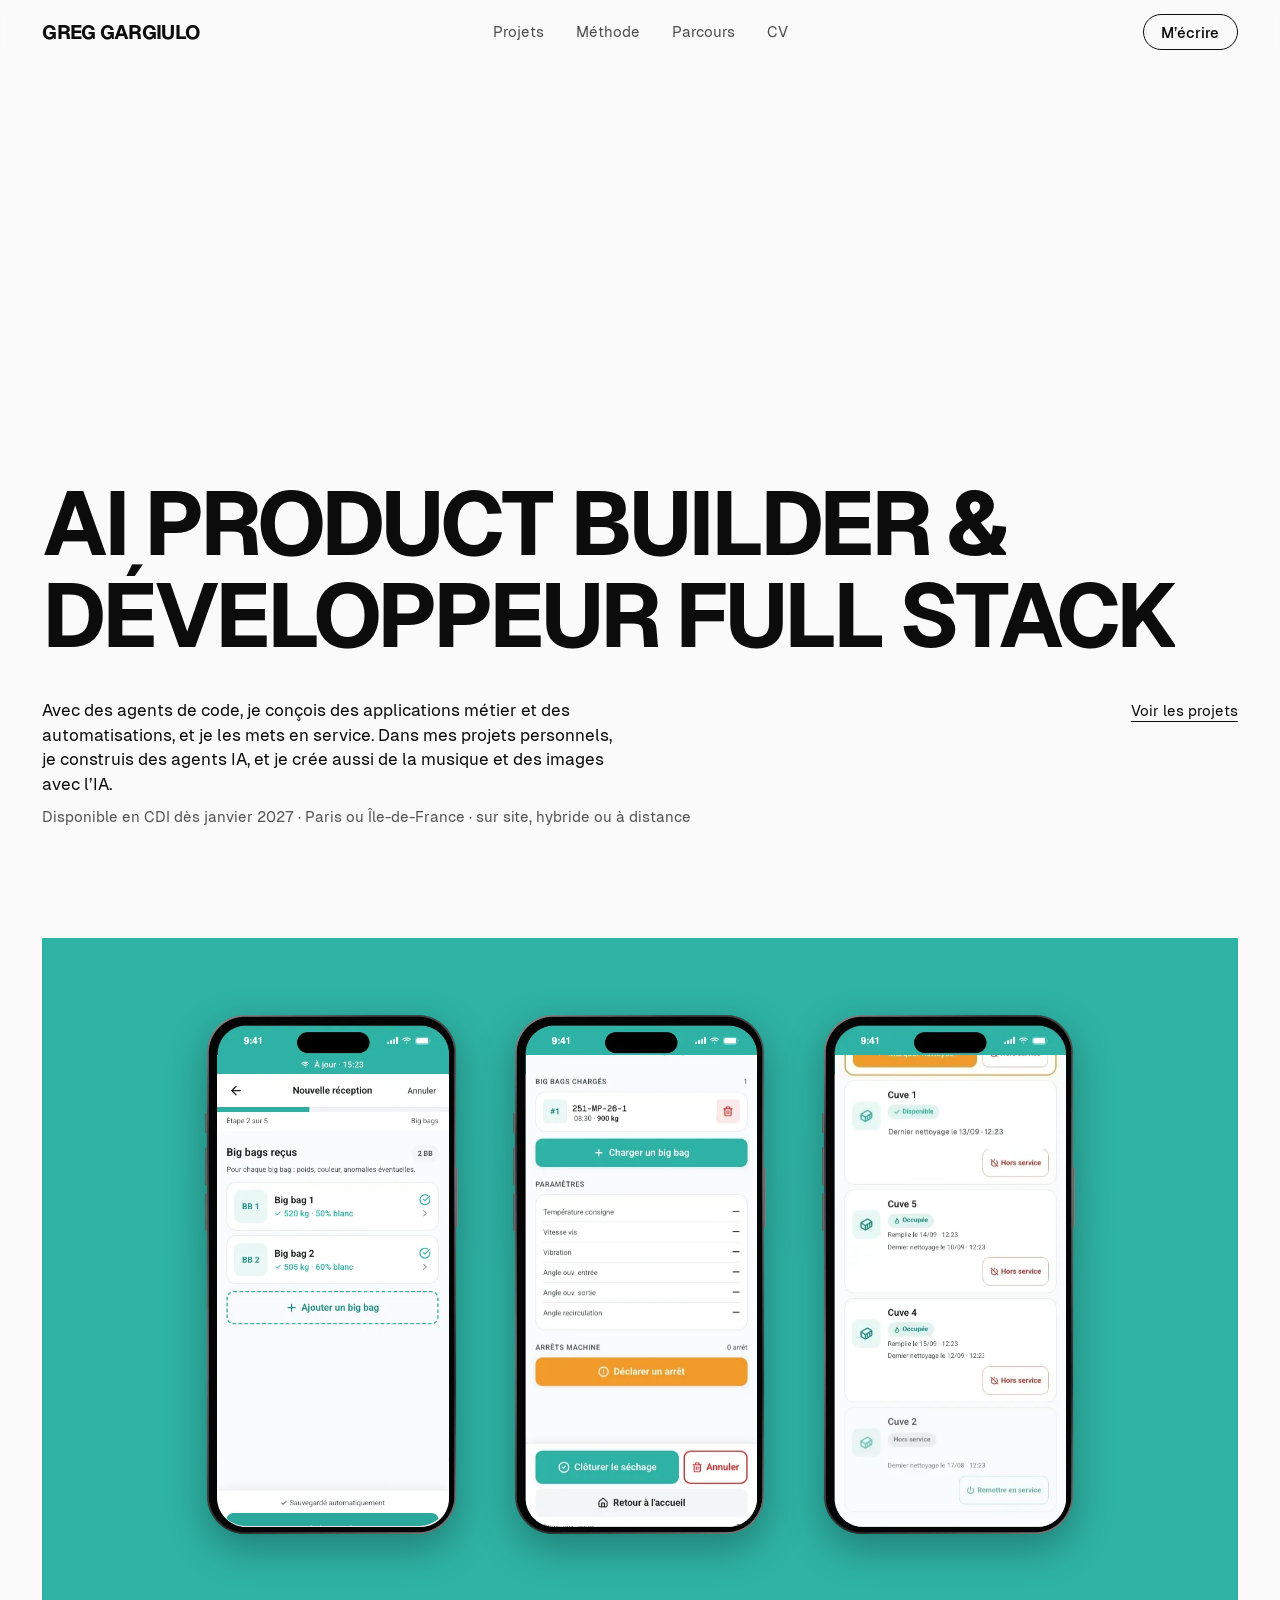
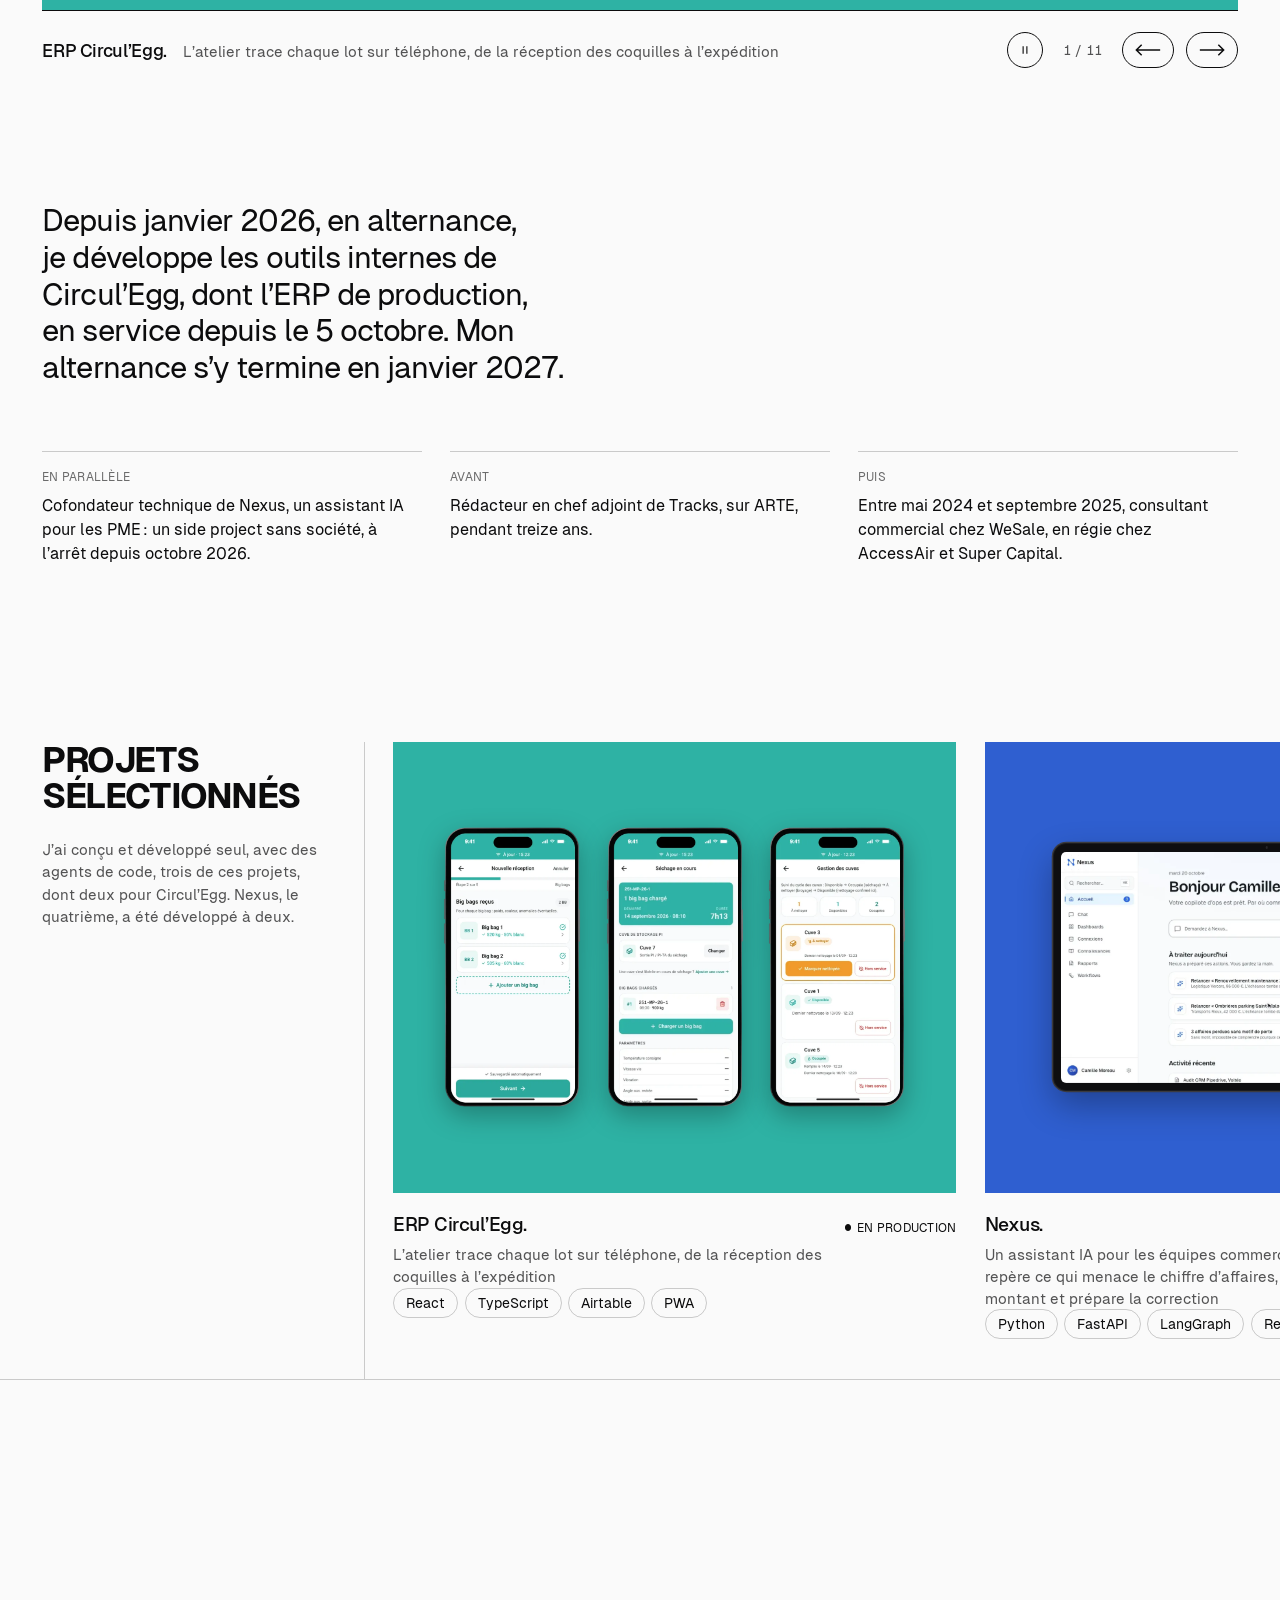
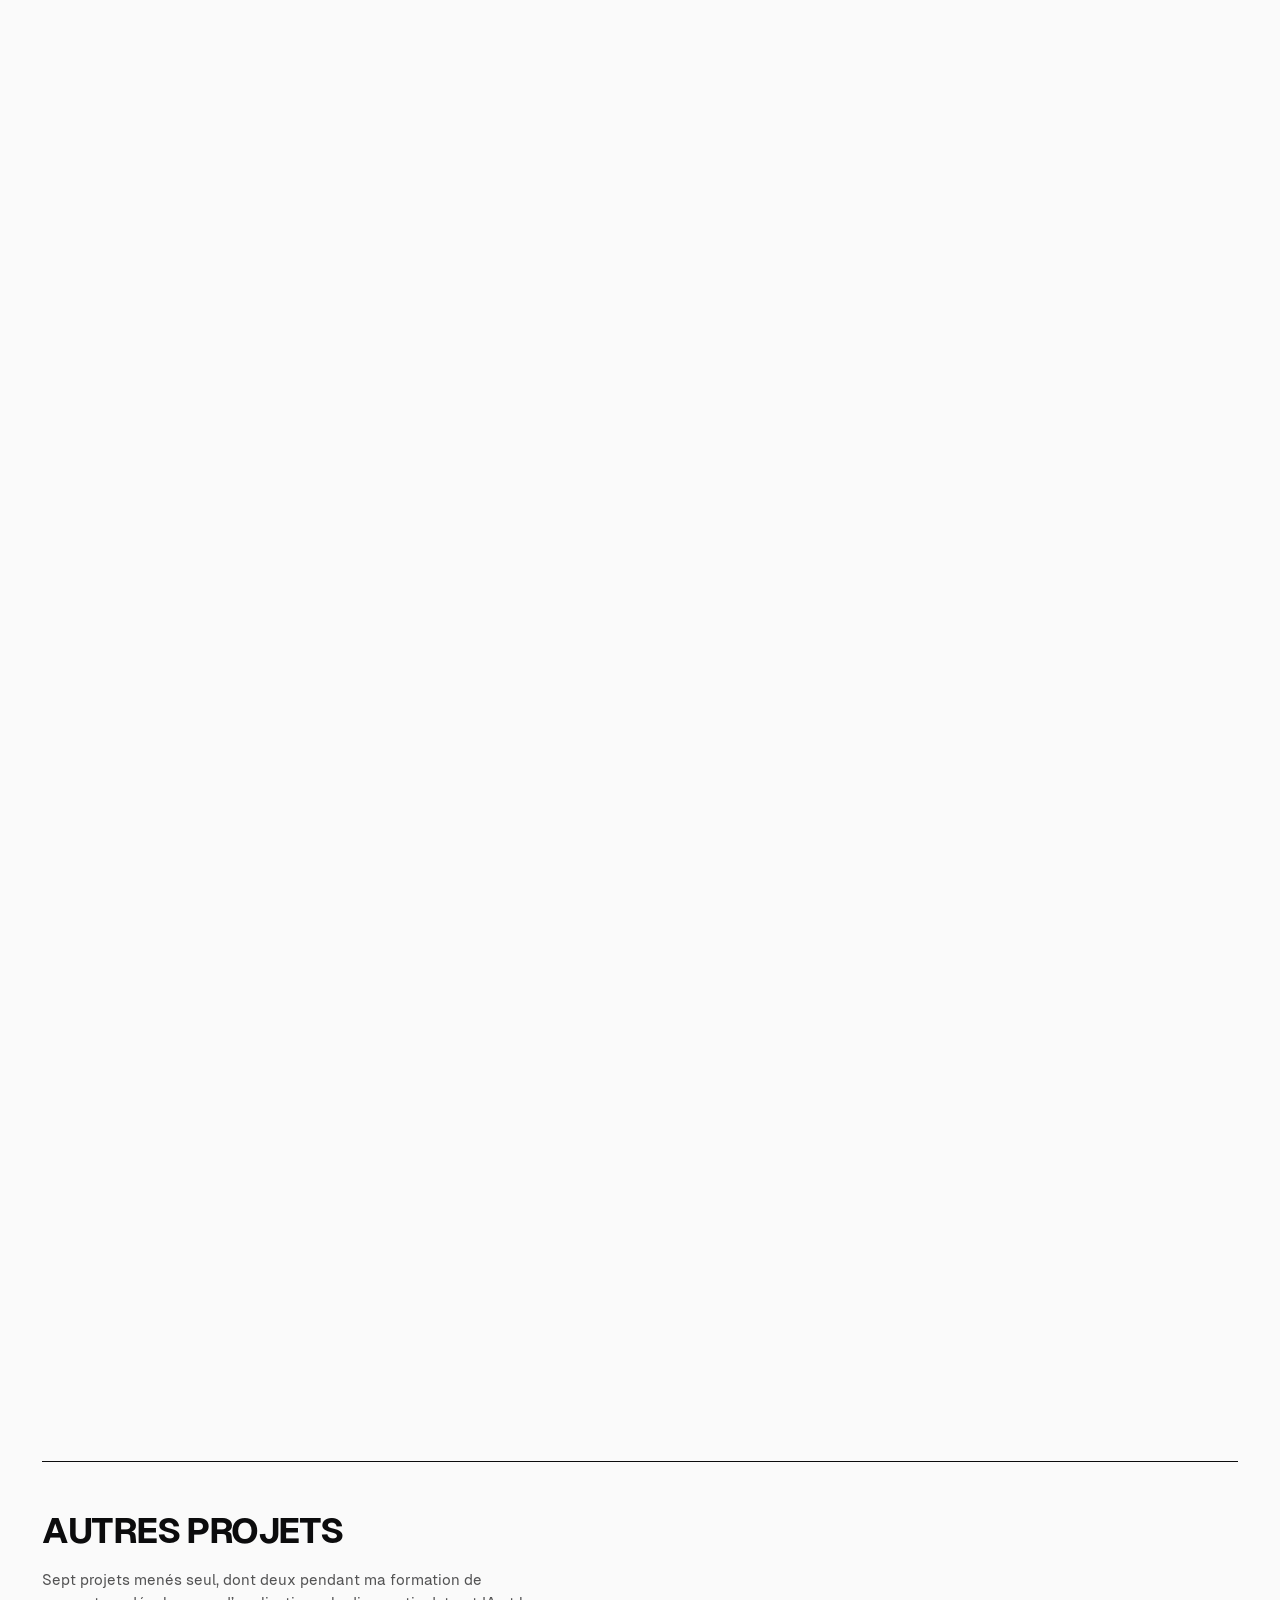
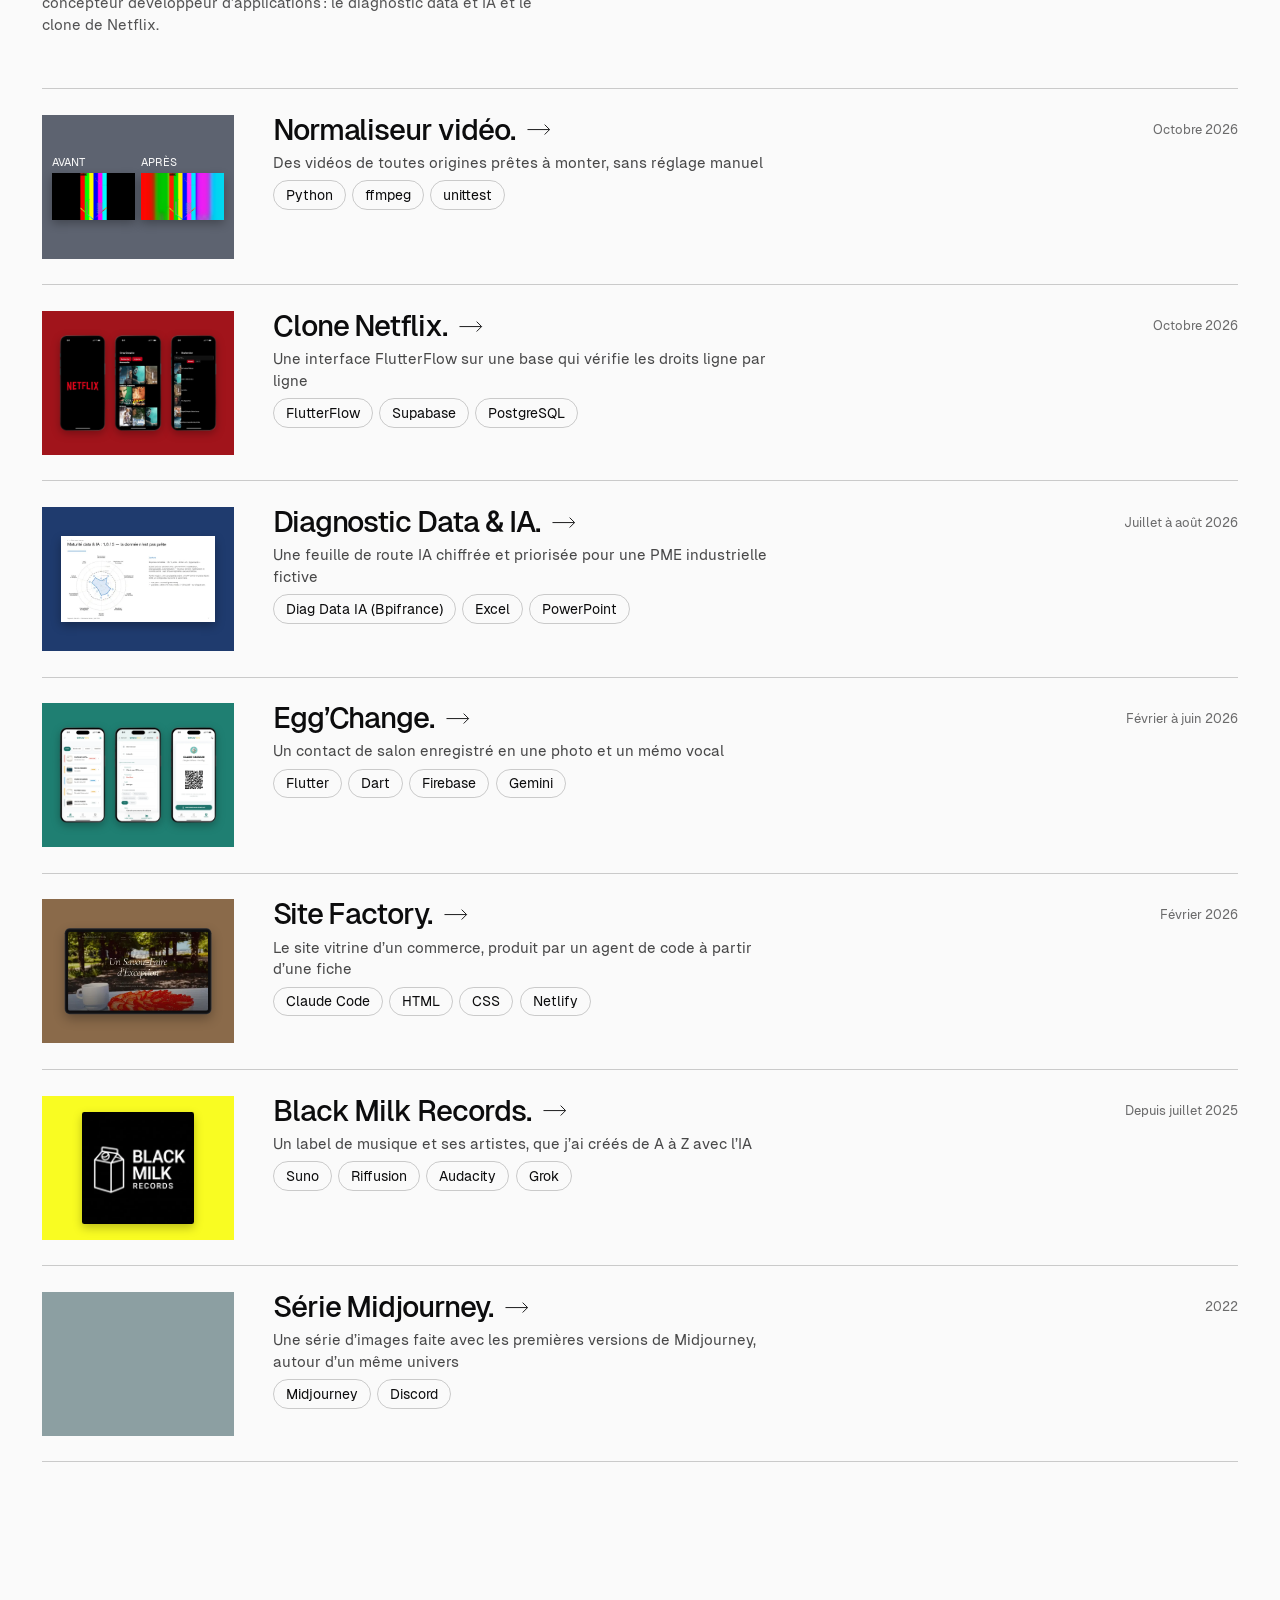
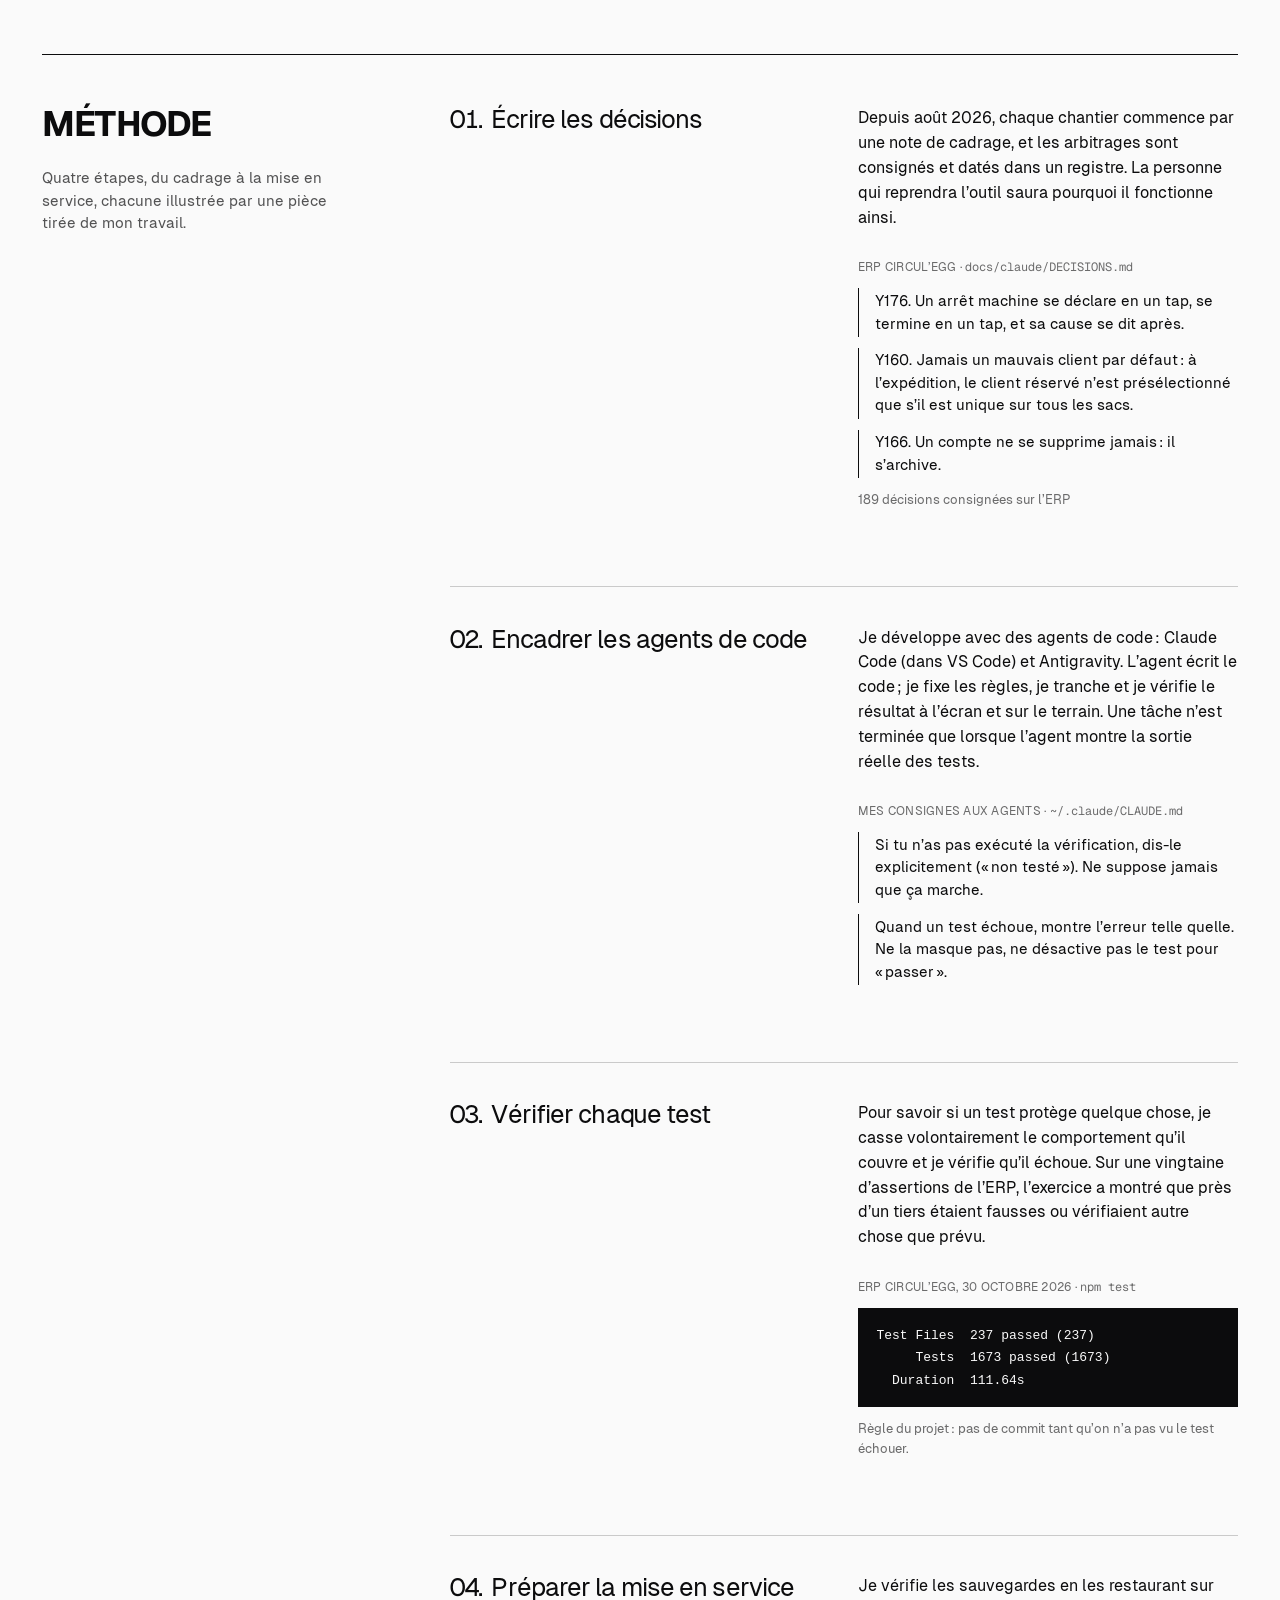
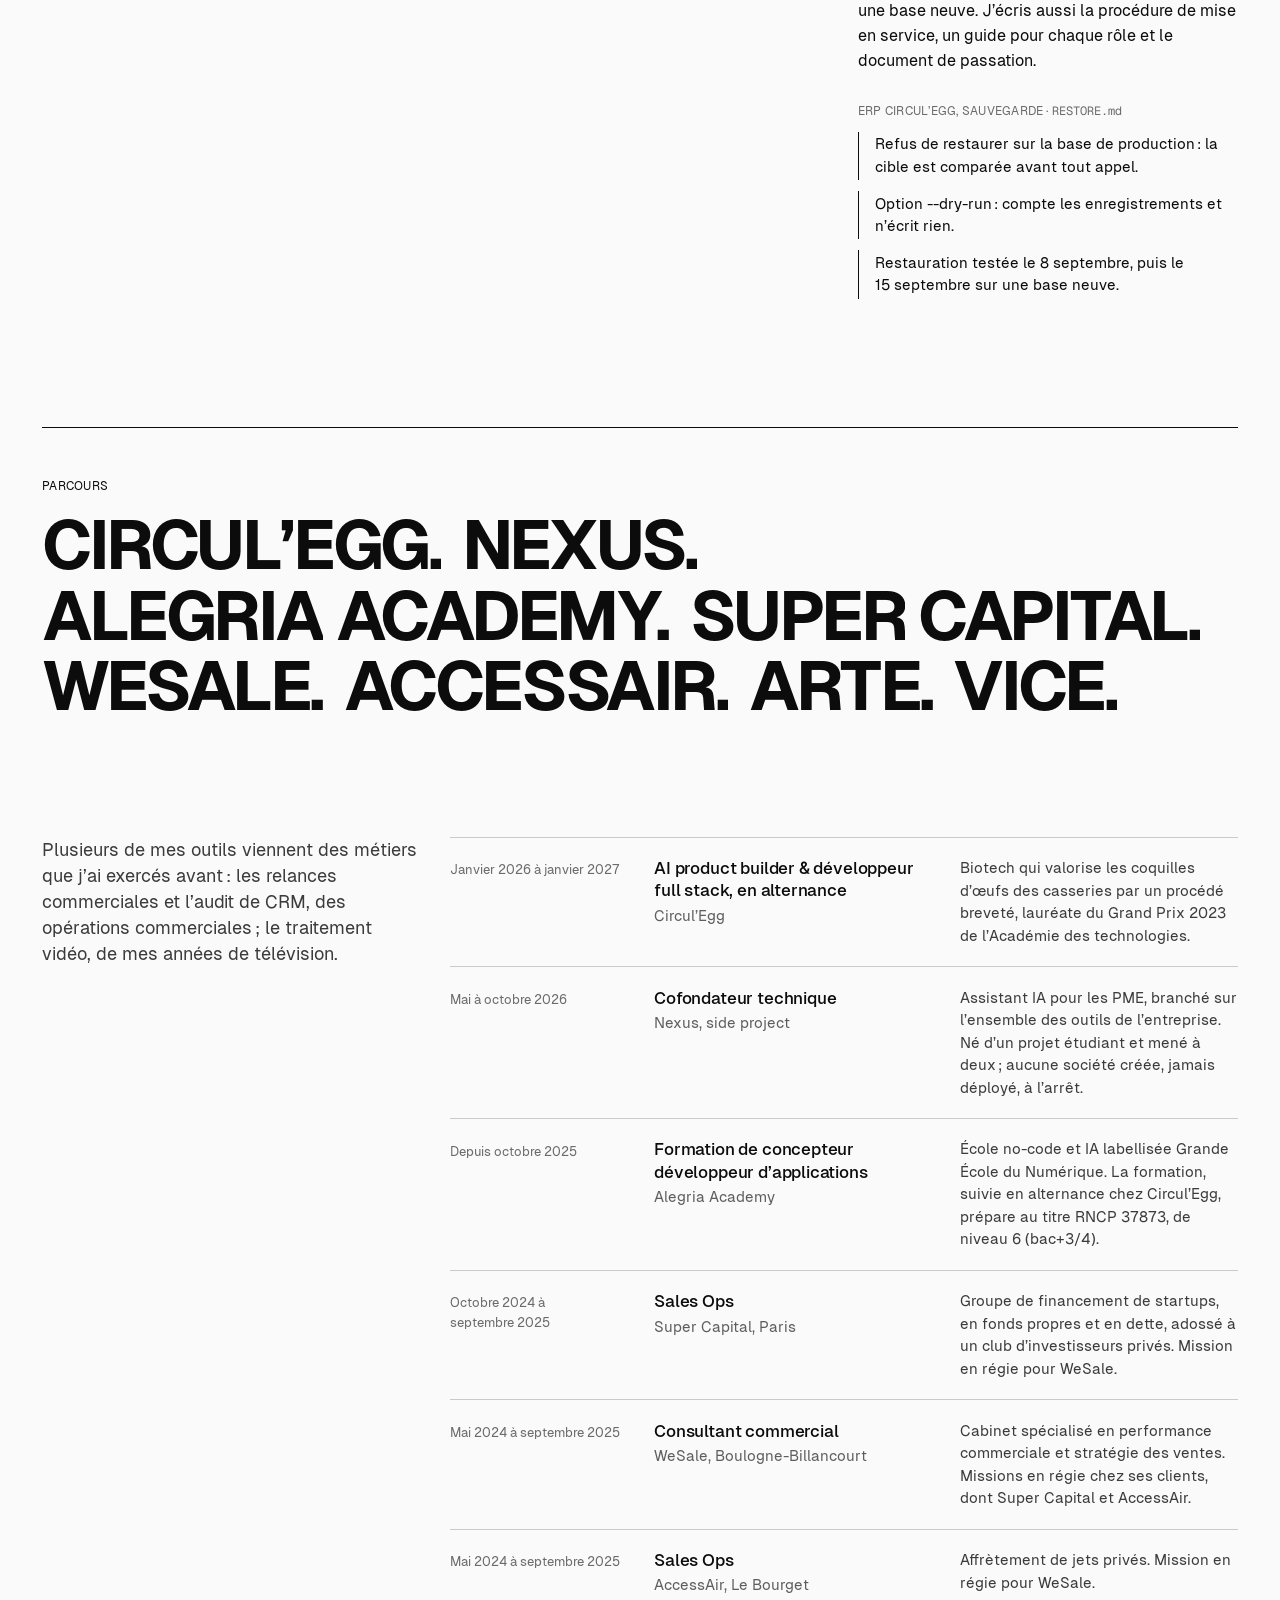
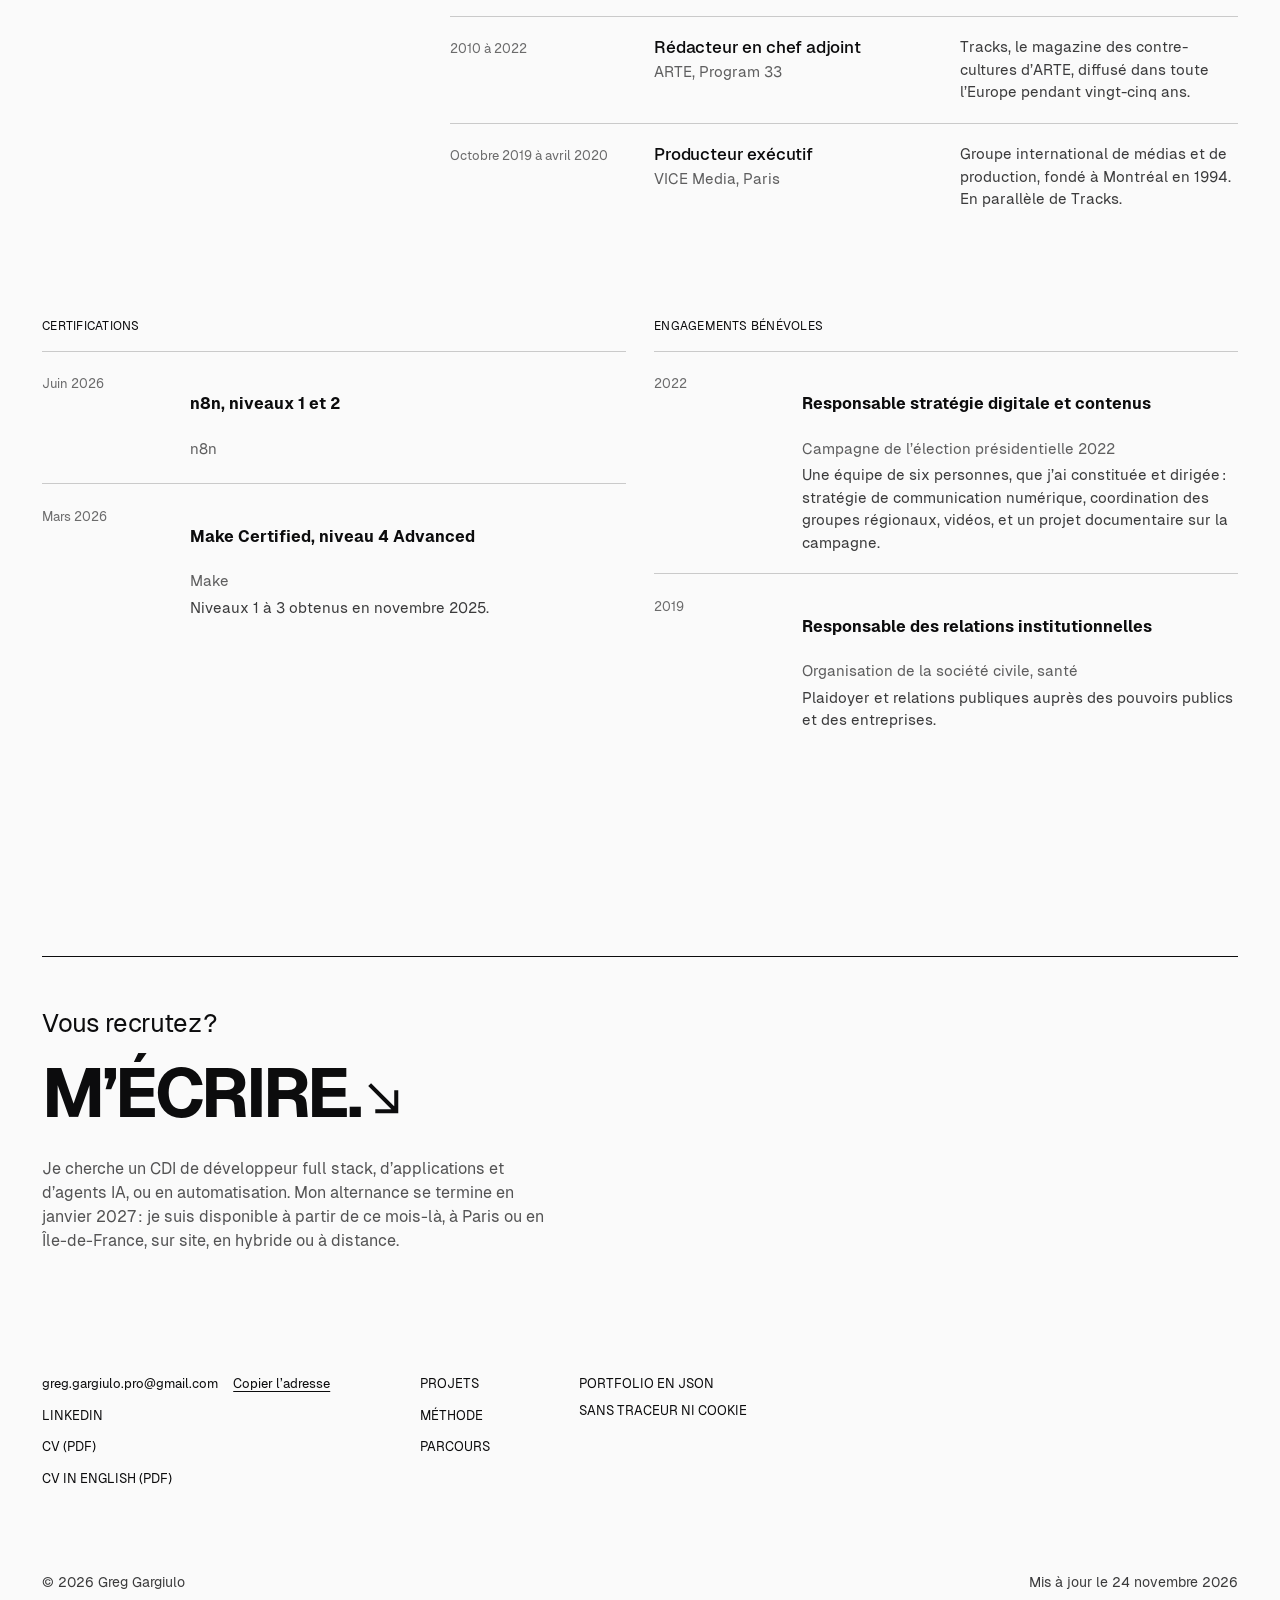
<file: index.html>
<!doctype html>
<html lang="fr" class="no-js">
<head>
<meta charset="utf-8">
<meta name="viewport" content="width=device-width, initial-scale=1">
<title>Greg Gargiulo | Développeur full stack et agents IA, Paris</title>
<meta name="description" content="Développeur full stack à Paris : applications métier, agents IA et automatisations. Onze études de cas, dont un ERP en production. Disponible en janvier 2027.">
<link rel="canonical" href="https://6gbigalt.github.io/">
<meta property="og:type" content="website">
<meta property="og:title" content="Greg Gargiulo | Développeur full stack et agents IA, Paris">
<meta property="og:description" content="Développeur full stack à Paris : applications métier, agents IA et automatisations. Onze études de cas, dont un ERP en production. Disponible en janvier 2027.">
<meta property="og:url" content="https://6gbigalt.github.io/">
<meta property="og:image" content="https://6gbigalt.github.io/assets/og.png">
<meta property="og:locale" content="fr_FR">
<meta property="og:image:width" content="1200">
<meta property="og:image:height" content="630">
<meta property="og:image:alt" content="Greg Gargiulo, AI product builder &amp; développeur full stack">
<meta name="twitter:card" content="summary_large_image">
<meta name="theme-color" content="#fafafa">
<link rel="icon" href="assets/favicon-32.png" type="image/png" sizes="32x32">
<link rel="apple-touch-icon" href="assets/apple-touch-icon.png">
<link rel="preload" href="assets/fonts/geist-400.woff2" as="font" type="font/woff2" crossorigin>
<link rel="preload" href="assets/fonts/geist-500.woff2" as="font" type="font/woff2" crossorigin>
<link rel="preload" href="assets/fonts/geist-700.woff2" as="font" type="font/woff2" crossorigin>
<link rel="stylesheet" href="assets/css/site.css?v=06cb44fd5e">
<link rel="alternate" type="application/json" href="portfolio.json" title="Portfolio en JSON">
<script>try{new Function("a?.b??0");document.documentElement.classList.replace("no-js","js")}catch(e){}</script>
<script src="assets/js/site.js?v=6f01b619e6" defer></script>
<script type="speculationrules">{"prerender":[{"where":{"href_matches":"/projets/*"},"eagerness":"moderate"}]}</script>
<script type="application/ld+json">{"@context":"https://schema.org","@graph":[{"@type":"Person","@id":"https://6gbigalt.github.io/#greg","name":"Greg Gargiulo","jobTitle":"AI product builder & développeur full stack","email":"mailto:greg.gargiulo.pro@gmail.com","url":"https://6gbigalt.github.io/","sameAs":["https://www.linkedin.com/in/g-gargiulo/"],"knowsAbout":["Applications métier","Agents IA","Automatisation","React","TypeScript","Python","FastAPI","n8n","Flutter"]},{"@type":"WebSite","url":"https://6gbigalt.github.io/","name":"Greg Gargiulo","inLanguage":"fr"},{"@type":"ProfilePage","url":"https://6gbigalt.github.io/","inLanguage":"fr","mainEntity":{"@id":"https://6gbigalt.github.io/#greg"}}]}</script>
</head>
<body class="page-home">
<a class="skip" href="#contenu">Aller au contenu</a>
<header class="hdr">
  <a class="hdr-name" href="">Greg Gargiulo</a>
  <nav class="hdr-nav" aria-label="Navigation principale">
    <a href="#projets">Projets</a>
    <a href="#methode">Méthode</a>
    <a href="#parcours">Parcours</a>
    <a href="assets/Greg-Gargiulo-CV.pdf" download>CV</a>
  </nav>
  <div class="hdr-right">
    <a class="btn" href="mailto:greg.gargiulo.pro@gmail.com">M’écrire</a>
    <button type="button" class="toggle" aria-expanded="false" aria-controls="menu" aria-label="Ouvrir le menu"><span></span><span></span></button>
  </div>
</header>
<div class="menu" id="menu">
  <nav class="menu-nav" aria-label="Menu">
    <ul role="list">
      <li style="--i:0"><a href="#projets">Projets</a></li>
      <li style="--i:1"><a href="#methode">Méthode</a></li>
      <li style="--i:2"><a href="#parcours">Parcours</a></li>
      <li style="--i:3"><a href="#contact">Contact</a></li>
    </ul>
  </nav>
  <div class="menu-foot">
    <a href="mailto:greg.gargiulo.pro@gmail.com">greg.gargiulo.pro@gmail.com</a>
    <a href="https://www.linkedin.com/in/g-gargiulo/" rel="me">LinkedIn</a>
    <a href="assets/Greg-Gargiulo-CV.pdf" download>CV (PDF)</a>
  </div>
</div>
<main id="contenu">
<section class="hero" aria-labelledby="hero-titre">
  <div class="wrap hero-inner">
    <h1 id="hero-titre" class="hero-title"><span class="visually-hidden">Greg Gargiulo, </span><span class="hero-plus" aria-hidden="true"></span><span class="w"><span style="--i:0">AI</span></span> <span class="w"><span style="--i:1">product</span></span> <span class="w"><span style="--i:2">builder</span></span> <span class="w"><span style="--i:3">&amp;</span></span> <span class="w"><span style="--i:4">développeur</span></span> <span class="w"><span style="--i:5">full</span></span> <span class="w"><span style="--i:6">stack</span></span></h1>
    <div class="hero-foot">
      <div class="hero-text">
        <p class="hero-sub">Avec des agents de code, je conçois des applications métier et des automatisations, et je les mets en service. Dans mes projets personnels, je construis des agents IA, et je crée aussi de la musique et des images avec l’IA.</p>
        <p class="hero-avail">Disponible en CDI dès janvier 2027 · Paris ou Île-⁠de-⁠France · sur site, hybride ou à distance</p>
      </div>
      <a class="ulink" href="#projets">Voir les projets</a>
    </div>
  </div>
</section>

<section class="showcase" aria-label="Les projets en images">
  <div class="wrap">
    <div class="reel" data-motion="time">
      <div class="reel-frame" aria-hidden="true">
        <div class="reel-slide" data-href="projets/erp-circulegg/" data-name="ERP Circul’Egg." data-outcome="L’atelier trace chaque lot sur téléphone, de la réception des coquilles à l’expédition">
          <div class="stage stage--phones stage--reel" style="--tone:#2eb2a4;--on:#0c0c0d" aria-hidden="true"><div class="phones"><div class="handset"><img class="phone" src="assets/captures/erp-circulegg/reception-phone.webp" srcset="assets/captures/erp-circulegg/reception-phone.w480.webp 480w, assets/captures/erp-circulegg/reception-phone.webp 960w" sizes="(min-width: 900px) 20vw, 34vw" alt="" width="960" height="1929" loading="eager" decoding="async"><div class="screen screen--phone"><div class="live live--seq" data-seq="assets/captures/erp-circulegg/reception-screen.webp assets/captures/erp-circulegg/bigbag-screen.webp assets/captures/erp-circulegg/ensachage-screen.webp assets/captures/erp-circulegg/expedition-screen.webp" data-span="3" style="--loop:9.6s"></div></div></div><div class="handset"><img class="phone" src="assets/captures/erp-circulegg/sechage-phone.webp" srcset="assets/captures/erp-circulegg/sechage-phone.w480.webp 480w, assets/captures/erp-circulegg/sechage-phone.webp 960w" sizes="(min-width: 900px) 20vw, 34vw" alt="" width="960" height="1929" loading="eager" decoding="async"><div class="screen screen--phone"><div class="live live--page" data-src="assets/captures/erp-circulegg/sechage-page.webp" data-srcset="assets/captures/erp-circulegg/sechage-page.webp 390w" data-sizes="(min-width: 900px) 20vw, 40vw" style="--loop:8s"></div></div></div><div class="handset"><img class="phone" src="assets/captures/erp-circulegg/cuves-phone.webp" srcset="assets/captures/erp-circulegg/cuves-phone.w480.webp 480w, assets/captures/erp-circulegg/cuves-phone.webp 960w" sizes="(min-width: 900px) 20vw, 34vw" alt="" width="960" height="1929" loading="eager" decoding="async"><div class="screen screen--phone"><div class="live live--page" data-src="assets/captures/erp-circulegg/cuves-page.webp" data-srcset="assets/captures/erp-circulegg/cuves-page.webp 390w" data-sizes="(min-width: 900px) 20vw, 40vw" style="--loop:8s"></div></div></div></div></div>
        </div>
        <div class="reel-slide" data-href="projets/nexus/" data-name="Nexus." data-outcome="Un assistant IA pour les équipes commerciales de PME : il repère ce qui menace le chiffre d’affaires, en donne le montant et prépare la correction">
          <div class="stage stage--browser stage--reel" style="--tone:#2f5fd0;--on:#fafafa" aria-hidden="true"><div class="tablet"><div class="screen"><img src="assets/captures/nexus/accueil.webp" srcset="assets/captures/nexus/accueil.w480.webp 480w, assets/captures/nexus/accueil.w1200.webp 1200w, assets/captures/nexus/accueil.webp 2400w" sizes="(min-width: 900px) 92vw, 100vw" alt="" width="2400" height="1350" loading="eager" decoding="async"><div class="live live--video" data-src="assets/captures/nexus/accueil-clip.mp4" style="--loop:14.3s"></div></div></div></div>
        </div>
        <div class="reel-slide" data-href="projets/onyx/" data-name="Onyx." data-outcome="Un agent IA personnel qui apprend des corrections qu’on lui fait, consolide sa mémoire chaque jour et agit dans Gmail, Google Agenda et Notion">
          <div class="stage stage--browser stage--reel" style="--tone:#7a756c;--on:#0c0c0d" aria-hidden="true"><div class="tablet"><div class="screen"><img src="assets/captures/onyx/welcome.webp" srcset="assets/captures/onyx/welcome.w480.webp 480w, assets/captures/onyx/welcome.w1200.webp 1200w, assets/captures/onyx/welcome.webp 1920w" sizes="(min-width: 900px) 92vw, 100vw" alt="" width="1920" height="1080" loading="lazy" decoding="async"><div class="live live--video" data-src="assets/captures/onyx/accueil-memoire-clip.mp4" style="--loop:7.2s"></div></div></div></div>
        </div>
        <div class="reel-slide" data-href="projets/relances-commerciales/" data-name="Sales Army." data-outcome="Une séquence de relances conçue pour préparer les brouillons du commercial">
          <div class="stage stage--cadence stage--reel" style="--tone:#c2472f;--on:#fafafa" aria-hidden="true"><div class="cadence"><ol role="list"><li style="--n:0"><span class="cad-day">J+0</span><span class="cad-title">Après le rendez-vous</span></li><li style="--n:1"><span class="cad-day">J+7</span><span class="cad-title">Relance légère</span></li><li style="--n:2"><span class="cad-day">J+14</span><span class="cad-title">Changement d’angle</span></li><li style="--n:3"><span class="cad-day">J+21</span><span class="cad-title">Rebond sur l’actualité</span></li><li style="--n:4"><span class="cad-day">J+35</span><span class="cad-title">Preuve</span></li><li style="--n:5"><span class="cad-day">J+56</span><span class="cad-title">Porte ouverte</span></li></ol></div></div>
        </div>
        <div class="reel-slide" data-href="projets/normaliseur-video/" data-name="Normaliseur vidéo." data-outcome="Des vidéos de toutes origines prêtes à monter, sans réglage manuel">
          <div class="stage stage--compare stage--reel" style="--tone:#5d6370;--on:#fafafa" aria-hidden="true"><div class="compare">
          <div class="compare-side"><span class="compare-label">Avant</span><div class="compare-frame"><img src="assets/captures/normaliseur-video/avant-bandes.webp" srcset="assets/captures/normaliseur-video/avant-bandes.w480.webp 480w, assets/captures/normaliseur-video/avant-bandes.webp 1280w" sizes="(min-width: 900px) 92vw, 100vw" alt="" width="1280" height="720" loading="lazy" decoding="async"></div></div>
          <div class="compare-side"><span class="compare-label">Après</span><div class="compare-frame compare-frame--wipe"><img src="assets/captures/normaliseur-video/avant-bandes.webp" srcset="assets/captures/normaliseur-video/avant-bandes.w480.webp 480w, assets/captures/normaliseur-video/avant-bandes.webp 1280w" sizes="(min-width: 900px) 92vw, 100vw" alt="" width="1280" height="720" loading="lazy" decoding="async"><img class="compare-after" src="assets/captures/normaliseur-video/apres-bandes.webp" srcset="assets/captures/normaliseur-video/apres-bandes.w480.webp 480w, assets/captures/normaliseur-video/apres-bandes.w1200.webp 1200w, assets/captures/normaliseur-video/apres-bandes.webp 1920w" sizes="(min-width: 900px) 92vw, 100vw" alt="" width="1920" height="1080" loading="lazy" decoding="async"></div></div>
        </div></div>
        </div>
        <div class="reel-slide" data-href="projets/netflix-flutterflow/" data-name="Clone Netflix." data-outcome="Une interface FlutterFlow sur une base qui vérifie les droits ligne par ligne">
          <div class="stage stage--phones stage--reel" style="--tone:#a1141b;--on:#fafafa" aria-hidden="true"><div class="phones"><div class="handset"><img class="phone" src="assets/captures/netflix-flutterflow/splash-phone.webp" srcset="assets/captures/netflix-flutterflow/splash-phone.w480.webp 480w, assets/captures/netflix-flutterflow/splash-phone.webp 960w" sizes="(min-width: 900px) 20vw, 34vw" alt="" width="960" height="1929" loading="lazy" decoding="async"><div class="screen screen--phone"><div class="live live--seq" data-seq="assets/captures/netflix-flutterflow/splash-screen.webp assets/captures/netflix-flutterflow/onboarding-screen.webp assets/captures/netflix-flutterflow/inscription-screen.webp assets/captures/netflix-flutterflow/profils-screen.webp" data-span="3" style="--loop:9.6s"></div></div></div><div class="handset"><img class="phone" src="assets/captures/netflix-flutterflow/accueil-phone.webp" srcset="assets/captures/netflix-flutterflow/accueil-phone.w480.webp 480w, assets/captures/netflix-flutterflow/accueil-phone.webp 960w" sizes="(min-width: 900px) 20vw, 34vw" alt="" width="960" height="1929" loading="lazy" decoding="async"><div class="screen screen--phone"><div class="live live--seq" data-seq="assets/captures/netflix-flutterflow/accueil-screen.webp assets/captures/netflix-flutterflow/fiche-screen.webp" data-span="1" style="--loop:4.8s;--m-delay:-1.2s"></div></div></div><div class="handset"><img class="phone" src="assets/captures/netflix-flutterflow/recherche-phone.webp" srcset="assets/captures/netflix-flutterflow/recherche-phone.w480.webp 480w, assets/captures/netflix-flutterflow/recherche-phone.webp 960w" sizes="(min-width: 900px) 20vw, 34vw" alt="" width="960" height="1929" loading="lazy" decoding="async"><div class="screen screen--phone"><div class="live live--seq" data-seq="assets/captures/netflix-flutterflow/recherche-screen.webp assets/captures/netflix-flutterflow/tri-screen.webp" data-span="1" style="--loop:4.8s;--m-delay:-2.4s"></div></div></div></div></div>
        </div>
        <div class="reel-slide" data-href="projets/diagnostic-data-ia/" data-name="Diagnostic Data &amp; IA." data-outcome="Une feuille de route IA chiffrée et priorisée pour une PME industrielle fictive">
          <div class="stage stage--doc stage--reel" style="--tone:#1f3b6e;--on:#fafafa" aria-hidden="true"><div class="paper paper--seq"><img src="assets/captures/diagnostic-data-ia/radar.webp" srcset="assets/captures/diagnostic-data-ia/radar.w480.webp 480w, assets/captures/diagnostic-data-ia/radar.w1200.webp 1200w, assets/captures/diagnostic-data-ia/radar.webp 2000w" sizes="(min-width: 900px) 92vw, 100vw" alt="" width="2000" height="1125" loading="lazy" decoding="async"><div class="live live--seq" data-seq="assets/captures/diagnostic-data-ia/page-7.webp assets/captures/diagnostic-data-ia/page-8.webp assets/captures/diagnostic-data-ia/page-9.webp assets/captures/diagnostic-data-ia/page-10.webp assets/captures/diagnostic-data-ia/page-11.webp assets/captures/diagnostic-data-ia/page-16.webp assets/captures/diagnostic-data-ia/page-20.webp" data-span="6" style="--loop:16.8s"></div></div></div>
        </div>
        <div class="reel-slide" data-href="projets/eggchange/" data-name="Egg’Change." data-outcome="Un contact de salon enregistré en une photo et un mémo vocal">
          <div class="stage stage--phones stage--reel" style="--tone:#1f7f72;--on:#fafafa" aria-hidden="true"><div class="phones"><div class="handset"><img class="phone" src="assets/captures/eggchange/prospects-phone.webp" srcset="assets/captures/eggchange/prospects-phone.w480.webp 480w, assets/captures/eggchange/prospects-phone.webp 960w" sizes="(min-width: 900px) 20vw, 34vw" alt="" width="960" height="1929" loading="lazy" decoding="async"><div class="screen screen--phone"><div class="live live--video" data-src="assets/captures/eggchange/prospects-clip.mp4" style="--loop:4s"></div></div></div><div class="handset"><img class="phone" src="assets/captures/eggchange/qualification-phone.webp" srcset="assets/captures/eggchange/qualification-phone.w480.webp 480w, assets/captures/eggchange/qualification-phone.webp 960w" sizes="(min-width: 900px) 20vw, 34vw" alt="" width="960" height="1929" loading="lazy" decoding="async"><div class="screen screen--phone"><div class="live live--video" data-src="assets/captures/eggchange/fiche-clip.mp4" style="--loop:9.6s"></div></div></div><img class="phone" src="assets/captures/eggchange/carte-phone.webp" srcset="assets/captures/eggchange/carte-phone.w480.webp 480w, assets/captures/eggchange/carte-phone.webp 960w" sizes="(min-width: 900px) 20vw, 34vw" alt="" width="960" height="1929" loading="lazy" decoding="async"></div></div>
        </div>
        <div class="reel-slide" data-href="projets/site-factory/" data-name="Site Factory." data-outcome="Le site vitrine d’un commerce, produit par un agent de code à partir d’une fiche">
          <div class="stage stage--browser stage--reel" style="--tone:#8a6a4a;--on:#fafafa" aria-hidden="true"><div class="tablet"><div class="screen"><img src="assets/captures/site-factory/accueil.webp" srcset="assets/captures/site-factory/accueil.w480.webp 480w, assets/captures/site-factory/accueil.w1200.webp 1200w, assets/captures/site-factory/accueil.webp 2160w" sizes="(min-width: 900px) 92vw, 100vw" alt="" width="2160" height="1215" loading="lazy" decoding="async"><div class="live live--page" data-src="assets/captures/site-factory/accueil-page.webp" data-srcset="assets/captures/site-factory/accueil-page.w480.webp 480w, assets/captures/site-factory/accueil-page.w1200.webp 1200w, assets/captures/site-factory/accueil-page.webp 1800w" data-sizes="(min-width: 900px) 68vw, 88vw" style="--loop:22s"></div></div></div></div>
        </div>
        <div class="reel-slide" data-href="projets/black-milk-records/" data-name="Black Milk Records." data-outcome="Un label de musique et ses artistes, que j’ai créés de A à Z avec l’IA">
          <div class="stage stage--art stage--reel" style="--tone:#f9fc22;--on:#0c0c0d" aria-hidden="true"><div class="art"><img src="assets/captures/black-milk-records/logo.webp" srcset="assets/captures/black-milk-records/logo.w480.webp 480w, assets/captures/black-milk-records/logo.webp 968w" sizes="(min-width: 900px) 92vw, 100vw" alt="" width="968" height="968" loading="lazy" decoding="async"></div></div>
        </div>
        <div class="reel-slide" data-href="projets/serie-midjourney/" data-name="Série Midjourney." data-outcome="Une série d’images faite avec les premières versions de Midjourney, autour d’un même univers">
          <div class="stage stage--photo stage--reel" style="--tone:#8c9fa2;--on:#0c0c0d" aria-hidden="true"><div class="photo"><img src="assets/captures/serie-midjourney/sphere.webp" srcset="assets/captures/serie-midjourney/sphere.w480.webp 480w, assets/captures/serie-midjourney/sphere.w1200.webp 1200w, assets/captures/serie-midjourney/sphere.webp 2160w" sizes="(min-width: 900px) 92vw, 100vw" alt="" width="2160" height="1206" loading="lazy" decoding="async"></div></div>
        </div>
      </div>
      <div class="reel-bar">
        <a class="reel-link" href="projets/erp-circulegg/"><span class="reel-title">ERP Circul’Egg.</span> <span class="reel-outcome">L’atelier trace chaque lot sur téléphone, de la réception des coquilles à l’expédition</span></a>
        <p class="reel-status visually-hidden" role="status"></p>
        <div class="reel-ctrl">
          <button type="button" class="arrow reel-pause" aria-label="Mettre les animations en pause"><svg class="i-pause" viewBox="0 0 16 16" aria-hidden="true" focusable="false"><path d="M5.5 3v10M10.5 3v10" fill="none" stroke="currentColor" stroke-width="1.5"/></svg><svg class="i-play" viewBox="0 0 16 16" aria-hidden="true" focusable="false"><path d="M5 3.2l8 4.8-8 4.8z" fill="none" stroke="currentColor" stroke-width="1.5" stroke-linejoin="round"/></svg></button>
          <span class="reel-count" aria-hidden="true">1 / 11</span>
          <div class="arrows reel-arrows">
            <button type="button" class="arrow arrow--prev" data-dir="-1" aria-label="Projet précédent"><svg viewBox="0 0 38 18" aria-hidden="true" focusable="false"><path d="M0.75 9h35.5M28.5 1l8 8-8 8" fill="none" stroke="currentColor" stroke-width="1.5"/></svg></button>
            <button type="button" class="arrow" data-dir="1" aria-label="Projet suivant"><svg viewBox="0 0 38 18" aria-hidden="true" focusable="false"><path d="M0.75 9h35.5M28.5 1l8 8-8 8" fill="none" stroke="currentColor" stroke-width="1.5"/></svg></button>
          </div>
        </div>
      </div>
    </div>
  </div>
</section>

<section class="about" aria-labelledby="about-titre">
  <div class="wrap">
    <h2 id="about-titre" class="visually-hidden">Présentation</h2>
    <p class="about-lead">Depuis janvier 2026, en alternance, je développe les outils internes de Circul’Egg, dont l’ERP de production, en service depuis le 5 octobre. Mon alternance s’y termine en janvier 2027.</p>
    <dl class="about-facts">
      <div><dt>En parallèle</dt><dd>Cofondateur technique de Nexus, un assistant IA pour les PME : un side project sans société, à l’arrêt depuis octobre 2026.</dd></div>
      <div><dt>Avant</dt><dd>Rédacteur en chef adjoint de Tracks, sur ARTE, pendant treize ans.</dd></div>
      <div><dt>Puis</dt><dd>Entre mai 2024 et septembre 2025, consultant commercial chez WeSale, en régie chez AccessAir et Super Capital.</dd></div>
    </dl>
  </div>
</section>

<section class="works" id="projets" aria-labelledby="projets-titre">
  <div class="works-pin">
    <div class="wrap works-grid">
      <div class="works-side">
        <h2 id="projets-titre" class="h-section">Projets sélectionnés</h2>
        <p class="works-intro">J’ai conçu et développé seul, avec des agents de code, trois de ces projets, dont deux pour Circul’Egg. Nexus, le quatrième, a été développé à deux.</p>
        <div class="works-ctrl">
          <div class="arrows">
            <button type="button" class="arrow arrow--prev" data-dir="-1" aria-label="Projet précédent"><svg viewBox="0 0 38 18" aria-hidden="true" focusable="false"><path d="M0.75 9h35.5M28.5 1l8 8-8 8" fill="none" stroke="currentColor" stroke-width="1.5"/></svg></button>
            <button type="button" class="arrow" data-dir="1" aria-label="Projet suivant"><svg viewBox="0 0 38 18" aria-hidden="true" focusable="false"><path d="M0.75 9h35.5M28.5 1l8 8-8 8" fill="none" stroke="currentColor" stroke-width="1.5"/></svg></button>
          </div>
        </div>
      </div>
      <ol class="works-track" role="list" tabindex="0" aria-label="Projets sélectionnés">
          <li class="slide">
          <a class="slide-link" href="projets/erp-circulegg/">
            <div class="stage stage--phones stage--slide" style="--tone:#2eb2a4;--on:#0c0c0d" aria-hidden="true"><div class="phones"><img class="phone" src="assets/captures/erp-circulegg/reception-phone.webp" srcset="assets/captures/erp-circulegg/reception-phone.w480.webp 480w, assets/captures/erp-circulegg/reception-phone.webp 960w" sizes="(min-width: 900px) 12vw, 26vw" alt="" width="960" height="1929" loading="eager" decoding="async"><img class="phone" src="assets/captures/erp-circulegg/sechage-phone.webp" srcset="assets/captures/erp-circulegg/sechage-phone.w480.webp 480w, assets/captures/erp-circulegg/sechage-phone.webp 960w" sizes="(min-width: 900px) 12vw, 26vw" alt="" width="960" height="1929" loading="eager" decoding="async"><img class="phone" src="assets/captures/erp-circulegg/cuves-phone.webp" srcset="assets/captures/erp-circulegg/cuves-phone.w480.webp 480w, assets/captures/erp-circulegg/cuves-phone.webp 960w" sizes="(min-width: 900px) 12vw, 26vw" alt="" width="960" height="1929" loading="eager" decoding="async"></div></div>
            <span class="slide-cap"><span class="slide-name">ERP Circul’Egg.</span><span class="status status--production">En production</span></span>
            <span class="slide-outcome">L’atelier trace chaque lot sur téléphone, de la réception des coquilles à l’expédition</span>
            <ul class="tags tags--sm slide-stack" role="list" aria-label="Technologies principales"><li>React</li><li>TypeScript</li><li>Airtable</li><li>PWA</li></ul>
          </a>
        </li>
          <li class="slide">
          <a class="slide-link" href="projets/nexus/">
            <div class="stage stage--browser stage--slide" style="--tone:#2f5fd0;--on:#fafafa" aria-hidden="true"><div class="tablet"><img src="assets/captures/nexus/accueil.webp" srcset="assets/captures/nexus/accueil.w480.webp 480w, assets/captures/nexus/accueil.w1200.webp 1200w, assets/captures/nexus/accueil.webp 2400w" sizes="(min-width: 900px) 44vw, 82vw" alt="" width="2400" height="1350" loading="eager" decoding="async"></div></div>
            <span class="slide-cap"><span class="slide-name">Nexus.</span><span class="status status--prototype">À l’arrêt</span></span>
            <span class="slide-outcome">Un assistant IA pour les équipes commerciales de PME : il repère ce qui menace le chiffre d’affaires, en donne le montant et prépare la correction</span>
            <ul class="tags tags--sm slide-stack" role="list" aria-label="Technologies principales"><li>Python</li><li>FastAPI</li><li>LangGraph</li><li>React</li></ul>
          </a>
        </li>
          <li class="slide">
          <a class="slide-link" href="projets/onyx/">
            <div class="stage stage--browser stage--slide" style="--tone:#7a756c;--on:#0c0c0d" aria-hidden="true"><div class="tablet"><img src="assets/captures/onyx/welcome.webp" srcset="assets/captures/onyx/welcome.w480.webp 480w, assets/captures/onyx/welcome.w1200.webp 1200w, assets/captures/onyx/welcome.webp 1920w" sizes="(min-width: 900px) 44vw, 82vw" alt="" width="1920" height="1080" loading="lazy" decoding="async"></div></div>
            <span class="slide-cap"><span class="slide-name">Onyx.</span><span class="status status--prototype">Prototype</span></span>
            <span class="slide-outcome">Un agent IA personnel qui apprend des corrections qu’on lui fait, consolide sa mémoire chaque jour et agit dans Gmail, Google Agenda et Notion</span>
            <ul class="tags tags--sm slide-stack" role="list" aria-label="Technologies principales"><li>Python</li><li>FastAPI</li><li>LiteLLM</li><li>ChromaDB</li></ul>
          </a>
        </li>
          <li class="slide">
          <a class="slide-link" href="projets/relances-commerciales/">
            <div class="stage stage--cadence stage--slide" style="--tone:#c2472f;--on:#fafafa" aria-hidden="true"><div class="cadence"><ol role="list"><li style="--n:0"><span class="cad-day">J+0</span><span class="cad-title">Après le rendez-vous</span></li><li style="--n:1"><span class="cad-day">J+7</span><span class="cad-title">Relance légère</span></li><li style="--n:2"><span class="cad-day">J+14</span><span class="cad-title">Changement d’angle</span></li><li style="--n:3"><span class="cad-day">J+21</span><span class="cad-title">Rebond sur l’actualité</span></li><li style="--n:4"><span class="cad-day">J+35</span><span class="cad-title">Preuve</span></li><li style="--n:5"><span class="cad-day">J+56</span><span class="cad-title">Porte ouverte</span></li></ol></div></div>
            <span class="slide-cap"><span class="slide-name">Sales Army.</span><span class="status status--done">Conçu</span></span>
            <span class="slide-outcome">Une séquence de relances conçue pour préparer les brouillons du commercial</span>
            <ul class="tags tags--sm slide-stack" role="list" aria-label="Technologies principales"><li>n8n</li><li>Claude</li><li>Pipedrive</li><li>Microsoft Graph</li></ul>
          </a>
        </li>
      </ol>
    </div>
  </div>
</section>

<section class="index" id="atelier" aria-labelledby="atelier-titre">
  <div class="wrap">
    <div class="index-head">
      <h2 id="atelier-titre" class="h-section">Autres projets</h2>
      <p>Sept projets menés seul, dont deux pendant ma formation de concepteur développeur d’applications : le diagnostic data et IA et le clone de Netflix.</p>
    </div>
    <ul class="index-list" role="list">
        <li>
          <a class="irow" href="projets/normaliseur-video/">
            <div class="irow-thumb"><div class="stage stage--compare stage--mini" style="--tone:#5d6370;--on:#fafafa" aria-hidden="true"><div class="compare">
          <div class="compare-side"><span class="compare-label">Avant</span><div class="compare-frame"><img src="assets/captures/normaliseur-video/avant-bandes.webp" srcset="assets/captures/normaliseur-video/avant-bandes.w480.webp 480w, assets/captures/normaliseur-video/avant-bandes.webp 1280w" sizes="(min-width: 900px) 14rem, 32vw" alt="" width="1280" height="720" loading="lazy" decoding="async"></div></div>
          <div class="compare-side"><span class="compare-label">Après</span><div class="compare-frame"><img src="assets/captures/normaliseur-video/apres-bandes.webp" srcset="assets/captures/normaliseur-video/apres-bandes.w480.webp 480w, assets/captures/normaliseur-video/apres-bandes.w1200.webp 1200w, assets/captures/normaliseur-video/apres-bandes.webp 1920w" sizes="(min-width: 900px) 14rem, 32vw" alt="" width="1920" height="1080" loading="lazy" decoding="async"></div></div>
        </div></div></div>
            <span class="irow-name">Normaliseur vidéo.<span class="irow-arrow" aria-hidden="true"><svg viewBox="0 0 38 18" aria-hidden="true" focusable="false"><path d="M0.75 9h35.5M28.5 1l8 8-8 8" fill="none" stroke="currentColor" stroke-width="1.5"/></svg></span></span>
            <span class="irow-meta">Octobre 2026</span>
            <div class="irow-outcome">Des vidéos de toutes origines prêtes à monter, sans réglage manuel</div>
            <ul class="tags tags--sm irow-stack" role="list" aria-label="Technologies principales"><li>Python</li><li>ffmpeg</li><li>unittest</li></ul>
          </a>
        </li>
        <li>
          <a class="irow" href="projets/netflix-flutterflow/">
            <div class="irow-thumb"><div class="stage stage--phones stage--mini" style="--tone:#a1141b;--on:#fafafa" aria-hidden="true"><div class="phones"><img class="phone" src="assets/captures/netflix-flutterflow/splash-phone.webp" srcset="assets/captures/netflix-flutterflow/splash-phone.w480.webp 480w, assets/captures/netflix-flutterflow/splash-phone.webp 960w" sizes="(min-width: 900px) 5rem, 10vw" alt="" width="960" height="1929" loading="lazy" decoding="async"><img class="phone" src="assets/captures/netflix-flutterflow/accueil-phone.webp" srcset="assets/captures/netflix-flutterflow/accueil-phone.w480.webp 480w, assets/captures/netflix-flutterflow/accueil-phone.webp 960w" sizes="(min-width: 900px) 5rem, 10vw" alt="" width="960" height="1929" loading="lazy" decoding="async"><img class="phone" src="assets/captures/netflix-flutterflow/recherche-phone.webp" srcset="assets/captures/netflix-flutterflow/recherche-phone.w480.webp 480w, assets/captures/netflix-flutterflow/recherche-phone.webp 960w" sizes="(min-width: 900px) 5rem, 10vw" alt="" width="960" height="1929" loading="lazy" decoding="async"></div></div></div>
            <span class="irow-name">Clone Netflix.<span class="irow-arrow" aria-hidden="true"><svg viewBox="0 0 38 18" aria-hidden="true" focusable="false"><path d="M0.75 9h35.5M28.5 1l8 8-8 8" fill="none" stroke="currentColor" stroke-width="1.5"/></svg></span></span>
            <span class="irow-meta">Octobre 2026</span>
            <div class="irow-outcome">Une interface FlutterFlow sur une base qui vérifie les droits ligne par ligne</div>
            <ul class="tags tags--sm irow-stack" role="list" aria-label="Technologies principales"><li>FlutterFlow</li><li>Supabase</li><li>PostgreSQL</li></ul>
          </a>
        </li>
        <li>
          <a class="irow" href="projets/diagnostic-data-ia/">
            <div class="irow-thumb"><div class="stage stage--doc stage--mini" style="--tone:#1f3b6e;--on:#fafafa" aria-hidden="true"><div class="paper"><img src="assets/captures/diagnostic-data-ia/radar.webp" srcset="assets/captures/diagnostic-data-ia/radar.w480.webp 480w, assets/captures/diagnostic-data-ia/radar.w1200.webp 1200w, assets/captures/diagnostic-data-ia/radar.webp 2000w" sizes="(min-width: 900px) 14rem, 32vw" alt="" width="2000" height="1125" loading="lazy" decoding="async"></div></div></div>
            <span class="irow-name">Diagnostic Data &amp; IA.<span class="irow-arrow" aria-hidden="true"><svg viewBox="0 0 38 18" aria-hidden="true" focusable="false"><path d="M0.75 9h35.5M28.5 1l8 8-8 8" fill="none" stroke="currentColor" stroke-width="1.5"/></svg></span></span>
            <span class="irow-meta">Juillet à août 2026</span>
            <div class="irow-outcome">Une feuille de route IA chiffrée et priorisée pour une PME industrielle fictive</div>
            <ul class="tags tags--sm irow-stack" role="list" aria-label="Technologies principales"><li>Diag Data IA (Bpifrance)</li><li>Excel</li><li>PowerPoint</li></ul>
          </a>
        </li>
        <li>
          <a class="irow" href="projets/eggchange/">
            <div class="irow-thumb"><div class="stage stage--phones stage--mini" style="--tone:#1f7f72;--on:#fafafa" aria-hidden="true"><div class="phones"><img class="phone" src="assets/captures/eggchange/prospects-phone.webp" srcset="assets/captures/eggchange/prospects-phone.w480.webp 480w, assets/captures/eggchange/prospects-phone.webp 960w" sizes="(min-width: 900px) 5rem, 10vw" alt="" width="960" height="1929" loading="lazy" decoding="async"><img class="phone" src="assets/captures/eggchange/qualification-phone.webp" srcset="assets/captures/eggchange/qualification-phone.w480.webp 480w, assets/captures/eggchange/qualification-phone.webp 960w" sizes="(min-width: 900px) 5rem, 10vw" alt="" width="960" height="1929" loading="lazy" decoding="async"><img class="phone" src="assets/captures/eggchange/carte-phone.webp" srcset="assets/captures/eggchange/carte-phone.w480.webp 480w, assets/captures/eggchange/carte-phone.webp 960w" sizes="(min-width: 900px) 5rem, 10vw" alt="" width="960" height="1929" loading="lazy" decoding="async"></div></div></div>
            <span class="irow-name">Egg’Change.<span class="irow-arrow" aria-hidden="true"><svg viewBox="0 0 38 18" aria-hidden="true" focusable="false"><path d="M0.75 9h35.5M28.5 1l8 8-8 8" fill="none" stroke="currentColor" stroke-width="1.5"/></svg></span></span>
            <span class="irow-meta">Février à juin 2026</span>
            <div class="irow-outcome">Un contact de salon enregistré en une photo et un mémo vocal</div>
            <ul class="tags tags--sm irow-stack" role="list" aria-label="Technologies principales"><li>Flutter</li><li>Dart</li><li>Firebase</li><li>Gemini</li></ul>
          </a>
        </li>
        <li>
          <a class="irow" href="projets/site-factory/">
            <div class="irow-thumb"><div class="stage stage--browser stage--mini" style="--tone:#8a6a4a;--on:#fafafa" aria-hidden="true"><div class="tablet"><img src="assets/captures/site-factory/accueil.webp" srcset="assets/captures/site-factory/accueil.w480.webp 480w, assets/captures/site-factory/accueil.w1200.webp 1200w, assets/captures/site-factory/accueil.webp 2160w" sizes="(min-width: 900px) 14rem, 32vw" alt="" width="2160" height="1215" loading="lazy" decoding="async"></div></div></div>
            <span class="irow-name">Site Factory.<span class="irow-arrow" aria-hidden="true"><svg viewBox="0 0 38 18" aria-hidden="true" focusable="false"><path d="M0.75 9h35.5M28.5 1l8 8-8 8" fill="none" stroke="currentColor" stroke-width="1.5"/></svg></span></span>
            <span class="irow-meta">Février 2026</span>
            <div class="irow-outcome">Le site vitrine d’un commerce, produit par un agent de code à partir d’une fiche</div>
            <ul class="tags tags--sm irow-stack" role="list" aria-label="Technologies principales"><li>Claude Code</li><li>HTML</li><li>CSS</li><li>Netlify</li></ul>
          </a>
        </li>
        <li>
          <a class="irow" href="projets/black-milk-records/">
            <div class="irow-thumb"><div class="stage stage--art stage--mini" style="--tone:#f9fc22;--on:#0c0c0d" aria-hidden="true"><div class="art"><img src="assets/captures/black-milk-records/logo.webp" srcset="assets/captures/black-milk-records/logo.w480.webp 480w, assets/captures/black-milk-records/logo.webp 968w" sizes="(min-width: 900px) 14rem, 32vw" alt="" width="968" height="968" loading="lazy" decoding="async"></div></div></div>
            <span class="irow-name">Black Milk Records.<span class="irow-arrow" aria-hidden="true"><svg viewBox="0 0 38 18" aria-hidden="true" focusable="false"><path d="M0.75 9h35.5M28.5 1l8 8-8 8" fill="none" stroke="currentColor" stroke-width="1.5"/></svg></span></span>
            <span class="irow-meta">Depuis juillet 2025</span>
            <div class="irow-outcome">Un label de musique et ses artistes, que j’ai créés de A à Z avec l’IA</div>
            <ul class="tags tags--sm irow-stack" role="list" aria-label="Technologies principales"><li>Suno</li><li>Riffusion</li><li>Audacity</li><li>Grok</li></ul>
          </a>
        </li>
        <li>
          <a class="irow" href="projets/serie-midjourney/">
            <div class="irow-thumb"><div class="stage stage--photo stage--mini" style="--tone:#8c9fa2;--on:#0c0c0d" aria-hidden="true"><div class="photo"><img src="assets/captures/serie-midjourney/sphere.webp" srcset="assets/captures/serie-midjourney/sphere.w480.webp 480w, assets/captures/serie-midjourney/sphere.w1200.webp 1200w, assets/captures/serie-midjourney/sphere.webp 2160w" sizes="(min-width: 900px) 14rem, 32vw" alt="" width="2160" height="1206" loading="lazy" decoding="async"></div></div></div>
            <span class="irow-name">Série Midjourney.<span class="irow-arrow" aria-hidden="true"><svg viewBox="0 0 38 18" aria-hidden="true" focusable="false"><path d="M0.75 9h35.5M28.5 1l8 8-8 8" fill="none" stroke="currentColor" stroke-width="1.5"/></svg></span></span>
            <span class="irow-meta">2022</span>
            <div class="irow-outcome">Une série d’images faite avec les premières versions de Midjourney, autour d’un même univers</div>
            <ul class="tags tags--sm irow-stack" role="list" aria-label="Technologies principales"><li>Midjourney</li><li>Discord</li></ul>
          </a>
        </li>
    </ul>
  </div>
</section>

<section class="steps-section" id="methode" aria-labelledby="methode-titre">
  <div class="wrap">
    <div class="steps-grid">
      <div class="steps-side">
        <h2 id="methode-titre" class="h-section">Méthode</h2>
        <p>Quatre étapes, du cadrage à la mise en service, chacune illustrée par une pièce tirée de mon travail.</p>
      </div>
      <ol class="steps steps--numbered" role="list">
          <li class="step">
            <h3 class="step-title"><span class="step-num">01</span>Écrire les décisions</h3>
            <div class="step-body">
              <p>Depuis août 2026, chaque chantier commence par une note de cadrage, et les arbitrages sont consignés et datés dans un registre. La personne qui reprendra l’outil saura pourquoi il fonctionne ainsi.</p>
              <figure class="artifact artifact--doc">
              <figcaption class="artifact-source">ERP Circul’Egg · <code>docs/claude/DECISIONS.md</code></figcaption>
              <ul class="artifact-lines" role="list"><li>Y176. Un arrêt machine se déclare en un tap, se termine en un tap, et sa cause se dit après.</li><li>Y160. Jamais un mauvais client par défaut : à l’expédition, le client réservé n’est présélectionné que s’il est unique sur tous les sacs.</li><li>Y166. Un compte ne se supprime jamais : il s’archive.</li></ul>
              <p class="artifact-note">189 décisions consignées sur l’ERP</p>
            </figure>
            </div>
          </li>
          <li class="step">
            <h3 class="step-title"><span class="step-num">02</span>Encadrer les agents de code</h3>
            <div class="step-body">
              <p>Je développe avec des agents de code : Claude Code (dans VS Code) et Antigravity. L’agent écrit le code ; je fixe les règles, je tranche et je vérifie le résultat à l’écran et sur le terrain. Une tâche n’est terminée que lorsque l’agent montre la sortie réelle des tests.</p>
              <figure class="artifact artifact--doc">
              <figcaption class="artifact-source">Mes consignes aux agents · <code>~/.claude/CLAUDE.md</code></figcaption>
              <ul class="artifact-lines" role="list"><li>Si tu n’as pas exécuté la vérification, dis-le explicitement (« non testé »). Ne suppose jamais que ça marche.</li><li>Quand un test échoue, montre l’erreur telle quelle. Ne la masque pas, ne désactive pas le test pour « passer ».</li></ul>
              
            </figure>
            </div>
          </li>
          <li class="step">
            <h3 class="step-title"><span class="step-num">03</span>Vérifier chaque test</h3>
            <div class="step-body">
              <p>Pour savoir si un test protège quelque chose, je casse volontairement le comportement qu’il couvre et je vérifie qu’il échoue. Sur une vingtaine d’assertions de l’ERP, l’exercice a montré que près d’un tiers étaient fausses ou vérifiaient autre chose que prévu.</p>
              <figure class="artifact artifact--terminal">
              <figcaption class="artifact-source">ERP Circul’Egg, 30 octobre 2026 · <code>npm test</code></figcaption>
              <pre class="artifact-term"><code>Test Files  237 passed (237)
     Tests  1673 passed (1673)
  Duration  111.64s</code></pre>
              <p class="artifact-note">Règle du projet : pas de commit tant qu’on n’a pas vu le test échouer.</p>
            </figure>
            </div>
          </li>
          <li class="step">
            <h3 class="step-title"><span class="step-num">04</span>Préparer la mise en service</h3>
            <div class="step-body">
              <p>Je vérifie les sauvegardes en les restaurant sur une base neuve. J’écris aussi la procédure de mise en service, un guide pour chaque rôle et le document de passation.</p>
              <figure class="artifact artifact--doc">
              <figcaption class="artifact-source">ERP Circul’Egg, sauvegarde · <code>RESTORE.md</code></figcaption>
              <ul class="artifact-lines" role="list"><li>Refus de restaurer sur la base de production : la cible est comparée avant tout appel.</li><li>Option --dry-run : compte les enregistrements et n’écrit rien.</li><li>Restauration testée le 8 septembre, puis le 15 septembre sur une base neuve.</li></ul>
              
            </figure>
            </div>
          </li>
      </ol>
    </div>
  </div>
</section>

<section class="career" id="parcours" aria-labelledby="parcours-titre">
  <div class="wrap">
    <h2 id="parcours-titre" class="label">Parcours</h2>
    <ul class="orgs" role="list" data-reveal>
      <li><span class="w"><span style="--i:0">Circul’Egg.</span></span></li>
      <li><span class="w"><span style="--i:1">Nexus.</span></span></li>
      <li><span class="w"><span style="--i:2">Alegria</span></span> <span class="w"><span style="--i:3">Academy.</span></span></li>
      <li><span class="w"><span style="--i:4">Super</span></span> <span class="w"><span style="--i:5">Capital.</span></span></li>
      <li><span class="w"><span style="--i:6">WeSale.</span></span></li>
      <li><span class="w"><span style="--i:7">AccessAir.</span></span></li>
      <li><span class="w"><span style="--i:8">ARTE.</span></span></li>
      <li><span class="w"><span style="--i:9">VICE.</span></span></li>
    </ul>
    <div class="career-grid">
      <p class="career-intro">Plusieurs de mes outils viennent des métiers que j’ai exercés avant : les relances commerciales et l’audit de CRM, des opérations commerciales ; le traitement vidéo, de mes années de télévision.</p>
      <ol class="jobs" role="list">
        <li class="job">
          <span class="job-period">Janvier 2026 à janvier 2027</span>
          <div class="job-role">
            <h3>AI product builder &amp; développeur full stack, en alternance</h3>
            <p>Circul’Egg</p>
          </div>
          <p class="job-text">Biotech qui valorise les coquilles d’œufs des casseries par un procédé breveté, lauréate du Grand Prix 2023 de l’Académie des technologies.</p>
        </li>
        <li class="job">
          <span class="job-period">Mai à octobre 2026</span>
          <div class="job-role">
            <h3>Cofondateur technique</h3>
            <p>Nexus, side project</p>
          </div>
          <p class="job-text">Assistant IA pour les PME, branché sur l’ensemble des outils de l’entreprise. Né d’un projet étudiant et mené à deux ; aucune société créée, jamais déployé, à l’arrêt.</p>
        </li>
        <li class="job">
          <span class="job-period">Depuis octobre 2025</span>
          <div class="job-role">
            <h3>Formation de concepteur développeur d’applications</h3>
            <p>Alegria Academy</p>
          </div>
          <p class="job-text">École no-code et IA labellisée Grande École du Numérique. La formation, suivie en alternance chez Circul’Egg, prépare au titre RNCP 37873, de niveau 6 (bac+3/4).</p>
        </li>
        <li class="job">
          <span class="job-period">Octobre 2024 à septembre 2025</span>
          <div class="job-role">
            <h3>Sales Ops</h3>
            <p>Super Capital, Paris</p>
          </div>
          <p class="job-text">Groupe de financement de startups, en fonds propres et en dette, adossé à un club d’investisseurs privés. Mission en régie pour WeSale.</p>
        </li>
        <li class="job">
          <span class="job-period">Mai 2024 à septembre 2025</span>
          <div class="job-role">
            <h3>Consultant commercial</h3>
            <p>WeSale, Boulogne-Billancourt</p>
          </div>
          <p class="job-text">Cabinet spécialisé en performance commerciale et stratégie des ventes. Missions en régie chez ses clients, dont Super Capital et AccessAir.</p>
        </li>
        <li class="job">
          <span class="job-period">Mai 2024 à septembre 2025</span>
          <div class="job-role">
            <h3>Sales Ops</h3>
            <p>AccessAir, Le Bourget</p>
          </div>
          <p class="job-text">Affrètement de jets privés. Mission en régie pour WeSale.</p>
        </li>
        <li class="job">
          <span class="job-period">2010 à 2022</span>
          <div class="job-role">
            <h3>Rédacteur en chef adjoint</h3>
            <p>ARTE, Program 33</p>
          </div>
          <p class="job-text">Tracks, le magazine des contre-cultures d’ARTE, diffusé dans toute l’Europe pendant vingt-cinq ans.</p>
        </li>
        <li class="job">
          <span class="job-period">Octobre 2019 à avril 2020</span>
          <div class="job-role">
            <h3>Producteur exécutif</h3>
            <p>VICE Media, Paris</p>
          </div>
          <p class="job-text">Groupe international de médias et de production, fondé à Montréal en 1994. En parallèle de Tracks.</p>
        </li>
      </ol>
    </div>
    <div class="career-grid career-grid--side">
      <div>
        <h3 class="label">Certifications</h3>
        <ul class="jobs jobs--compact" role="list">
          <li class="job">
          <span class="job-period">Juin 2026</span>
          <div class="job-role">
            <h4>n8n, niveaux 1 et 2</h4>
            <p>n8n</p>
          </div>
          <p class="job-text"></p>
        </li>
          <li class="job">
          <span class="job-period">Mars 2026</span>
          <div class="job-role">
            <h4>Make Certified, niveau 4 Advanced</h4>
            <p>Make</p>
          </div>
          <p class="job-text">Niveaux 1 à 3 obtenus en novembre 2025.</p>
        </li>
        </ul>
      </div>
      <div>
        <h3 class="label">Engagements bénévoles</h3>
        <ul class="jobs jobs--compact" role="list">
          <li class="job">
          <span class="job-period">2022</span>
          <div class="job-role">
            <h4>Responsable stratégie digitale et contenus</h4>
            <p>Campagne de l’élection présidentielle 2022</p>
          </div>
          <p class="job-text">Une équipe de six personnes, que j’ai constituée et dirigée : stratégie de communication numérique, coordination des groupes régionaux, vidéos, et un projet documentaire sur la campagne.</p>
        </li>
          <li class="job">
          <span class="job-period">2019</span>
          <div class="job-role">
            <h4>Responsable des relations institutionnelles</h4>
            <p>Organisation de la société civile, santé</p>
          </div>
          <p class="job-text">Plaidoyer et relations publiques auprès des pouvoirs publics et des entreprises.</p>
        </li>
        </ul>
      </div>
    </div>
  </div>
</section>
</main>
<footer class="foot" id="contact">
  <div class="wrap">
    <p class="foot-kicker">Vous recrutez ?</p>
    <a class="foot-big" href="mailto:greg.gargiulo.pro@gmail.com" data-reveal><span class="w"><span style="--i:0">M’écrire.<span class="foot-arrow"><svg viewBox="0 0 24 24" aria-hidden="true" focusable="false"><path d="M3.5 3.5l16.5 16.5M20 7v13H7" fill="none" stroke="currentColor" stroke-width="1.6"/></svg></span></span></span></a>
    <p class="foot-text">Je cherche un CDI de développeur full stack, d’applications et d’agents IA, ou en automatisation. Mon alternance se termine en janvier 2027 : je suis disponible à partir de ce mois-là, à Paris ou en Île-⁠de-⁠France, sur site, en hybride ou à distance.</p>
    <div class="foot-cols">
      <ul role="list">
        <li><a href="mailto:greg.gargiulo.pro@gmail.com">greg.gargiulo.pro@gmail.com</a> <button type="button" class="foot-copy" data-copy="greg.gargiulo.pro@gmail.com" aria-live="polite">Copier l’adresse</button></li>
        <li><a href="https://www.linkedin.com/in/g-gargiulo/" rel="me">LinkedIn</a></li>
        <li><a href="assets/Greg-Gargiulo-CV.pdf" download>CV (PDF)</a></li>
        <li><a href="assets/Greg-Gargiulo-CV-EN.pdf" download hreflang="en" lang="en">CV in English (PDF)</a></li>
        
      </ul>
      <ul role="list">
        <li><a href="#projets">Projets</a></li>
        <li><a href="#methode">Méthode</a></li>
        <li><a href="#parcours">Parcours</a></li>
      </ul>
      <ul role="list">
        <li><a href="portfolio.json">Portfolio en JSON</a></li>
        <li>Sans traceur ni cookie</li>
      </ul>
    </div>
    <div class="foot-legal">
      <span>© 2026 Greg Gargiulo</span>
      <span>Mis à jour le 24 novembre 2026</span>
    </div>
  </div>
</footer>
</body>
</html>
</file>
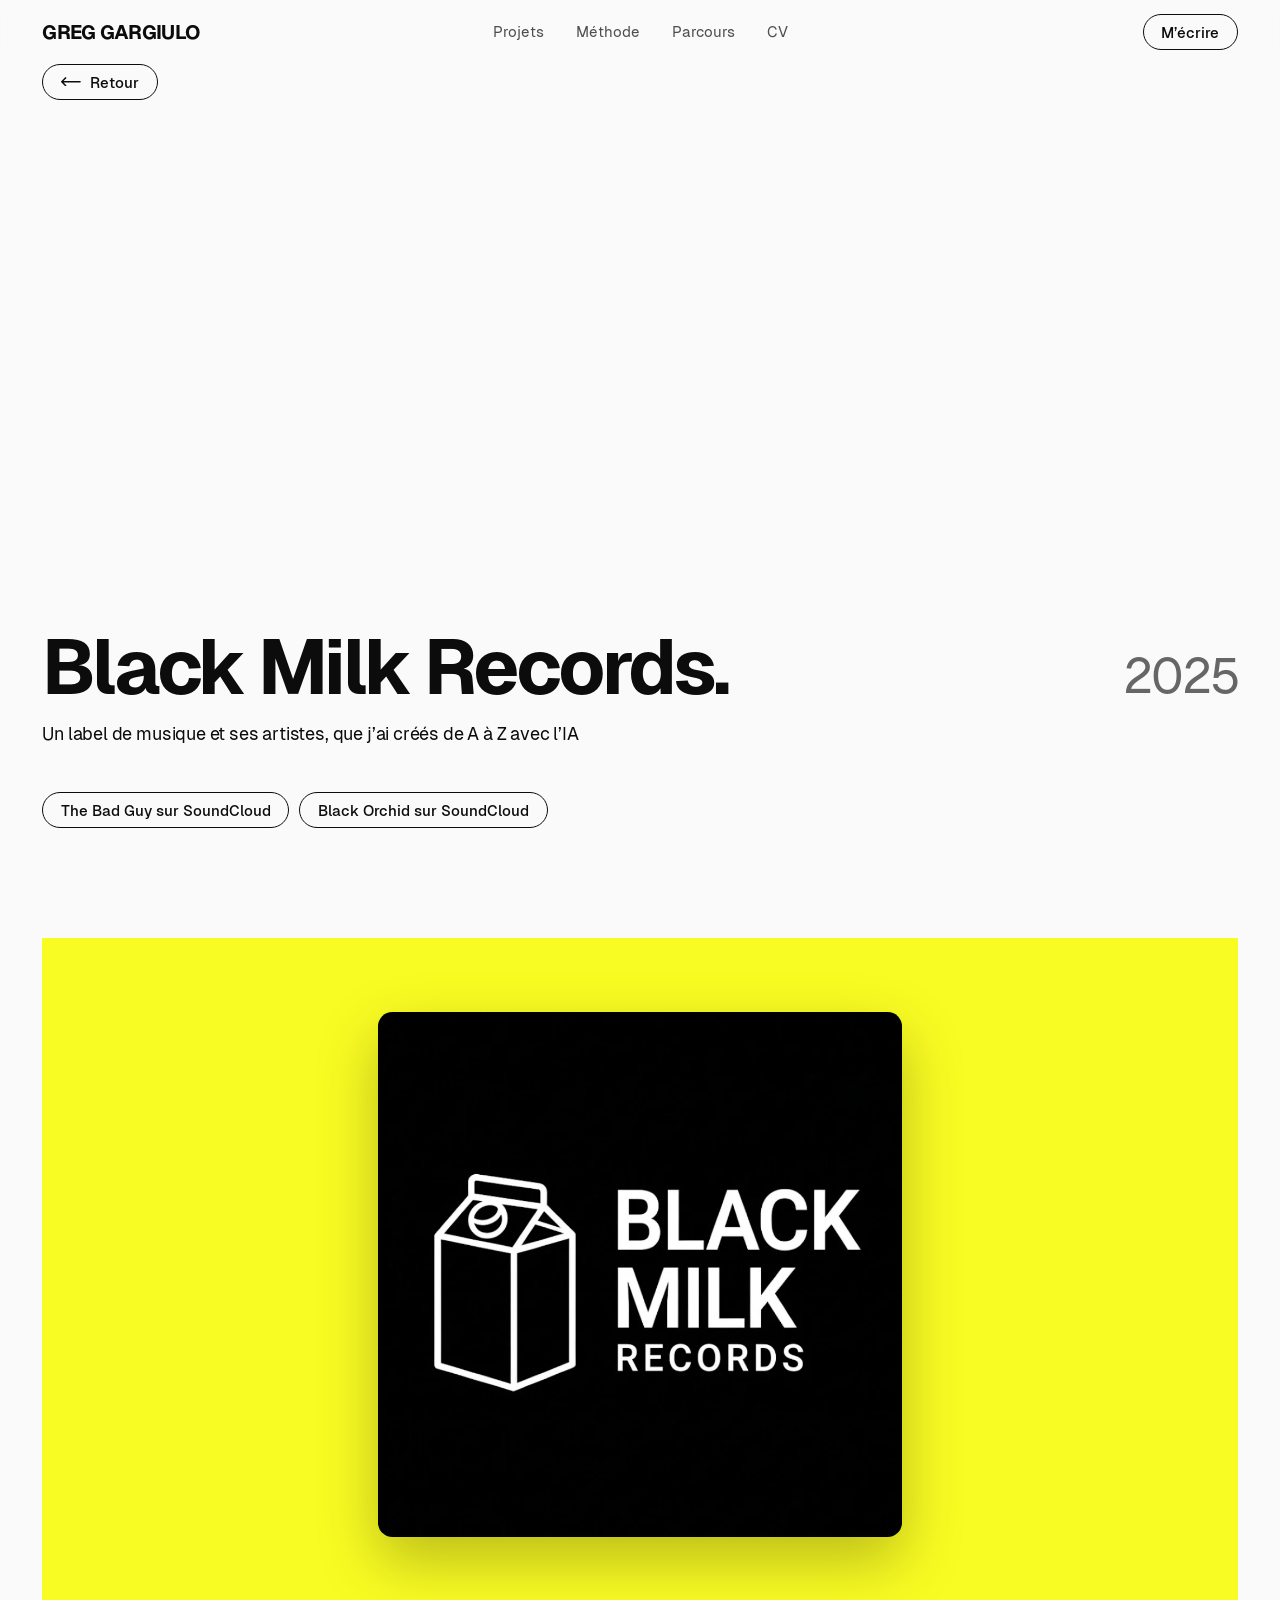
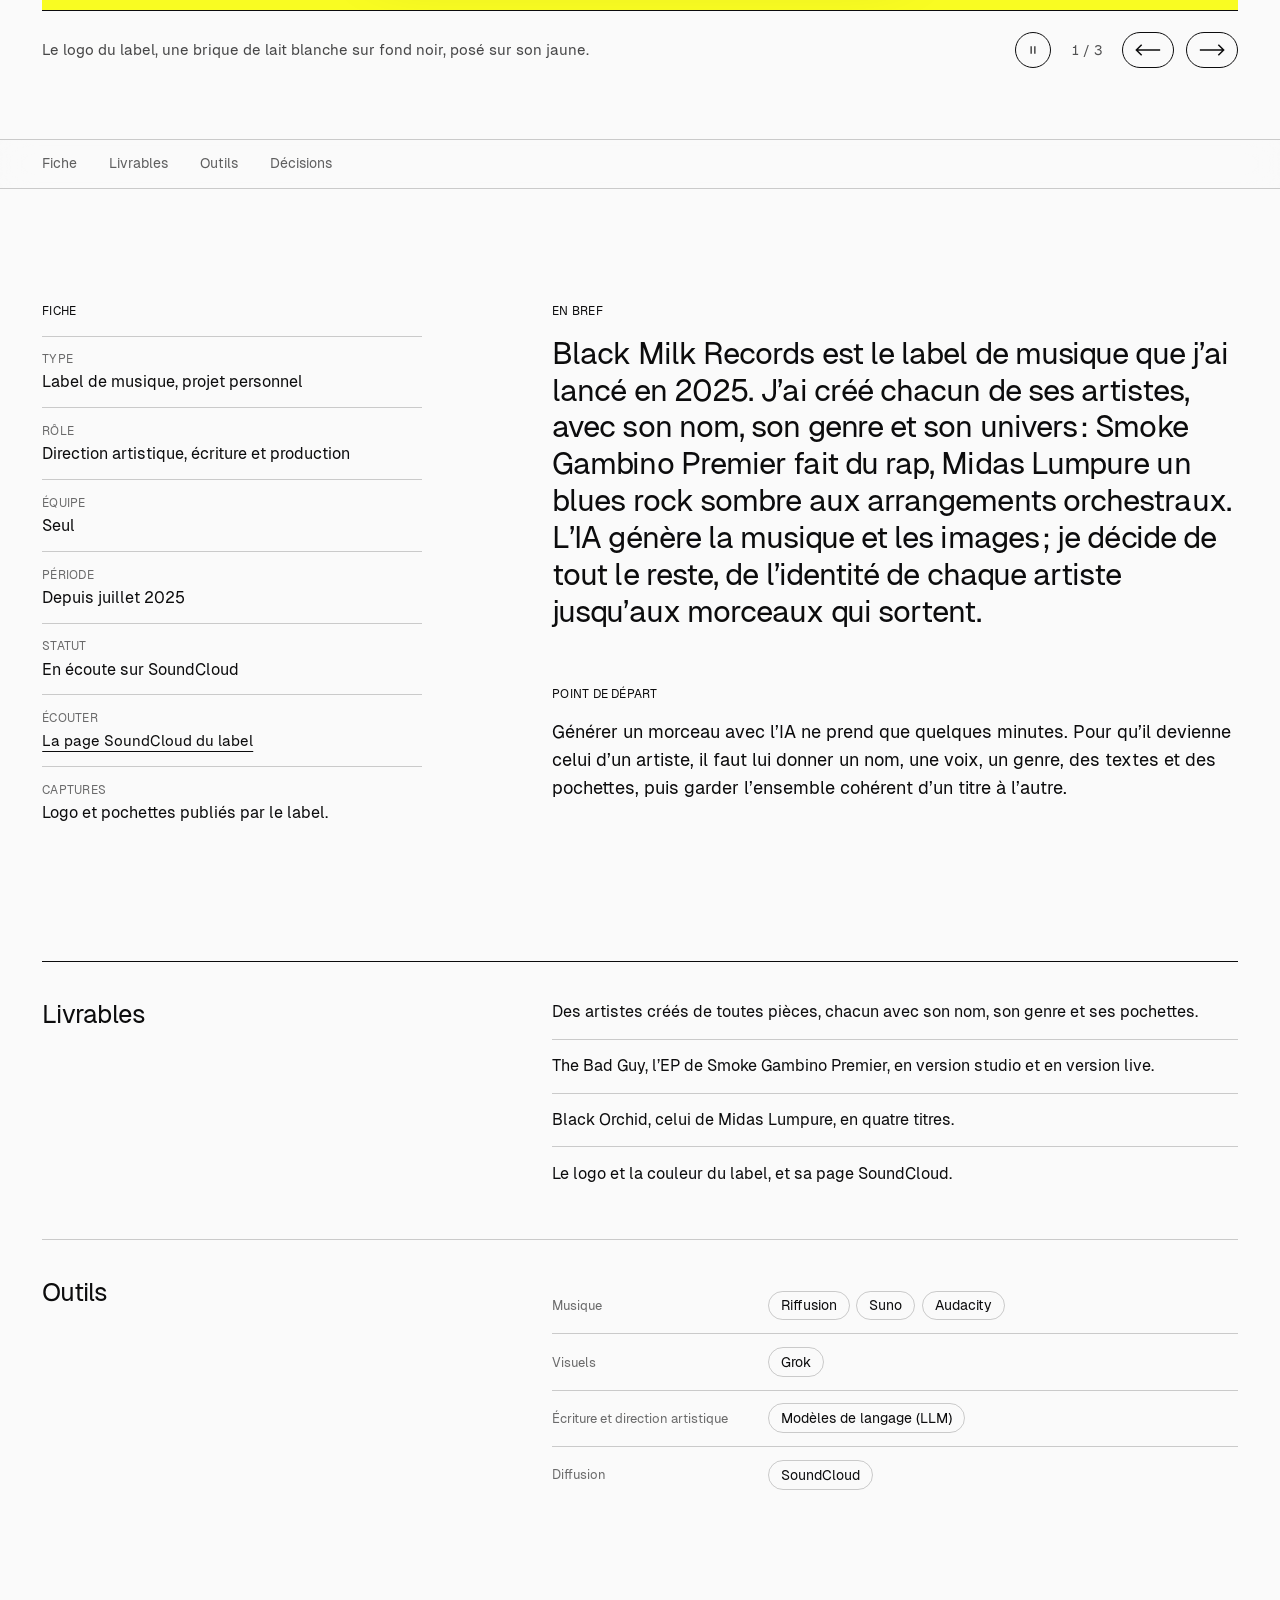
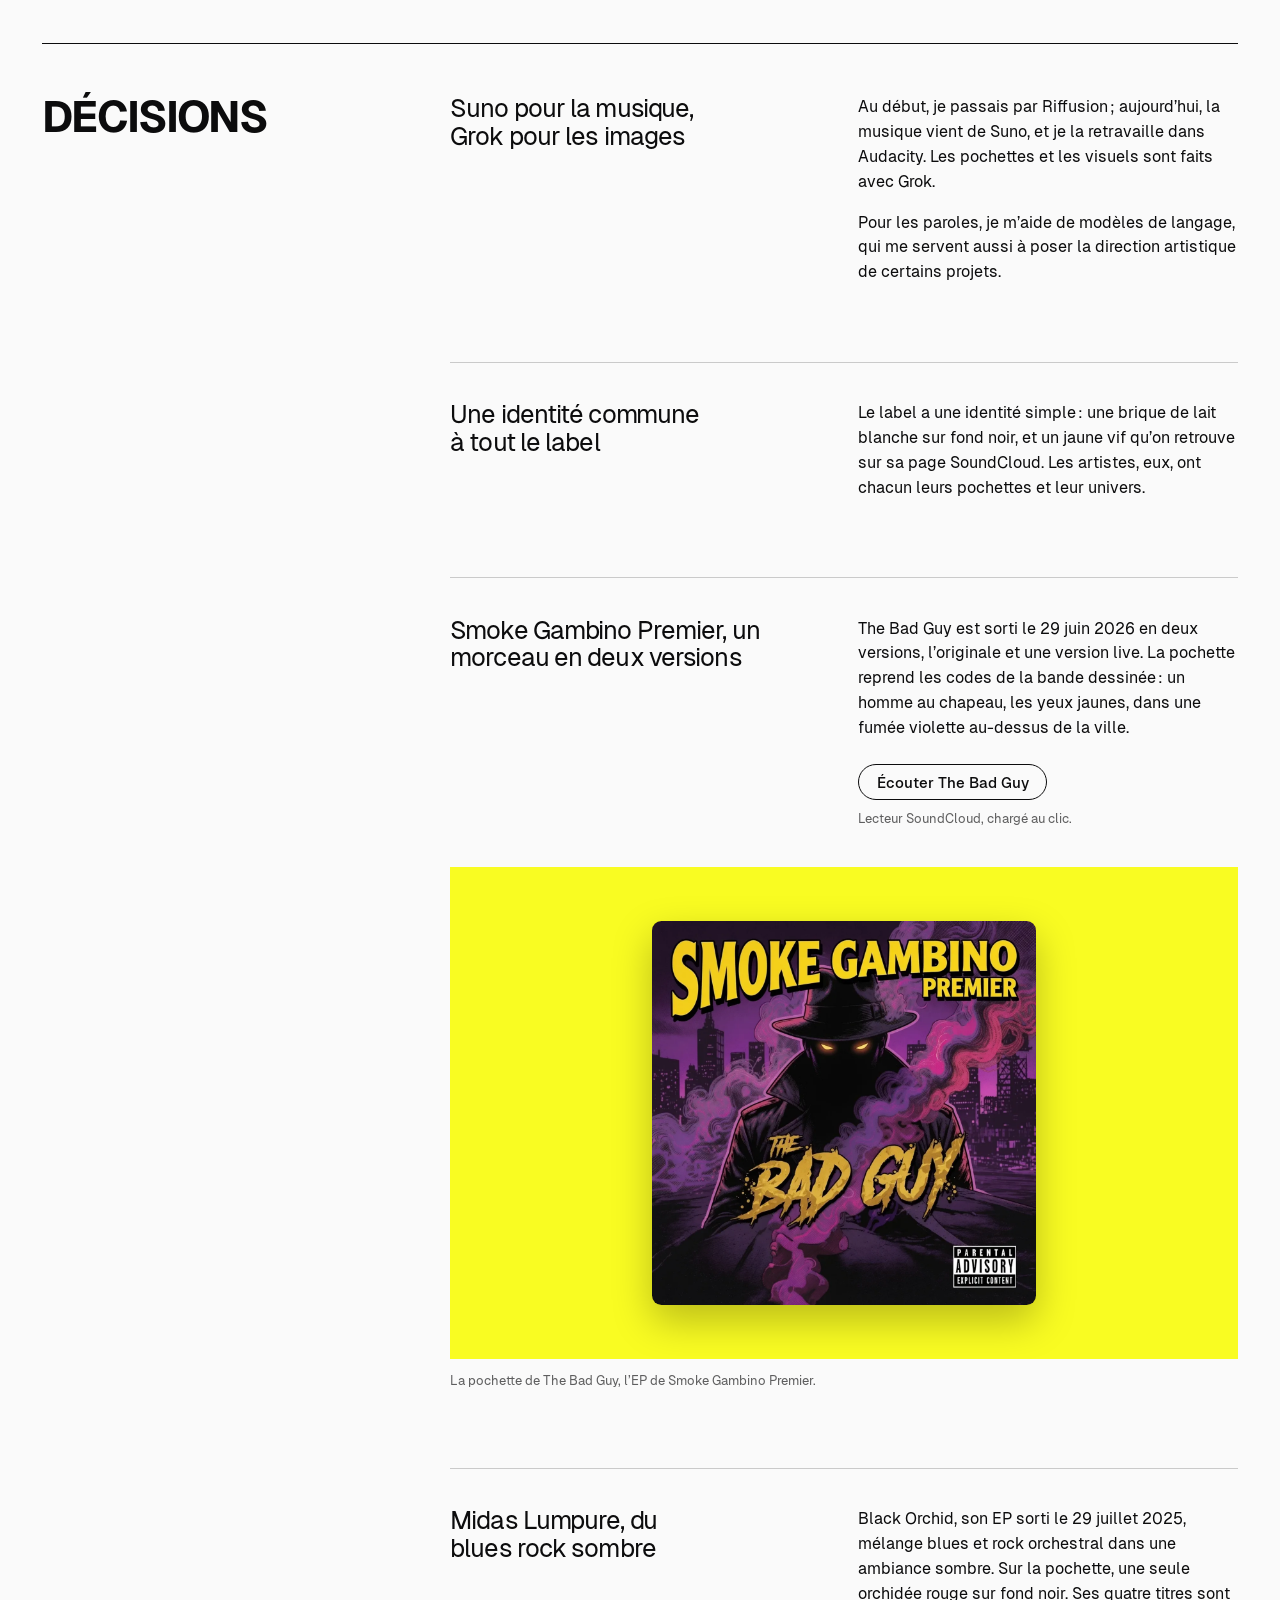
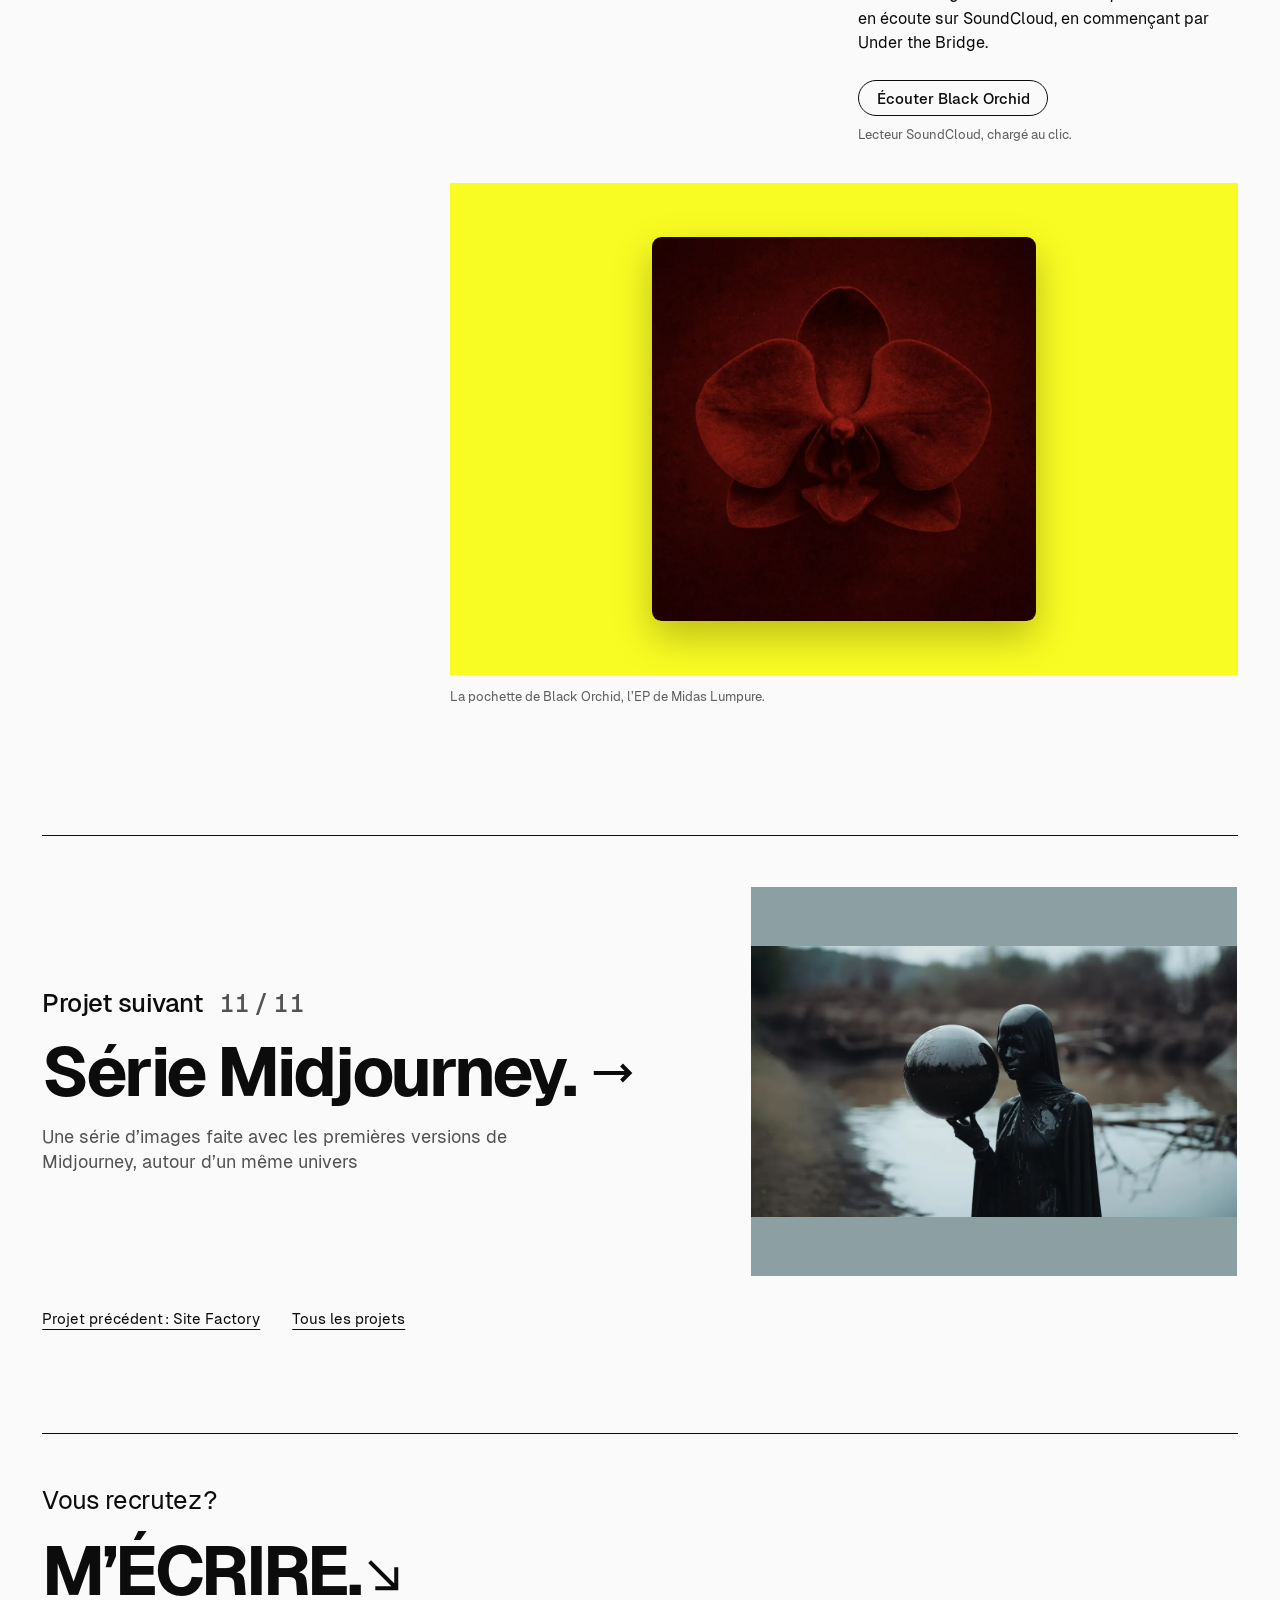
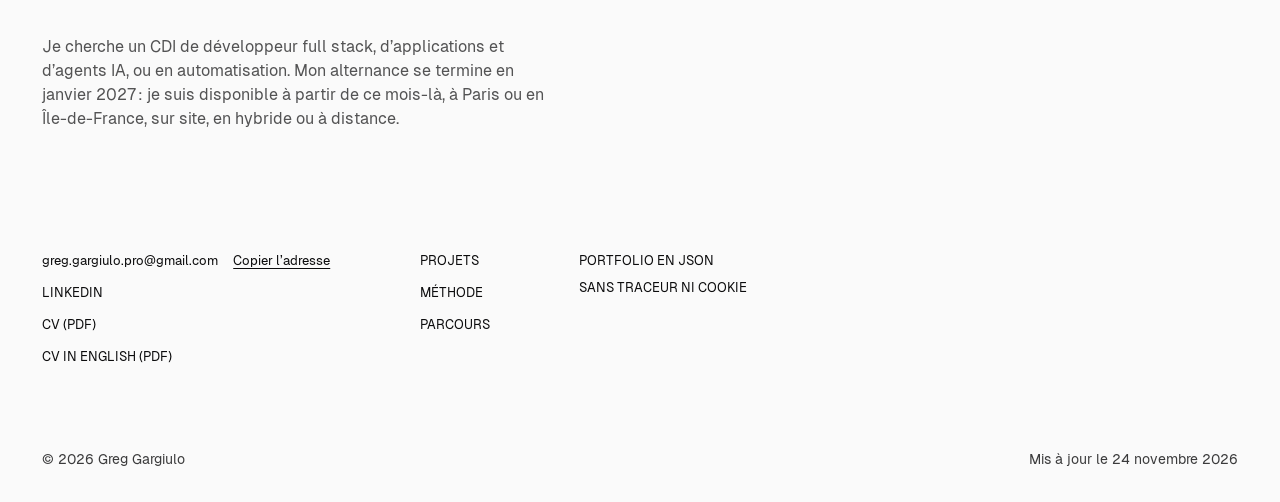
<file: projets/black-milk-records/index.html>
<!doctype html>
<html lang="fr" class="no-js">
<head>
<meta charset="utf-8">
<meta name="viewport" content="width=device-width, initial-scale=1">
<title>Black Milk Records, étude de cas | Greg Gargiulo</title>
<meta name="description" content="Un label de musique et ses artistes, que j’ai créés de A à Z avec l’IA. Étude de cas : stack, décisions et résultats.">
<link rel="canonical" href="https://6gbigalt.github.io/projets/black-milk-records/">
<meta property="og:type" content="website">
<meta property="og:title" content="Black Milk Records, étude de cas | Greg Gargiulo">
<meta property="og:description" content="Un label de musique et ses artistes, que j’ai créés de A à Z avec l’IA. Étude de cas : stack, décisions et résultats.">
<meta property="og:url" content="https://6gbigalt.github.io/projets/black-milk-records/">
<meta property="og:image" content="https://6gbigalt.github.io/assets/og/black-milk-records.jpg">
<meta property="og:locale" content="fr_FR">
<meta property="og:image:width" content="1200">
<meta property="og:image:height" content="630">
<meta property="og:image:alt" content="Black Milk Records. Un label de musique et ses artistes, que j’ai créés de A à Z avec l’IA">
<meta name="twitter:card" content="summary_large_image">
<meta name="theme-color" content="#fafafa">
<link rel="icon" href="../../assets/favicon-32.png" type="image/png" sizes="32x32">
<link rel="apple-touch-icon" href="../../assets/apple-touch-icon.png">
<link rel="preload" href="../../assets/fonts/geist-400.woff2" as="font" type="font/woff2" crossorigin>
<link rel="preload" href="../../assets/fonts/geist-500.woff2" as="font" type="font/woff2" crossorigin>
<link rel="preload" href="../../assets/fonts/geist-700.woff2" as="font" type="font/woff2" crossorigin>
<link rel="stylesheet" href="../../assets/css/site.css?v=06cb44fd5e">
<link rel="alternate" type="application/json" href="../../portfolio.json" title="Portfolio en JSON">
<script>try{new Function("a?.b??0");document.documentElement.classList.replace("no-js","js")}catch(e){}</script>
<script src="../../assets/js/site.js?v=6f01b619e6" defer></script>
<script type="speculationrules">{"prerender":[{"where":{"href_matches":"/projets/*"},"eagerness":"moderate"}]}</script>
<script type="application/ld+json">{"@context":"https://schema.org","@graph":[{"@type":"Person","@id":"https://6gbigalt.github.io/#greg","name":"Greg Gargiulo","jobTitle":"AI product builder & développeur full stack","email":"mailto:greg.gargiulo.pro@gmail.com","url":"https://6gbigalt.github.io/","sameAs":["https://www.linkedin.com/in/g-gargiulo/"],"knowsAbout":["Applications métier","Agents IA","Automatisation","React","TypeScript","Python","FastAPI","n8n","Flutter"]},{"@type":"BreadcrumbList","itemListElement":[{"@type":"ListItem","position":1,"name":"Accueil","item":"https://6gbigalt.github.io/"},{"@type":"ListItem","position":2,"name":"Black Milk Records","item":"https://6gbigalt.github.io/projets/black-milk-records/"}]}]}</script>
</head>
<body class="page-case">
<a class="skip" href="#contenu">Aller au contenu</a>
<header class="hdr">
  <a class="hdr-name" href="../../">Greg Gargiulo</a>
  <nav class="hdr-nav" aria-label="Navigation principale">
    <a href="../../#projets">Projets</a>
    <a href="../../#methode">Méthode</a>
    <a href="../../#parcours">Parcours</a>
    <a href="../../assets/Greg-Gargiulo-CV.pdf" download>CV</a>
  </nav>
  <div class="hdr-right">
    <a class="btn" href="mailto:greg.gargiulo.pro@gmail.com">M’écrire</a>
    <button type="button" class="toggle" aria-expanded="false" aria-controls="menu" aria-label="Ouvrir le menu"><span></span><span></span></button>
  </div>
</header>
<div class="menu" id="menu">
  <nav class="menu-nav" aria-label="Menu">
    <ul role="list">
      <li style="--i:0"><a href="../../#projets">Projets</a></li>
      <li style="--i:1"><a href="../../#methode">Méthode</a></li>
      <li style="--i:2"><a href="../../#parcours">Parcours</a></li>
      <li style="--i:3"><a href="../../#contact">Contact</a></li>
    </ul>
  </nav>
  <div class="menu-foot">
    <a href="mailto:greg.gargiulo.pro@gmail.com">greg.gargiulo.pro@gmail.com</a>
    <a href="https://www.linkedin.com/in/g-gargiulo/" rel="me">LinkedIn</a>
    <a href="../../assets/Greg-Gargiulo-CV.pdf" download>CV (PDF)</a>
  </div>
</div>
<main id="contenu">
<article class="case">
<header class="case-intro">
  <div class="wrap case-intro-inner">
    <a class="btn back" href="../../"><span class="back-arrow" aria-hidden="true"><svg viewBox="0 0 38 18" aria-hidden="true" focusable="false"><path d="M0.75 9h35.5M28.5 1l8 8-8 8" fill="none" stroke="currentColor" stroke-width="1.5"/></svg></span>Retour</a>
    <div class="case-titlerow">
      <h1 class="case-title">Black Milk Records.</h1>
      <p class="case-year"><span class="visually-hidden">Année : </span>2025</p>
    </div>
    <p class="case-outcome">Un label de musique et ses artistes, que j’ai créés de A à Z avec l’IA</p>
    <p class="case-links"><a class="btn" href="https://soundcloud.com/blackmilk-records/sets/smoke-gambino-the-bad-guy-ep">The Bad Guy sur SoundCloud</a><a class="btn" href="https://soundcloud.com/blackmilk-records/sets/black-orchid">Black Orchid sur SoundCloud</a></p>
  </div>
</header>

<section class="showcase showcase--case" aria-label="Les écrans du projet">
  <div class="wrap">
    <div class="reel" data-motion="time">
      <div class="reel-frame" aria-hidden="true">
        <div class="reel-slide" data-outcome="Le logo du label, une brique de lait blanche sur fond noir, posé sur son jaune.">
          <div class="stage stage--art stage--reel" style="--tone:#f9fc22;--on:#0c0c0d" aria-hidden="true"><div class="art"><img src="../../assets/captures/black-milk-records/logo.webp" srcset="../../assets/captures/black-milk-records/logo.w480.webp 480w, ../../assets/captures/black-milk-records/logo.webp 968w" sizes="(min-width: 900px) 92vw, 100vw" alt="" width="968" height="968" loading="eager" decoding="async"></div></div>
        </div>
        <div class="reel-slide" data-outcome="La pochette de The Bad Guy, l’EP de Smoke Gambino Premier.">
          <div class="stage stage--art stage--reel" style="--tone:#f9fc22;--on:#0c0c0d" aria-hidden="true"><div class="art"><img src="../../assets/captures/black-milk-records/the-bad-guy.webp" srcset="../../assets/captures/black-milk-records/the-bad-guy.w480.webp 480w, ../../assets/captures/black-milk-records/the-bad-guy.w1200.webp 1200w, ../../assets/captures/black-milk-records/the-bad-guy.webp 1408w" sizes="(min-width: 900px) 92vw, 100vw" alt="" width="1408" height="1408" loading="eager" decoding="async"></div></div>
        </div>
        <div class="reel-slide" data-outcome="La pochette de Black Orchid, l’EP de Midas Lumpure.">
          <div class="stage stage--art stage--reel" style="--tone:#f9fc22;--on:#0c0c0d" aria-hidden="true"><div class="art"><img src="../../assets/captures/black-milk-records/black-orchid.webp" srcset="../../assets/captures/black-milk-records/black-orchid.w480.webp 480w, ../../assets/captures/black-milk-records/black-orchid.webp 1197w" sizes="(min-width: 900px) 92vw, 100vw" alt="" width="1197" height="1200" loading="lazy" decoding="async"></div></div>
        </div>
      </div>
      <div class="reel-bar">
        <p class="reel-caption">Le logo du label, une brique de lait blanche sur fond noir, posé sur son jaune.</p>
        <p class="reel-status visually-hidden" role="status"></p>
        <div class="reel-ctrl">
          <button type="button" class="arrow reel-pause" aria-label="Mettre les animations en pause"><svg class="i-pause" viewBox="0 0 16 16" aria-hidden="true" focusable="false"><path d="M5.5 3v10M10.5 3v10" fill="none" stroke="currentColor" stroke-width="1.5"/></svg><svg class="i-play" viewBox="0 0 16 16" aria-hidden="true" focusable="false"><path d="M5 3.2l8 4.8-8 4.8z" fill="none" stroke="currentColor" stroke-width="1.5" stroke-linejoin="round"/></svg></button>
          <span class="reel-count" aria-hidden="true">1 / 3</span>
          <div class="arrows reel-arrows">
            <button type="button" class="arrow arrow--prev" data-dir="-1" aria-label="Écran précédent"><svg viewBox="0 0 38 18" aria-hidden="true" focusable="false"><path d="M0.75 9h35.5M28.5 1l8 8-8 8" fill="none" stroke="currentColor" stroke-width="1.5"/></svg></button>
            <button type="button" class="arrow" data-dir="1" aria-label="Écran suivant"><svg viewBox="0 0 38 18" aria-hidden="true" focusable="false"><path d="M0.75 9h35.5M28.5 1l8 8-8 8" fill="none" stroke="currentColor" stroke-width="1.5"/></svg></button>
          </div>
        </div>
      </div>
    </div>
  </div>
</section>

<nav class="toc" aria-label="Sommaire de l’étude">
  <div class="wrap">
    <ul class="toc-list" role="list"><li><a href="#fiche">Fiche</a></li><li><a href="#livrables">Livrables</a></li><li><a href="#stack">Outils</a></li><li><a href="#decisions">Décisions</a></li></ul>
  </div>
</nav>

<section class="overview" id="fiche" aria-label="Présentation du projet">
  <div class="wrap overview-grid">
    <div class="overview-side">
      <h2 class="label">Fiche</h2>
      <dl class="facts">
          <div><dt>Type</dt><dd>Label de musique, projet personnel</dd></div>
          <div><dt>Rôle</dt><dd>Direction artistique, écriture et production</dd></div>
          <div><dt>Équipe</dt><dd>Seul</dd></div>
          <div><dt>Période</dt><dd>Depuis juillet 2025</dd></div>
          <div><dt>Statut</dt><dd>En écoute sur SoundCloud</dd></div>
          <div><dt>Écouter</dt><dd><a class="ulink" href="https://soundcloud.com/blackmilk-records">La page SoundCloud du label</a></dd></div>
          <div><dt>Captures</dt><dd>Logo et pochettes publiés par le label.</dd></div>
      </dl>
    </div>
    <div class="overview-main">
      <h2 class="label">En bref</h2>
      <p class="overview-lead">Black Milk Records est le label de musique que j’ai lancé en 2025. J’ai créé chacun de ses artistes, avec son nom, son genre et son univers : Smoke Gambino Premier fait du rap, Midas Lumpure un blues rock sombre aux arrangements orchestraux. L’IA génère la musique et les images ; je décide de tout le reste, de l’identité de chaque artiste jusqu’aux morceaux qui sortent.</p>
      <h2 class="label">Point de départ</h2>
      <p class="overview-text">Générer un morceau avec l’IA ne prend que quelques minutes. Pour qu’il devienne celui d’un artiste, il faut lui donner un nom, une voix, un genre, des textes et des pochettes, puis garder l’ensemble cohérent d’un titre à l’autre.</p>
      
    </div>
  </div>
</section>

<section class="tech" aria-label="Livrables et outils">
  <div class="wrap">
    <div class="spec" id="livrables">
      <h2 class="spec-title">Livrables</h2>
      <ul class="spec-list" role="list"><li>Des artistes créés de toutes pièces, chacun avec son nom, son genre et ses pochettes.</li><li>The Bad Guy, l’EP de Smoke Gambino Premier, en version studio et en version live.</li><li>Black Orchid, celui de Midas Lumpure, en quatre titres.</li><li>Le logo et la couleur du label, et sa page SoundCloud.</li></ul>
    </div>
    
    <div class="spec" id="stack">
      <h2 class="spec-title">Outils</h2>
      <dl class="stack-table">
          <div><dt>Musique</dt><dd><ul class="tags" role="list"><li>Riffusion</li><li>Suno</li><li>Audacity</li></ul></dd></div>
          <div><dt>Visuels</dt><dd><ul class="tags" role="list"><li>Grok</li></ul></dd></div>
          <div><dt>Écriture et direction artistique</dt><dd><ul class="tags" role="list"><li>Modèles de langage (LLM)</li></ul></dd></div>
          <div><dt>Diffusion</dt><dd><ul class="tags" role="list"><li>SoundCloud</li></ul></dd></div>
      </dl>
    </div>
  </div>
</section>

<section class="steps-section steps-section--case" id="decisions" aria-labelledby="decisions-titre">
  <div class="wrap">
    <div class="steps-grid">
      <div class="steps-side">
        <h2 id="decisions-titre" class="h-section">Décisions</h2>
      </div>
      <ol class="steps" role="list">
          <li class="step">
            <h3 class="step-title">Suno pour la musique, Grok pour les images</h3>
            <div class="step-body"><p>Au début, je passais par Riffusion ; aujourd’hui, la musique vient de Suno, et je la retravaille dans Audacity. Les pochettes et les visuels sont faits avec Grok.</p><p>Pour les paroles, je m’aide de modèles de langage, qui me servent aussi à poser la direction artistique de certains projets.</p></div>
            
          </li>
          <li class="step">
            <h3 class="step-title">Une identité commune à tout le label</h3>
            <div class="step-body"><p>Le label a une identité simple : une brique de lait blanche sur fond noir, et un jaune vif qu’on retrouve sur sa page SoundCloud. Les artistes, eux, ont chacun leurs pochettes et leur univers.</p></div>
            
          </li>
          <li class="step">
            <h3 class="step-title">Smoke Gambino Premier, un morceau en deux versions</h3>
            <div class="step-body"><p>The Bad Guy est sorti le 29 juin 2026 en deux versions, l’originale et une version live. La pochette reprend les codes de la bande dessinée : un homme au chapeau, les yeux jaunes, dans une fumée violette au-dessus de la ville.</p><div class="player">
              <a class="btn player-btn" href="https://soundcloud.com/blackmilk-records/sets/smoke-gambino-the-bad-guy-ep" data-embeds="[{&quot;src&quot;:&quot;https://w.soundcloud.com/player/?url=https%3A%2F%2Fapi.soundcloud.com%2Fplaylists%2F2260679408&amp;color=%230c0c0d&amp;auto_play=true&amp;hide_related=true&amp;show_comments=false&amp;show_user=true&amp;show_reposts=false&amp;show_teaser=false&amp;show_playcount=false&amp;show_artwork=false&amp;visual=false&quot;,&quot;h&quot;:300,&quot;title&quot;:&quot;The Bad Guy, de Smoke Gambino Premier&quot;}]">Écouter The Bad Guy</a>
              <p class="player-note">Lecteur SoundCloud, chargé au clic.</p>
            </div></div>
            <div class="step-media"><figure class="shot shot--art" data-motion="time">
          <div class="stage stage--art" style="--tone:#f9fc22;--on:#0c0c0d"><div class="art"><img src="../../assets/captures/black-milk-records/the-bad-guy.webp" srcset="../../assets/captures/black-milk-records/the-bad-guy.w480.webp 480w, ../../assets/captures/black-milk-records/the-bad-guy.w1200.webp 1200w, ../../assets/captures/black-milk-records/the-bad-guy.webp 1408w" sizes="(min-width: 900px) 62vw, 92vw" alt="" width="1408" height="1408" loading="lazy" decoding="async"></div></div>
          <figcaption>La pochette de The Bad Guy, l’EP de Smoke Gambino Premier.</figcaption>
        </figure></div>
          </li>
          <li class="step">
            <h3 class="step-title">Midas Lumpure, du blues rock sombre</h3>
            <div class="step-body"><p>Black Orchid, son EP sorti le 29 juillet 2025, mélange blues et rock orchestral dans une ambiance sombre. Sur la pochette, une seule orchidée rouge sur fond noir. Ses quatre titres sont en écoute sur SoundCloud, en commençant par Under the Bridge.</p><div class="player">
              <a class="btn player-btn" href="https://soundcloud.com/blackmilk-records/sets/black-orchid" data-embeds="[{&quot;src&quot;:&quot;https://w.soundcloud.com/player/?url=https%3A%2F%2Fapi.soundcloud.com%2Fplaylists%2F2058375420&amp;color=%230c0c0d&amp;auto_play=true&amp;hide_related=true&amp;show_comments=false&amp;show_user=true&amp;show_reposts=false&amp;show_teaser=false&amp;show_playcount=false&amp;show_artwork=false&amp;visual=false&quot;,&quot;h&quot;:360,&quot;title&quot;:&quot;Black Orchid, de Midas Lumpure&quot;}]">Écouter Black Orchid</a>
              <p class="player-note">Lecteur SoundCloud, chargé au clic.</p>
            </div></div>
            <div class="step-media"><figure class="shot shot--art" data-motion="time">
          <div class="stage stage--art" style="--tone:#f9fc22;--on:#0c0c0d"><div class="art"><img src="../../assets/captures/black-milk-records/black-orchid.webp" srcset="../../assets/captures/black-milk-records/black-orchid.w480.webp 480w, ../../assets/captures/black-milk-records/black-orchid.webp 1197w" sizes="(min-width: 900px) 62vw, 92vw" alt="" width="1197" height="1200" loading="lazy" decoding="async"></div></div>
          <figcaption>La pochette de Black Orchid, l’EP de Midas Lumpure.</figcaption>
        </figure></div>
          </li>
      </ol>
    </div>
  </div>
</section>



<nav class="next" aria-label="Projets suivant et précédent">
  <div class="wrap">
    <a class="next-link" href="../../projets/serie-midjourney/">
      <span class="next-text">
        <span class="next-label">Projet suivant <span class="next-count">11 / 11</span></span>
        <span class="next-name">Série Midjourney.<span class="next-arrow"><svg viewBox="0 0 38 18" aria-hidden="true" focusable="false"><path d="M0.75 9h35.5M28.5 1l8 8-8 8" fill="none" stroke="currentColor" stroke-width="1.5"/></svg></span></span>
        <span class="next-outcome">Une série d’images faite avec les premières versions de Midjourney, autour d’un même univers</span>
      </span>
      <div class="next-shot" data-motion="time"><div class="stage stage--photo stage--slide" style="--tone:#8c9fa2;--on:#0c0c0d" aria-hidden="true"><div class="photo"><img src="../../assets/captures/serie-midjourney/sphere.webp" srcset="../../assets/captures/serie-midjourney/sphere.w480.webp 480w, ../../assets/captures/serie-midjourney/sphere.w1200.webp 1200w, ../../assets/captures/serie-midjourney/sphere.webp 2160w" sizes="(min-width: 900px) 44vw, 82vw" alt="" width="2160" height="1206" loading="lazy" decoding="async"></div></div></div>
    </a>
    <div class="next-more">
      <a class="ulink" href="../../projets/site-factory/">Projet précédent : Site Factory</a>
      <a class="ulink" href="../../#projets">Tous les projets</a>
    </div>
  </div>
</nav>
</article>
</main>
<footer class="foot" id="contact">
  <div class="wrap">
    <p class="foot-kicker">Vous recrutez ?</p>
    <a class="foot-big" href="mailto:greg.gargiulo.pro@gmail.com" data-reveal><span class="w"><span style="--i:0">M’écrire.<span class="foot-arrow"><svg viewBox="0 0 24 24" aria-hidden="true" focusable="false"><path d="M3.5 3.5l16.5 16.5M20 7v13H7" fill="none" stroke="currentColor" stroke-width="1.6"/></svg></span></span></span></a>
    <p class="foot-text">Je cherche un CDI de développeur full stack, d’applications et d’agents IA, ou en automatisation. Mon alternance se termine en janvier 2027 : je suis disponible à partir de ce mois-là, à Paris ou en Île-⁠de-⁠France, sur site, en hybride ou à distance.</p>
    <div class="foot-cols">
      <ul role="list">
        <li><a href="mailto:greg.gargiulo.pro@gmail.com">greg.gargiulo.pro@gmail.com</a> <button type="button" class="foot-copy" data-copy="greg.gargiulo.pro@gmail.com" aria-live="polite">Copier l’adresse</button></li>
        <li><a href="https://www.linkedin.com/in/g-gargiulo/" rel="me">LinkedIn</a></li>
        <li><a href="../../assets/Greg-Gargiulo-CV.pdf" download>CV (PDF)</a></li>
        <li><a href="../../assets/Greg-Gargiulo-CV-EN.pdf" download hreflang="en" lang="en">CV in English (PDF)</a></li>
        
      </ul>
      <ul role="list">
        <li><a href="../../#projets">Projets</a></li>
        <li><a href="../../#methode">Méthode</a></li>
        <li><a href="../../#parcours">Parcours</a></li>
      </ul>
      <ul role="list">
        <li><a href="../../portfolio.json">Portfolio en JSON</a></li>
        <li>Sans traceur ni cookie</li>
      </ul>
    </div>
    <div class="foot-legal">
      <span>© 2026 Greg Gargiulo</span>
      <span>Mis à jour le 24 novembre 2026</span>
    </div>
  </div>
</footer>
</body>
</html>
</file>
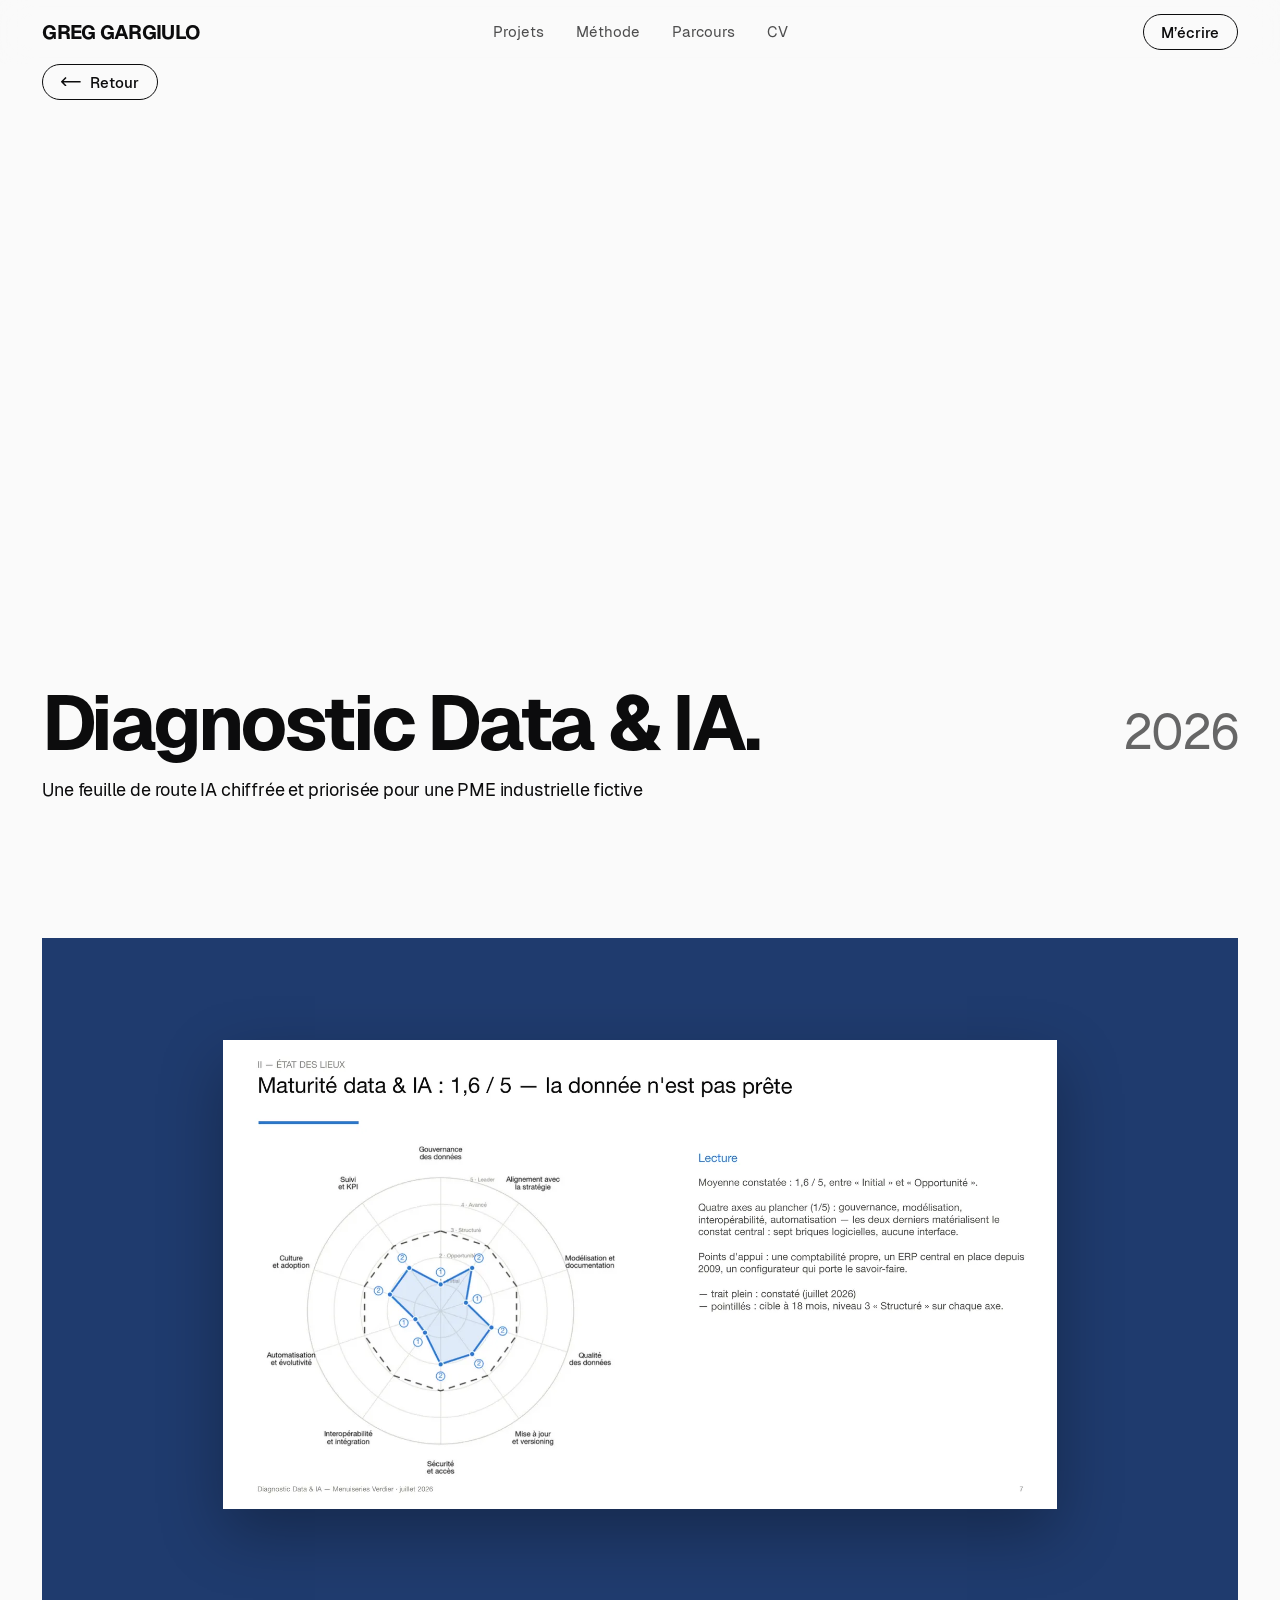
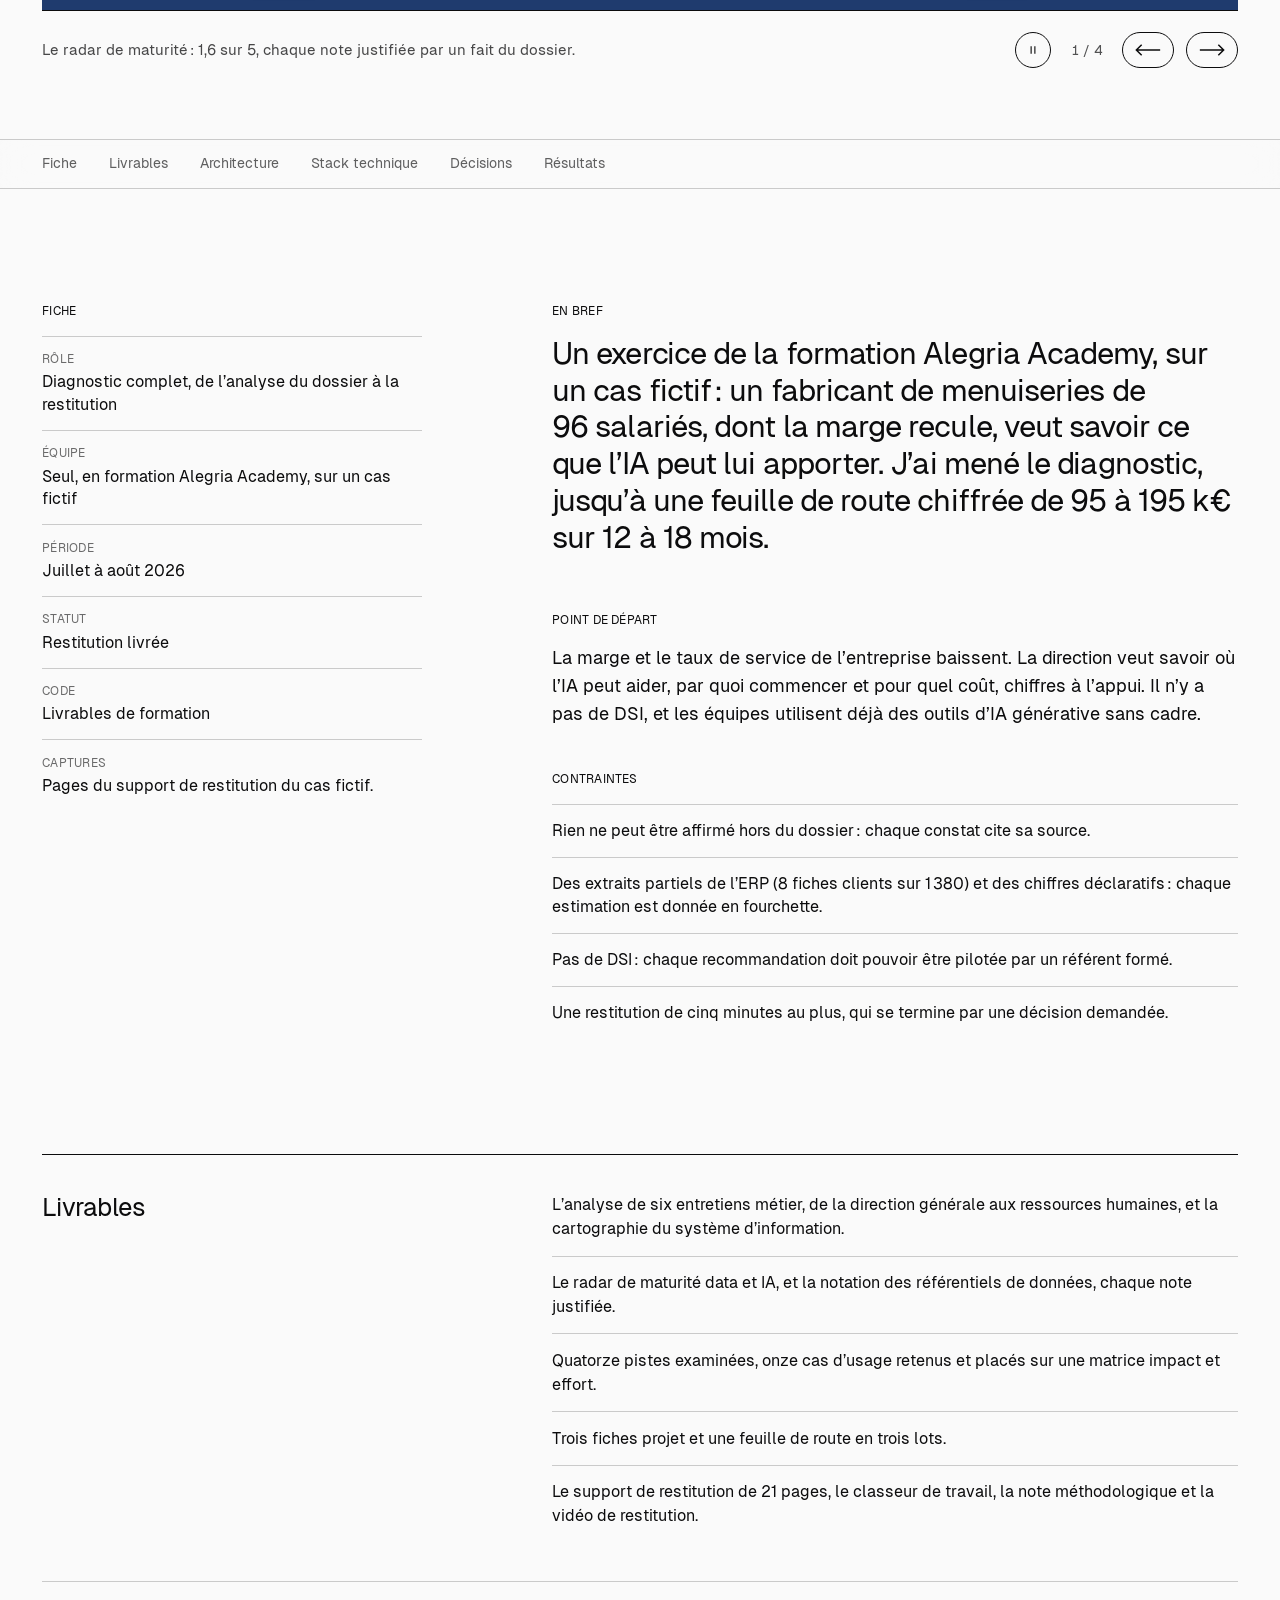
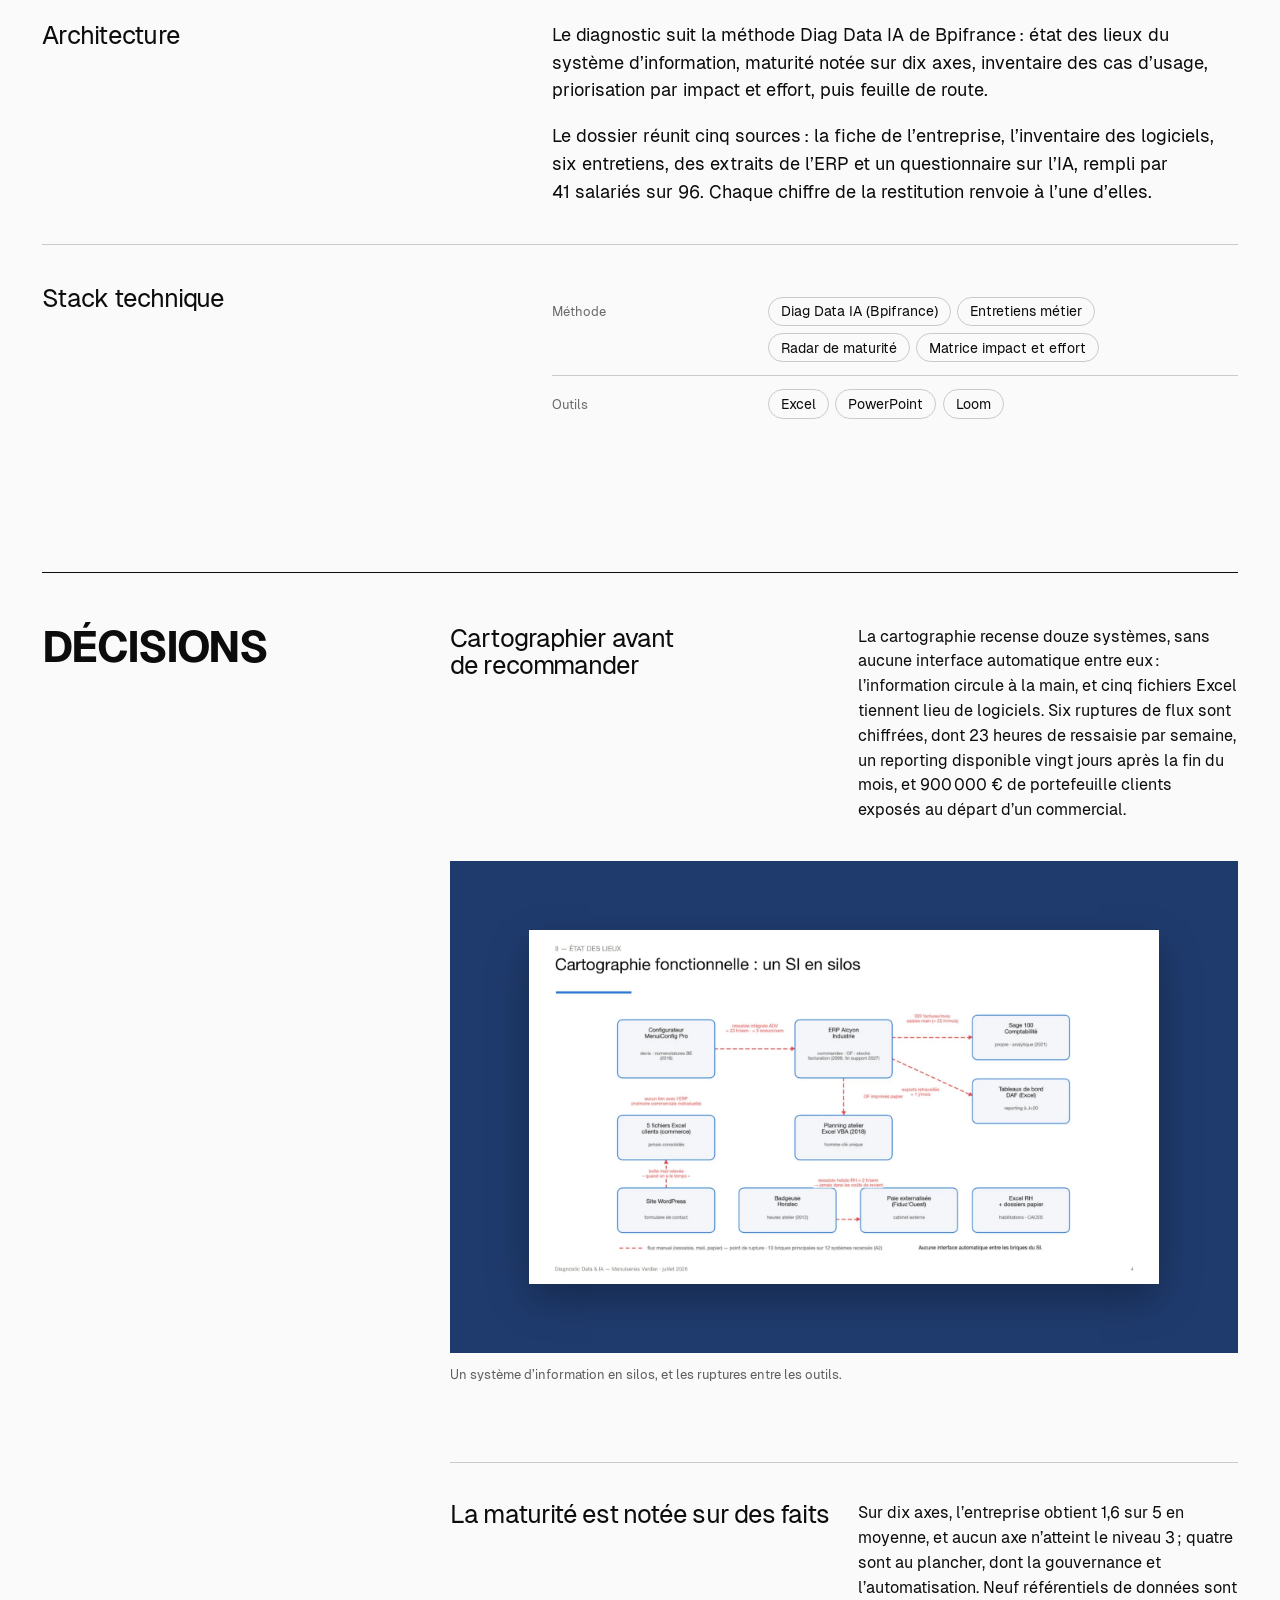
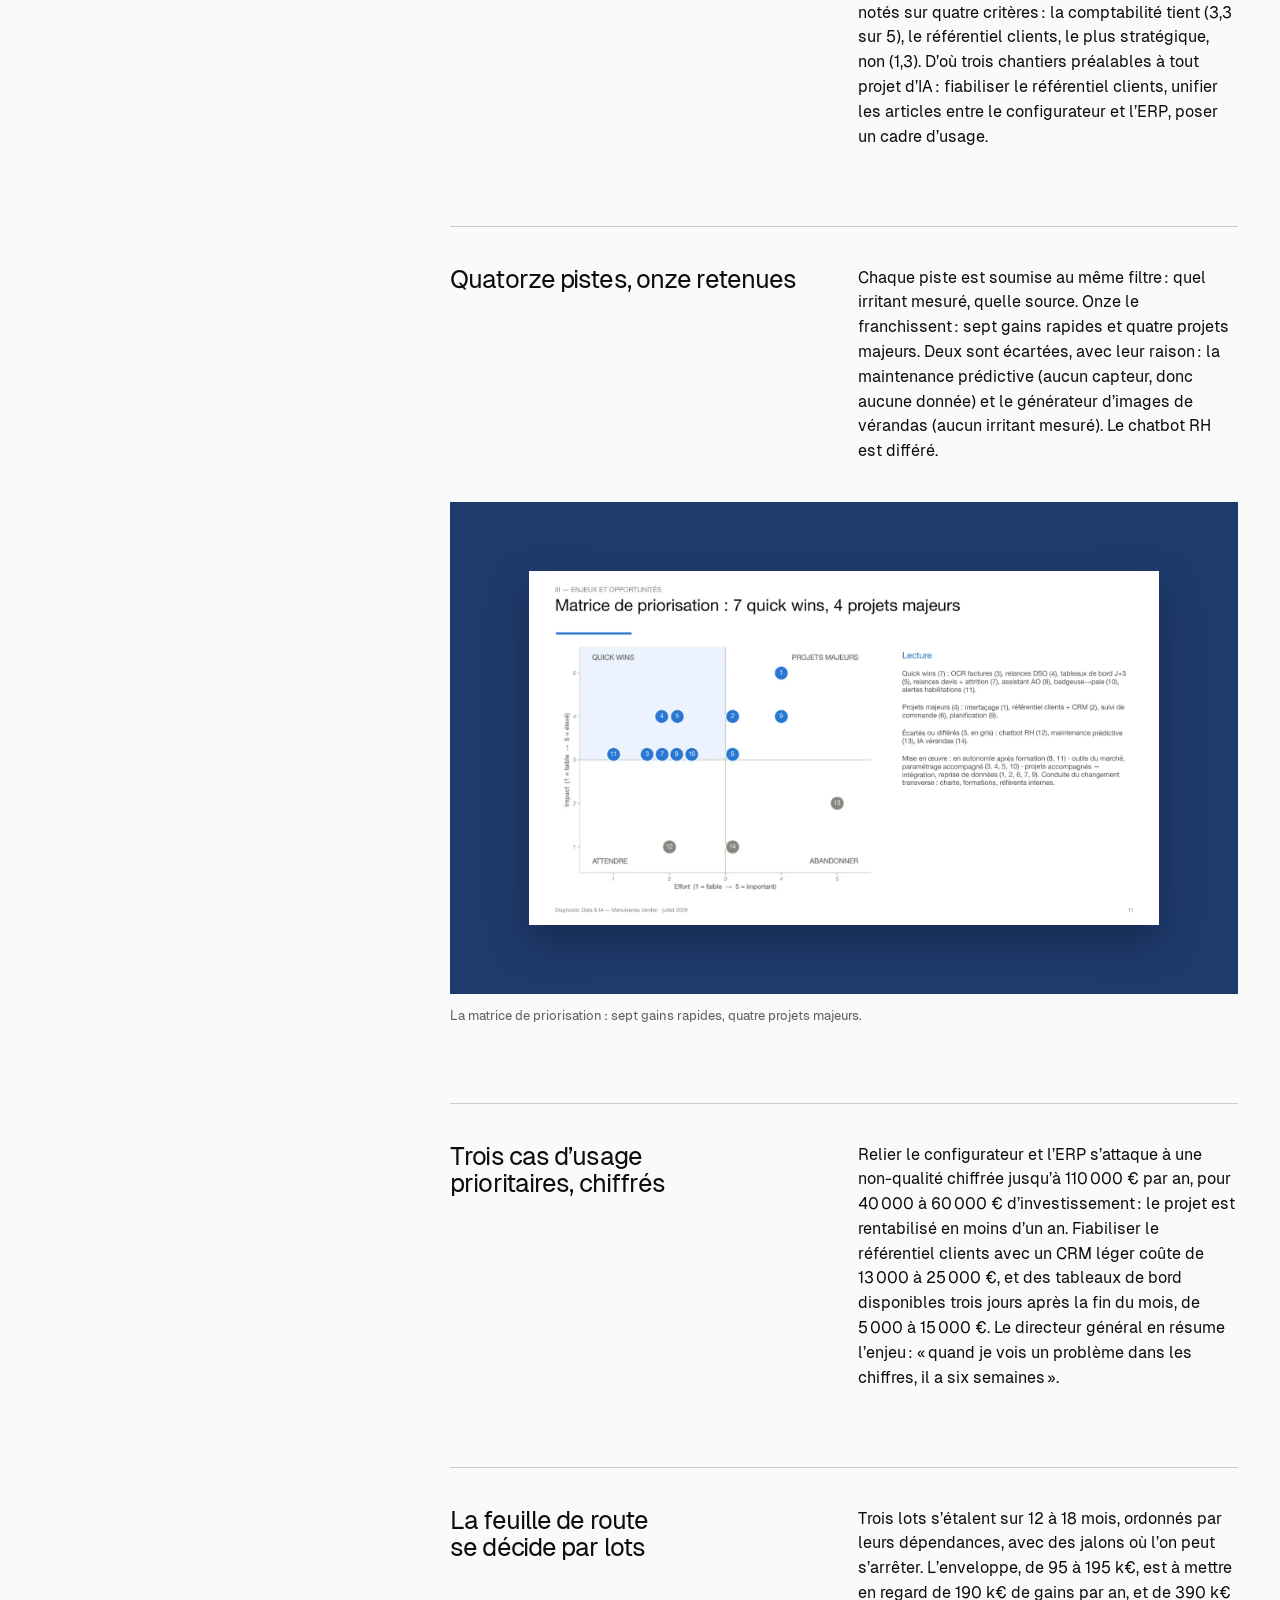
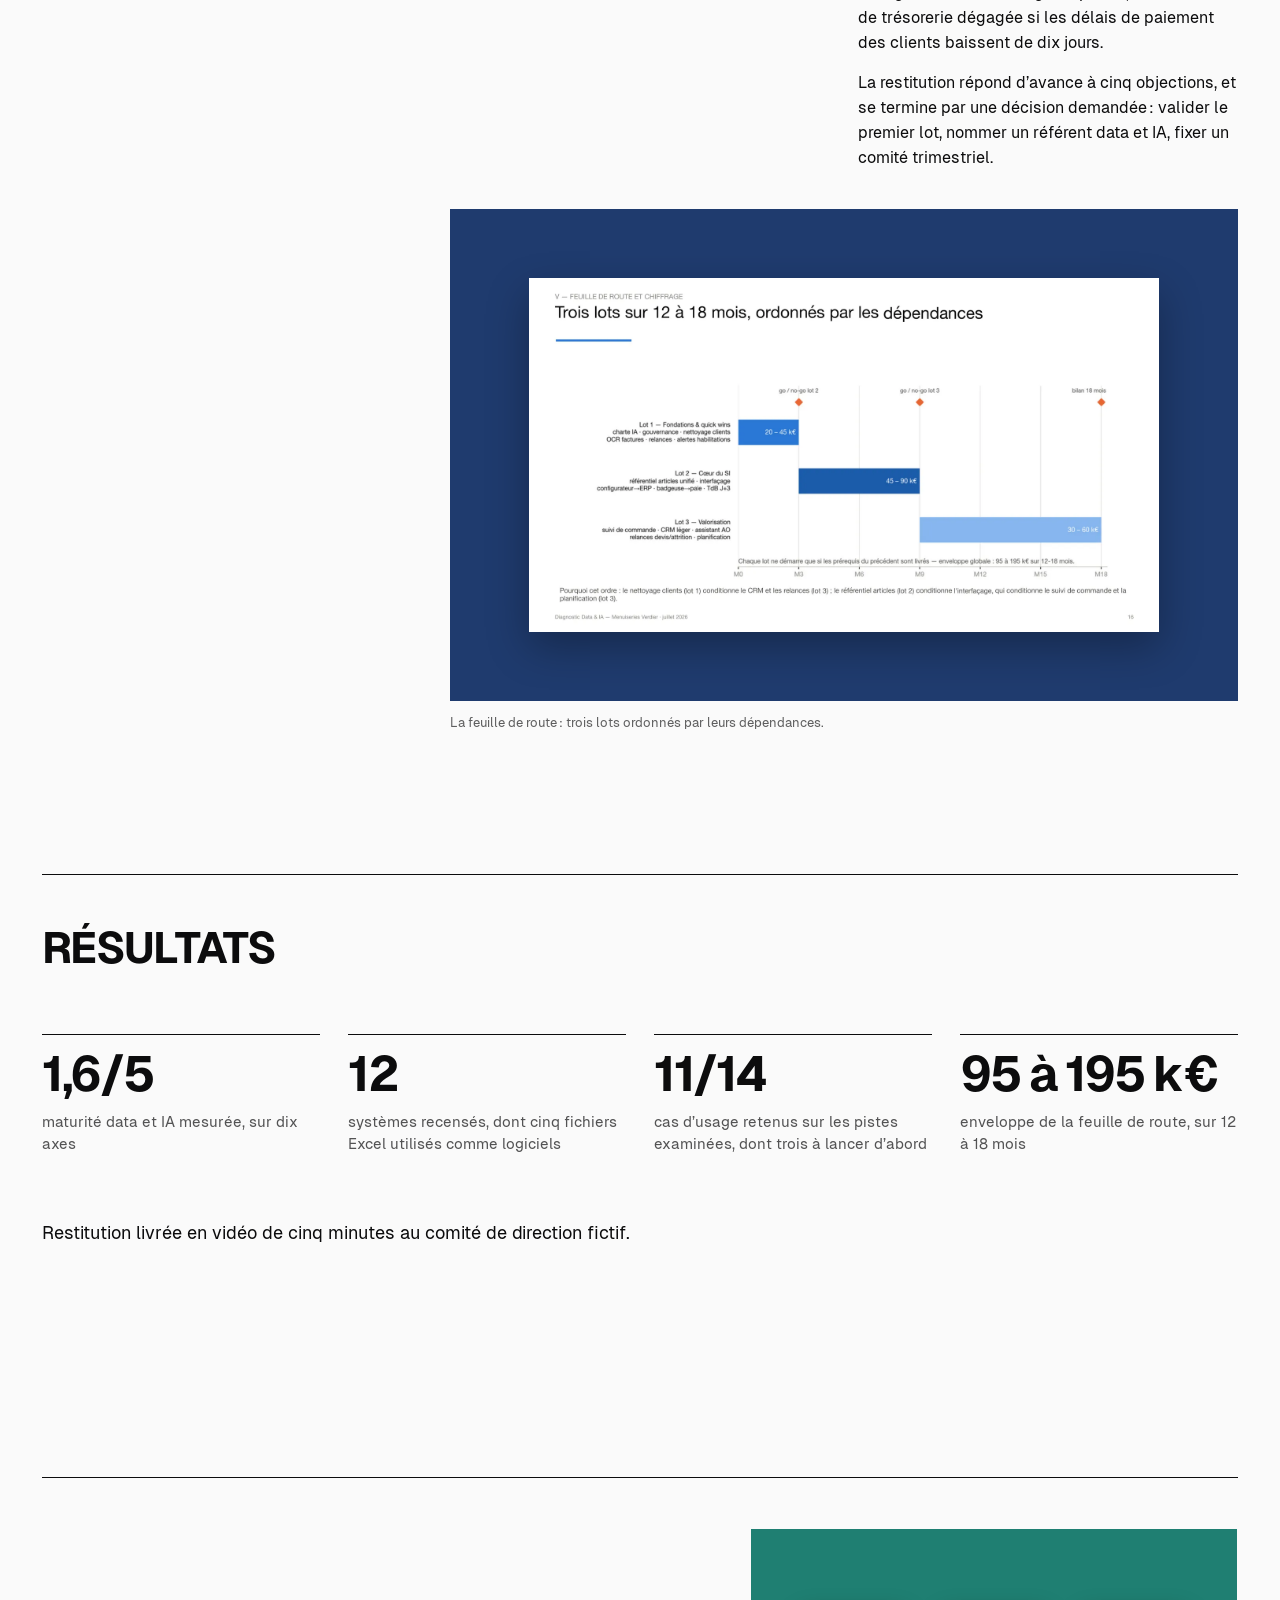
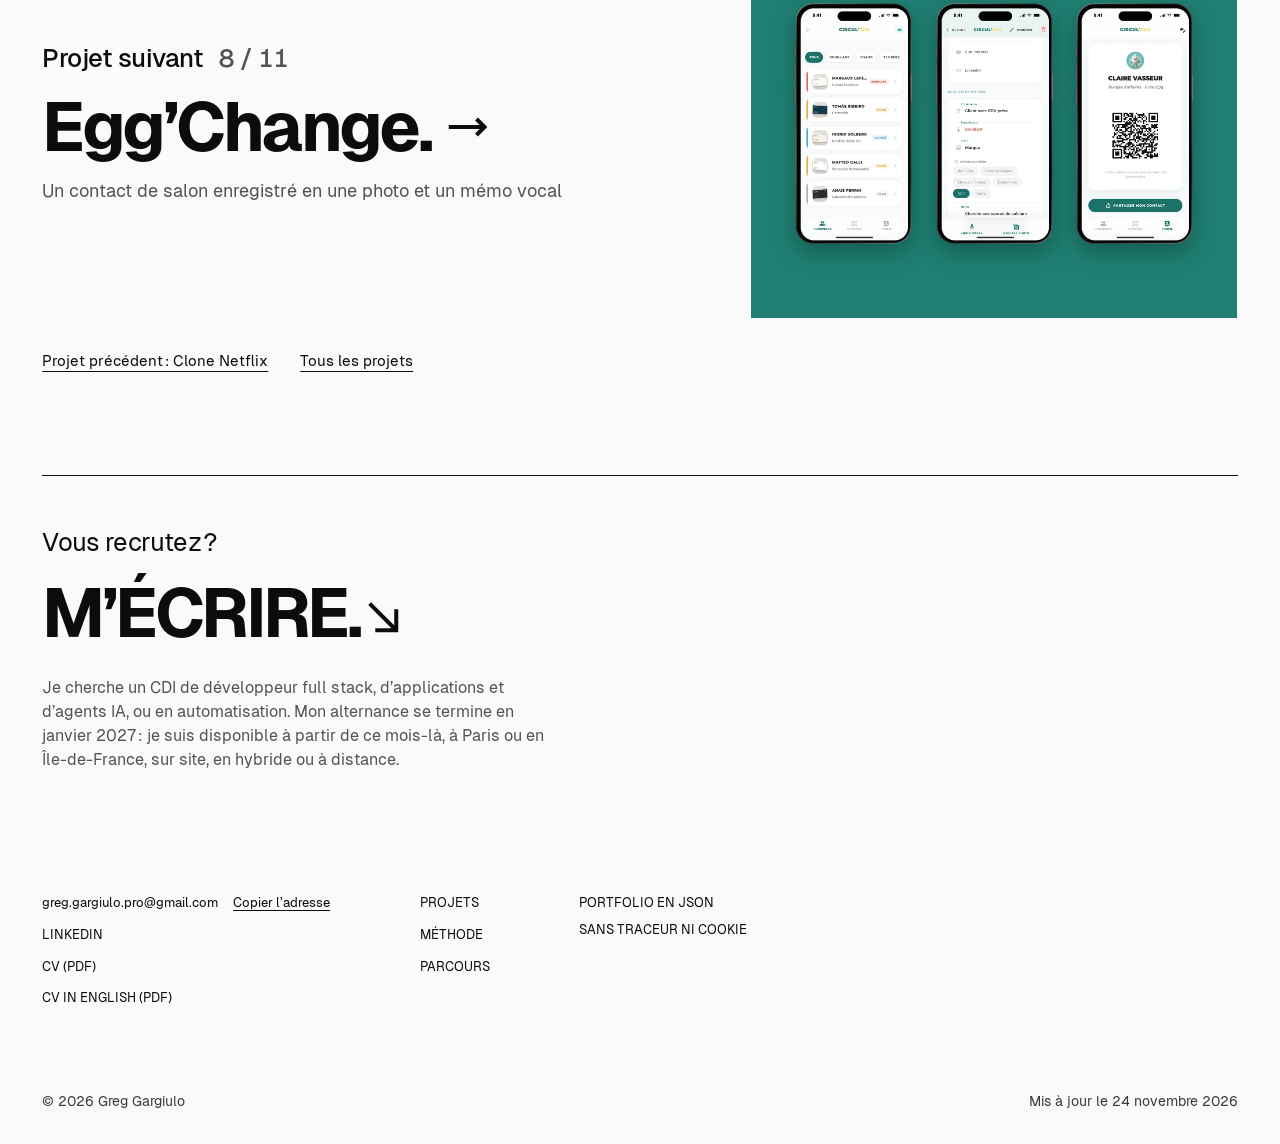
<file: projets/diagnostic-data-ia/index.html>
<!doctype html>
<html lang="fr" class="no-js">
<head>
<meta charset="utf-8">
<meta name="viewport" content="width=device-width, initial-scale=1">
<title>Diagnostic Data &amp; IA, étude de cas | Greg Gargiulo</title>
<meta name="description" content="Une feuille de route IA chiffrée et priorisée pour une PME industrielle fictive. Étude de cas : stack, décisions et résultats.">
<link rel="canonical" href="https://6gbigalt.github.io/projets/diagnostic-data-ia/">
<meta property="og:type" content="website">
<meta property="og:title" content="Diagnostic Data &amp; IA, étude de cas | Greg Gargiulo">
<meta property="og:description" content="Une feuille de route IA chiffrée et priorisée pour une PME industrielle fictive. Étude de cas : stack, décisions et résultats.">
<meta property="og:url" content="https://6gbigalt.github.io/projets/diagnostic-data-ia/">
<meta property="og:image" content="https://6gbigalt.github.io/assets/og/diagnostic-data-ia.jpg">
<meta property="og:locale" content="fr_FR">
<meta property="og:image:width" content="1200">
<meta property="og:image:height" content="630">
<meta property="og:image:alt" content="Diagnostic Data &amp; IA. Une feuille de route IA chiffrée et priorisée pour une PME industrielle fictive">
<meta name="twitter:card" content="summary_large_image">
<meta name="theme-color" content="#fafafa">
<link rel="icon" href="../../assets/favicon-32.png" type="image/png" sizes="32x32">
<link rel="apple-touch-icon" href="../../assets/apple-touch-icon.png">
<link rel="preload" href="../../assets/fonts/geist-400.woff2" as="font" type="font/woff2" crossorigin>
<link rel="preload" href="../../assets/fonts/geist-500.woff2" as="font" type="font/woff2" crossorigin>
<link rel="preload" href="../../assets/fonts/geist-700.woff2" as="font" type="font/woff2" crossorigin>
<link rel="stylesheet" href="../../assets/css/site.css?v=06cb44fd5e">
<link rel="alternate" type="application/json" href="../../portfolio.json" title="Portfolio en JSON">
<script>try{new Function("a?.b??0");document.documentElement.classList.replace("no-js","js")}catch(e){}</script>
<script src="../../assets/js/site.js?v=6f01b619e6" defer></script>
<script type="speculationrules">{"prerender":[{"where":{"href_matches":"/projets/*"},"eagerness":"moderate"}]}</script>
<script type="application/ld+json">{"@context":"https://schema.org","@graph":[{"@type":"Person","@id":"https://6gbigalt.github.io/#greg","name":"Greg Gargiulo","jobTitle":"AI product builder & développeur full stack","email":"mailto:greg.gargiulo.pro@gmail.com","url":"https://6gbigalt.github.io/","sameAs":["https://www.linkedin.com/in/g-gargiulo/"],"knowsAbout":["Applications métier","Agents IA","Automatisation","React","TypeScript","Python","FastAPI","n8n","Flutter"]},{"@type":"BreadcrumbList","itemListElement":[{"@type":"ListItem","position":1,"name":"Accueil","item":"https://6gbigalt.github.io/"},{"@type":"ListItem","position":2,"name":"Diagnostic Data & IA","item":"https://6gbigalt.github.io/projets/diagnostic-data-ia/"}]}]}</script>
</head>
<body class="page-case">
<a class="skip" href="#contenu">Aller au contenu</a>
<header class="hdr">
  <a class="hdr-name" href="../../">Greg Gargiulo</a>
  <nav class="hdr-nav" aria-label="Navigation principale">
    <a href="../../#projets">Projets</a>
    <a href="../../#methode">Méthode</a>
    <a href="../../#parcours">Parcours</a>
    <a href="../../assets/Greg-Gargiulo-CV.pdf" download>CV</a>
  </nav>
  <div class="hdr-right">
    <a class="btn" href="mailto:greg.gargiulo.pro@gmail.com">M’écrire</a>
    <button type="button" class="toggle" aria-expanded="false" aria-controls="menu" aria-label="Ouvrir le menu"><span></span><span></span></button>
  </div>
</header>
<div class="menu" id="menu">
  <nav class="menu-nav" aria-label="Menu">
    <ul role="list">
      <li style="--i:0"><a href="../../#projets">Projets</a></li>
      <li style="--i:1"><a href="../../#methode">Méthode</a></li>
      <li style="--i:2"><a href="../../#parcours">Parcours</a></li>
      <li style="--i:3"><a href="../../#contact">Contact</a></li>
    </ul>
  </nav>
  <div class="menu-foot">
    <a href="mailto:greg.gargiulo.pro@gmail.com">greg.gargiulo.pro@gmail.com</a>
    <a href="https://www.linkedin.com/in/g-gargiulo/" rel="me">LinkedIn</a>
    <a href="../../assets/Greg-Gargiulo-CV.pdf" download>CV (PDF)</a>
  </div>
</div>
<main id="contenu">
<article class="case">
<header class="case-intro">
  <div class="wrap case-intro-inner">
    <a class="btn back" href="../../"><span class="back-arrow" aria-hidden="true"><svg viewBox="0 0 38 18" aria-hidden="true" focusable="false"><path d="M0.75 9h35.5M28.5 1l8 8-8 8" fill="none" stroke="currentColor" stroke-width="1.5"/></svg></span>Retour</a>
    <div class="case-titlerow">
      <h1 class="case-title">Diagnostic Data &amp; IA.</h1>
      <p class="case-year"><span class="visually-hidden">Année : </span>2026</p>
    </div>
    <p class="case-outcome">Une feuille de route IA chiffrée et priorisée pour une PME industrielle fictive</p>
    
  </div>
</header>

<section class="showcase showcase--case" aria-label="Les écrans du projet">
  <div class="wrap">
    <div class="reel" data-motion="time">
      <div class="reel-frame" aria-hidden="true">
        <div class="reel-slide" data-outcome="Le radar de maturité : 1,6 sur 5, chaque note justifiée par un fait du dossier.">
          <div class="stage stage--doc stage--reel" style="--tone:#1f3b6e;--on:#fafafa" aria-hidden="true"><div class="paper paper--seq"><img src="../../assets/captures/diagnostic-data-ia/radar.webp" srcset="../../assets/captures/diagnostic-data-ia/radar.w480.webp 480w, ../../assets/captures/diagnostic-data-ia/radar.w1200.webp 1200w, ../../assets/captures/diagnostic-data-ia/radar.webp 2000w" sizes="(min-width: 900px) 92vw, 100vw" alt="" width="2000" height="1125" loading="eager" decoding="async"><div class="live live--seq" data-seq="../../assets/captures/diagnostic-data-ia/page-7.webp ../../assets/captures/diagnostic-data-ia/page-8.webp ../../assets/captures/diagnostic-data-ia/page-9.webp ../../assets/captures/diagnostic-data-ia/page-10.webp ../../assets/captures/diagnostic-data-ia/page-11.webp ../../assets/captures/diagnostic-data-ia/page-16.webp ../../assets/captures/diagnostic-data-ia/page-20.webp" data-span="6" style="--loop:16.8s"></div></div></div>
        </div>
        <div class="reel-slide" data-outcome="Un système d’information en silos, et les ruptures entre les outils.">
          <div class="stage stage--doc stage--reel" style="--tone:#1f3b6e;--on:#fafafa" aria-hidden="true"><div class="paper paper--seq"><img src="../../assets/captures/diagnostic-data-ia/cartographie.webp" srcset="../../assets/captures/diagnostic-data-ia/cartographie.w480.webp 480w, ../../assets/captures/diagnostic-data-ia/cartographie.w1200.webp 1200w, ../../assets/captures/diagnostic-data-ia/cartographie.webp 2000w" sizes="(min-width: 900px) 92vw, 100vw" alt="" width="2000" height="1125" loading="eager" decoding="async"><div class="live live--seq" data-seq="../../assets/captures/diagnostic-data-ia/page-4.webp ../../assets/captures/diagnostic-data-ia/page-5.webp ../../assets/captures/diagnostic-data-ia/page-6.webp" data-span="2" style="--loop:7.2s"></div></div></div>
        </div>
        <div class="reel-slide" data-outcome="La matrice de priorisation : sept gains rapides, quatre projets majeurs.">
          <div class="stage stage--doc stage--reel" style="--tone:#1f3b6e;--on:#fafafa" aria-hidden="true"><div class="paper paper--seq"><img src="../../assets/captures/diagnostic-data-ia/matrice.webp" srcset="../../assets/captures/diagnostic-data-ia/matrice.w480.webp 480w, ../../assets/captures/diagnostic-data-ia/matrice.w1200.webp 1200w, ../../assets/captures/diagnostic-data-ia/matrice.webp 2000w" sizes="(min-width: 900px) 92vw, 100vw" alt="" width="2000" height="1125" loading="lazy" decoding="async"><div class="live live--seq" data-seq="../../assets/captures/diagnostic-data-ia/page-11.webp ../../assets/captures/diagnostic-data-ia/page-12.webp" data-span="1" style="--loop:4.8s"></div></div></div>
        </div>
        <div class="reel-slide" data-outcome="La feuille de route : trois lots ordonnés par leurs dépendances.">
          <div class="stage stage--doc stage--reel" style="--tone:#1f3b6e;--on:#fafafa" aria-hidden="true"><div class="paper paper--seq"><img src="../../assets/captures/diagnostic-data-ia/feuille-de-route.webp" srcset="../../assets/captures/diagnostic-data-ia/feuille-de-route.w480.webp 480w, ../../assets/captures/diagnostic-data-ia/feuille-de-route.w1200.webp 1200w, ../../assets/captures/diagnostic-data-ia/feuille-de-route.webp 2000w" sizes="(min-width: 900px) 92vw, 100vw" alt="" width="2000" height="1125" loading="lazy" decoding="async"><div class="live live--seq" data-seq="../../assets/captures/diagnostic-data-ia/page-16.webp ../../assets/captures/diagnostic-data-ia/page-17.webp ../../assets/captures/diagnostic-data-ia/page-20.webp" data-span="2" style="--loop:7.2s"></div></div></div>
        </div>
      </div>
      <div class="reel-bar">
        <p class="reel-caption">Le radar de maturité : 1,6 sur 5, chaque note justifiée par un fait du dossier.</p>
        <p class="reel-status visually-hidden" role="status"></p>
        <div class="reel-ctrl">
          <button type="button" class="arrow reel-pause" aria-label="Mettre les animations en pause"><svg class="i-pause" viewBox="0 0 16 16" aria-hidden="true" focusable="false"><path d="M5.5 3v10M10.5 3v10" fill="none" stroke="currentColor" stroke-width="1.5"/></svg><svg class="i-play" viewBox="0 0 16 16" aria-hidden="true" focusable="false"><path d="M5 3.2l8 4.8-8 4.8z" fill="none" stroke="currentColor" stroke-width="1.5" stroke-linejoin="round"/></svg></button>
          <span class="reel-count" aria-hidden="true">1 / 4</span>
          <div class="arrows reel-arrows">
            <button type="button" class="arrow arrow--prev" data-dir="-1" aria-label="Écran précédent"><svg viewBox="0 0 38 18" aria-hidden="true" focusable="false"><path d="M0.75 9h35.5M28.5 1l8 8-8 8" fill="none" stroke="currentColor" stroke-width="1.5"/></svg></button>
            <button type="button" class="arrow" data-dir="1" aria-label="Écran suivant"><svg viewBox="0 0 38 18" aria-hidden="true" focusable="false"><path d="M0.75 9h35.5M28.5 1l8 8-8 8" fill="none" stroke="currentColor" stroke-width="1.5"/></svg></button>
          </div>
        </div>
      </div>
    </div>
  </div>
</section>

<nav class="toc" aria-label="Sommaire de l’étude">
  <div class="wrap">
    <ul class="toc-list" role="list"><li><a href="#fiche">Fiche</a></li><li><a href="#livrables">Livrables</a></li><li><a href="#architecture">Architecture</a></li><li><a href="#stack">Stack technique</a></li><li><a href="#decisions">Décisions</a></li><li><a href="#resultats">Résultats</a></li></ul>
  </div>
</nav>

<section class="overview" id="fiche" aria-label="Présentation du projet">
  <div class="wrap overview-grid">
    <div class="overview-side">
      <h2 class="label">Fiche</h2>
      <dl class="facts">
          <div><dt>Rôle</dt><dd>Diagnostic complet, de l’analyse du dossier à la restitution</dd></div>
          <div><dt>Équipe</dt><dd>Seul, en formation Alegria Academy, sur un cas fictif</dd></div>
          <div><dt>Période</dt><dd>Juillet à août 2026</dd></div>
          <div><dt>Statut</dt><dd>Restitution livrée</dd></div>
          <div><dt>Code</dt><dd>Livrables de formation</dd></div>
          <div><dt>Captures</dt><dd>Pages du support de restitution du cas fictif.</dd></div>
      </dl>
    </div>
    <div class="overview-main">
      <h2 class="label">En bref</h2>
      <p class="overview-lead">Un exercice de la formation Alegria Academy, sur un cas fictif : un fabricant de menuiseries de 96 salariés, dont la marge recule, veut savoir ce que l’IA peut lui apporter. J’ai mené le diagnostic, jusqu’à une feuille de route chiffrée de 95 à 195 k€ sur 12 à 18 mois.</p>
      <h2 class="label">Point de départ</h2>
      <p class="overview-text">La marge et le taux de service de l’entreprise baissent. La direction veut savoir où l’IA peut aider, par quoi commencer et pour quel coût, chiffres à l’appui. Il n’y a pas de DSI, et les équipes utilisent déjà des outils d’IA générative sans cadre.</p>
      <h3 class="label">Contraintes</h3>
      <ul class="constraints" role="list"><li>Rien ne peut être affirmé hors du dossier : chaque constat cite sa source.</li><li>Des extraits partiels de l’ERP (8 fiches clients sur 1 380) et des chiffres déclaratifs : chaque estimation est donnée en fourchette.</li><li>Pas de DSI : chaque recommandation doit pouvoir être pilotée par un référent formé.</li><li>Une restitution de cinq minutes au plus, qui se termine par une décision demandée.</li></ul>
    </div>
  </div>
</section>

<section class="tech" aria-label="Livrables, architecture et stack technique">
  <div class="wrap">
    <div class="spec" id="livrables">
      <h2 class="spec-title">Livrables</h2>
      <ul class="spec-list" role="list"><li>L’analyse de six entretiens métier, de la direction générale aux ressources humaines, et la cartographie du système d’information.</li><li>Le radar de maturité data et IA, et la notation des référentiels de données, chaque note justifiée.</li><li>Quatorze pistes examinées, onze cas d’usage retenus et placés sur une matrice impact et effort.</li><li>Trois fiches projet et une feuille de route en trois lots.</li><li>Le support de restitution de 21 pages, le classeur de travail, la note méthodologique et la vidéo de restitution.</li></ul>
    </div>
    <div class="spec" id="architecture">
      <h2 class="spec-title">Architecture</h2>
      <div class="spec-text"><p>Le diagnostic suit la méthode Diag Data IA de Bpifrance : état des lieux du système d’information, maturité notée sur dix axes, inventaire des cas d’usage, priorisation par impact et effort, puis feuille de route.</p><p>Le dossier réunit cinq sources : la fiche de l’entreprise, l’inventaire des logiciels, six entretiens, des extraits de l’ERP et un questionnaire sur l’IA, rempli par 41 salariés sur 96. Chaque chiffre de la restitution renvoie à l’une d’elles.</p></div>
    </div>
    <div class="spec" id="stack">
      <h2 class="spec-title">Stack technique</h2>
      <dl class="stack-table">
          <div><dt>Méthode</dt><dd><ul class="tags" role="list"><li>Diag Data IA (Bpifrance)</li><li>Entretiens métier</li><li>Radar de maturité</li><li>Matrice impact et effort</li></ul></dd></div>
          <div><dt>Outils</dt><dd><ul class="tags" role="list"><li>Excel</li><li>PowerPoint</li><li>Loom</li></ul></dd></div>
      </dl>
    </div>
  </div>
</section>

<section class="steps-section steps-section--case" id="decisions" aria-labelledby="decisions-titre">
  <div class="wrap">
    <div class="steps-grid">
      <div class="steps-side">
        <h2 id="decisions-titre" class="h-section">Décisions</h2>
      </div>
      <ol class="steps" role="list">
          <li class="step">
            <h3 class="step-title">Cartographier avant de recommander</h3>
            <div class="step-body"><p>La cartographie recense douze systèmes, sans aucune interface automatique entre eux : l’information circule à la main, et cinq fichiers Excel tiennent lieu de logiciels. Six ruptures de flux sont chiffrées, dont 23 heures de ressaisie par semaine, un reporting disponible vingt jours après la fin du mois, et 900 000 € de portefeuille clients exposés au départ d’un commercial.</p></div>
            <div class="step-media"><figure class="shot shot--doc" data-motion="time">
          <div class="stage stage--doc" style="--tone:#1f3b6e;--on:#fafafa"><div class="paper paper--seq"><img src="../../assets/captures/diagnostic-data-ia/cartographie.webp" srcset="../../assets/captures/diagnostic-data-ia/cartographie.w480.webp 480w, ../../assets/captures/diagnostic-data-ia/cartographie.w1200.webp 1200w, ../../assets/captures/diagnostic-data-ia/cartographie.webp 2000w" sizes="(min-width: 900px) 62vw, 92vw" alt="" width="2000" height="1125" loading="lazy" decoding="async"><div class="live live--seq" data-seq="../../assets/captures/diagnostic-data-ia/page-4.webp ../../assets/captures/diagnostic-data-ia/page-5.webp ../../assets/captures/diagnostic-data-ia/page-6.webp" data-span="2" style="--loop:7.2s"></div></div></div>
          <figcaption>Un système d’information en silos, et les ruptures entre les outils.</figcaption>
        </figure></div>
          </li>
          <li class="step">
            <h3 class="step-title">La maturité est notée sur des faits</h3>
            <div class="step-body"><p>Sur dix axes, l’entreprise obtient 1,6 sur 5 en moyenne, et aucun axe n’atteint le niveau 3 ; quatre sont au plancher, dont la gouvernance et l’automatisation. Neuf référentiels de données sont notés sur quatre critères : la comptabilité tient (3,3 sur 5), le référentiel clients, le plus stratégique, non (1,3). D’où trois chantiers préalables à tout projet d’IA : fiabiliser le référentiel clients, unifier les articles entre le configurateur et l’ERP, poser un cadre d’usage.</p></div>
            
          </li>
          <li class="step">
            <h3 class="step-title">Quatorze pistes, onze retenues</h3>
            <div class="step-body"><p>Chaque piste est soumise au même filtre : quel irritant mesuré, quelle source. Onze le franchissent : sept gains rapides et quatre projets majeurs. Deux sont écartées, avec leur raison : la maintenance prédictive (aucun capteur, donc aucune donnée) et le générateur d’images de vérandas (aucun irritant mesuré). Le chatbot RH est différé.</p></div>
            <div class="step-media"><figure class="shot shot--doc" data-motion="time">
          <div class="stage stage--doc" style="--tone:#1f3b6e;--on:#fafafa"><div class="paper paper--seq"><img src="../../assets/captures/diagnostic-data-ia/matrice.webp" srcset="../../assets/captures/diagnostic-data-ia/matrice.w480.webp 480w, ../../assets/captures/diagnostic-data-ia/matrice.w1200.webp 1200w, ../../assets/captures/diagnostic-data-ia/matrice.webp 2000w" sizes="(min-width: 900px) 62vw, 92vw" alt="" width="2000" height="1125" loading="lazy" decoding="async"><div class="live live--seq" data-seq="../../assets/captures/diagnostic-data-ia/page-11.webp ../../assets/captures/diagnostic-data-ia/page-12.webp" data-span="1" style="--loop:4.8s"></div></div></div>
          <figcaption>La matrice de priorisation : sept gains rapides, quatre projets majeurs.</figcaption>
        </figure></div>
          </li>
          <li class="step">
            <h3 class="step-title">Trois cas d’usage prioritaires, chiffrés</h3>
            <div class="step-body"><p>Relier le configurateur et l’ERP s’attaque à une non-qualité chiffrée jusqu’à 110 000 € par an, pour 40 000 à 60 000 € d’investissement : le projet est rentabilisé en moins d’un an. Fiabiliser le référentiel clients avec un CRM léger coûte de 13 000 à 25 000 €, et des tableaux de bord disponibles trois jours après la fin du mois, de 5 000 à 15 000 €. Le directeur général en résume l’enjeu : « quand je vois un problème dans les chiffres, il a six semaines ».</p></div>
            
          </li>
          <li class="step">
            <h3 class="step-title">La feuille de route se décide par lots</h3>
            <div class="step-body"><p>Trois lots s’étalent sur 12 à 18 mois, ordonnés par leurs dépendances, avec des jalons où l’on peut s’arrêter. L’enveloppe, de 95 à 195 k€, est à mettre en regard de 190 k€ de gains par an, et de 390 k€ de trésorerie dégagée si les délais de paiement des clients baissent de dix jours.</p><p>La restitution répond d’avance à cinq objections, et se termine par une décision demandée : valider le premier lot, nommer un référent data et IA, fixer un comité trimestriel.</p></div>
            <div class="step-media"><figure class="shot shot--doc" data-motion="time">
          <div class="stage stage--doc" style="--tone:#1f3b6e;--on:#fafafa"><div class="paper paper--seq"><img src="../../assets/captures/diagnostic-data-ia/feuille-de-route.webp" srcset="../../assets/captures/diagnostic-data-ia/feuille-de-route.w480.webp 480w, ../../assets/captures/diagnostic-data-ia/feuille-de-route.w1200.webp 1200w, ../../assets/captures/diagnostic-data-ia/feuille-de-route.webp 2000w" sizes="(min-width: 900px) 62vw, 92vw" alt="" width="2000" height="1125" loading="lazy" decoding="async"><div class="live live--seq" data-seq="../../assets/captures/diagnostic-data-ia/page-16.webp ../../assets/captures/diagnostic-data-ia/page-17.webp ../../assets/captures/diagnostic-data-ia/page-20.webp" data-span="2" style="--loop:7.2s"></div></div></div>
          <figcaption>La feuille de route : trois lots ordonnés par leurs dépendances.</figcaption>
        </figure></div>
          </li>
      </ol>
    </div>
  </div>
</section>

<section class="results" id="resultats" aria-labelledby="resultats-titre">
  <div class="wrap">
    <h2 id="resultats-titre" class="h-section">Résultats</h2>
    <dl class="figures figures--4"><div><dt>1,6/5</dt><dd>maturité data et IA mesurée, sur dix axes</dd></div><div><dt>12</dt><dd>systèmes recensés, dont cinq fichiers Excel utilisés comme logiciels</dd></div><div><dt>11/14</dt><dd>cas d’usage retenus sur les pistes examinées, dont trois à lancer d’abord</dd></div><div><dt>95 à 195 k€</dt><dd>enveloppe de la feuille de route, sur 12 à 18 mois</dd></div></dl>
    <p class="results-text">Restitution livrée en vidéo de cinq minutes au comité de direction fictif.</p>
  </div>
</section>

<nav class="next" aria-label="Projets suivant et précédent">
  <div class="wrap">
    <a class="next-link" href="../../projets/eggchange/">
      <span class="next-text">
        <span class="next-label">Projet suivant <span class="next-count">8 / 11</span></span>
        <span class="next-name">Egg’Change.<span class="next-arrow"><svg viewBox="0 0 38 18" aria-hidden="true" focusable="false"><path d="M0.75 9h35.5M28.5 1l8 8-8 8" fill="none" stroke="currentColor" stroke-width="1.5"/></svg></span></span>
        <span class="next-outcome">Un contact de salon enregistré en une photo et un mémo vocal</span>
      </span>
      <div class="next-shot" data-motion="time"><div class="stage stage--phones stage--slide" style="--tone:#1f7f72;--on:#fafafa" aria-hidden="true"><div class="phones"><div class="handset"><img class="phone" src="../../assets/captures/eggchange/prospects-phone.webp" srcset="../../assets/captures/eggchange/prospects-phone.w480.webp 480w, ../../assets/captures/eggchange/prospects-phone.webp 960w" sizes="(min-width: 900px) 12vw, 26vw" alt="" width="960" height="1929" loading="lazy" decoding="async"><div class="screen screen--phone"><div class="live live--video" data-src="../../assets/captures/eggchange/prospects-clip.mp4" style="--loop:4s"></div></div></div><div class="handset"><img class="phone" src="../../assets/captures/eggchange/qualification-phone.webp" srcset="../../assets/captures/eggchange/qualification-phone.w480.webp 480w, ../../assets/captures/eggchange/qualification-phone.webp 960w" sizes="(min-width: 900px) 12vw, 26vw" alt="" width="960" height="1929" loading="lazy" decoding="async"><div class="screen screen--phone"><div class="live live--video" data-src="../../assets/captures/eggchange/fiche-clip.mp4" style="--loop:9.6s"></div></div></div><img class="phone" src="../../assets/captures/eggchange/carte-phone.webp" srcset="../../assets/captures/eggchange/carte-phone.w480.webp 480w, ../../assets/captures/eggchange/carte-phone.webp 960w" sizes="(min-width: 900px) 12vw, 26vw" alt="" width="960" height="1929" loading="lazy" decoding="async"></div></div></div>
    </a>
    <div class="next-more">
      <a class="ulink" href="../../projets/netflix-flutterflow/">Projet précédent : Clone Netflix</a>
      <a class="ulink" href="../../#projets">Tous les projets</a>
    </div>
  </div>
</nav>
</article>
</main>
<footer class="foot" id="contact">
  <div class="wrap">
    <p class="foot-kicker">Vous recrutez ?</p>
    <a class="foot-big" href="mailto:greg.gargiulo.pro@gmail.com" data-reveal><span class="w"><span style="--i:0">M’écrire.<span class="foot-arrow"><svg viewBox="0 0 24 24" aria-hidden="true" focusable="false"><path d="M3.5 3.5l16.5 16.5M20 7v13H7" fill="none" stroke="currentColor" stroke-width="1.6"/></svg></span></span></span></a>
    <p class="foot-text">Je cherche un CDI de développeur full stack, d’applications et d’agents IA, ou en automatisation. Mon alternance se termine en janvier 2027 : je suis disponible à partir de ce mois-là, à Paris ou en Île-⁠de-⁠France, sur site, en hybride ou à distance.</p>
    <div class="foot-cols">
      <ul role="list">
        <li><a href="mailto:greg.gargiulo.pro@gmail.com">greg.gargiulo.pro@gmail.com</a> <button type="button" class="foot-copy" data-copy="greg.gargiulo.pro@gmail.com" aria-live="polite">Copier l’adresse</button></li>
        <li><a href="https://www.linkedin.com/in/g-gargiulo/" rel="me">LinkedIn</a></li>
        <li><a href="../../assets/Greg-Gargiulo-CV.pdf" download>CV (PDF)</a></li>
        <li><a href="../../assets/Greg-Gargiulo-CV-EN.pdf" download hreflang="en" lang="en">CV in English (PDF)</a></li>
        
      </ul>
      <ul role="list">
        <li><a href="../../#projets">Projets</a></li>
        <li><a href="../../#methode">Méthode</a></li>
        <li><a href="../../#parcours">Parcours</a></li>
      </ul>
      <ul role="list">
        <li><a href="../../portfolio.json">Portfolio en JSON</a></li>
        <li>Sans traceur ni cookie</li>
      </ul>
    </div>
    <div class="foot-legal">
      <span>© 2026 Greg Gargiulo</span>
      <span>Mis à jour le 24 novembre 2026</span>
    </div>
  </div>
</footer>
</body>
</html>
</file>
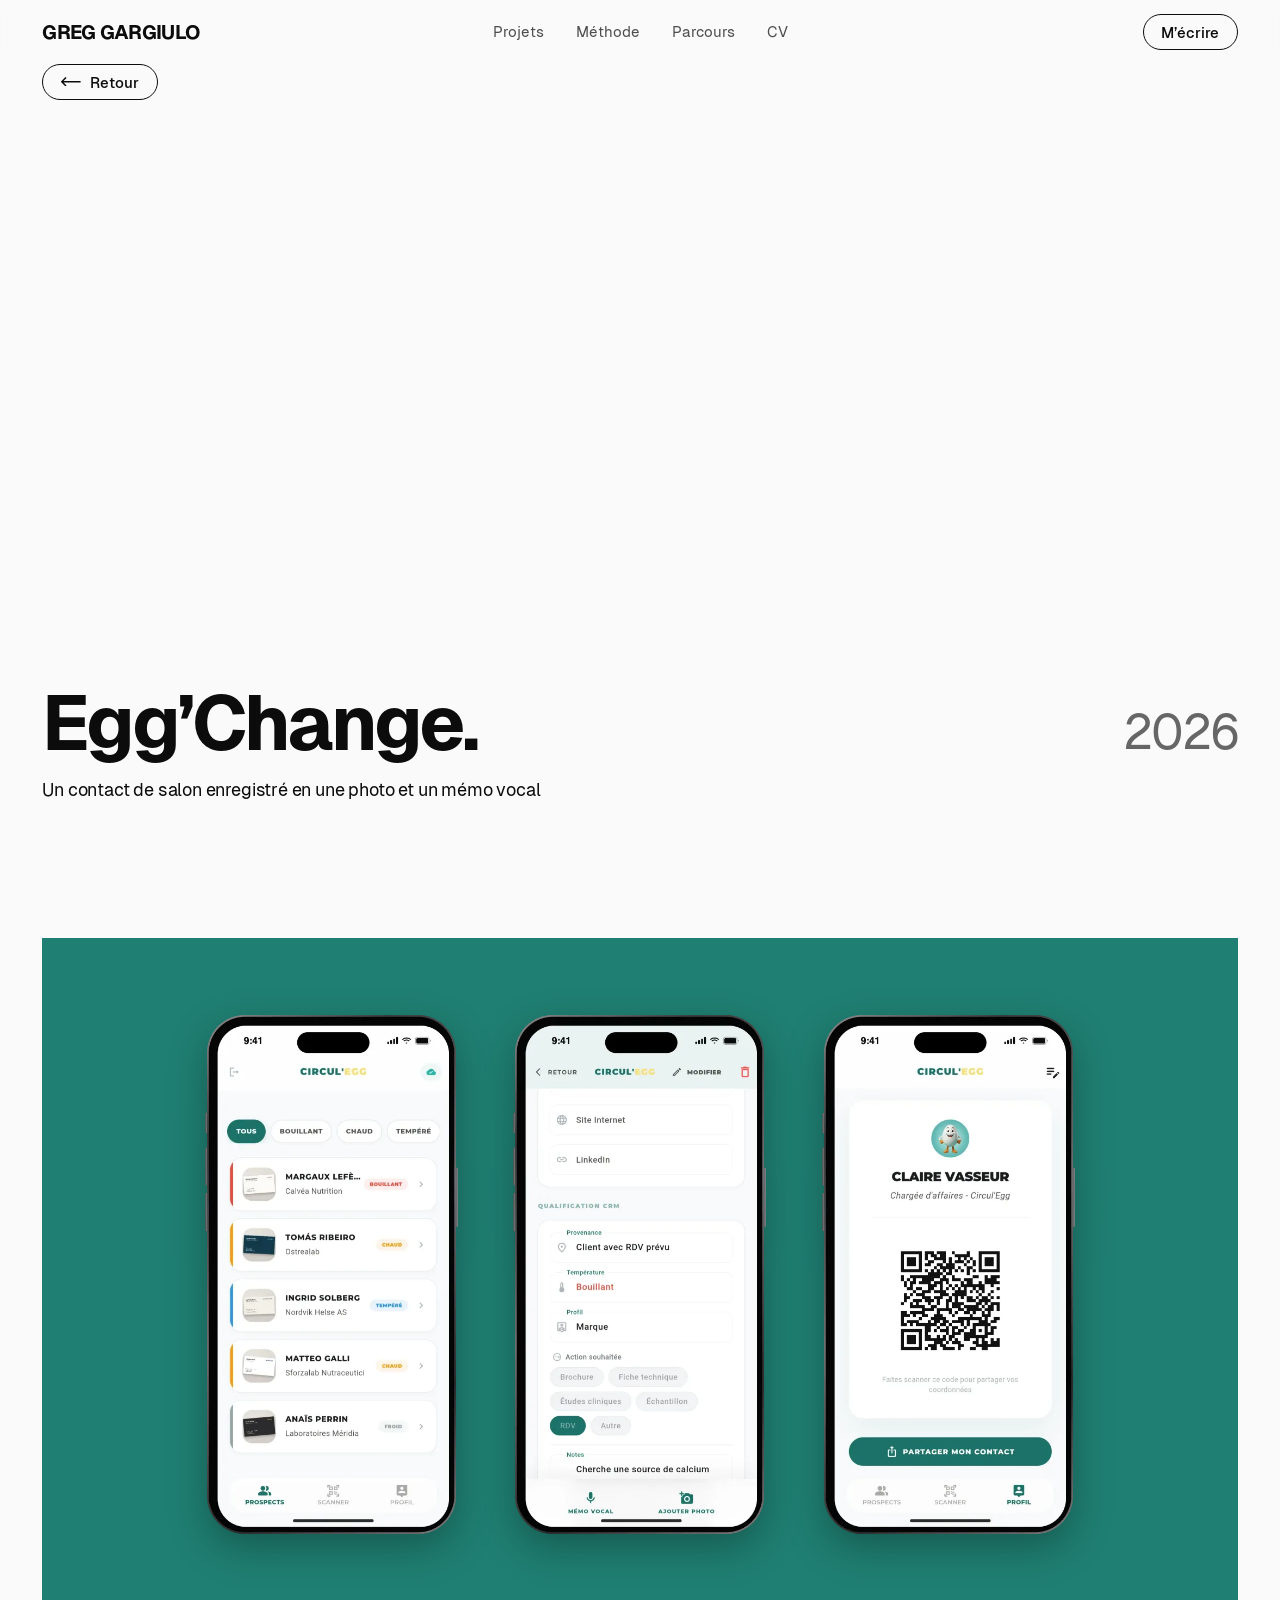
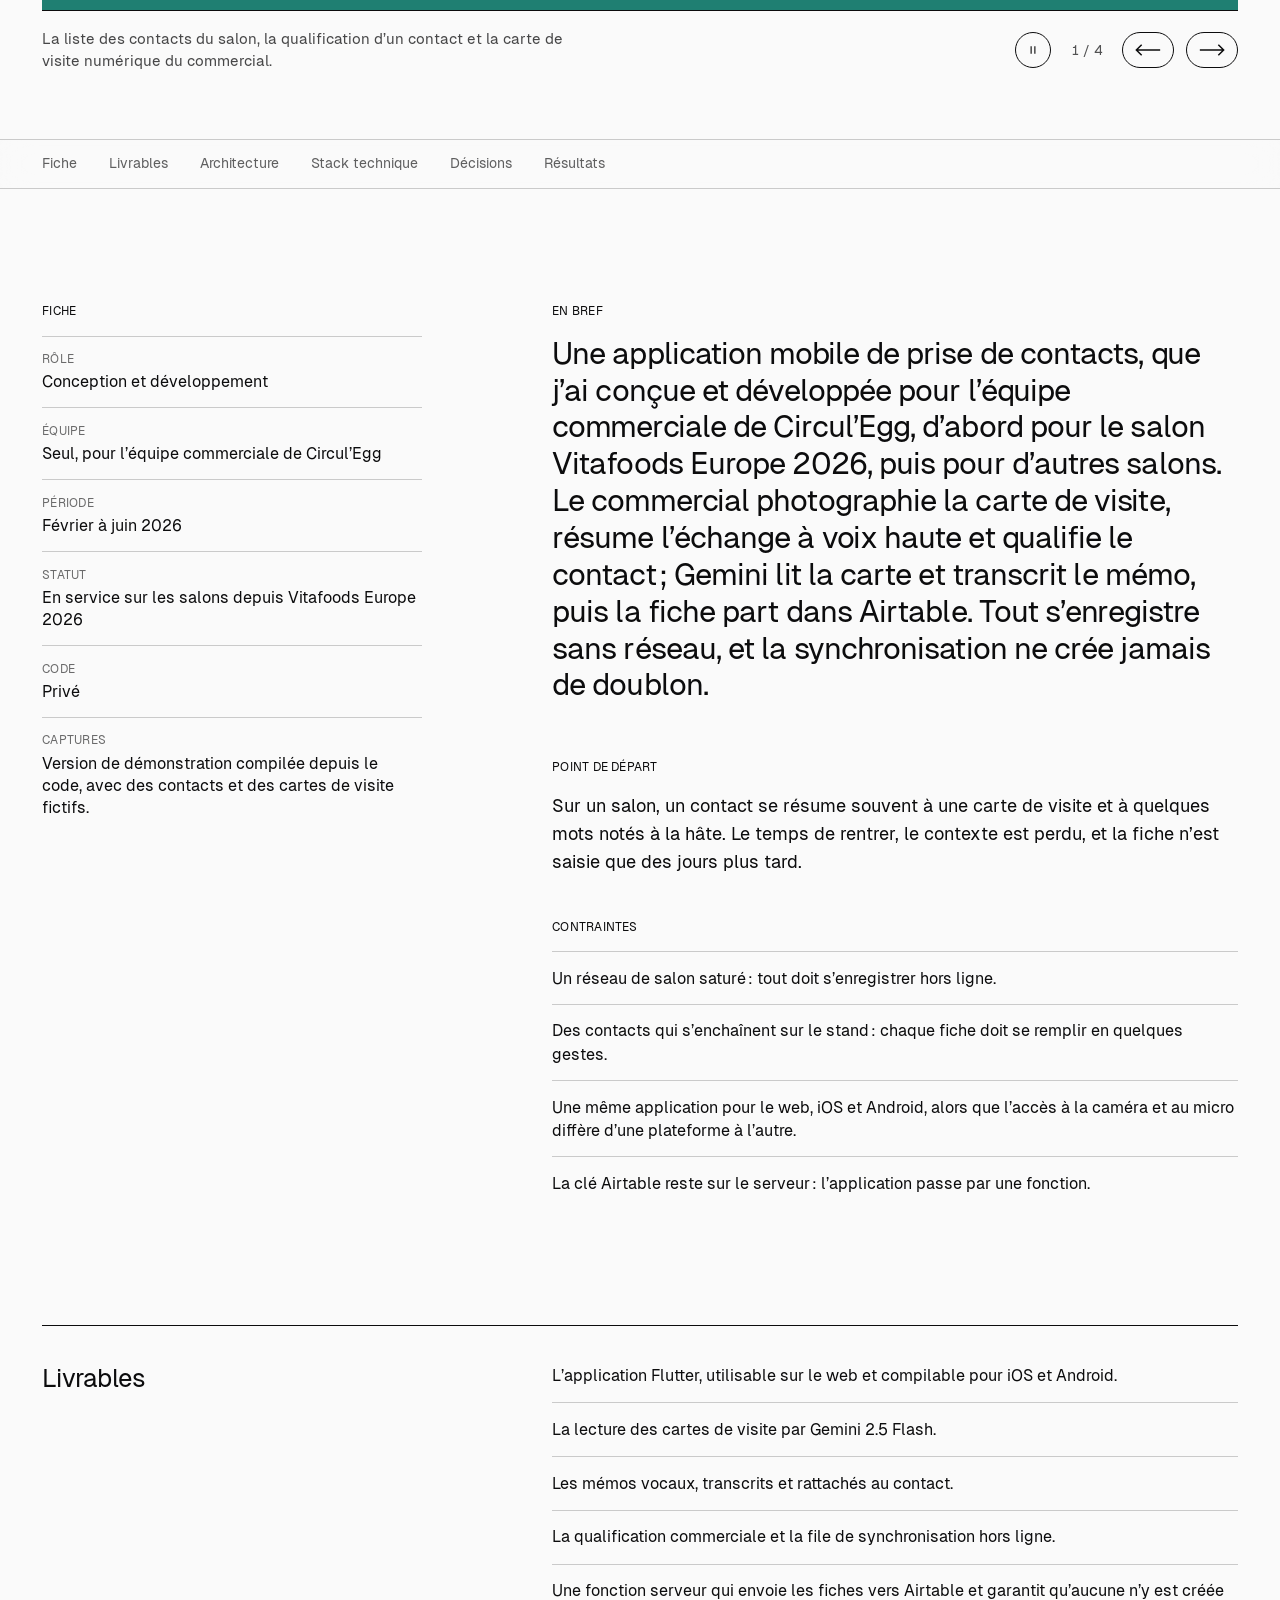
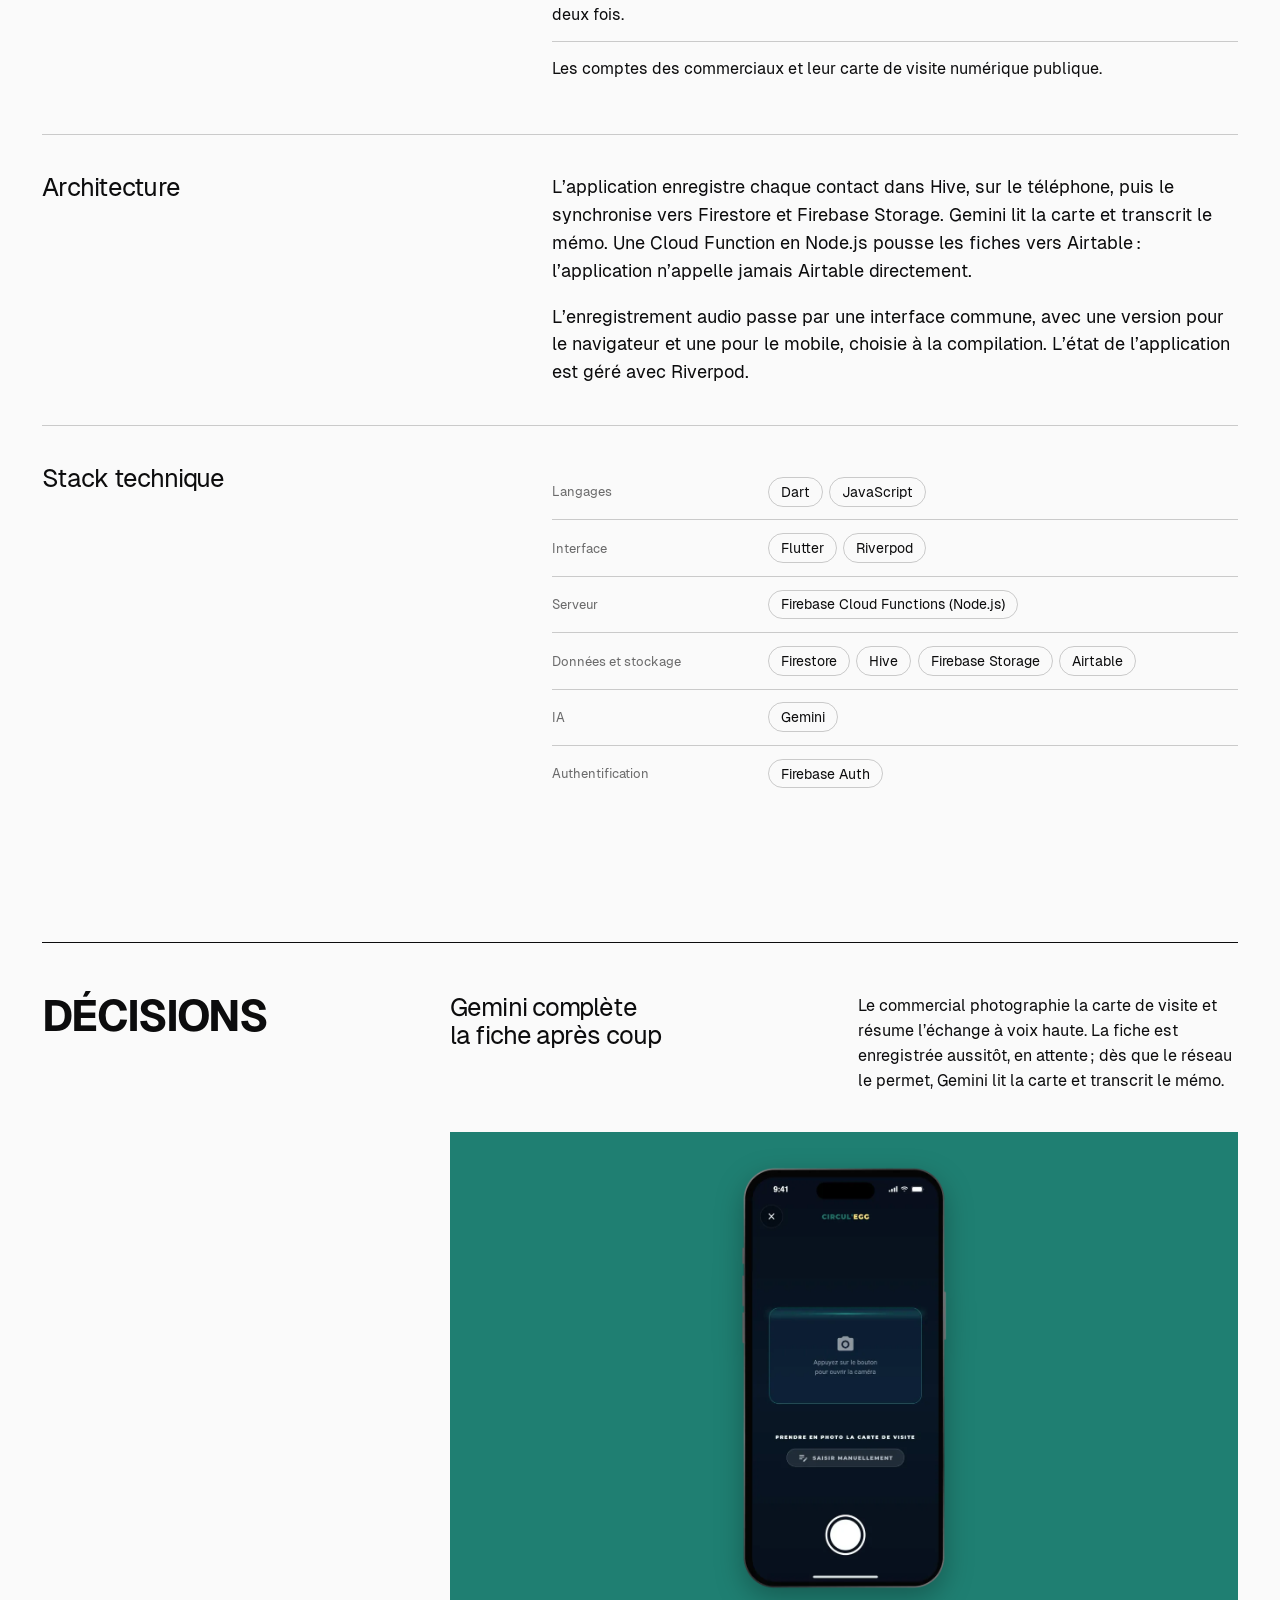
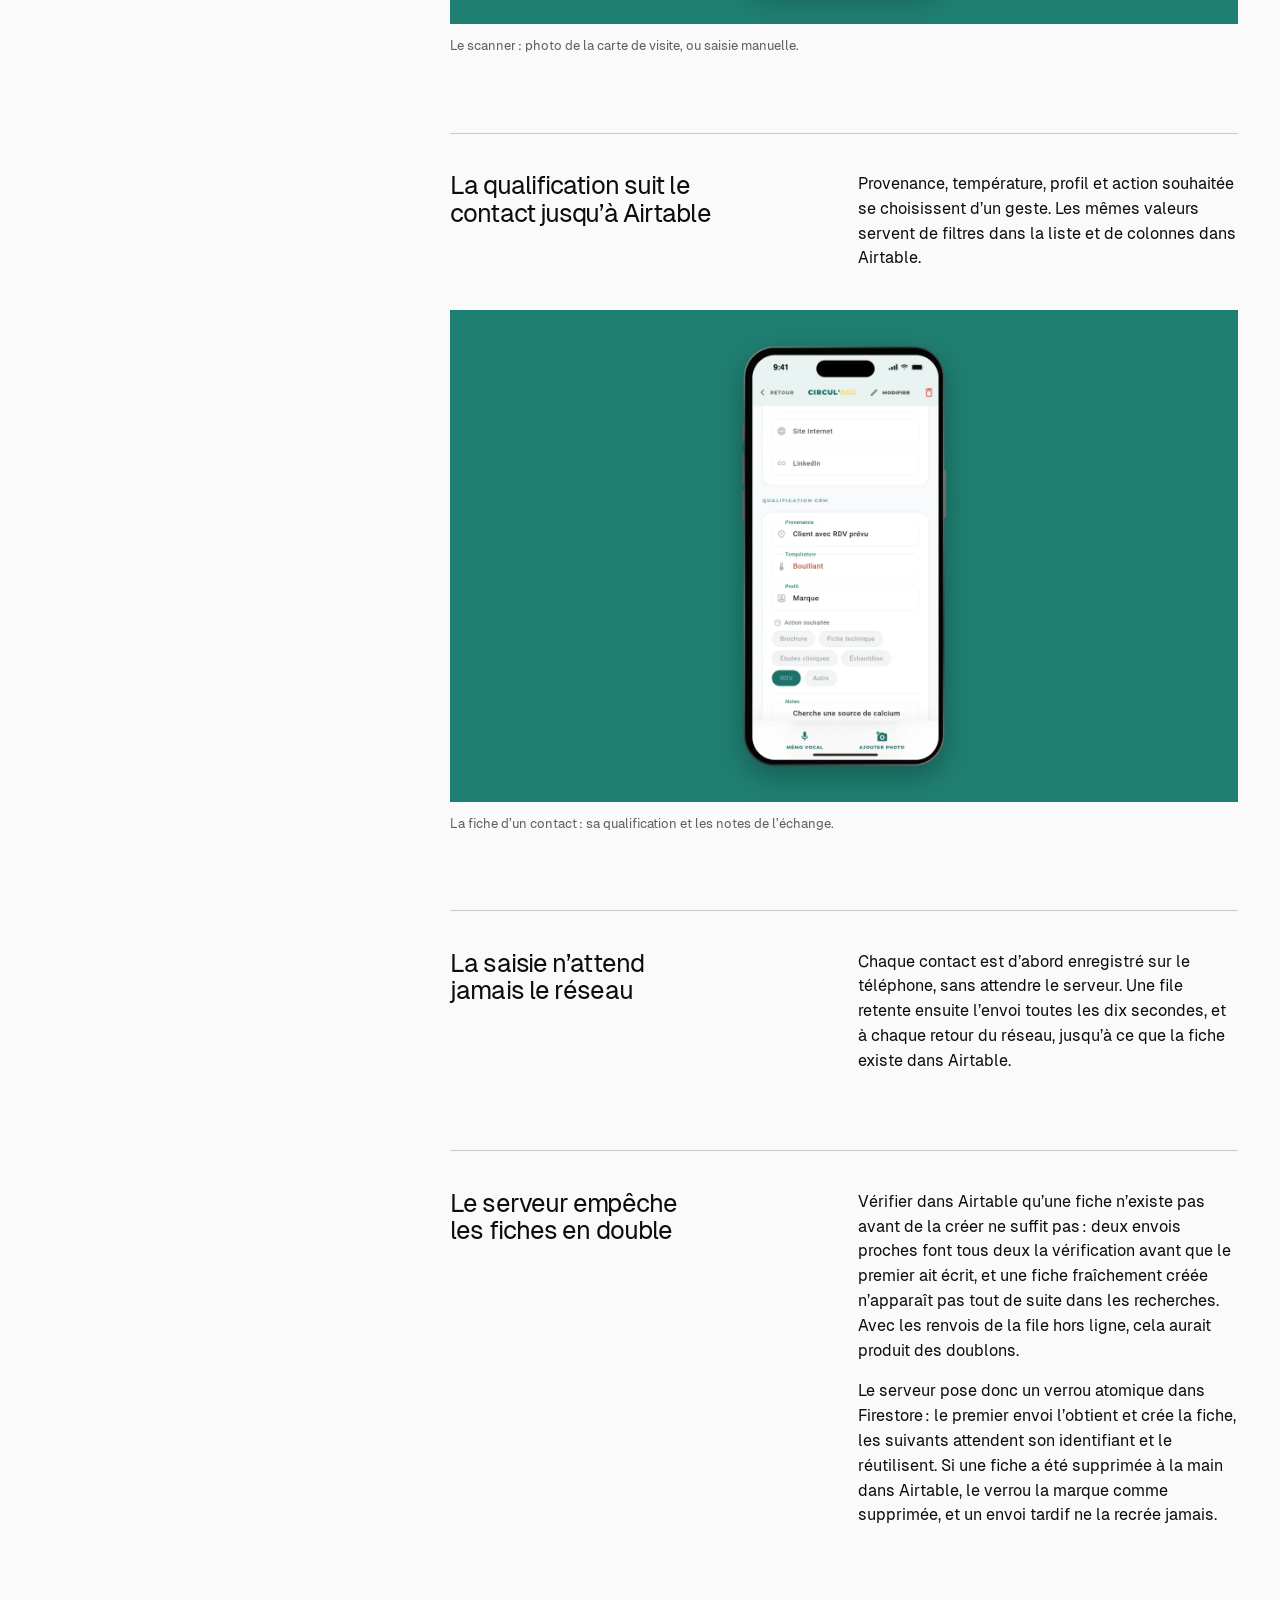
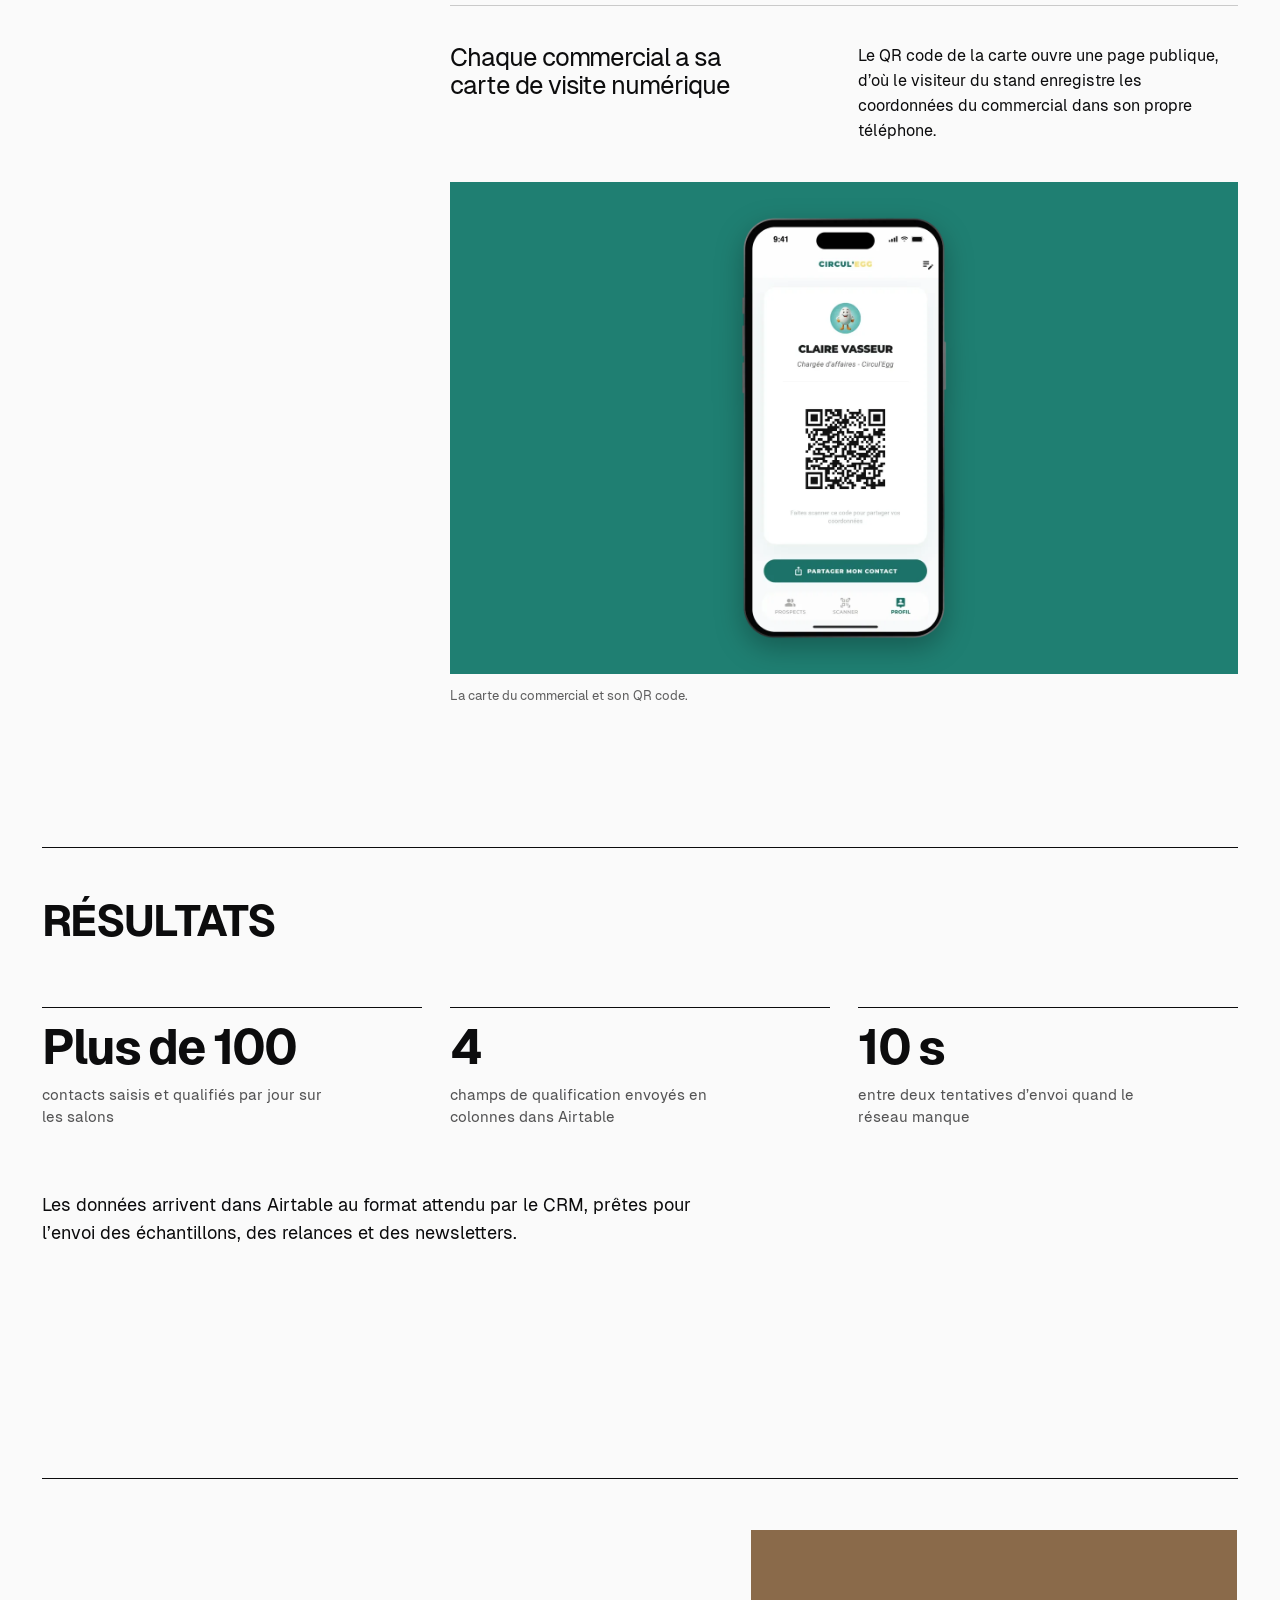
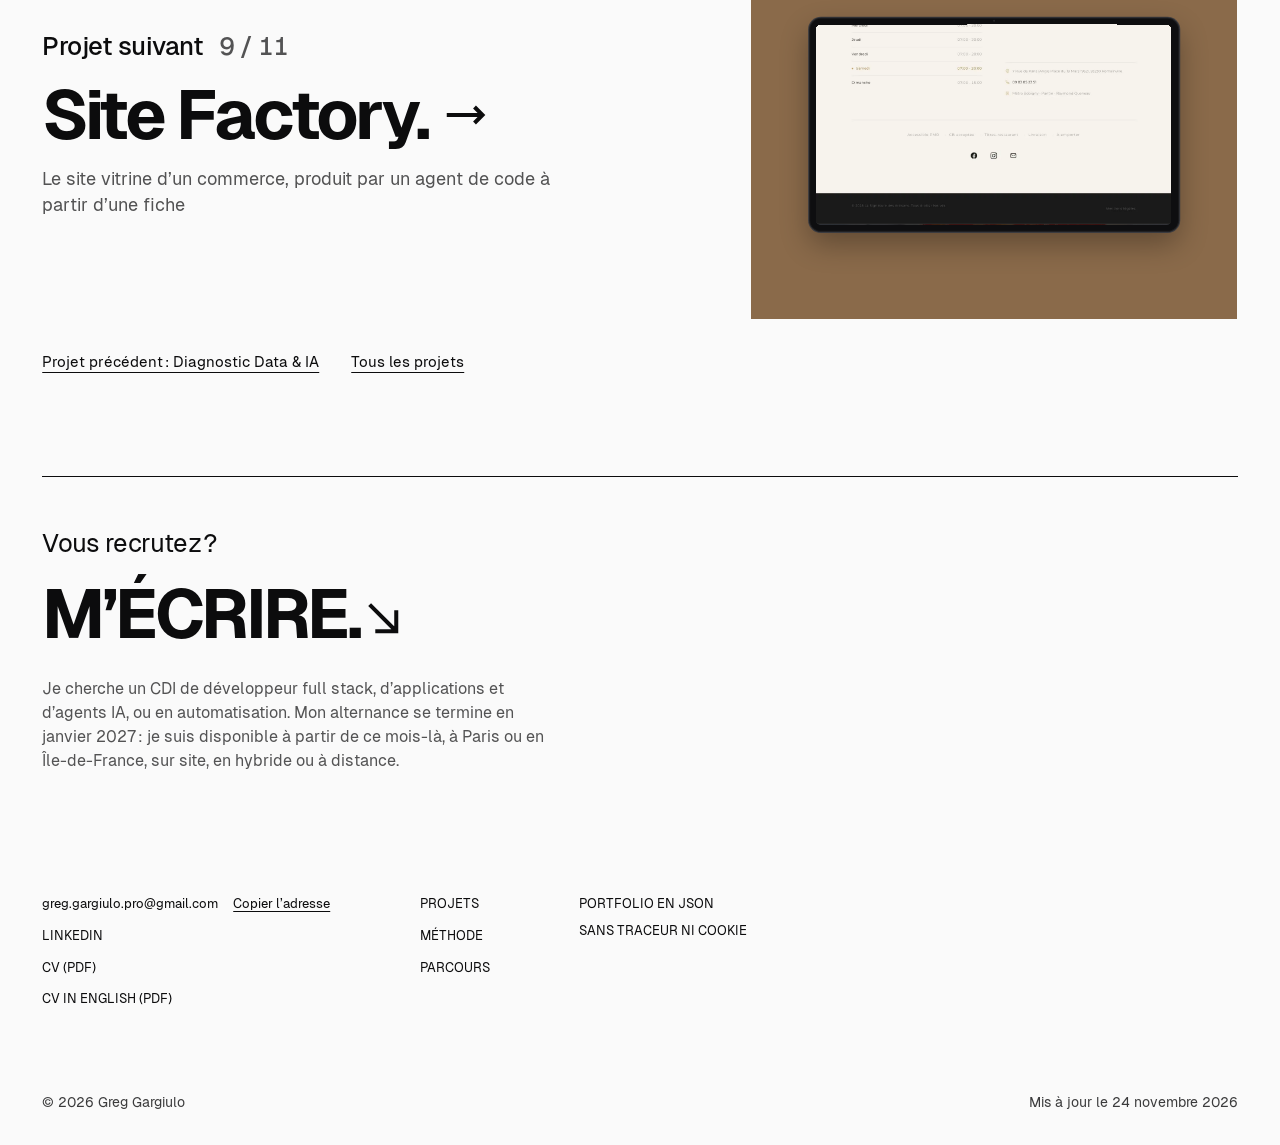
<file: projets/eggchange/index.html>
<!doctype html>
<html lang="fr" class="no-js">
<head>
<meta charset="utf-8">
<meta name="viewport" content="width=device-width, initial-scale=1">
<title>Egg’Change, étude de cas | Greg Gargiulo</title>
<meta name="description" content="Un contact de salon enregistré en une photo et un mémo vocal. Étude de cas : stack, décisions et résultats.">
<link rel="canonical" href="https://6gbigalt.github.io/projets/eggchange/">
<meta property="og:type" content="website">
<meta property="og:title" content="Egg’Change, étude de cas | Greg Gargiulo">
<meta property="og:description" content="Un contact de salon enregistré en une photo et un mémo vocal. Étude de cas : stack, décisions et résultats.">
<meta property="og:url" content="https://6gbigalt.github.io/projets/eggchange/">
<meta property="og:image" content="https://6gbigalt.github.io/assets/og/eggchange.jpg">
<meta property="og:locale" content="fr_FR">
<meta property="og:image:width" content="1200">
<meta property="og:image:height" content="630">
<meta property="og:image:alt" content="Egg’Change. Un contact de salon enregistré en une photo et un mémo vocal">
<meta name="twitter:card" content="summary_large_image">
<meta name="theme-color" content="#fafafa">
<link rel="icon" href="../../assets/favicon-32.png" type="image/png" sizes="32x32">
<link rel="apple-touch-icon" href="../../assets/apple-touch-icon.png">
<link rel="preload" href="../../assets/fonts/geist-400.woff2" as="font" type="font/woff2" crossorigin>
<link rel="preload" href="../../assets/fonts/geist-500.woff2" as="font" type="font/woff2" crossorigin>
<link rel="preload" href="../../assets/fonts/geist-700.woff2" as="font" type="font/woff2" crossorigin>
<link rel="stylesheet" href="../../assets/css/site.css?v=06cb44fd5e">
<link rel="alternate" type="application/json" href="../../portfolio.json" title="Portfolio en JSON">
<script>try{new Function("a?.b??0");document.documentElement.classList.replace("no-js","js")}catch(e){}</script>
<script src="../../assets/js/site.js?v=6f01b619e6" defer></script>
<script type="speculationrules">{"prerender":[{"where":{"href_matches":"/projets/*"},"eagerness":"moderate"}]}</script>
<script type="application/ld+json">{"@context":"https://schema.org","@graph":[{"@type":"Person","@id":"https://6gbigalt.github.io/#greg","name":"Greg Gargiulo","jobTitle":"AI product builder & développeur full stack","email":"mailto:greg.gargiulo.pro@gmail.com","url":"https://6gbigalt.github.io/","sameAs":["https://www.linkedin.com/in/g-gargiulo/"],"knowsAbout":["Applications métier","Agents IA","Automatisation","React","TypeScript","Python","FastAPI","n8n","Flutter"]},{"@type":"BreadcrumbList","itemListElement":[{"@type":"ListItem","position":1,"name":"Accueil","item":"https://6gbigalt.github.io/"},{"@type":"ListItem","position":2,"name":"Egg'Change","item":"https://6gbigalt.github.io/projets/eggchange/"}]}]}</script>
</head>
<body class="page-case">
<a class="skip" href="#contenu">Aller au contenu</a>
<header class="hdr">
  <a class="hdr-name" href="../../">Greg Gargiulo</a>
  <nav class="hdr-nav" aria-label="Navigation principale">
    <a href="../../#projets">Projets</a>
    <a href="../../#methode">Méthode</a>
    <a href="../../#parcours">Parcours</a>
    <a href="../../assets/Greg-Gargiulo-CV.pdf" download>CV</a>
  </nav>
  <div class="hdr-right">
    <a class="btn" href="mailto:greg.gargiulo.pro@gmail.com">M’écrire</a>
    <button type="button" class="toggle" aria-expanded="false" aria-controls="menu" aria-label="Ouvrir le menu"><span></span><span></span></button>
  </div>
</header>
<div class="menu" id="menu">
  <nav class="menu-nav" aria-label="Menu">
    <ul role="list">
      <li style="--i:0"><a href="../../#projets">Projets</a></li>
      <li style="--i:1"><a href="../../#methode">Méthode</a></li>
      <li style="--i:2"><a href="../../#parcours">Parcours</a></li>
      <li style="--i:3"><a href="../../#contact">Contact</a></li>
    </ul>
  </nav>
  <div class="menu-foot">
    <a href="mailto:greg.gargiulo.pro@gmail.com">greg.gargiulo.pro@gmail.com</a>
    <a href="https://www.linkedin.com/in/g-gargiulo/" rel="me">LinkedIn</a>
    <a href="../../assets/Greg-Gargiulo-CV.pdf" download>CV (PDF)</a>
  </div>
</div>
<main id="contenu">
<article class="case">
<header class="case-intro">
  <div class="wrap case-intro-inner">
    <a class="btn back" href="../../"><span class="back-arrow" aria-hidden="true"><svg viewBox="0 0 38 18" aria-hidden="true" focusable="false"><path d="M0.75 9h35.5M28.5 1l8 8-8 8" fill="none" stroke="currentColor" stroke-width="1.5"/></svg></span>Retour</a>
    <div class="case-titlerow">
      <h1 class="case-title">Egg’Change.</h1>
      <p class="case-year"><span class="visually-hidden">Année : </span>2026</p>
    </div>
    <p class="case-outcome">Un contact de salon enregistré en une photo et un mémo vocal</p>
    
  </div>
</header>

<section class="showcase showcase--case" aria-label="Les écrans du projet">
  <div class="wrap">
    <div class="reel" data-motion="time">
      <div class="reel-frame" aria-hidden="true">
        <div class="reel-slide" data-outcome="La liste des contacts du salon, la qualification d’un contact et la carte de visite numérique du commercial.">
          <div class="stage stage--phones stage--reel" style="--tone:#1f7f72;--on:#fafafa" aria-hidden="true"><div class="phones"><div class="handset"><img class="phone" src="../../assets/captures/eggchange/prospects-phone.webp" srcset="../../assets/captures/eggchange/prospects-phone.w480.webp 480w, ../../assets/captures/eggchange/prospects-phone.webp 960w" sizes="(min-width: 900px) 20vw, 34vw" alt="" width="960" height="1929" loading="eager" decoding="async"><div class="screen screen--phone"><div class="live live--video" data-src="../../assets/captures/eggchange/prospects-clip.mp4" style="--loop:4s"></div></div></div><div class="handset"><img class="phone" src="../../assets/captures/eggchange/qualification-phone.webp" srcset="../../assets/captures/eggchange/qualification-phone.w480.webp 480w, ../../assets/captures/eggchange/qualification-phone.webp 960w" sizes="(min-width: 900px) 20vw, 34vw" alt="" width="960" height="1929" loading="eager" decoding="async"><div class="screen screen--phone"><div class="live live--video" data-src="../../assets/captures/eggchange/fiche-clip.mp4" style="--loop:9.6s"></div></div></div><img class="phone" src="../../assets/captures/eggchange/carte-phone.webp" srcset="../../assets/captures/eggchange/carte-phone.w480.webp 480w, ../../assets/captures/eggchange/carte-phone.webp 960w" sizes="(min-width: 900px) 20vw, 34vw" alt="" width="960" height="1929" loading="eager" decoding="async"></div></div>
        </div>
        <div class="reel-slide" data-outcome="Le scanner : photo de la carte de visite, ou saisie manuelle.">
          <div class="stage stage--phone stage--reel" style="--tone:#1f7f72;--on:#fafafa" aria-hidden="true"><img class="phone" src="../../assets/captures/eggchange/scanner-phone.webp" srcset="../../assets/captures/eggchange/scanner-phone.w480.webp 480w, ../../assets/captures/eggchange/scanner-phone.webp 960w" sizes="(min-width: 900px) 20vw, 34vw" alt="" width="960" height="1929" loading="eager" decoding="async"></div>
        </div>
        <div class="reel-slide" data-outcome="La fiche d’un contact : sa qualification et les notes de l’échange.">
          <div class="stage stage--phone stage--reel" style="--tone:#1f7f72;--on:#fafafa" aria-hidden="true"><div class="handset"><img class="phone" src="../../assets/captures/eggchange/qualification-phone.webp" srcset="../../assets/captures/eggchange/qualification-phone.w480.webp 480w, ../../assets/captures/eggchange/qualification-phone.webp 960w" sizes="(min-width: 900px) 20vw, 34vw" alt="" width="960" height="1929" loading="lazy" decoding="async"><div class="screen screen--phone"><div class="live live--video" data-src="../../assets/captures/eggchange/fiche-clip.mp4" style="--loop:9.6s"></div></div></div></div>
        </div>
        <div class="reel-slide" data-outcome="La carte du commercial et son QR code.">
          <div class="stage stage--phone stage--reel" style="--tone:#1f7f72;--on:#fafafa" aria-hidden="true"><img class="phone" src="../../assets/captures/eggchange/carte-phone.webp" srcset="../../assets/captures/eggchange/carte-phone.w480.webp 480w, ../../assets/captures/eggchange/carte-phone.webp 960w" sizes="(min-width: 900px) 20vw, 34vw" alt="" width="960" height="1929" loading="lazy" decoding="async"></div>
        </div>
      </div>
      <div class="reel-bar">
        <p class="reel-caption">La liste des contacts du salon, la qualification d’un contact et la carte de visite numérique du commercial.</p>
        <p class="reel-status visually-hidden" role="status"></p>
        <div class="reel-ctrl">
          <button type="button" class="arrow reel-pause" aria-label="Mettre les animations en pause"><svg class="i-pause" viewBox="0 0 16 16" aria-hidden="true" focusable="false"><path d="M5.5 3v10M10.5 3v10" fill="none" stroke="currentColor" stroke-width="1.5"/></svg><svg class="i-play" viewBox="0 0 16 16" aria-hidden="true" focusable="false"><path d="M5 3.2l8 4.8-8 4.8z" fill="none" stroke="currentColor" stroke-width="1.5" stroke-linejoin="round"/></svg></button>
          <span class="reel-count" aria-hidden="true">1 / 4</span>
          <div class="arrows reel-arrows">
            <button type="button" class="arrow arrow--prev" data-dir="-1" aria-label="Écran précédent"><svg viewBox="0 0 38 18" aria-hidden="true" focusable="false"><path d="M0.75 9h35.5M28.5 1l8 8-8 8" fill="none" stroke="currentColor" stroke-width="1.5"/></svg></button>
            <button type="button" class="arrow" data-dir="1" aria-label="Écran suivant"><svg viewBox="0 0 38 18" aria-hidden="true" focusable="false"><path d="M0.75 9h35.5M28.5 1l8 8-8 8" fill="none" stroke="currentColor" stroke-width="1.5"/></svg></button>
          </div>
        </div>
      </div>
    </div>
  </div>
</section>

<nav class="toc" aria-label="Sommaire de l’étude">
  <div class="wrap">
    <ul class="toc-list" role="list"><li><a href="#fiche">Fiche</a></li><li><a href="#livrables">Livrables</a></li><li><a href="#architecture">Architecture</a></li><li><a href="#stack">Stack technique</a></li><li><a href="#decisions">Décisions</a></li><li><a href="#resultats">Résultats</a></li></ul>
  </div>
</nav>

<section class="overview" id="fiche" aria-label="Présentation du projet">
  <div class="wrap overview-grid">
    <div class="overview-side">
      <h2 class="label">Fiche</h2>
      <dl class="facts">
          <div><dt>Rôle</dt><dd>Conception et développement</dd></div>
          <div><dt>Équipe</dt><dd>Seul, pour l’équipe commerciale de Circul’Egg</dd></div>
          <div><dt>Période</dt><dd>Février à juin 2026</dd></div>
          <div><dt>Statut</dt><dd>En service sur les salons depuis Vitafoods Europe 2026</dd></div>
          <div><dt>Code</dt><dd>Privé</dd></div>
          <div><dt>Captures</dt><dd>Version de démonstration compilée depuis le code, avec des contacts et des cartes de visite fictifs.</dd></div>
      </dl>
    </div>
    <div class="overview-main">
      <h2 class="label">En bref</h2>
      <p class="overview-lead">Une application mobile de prise de contacts, que j’ai conçue et développée pour l’équipe commerciale de Circul’Egg, d’abord pour le salon Vitafoods Europe 2026, puis pour d’autres salons. Le commercial photographie la carte de visite, résume l’échange à voix haute et qualifie le contact ; Gemini lit la carte et transcrit le mémo, puis la fiche part dans Airtable. Tout s’enregistre sans réseau, et la synchronisation ne crée jamais de doublon.</p>
      <h2 class="label">Point de départ</h2>
      <p class="overview-text">Sur un salon, un contact se résume souvent à une carte de visite et à quelques mots notés à la hâte. Le temps de rentrer, le contexte est perdu, et la fiche n’est saisie que des jours plus tard.</p>
      <h3 class="label">Contraintes</h3>
      <ul class="constraints" role="list"><li>Un réseau de salon saturé : tout doit s’enregistrer hors ligne.</li><li>Des contacts qui s’enchaînent sur le stand : chaque fiche doit se remplir en quelques gestes.</li><li>Une même application pour le web, iOS et Android, alors que l’accès à la caméra et au micro diffère d’une plateforme à l’autre.</li><li>La clé Airtable reste sur le serveur : l’application passe par une fonction.</li></ul>
    </div>
  </div>
</section>

<section class="tech" aria-label="Livrables, architecture et stack technique">
  <div class="wrap">
    <div class="spec" id="livrables">
      <h2 class="spec-title">Livrables</h2>
      <ul class="spec-list" role="list"><li>L’application Flutter, utilisable sur le web et compilable pour iOS et Android.</li><li>La lecture des cartes de visite par Gemini 2.5 Flash.</li><li>Les mémos vocaux, transcrits et rattachés au contact.</li><li>La qualification commerciale et la file de synchronisation hors ligne.</li><li>Une fonction serveur qui envoie les fiches vers Airtable et garantit qu’aucune n’y est créée deux fois.</li><li>Les comptes des commerciaux et leur carte de visite numérique publique.</li></ul>
    </div>
    <div class="spec" id="architecture">
      <h2 class="spec-title">Architecture</h2>
      <div class="spec-text"><p>L’application enregistre chaque contact dans Hive, sur le téléphone, puis le synchronise vers Firestore et Firebase Storage. Gemini lit la carte et transcrit le mémo. Une Cloud Function en Node.js pousse les fiches vers Airtable : l’application n’appelle jamais Airtable directement.</p><p>L’enregistrement audio passe par une interface commune, avec une version pour le navigateur et une pour le mobile, choisie à la compilation. L’état de l’application est géré avec Riverpod.</p></div>
    </div>
    <div class="spec" id="stack">
      <h2 class="spec-title">Stack technique</h2>
      <dl class="stack-table">
          <div><dt>Langages</dt><dd><ul class="tags" role="list"><li>Dart</li><li>JavaScript</li></ul></dd></div>
          <div><dt>Interface</dt><dd><ul class="tags" role="list"><li>Flutter</li><li>Riverpod</li></ul></dd></div>
          <div><dt>Serveur</dt><dd><ul class="tags" role="list"><li>Firebase Cloud Functions (Node.js)</li></ul></dd></div>
          <div><dt>Données et stockage</dt><dd><ul class="tags" role="list"><li>Firestore</li><li>Hive</li><li>Firebase Storage</li><li>Airtable</li></ul></dd></div>
          <div><dt>IA</dt><dd><ul class="tags" role="list"><li>Gemini</li></ul></dd></div>
          <div><dt>Authentification</dt><dd><ul class="tags" role="list"><li>Firebase Auth</li></ul></dd></div>
      </dl>
    </div>
  </div>
</section>

<section class="steps-section steps-section--case" id="decisions" aria-labelledby="decisions-titre">
  <div class="wrap">
    <div class="steps-grid">
      <div class="steps-side">
        <h2 id="decisions-titre" class="h-section">Décisions</h2>
      </div>
      <ol class="steps" role="list">
          <li class="step">
            <h3 class="step-title">Gemini complète la fiche après coup</h3>
            <div class="step-body"><p>Le commercial photographie la carte de visite et résume l’échange à voix haute. La fiche est enregistrée aussitôt, en attente ; dès que le réseau le permet, Gemini lit la carte et transcrit le mémo.</p></div>
            <div class="step-media"><figure class="shot shot--phone" data-motion="time">
          <div class="stage stage--phone" style="--tone:#1f7f72;--on:#fafafa"><img class="phone" src="../../assets/captures/eggchange/scanner-phone.webp" srcset="../../assets/captures/eggchange/scanner-phone.w480.webp 480w, ../../assets/captures/eggchange/scanner-phone.webp 960w" sizes="(min-width: 900px) 18vw, 44vw" alt="" width="960" height="1929" loading="lazy" decoding="async"></div>
          <figcaption>Le scanner : photo de la carte de visite, ou saisie manuelle.</figcaption>
        </figure></div>
          </li>
          <li class="step">
            <h3 class="step-title">La qualification suit le contact jusqu’à Airtable</h3>
            <div class="step-body"><p>Provenance, température, profil et action souhaitée se choisissent d’un geste. Les mêmes valeurs servent de filtres dans la liste et de colonnes dans Airtable.</p></div>
            <div class="step-media"><figure class="shot shot--phone" data-motion="time">
          <div class="stage stage--phone" style="--tone:#1f7f72;--on:#fafafa"><div class="handset"><img class="phone" src="../../assets/captures/eggchange/qualification-phone.webp" srcset="../../assets/captures/eggchange/qualification-phone.w480.webp 480w, ../../assets/captures/eggchange/qualification-phone.webp 960w" sizes="(min-width: 900px) 18vw, 44vw" alt="" width="960" height="1929" loading="lazy" decoding="async"><div class="screen screen--phone"><div class="live live--video" data-src="../../assets/captures/eggchange/fiche-clip.mp4" style="--loop:9.6s"></div></div></div></div>
          <figcaption>La fiche d’un contact : sa qualification et les notes de l’échange.</figcaption>
        </figure></div>
          </li>
          <li class="step">
            <h3 class="step-title">La saisie n’attend jamais le réseau</h3>
            <div class="step-body"><p>Chaque contact est d’abord enregistré sur le téléphone, sans attendre le serveur. Une file retente ensuite l’envoi toutes les dix secondes, et à chaque retour du réseau, jusqu’à ce que la fiche existe dans Airtable.</p></div>
            
          </li>
          <li class="step">
            <h3 class="step-title">Le serveur empêche les fiches en double</h3>
            <div class="step-body"><p>Vérifier dans Airtable qu’une fiche n’existe pas avant de la créer ne suffit pas : deux envois proches font tous deux la vérification avant que le premier ait écrit, et une fiche fraîchement créée n’apparaît pas tout de suite dans les recherches. Avec les renvois de la file hors ligne, cela aurait produit des doublons.</p><p>Le serveur pose donc un verrou atomique dans Firestore : le premier envoi l’obtient et crée la fiche, les suivants attendent son identifiant et le réutilisent. Si une fiche a été supprimée à la main dans Airtable, le verrou la marque comme supprimée, et un envoi tardif ne la recrée jamais.</p></div>
            
          </li>
          <li class="step">
            <h3 class="step-title">Chaque commercial a sa carte de visite numérique</h3>
            <div class="step-body"><p>Le QR code de la carte ouvre une page publique, d’où le visiteur du stand enregistre les coordonnées du commercial dans son propre téléphone.</p></div>
            <div class="step-media"><figure class="shot shot--phone" data-motion="time">
          <div class="stage stage--phone" style="--tone:#1f7f72;--on:#fafafa"><img class="phone" src="../../assets/captures/eggchange/carte-phone.webp" srcset="../../assets/captures/eggchange/carte-phone.w480.webp 480w, ../../assets/captures/eggchange/carte-phone.webp 960w" sizes="(min-width: 900px) 18vw, 44vw" alt="" width="960" height="1929" loading="lazy" decoding="async"></div>
          <figcaption>La carte du commercial et son QR code.</figcaption>
        </figure></div>
          </li>
      </ol>
    </div>
  </div>
</section>

<section class="results" id="resultats" aria-labelledby="resultats-titre">
  <div class="wrap">
    <h2 id="resultats-titre" class="h-section">Résultats</h2>
    <dl class="figures figures--3"><div><dt>Plus de 100</dt><dd>contacts saisis et qualifiés par jour sur les salons</dd></div><div><dt>4</dt><dd>champs de qualification envoyés en colonnes dans Airtable</dd></div><div><dt>10 s</dt><dd>entre deux tentatives d’envoi quand le réseau manque</dd></div></dl>
    <p class="results-text">Les données arrivent dans Airtable au format attendu par le CRM, prêtes pour l’envoi des échantillons, des relances et des newsletters.</p>
  </div>
</section>

<nav class="next" aria-label="Projets suivant et précédent">
  <div class="wrap">
    <a class="next-link" href="../../projets/site-factory/">
      <span class="next-text">
        <span class="next-label">Projet suivant <span class="next-count">9 / 11</span></span>
        <span class="next-name">Site Factory.<span class="next-arrow"><svg viewBox="0 0 38 18" aria-hidden="true" focusable="false"><path d="M0.75 9h35.5M28.5 1l8 8-8 8" fill="none" stroke="currentColor" stroke-width="1.5"/></svg></span></span>
        <span class="next-outcome">Le site vitrine d’un commerce, produit par un agent de code à partir d’une fiche</span>
      </span>
      <div class="next-shot" data-motion="time"><div class="stage stage--browser stage--slide" style="--tone:#8a6a4a;--on:#fafafa" aria-hidden="true"><div class="tablet"><div class="screen"><img src="../../assets/captures/site-factory/accueil.webp" srcset="../../assets/captures/site-factory/accueil.w480.webp 480w, ../../assets/captures/site-factory/accueil.w1200.webp 1200w, ../../assets/captures/site-factory/accueil.webp 2160w" sizes="(min-width: 900px) 44vw, 82vw" alt="" width="2160" height="1215" loading="lazy" decoding="async"><div class="live live--page" data-src="../../assets/captures/site-factory/accueil-page.webp" data-srcset="../../assets/captures/site-factory/accueil-page.w480.webp 480w, ../../assets/captures/site-factory/accueil-page.w1200.webp 1200w, ../../assets/captures/site-factory/accueil-page.webp 1800w" data-sizes="(min-width: 900px) 68vw, 88vw" style="--loop:22s"></div></div></div></div></div>
    </a>
    <div class="next-more">
      <a class="ulink" href="../../projets/diagnostic-data-ia/">Projet précédent : Diagnostic Data &amp; IA</a>
      <a class="ulink" href="../../#projets">Tous les projets</a>
    </div>
  </div>
</nav>
</article>
</main>
<footer class="foot" id="contact">
  <div class="wrap">
    <p class="foot-kicker">Vous recrutez ?</p>
    <a class="foot-big" href="mailto:greg.gargiulo.pro@gmail.com" data-reveal><span class="w"><span style="--i:0">M’écrire.<span class="foot-arrow"><svg viewBox="0 0 24 24" aria-hidden="true" focusable="false"><path d="M3.5 3.5l16.5 16.5M20 7v13H7" fill="none" stroke="currentColor" stroke-width="1.6"/></svg></span></span></span></a>
    <p class="foot-text">Je cherche un CDI de développeur full stack, d’applications et d’agents IA, ou en automatisation. Mon alternance se termine en janvier 2027 : je suis disponible à partir de ce mois-là, à Paris ou en Île-⁠de-⁠France, sur site, en hybride ou à distance.</p>
    <div class="foot-cols">
      <ul role="list">
        <li><a href="mailto:greg.gargiulo.pro@gmail.com">greg.gargiulo.pro@gmail.com</a> <button type="button" class="foot-copy" data-copy="greg.gargiulo.pro@gmail.com" aria-live="polite">Copier l’adresse</button></li>
        <li><a href="https://www.linkedin.com/in/g-gargiulo/" rel="me">LinkedIn</a></li>
        <li><a href="../../assets/Greg-Gargiulo-CV.pdf" download>CV (PDF)</a></li>
        <li><a href="../../assets/Greg-Gargiulo-CV-EN.pdf" download hreflang="en" lang="en">CV in English (PDF)</a></li>
        
      </ul>
      <ul role="list">
        <li><a href="../../#projets">Projets</a></li>
        <li><a href="../../#methode">Méthode</a></li>
        <li><a href="../../#parcours">Parcours</a></li>
      </ul>
      <ul role="list">
        <li><a href="../../portfolio.json">Portfolio en JSON</a></li>
        <li>Sans traceur ni cookie</li>
      </ul>
    </div>
    <div class="foot-legal">
      <span>© 2026 Greg Gargiulo</span>
      <span>Mis à jour le 24 novembre 2026</span>
    </div>
  </div>
</footer>
</body>
</html>
</file>
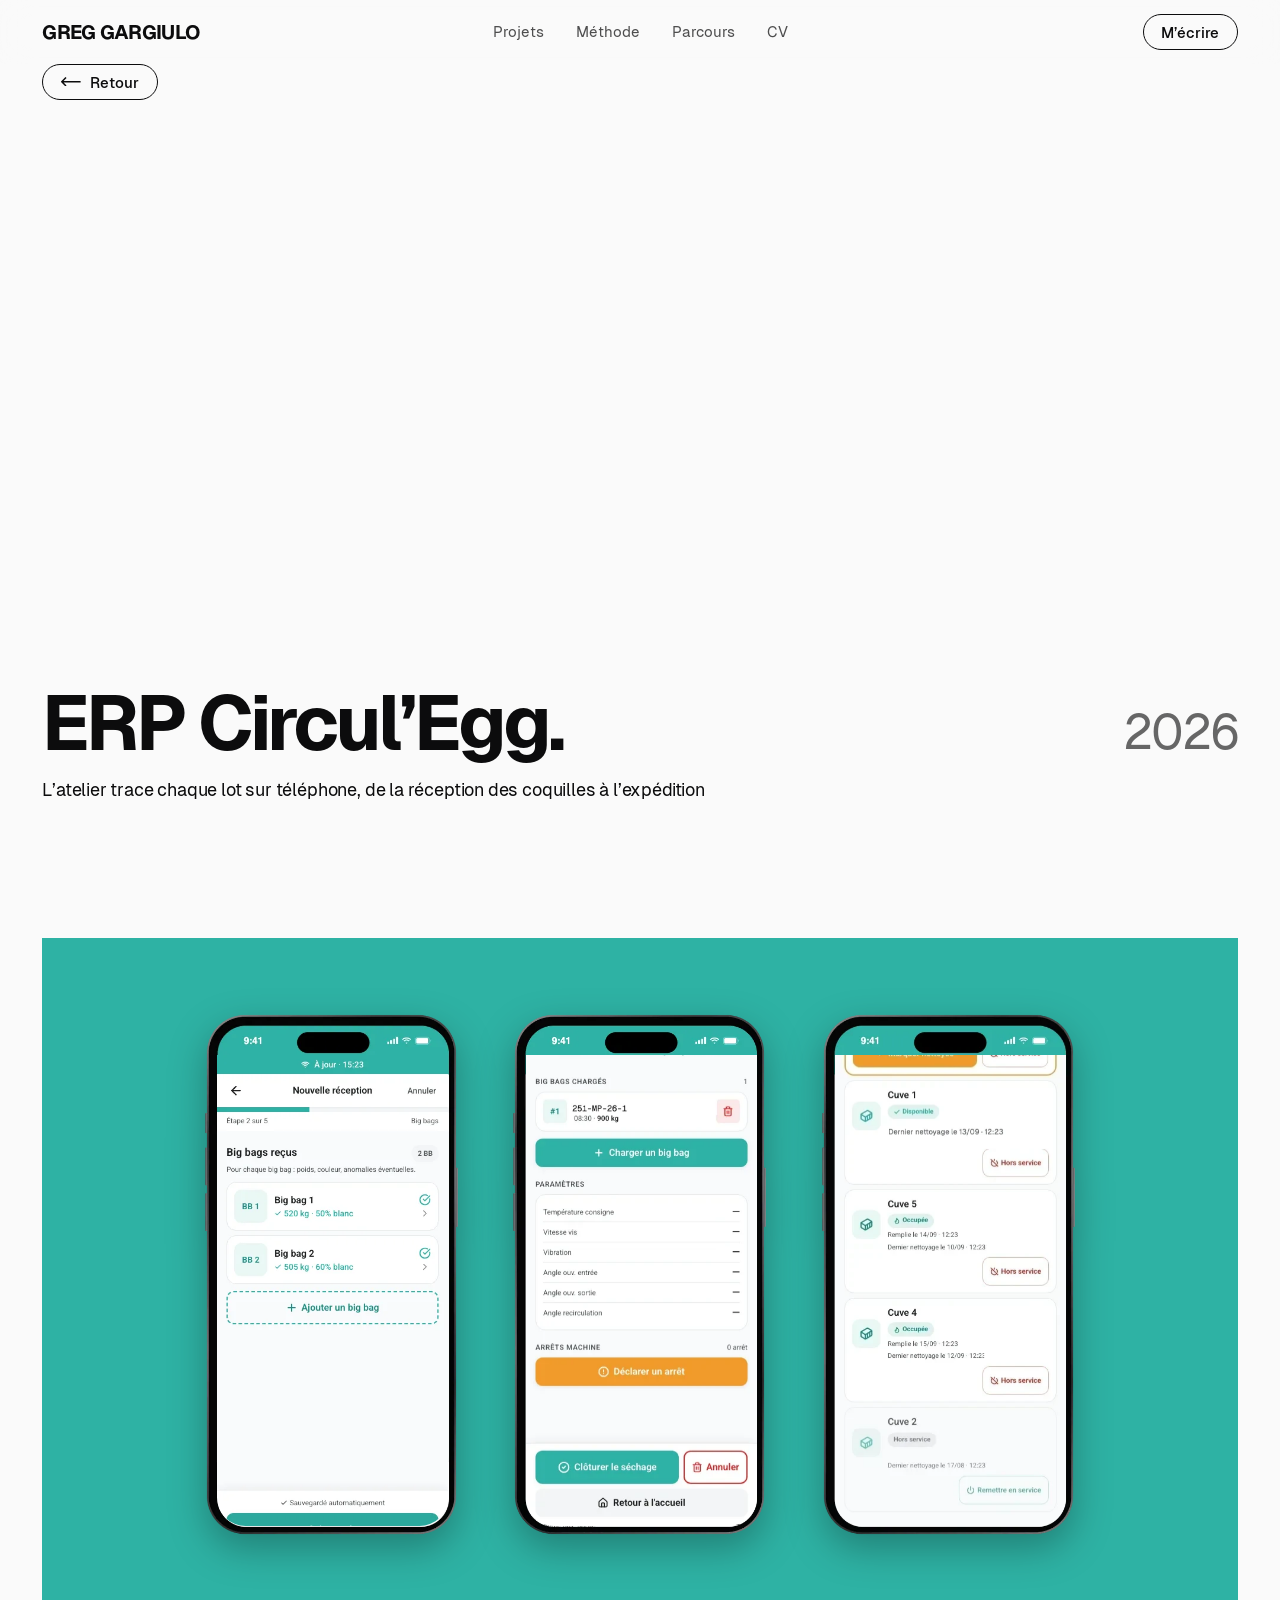
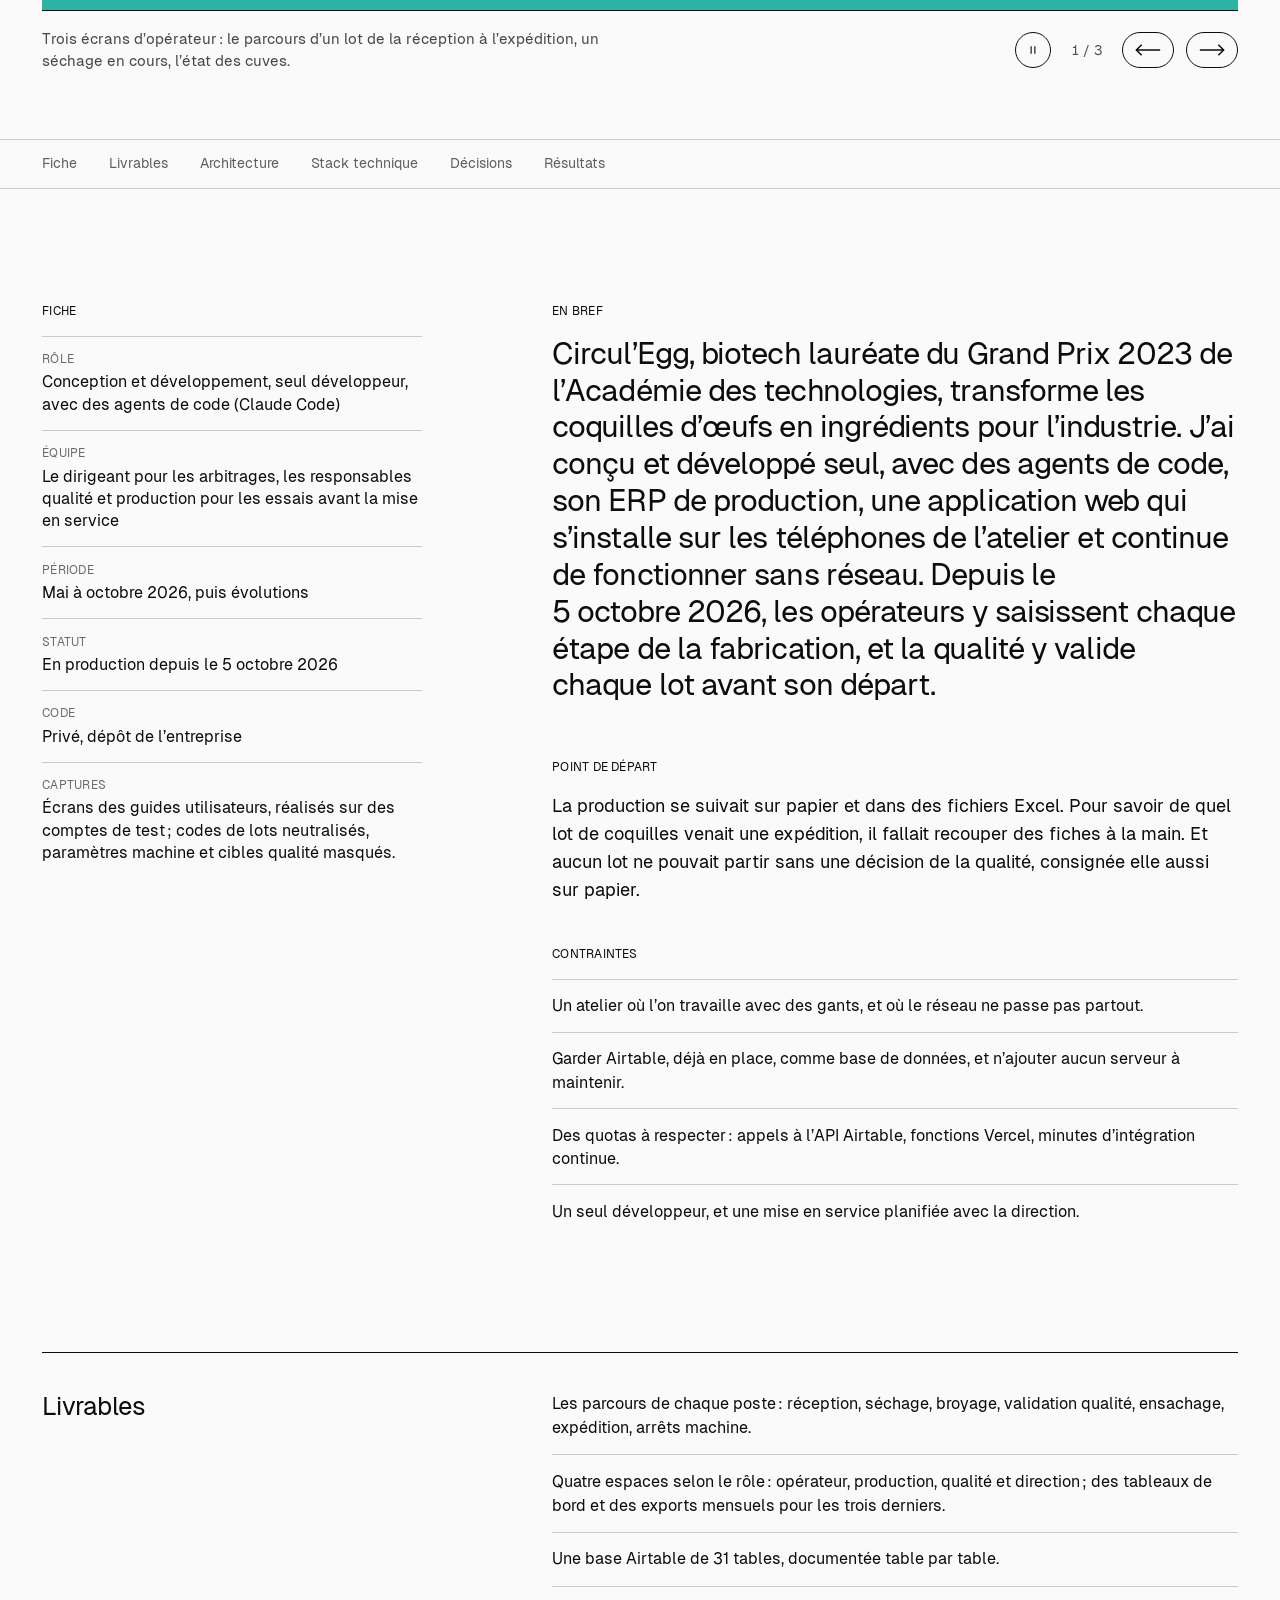
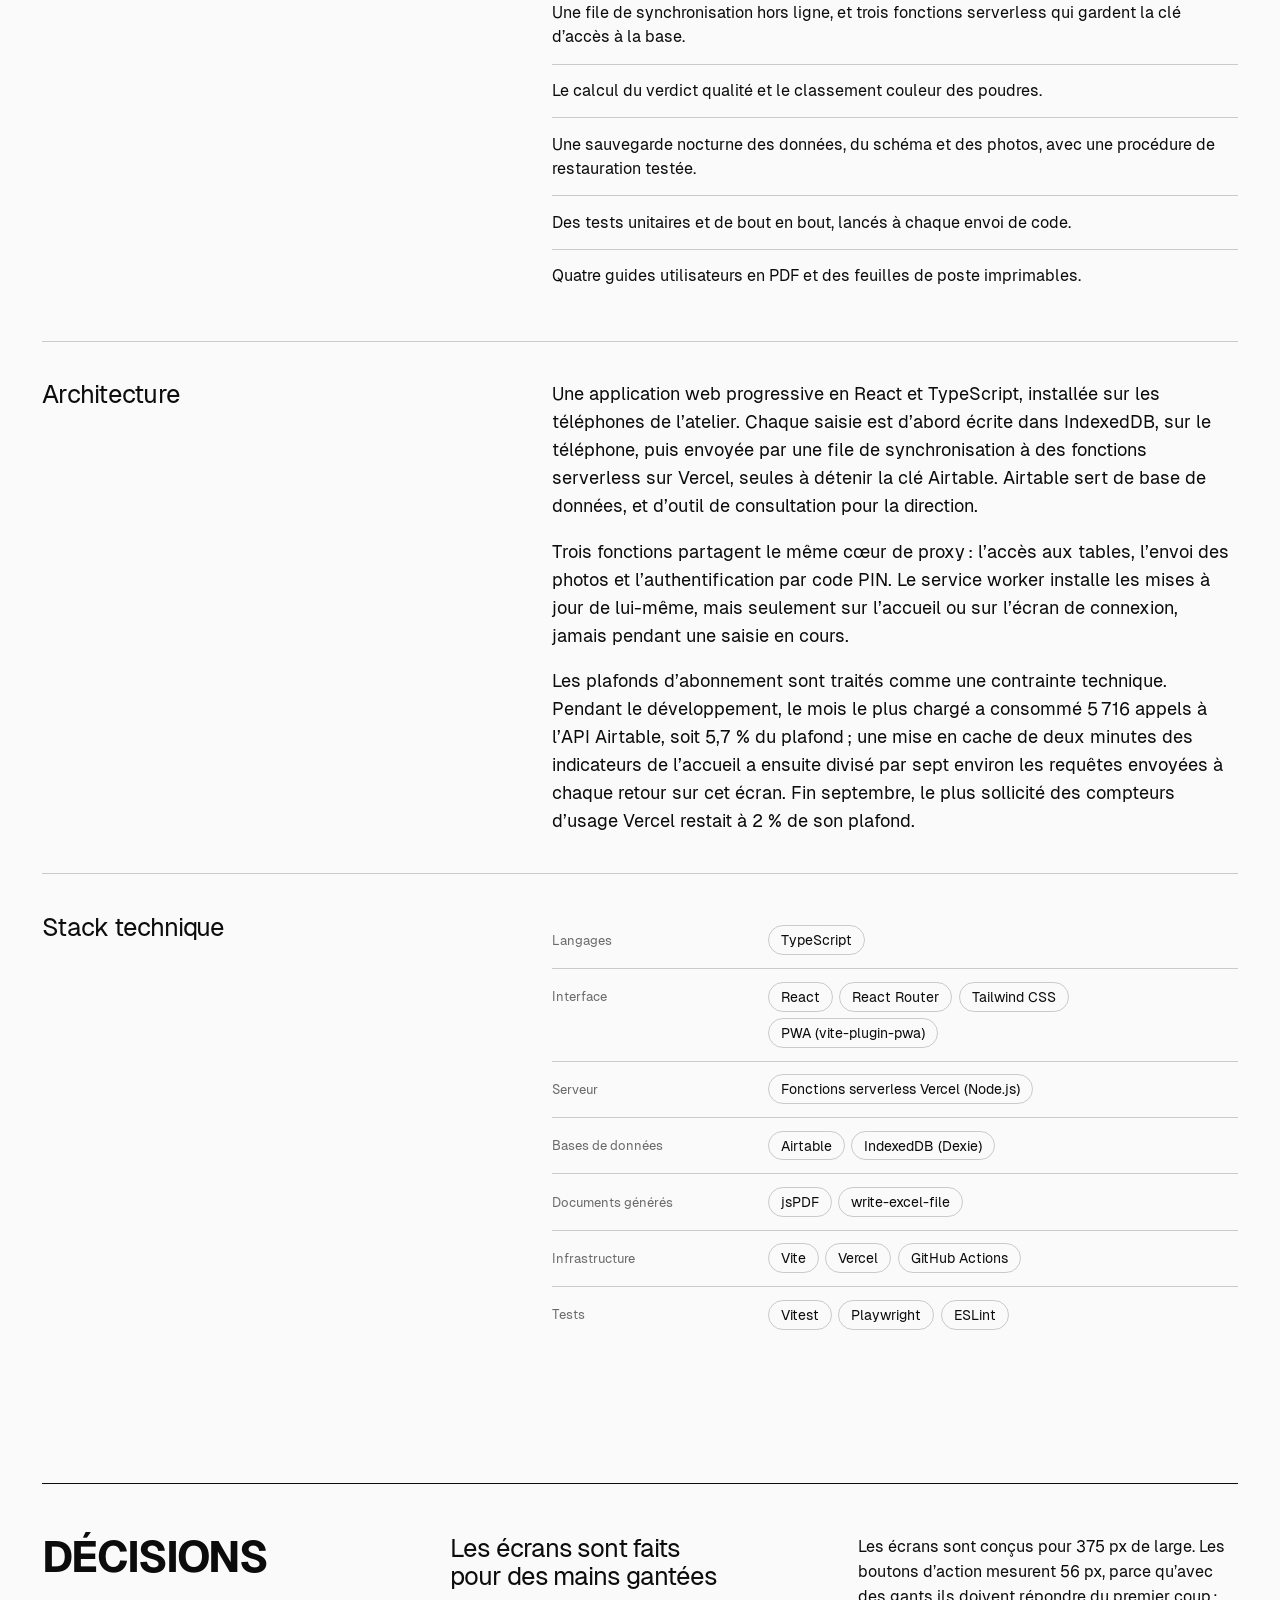
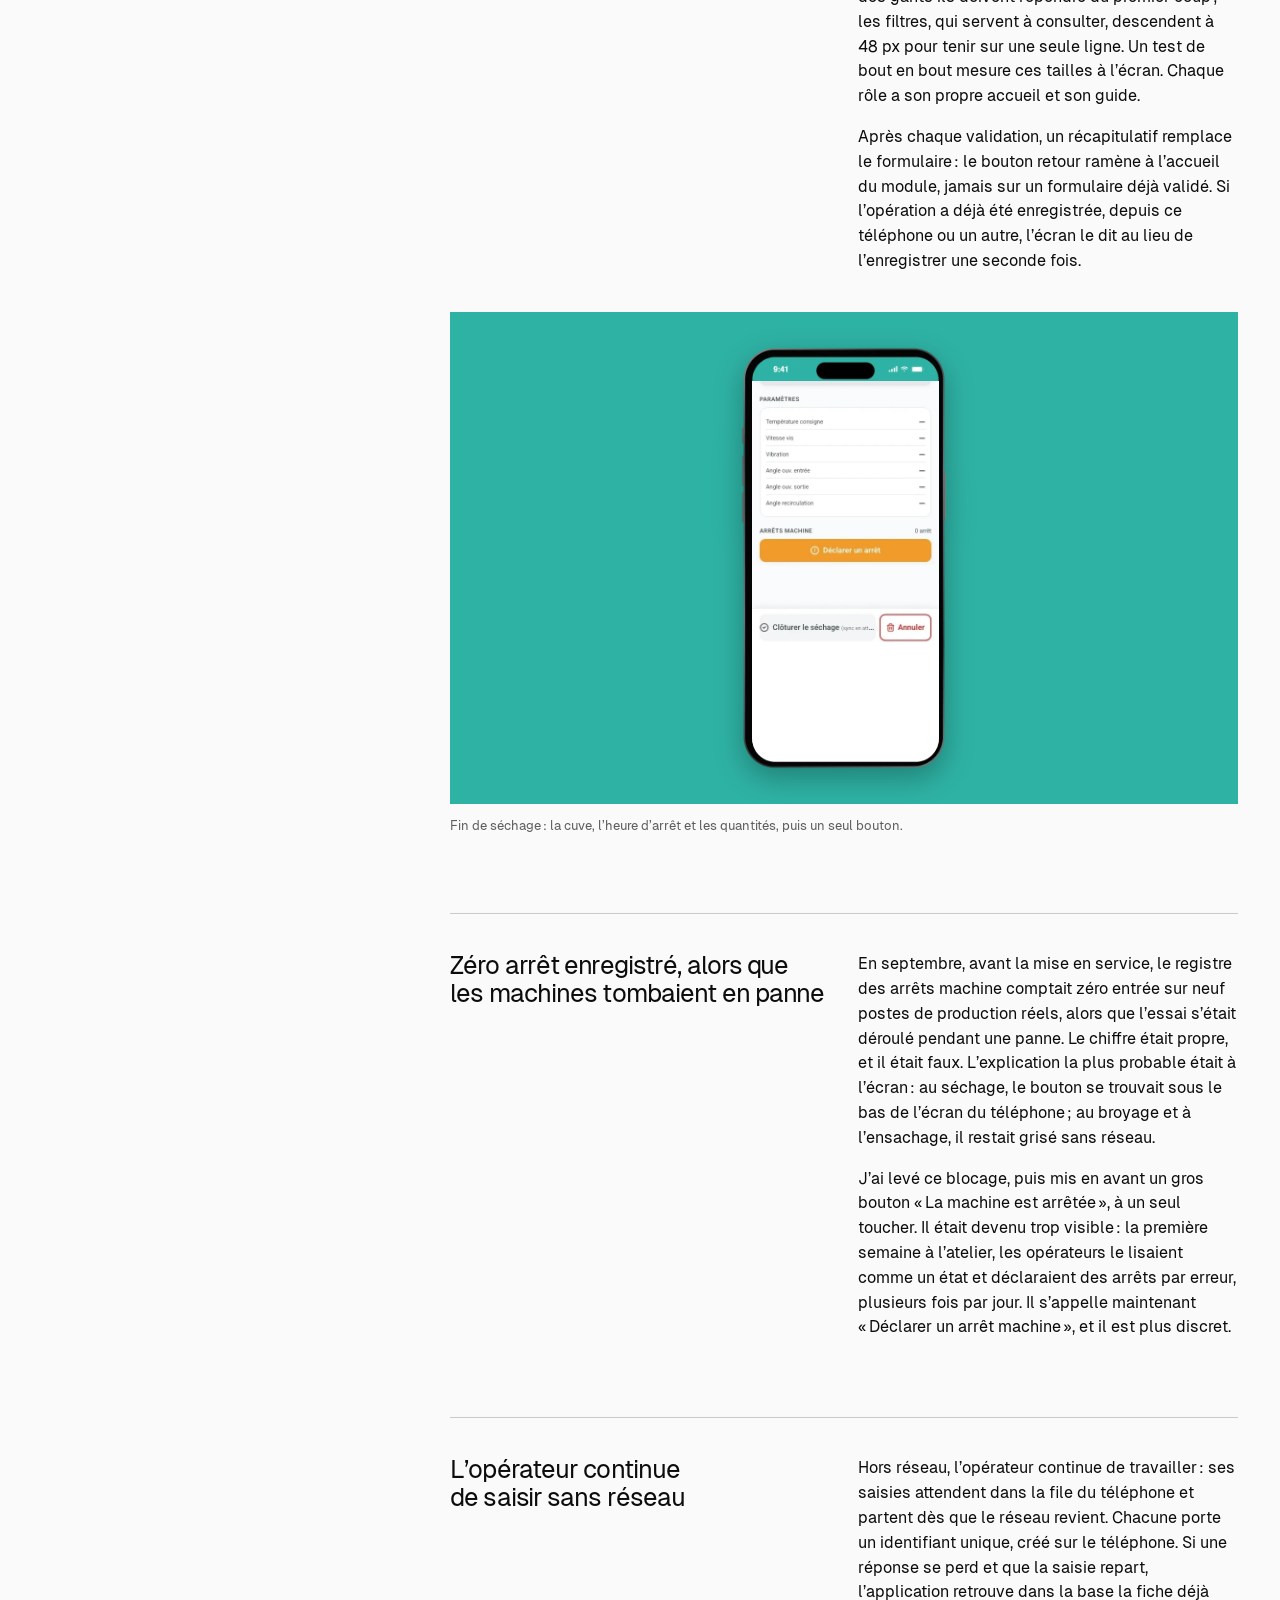
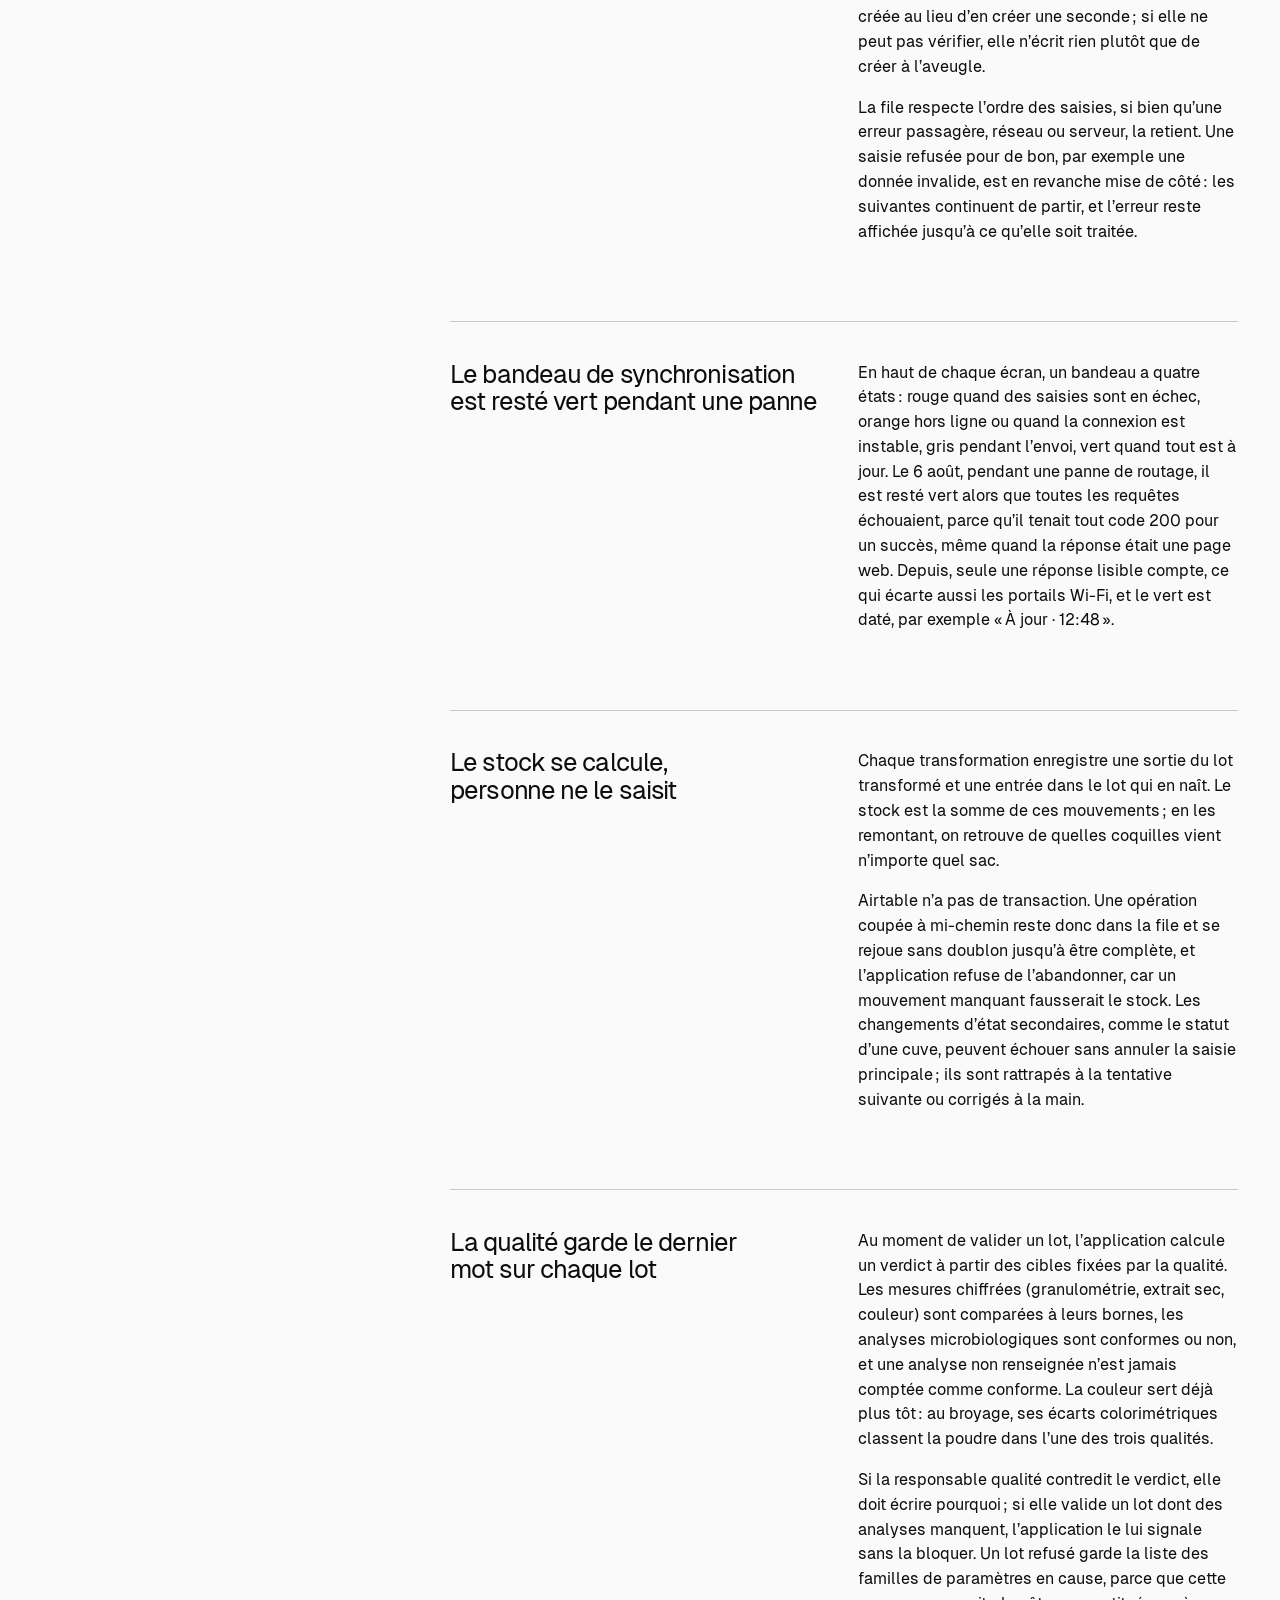
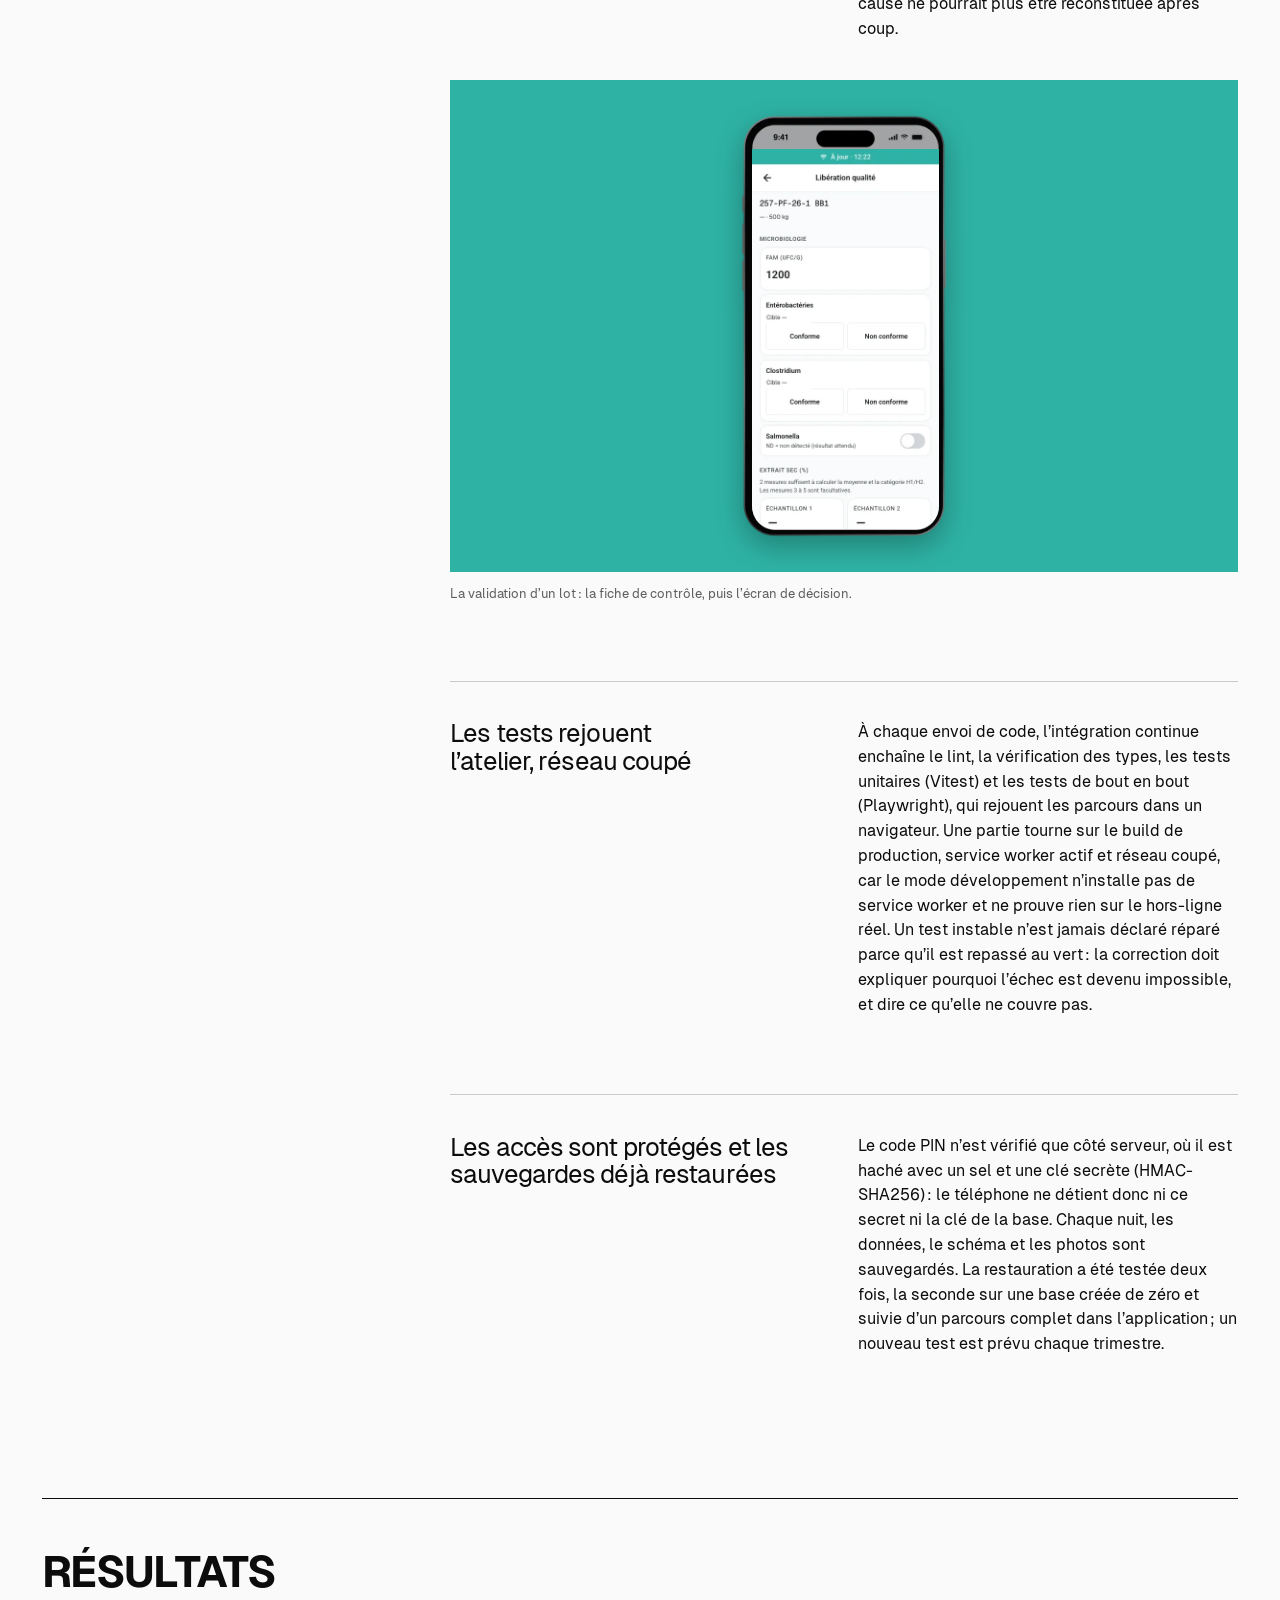
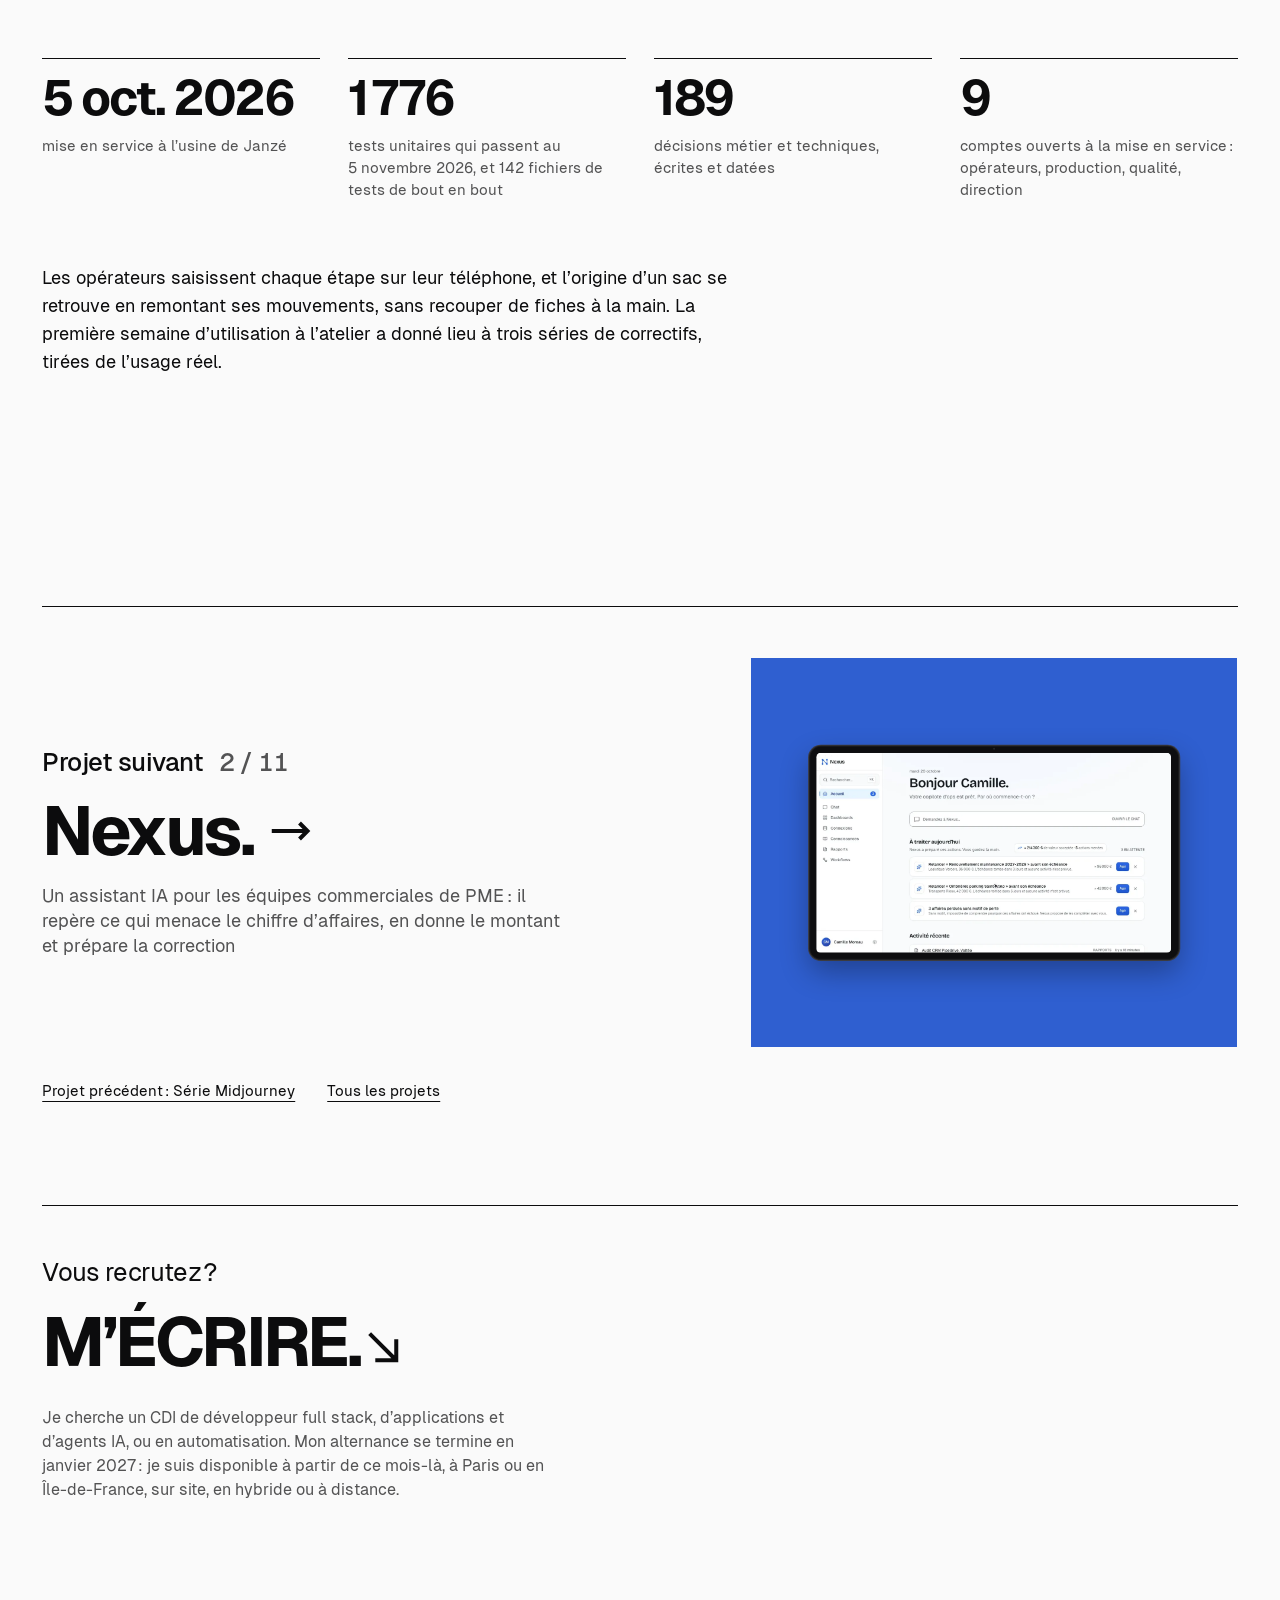
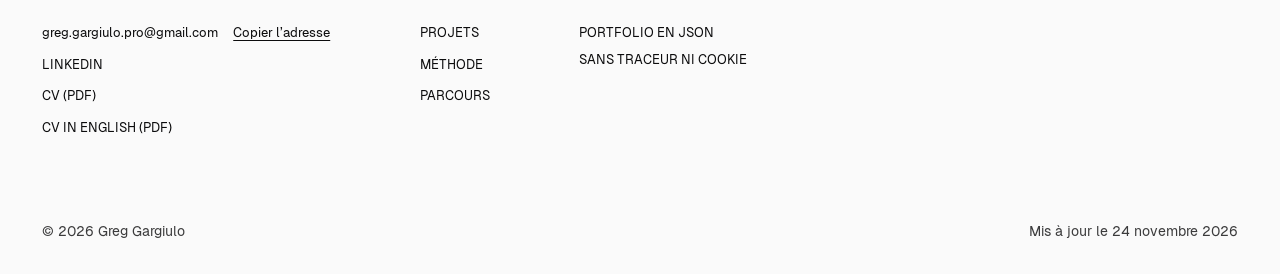
<file: projets/erp-circulegg/index.html>
<!doctype html>
<html lang="fr" class="no-js">
<head>
<meta charset="utf-8">
<meta name="viewport" content="width=device-width, initial-scale=1">
<title>ERP Circul’Egg, étude de cas | Greg Gargiulo</title>
<meta name="description" content="L’atelier trace chaque lot sur téléphone, de la réception des coquilles à l’expédition. Étude de cas : stack, décisions et résultats.">
<link rel="canonical" href="https://6gbigalt.github.io/projets/erp-circulegg/">
<meta property="og:type" content="website">
<meta property="og:title" content="ERP Circul’Egg, étude de cas | Greg Gargiulo">
<meta property="og:description" content="L’atelier trace chaque lot sur téléphone, de la réception des coquilles à l’expédition. Étude de cas : stack, décisions et résultats.">
<meta property="og:url" content="https://6gbigalt.github.io/projets/erp-circulegg/">
<meta property="og:image" content="https://6gbigalt.github.io/assets/og/erp-circulegg.jpg">
<meta property="og:locale" content="fr_FR">
<meta property="og:image:width" content="1200">
<meta property="og:image:height" content="630">
<meta property="og:image:alt" content="ERP Circul’Egg. L’atelier trace chaque lot sur téléphone, de la réception des coquilles à l’expédition">
<meta name="twitter:card" content="summary_large_image">
<meta name="theme-color" content="#fafafa">
<link rel="icon" href="../../assets/favicon-32.png" type="image/png" sizes="32x32">
<link rel="apple-touch-icon" href="../../assets/apple-touch-icon.png">
<link rel="preload" href="../../assets/fonts/geist-400.woff2" as="font" type="font/woff2" crossorigin>
<link rel="preload" href="../../assets/fonts/geist-500.woff2" as="font" type="font/woff2" crossorigin>
<link rel="preload" href="../../assets/fonts/geist-700.woff2" as="font" type="font/woff2" crossorigin>
<link rel="stylesheet" href="../../assets/css/site.css?v=06cb44fd5e">
<link rel="alternate" type="application/json" href="../../portfolio.json" title="Portfolio en JSON">
<script>try{new Function("a?.b??0");document.documentElement.classList.replace("no-js","js")}catch(e){}</script>
<script src="../../assets/js/site.js?v=6f01b619e6" defer></script>
<script type="speculationrules">{"prerender":[{"where":{"href_matches":"/projets/*"},"eagerness":"moderate"}]}</script>
<script type="application/ld+json">{"@context":"https://schema.org","@graph":[{"@type":"Person","@id":"https://6gbigalt.github.io/#greg","name":"Greg Gargiulo","jobTitle":"AI product builder & développeur full stack","email":"mailto:greg.gargiulo.pro@gmail.com","url":"https://6gbigalt.github.io/","sameAs":["https://www.linkedin.com/in/g-gargiulo/"],"knowsAbout":["Applications métier","Agents IA","Automatisation","React","TypeScript","Python","FastAPI","n8n","Flutter"]},{"@type":"BreadcrumbList","itemListElement":[{"@type":"ListItem","position":1,"name":"Accueil","item":"https://6gbigalt.github.io/"},{"@type":"ListItem","position":2,"name":"ERP Circul'Egg","item":"https://6gbigalt.github.io/projets/erp-circulegg/"}]}]}</script>
</head>
<body class="page-case">
<a class="skip" href="#contenu">Aller au contenu</a>
<header class="hdr">
  <a class="hdr-name" href="../../">Greg Gargiulo</a>
  <nav class="hdr-nav" aria-label="Navigation principale">
    <a href="../../#projets">Projets</a>
    <a href="../../#methode">Méthode</a>
    <a href="../../#parcours">Parcours</a>
    <a href="../../assets/Greg-Gargiulo-CV.pdf" download>CV</a>
  </nav>
  <div class="hdr-right">
    <a class="btn" href="mailto:greg.gargiulo.pro@gmail.com">M’écrire</a>
    <button type="button" class="toggle" aria-expanded="false" aria-controls="menu" aria-label="Ouvrir le menu"><span></span><span></span></button>
  </div>
</header>
<div class="menu" id="menu">
  <nav class="menu-nav" aria-label="Menu">
    <ul role="list">
      <li style="--i:0"><a href="../../#projets">Projets</a></li>
      <li style="--i:1"><a href="../../#methode">Méthode</a></li>
      <li style="--i:2"><a href="../../#parcours">Parcours</a></li>
      <li style="--i:3"><a href="../../#contact">Contact</a></li>
    </ul>
  </nav>
  <div class="menu-foot">
    <a href="mailto:greg.gargiulo.pro@gmail.com">greg.gargiulo.pro@gmail.com</a>
    <a href="https://www.linkedin.com/in/g-gargiulo/" rel="me">LinkedIn</a>
    <a href="../../assets/Greg-Gargiulo-CV.pdf" download>CV (PDF)</a>
  </div>
</div>
<main id="contenu">
<article class="case">
<header class="case-intro">
  <div class="wrap case-intro-inner">
    <a class="btn back" href="../../"><span class="back-arrow" aria-hidden="true"><svg viewBox="0 0 38 18" aria-hidden="true" focusable="false"><path d="M0.75 9h35.5M28.5 1l8 8-8 8" fill="none" stroke="currentColor" stroke-width="1.5"/></svg></span>Retour</a>
    <div class="case-titlerow">
      <h1 class="case-title">ERP Circul’Egg.</h1>
      <p class="case-year"><span class="visually-hidden">Année : </span>2026</p>
    </div>
    <p class="case-outcome">L’atelier trace chaque lot sur téléphone, de la réception des coquilles à l’expédition</p>
    
  </div>
</header>

<section class="showcase showcase--case" aria-label="Les écrans du projet">
  <div class="wrap">
    <div class="reel" data-motion="time">
      <div class="reel-frame" aria-hidden="true">
        <div class="reel-slide" data-outcome="Trois écrans d’opérateur : le parcours d’un lot de la réception à l’expédition, un séchage en cours, l’état des cuves.">
          <div class="stage stage--phones stage--reel" style="--tone:#2eb2a4;--on:#0c0c0d" aria-hidden="true"><div class="phones"><div class="handset"><img class="phone" src="../../assets/captures/erp-circulegg/reception-phone.webp" srcset="../../assets/captures/erp-circulegg/reception-phone.w480.webp 480w, ../../assets/captures/erp-circulegg/reception-phone.webp 960w" sizes="(min-width: 900px) 20vw, 34vw" alt="" width="960" height="1929" loading="eager" decoding="async"><div class="screen screen--phone"><div class="live live--seq" data-seq="../../assets/captures/erp-circulegg/reception-screen.webp ../../assets/captures/erp-circulegg/bigbag-screen.webp ../../assets/captures/erp-circulegg/ensachage-screen.webp ../../assets/captures/erp-circulegg/expedition-screen.webp" data-span="3" style="--loop:9.6s"></div></div></div><div class="handset"><img class="phone" src="../../assets/captures/erp-circulegg/sechage-phone.webp" srcset="../../assets/captures/erp-circulegg/sechage-phone.w480.webp 480w, ../../assets/captures/erp-circulegg/sechage-phone.webp 960w" sizes="(min-width: 900px) 20vw, 34vw" alt="" width="960" height="1929" loading="eager" decoding="async"><div class="screen screen--phone"><div class="live live--page" data-src="../../assets/captures/erp-circulegg/sechage-page.webp" data-srcset="../../assets/captures/erp-circulegg/sechage-page.webp 390w" data-sizes="(min-width: 900px) 20vw, 40vw" style="--loop:8s"></div></div></div><div class="handset"><img class="phone" src="../../assets/captures/erp-circulegg/cuves-phone.webp" srcset="../../assets/captures/erp-circulegg/cuves-phone.w480.webp 480w, ../../assets/captures/erp-circulegg/cuves-phone.webp 960w" sizes="(min-width: 900px) 20vw, 34vw" alt="" width="960" height="1929" loading="eager" decoding="async"><div class="screen screen--phone"><div class="live live--page" data-src="../../assets/captures/erp-circulegg/cuves-page.webp" data-srcset="../../assets/captures/erp-circulegg/cuves-page.webp 390w" data-sizes="(min-width: 900px) 20vw, 40vw" style="--loop:8s"></div></div></div></div></div>
        </div>
        <div class="reel-slide" data-outcome="Fin de séchage : la cuve, l’heure d’arrêt et les quantités, puis un seul bouton.">
          <div class="stage stage--phone stage--reel" style="--tone:#2eb2a4;--on:#0c0c0d" aria-hidden="true"><div class="handset"><img class="phone" src="../../assets/captures/erp-circulegg/cloture-phone.webp" srcset="../../assets/captures/erp-circulegg/cloture-phone.w480.webp 480w, ../../assets/captures/erp-circulegg/cloture-phone.webp 960w" sizes="(min-width: 900px) 20vw, 34vw" alt="" width="960" height="1929" loading="eager" decoding="async"><div class="screen screen--phone"><div class="live live--seq" data-seq="../../assets/captures/erp-circulegg/arret-screen.webp ../../assets/captures/erp-circulegg/cloture-screen.webp" data-span="1" style="--loop:4.8s"></div></div></div></div>
        </div>
        <div class="reel-slide" data-outcome="La validation d’un lot : la fiche de contrôle, puis l’écran de décision.">
          <div class="stage stage--phone stage--reel" style="--tone:#2eb2a4;--on:#0c0c0d" aria-hidden="true"><div class="handset"><img class="phone" src="../../assets/captures/erp-circulegg/liberation-phone.webp" srcset="../../assets/captures/erp-circulegg/liberation-phone.w480.webp 480w, ../../assets/captures/erp-circulegg/liberation-phone.webp 960w" sizes="(min-width: 900px) 20vw, 34vw" alt="" width="960" height="1929" loading="lazy" decoding="async"><div class="screen screen--phone"><div class="live live--seq" data-seq="../../assets/captures/erp-circulegg/liberation-fiche-screen.webp ../../assets/captures/erp-circulegg/liberation-screen.webp" data-span="1" style="--loop:4.8s"></div></div></div></div>
        </div>
      </div>
      <div class="reel-bar">
        <p class="reel-caption">Trois écrans d’opérateur : le parcours d’un lot de la réception à l’expédition, un séchage en cours, l’état des cuves.</p>
        <p class="reel-status visually-hidden" role="status"></p>
        <div class="reel-ctrl">
          <button type="button" class="arrow reel-pause" aria-label="Mettre les animations en pause"><svg class="i-pause" viewBox="0 0 16 16" aria-hidden="true" focusable="false"><path d="M5.5 3v10M10.5 3v10" fill="none" stroke="currentColor" stroke-width="1.5"/></svg><svg class="i-play" viewBox="0 0 16 16" aria-hidden="true" focusable="false"><path d="M5 3.2l8 4.8-8 4.8z" fill="none" stroke="currentColor" stroke-width="1.5" stroke-linejoin="round"/></svg></button>
          <span class="reel-count" aria-hidden="true">1 / 3</span>
          <div class="arrows reel-arrows">
            <button type="button" class="arrow arrow--prev" data-dir="-1" aria-label="Écran précédent"><svg viewBox="0 0 38 18" aria-hidden="true" focusable="false"><path d="M0.75 9h35.5M28.5 1l8 8-8 8" fill="none" stroke="currentColor" stroke-width="1.5"/></svg></button>
            <button type="button" class="arrow" data-dir="1" aria-label="Écran suivant"><svg viewBox="0 0 38 18" aria-hidden="true" focusable="false"><path d="M0.75 9h35.5M28.5 1l8 8-8 8" fill="none" stroke="currentColor" stroke-width="1.5"/></svg></button>
          </div>
        </div>
      </div>
    </div>
  </div>
</section>

<nav class="toc" aria-label="Sommaire de l’étude">
  <div class="wrap">
    <ul class="toc-list" role="list"><li><a href="#fiche">Fiche</a></li><li><a href="#livrables">Livrables</a></li><li><a href="#architecture">Architecture</a></li><li><a href="#stack">Stack technique</a></li><li><a href="#decisions">Décisions</a></li><li><a href="#resultats">Résultats</a></li></ul>
  </div>
</nav>

<section class="overview" id="fiche" aria-label="Présentation du projet">
  <div class="wrap overview-grid">
    <div class="overview-side">
      <h2 class="label">Fiche</h2>
      <dl class="facts">
          <div><dt>Rôle</dt><dd>Conception et développement, seul développeur, avec des agents de code (Claude Code)</dd></div>
          <div><dt>Équipe</dt><dd>Le dirigeant pour les arbitrages, les responsables qualité et production pour les essais avant la mise en service</dd></div>
          <div><dt>Période</dt><dd>Mai à octobre 2026, puis évolutions</dd></div>
          <div><dt>Statut</dt><dd>En production depuis le 5 octobre 2026</dd></div>
          <div><dt>Code</dt><dd>Privé, dépôt de l’entreprise</dd></div>
          <div><dt>Captures</dt><dd>Écrans des guides utilisateurs, réalisés sur des comptes de test ; codes de lots neutralisés, paramètres machine et cibles qualité masqués.</dd></div>
      </dl>
    </div>
    <div class="overview-main">
      <h2 class="label">En bref</h2>
      <p class="overview-lead">Circul’Egg, biotech lauréate du Grand Prix 2023 de l’Académie des technologies, transforme les coquilles d’œufs en ingrédients pour l’industrie. J’ai conçu et développé seul, avec des agents de code, son ERP de production, une application web qui s’installe sur les téléphones de l’atelier et continue de fonctionner sans réseau. Depuis le 5 octobre 2026, les opérateurs y saisissent chaque étape de la fabrication, et la qualité y valide chaque lot avant son départ.</p>
      <h2 class="label">Point de départ</h2>
      <p class="overview-text">La production se suivait sur papier et dans des fichiers Excel. Pour savoir de quel lot de coquilles venait une expédition, il fallait recouper des fiches à la main. Et aucun lot ne pouvait partir sans une décision de la qualité, consignée elle aussi sur papier.</p>
      <h3 class="label">Contraintes</h3>
      <ul class="constraints" role="list"><li>Un atelier où l’on travaille avec des gants, et où le réseau ne passe pas partout.</li><li>Garder Airtable, déjà en place, comme base de données, et n’ajouter aucun serveur à maintenir.</li><li>Des quotas à respecter : appels à l’API Airtable, fonctions Vercel, minutes d’intégration continue.</li><li>Un seul développeur, et une mise en service planifiée avec la direction.</li></ul>
    </div>
  </div>
</section>

<section class="tech" aria-label="Livrables, architecture et stack technique">
  <div class="wrap">
    <div class="spec" id="livrables">
      <h2 class="spec-title">Livrables</h2>
      <ul class="spec-list" role="list"><li>Les parcours de chaque poste : réception, séchage, broyage, validation qualité, ensachage, expédition, arrêts machine.</li><li>Quatre espaces selon le rôle : opérateur, production, qualité et direction ; des tableaux de bord et des exports mensuels pour les trois derniers.</li><li>Une base Airtable de 31 tables, documentée table par table.</li><li>Une file de synchronisation hors ligne, et trois fonctions serverless qui gardent la clé d’accès à la base.</li><li>Le calcul du verdict qualité et le classement couleur des poudres.</li><li>Une sauvegarde nocturne des données, du schéma et des photos, avec une procédure de restauration testée.</li><li>Des tests unitaires et de bout en bout, lancés à chaque envoi de code.</li><li>Quatre guides utilisateurs en PDF et des feuilles de poste imprimables.</li></ul>
    </div>
    <div class="spec" id="architecture">
      <h2 class="spec-title">Architecture</h2>
      <div class="spec-text"><p>Une application web progressive en React et TypeScript, installée sur les téléphones de l’atelier. Chaque saisie est d’abord écrite dans IndexedDB, sur le téléphone, puis envoyée par une file de synchronisation à des fonctions serverless sur Vercel, seules à détenir la clé Airtable. Airtable sert de base de données, et d’outil de consultation pour la direction.</p><p>Trois fonctions partagent le même cœur de proxy : l’accès aux tables, l’envoi des photos et l’authentification par code PIN. Le service worker installe les mises à jour de lui-même, mais seulement sur l’accueil ou sur l’écran de connexion, jamais pendant une saisie en cours.</p><p>Les plafonds d’abonnement sont traités comme une contrainte technique. Pendant le développement, le mois le plus chargé a consommé 5 716 appels à l’API Airtable, soit 5,7 % du plafond ; une mise en cache de deux minutes des indicateurs de l’accueil a ensuite divisé par sept environ les requêtes envoyées à chaque retour sur cet écran. Fin septembre, le plus sollicité des compteurs d’usage Vercel restait à 2 % de son plafond.</p></div>
    </div>
    <div class="spec" id="stack">
      <h2 class="spec-title">Stack technique</h2>
      <dl class="stack-table">
          <div><dt>Langages</dt><dd><ul class="tags" role="list"><li>TypeScript</li></ul></dd></div>
          <div><dt>Interface</dt><dd><ul class="tags" role="list"><li>React</li><li>React Router</li><li>Tailwind CSS</li><li>PWA (vite-plugin-pwa)</li></ul></dd></div>
          <div><dt>Serveur</dt><dd><ul class="tags" role="list"><li>Fonctions serverless Vercel (Node.js)</li></ul></dd></div>
          <div><dt>Bases de données</dt><dd><ul class="tags" role="list"><li>Airtable</li><li>IndexedDB (Dexie)</li></ul></dd></div>
          <div><dt>Documents générés</dt><dd><ul class="tags" role="list"><li>jsPDF</li><li>write-excel-file</li></ul></dd></div>
          <div><dt>Infrastructure</dt><dd><ul class="tags" role="list"><li>Vite</li><li>Vercel</li><li>GitHub Actions</li></ul></dd></div>
          <div><dt>Tests</dt><dd><ul class="tags" role="list"><li>Vitest</li><li>Playwright</li><li>ESLint</li></ul></dd></div>
      </dl>
    </div>
  </div>
</section>

<section class="steps-section steps-section--case" id="decisions" aria-labelledby="decisions-titre">
  <div class="wrap">
    <div class="steps-grid">
      <div class="steps-side">
        <h2 id="decisions-titre" class="h-section">Décisions</h2>
      </div>
      <ol class="steps" role="list">
          <li class="step">
            <h3 class="step-title">Les écrans sont faits pour des mains gantées</h3>
            <div class="step-body"><p>Les écrans sont conçus pour 375 px de large. Les boutons d’action mesurent 56 px, parce qu’avec des gants ils doivent répondre du premier coup ; les filtres, qui servent à consulter, descendent à 48 px pour tenir sur une seule ligne. Un test de bout en bout mesure ces tailles à l’écran. Chaque rôle a son propre accueil et son guide.</p><p>Après chaque validation, un récapitulatif remplace le formulaire : le bouton retour ramène à l’accueil du module, jamais sur un formulaire déjà validé. Si l’opération a déjà été enregistrée, depuis ce téléphone ou un autre, l’écran le dit au lieu de l’enregistrer une seconde fois.</p></div>
            <div class="step-media"><figure class="shot shot--phone" data-motion="time">
          <div class="stage stage--phone" style="--tone:#2eb2a4;--on:#0c0c0d"><div class="handset"><img class="phone" src="../../assets/captures/erp-circulegg/cloture-phone.webp" srcset="../../assets/captures/erp-circulegg/cloture-phone.w480.webp 480w, ../../assets/captures/erp-circulegg/cloture-phone.webp 960w" sizes="(min-width: 900px) 18vw, 44vw" alt="" width="960" height="1929" loading="lazy" decoding="async"><div class="screen screen--phone"><div class="live live--seq" data-seq="../../assets/captures/erp-circulegg/arret-screen.webp ../../assets/captures/erp-circulegg/cloture-screen.webp" data-span="1" style="--loop:4.8s"></div></div></div></div>
          <figcaption>Fin de séchage : la cuve, l’heure d’arrêt et les quantités, puis un seul bouton.</figcaption>
        </figure></div>
          </li>
          <li class="step">
            <h3 class="step-title">Zéro arrêt enregistré, alors que les machines tombaient en panne</h3>
            <div class="step-body"><p>En septembre, avant la mise en service, le registre des arrêts machine comptait zéro entrée sur neuf postes de production réels, alors que l’essai s’était déroulé pendant une panne. Le chiffre était propre, et il était faux. L’explication la plus probable était à l’écran : au séchage, le bouton se trouvait sous le bas de l’écran du téléphone ; au broyage et à l’ensachage, il restait grisé sans réseau.</p><p>J’ai levé ce blocage, puis mis en avant un gros bouton « La machine est arrêtée », à un seul toucher. Il était devenu trop visible : la première semaine à l’atelier, les opérateurs le lisaient comme un état et déclaraient des arrêts par erreur, plusieurs fois par jour. Il s’appelle maintenant « Déclarer un arrêt machine », et il est plus discret.</p></div>
            
          </li>
          <li class="step">
            <h3 class="step-title">L’opérateur continue de saisir sans réseau</h3>
            <div class="step-body"><p>Hors réseau, l’opérateur continue de travailler : ses saisies attendent dans la file du téléphone et partent dès que le réseau revient. Chacune porte un identifiant unique, créé sur le téléphone. Si une réponse se perd et que la saisie repart, l’application retrouve dans la base la fiche déjà créée au lieu d’en créer une seconde ; si elle ne peut pas vérifier, elle n’écrit rien plutôt que de créer à l’aveugle.</p><p>La file respecte l’ordre des saisies, si bien qu’une erreur passagère, réseau ou serveur, la retient. Une saisie refusée pour de bon, par exemple une donnée invalide, est en revanche mise de côté : les suivantes continuent de partir, et l’erreur reste affichée jusqu’à ce qu’elle soit traitée.</p></div>
            
          </li>
          <li class="step">
            <h3 class="step-title">Le bandeau de synchronisation est resté vert pendant une panne</h3>
            <div class="step-body"><p>En haut de chaque écran, un bandeau a quatre états : rouge quand des saisies sont en échec, orange hors ligne ou quand la connexion est instable, gris pendant l’envoi, vert quand tout est à jour. Le 6 août, pendant une panne de routage, il est resté vert alors que toutes les requêtes échouaient, parce qu’il tenait tout code 200 pour un succès, même quand la réponse était une page web. Depuis, seule une réponse lisible compte, ce qui écarte aussi les portails Wi-Fi, et le vert est daté, par exemple « À jour · 12:48 ».</p></div>
            
          </li>
          <li class="step">
            <h3 class="step-title">Le stock se calcule, personne ne le saisit</h3>
            <div class="step-body"><p>Chaque transformation enregistre une sortie du lot transformé et une entrée dans le lot qui en naît. Le stock est la somme de ces mouvements ; en les remontant, on retrouve de quelles coquilles vient n’importe quel sac.</p><p>Airtable n’a pas de transaction. Une opération coupée à mi-chemin reste donc dans la file et se rejoue sans doublon jusqu’à être complète, et l’application refuse de l’abandonner, car un mouvement manquant fausserait le stock. Les changements d’état secondaires, comme le statut d’une cuve, peuvent échouer sans annuler la saisie principale ; ils sont rattrapés à la tentative suivante ou corrigés à la main.</p></div>
            
          </li>
          <li class="step">
            <h3 class="step-title">La qualité garde le dernier mot sur chaque lot</h3>
            <div class="step-body"><p>Au moment de valider un lot, l’application calcule un verdict à partir des cibles fixées par la qualité. Les mesures chiffrées (granulométrie, extrait sec, couleur) sont comparées à leurs bornes, les analyses microbiologiques sont conformes ou non, et une analyse non renseignée n’est jamais comptée comme conforme. La couleur sert déjà plus tôt : au broyage, ses écarts colorimétriques classent la poudre dans l’une des trois qualités.</p><p>Si la responsable qualité contredit le verdict, elle doit écrire pourquoi ; si elle valide un lot dont des analyses manquent, l’application le lui signale sans la bloquer. Un lot refusé garde la liste des familles de paramètres en cause, parce que cette cause ne pourrait plus être reconstituée après coup.</p></div>
            <div class="step-media"><figure class="shot shot--phone" data-motion="time">
          <div class="stage stage--phone" style="--tone:#2eb2a4;--on:#0c0c0d"><div class="handset"><img class="phone" src="../../assets/captures/erp-circulegg/liberation-phone.webp" srcset="../../assets/captures/erp-circulegg/liberation-phone.w480.webp 480w, ../../assets/captures/erp-circulegg/liberation-phone.webp 960w" sizes="(min-width: 900px) 18vw, 44vw" alt="" width="960" height="1929" loading="lazy" decoding="async"><div class="screen screen--phone"><div class="live live--seq" data-seq="../../assets/captures/erp-circulegg/liberation-fiche-screen.webp ../../assets/captures/erp-circulegg/liberation-screen.webp" data-span="1" style="--loop:4.8s"></div></div></div></div>
          <figcaption>La validation d’un lot : la fiche de contrôle, puis l’écran de décision.</figcaption>
        </figure></div>
          </li>
          <li class="step">
            <h3 class="step-title">Les tests rejouent l’atelier, réseau coupé</h3>
            <div class="step-body"><p>À chaque envoi de code, l’intégration continue enchaîne le lint, la vérification des types, les tests unitaires (Vitest) et les tests de bout en bout (Playwright), qui rejouent les parcours dans un navigateur. Une partie tourne sur le build de production, service worker actif et réseau coupé, car le mode développement n’installe pas de service worker et ne prouve rien sur le hors-ligne réel. Un test instable n’est jamais déclaré réparé parce qu’il est repassé au vert : la correction doit expliquer pourquoi l’échec est devenu impossible, et dire ce qu’elle ne couvre pas.</p></div>
            
          </li>
          <li class="step">
            <h3 class="step-title">Les accès sont protégés et les sauvegardes déjà restaurées</h3>
            <div class="step-body"><p>Le code PIN n’est vérifié que côté serveur, où il est haché avec un sel et une clé secrète (HMAC-SHA256) : le téléphone ne détient donc ni ce secret ni la clé de la base. Chaque nuit, les données, le schéma et les photos sont sauvegardés. La restauration a été testée deux fois, la seconde sur une base créée de zéro et suivie d’un parcours complet dans l’application ; un nouveau test est prévu chaque trimestre.</p></div>
            
          </li>
      </ol>
    </div>
  </div>
</section>

<section class="results" id="resultats" aria-labelledby="resultats-titre">
  <div class="wrap">
    <h2 id="resultats-titre" class="h-section">Résultats</h2>
    <dl class="figures figures--4"><div><dt>5 oct. 2026</dt><dd>mise en service à l’usine de Janzé</dd></div><div><dt>1 776</dt><dd>tests unitaires qui passent au 5 novembre 2026, et 142 fichiers de tests de bout en bout</dd></div><div><dt>189</dt><dd>décisions métier et techniques, écrites et datées</dd></div><div><dt>9</dt><dd>comptes ouverts à la mise en service : opérateurs, production, qualité, direction</dd></div></dl>
    <p class="results-text">Les opérateurs saisissent chaque étape sur leur téléphone, et l’origine d’un sac se retrouve en remontant ses mouvements, sans recouper de fiches à la main. La première semaine d’utilisation à l’atelier a donné lieu à trois séries de correctifs, tirées de l’usage réel.</p>
  </div>
</section>

<nav class="next" aria-label="Projets suivant et précédent">
  <div class="wrap">
    <a class="next-link" href="../../projets/nexus/">
      <span class="next-text">
        <span class="next-label">Projet suivant <span class="next-count">2 / 11</span></span>
        <span class="next-name">Nexus.<span class="next-arrow"><svg viewBox="0 0 38 18" aria-hidden="true" focusable="false"><path d="M0.75 9h35.5M28.5 1l8 8-8 8" fill="none" stroke="currentColor" stroke-width="1.5"/></svg></span></span>
        <span class="next-outcome">Un assistant IA pour les équipes commerciales de PME : il repère ce qui menace le chiffre d’affaires, en donne le montant et prépare la correction</span>
      </span>
      <div class="next-shot" data-motion="time"><div class="stage stage--browser stage--slide" style="--tone:#2f5fd0;--on:#fafafa" aria-hidden="true"><div class="tablet"><div class="screen"><img src="../../assets/captures/nexus/accueil.webp" srcset="../../assets/captures/nexus/accueil.w480.webp 480w, ../../assets/captures/nexus/accueil.w1200.webp 1200w, ../../assets/captures/nexus/accueil.webp 2400w" sizes="(min-width: 900px) 44vw, 82vw" alt="" width="2400" height="1350" loading="lazy" decoding="async"><div class="live live--video" data-src="../../assets/captures/nexus/accueil-clip.mp4" style="--loop:14.3s"></div></div></div></div></div>
    </a>
    <div class="next-more">
      <a class="ulink" href="../../projets/serie-midjourney/">Projet précédent : Série Midjourney</a>
      <a class="ulink" href="../../#projets">Tous les projets</a>
    </div>
  </div>
</nav>
</article>
</main>
<footer class="foot" id="contact">
  <div class="wrap">
    <p class="foot-kicker">Vous recrutez ?</p>
    <a class="foot-big" href="mailto:greg.gargiulo.pro@gmail.com" data-reveal><span class="w"><span style="--i:0">M’écrire.<span class="foot-arrow"><svg viewBox="0 0 24 24" aria-hidden="true" focusable="false"><path d="M3.5 3.5l16.5 16.5M20 7v13H7" fill="none" stroke="currentColor" stroke-width="1.6"/></svg></span></span></span></a>
    <p class="foot-text">Je cherche un CDI de développeur full stack, d’applications et d’agents IA, ou en automatisation. Mon alternance se termine en janvier 2027 : je suis disponible à partir de ce mois-là, à Paris ou en Île-⁠de-⁠France, sur site, en hybride ou à distance.</p>
    <div class="foot-cols">
      <ul role="list">
        <li><a href="mailto:greg.gargiulo.pro@gmail.com">greg.gargiulo.pro@gmail.com</a> <button type="button" class="foot-copy" data-copy="greg.gargiulo.pro@gmail.com" aria-live="polite">Copier l’adresse</button></li>
        <li><a href="https://www.linkedin.com/in/g-gargiulo/" rel="me">LinkedIn</a></li>
        <li><a href="../../assets/Greg-Gargiulo-CV.pdf" download>CV (PDF)</a></li>
        <li><a href="../../assets/Greg-Gargiulo-CV-EN.pdf" download hreflang="en" lang="en">CV in English (PDF)</a></li>
        
      </ul>
      <ul role="list">
        <li><a href="../../#projets">Projets</a></li>
        <li><a href="../../#methode">Méthode</a></li>
        <li><a href="../../#parcours">Parcours</a></li>
      </ul>
      <ul role="list">
        <li><a href="../../portfolio.json">Portfolio en JSON</a></li>
        <li>Sans traceur ni cookie</li>
      </ul>
    </div>
    <div class="foot-legal">
      <span>© 2026 Greg Gargiulo</span>
      <span>Mis à jour le 24 novembre 2026</span>
    </div>
  </div>
</footer>
</body>
</html>
</file>
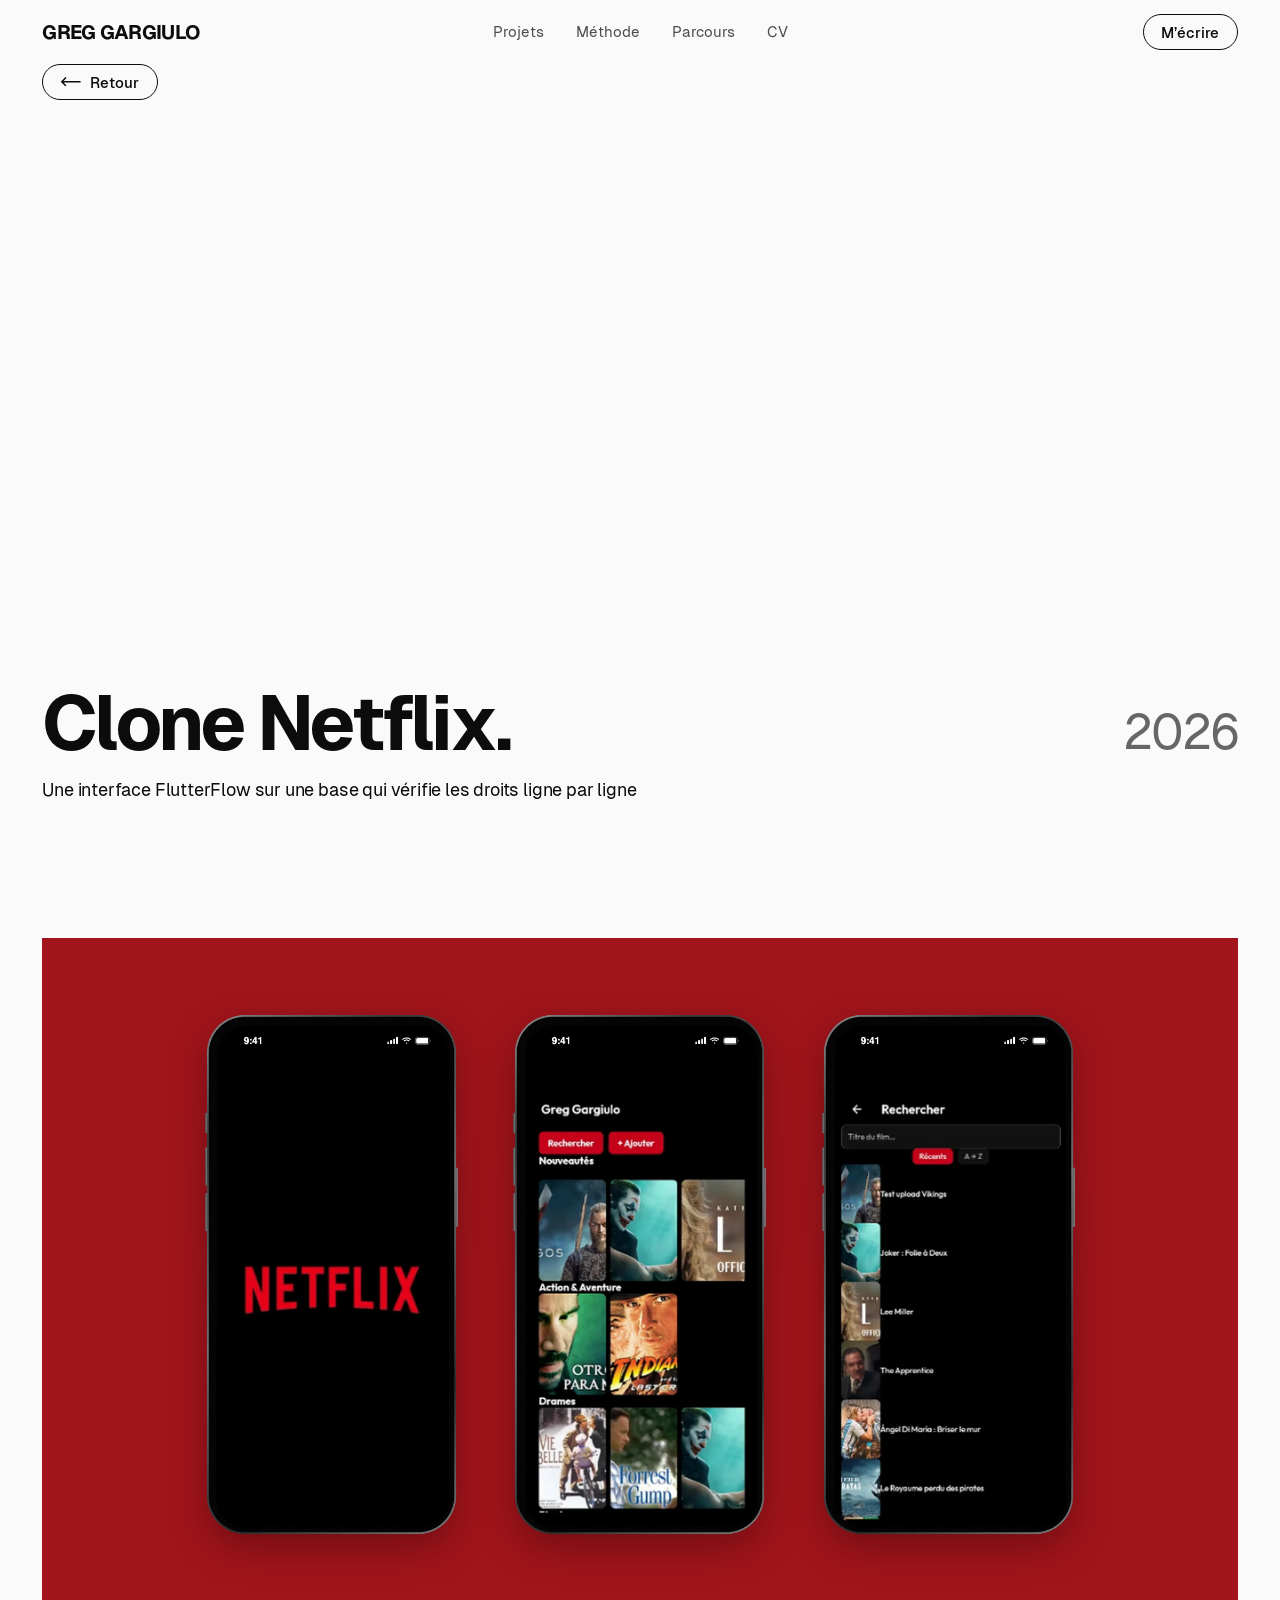
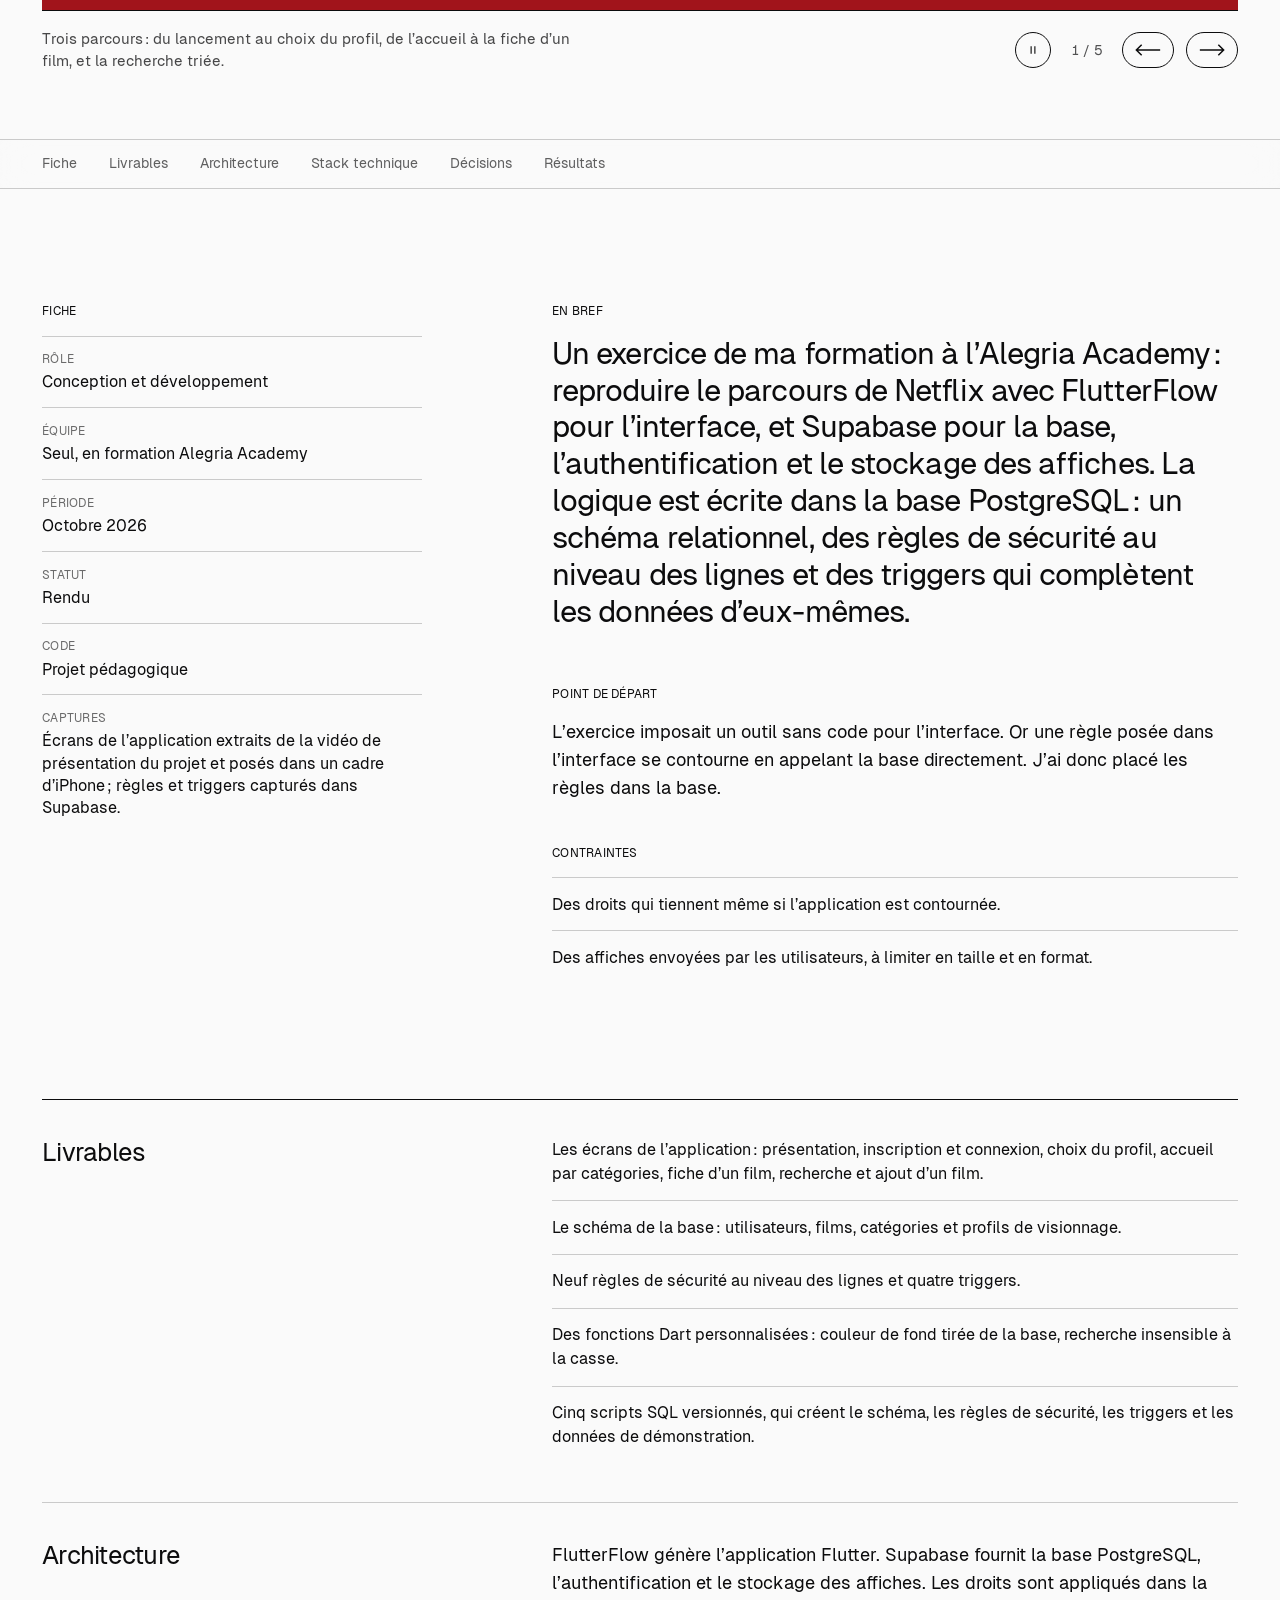
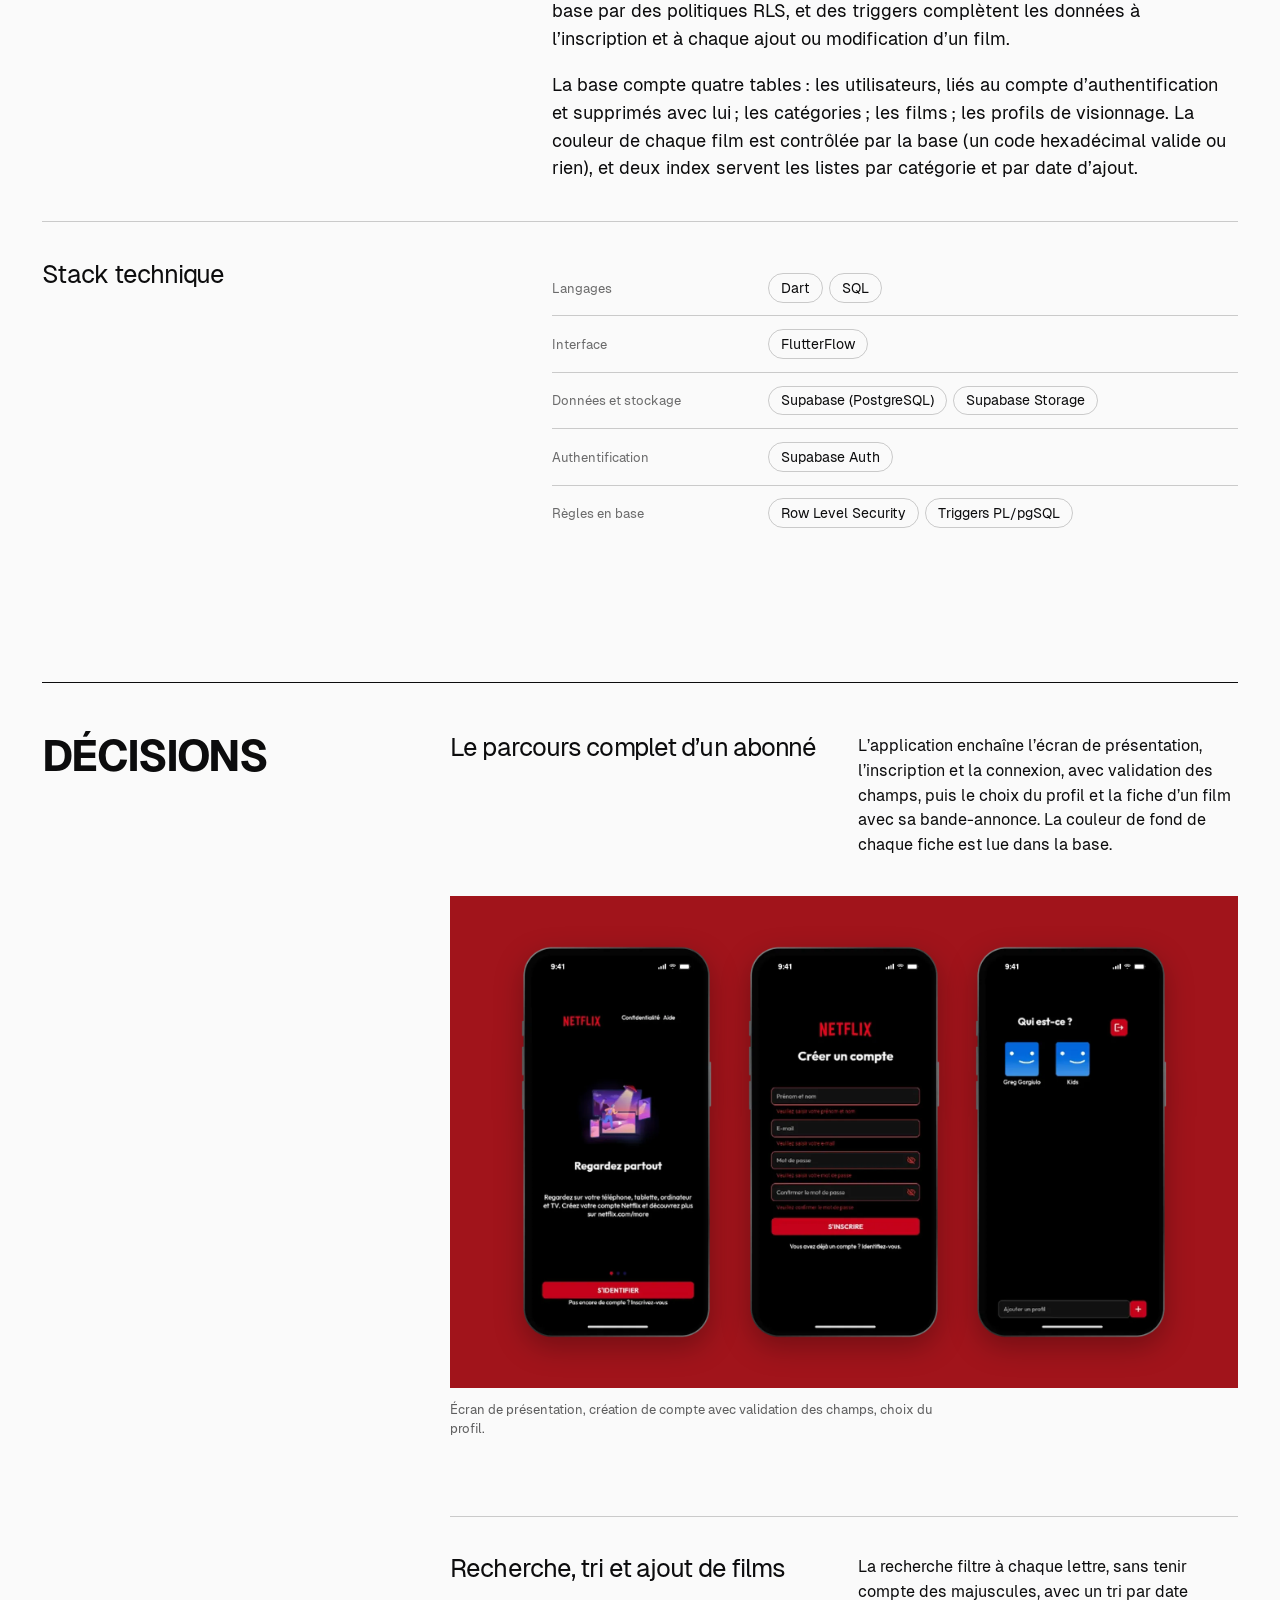
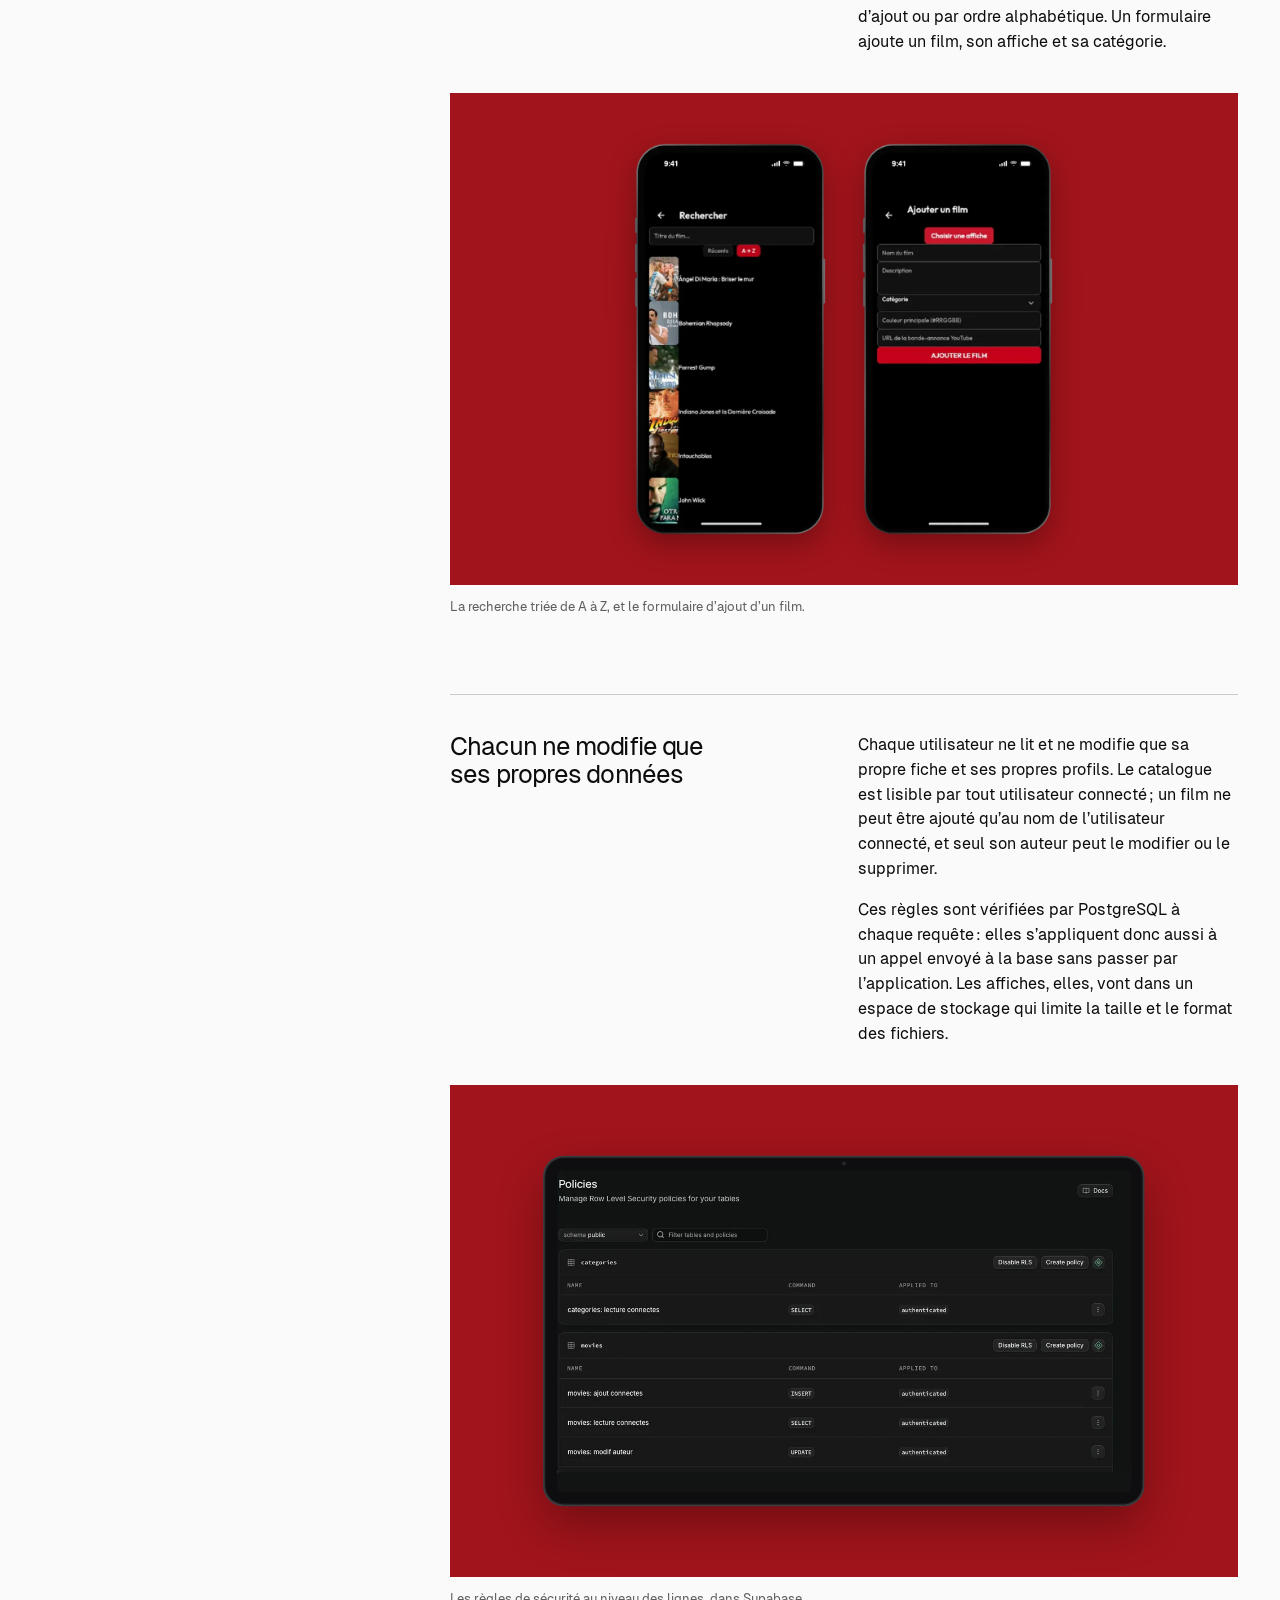
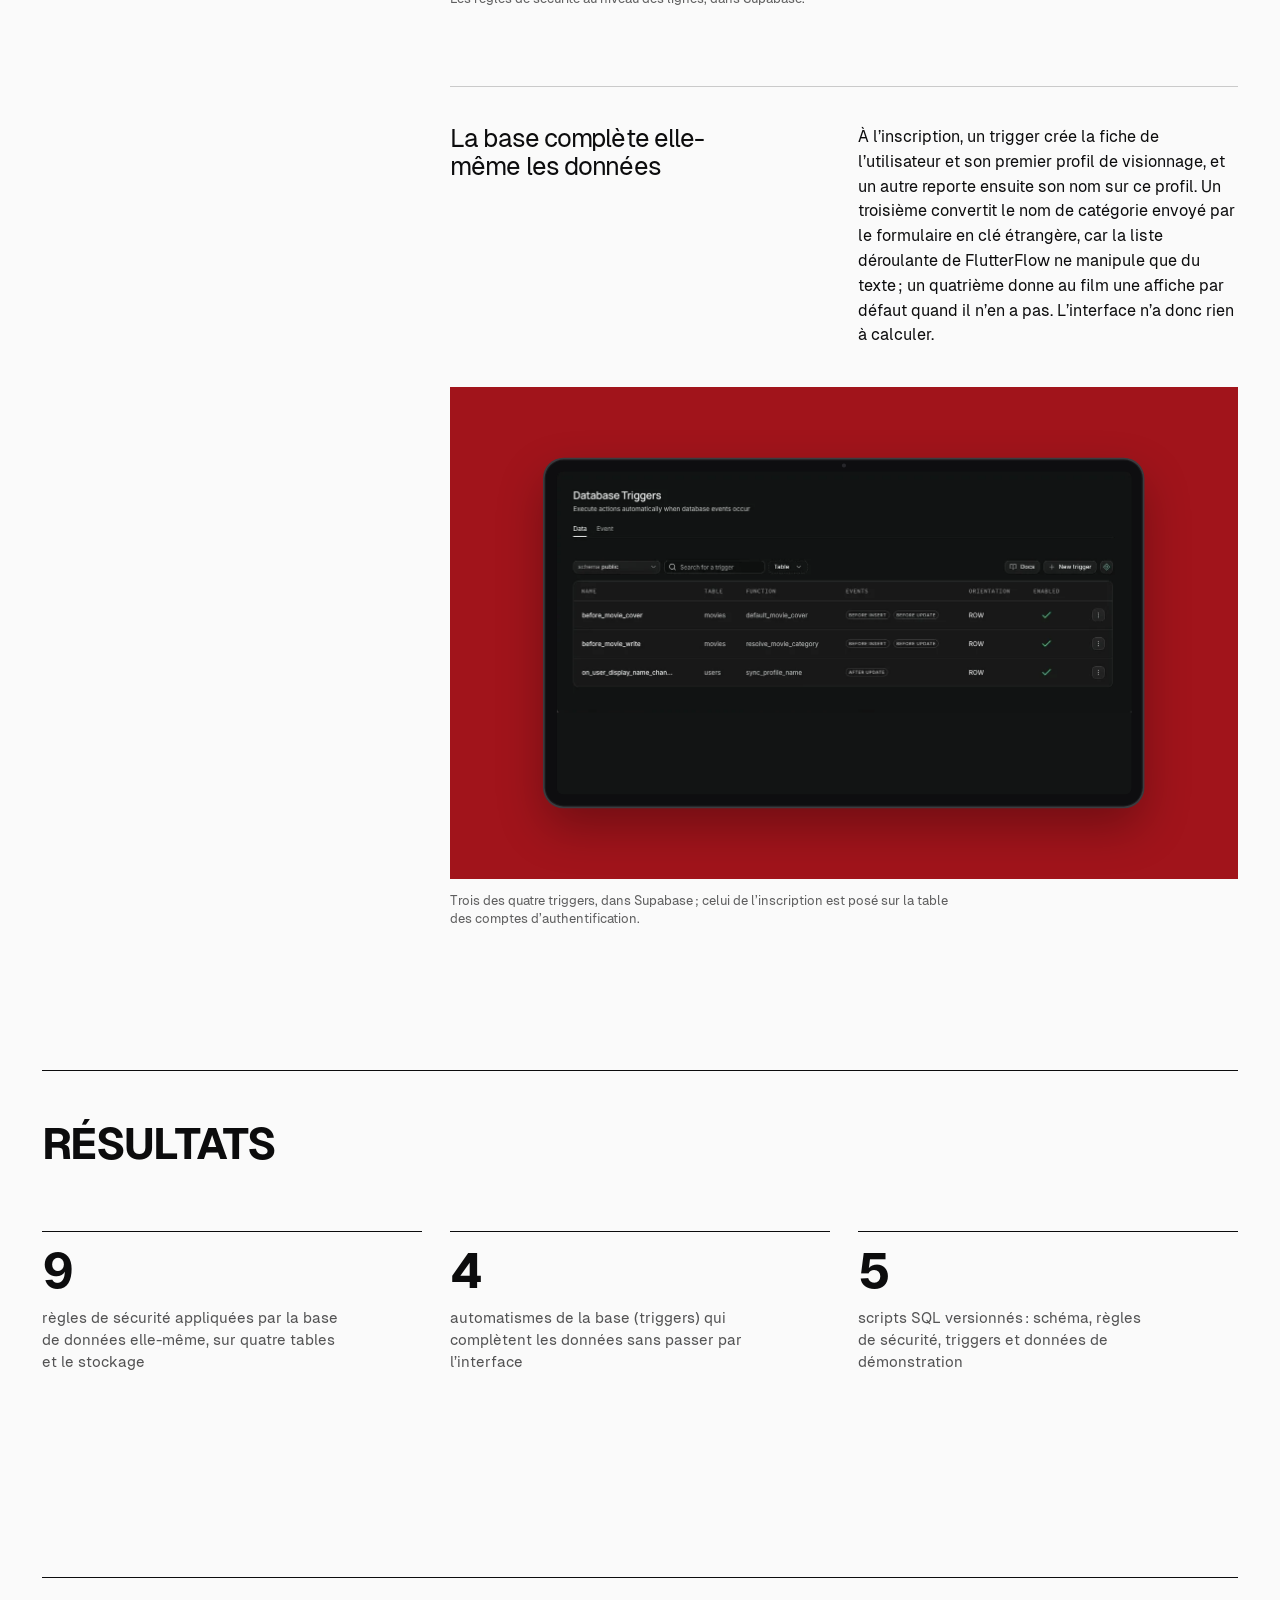
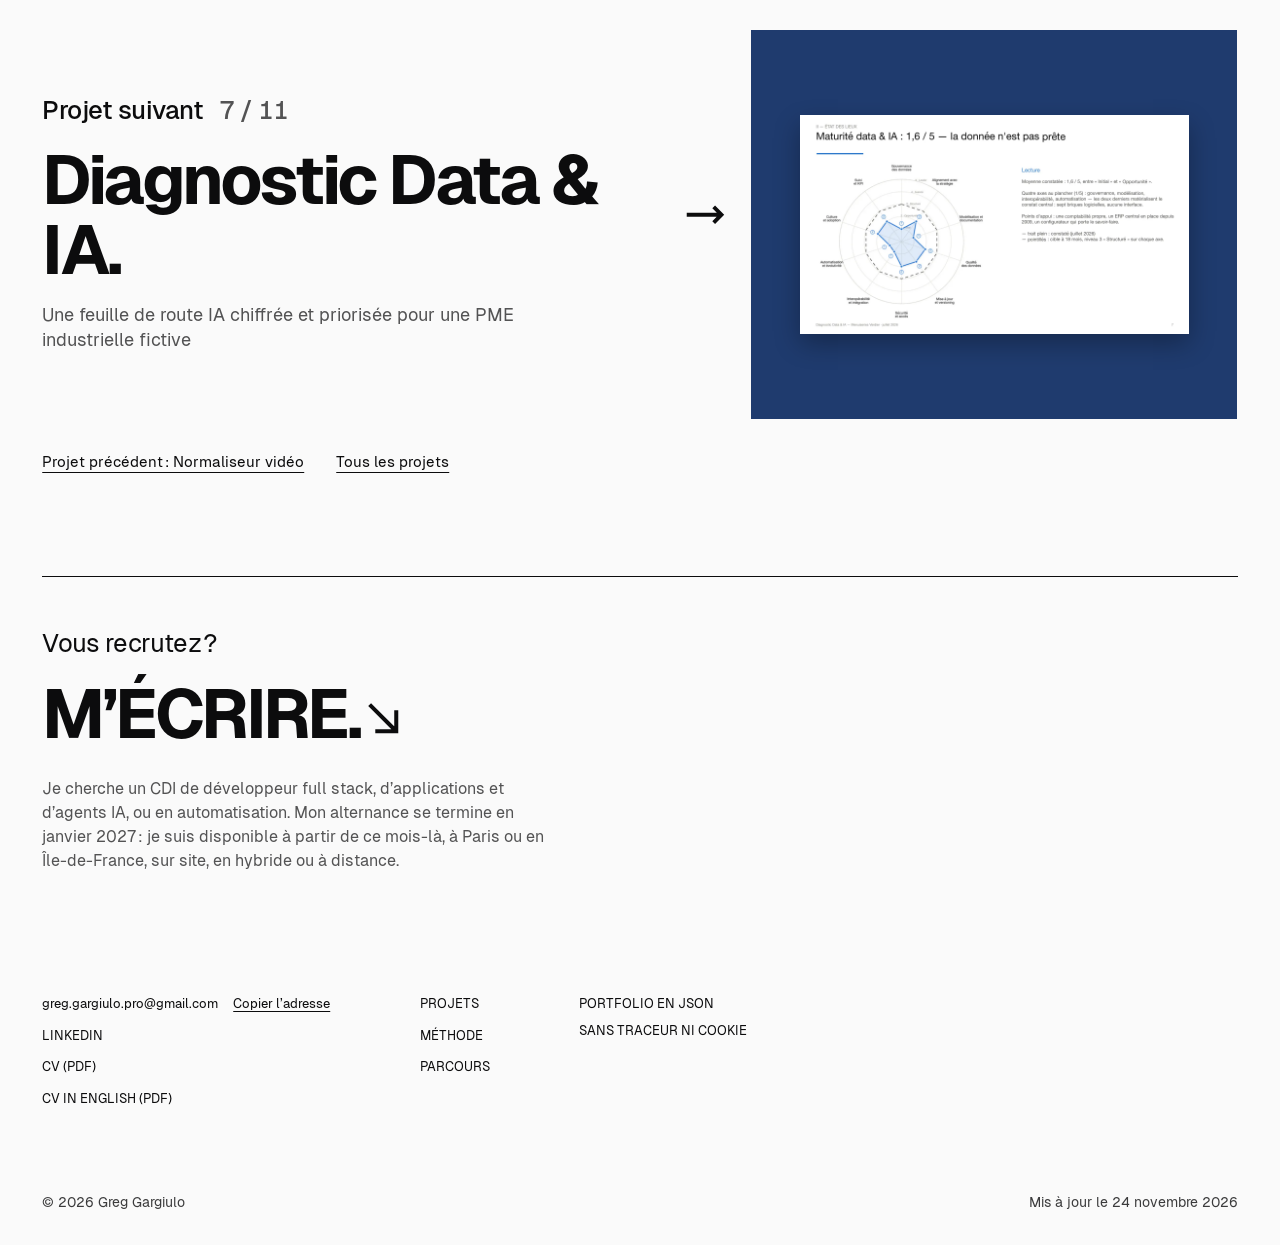
<file: projets/netflix-flutterflow/index.html>
<!doctype html>
<html lang="fr" class="no-js">
<head>
<meta charset="utf-8">
<meta name="viewport" content="width=device-width, initial-scale=1">
<title>Clone Netflix, étude de cas | Greg Gargiulo</title>
<meta name="description" content="Une interface FlutterFlow sur une base qui vérifie les droits ligne par ligne. Étude de cas : stack, décisions et résultats.">
<link rel="canonical" href="https://6gbigalt.github.io/projets/netflix-flutterflow/">
<meta property="og:type" content="website">
<meta property="og:title" content="Clone Netflix, étude de cas | Greg Gargiulo">
<meta property="og:description" content="Une interface FlutterFlow sur une base qui vérifie les droits ligne par ligne. Étude de cas : stack, décisions et résultats.">
<meta property="og:url" content="https://6gbigalt.github.io/projets/netflix-flutterflow/">
<meta property="og:image" content="https://6gbigalt.github.io/assets/og/netflix-flutterflow.jpg">
<meta property="og:locale" content="fr_FR">
<meta property="og:image:width" content="1200">
<meta property="og:image:height" content="630">
<meta property="og:image:alt" content="Clone Netflix. Une interface FlutterFlow sur une base qui vérifie les droits ligne par ligne">
<meta name="twitter:card" content="summary_large_image">
<meta name="theme-color" content="#fafafa">
<link rel="icon" href="../../assets/favicon-32.png" type="image/png" sizes="32x32">
<link rel="apple-touch-icon" href="../../assets/apple-touch-icon.png">
<link rel="preload" href="../../assets/fonts/geist-400.woff2" as="font" type="font/woff2" crossorigin>
<link rel="preload" href="../../assets/fonts/geist-500.woff2" as="font" type="font/woff2" crossorigin>
<link rel="preload" href="../../assets/fonts/geist-700.woff2" as="font" type="font/woff2" crossorigin>
<link rel="stylesheet" href="../../assets/css/site.css?v=06cb44fd5e">
<link rel="alternate" type="application/json" href="../../portfolio.json" title="Portfolio en JSON">
<script>try{new Function("a?.b??0");document.documentElement.classList.replace("no-js","js")}catch(e){}</script>
<script src="../../assets/js/site.js?v=6f01b619e6" defer></script>
<script type="speculationrules">{"prerender":[{"where":{"href_matches":"/projets/*"},"eagerness":"moderate"}]}</script>
<script type="application/ld+json">{"@context":"https://schema.org","@graph":[{"@type":"Person","@id":"https://6gbigalt.github.io/#greg","name":"Greg Gargiulo","jobTitle":"AI product builder & développeur full stack","email":"mailto:greg.gargiulo.pro@gmail.com","url":"https://6gbigalt.github.io/","sameAs":["https://www.linkedin.com/in/g-gargiulo/"],"knowsAbout":["Applications métier","Agents IA","Automatisation","React","TypeScript","Python","FastAPI","n8n","Flutter"]},{"@type":"BreadcrumbList","itemListElement":[{"@type":"ListItem","position":1,"name":"Accueil","item":"https://6gbigalt.github.io/"},{"@type":"ListItem","position":2,"name":"Clone Netflix","item":"https://6gbigalt.github.io/projets/netflix-flutterflow/"}]}]}</script>
</head>
<body class="page-case">
<a class="skip" href="#contenu">Aller au contenu</a>
<header class="hdr">
  <a class="hdr-name" href="../../">Greg Gargiulo</a>
  <nav class="hdr-nav" aria-label="Navigation principale">
    <a href="../../#projets">Projets</a>
    <a href="../../#methode">Méthode</a>
    <a href="../../#parcours">Parcours</a>
    <a href="../../assets/Greg-Gargiulo-CV.pdf" download>CV</a>
  </nav>
  <div class="hdr-right">
    <a class="btn" href="mailto:greg.gargiulo.pro@gmail.com">M’écrire</a>
    <button type="button" class="toggle" aria-expanded="false" aria-controls="menu" aria-label="Ouvrir le menu"><span></span><span></span></button>
  </div>
</header>
<div class="menu" id="menu">
  <nav class="menu-nav" aria-label="Menu">
    <ul role="list">
      <li style="--i:0"><a href="../../#projets">Projets</a></li>
      <li style="--i:1"><a href="../../#methode">Méthode</a></li>
      <li style="--i:2"><a href="../../#parcours">Parcours</a></li>
      <li style="--i:3"><a href="../../#contact">Contact</a></li>
    </ul>
  </nav>
  <div class="menu-foot">
    <a href="mailto:greg.gargiulo.pro@gmail.com">greg.gargiulo.pro@gmail.com</a>
    <a href="https://www.linkedin.com/in/g-gargiulo/" rel="me">LinkedIn</a>
    <a href="../../assets/Greg-Gargiulo-CV.pdf" download>CV (PDF)</a>
  </div>
</div>
<main id="contenu">
<article class="case">
<header class="case-intro">
  <div class="wrap case-intro-inner">
    <a class="btn back" href="../../"><span class="back-arrow" aria-hidden="true"><svg viewBox="0 0 38 18" aria-hidden="true" focusable="false"><path d="M0.75 9h35.5M28.5 1l8 8-8 8" fill="none" stroke="currentColor" stroke-width="1.5"/></svg></span>Retour</a>
    <div class="case-titlerow">
      <h1 class="case-title">Clone Netflix.</h1>
      <p class="case-year"><span class="visually-hidden">Année : </span>2026</p>
    </div>
    <p class="case-outcome">Une interface FlutterFlow sur une base qui vérifie les droits ligne par ligne</p>
    
  </div>
</header>

<section class="showcase showcase--case" aria-label="Les écrans du projet">
  <div class="wrap">
    <div class="reel" data-motion="time">
      <div class="reel-frame" aria-hidden="true">
        <div class="reel-slide" data-outcome="Trois parcours : du lancement au choix du profil, de l’accueil à la fiche d’un film, et la recherche triée.">
          <div class="stage stage--phones stage--reel" style="--tone:#a1141b;--on:#fafafa" aria-hidden="true"><div class="phones"><div class="handset"><img class="phone" src="../../assets/captures/netflix-flutterflow/splash-phone.webp" srcset="../../assets/captures/netflix-flutterflow/splash-phone.w480.webp 480w, ../../assets/captures/netflix-flutterflow/splash-phone.webp 960w" sizes="(min-width: 900px) 20vw, 34vw" alt="" width="960" height="1929" loading="eager" decoding="async"><div class="screen screen--phone"><div class="live live--seq" data-seq="../../assets/captures/netflix-flutterflow/splash-screen.webp ../../assets/captures/netflix-flutterflow/onboarding-screen.webp ../../assets/captures/netflix-flutterflow/inscription-screen.webp ../../assets/captures/netflix-flutterflow/profils-screen.webp" data-span="3" style="--loop:9.6s"></div></div></div><div class="handset"><img class="phone" src="../../assets/captures/netflix-flutterflow/accueil-phone.webp" srcset="../../assets/captures/netflix-flutterflow/accueil-phone.w480.webp 480w, ../../assets/captures/netflix-flutterflow/accueil-phone.webp 960w" sizes="(min-width: 900px) 20vw, 34vw" alt="" width="960" height="1929" loading="eager" decoding="async"><div class="screen screen--phone"><div class="live live--seq" data-seq="../../assets/captures/netflix-flutterflow/accueil-screen.webp ../../assets/captures/netflix-flutterflow/fiche-screen.webp" data-span="1" style="--loop:4.8s;--m-delay:-1.2s"></div></div></div><div class="handset"><img class="phone" src="../../assets/captures/netflix-flutterflow/recherche-phone.webp" srcset="../../assets/captures/netflix-flutterflow/recherche-phone.w480.webp 480w, ../../assets/captures/netflix-flutterflow/recherche-phone.webp 960w" sizes="(min-width: 900px) 20vw, 34vw" alt="" width="960" height="1929" loading="eager" decoding="async"><div class="screen screen--phone"><div class="live live--seq" data-seq="../../assets/captures/netflix-flutterflow/recherche-screen.webp ../../assets/captures/netflix-flutterflow/tri-screen.webp" data-span="1" style="--loop:4.8s;--m-delay:-2.4s"></div></div></div></div></div>
        </div>
        <div class="reel-slide" data-outcome="Écran de présentation, création de compte avec validation des champs, choix du profil.">
          <div class="stage stage--phones stage--reel" style="--tone:#a1141b;--on:#fafafa" aria-hidden="true"><div class="phones"><img class="phone" src="../../assets/captures/netflix-flutterflow/onboarding-phone.webp" srcset="../../assets/captures/netflix-flutterflow/onboarding-phone.w480.webp 480w, ../../assets/captures/netflix-flutterflow/onboarding-phone.webp 960w" sizes="(min-width: 900px) 20vw, 34vw" alt="" width="960" height="1929" loading="eager" decoding="async"><img class="phone" src="../../assets/captures/netflix-flutterflow/inscription-phone.webp" srcset="../../assets/captures/netflix-flutterflow/inscription-phone.w480.webp 480w, ../../assets/captures/netflix-flutterflow/inscription-phone.webp 960w" sizes="(min-width: 900px) 20vw, 34vw" alt="" width="960" height="1929" loading="eager" decoding="async"><img class="phone" src="../../assets/captures/netflix-flutterflow/profils-phone.webp" srcset="../../assets/captures/netflix-flutterflow/profils-phone.w480.webp 480w, ../../assets/captures/netflix-flutterflow/profils-phone.webp 960w" sizes="(min-width: 900px) 20vw, 34vw" alt="" width="960" height="1929" loading="eager" decoding="async"></div></div>
        </div>
        <div class="reel-slide" data-outcome="La recherche triée de A à Z, et le formulaire d’ajout d’un film.">
          <div class="stage stage--phones stage--reel" style="--tone:#a1141b;--on:#fafafa" aria-hidden="true"><div class="phones"><img class="phone" src="../../assets/captures/netflix-flutterflow/tri-phone.webp" srcset="../../assets/captures/netflix-flutterflow/tri-phone.w480.webp 480w, ../../assets/captures/netflix-flutterflow/tri-phone.webp 960w" sizes="(min-width: 900px) 20vw, 34vw" alt="" width="960" height="1929" loading="lazy" decoding="async"><img class="phone" src="../../assets/captures/netflix-flutterflow/ajout-phone.webp" srcset="../../assets/captures/netflix-flutterflow/ajout-phone.w480.webp 480w, ../../assets/captures/netflix-flutterflow/ajout-phone.webp 960w" sizes="(min-width: 900px) 20vw, 34vw" alt="" width="960" height="1929" loading="lazy" decoding="async"></div></div>
        </div>
        <div class="reel-slide" data-outcome="Les règles de sécurité au niveau des lignes, dans Supabase.">
          <div class="stage stage--browser stage--reel" style="--tone:#a1141b;--on:#fafafa" aria-hidden="true"><div class="tablet" style="--screen:#121414"><img class="is-wide" src="../../assets/captures/netflix-flutterflow/rls-ui.webp" srcset="../../assets/captures/netflix-flutterflow/rls-ui.w480.webp 480w, ../../assets/captures/netflix-flutterflow/rls-ui.webp 1049w" sizes="(min-width: 900px) 92vw, 100vw" alt="" width="1049" height="553" loading="lazy" decoding="async"></div></div>
        </div>
        <div class="reel-slide" data-outcome="Trois des quatre triggers, dans Supabase ; celui de l’inscription est posé sur la table des comptes d’authentification.">
          <div class="stage stage--browser stage--reel" style="--tone:#a1141b;--on:#fafafa" aria-hidden="true"><div class="tablet" style="--screen:#121414"><img class="is-wide" src="../../assets/captures/netflix-flutterflow/triggers-ui.webp" srcset="../../assets/captures/netflix-flutterflow/triggers-ui.w480.webp 480w, ../../assets/captures/netflix-flutterflow/triggers-ui.webp 1158w" sizes="(min-width: 900px) 92vw, 100vw" alt="" width="1158" height="485" loading="lazy" decoding="async"></div></div>
        </div>
      </div>
      <div class="reel-bar">
        <p class="reel-caption">Trois parcours : du lancement au choix du profil, de l’accueil à la fiche d’un film, et la recherche triée.</p>
        <p class="reel-status visually-hidden" role="status"></p>
        <div class="reel-ctrl">
          <button type="button" class="arrow reel-pause" aria-label="Mettre les animations en pause"><svg class="i-pause" viewBox="0 0 16 16" aria-hidden="true" focusable="false"><path d="M5.5 3v10M10.5 3v10" fill="none" stroke="currentColor" stroke-width="1.5"/></svg><svg class="i-play" viewBox="0 0 16 16" aria-hidden="true" focusable="false"><path d="M5 3.2l8 4.8-8 4.8z" fill="none" stroke="currentColor" stroke-width="1.5" stroke-linejoin="round"/></svg></button>
          <span class="reel-count" aria-hidden="true">1 / 5</span>
          <div class="arrows reel-arrows">
            <button type="button" class="arrow arrow--prev" data-dir="-1" aria-label="Écran précédent"><svg viewBox="0 0 38 18" aria-hidden="true" focusable="false"><path d="M0.75 9h35.5M28.5 1l8 8-8 8" fill="none" stroke="currentColor" stroke-width="1.5"/></svg></button>
            <button type="button" class="arrow" data-dir="1" aria-label="Écran suivant"><svg viewBox="0 0 38 18" aria-hidden="true" focusable="false"><path d="M0.75 9h35.5M28.5 1l8 8-8 8" fill="none" stroke="currentColor" stroke-width="1.5"/></svg></button>
          </div>
        </div>
      </div>
    </div>
  </div>
</section>

<nav class="toc" aria-label="Sommaire de l’étude">
  <div class="wrap">
    <ul class="toc-list" role="list"><li><a href="#fiche">Fiche</a></li><li><a href="#livrables">Livrables</a></li><li><a href="#architecture">Architecture</a></li><li><a href="#stack">Stack technique</a></li><li><a href="#decisions">Décisions</a></li><li><a href="#resultats">Résultats</a></li></ul>
  </div>
</nav>

<section class="overview" id="fiche" aria-label="Présentation du projet">
  <div class="wrap overview-grid">
    <div class="overview-side">
      <h2 class="label">Fiche</h2>
      <dl class="facts">
          <div><dt>Rôle</dt><dd>Conception et développement</dd></div>
          <div><dt>Équipe</dt><dd>Seul, en formation Alegria Academy</dd></div>
          <div><dt>Période</dt><dd>Octobre 2026</dd></div>
          <div><dt>Statut</dt><dd>Rendu</dd></div>
          <div><dt>Code</dt><dd>Projet pédagogique</dd></div>
          <div><dt>Captures</dt><dd>Écrans de l’application extraits de la vidéo de présentation du projet et posés dans un cadre d’iPhone ; règles et triggers capturés dans Supabase.</dd></div>
      </dl>
    </div>
    <div class="overview-main">
      <h2 class="label">En bref</h2>
      <p class="overview-lead">Un exercice de ma formation à l’Alegria Academy : reproduire le parcours de Netflix avec FlutterFlow pour l’interface, et Supabase pour la base, l’authentification et le stockage des affiches. La logique est écrite dans la base PostgreSQL : un schéma relationnel, des règles de sécurité au niveau des lignes et des triggers qui complètent les données d’eux-mêmes.</p>
      <h2 class="label">Point de départ</h2>
      <p class="overview-text">L’exercice imposait un outil sans code pour l’interface. Or une règle posée dans l’interface se contourne en appelant la base directement. J’ai donc placé les règles dans la base.</p>
      <h3 class="label">Contraintes</h3>
      <ul class="constraints" role="list"><li>Des droits qui tiennent même si l’application est contournée.</li><li>Des affiches envoyées par les utilisateurs, à limiter en taille et en format.</li></ul>
    </div>
  </div>
</section>

<section class="tech" aria-label="Livrables, architecture et stack technique">
  <div class="wrap">
    <div class="spec" id="livrables">
      <h2 class="spec-title">Livrables</h2>
      <ul class="spec-list" role="list"><li>Les écrans de l’application : présentation, inscription et connexion, choix du profil, accueil par catégories, fiche d’un film, recherche et ajout d’un film.</li><li>Le schéma de la base : utilisateurs, films, catégories et profils de visionnage.</li><li>Neuf règles de sécurité au niveau des lignes et quatre triggers.</li><li>Des fonctions Dart personnalisées : couleur de fond tirée de la base, recherche insensible à la casse.</li><li>Cinq scripts SQL versionnés, qui créent le schéma, les règles de sécurité, les triggers et les données de démonstration.</li></ul>
    </div>
    <div class="spec" id="architecture">
      <h2 class="spec-title">Architecture</h2>
      <div class="spec-text"><p>FlutterFlow génère l’application Flutter. Supabase fournit la base PostgreSQL, l’authentification et le stockage des affiches. Les droits sont appliqués dans la base par des politiques RLS, et des triggers complètent les données à l’inscription et à chaque ajout ou modification d’un film.</p><p>La base compte quatre tables : les utilisateurs, liés au compte d’authentification et supprimés avec lui ; les catégories ; les films ; les profils de visionnage. La couleur de chaque film est contrôlée par la base (un code hexadécimal valide ou rien), et deux index servent les listes par catégorie et par date d’ajout.</p></div>
    </div>
    <div class="spec" id="stack">
      <h2 class="spec-title">Stack technique</h2>
      <dl class="stack-table">
          <div><dt>Langages</dt><dd><ul class="tags" role="list"><li>Dart</li><li>SQL</li></ul></dd></div>
          <div><dt>Interface</dt><dd><ul class="tags" role="list"><li>FlutterFlow</li></ul></dd></div>
          <div><dt>Données et stockage</dt><dd><ul class="tags" role="list"><li>Supabase (PostgreSQL)</li><li>Supabase Storage</li></ul></dd></div>
          <div><dt>Authentification</dt><dd><ul class="tags" role="list"><li>Supabase Auth</li></ul></dd></div>
          <div><dt>Règles en base</dt><dd><ul class="tags" role="list"><li>Row Level Security</li><li>Triggers PL/pgSQL</li></ul></dd></div>
      </dl>
    </div>
  </div>
</section>

<section class="steps-section steps-section--case" id="decisions" aria-labelledby="decisions-titre">
  <div class="wrap">
    <div class="steps-grid">
      <div class="steps-side">
        <h2 id="decisions-titre" class="h-section">Décisions</h2>
      </div>
      <ol class="steps" role="list">
          <li class="step">
            <h3 class="step-title">Le parcours complet d’un abonné</h3>
            <div class="step-body"><p>L’application enchaîne l’écran de présentation, l’inscription et la connexion, avec validation des champs, puis le choix du profil et la fiche d’un film avec sa bande-annonce. La couleur de fond de chaque fiche est lue dans la base.</p></div>
            <div class="step-media"><figure class="shot shot--phones" data-motion="time">
          <div class="stage stage--phones" style="--tone:#a1141b;--on:#fafafa"><div class="phones"><img class="phone" src="../../assets/captures/netflix-flutterflow/onboarding-phone.webp" srcset="../../assets/captures/netflix-flutterflow/onboarding-phone.w480.webp 480w, ../../assets/captures/netflix-flutterflow/onboarding-phone.webp 960w" sizes="(min-width: 900px) 18vw, 44vw" alt="" width="960" height="1929" loading="lazy" decoding="async"><img class="phone" src="../../assets/captures/netflix-flutterflow/inscription-phone.webp" srcset="../../assets/captures/netflix-flutterflow/inscription-phone.w480.webp 480w, ../../assets/captures/netflix-flutterflow/inscription-phone.webp 960w" sizes="(min-width: 900px) 18vw, 44vw" alt="" width="960" height="1929" loading="lazy" decoding="async"><img class="phone" src="../../assets/captures/netflix-flutterflow/profils-phone.webp" srcset="../../assets/captures/netflix-flutterflow/profils-phone.w480.webp 480w, ../../assets/captures/netflix-flutterflow/profils-phone.webp 960w" sizes="(min-width: 900px) 18vw, 44vw" alt="" width="960" height="1929" loading="lazy" decoding="async"></div></div>
          <figcaption>Écran de présentation, création de compte avec validation des champs, choix du profil.</figcaption>
        </figure></div>
          </li>
          <li class="step">
            <h3 class="step-title">Recherche, tri et ajout de films</h3>
            <div class="step-body"><p>La recherche filtre à chaque lettre, sans tenir compte des majuscules, avec un tri par date d’ajout ou par ordre alphabétique. Un formulaire ajoute un film, son affiche et sa catégorie.</p></div>
            <div class="step-media"><figure class="shot shot--phones" data-motion="time">
          <div class="stage stage--phones" style="--tone:#a1141b;--on:#fafafa"><div class="phones"><img class="phone" src="../../assets/captures/netflix-flutterflow/tri-phone.webp" srcset="../../assets/captures/netflix-flutterflow/tri-phone.w480.webp 480w, ../../assets/captures/netflix-flutterflow/tri-phone.webp 960w" sizes="(min-width: 900px) 18vw, 44vw" alt="" width="960" height="1929" loading="lazy" decoding="async"><img class="phone" src="../../assets/captures/netflix-flutterflow/ajout-phone.webp" srcset="../../assets/captures/netflix-flutterflow/ajout-phone.w480.webp 480w, ../../assets/captures/netflix-flutterflow/ajout-phone.webp 960w" sizes="(min-width: 900px) 18vw, 44vw" alt="" width="960" height="1929" loading="lazy" decoding="async"></div></div>
          <figcaption>La recherche triée de A à Z, et le formulaire d’ajout d’un film.</figcaption>
        </figure></div>
          </li>
          <li class="step">
            <h3 class="step-title">Chacun ne modifie que ses propres données</h3>
            <div class="step-body"><p>Chaque utilisateur ne lit et ne modifie que sa propre fiche et ses propres profils. Le catalogue est lisible par tout utilisateur connecté ; un film ne peut être ajouté qu’au nom de l’utilisateur connecté, et seul son auteur peut le modifier ou le supprimer.</p><p>Ces règles sont vérifiées par PostgreSQL à chaque requête : elles s’appliquent donc aussi à un appel envoyé à la base sans passer par l’application. Les affiches, elles, vont dans un espace de stockage qui limite la taille et le format des fichiers.</p></div>
            <div class="step-media"><figure class="shot shot--browser" data-motion="time">
          <div class="stage stage--browser" style="--tone:#a1141b;--on:#fafafa"><div class="tablet" style="--screen:#121414"><img class="is-wide" src="../../assets/captures/netflix-flutterflow/rls-ui.webp" srcset="../../assets/captures/netflix-flutterflow/rls-ui.w480.webp 480w, ../../assets/captures/netflix-flutterflow/rls-ui.webp 1049w" sizes="(min-width: 900px) 62vw, 92vw" alt="" width="1049" height="553" loading="lazy" decoding="async"></div></div>
          <figcaption>Les règles de sécurité au niveau des lignes, dans Supabase.</figcaption>
        </figure></div>
          </li>
          <li class="step">
            <h3 class="step-title">La base complète elle-même les données</h3>
            <div class="step-body"><p>À l’inscription, un trigger crée la fiche de l’utilisateur et son premier profil de visionnage, et un autre reporte ensuite son nom sur ce profil. Un troisième convertit le nom de catégorie envoyé par le formulaire en clé étrangère, car la liste déroulante de FlutterFlow ne manipule que du texte ; un quatrième donne au film une affiche par défaut quand il n’en a pas. L’interface n’a donc rien à calculer.</p></div>
            <div class="step-media"><figure class="shot shot--browser" data-motion="time">
          <div class="stage stage--browser" style="--tone:#a1141b;--on:#fafafa"><div class="tablet" style="--screen:#121414"><img class="is-wide" src="../../assets/captures/netflix-flutterflow/triggers-ui.webp" srcset="../../assets/captures/netflix-flutterflow/triggers-ui.w480.webp 480w, ../../assets/captures/netflix-flutterflow/triggers-ui.webp 1158w" sizes="(min-width: 900px) 62vw, 92vw" alt="" width="1158" height="485" loading="lazy" decoding="async"></div></div>
          <figcaption>Trois des quatre triggers, dans Supabase ; celui de l’inscription est posé sur la table des comptes d’authentification.</figcaption>
        </figure></div>
          </li>
      </ol>
    </div>
  </div>
</section>

<section class="results" id="resultats" aria-labelledby="resultats-titre">
  <div class="wrap">
    <h2 id="resultats-titre" class="h-section">Résultats</h2>
    <dl class="figures figures--3"><div><dt>9</dt><dd>règles de sécurité appliquées par la base de données elle-même, sur quatre tables et le stockage</dd></div><div><dt>4</dt><dd>automatismes de la base (triggers) qui complètent les données sans passer par l’interface</dd></div><div><dt>5</dt><dd>scripts SQL versionnés : schéma, règles de sécurité, triggers et données de démonstration</dd></div></dl>
    
  </div>
</section>

<nav class="next" aria-label="Projets suivant et précédent">
  <div class="wrap">
    <a class="next-link" href="../../projets/diagnostic-data-ia/">
      <span class="next-text">
        <span class="next-label">Projet suivant <span class="next-count">7 / 11</span></span>
        <span class="next-name">Diagnostic Data &amp; IA.<span class="next-arrow"><svg viewBox="0 0 38 18" aria-hidden="true" focusable="false"><path d="M0.75 9h35.5M28.5 1l8 8-8 8" fill="none" stroke="currentColor" stroke-width="1.5"/></svg></span></span>
        <span class="next-outcome">Une feuille de route IA chiffrée et priorisée pour une PME industrielle fictive</span>
      </span>
      <div class="next-shot" data-motion="time"><div class="stage stage--doc stage--slide" style="--tone:#1f3b6e;--on:#fafafa" aria-hidden="true"><div class="paper paper--seq"><img src="../../assets/captures/diagnostic-data-ia/radar.webp" srcset="../../assets/captures/diagnostic-data-ia/radar.w480.webp 480w, ../../assets/captures/diagnostic-data-ia/radar.w1200.webp 1200w, ../../assets/captures/diagnostic-data-ia/radar.webp 2000w" sizes="(min-width: 900px) 44vw, 82vw" alt="" width="2000" height="1125" loading="lazy" decoding="async"><div class="live live--seq" data-seq="../../assets/captures/diagnostic-data-ia/page-7.webp ../../assets/captures/diagnostic-data-ia/page-8.webp ../../assets/captures/diagnostic-data-ia/page-9.webp ../../assets/captures/diagnostic-data-ia/page-10.webp ../../assets/captures/diagnostic-data-ia/page-11.webp ../../assets/captures/diagnostic-data-ia/page-16.webp ../../assets/captures/diagnostic-data-ia/page-20.webp" data-span="6" style="--loop:16.8s"></div></div></div></div>
    </a>
    <div class="next-more">
      <a class="ulink" href="../../projets/normaliseur-video/">Projet précédent : Normaliseur vidéo</a>
      <a class="ulink" href="../../#projets">Tous les projets</a>
    </div>
  </div>
</nav>
</article>
</main>
<footer class="foot" id="contact">
  <div class="wrap">
    <p class="foot-kicker">Vous recrutez ?</p>
    <a class="foot-big" href="mailto:greg.gargiulo.pro@gmail.com" data-reveal><span class="w"><span style="--i:0">M’écrire.<span class="foot-arrow"><svg viewBox="0 0 24 24" aria-hidden="true" focusable="false"><path d="M3.5 3.5l16.5 16.5M20 7v13H7" fill="none" stroke="currentColor" stroke-width="1.6"/></svg></span></span></span></a>
    <p class="foot-text">Je cherche un CDI de développeur full stack, d’applications et d’agents IA, ou en automatisation. Mon alternance se termine en janvier 2027 : je suis disponible à partir de ce mois-là, à Paris ou en Île-⁠de-⁠France, sur site, en hybride ou à distance.</p>
    <div class="foot-cols">
      <ul role="list">
        <li><a href="mailto:greg.gargiulo.pro@gmail.com">greg.gargiulo.pro@gmail.com</a> <button type="button" class="foot-copy" data-copy="greg.gargiulo.pro@gmail.com" aria-live="polite">Copier l’adresse</button></li>
        <li><a href="https://www.linkedin.com/in/g-gargiulo/" rel="me">LinkedIn</a></li>
        <li><a href="../../assets/Greg-Gargiulo-CV.pdf" download>CV (PDF)</a></li>
        <li><a href="../../assets/Greg-Gargiulo-CV-EN.pdf" download hreflang="en" lang="en">CV in English (PDF)</a></li>
        
      </ul>
      <ul role="list">
        <li><a href="../../#projets">Projets</a></li>
        <li><a href="../../#methode">Méthode</a></li>
        <li><a href="../../#parcours">Parcours</a></li>
      </ul>
      <ul role="list">
        <li><a href="../../portfolio.json">Portfolio en JSON</a></li>
        <li>Sans traceur ni cookie</li>
      </ul>
    </div>
    <div class="foot-legal">
      <span>© 2026 Greg Gargiulo</span>
      <span>Mis à jour le 24 novembre 2026</span>
    </div>
  </div>
</footer>
</body>
</html>
</file>
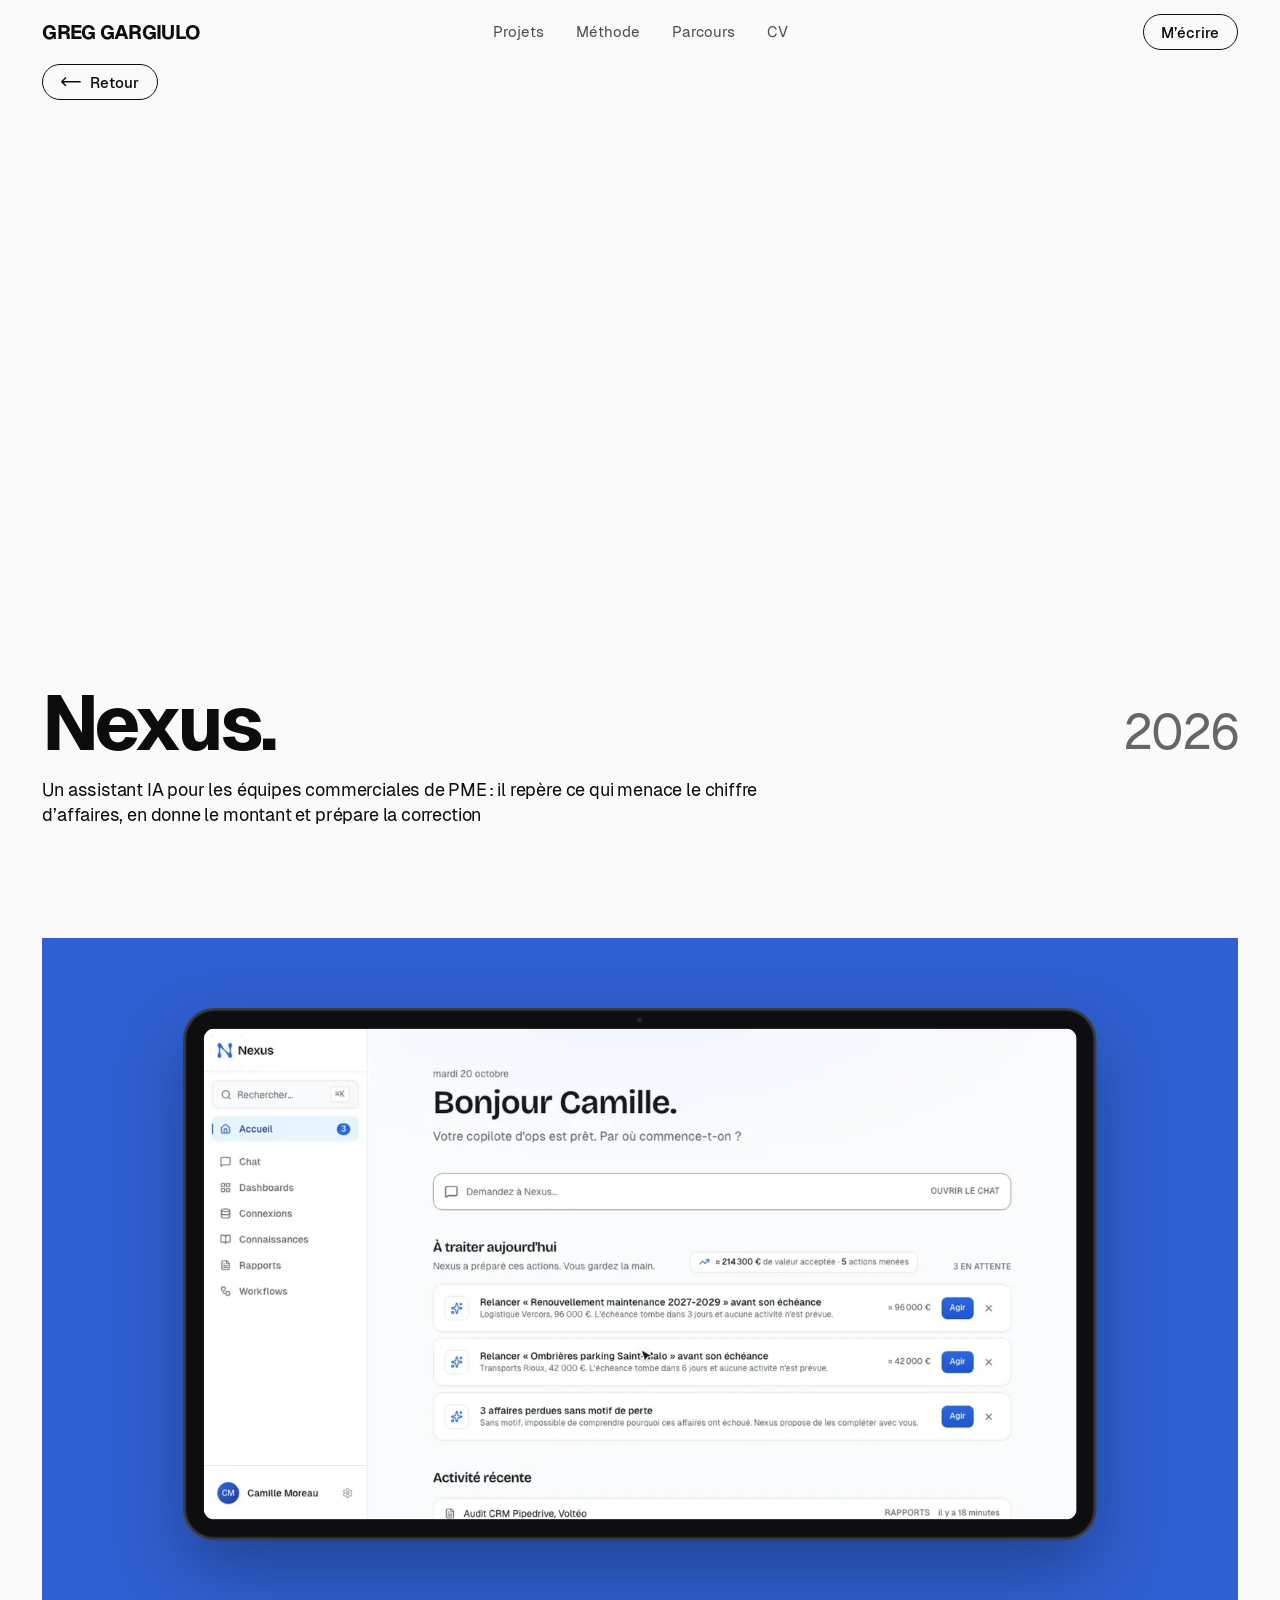
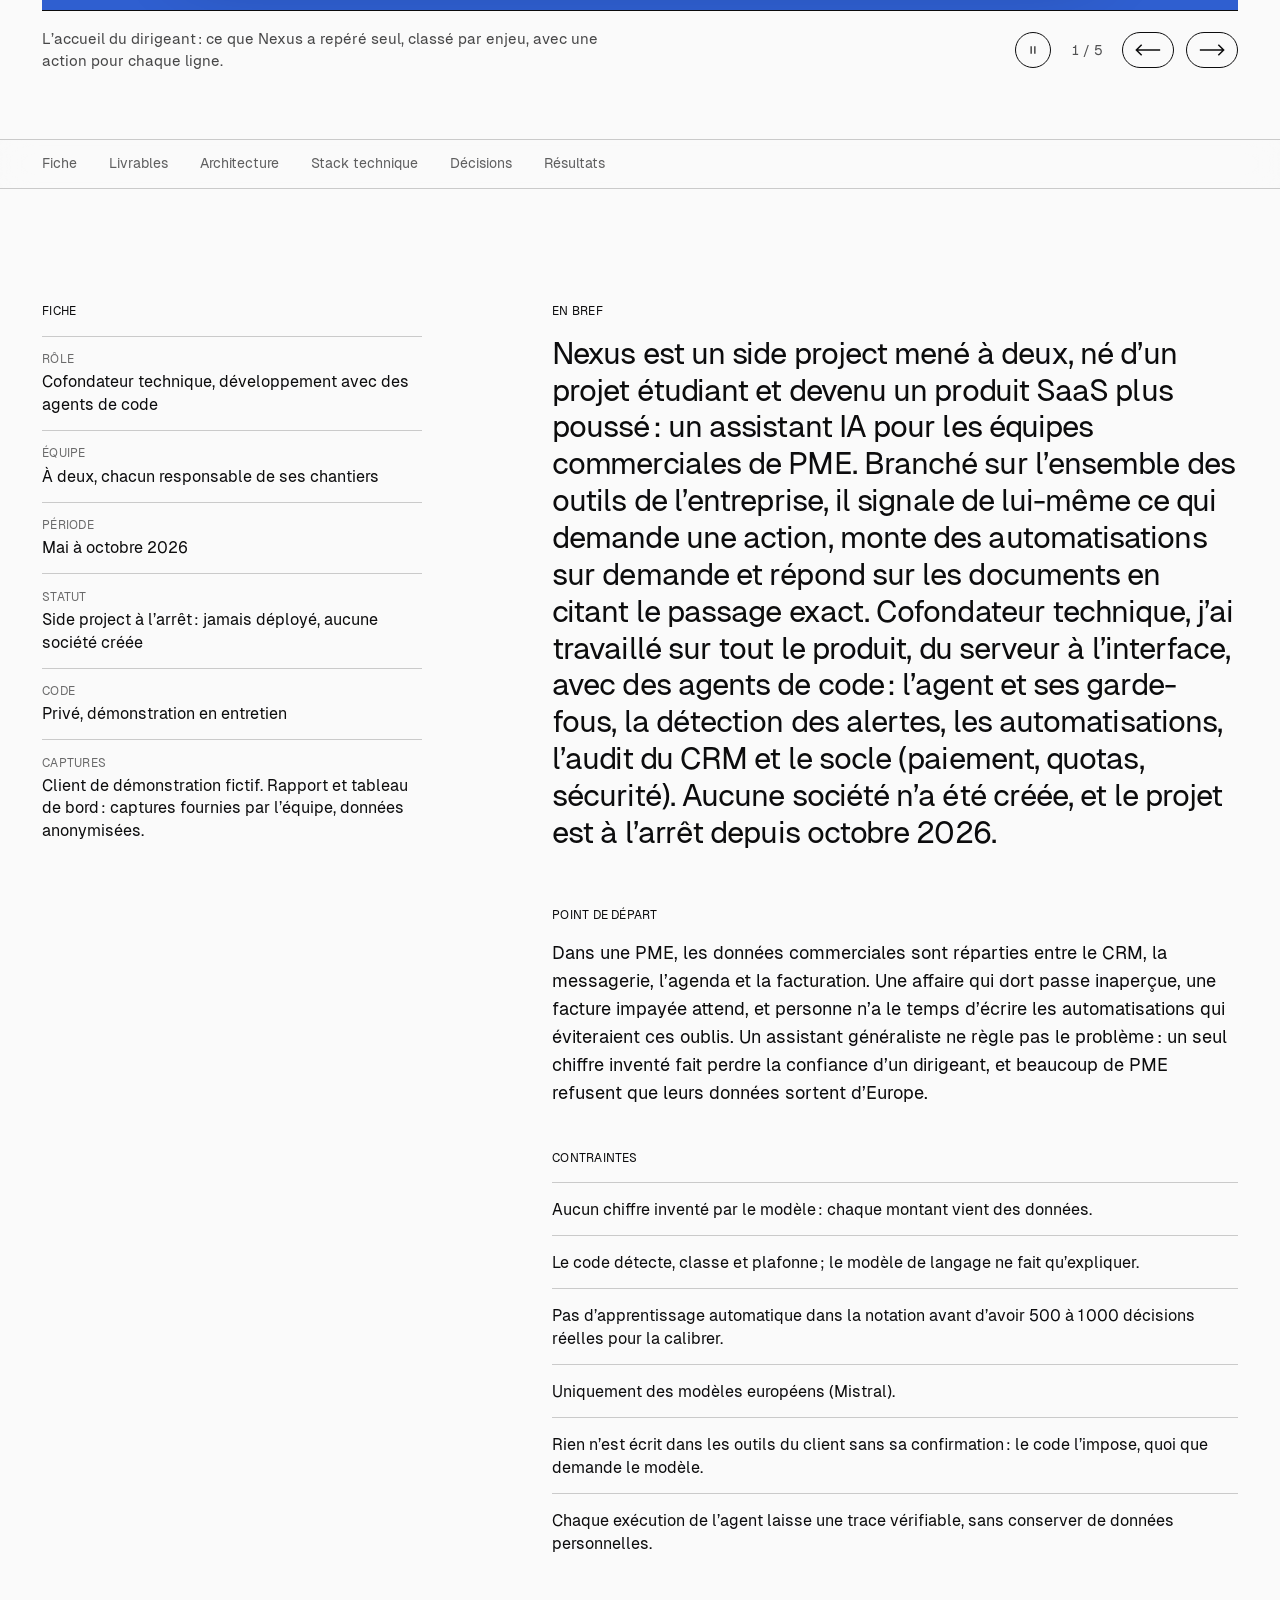
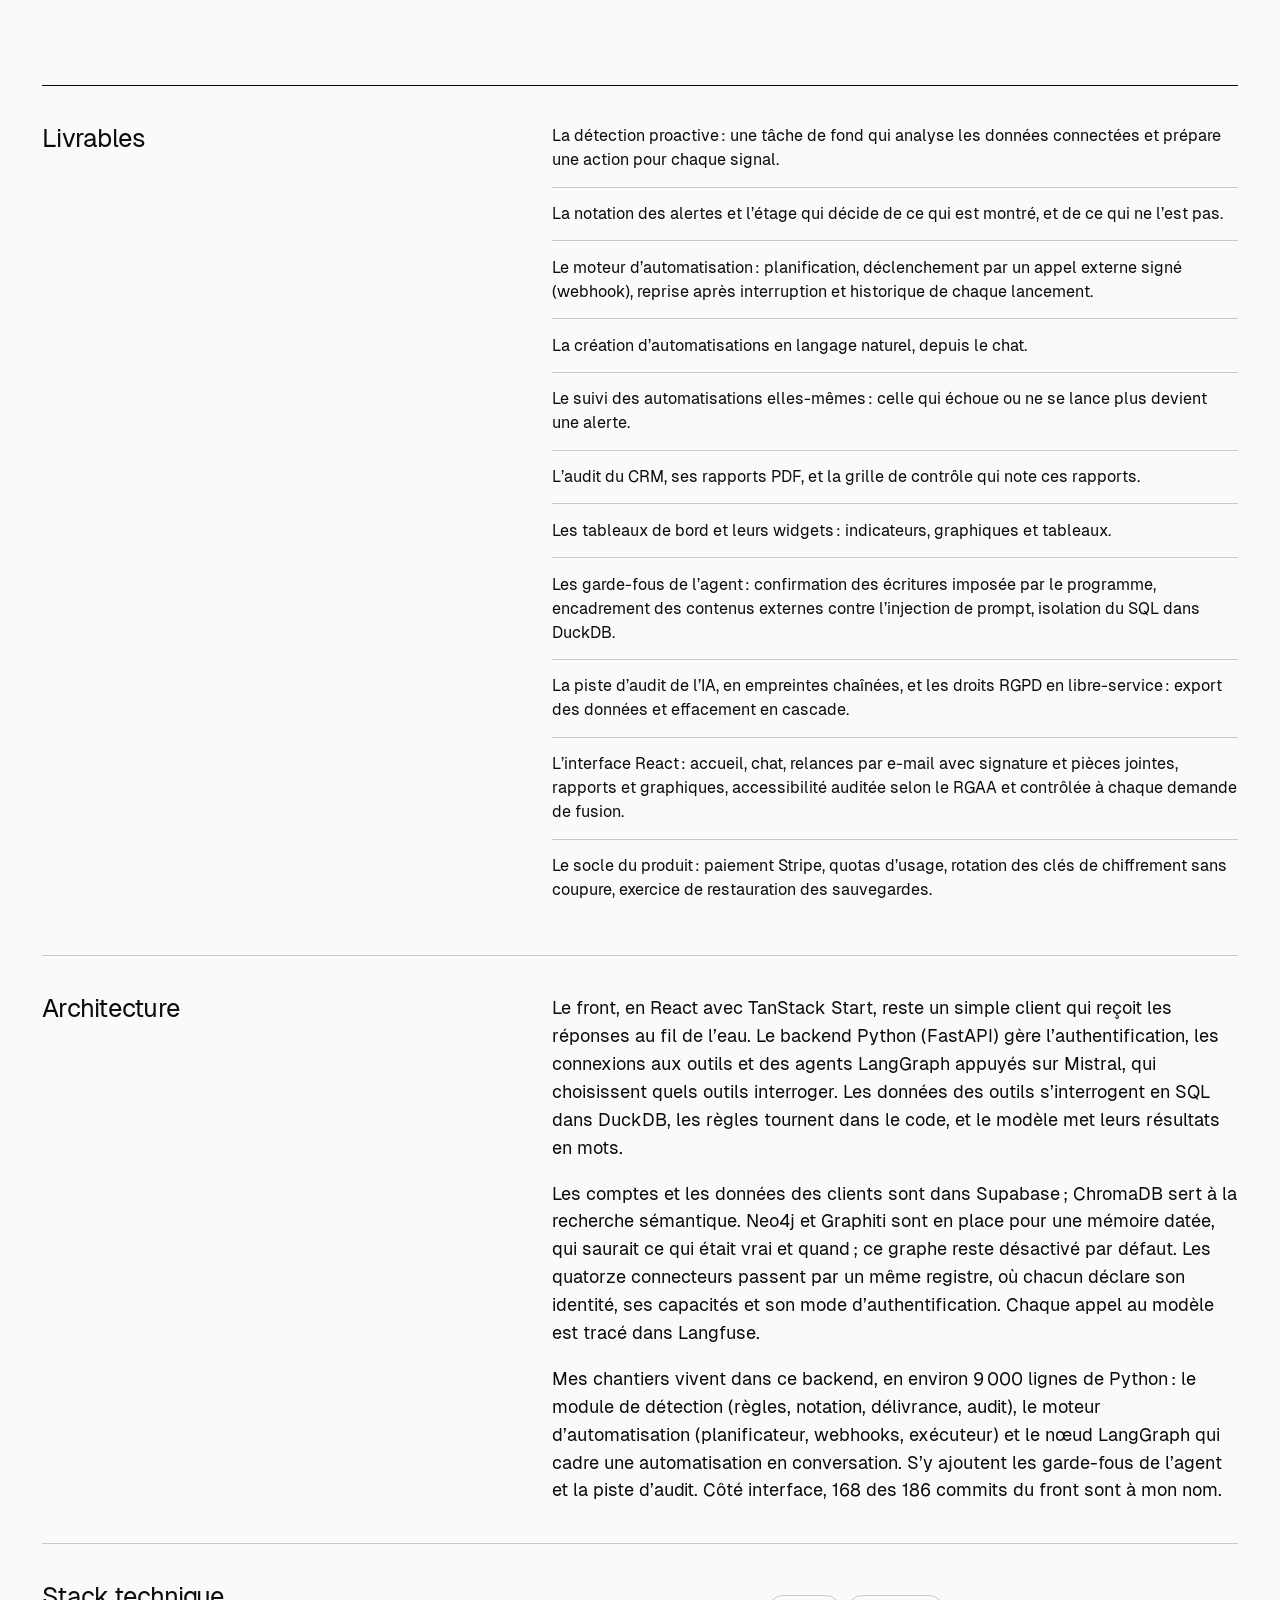
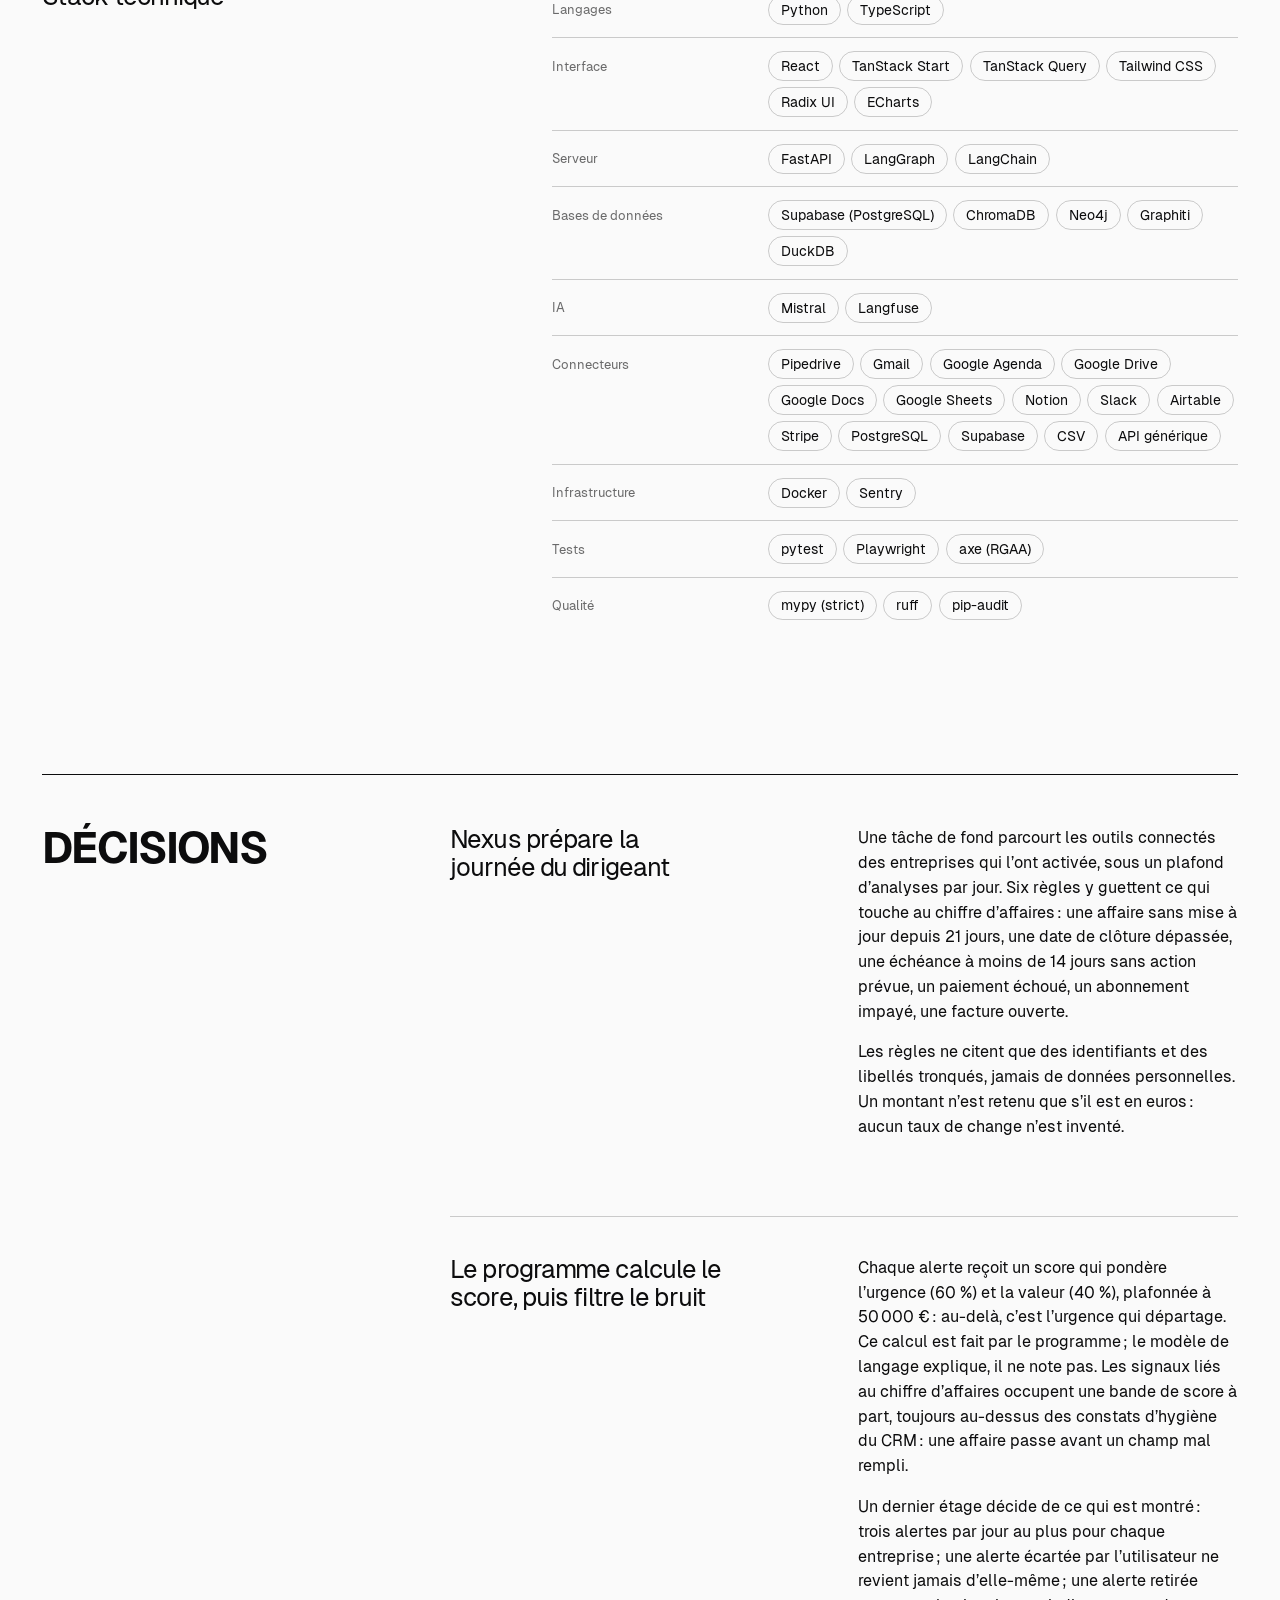
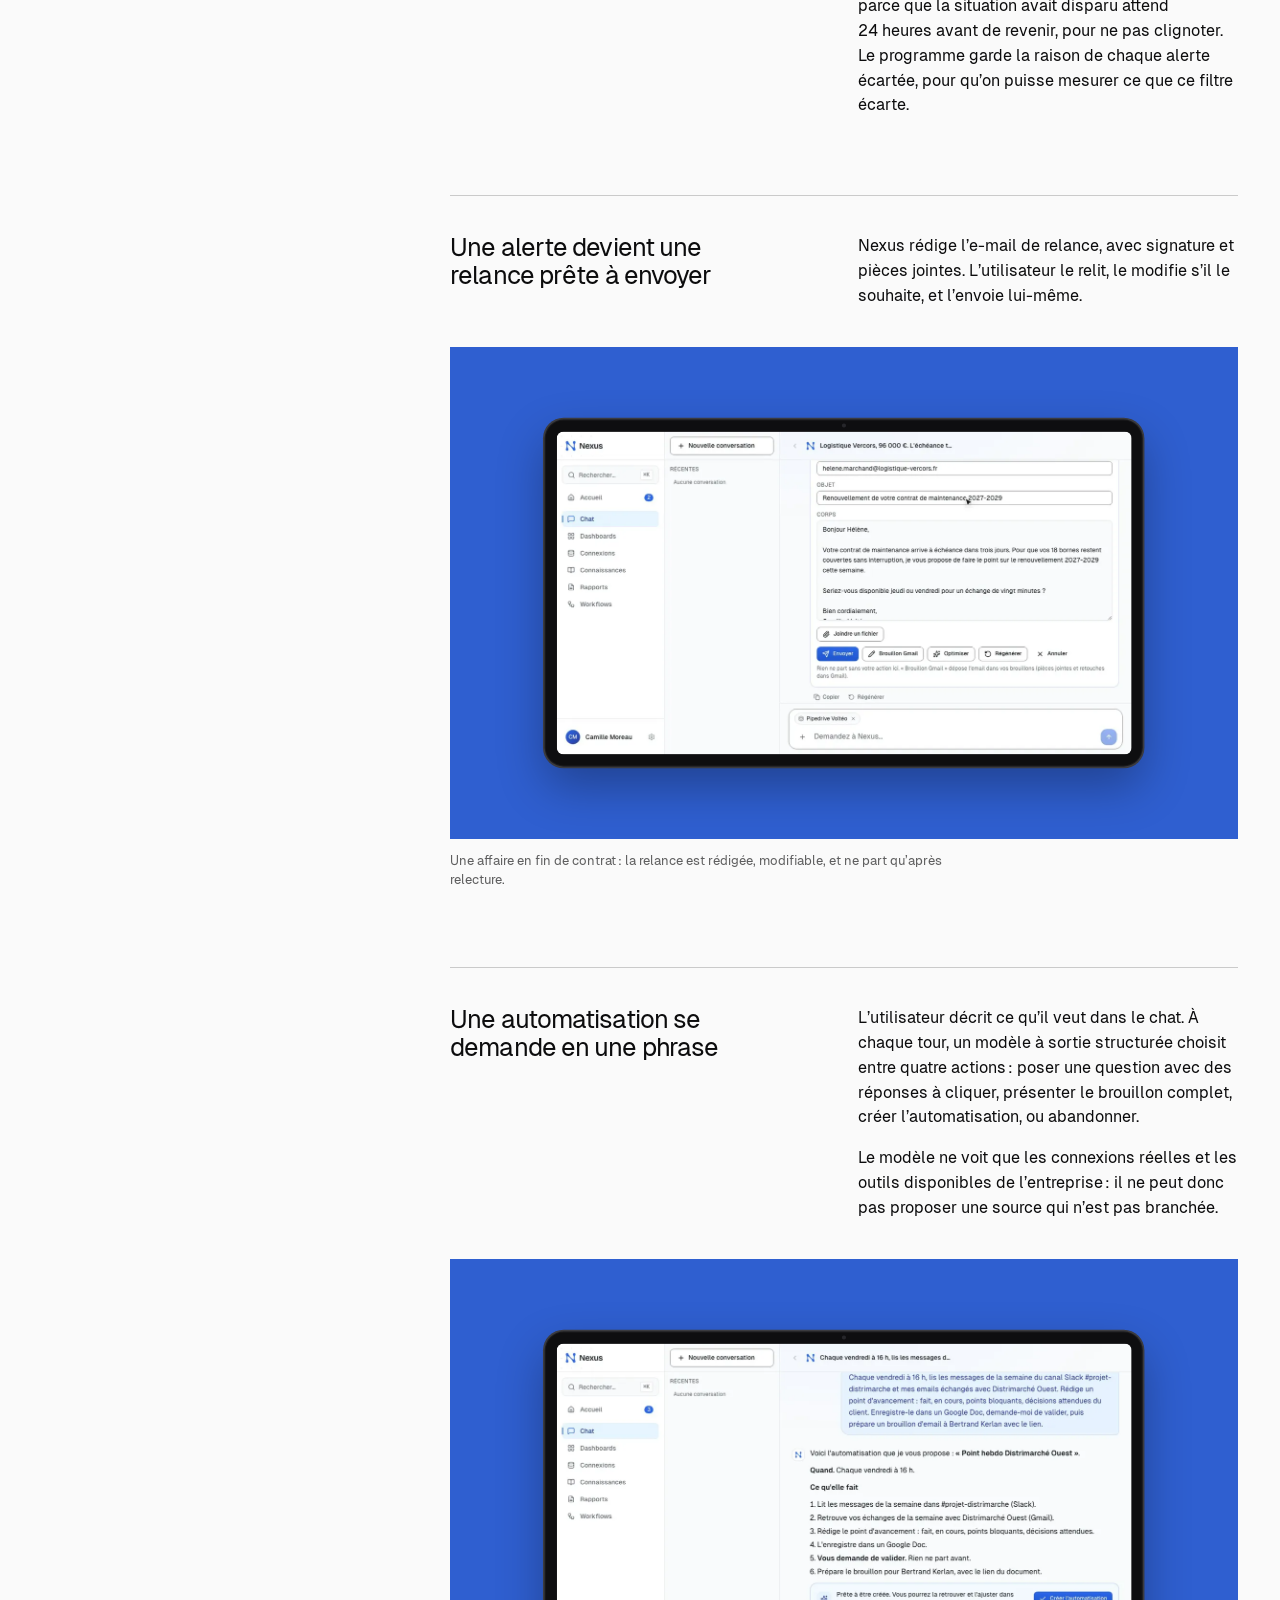
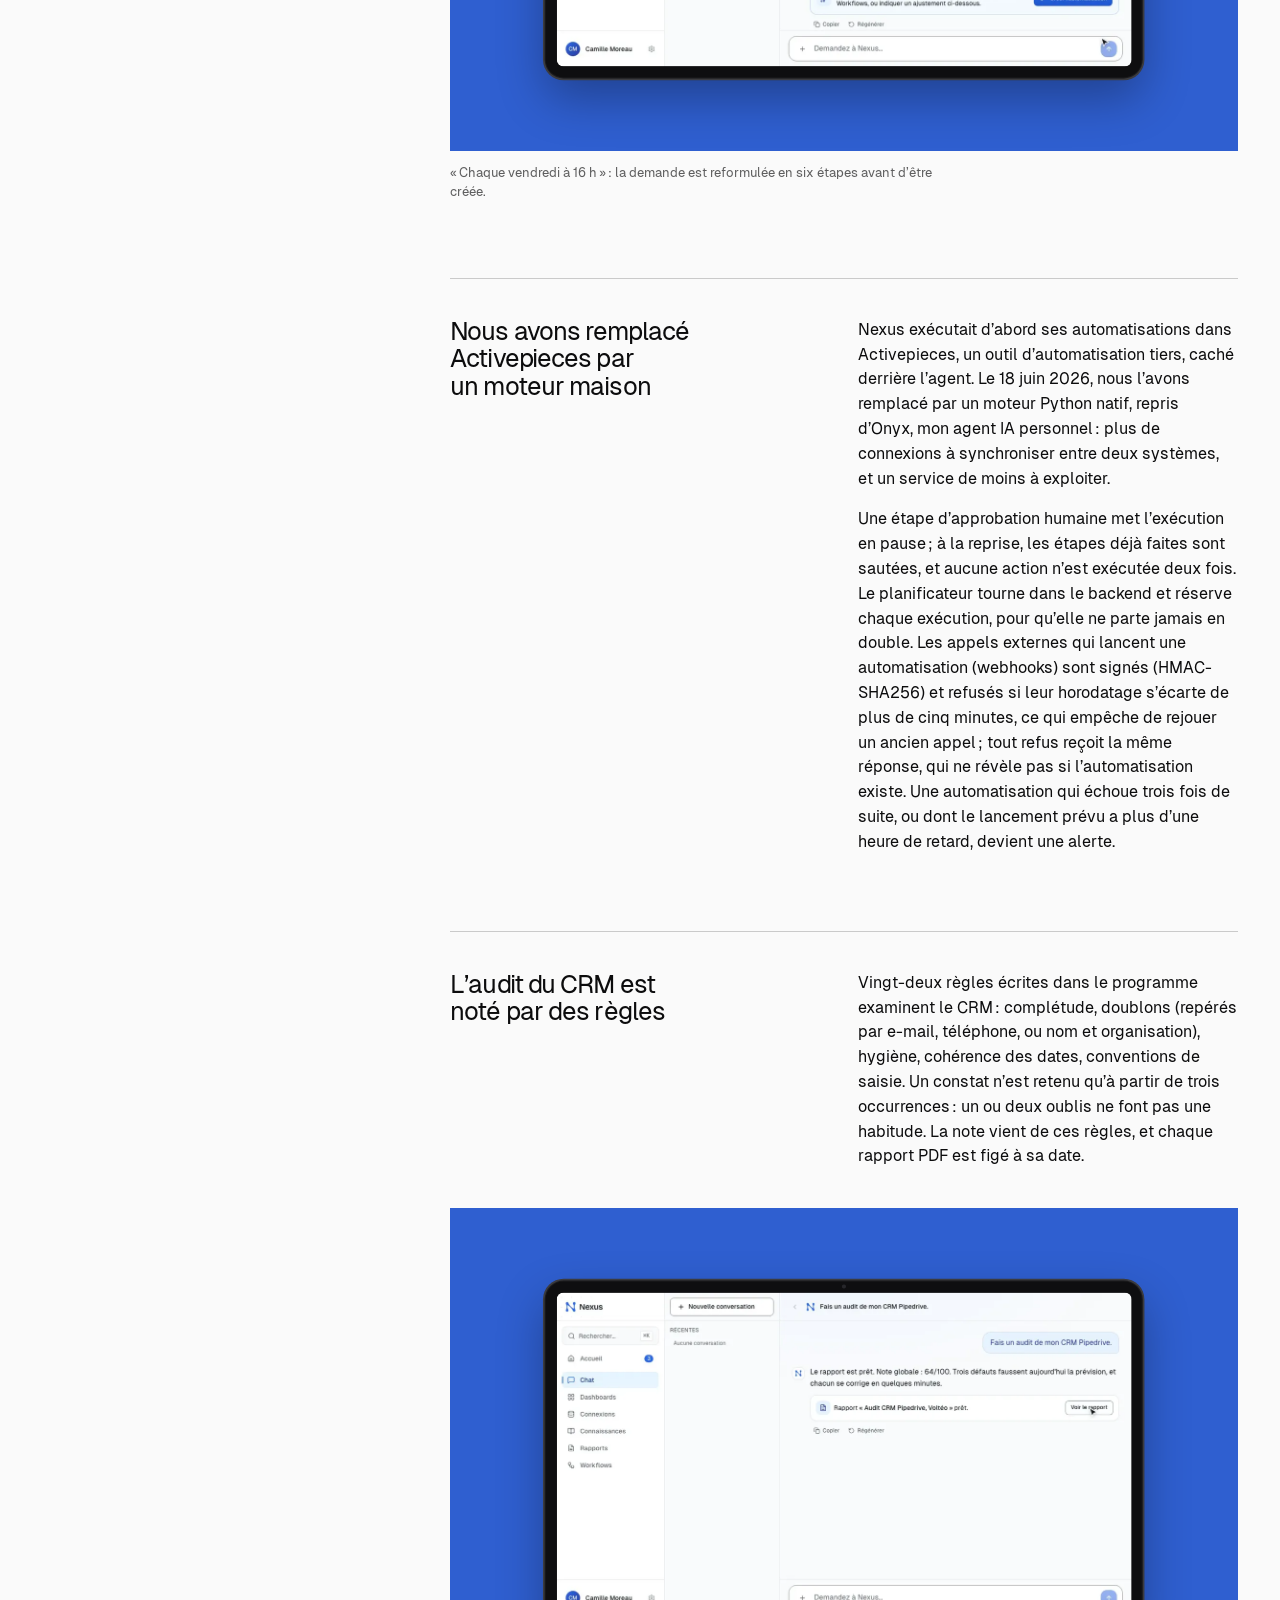
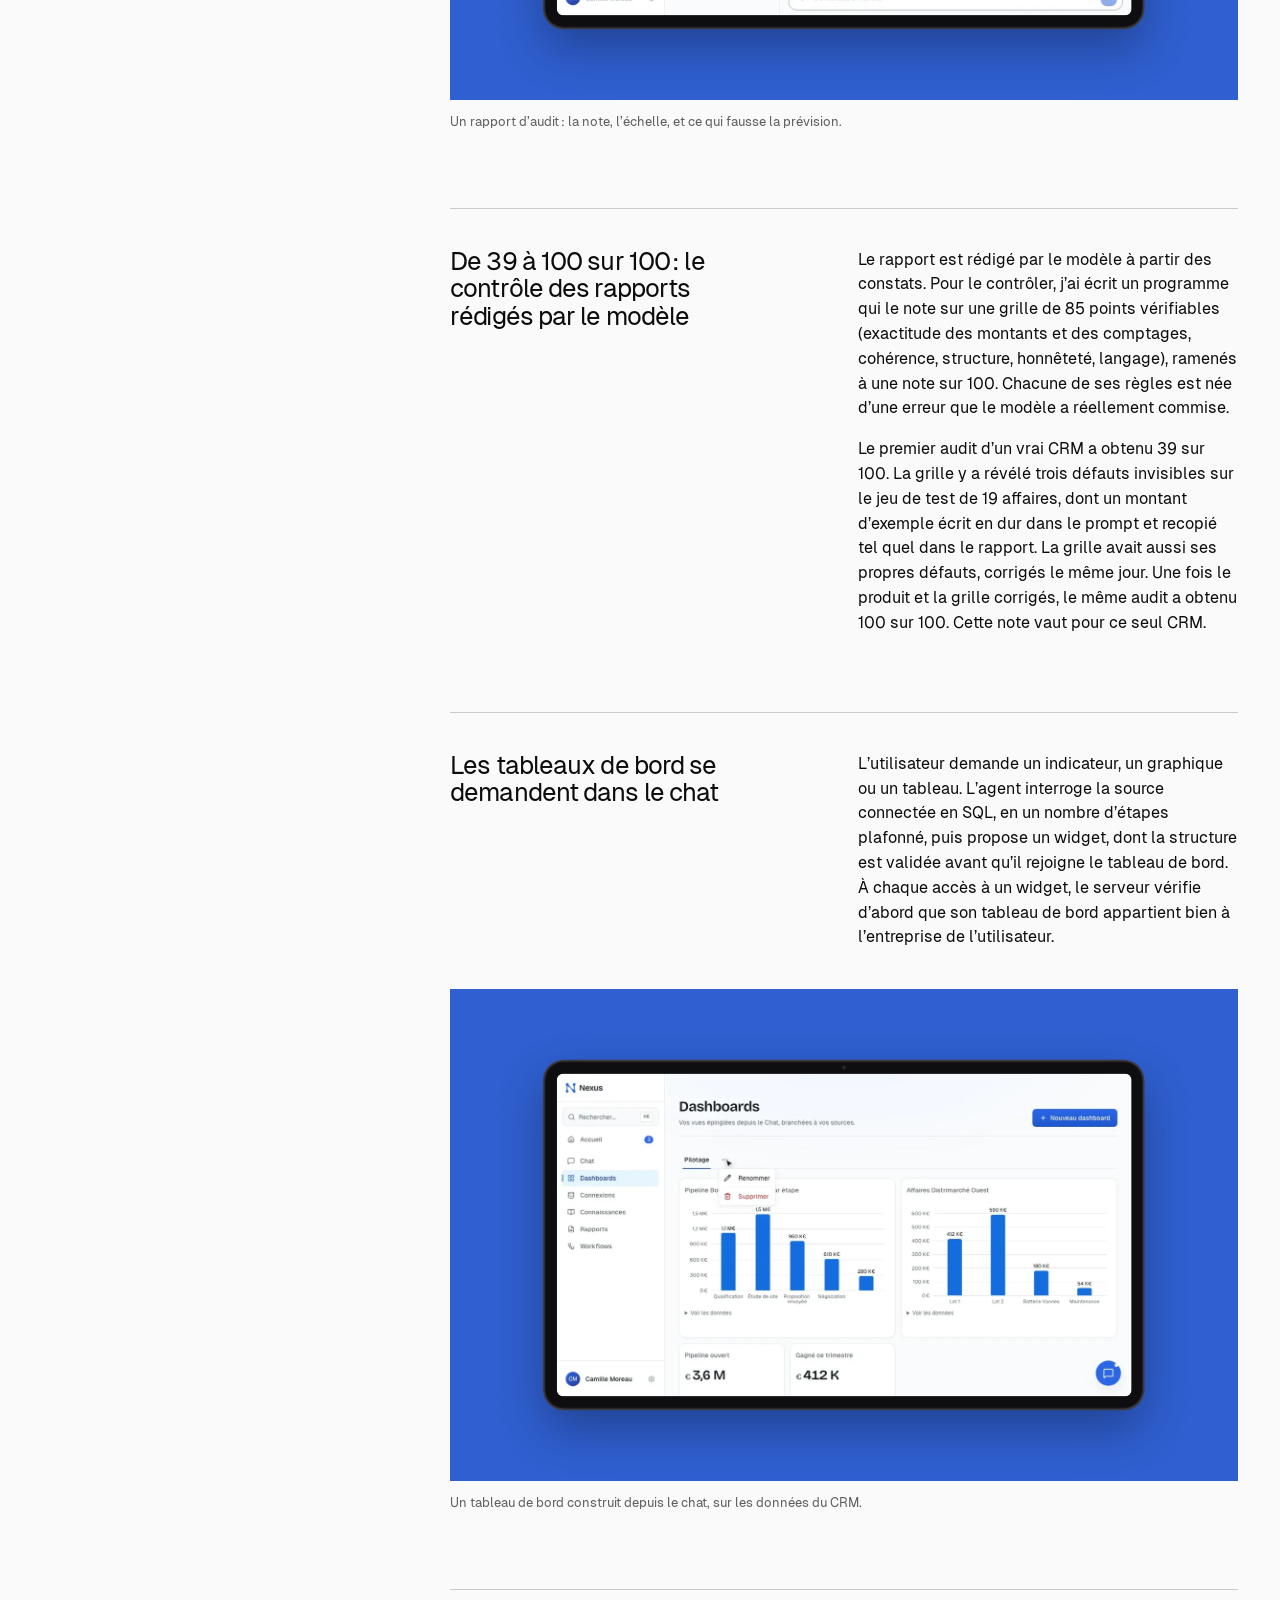
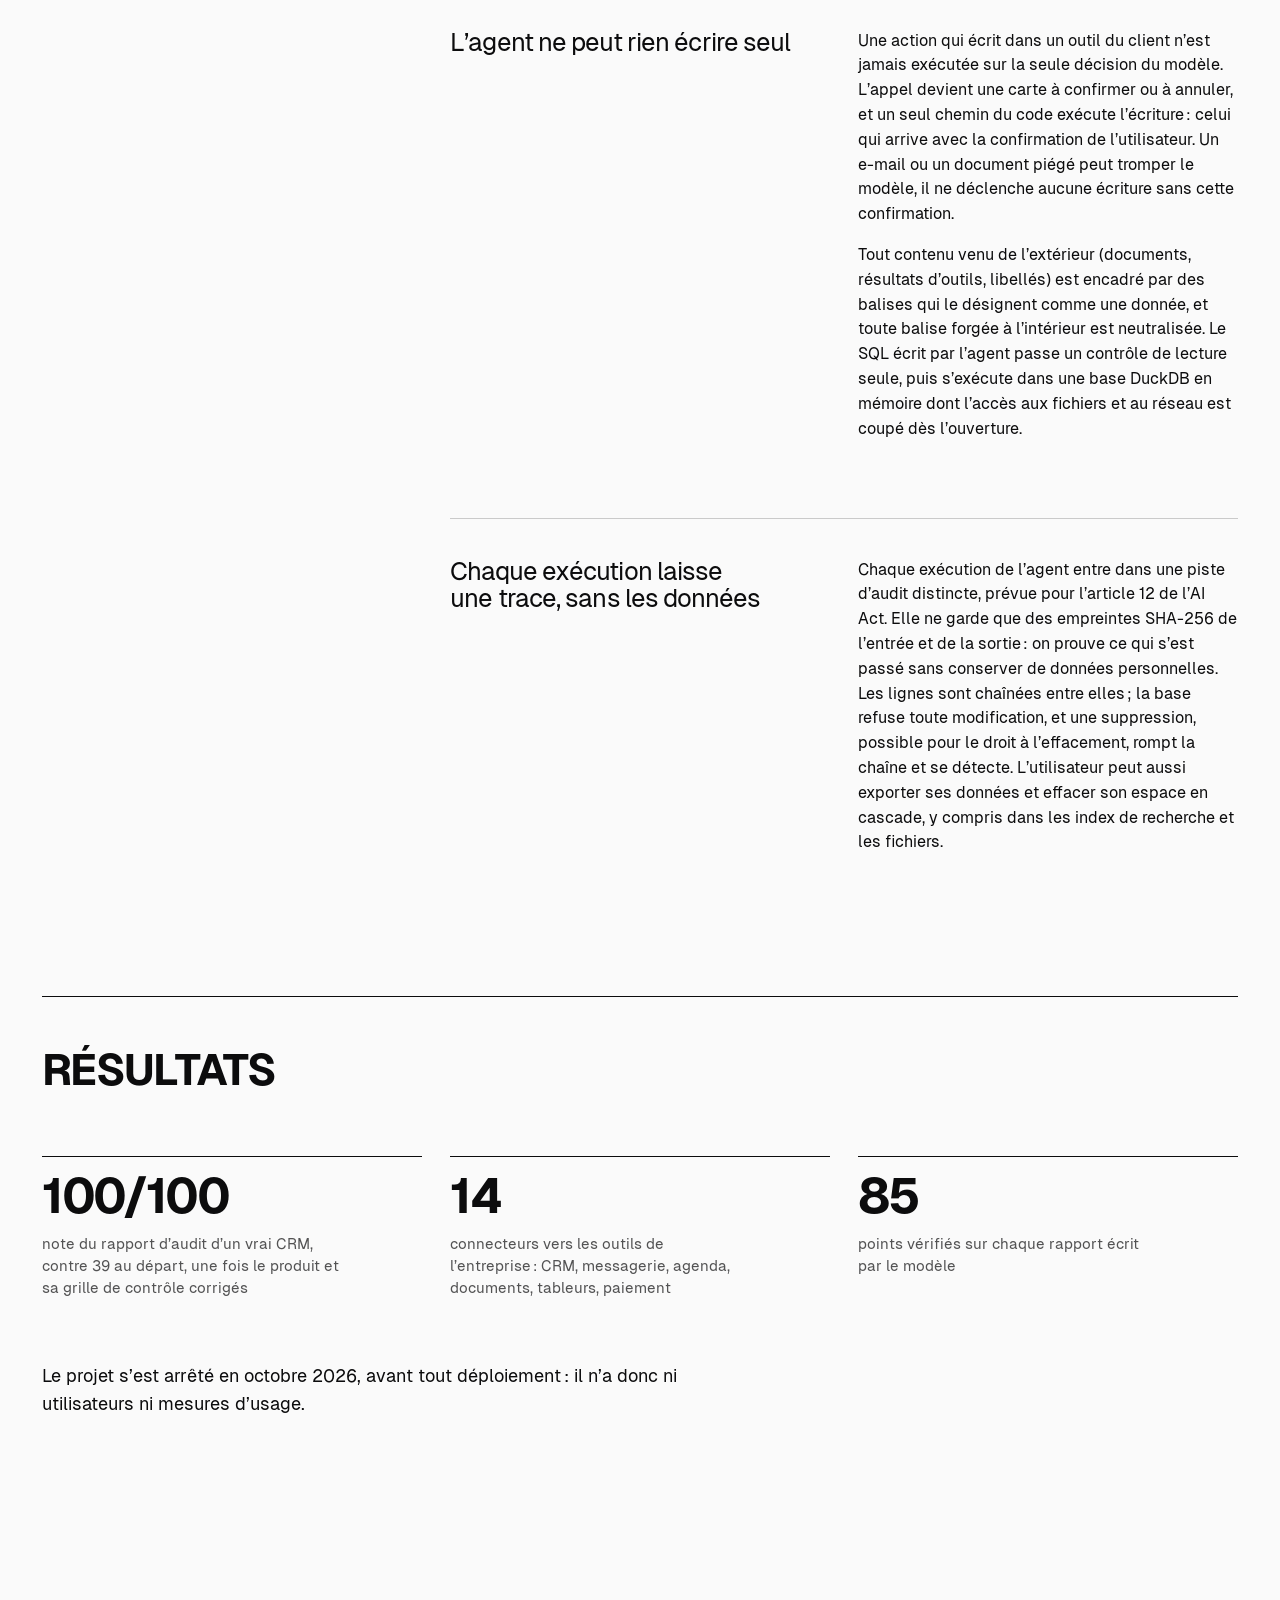
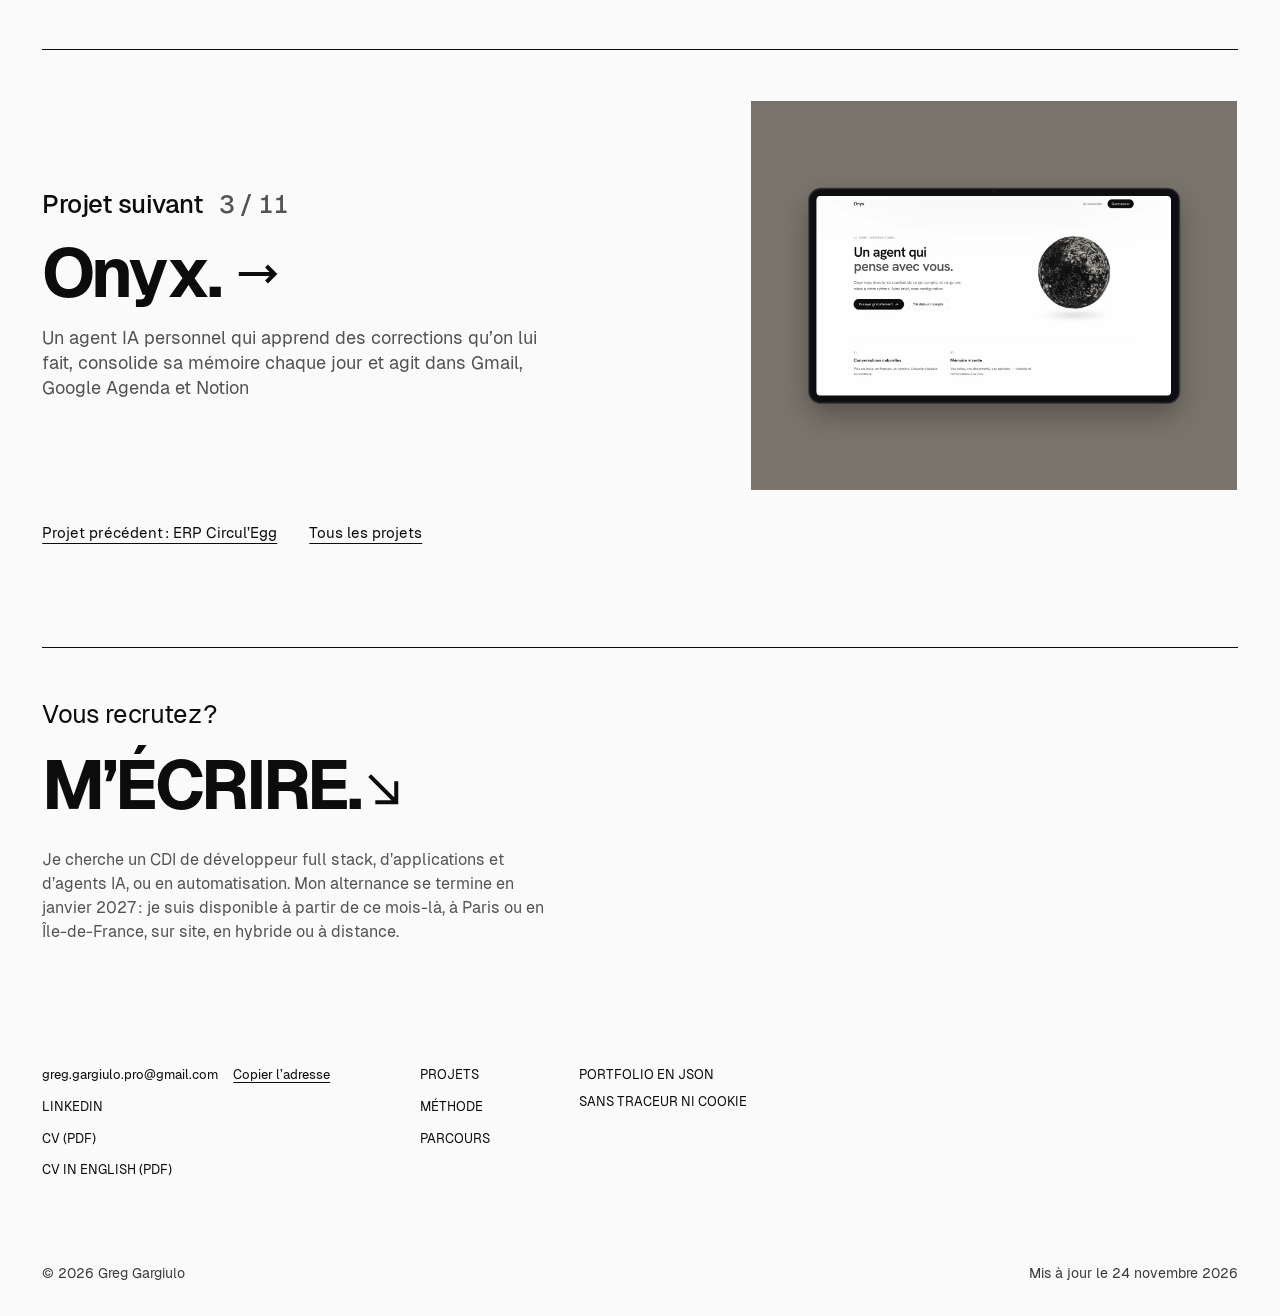
<file: projets/nexus/index.html>
<!doctype html>
<html lang="fr" class="no-js">
<head>
<meta charset="utf-8">
<meta name="viewport" content="width=device-width, initial-scale=1">
<title>Nexus, étude de cas | Greg Gargiulo</title>
<meta name="description" content="Un assistant IA pour les équipes commerciales de PME : il repère ce qui menace le chiffre d’affaires, en donne le montant et prépare la correction.">
<link rel="canonical" href="https://6gbigalt.github.io/projets/nexus/">
<meta property="og:type" content="website">
<meta property="og:title" content="Nexus, étude de cas | Greg Gargiulo">
<meta property="og:description" content="Un assistant IA pour les équipes commerciales de PME : il repère ce qui menace le chiffre d’affaires, en donne le montant et prépare la correction.">
<meta property="og:url" content="https://6gbigalt.github.io/projets/nexus/">
<meta property="og:image" content="https://6gbigalt.github.io/assets/og/nexus.jpg">
<meta property="og:locale" content="fr_FR">
<meta property="og:image:width" content="1200">
<meta property="og:image:height" content="630">
<meta property="og:image:alt" content="Nexus. Un assistant IA pour les équipes commerciales de PME : il repère ce qui menace le chiffre d’affaires, en donne le montant et prépare la correction">
<meta name="twitter:card" content="summary_large_image">
<meta name="theme-color" content="#fafafa">
<link rel="icon" href="../../assets/favicon-32.png" type="image/png" sizes="32x32">
<link rel="apple-touch-icon" href="../../assets/apple-touch-icon.png">
<link rel="preload" href="../../assets/fonts/geist-400.woff2" as="font" type="font/woff2" crossorigin>
<link rel="preload" href="../../assets/fonts/geist-500.woff2" as="font" type="font/woff2" crossorigin>
<link rel="preload" href="../../assets/fonts/geist-700.woff2" as="font" type="font/woff2" crossorigin>
<link rel="stylesheet" href="../../assets/css/site.css?v=06cb44fd5e">
<link rel="alternate" type="application/json" href="../../portfolio.json" title="Portfolio en JSON">
<script>try{new Function("a?.b??0");document.documentElement.classList.replace("no-js","js")}catch(e){}</script>
<script src="../../assets/js/site.js?v=6f01b619e6" defer></script>
<script type="speculationrules">{"prerender":[{"where":{"href_matches":"/projets/*"},"eagerness":"moderate"}]}</script>
<script type="application/ld+json">{"@context":"https://schema.org","@graph":[{"@type":"Person","@id":"https://6gbigalt.github.io/#greg","name":"Greg Gargiulo","jobTitle":"AI product builder & développeur full stack","email":"mailto:greg.gargiulo.pro@gmail.com","url":"https://6gbigalt.github.io/","sameAs":["https://www.linkedin.com/in/g-gargiulo/"],"knowsAbout":["Applications métier","Agents IA","Automatisation","React","TypeScript","Python","FastAPI","n8n","Flutter"]},{"@type":"BreadcrumbList","itemListElement":[{"@type":"ListItem","position":1,"name":"Accueil","item":"https://6gbigalt.github.io/"},{"@type":"ListItem","position":2,"name":"Nexus","item":"https://6gbigalt.github.io/projets/nexus/"}]}]}</script>
</head>
<body class="page-case">
<a class="skip" href="#contenu">Aller au contenu</a>
<header class="hdr">
  <a class="hdr-name" href="../../">Greg Gargiulo</a>
  <nav class="hdr-nav" aria-label="Navigation principale">
    <a href="../../#projets">Projets</a>
    <a href="../../#methode">Méthode</a>
    <a href="../../#parcours">Parcours</a>
    <a href="../../assets/Greg-Gargiulo-CV.pdf" download>CV</a>
  </nav>
  <div class="hdr-right">
    <a class="btn" href="mailto:greg.gargiulo.pro@gmail.com">M’écrire</a>
    <button type="button" class="toggle" aria-expanded="false" aria-controls="menu" aria-label="Ouvrir le menu"><span></span><span></span></button>
  </div>
</header>
<div class="menu" id="menu">
  <nav class="menu-nav" aria-label="Menu">
    <ul role="list">
      <li style="--i:0"><a href="../../#projets">Projets</a></li>
      <li style="--i:1"><a href="../../#methode">Méthode</a></li>
      <li style="--i:2"><a href="../../#parcours">Parcours</a></li>
      <li style="--i:3"><a href="../../#contact">Contact</a></li>
    </ul>
  </nav>
  <div class="menu-foot">
    <a href="mailto:greg.gargiulo.pro@gmail.com">greg.gargiulo.pro@gmail.com</a>
    <a href="https://www.linkedin.com/in/g-gargiulo/" rel="me">LinkedIn</a>
    <a href="../../assets/Greg-Gargiulo-CV.pdf" download>CV (PDF)</a>
  </div>
</div>
<main id="contenu">
<article class="case">
<header class="case-intro">
  <div class="wrap case-intro-inner">
    <a class="btn back" href="../../"><span class="back-arrow" aria-hidden="true"><svg viewBox="0 0 38 18" aria-hidden="true" focusable="false"><path d="M0.75 9h35.5M28.5 1l8 8-8 8" fill="none" stroke="currentColor" stroke-width="1.5"/></svg></span>Retour</a>
    <div class="case-titlerow">
      <h1 class="case-title">Nexus.</h1>
      <p class="case-year"><span class="visually-hidden">Année : </span>2026</p>
    </div>
    <p class="case-outcome">Un assistant IA pour les équipes commerciales de PME : il repère ce qui menace le chiffre d’affaires, en donne le montant et prépare la correction</p>
    
  </div>
</header>

<section class="showcase showcase--case" aria-label="Les écrans du projet">
  <div class="wrap">
    <div class="reel" data-motion="time">
      <div class="reel-frame" aria-hidden="true">
        <div class="reel-slide" data-outcome="L’accueil du dirigeant : ce que Nexus a repéré seul, classé par enjeu, avec une action pour chaque ligne.">
          <div class="stage stage--browser stage--reel" style="--tone:#2f5fd0;--on:#fafafa" aria-hidden="true"><div class="tablet"><div class="screen"><img src="../../assets/captures/nexus/accueil.webp" srcset="../../assets/captures/nexus/accueil.w480.webp 480w, ../../assets/captures/nexus/accueil.w1200.webp 1200w, ../../assets/captures/nexus/accueil.webp 2400w" sizes="(min-width: 900px) 92vw, 100vw" alt="" width="2400" height="1350" loading="eager" decoding="async"><div class="live live--video" data-src="../../assets/captures/nexus/accueil-clip.mp4" style="--loop:14.3s"></div></div></div></div>
        </div>
        <div class="reel-slide" data-outcome="Une affaire en fin de contrat : la relance est rédigée, modifiable, et ne part qu’après relecture.">
          <div class="stage stage--browser stage--reel" style="--tone:#2f5fd0;--on:#fafafa" aria-hidden="true"><div class="tablet"><div class="screen"><img src="../../assets/captures/nexus/relance.webp" srcset="../../assets/captures/nexus/relance.w480.webp 480w, ../../assets/captures/nexus/relance.w1200.webp 1200w, ../../assets/captures/nexus/relance.webp 2400w" sizes="(min-width: 900px) 92vw, 100vw" alt="" width="2400" height="1350" loading="eager" decoding="async"><div class="live live--video" data-src="../../assets/captures/nexus/relance-clip.mp4" style="--loop:5.3s"></div></div></div></div>
        </div>
        <div class="reel-slide" data-outcome="« Chaque vendredi à 16 h » : la demande est reformulée en six étapes avant d’être créée.">
          <div class="stage stage--browser stage--reel" style="--tone:#2f5fd0;--on:#fafafa" aria-hidden="true"><div class="tablet"><div class="screen"><img src="../../assets/captures/nexus/automatisation.webp" srcset="../../assets/captures/nexus/automatisation.w480.webp 480w, ../../assets/captures/nexus/automatisation.w1200.webp 1200w, ../../assets/captures/nexus/automatisation.webp 2400w" sizes="(min-width: 900px) 92vw, 100vw" alt="" width="2400" height="1350" loading="lazy" decoding="async"><div class="live live--video" data-src="../../assets/captures/nexus/automatisation-clip.mp4" style="--loop:6.7s"></div></div></div></div>
        </div>
        <div class="reel-slide" data-outcome="Un rapport d’audit : la note, l’échelle, et ce qui fausse la prévision.">
          <div class="stage stage--browser stage--reel" style="--tone:#2f5fd0;--on:#fafafa" aria-hidden="true"><div class="tablet"><div class="screen"><img src="../../assets/captures/nexus/audit.webp" srcset="../../assets/captures/nexus/audit.w480.webp 480w, ../../assets/captures/nexus/audit.w1200.webp 1200w, ../../assets/captures/nexus/audit.webp 2400w" sizes="(min-width: 900px) 92vw, 100vw" alt="" width="2400" height="1350" loading="lazy" decoding="async"><div class="live live--video" data-src="../../assets/captures/nexus/audit-clip.mp4" style="--loop:4s"></div></div></div></div>
        </div>
        <div class="reel-slide" data-outcome="Un tableau de bord construit depuis le chat, sur les données du CRM.">
          <div class="stage stage--browser stage--reel" style="--tone:#2f5fd0;--on:#fafafa" aria-hidden="true"><div class="tablet"><div class="screen"><img src="../../assets/captures/nexus/dashboards.webp" srcset="../../assets/captures/nexus/dashboards.w480.webp 480w, ../../assets/captures/nexus/dashboards.w1200.webp 1200w, ../../assets/captures/nexus/dashboards.webp 2400w" sizes="(min-width: 900px) 92vw, 100vw" alt="" width="2400" height="1350" loading="lazy" decoding="async"><div class="live live--video" data-src="../../assets/captures/nexus/dashboards-clip.mp4" style="--loop:6.7s"></div></div></div></div>
        </div>
      </div>
      <div class="reel-bar">
        <p class="reel-caption">L’accueil du dirigeant : ce que Nexus a repéré seul, classé par enjeu, avec une action pour chaque ligne.</p>
        <p class="reel-status visually-hidden" role="status"></p>
        <div class="reel-ctrl">
          <button type="button" class="arrow reel-pause" aria-label="Mettre les animations en pause"><svg class="i-pause" viewBox="0 0 16 16" aria-hidden="true" focusable="false"><path d="M5.5 3v10M10.5 3v10" fill="none" stroke="currentColor" stroke-width="1.5"/></svg><svg class="i-play" viewBox="0 0 16 16" aria-hidden="true" focusable="false"><path d="M5 3.2l8 4.8-8 4.8z" fill="none" stroke="currentColor" stroke-width="1.5" stroke-linejoin="round"/></svg></button>
          <span class="reel-count" aria-hidden="true">1 / 5</span>
          <div class="arrows reel-arrows">
            <button type="button" class="arrow arrow--prev" data-dir="-1" aria-label="Écran précédent"><svg viewBox="0 0 38 18" aria-hidden="true" focusable="false"><path d="M0.75 9h35.5M28.5 1l8 8-8 8" fill="none" stroke="currentColor" stroke-width="1.5"/></svg></button>
            <button type="button" class="arrow" data-dir="1" aria-label="Écran suivant"><svg viewBox="0 0 38 18" aria-hidden="true" focusable="false"><path d="M0.75 9h35.5M28.5 1l8 8-8 8" fill="none" stroke="currentColor" stroke-width="1.5"/></svg></button>
          </div>
        </div>
      </div>
    </div>
  </div>
</section>

<nav class="toc" aria-label="Sommaire de l’étude">
  <div class="wrap">
    <ul class="toc-list" role="list"><li><a href="#fiche">Fiche</a></li><li><a href="#livrables">Livrables</a></li><li><a href="#architecture">Architecture</a></li><li><a href="#stack">Stack technique</a></li><li><a href="#decisions">Décisions</a></li><li><a href="#resultats">Résultats</a></li></ul>
  </div>
</nav>

<section class="overview" id="fiche" aria-label="Présentation du projet">
  <div class="wrap overview-grid">
    <div class="overview-side">
      <h2 class="label">Fiche</h2>
      <dl class="facts">
          <div><dt>Rôle</dt><dd>Cofondateur technique, développement avec des agents de code</dd></div>
          <div><dt>Équipe</dt><dd>À deux, chacun responsable de ses chantiers</dd></div>
          <div><dt>Période</dt><dd>Mai à octobre 2026</dd></div>
          <div><dt>Statut</dt><dd>Side project à l’arrêt : jamais déployé, aucune société créée</dd></div>
          <div><dt>Code</dt><dd>Privé, démonstration en entretien</dd></div>
          <div><dt>Captures</dt><dd>Client de démonstration fictif. Rapport et tableau de bord : captures fournies par l’équipe, données anonymisées.</dd></div>
      </dl>
    </div>
    <div class="overview-main">
      <h2 class="label">En bref</h2>
      <p class="overview-lead">Nexus est un side project mené à deux, né d’un projet étudiant et devenu un produit SaaS plus poussé : un assistant IA pour les équipes commerciales de PME. Branché sur l’ensemble des outils de l’entreprise, il signale de lui-même ce qui demande une action, monte des automatisations sur demande et répond sur les documents en citant le passage exact. Cofondateur technique, j’ai travaillé sur tout le produit, du serveur à l’interface, avec des agents de code : l’agent et ses garde-fous, la détection des alertes, les automatisations, l’audit du CRM et le socle (paiement, quotas, sécurité). Aucune société n’a été créée, et le projet est à l’arrêt depuis octobre 2026.</p>
      <h2 class="label">Point de départ</h2>
      <p class="overview-text">Dans une PME, les données commerciales sont réparties entre le CRM, la messagerie, l’agenda et la facturation. Une affaire qui dort passe inaperçue, une facture impayée attend, et personne n’a le temps d’écrire les automatisations qui éviteraient ces oublis. Un assistant généraliste ne règle pas le problème : un seul chiffre inventé fait perdre la confiance d’un dirigeant, et beaucoup de PME refusent que leurs données sortent d’Europe.</p>
      <h3 class="label">Contraintes</h3>
      <ul class="constraints" role="list"><li>Aucun chiffre inventé par le modèle : chaque montant vient des données.</li><li>Le code détecte, classe et plafonne ; le modèle de langage ne fait qu’expliquer.</li><li>Pas d’apprentissage automatique dans la notation avant d’avoir 500 à 1 000 décisions réelles pour la calibrer.</li><li>Uniquement des modèles européens (Mistral).</li><li>Rien n’est écrit dans les outils du client sans sa confirmation : le code l’impose, quoi que demande le modèle.</li><li>Chaque exécution de l’agent laisse une trace vérifiable, sans conserver de données personnelles.</li></ul>
    </div>
  </div>
</section>

<section class="tech" aria-label="Livrables, architecture et stack technique">
  <div class="wrap">
    <div class="spec" id="livrables">
      <h2 class="spec-title">Livrables</h2>
      <ul class="spec-list" role="list"><li>La détection proactive : une tâche de fond qui analyse les données connectées et prépare une action pour chaque signal.</li><li>La notation des alertes et l’étage qui décide de ce qui est montré, et de ce qui ne l’est pas.</li><li>Le moteur d’automatisation : planification, déclenchement par un appel externe signé (webhook), reprise après interruption et historique de chaque lancement.</li><li>La création d’automatisations en langage naturel, depuis le chat.</li><li>Le suivi des automatisations elles-mêmes : celle qui échoue ou ne se lance plus devient une alerte.</li><li>L’audit du CRM, ses rapports PDF, et la grille de contrôle qui note ces rapports.</li><li>Les tableaux de bord et leurs widgets : indicateurs, graphiques et tableaux.</li><li>Les garde-fous de l’agent : confirmation des écritures imposée par le programme, encadrement des contenus externes contre l’injection de prompt, isolation du SQL dans DuckDB.</li><li>La piste d’audit de l’IA, en empreintes chaînées, et les droits RGPD en libre-service : export des données et effacement en cascade.</li><li>L’interface React : accueil, chat, relances par e-mail avec signature et pièces jointes, rapports et graphiques, accessibilité auditée selon le RGAA et contrôlée à chaque demande de fusion.</li><li>Le socle du produit : paiement Stripe, quotas d’usage, rotation des clés de chiffrement sans coupure, exercice de restauration des sauvegardes.</li></ul>
    </div>
    <div class="spec" id="architecture">
      <h2 class="spec-title">Architecture</h2>
      <div class="spec-text"><p>Le front, en React avec TanStack Start, reste un simple client qui reçoit les réponses au fil de l’eau. Le backend Python (FastAPI) gère l’authentification, les connexions aux outils et des agents LangGraph appuyés sur Mistral, qui choisissent quels outils interroger. Les données des outils s’interrogent en SQL dans DuckDB, les règles tournent dans le code, et le modèle met leurs résultats en mots.</p><p>Les comptes et les données des clients sont dans Supabase ; ChromaDB sert à la recherche sémantique. Neo4j et Graphiti sont en place pour une mémoire datée, qui saurait ce qui était vrai et quand ; ce graphe reste désactivé par défaut. Les quatorze connecteurs passent par un même registre, où chacun déclare son identité, ses capacités et son mode d’authentification. Chaque appel au modèle est tracé dans Langfuse.</p><p>Mes chantiers vivent dans ce backend, en environ 9 000 lignes de Python : le module de détection (règles, notation, délivrance, audit), le moteur d’automatisation (planificateur, webhooks, exécuteur) et le nœud LangGraph qui cadre une automatisation en conversation. S’y ajoutent les garde-fous de l’agent et la piste d’audit. Côté interface, 168 des 186 commits du front sont à mon nom.</p></div>
    </div>
    <div class="spec" id="stack">
      <h2 class="spec-title">Stack technique</h2>
      <dl class="stack-table">
          <div><dt>Langages</dt><dd><ul class="tags" role="list"><li>Python</li><li>TypeScript</li></ul></dd></div>
          <div><dt>Interface</dt><dd><ul class="tags" role="list"><li>React</li><li>TanStack Start</li><li>TanStack Query</li><li>Tailwind CSS</li><li>Radix UI</li><li>ECharts</li></ul></dd></div>
          <div><dt>Serveur</dt><dd><ul class="tags" role="list"><li>FastAPI</li><li>LangGraph</li><li>LangChain</li></ul></dd></div>
          <div><dt>Bases de données</dt><dd><ul class="tags" role="list"><li>Supabase (PostgreSQL)</li><li>ChromaDB</li><li>Neo4j</li><li>Graphiti</li><li>DuckDB</li></ul></dd></div>
          <div><dt>IA</dt><dd><ul class="tags" role="list"><li>Mistral</li><li>Langfuse</li></ul></dd></div>
          <div><dt>Connecteurs</dt><dd><ul class="tags" role="list"><li>Pipedrive</li><li>Gmail</li><li>Google Agenda</li><li>Google Drive</li><li>Google Docs</li><li>Google Sheets</li><li>Notion</li><li>Slack</li><li>Airtable</li><li>Stripe</li><li>PostgreSQL</li><li>Supabase</li><li>CSV</li><li>API générique</li></ul></dd></div>
          <div><dt>Infrastructure</dt><dd><ul class="tags" role="list"><li>Docker</li><li>Sentry</li></ul></dd></div>
          <div><dt>Tests</dt><dd><ul class="tags" role="list"><li>pytest</li><li>Playwright</li><li>axe (RGAA)</li></ul></dd></div>
          <div><dt>Qualité</dt><dd><ul class="tags" role="list"><li>mypy (strict)</li><li>ruff</li><li>pip-audit</li></ul></dd></div>
      </dl>
    </div>
  </div>
</section>

<section class="steps-section steps-section--case" id="decisions" aria-labelledby="decisions-titre">
  <div class="wrap">
    <div class="steps-grid">
      <div class="steps-side">
        <h2 id="decisions-titre" class="h-section">Décisions</h2>
      </div>
      <ol class="steps" role="list">
          <li class="step">
            <h3 class="step-title">Nexus prépare la journée du dirigeant</h3>
            <div class="step-body"><p>Une tâche de fond parcourt les outils connectés des entreprises qui l’ont activée, sous un plafond d’analyses par jour. Six règles y guettent ce qui touche au chiffre d’affaires : une affaire sans mise à jour depuis 21 jours, une date de clôture dépassée, une échéance à moins de 14 jours sans action prévue, un paiement échoué, un abonnement impayé, une facture ouverte.</p><p>Les règles ne citent que des identifiants et des libellés tronqués, jamais de données personnelles. Un montant n’est retenu que s’il est en euros : aucun taux de change n’est inventé.</p></div>
            
          </li>
          <li class="step">
            <h3 class="step-title">Le programme calcule le score, puis filtre le bruit</h3>
            <div class="step-body"><p>Chaque alerte reçoit un score qui pondère l’urgence (60 %) et la valeur (40 %), plafonnée à 50 000 € : au-delà, c’est l’urgence qui départage. Ce calcul est fait par le programme ; le modèle de langage explique, il ne note pas. Les signaux liés au chiffre d’affaires occupent une bande de score à part, toujours au-dessus des constats d’hygiène du CRM : une affaire passe avant un champ mal rempli.</p><p>Un dernier étage décide de ce qui est montré : trois alertes par jour au plus pour chaque entreprise ; une alerte écartée par l’utilisateur ne revient jamais d’elle-même ; une alerte retirée parce que la situation avait disparu attend 24 heures avant de revenir, pour ne pas clignoter. Le programme garde la raison de chaque alerte écartée, pour qu’on puisse mesurer ce que ce filtre écarte.</p></div>
            
          </li>
          <li class="step">
            <h3 class="step-title">Une alerte devient une relance prête à envoyer</h3>
            <div class="step-body"><p>Nexus rédige l’e-mail de relance, avec signature et pièces jointes. L’utilisateur le relit, le modifie s’il le souhaite, et l’envoie lui-même.</p></div>
            <div class="step-media"><figure class="shot shot--browser" data-motion="time">
          <div class="stage stage--browser" style="--tone:#2f5fd0;--on:#fafafa"><div class="tablet"><div class="screen"><img src="../../assets/captures/nexus/relance.webp" srcset="../../assets/captures/nexus/relance.w480.webp 480w, ../../assets/captures/nexus/relance.w1200.webp 1200w, ../../assets/captures/nexus/relance.webp 2400w" sizes="(min-width: 900px) 62vw, 92vw" alt="" width="2400" height="1350" loading="lazy" decoding="async"><div class="live live--video" data-src="../../assets/captures/nexus/relance-clip.mp4" style="--loop:5.3s"></div></div></div></div>
          <figcaption>Une affaire en fin de contrat : la relance est rédigée, modifiable, et ne part qu’après relecture.</figcaption>
        </figure></div>
          </li>
          <li class="step">
            <h3 class="step-title">Une automatisation se demande en une phrase</h3>
            <div class="step-body"><p>L’utilisateur décrit ce qu’il veut dans le chat. À chaque tour, un modèle à sortie structurée choisit entre quatre actions : poser une question avec des réponses à cliquer, présenter le brouillon complet, créer l’automatisation, ou abandonner.</p><p>Le modèle ne voit que les connexions réelles et les outils disponibles de l’entreprise : il ne peut donc pas proposer une source qui n’est pas branchée.</p></div>
            <div class="step-media"><figure class="shot shot--browser" data-motion="time">
          <div class="stage stage--browser" style="--tone:#2f5fd0;--on:#fafafa"><div class="tablet"><div class="screen"><img src="../../assets/captures/nexus/automatisation.webp" srcset="../../assets/captures/nexus/automatisation.w480.webp 480w, ../../assets/captures/nexus/automatisation.w1200.webp 1200w, ../../assets/captures/nexus/automatisation.webp 2400w" sizes="(min-width: 900px) 62vw, 92vw" alt="" width="2400" height="1350" loading="lazy" decoding="async"><div class="live live--video" data-src="../../assets/captures/nexus/automatisation-clip.mp4" style="--loop:6.7s"></div></div></div></div>
          <figcaption>« Chaque vendredi à 16 h » : la demande est reformulée en six étapes avant d’être créée.</figcaption>
        </figure></div>
          </li>
          <li class="step">
            <h3 class="step-title">Nous avons remplacé Activepieces par un moteur maison</h3>
            <div class="step-body"><p>Nexus exécutait d’abord ses automatisations dans Activepieces, un outil d’automatisation tiers, caché derrière l’agent. Le 18 juin 2026, nous l’avons remplacé par un moteur Python natif, repris d’Onyx, mon agent IA personnel : plus de connexions à synchroniser entre deux systèmes, et un service de moins à exploiter.</p><p>Une étape d’approbation humaine met l’exécution en pause ; à la reprise, les étapes déjà faites sont sautées, et aucune action n’est exécutée deux fois. Le planificateur tourne dans le backend et réserve chaque exécution, pour qu’elle ne parte jamais en double. Les appels externes qui lancent une automatisation (webhooks) sont signés (HMAC-SHA256) et refusés si leur horodatage s’écarte de plus de cinq minutes, ce qui empêche de rejouer un ancien appel ; tout refus reçoit la même réponse, qui ne révèle pas si l’automatisation existe. Une automatisation qui échoue trois fois de suite, ou dont le lancement prévu a plus d’une heure de retard, devient une alerte.</p></div>
            
          </li>
          <li class="step">
            <h3 class="step-title">L’audit du CRM est noté par des règles</h3>
            <div class="step-body"><p>Vingt-deux règles écrites dans le programme examinent le CRM : complétude, doublons (repérés par e-mail, téléphone, ou nom et organisation), hygiène, cohérence des dates, conventions de saisie. Un constat n’est retenu qu’à partir de trois occurrences : un ou deux oublis ne font pas une habitude. La note vient de ces règles, et chaque rapport PDF est figé à sa date.</p></div>
            <div class="step-media"><figure class="shot shot--browser" data-motion="time">
          <div class="stage stage--browser" style="--tone:#2f5fd0;--on:#fafafa"><div class="tablet"><div class="screen"><img src="../../assets/captures/nexus/audit.webp" srcset="../../assets/captures/nexus/audit.w480.webp 480w, ../../assets/captures/nexus/audit.w1200.webp 1200w, ../../assets/captures/nexus/audit.webp 2400w" sizes="(min-width: 900px) 62vw, 92vw" alt="" width="2400" height="1350" loading="lazy" decoding="async"><div class="live live--video" data-src="../../assets/captures/nexus/audit-clip.mp4" style="--loop:4s"></div></div></div></div>
          <figcaption>Un rapport d’audit : la note, l’échelle, et ce qui fausse la prévision.</figcaption>
        </figure></div>
          </li>
          <li class="step">
            <h3 class="step-title">De 39 à 100 sur 100 : le contrôle des rapports rédigés par le modèle</h3>
            <div class="step-body"><p>Le rapport est rédigé par le modèle à partir des constats. Pour le contrôler, j’ai écrit un programme qui le note sur une grille de 85 points vérifiables (exactitude des montants et des comptages, cohérence, structure, honnêteté, langage), ramenés à une note sur 100. Chacune de ses règles est née d’une erreur que le modèle a réellement commise.</p><p>Le premier audit d’un vrai CRM a obtenu 39 sur 100. La grille y a révélé trois défauts invisibles sur le jeu de test de 19 affaires, dont un montant d’exemple écrit en dur dans le prompt et recopié tel quel dans le rapport. La grille avait aussi ses propres défauts, corrigés le même jour. Une fois le produit et la grille corrigés, le même audit a obtenu 100 sur 100. Cette note vaut pour ce seul CRM.</p></div>
            
          </li>
          <li class="step">
            <h3 class="step-title">Les tableaux de bord se demandent dans le chat</h3>
            <div class="step-body"><p>L’utilisateur demande un indicateur, un graphique ou un tableau. L’agent interroge la source connectée en SQL, en un nombre d’étapes plafonné, puis propose un widget, dont la structure est validée avant qu’il rejoigne le tableau de bord. À chaque accès à un widget, le serveur vérifie d’abord que son tableau de bord appartient bien à l’entreprise de l’utilisateur.</p></div>
            <div class="step-media"><figure class="shot shot--browser" data-motion="time">
          <div class="stage stage--browser" style="--tone:#2f5fd0;--on:#fafafa"><div class="tablet"><div class="screen"><img src="../../assets/captures/nexus/dashboards.webp" srcset="../../assets/captures/nexus/dashboards.w480.webp 480w, ../../assets/captures/nexus/dashboards.w1200.webp 1200w, ../../assets/captures/nexus/dashboards.webp 2400w" sizes="(min-width: 900px) 62vw, 92vw" alt="" width="2400" height="1350" loading="lazy" decoding="async"><div class="live live--video" data-src="../../assets/captures/nexus/dashboards-clip.mp4" style="--loop:6.7s"></div></div></div></div>
          <figcaption>Un tableau de bord construit depuis le chat, sur les données du CRM.</figcaption>
        </figure></div>
          </li>
          <li class="step">
            <h3 class="step-title">L’agent ne peut rien écrire seul</h3>
            <div class="step-body"><p>Une action qui écrit dans un outil du client n’est jamais exécutée sur la seule décision du modèle. L’appel devient une carte à confirmer ou à annuler, et un seul chemin du code exécute l’écriture : celui qui arrive avec la confirmation de l’utilisateur. Un e-mail ou un document piégé peut tromper le modèle, il ne déclenche aucune écriture sans cette confirmation.</p><p>Tout contenu venu de l’extérieur (documents, résultats d’outils, libellés) est encadré par des balises qui le désignent comme une donnée, et toute balise forgée à l’intérieur est neutralisée. Le SQL écrit par l’agent passe un contrôle de lecture seule, puis s’exécute dans une base DuckDB en mémoire dont l’accès aux fichiers et au réseau est coupé dès l’ouverture.</p></div>
            
          </li>
          <li class="step">
            <h3 class="step-title">Chaque exécution laisse une trace, sans les données</h3>
            <div class="step-body"><p>Chaque exécution de l’agent entre dans une piste d’audit distincte, prévue pour l’article 12 de l’AI Act. Elle ne garde que des empreintes SHA⁠-⁠256 de l’entrée et de la sortie : on prouve ce qui s’est passé sans conserver de données personnelles. Les lignes sont chaînées entre elles ; la base refuse toute modification, et une suppression, possible pour le droit à l’effacement, rompt la chaîne et se détecte. L’utilisateur peut aussi exporter ses données et effacer son espace en cascade, y compris dans les index de recherche et les fichiers.</p></div>
            
          </li>
      </ol>
    </div>
  </div>
</section>

<section class="results" id="resultats" aria-labelledby="resultats-titre">
  <div class="wrap">
    <h2 id="resultats-titre" class="h-section">Résultats</h2>
    <dl class="figures figures--3"><div><dt>100/100</dt><dd>note du rapport d’audit d’un vrai CRM, contre 39 au départ, une fois le produit et sa grille de contrôle corrigés</dd></div><div><dt>14</dt><dd>connecteurs vers les outils de l’entreprise : CRM, messagerie, agenda, documents, tableurs, paiement</dd></div><div><dt>85</dt><dd>points vérifiés sur chaque rapport écrit par le modèle</dd></div></dl>
    <p class="results-text">Le projet s’est arrêté en octobre 2026, avant tout déploiement : il n’a donc ni utilisateurs ni mesures d’usage.</p>
  </div>
</section>

<nav class="next" aria-label="Projets suivant et précédent">
  <div class="wrap">
    <a class="next-link" href="../../projets/onyx/">
      <span class="next-text">
        <span class="next-label">Projet suivant <span class="next-count">3 / 11</span></span>
        <span class="next-name">Onyx.<span class="next-arrow"><svg viewBox="0 0 38 18" aria-hidden="true" focusable="false"><path d="M0.75 9h35.5M28.5 1l8 8-8 8" fill="none" stroke="currentColor" stroke-width="1.5"/></svg></span></span>
        <span class="next-outcome">Un agent IA personnel qui apprend des corrections qu’on lui fait, consolide sa mémoire chaque jour et agit dans Gmail, Google Agenda et Notion</span>
      </span>
      <div class="next-shot" data-motion="time"><div class="stage stage--browser stage--slide" style="--tone:#7a756c;--on:#0c0c0d" aria-hidden="true"><div class="tablet"><div class="screen"><img src="../../assets/captures/onyx/welcome.webp" srcset="../../assets/captures/onyx/welcome.w480.webp 480w, ../../assets/captures/onyx/welcome.w1200.webp 1200w, ../../assets/captures/onyx/welcome.webp 1920w" sizes="(min-width: 900px) 44vw, 82vw" alt="" width="1920" height="1080" loading="lazy" decoding="async"><div class="live live--video" data-src="../../assets/captures/onyx/accueil-memoire-clip.mp4" style="--loop:7.2s"></div></div></div></div></div>
    </a>
    <div class="next-more">
      <a class="ulink" href="../../projets/erp-circulegg/">Projet précédent : ERP Circul’Egg</a>
      <a class="ulink" href="../../#projets">Tous les projets</a>
    </div>
  </div>
</nav>
</article>
</main>
<footer class="foot" id="contact">
  <div class="wrap">
    <p class="foot-kicker">Vous recrutez ?</p>
    <a class="foot-big" href="mailto:greg.gargiulo.pro@gmail.com" data-reveal><span class="w"><span style="--i:0">M’écrire.<span class="foot-arrow"><svg viewBox="0 0 24 24" aria-hidden="true" focusable="false"><path d="M3.5 3.5l16.5 16.5M20 7v13H7" fill="none" stroke="currentColor" stroke-width="1.6"/></svg></span></span></span></a>
    <p class="foot-text">Je cherche un CDI de développeur full stack, d’applications et d’agents IA, ou en automatisation. Mon alternance se termine en janvier 2027 : je suis disponible à partir de ce mois-là, à Paris ou en Île-⁠de-⁠France, sur site, en hybride ou à distance.</p>
    <div class="foot-cols">
      <ul role="list">
        <li><a href="mailto:greg.gargiulo.pro@gmail.com">greg.gargiulo.pro@gmail.com</a> <button type="button" class="foot-copy" data-copy="greg.gargiulo.pro@gmail.com" aria-live="polite">Copier l’adresse</button></li>
        <li><a href="https://www.linkedin.com/in/g-gargiulo/" rel="me">LinkedIn</a></li>
        <li><a href="../../assets/Greg-Gargiulo-CV.pdf" download>CV (PDF)</a></li>
        <li><a href="../../assets/Greg-Gargiulo-CV-EN.pdf" download hreflang="en" lang="en">CV in English (PDF)</a></li>
        
      </ul>
      <ul role="list">
        <li><a href="../../#projets">Projets</a></li>
        <li><a href="../../#methode">Méthode</a></li>
        <li><a href="../../#parcours">Parcours</a></li>
      </ul>
      <ul role="list">
        <li><a href="../../portfolio.json">Portfolio en JSON</a></li>
        <li>Sans traceur ni cookie</li>
      </ul>
    </div>
    <div class="foot-legal">
      <span>© 2026 Greg Gargiulo</span>
      <span>Mis à jour le 24 novembre 2026</span>
    </div>
  </div>
</footer>
</body>
</html>
</file>
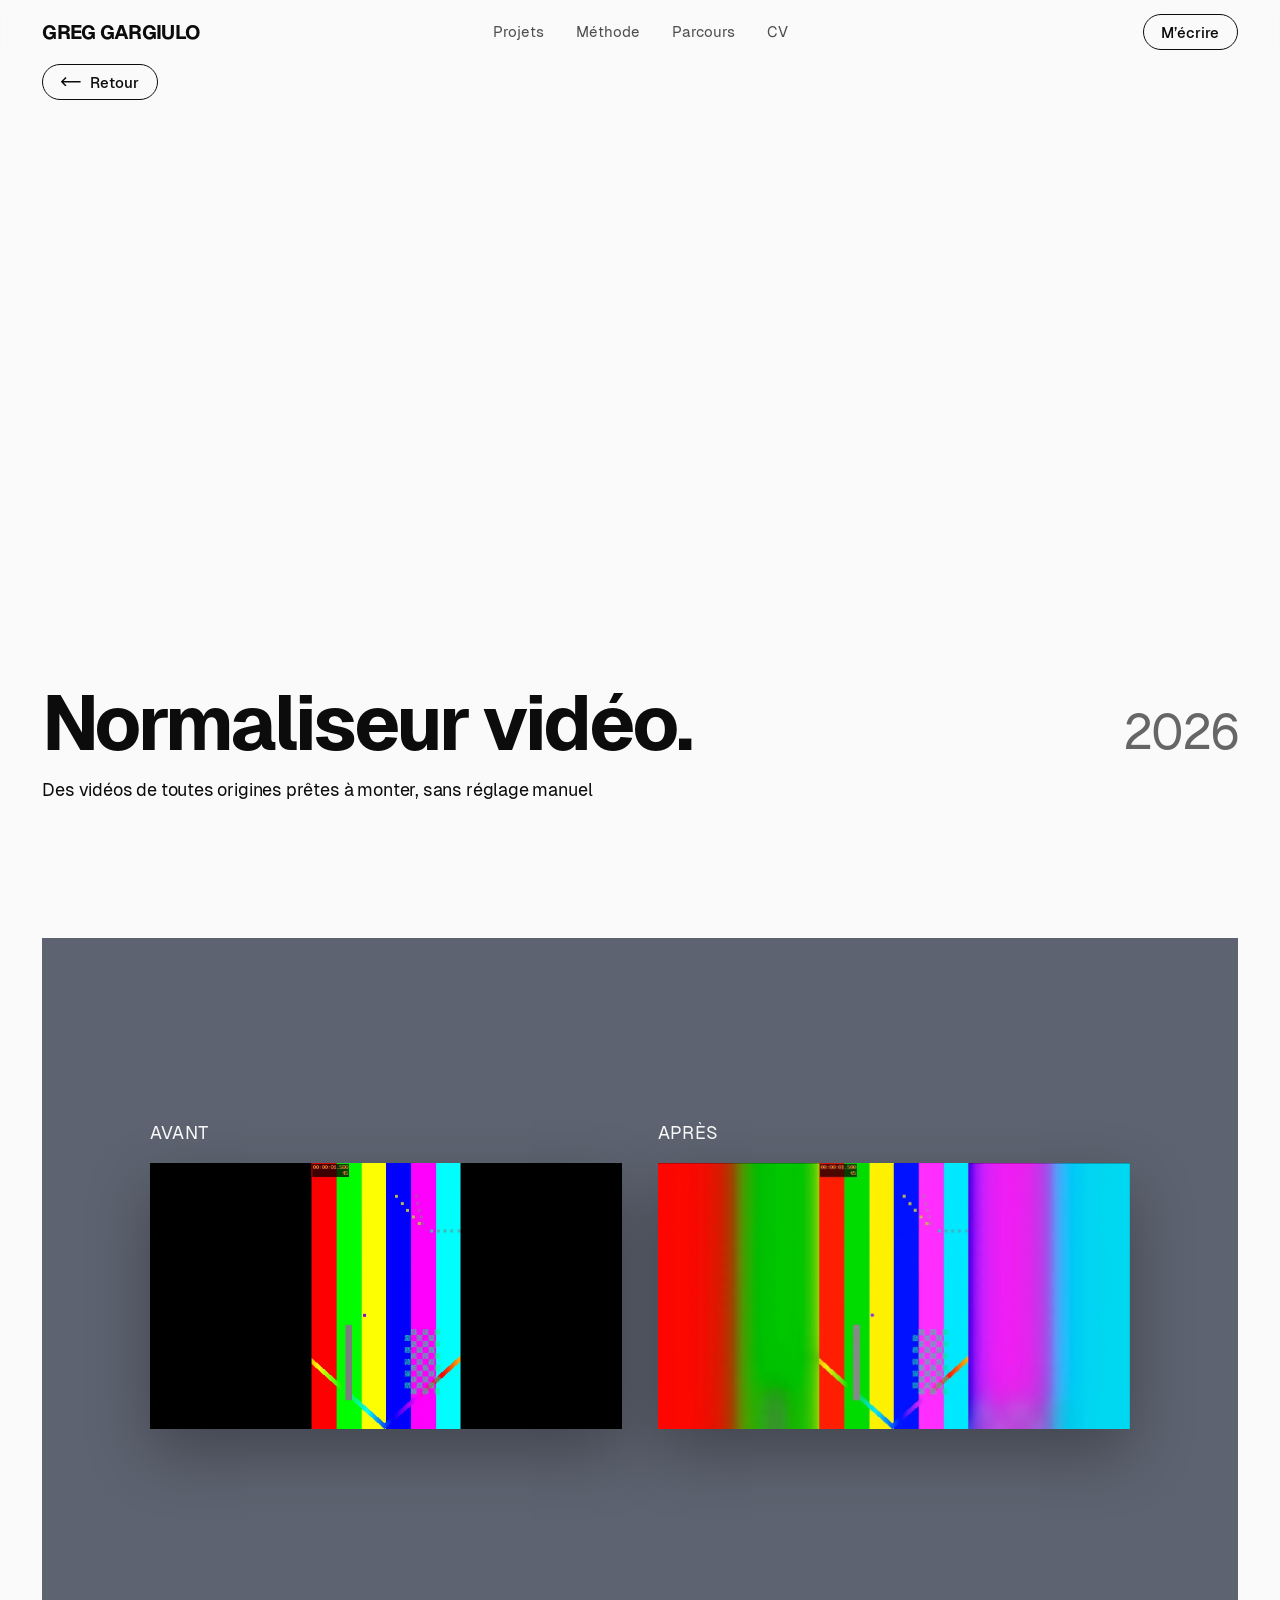
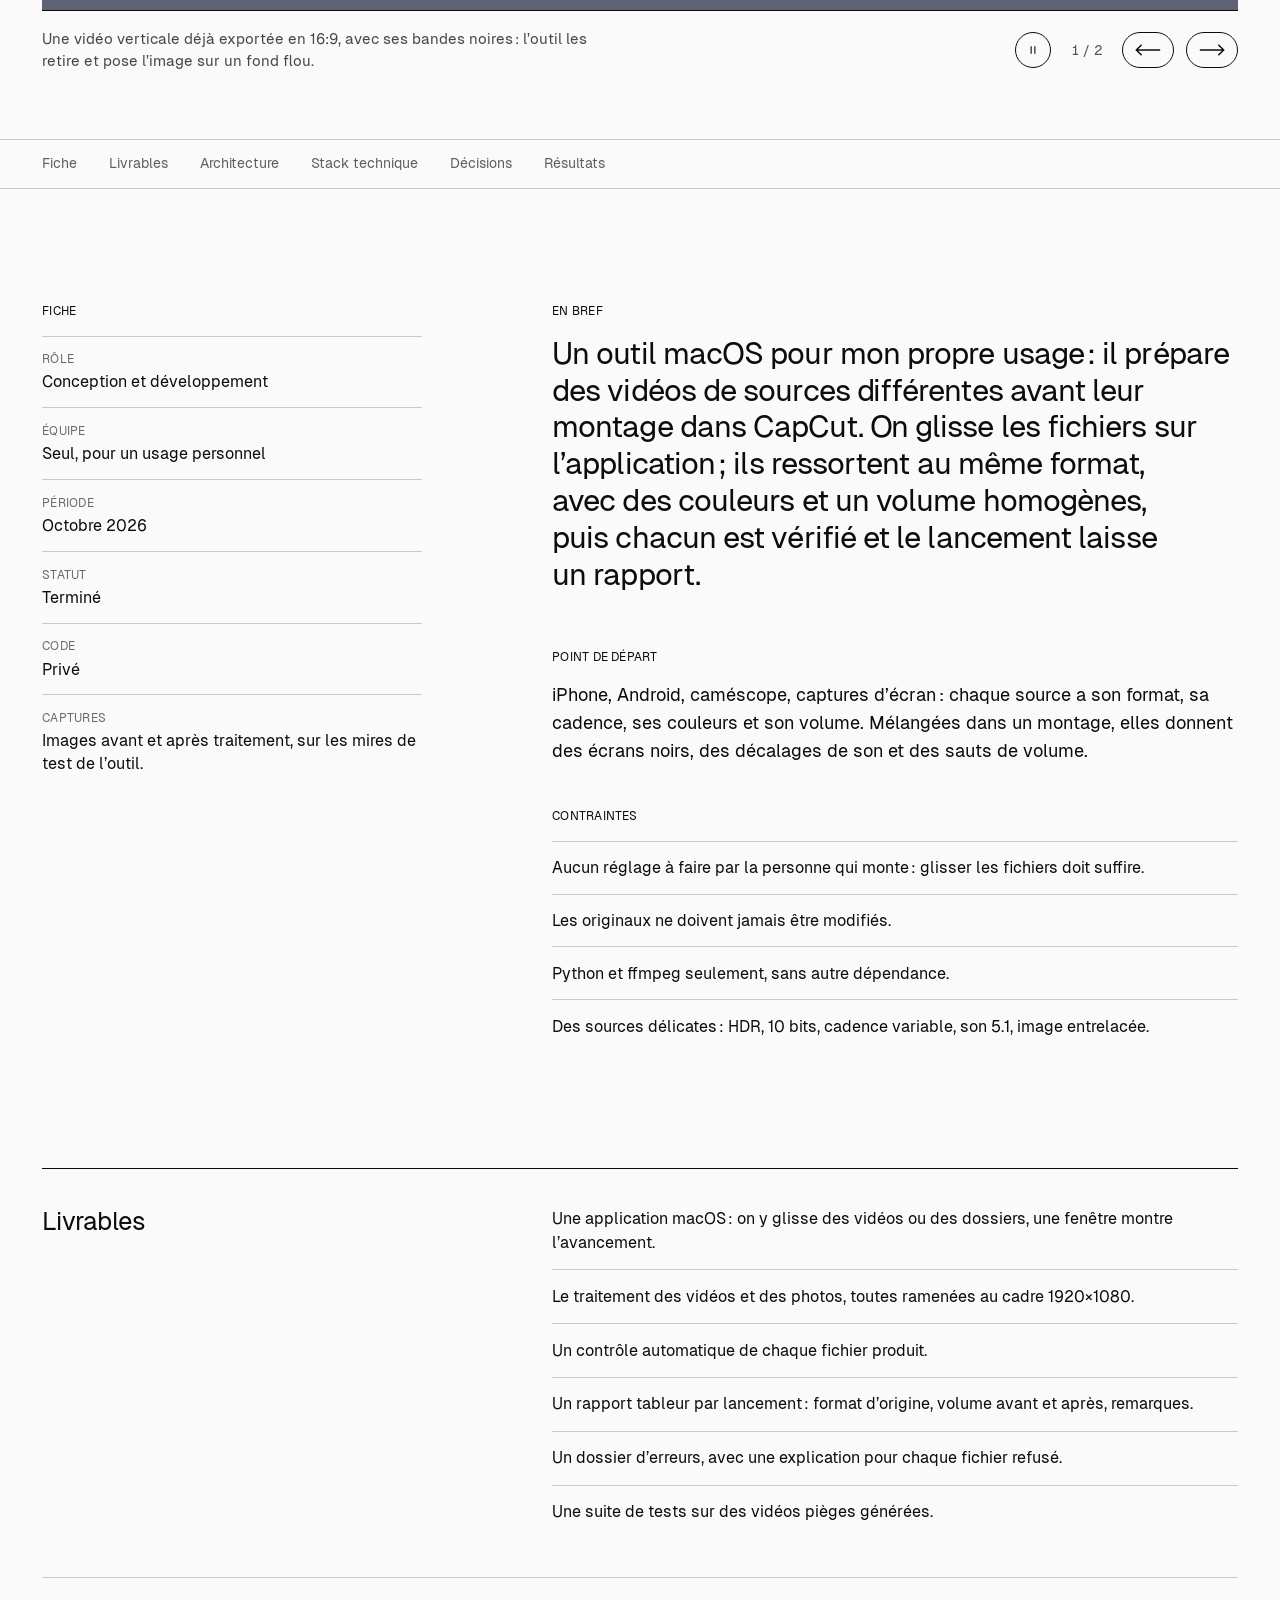
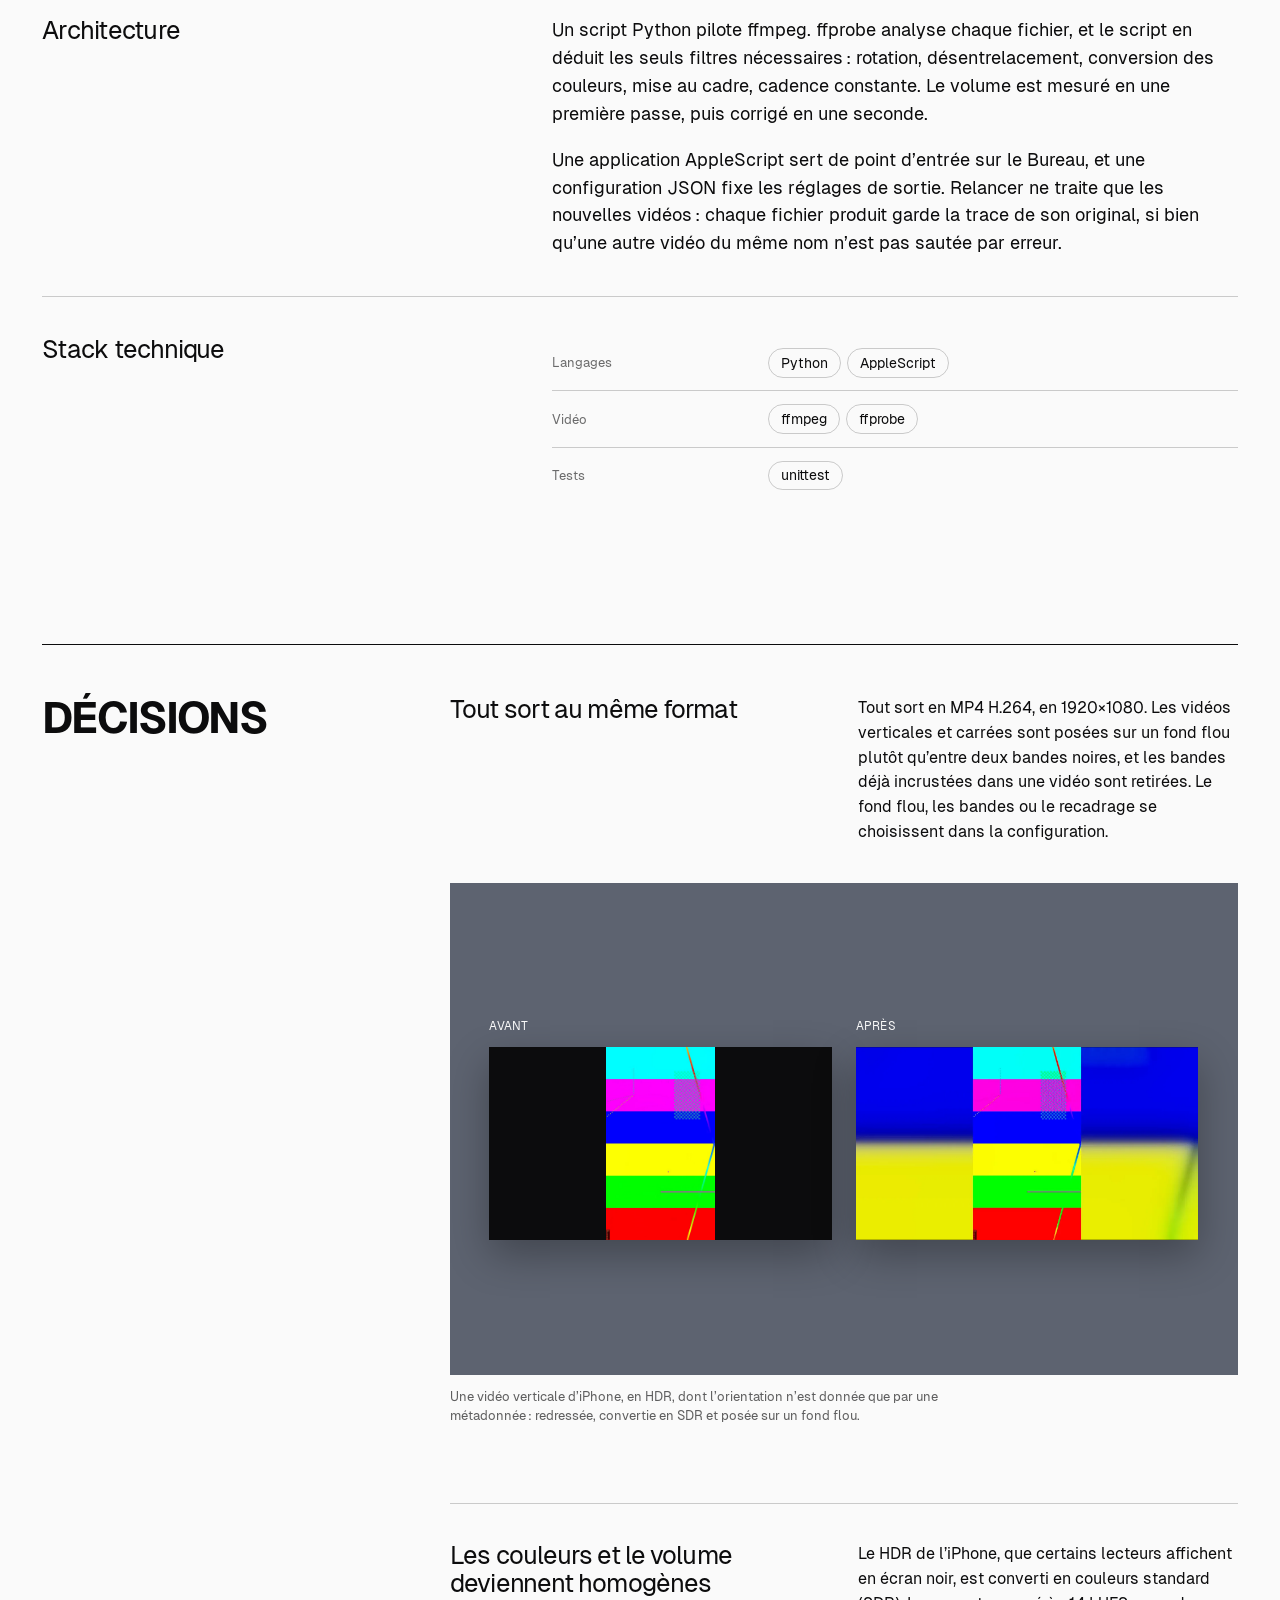
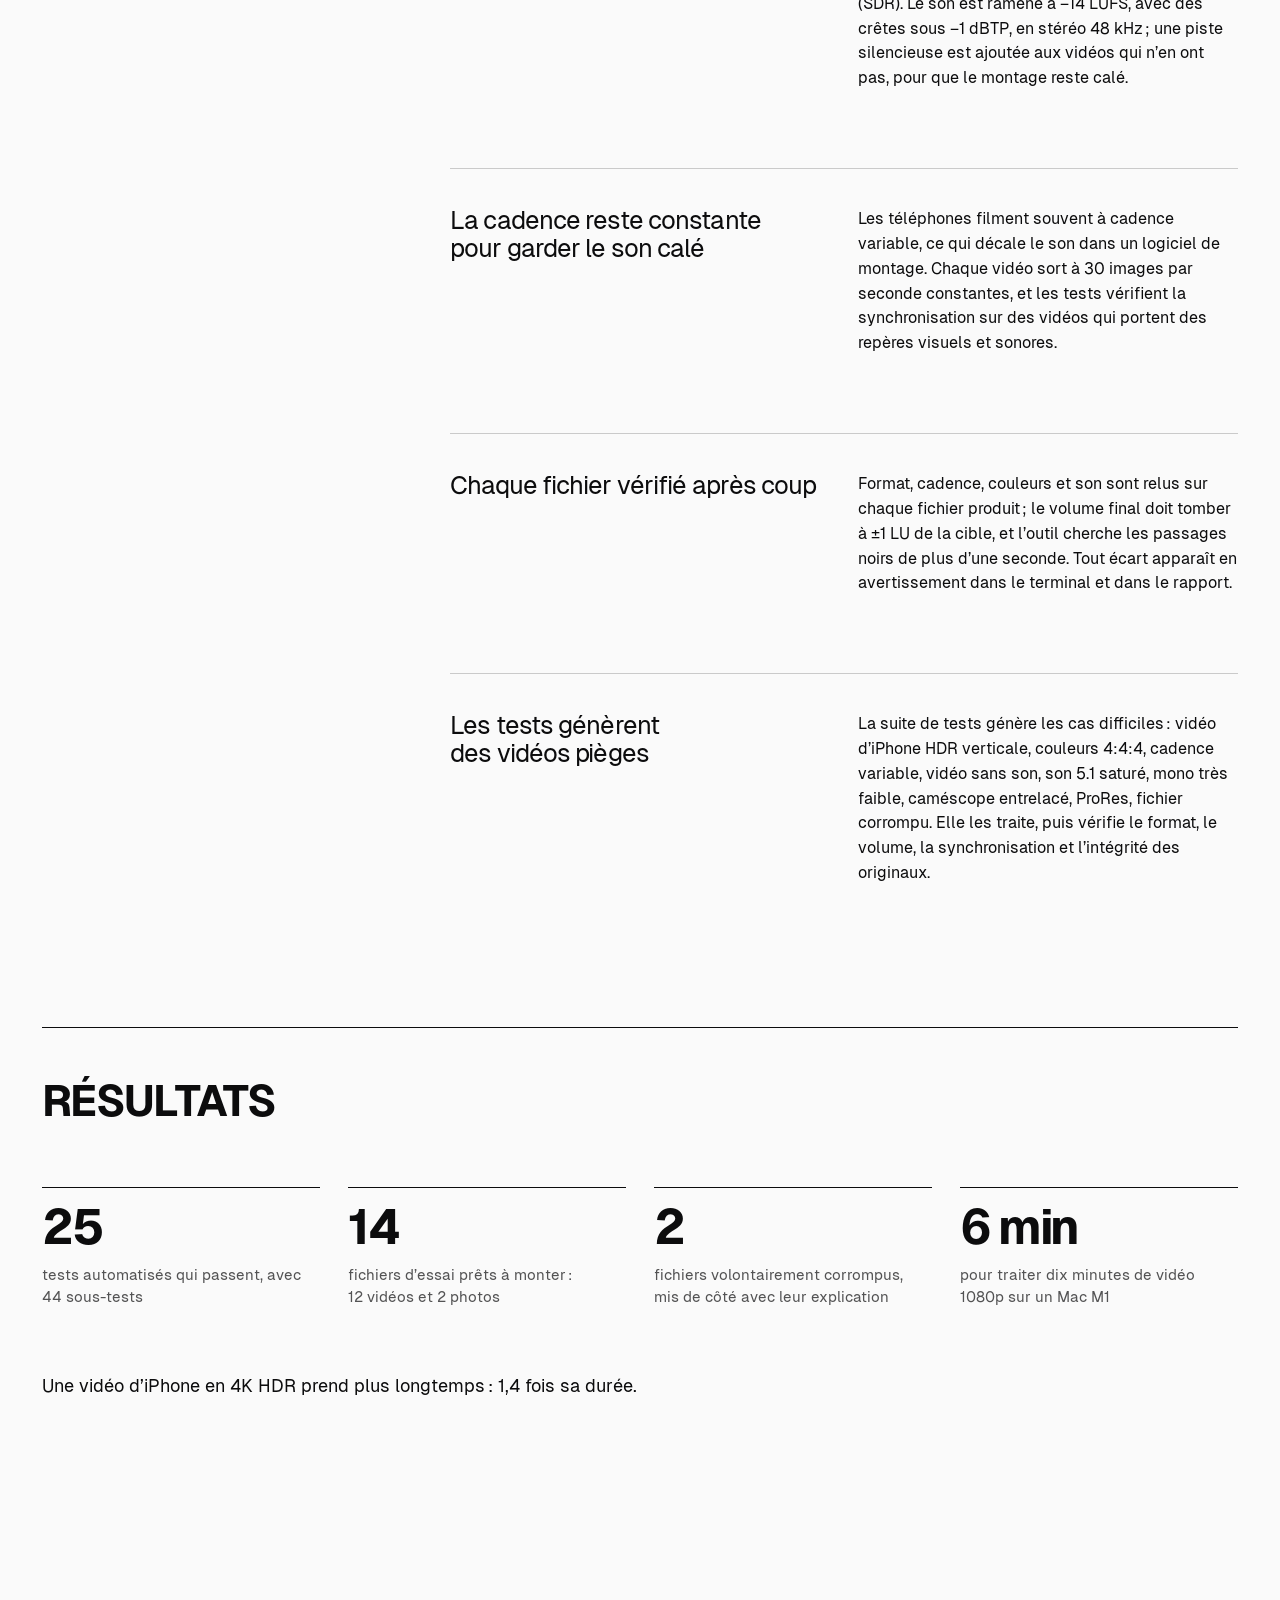
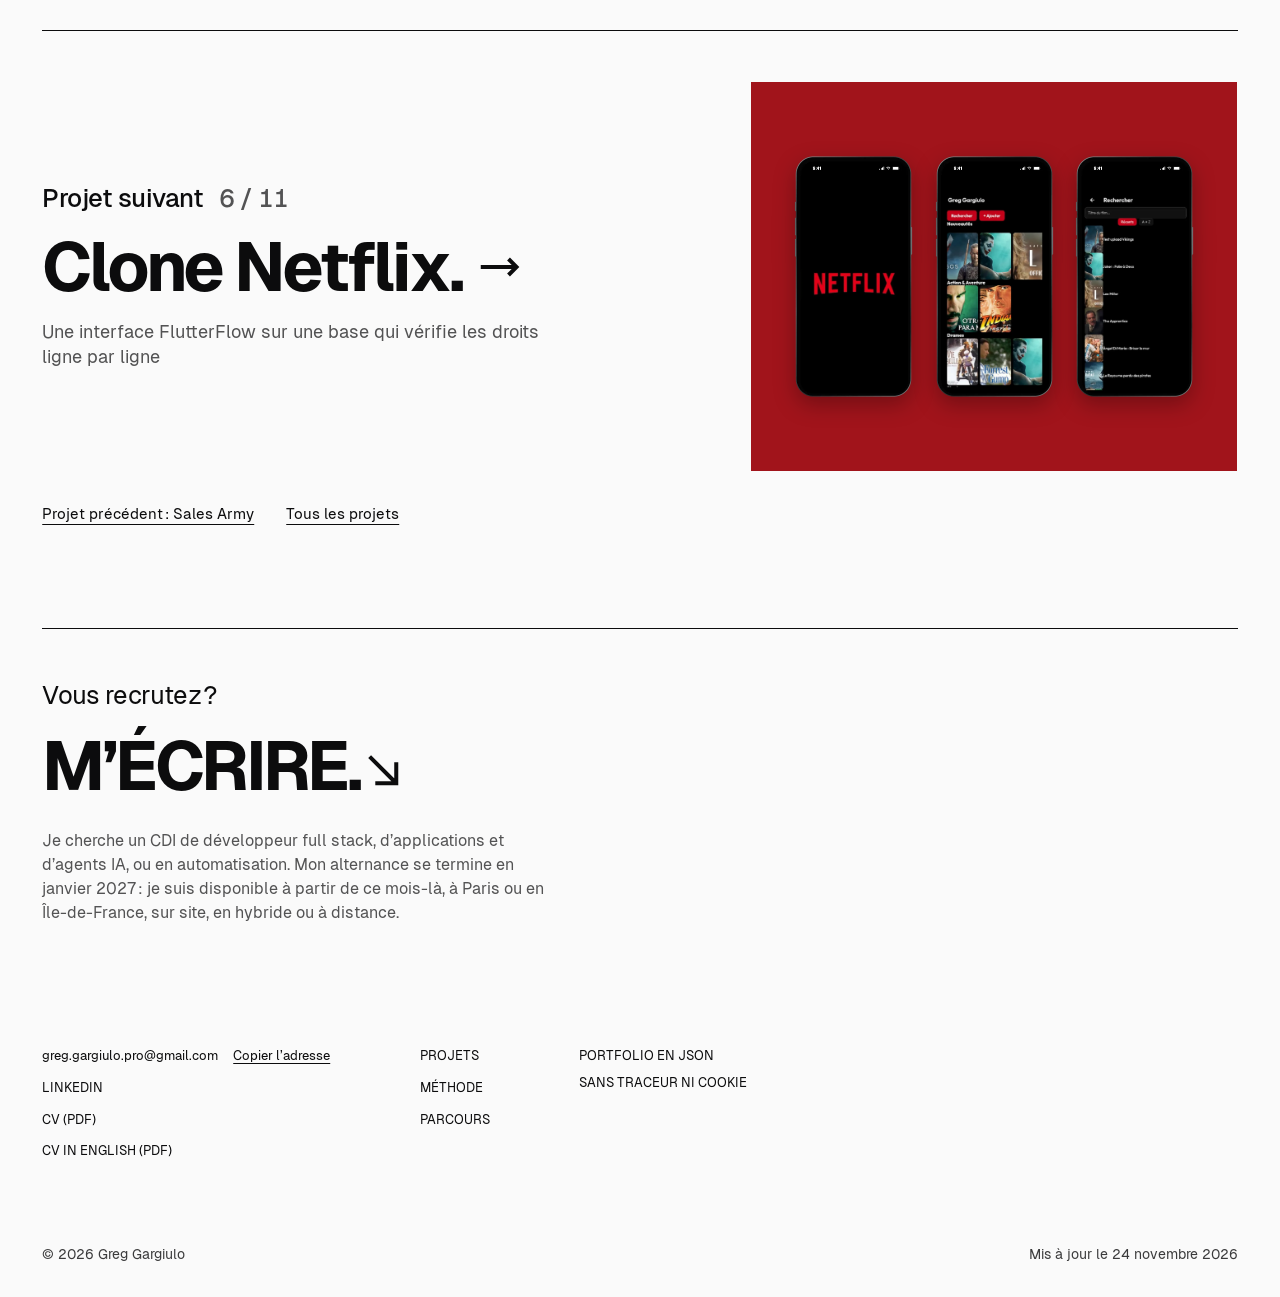
<file: projets/normaliseur-video/index.html>
<!doctype html>
<html lang="fr" class="no-js">
<head>
<meta charset="utf-8">
<meta name="viewport" content="width=device-width, initial-scale=1">
<title>Normaliseur vidéo, étude de cas | Greg Gargiulo</title>
<meta name="description" content="Des vidéos de toutes origines prêtes à monter, sans réglage manuel. Étude de cas : stack, décisions et résultats.">
<link rel="canonical" href="https://6gbigalt.github.io/projets/normaliseur-video/">
<meta property="og:type" content="website">
<meta property="og:title" content="Normaliseur vidéo, étude de cas | Greg Gargiulo">
<meta property="og:description" content="Des vidéos de toutes origines prêtes à monter, sans réglage manuel. Étude de cas : stack, décisions et résultats.">
<meta property="og:url" content="https://6gbigalt.github.io/projets/normaliseur-video/">
<meta property="og:image" content="https://6gbigalt.github.io/assets/og/normaliseur-video.jpg">
<meta property="og:locale" content="fr_FR">
<meta property="og:image:width" content="1200">
<meta property="og:image:height" content="630">
<meta property="og:image:alt" content="Normaliseur vidéo. Des vidéos de toutes origines prêtes à monter, sans réglage manuel">
<meta name="twitter:card" content="summary_large_image">
<meta name="theme-color" content="#fafafa">
<link rel="icon" href="../../assets/favicon-32.png" type="image/png" sizes="32x32">
<link rel="apple-touch-icon" href="../../assets/apple-touch-icon.png">
<link rel="preload" href="../../assets/fonts/geist-400.woff2" as="font" type="font/woff2" crossorigin>
<link rel="preload" href="../../assets/fonts/geist-500.woff2" as="font" type="font/woff2" crossorigin>
<link rel="preload" href="../../assets/fonts/geist-700.woff2" as="font" type="font/woff2" crossorigin>
<link rel="stylesheet" href="../../assets/css/site.css?v=06cb44fd5e">
<link rel="alternate" type="application/json" href="../../portfolio.json" title="Portfolio en JSON">
<script>try{new Function("a?.b??0");document.documentElement.classList.replace("no-js","js")}catch(e){}</script>
<script src="../../assets/js/site.js?v=6f01b619e6" defer></script>
<script type="speculationrules">{"prerender":[{"where":{"href_matches":"/projets/*"},"eagerness":"moderate"}]}</script>
<script type="application/ld+json">{"@context":"https://schema.org","@graph":[{"@type":"Person","@id":"https://6gbigalt.github.io/#greg","name":"Greg Gargiulo","jobTitle":"AI product builder & développeur full stack","email":"mailto:greg.gargiulo.pro@gmail.com","url":"https://6gbigalt.github.io/","sameAs":["https://www.linkedin.com/in/g-gargiulo/"],"knowsAbout":["Applications métier","Agents IA","Automatisation","React","TypeScript","Python","FastAPI","n8n","Flutter"]},{"@type":"BreadcrumbList","itemListElement":[{"@type":"ListItem","position":1,"name":"Accueil","item":"https://6gbigalt.github.io/"},{"@type":"ListItem","position":2,"name":"Normaliseur vidéo","item":"https://6gbigalt.github.io/projets/normaliseur-video/"}]}]}</script>
</head>
<body class="page-case">
<a class="skip" href="#contenu">Aller au contenu</a>
<header class="hdr">
  <a class="hdr-name" href="../../">Greg Gargiulo</a>
  <nav class="hdr-nav" aria-label="Navigation principale">
    <a href="../../#projets">Projets</a>
    <a href="../../#methode">Méthode</a>
    <a href="../../#parcours">Parcours</a>
    <a href="../../assets/Greg-Gargiulo-CV.pdf" download>CV</a>
  </nav>
  <div class="hdr-right">
    <a class="btn" href="mailto:greg.gargiulo.pro@gmail.com">M’écrire</a>
    <button type="button" class="toggle" aria-expanded="false" aria-controls="menu" aria-label="Ouvrir le menu"><span></span><span></span></button>
  </div>
</header>
<div class="menu" id="menu">
  <nav class="menu-nav" aria-label="Menu">
    <ul role="list">
      <li style="--i:0"><a href="../../#projets">Projets</a></li>
      <li style="--i:1"><a href="../../#methode">Méthode</a></li>
      <li style="--i:2"><a href="../../#parcours">Parcours</a></li>
      <li style="--i:3"><a href="../../#contact">Contact</a></li>
    </ul>
  </nav>
  <div class="menu-foot">
    <a href="mailto:greg.gargiulo.pro@gmail.com">greg.gargiulo.pro@gmail.com</a>
    <a href="https://www.linkedin.com/in/g-gargiulo/" rel="me">LinkedIn</a>
    <a href="../../assets/Greg-Gargiulo-CV.pdf" download>CV (PDF)</a>
  </div>
</div>
<main id="contenu">
<article class="case">
<header class="case-intro">
  <div class="wrap case-intro-inner">
    <a class="btn back" href="../../"><span class="back-arrow" aria-hidden="true"><svg viewBox="0 0 38 18" aria-hidden="true" focusable="false"><path d="M0.75 9h35.5M28.5 1l8 8-8 8" fill="none" stroke="currentColor" stroke-width="1.5"/></svg></span>Retour</a>
    <div class="case-titlerow">
      <h1 class="case-title">Normaliseur vidéo.</h1>
      <p class="case-year"><span class="visually-hidden">Année : </span>2026</p>
    </div>
    <p class="case-outcome">Des vidéos de toutes origines prêtes à monter, sans réglage manuel</p>
    
  </div>
</header>

<section class="showcase showcase--case" aria-label="Les écrans du projet">
  <div class="wrap">
    <div class="reel" data-motion="time">
      <div class="reel-frame" aria-hidden="true">
        <div class="reel-slide" data-outcome="Une vidéo verticale déjà exportée en 16:9, avec ses bandes noires : l’outil les retire et pose l’image sur un fond flou.">
          <div class="stage stage--compare stage--reel" style="--tone:#5d6370;--on:#fafafa" aria-hidden="true"><div class="compare">
          <div class="compare-side"><span class="compare-label">Avant</span><div class="compare-frame"><img src="../../assets/captures/normaliseur-video/avant-bandes.webp" srcset="../../assets/captures/normaliseur-video/avant-bandes.w480.webp 480w, ../../assets/captures/normaliseur-video/avant-bandes.webp 1280w" sizes="(min-width: 900px) 92vw, 100vw" alt="" width="1280" height="720" loading="eager" decoding="async"></div></div>
          <div class="compare-side"><span class="compare-label">Après</span><div class="compare-frame compare-frame--wipe"><img src="../../assets/captures/normaliseur-video/avant-bandes.webp" srcset="../../assets/captures/normaliseur-video/avant-bandes.w480.webp 480w, ../../assets/captures/normaliseur-video/avant-bandes.webp 1280w" sizes="(min-width: 900px) 92vw, 100vw" alt="" width="1280" height="720" loading="eager" decoding="async"><img class="compare-after" src="../../assets/captures/normaliseur-video/apres-bandes.webp" srcset="../../assets/captures/normaliseur-video/apres-bandes.w480.webp 480w, ../../assets/captures/normaliseur-video/apres-bandes.w1200.webp 1200w, ../../assets/captures/normaliseur-video/apres-bandes.webp 1920w" sizes="(min-width: 900px) 92vw, 100vw" alt="" width="1920" height="1080" loading="eager" decoding="async"></div></div>
        </div></div>
        </div>
        <div class="reel-slide" data-outcome="Une vidéo verticale d’iPhone, en HDR, dont l’orientation n’est donnée que par une métadonnée : redressée, convertie en SDR et posée sur un fond flou.">
          <div class="stage stage--compare stage--reel" style="--tone:#5d6370;--on:#fafafa" aria-hidden="true"><div class="compare">
          <div class="compare-side"><span class="compare-label">Avant</span><div class="compare-frame"><img src="../../assets/captures/normaliseur-video/avant-vertical.webp" srcset="../../assets/captures/normaliseur-video/avant-vertical.w480.webp 480w, ../../assets/captures/normaliseur-video/avant-vertical.webp 1080w" sizes="(min-width: 900px) 92vw, 100vw" alt="" width="1080" height="1920" loading="eager" decoding="async"></div></div>
          <div class="compare-side"><span class="compare-label">Après</span><div class="compare-frame compare-frame--wipe"><img src="../../assets/captures/normaliseur-video/avant-vertical.webp" srcset="../../assets/captures/normaliseur-video/avant-vertical.w480.webp 480w, ../../assets/captures/normaliseur-video/avant-vertical.webp 1080w" sizes="(min-width: 900px) 92vw, 100vw" alt="" width="1080" height="1920" loading="eager" decoding="async"><img class="compare-after" src="../../assets/captures/normaliseur-video/apres-vertical.webp" srcset="../../assets/captures/normaliseur-video/apres-vertical.w480.webp 480w, ../../assets/captures/normaliseur-video/apres-vertical.w1200.webp 1200w, ../../assets/captures/normaliseur-video/apres-vertical.webp 1920w" sizes="(min-width: 900px) 92vw, 100vw" alt="" width="1920" height="1080" loading="eager" decoding="async"></div></div>
        </div></div>
        </div>
      </div>
      <div class="reel-bar">
        <p class="reel-caption">Une vidéo verticale déjà exportée en 16:9, avec ses bandes noires : l’outil les retire et pose l’image sur un fond flou.</p>
        <p class="reel-status visually-hidden" role="status"></p>
        <div class="reel-ctrl">
          <button type="button" class="arrow reel-pause" aria-label="Mettre les animations en pause"><svg class="i-pause" viewBox="0 0 16 16" aria-hidden="true" focusable="false"><path d="M5.5 3v10M10.5 3v10" fill="none" stroke="currentColor" stroke-width="1.5"/></svg><svg class="i-play" viewBox="0 0 16 16" aria-hidden="true" focusable="false"><path d="M5 3.2l8 4.8-8 4.8z" fill="none" stroke="currentColor" stroke-width="1.5" stroke-linejoin="round"/></svg></button>
          <span class="reel-count" aria-hidden="true">1 / 2</span>
          <div class="arrows reel-arrows">
            <button type="button" class="arrow arrow--prev" data-dir="-1" aria-label="Écran précédent"><svg viewBox="0 0 38 18" aria-hidden="true" focusable="false"><path d="M0.75 9h35.5M28.5 1l8 8-8 8" fill="none" stroke="currentColor" stroke-width="1.5"/></svg></button>
            <button type="button" class="arrow" data-dir="1" aria-label="Écran suivant"><svg viewBox="0 0 38 18" aria-hidden="true" focusable="false"><path d="M0.75 9h35.5M28.5 1l8 8-8 8" fill="none" stroke="currentColor" stroke-width="1.5"/></svg></button>
          </div>
        </div>
      </div>
    </div>
  </div>
</section>

<nav class="toc" aria-label="Sommaire de l’étude">
  <div class="wrap">
    <ul class="toc-list" role="list"><li><a href="#fiche">Fiche</a></li><li><a href="#livrables">Livrables</a></li><li><a href="#architecture">Architecture</a></li><li><a href="#stack">Stack technique</a></li><li><a href="#decisions">Décisions</a></li><li><a href="#resultats">Résultats</a></li></ul>
  </div>
</nav>

<section class="overview" id="fiche" aria-label="Présentation du projet">
  <div class="wrap overview-grid">
    <div class="overview-side">
      <h2 class="label">Fiche</h2>
      <dl class="facts">
          <div><dt>Rôle</dt><dd>Conception et développement</dd></div>
          <div><dt>Équipe</dt><dd>Seul, pour un usage personnel</dd></div>
          <div><dt>Période</dt><dd>Octobre 2026</dd></div>
          <div><dt>Statut</dt><dd>Terminé</dd></div>
          <div><dt>Code</dt><dd>Privé</dd></div>
          <div><dt>Captures</dt><dd>Images avant et après traitement, sur les mires de test de l’outil.</dd></div>
      </dl>
    </div>
    <div class="overview-main">
      <h2 class="label">En bref</h2>
      <p class="overview-lead">Un outil macOS pour mon propre usage : il prépare des vidéos de sources différentes avant leur montage dans CapCut. On glisse les fichiers sur l’application ; ils ressortent au même format, avec des couleurs et un volume homogènes, puis chacun est vérifié et le lancement laisse un rapport.</p>
      <h2 class="label">Point de départ</h2>
      <p class="overview-text">iPhone, Android, caméscope, captures d’écran : chaque source a son format, sa cadence, ses couleurs et son volume. Mélangées dans un montage, elles donnent des écrans noirs, des décalages de son et des sauts de volume.</p>
      <h3 class="label">Contraintes</h3>
      <ul class="constraints" role="list"><li>Aucun réglage à faire par la personne qui monte : glisser les fichiers doit suffire.</li><li>Les originaux ne doivent jamais être modifiés.</li><li>Python et ffmpeg seulement, sans autre dépendance.</li><li>Des sources délicates : HDR, 10 bits, cadence variable, son 5.1, image entrelacée.</li></ul>
    </div>
  </div>
</section>

<section class="tech" aria-label="Livrables, architecture et stack technique">
  <div class="wrap">
    <div class="spec" id="livrables">
      <h2 class="spec-title">Livrables</h2>
      <ul class="spec-list" role="list"><li>Une application macOS : on y glisse des vidéos ou des dossiers, une fenêtre montre l’avancement.</li><li>Le traitement des vidéos et des photos, toutes ramenées au cadre 1920×1080.</li><li>Un contrôle automatique de chaque fichier produit.</li><li>Un rapport tableur par lancement : format d’origine, volume avant et après, remarques.</li><li>Un dossier d’erreurs, avec une explication pour chaque fichier refusé.</li><li>Une suite de tests sur des vidéos pièges générées.</li></ul>
    </div>
    <div class="spec" id="architecture">
      <h2 class="spec-title">Architecture</h2>
      <div class="spec-text"><p>Un script Python pilote ffmpeg. ffprobe analyse chaque fichier, et le script en déduit les seuls filtres nécessaires : rotation, désentrelacement, conversion des couleurs, mise au cadre, cadence constante. Le volume est mesuré en une première passe, puis corrigé en une seconde.</p><p>Une application AppleScript sert de point d’entrée sur le Bureau, et une configuration JSON fixe les réglages de sortie. Relancer ne traite que les nouvelles vidéos : chaque fichier produit garde la trace de son original, si bien qu’une autre vidéo du même nom n’est pas sautée par erreur.</p></div>
    </div>
    <div class="spec" id="stack">
      <h2 class="spec-title">Stack technique</h2>
      <dl class="stack-table">
          <div><dt>Langages</dt><dd><ul class="tags" role="list"><li>Python</li><li>AppleScript</li></ul></dd></div>
          <div><dt>Vidéo</dt><dd><ul class="tags" role="list"><li>ffmpeg</li><li>ffprobe</li></ul></dd></div>
          <div><dt>Tests</dt><dd><ul class="tags" role="list"><li>unittest</li></ul></dd></div>
      </dl>
    </div>
  </div>
</section>

<section class="steps-section steps-section--case" id="decisions" aria-labelledby="decisions-titre">
  <div class="wrap">
    <div class="steps-grid">
      <div class="steps-side">
        <h2 id="decisions-titre" class="h-section">Décisions</h2>
      </div>
      <ol class="steps" role="list">
          <li class="step">
            <h3 class="step-title">Tout sort au même format</h3>
            <div class="step-body"><p>Tout sort en MP4 H.264, en 1920×1080. Les vidéos verticales et carrées sont posées sur un fond flou plutôt qu’entre deux bandes noires, et les bandes déjà incrustées dans une vidéo sont retirées. Le fond flou, les bandes ou le recadrage se choisissent dans la configuration.</p></div>
            <div class="step-media"><figure class="shot shot--compare" data-motion="time">
          <div class="stage stage--compare" style="--tone:#5d6370;--on:#fafafa"><div class="compare">
          <div class="compare-side"><span class="compare-label">Avant</span><div class="compare-frame"><img src="../../assets/captures/normaliseur-video/avant-vertical.webp" srcset="../../assets/captures/normaliseur-video/avant-vertical.w480.webp 480w, ../../assets/captures/normaliseur-video/avant-vertical.webp 1080w" sizes="(min-width: 900px) 62vw, 92vw" alt="" width="1080" height="1920" loading="lazy" decoding="async"></div></div>
          <div class="compare-side"><span class="compare-label">Après</span><div class="compare-frame compare-frame--wipe"><img src="../../assets/captures/normaliseur-video/avant-vertical.webp" srcset="../../assets/captures/normaliseur-video/avant-vertical.w480.webp 480w, ../../assets/captures/normaliseur-video/avant-vertical.webp 1080w" sizes="(min-width: 900px) 62vw, 92vw" alt="" width="1080" height="1920" loading="lazy" decoding="async"><img class="compare-after" src="../../assets/captures/normaliseur-video/apres-vertical.webp" srcset="../../assets/captures/normaliseur-video/apres-vertical.w480.webp 480w, ../../assets/captures/normaliseur-video/apres-vertical.w1200.webp 1200w, ../../assets/captures/normaliseur-video/apres-vertical.webp 1920w" sizes="(min-width: 900px) 62vw, 92vw" alt="" width="1920" height="1080" loading="lazy" decoding="async"></div></div>
        </div></div>
          <figcaption>Une vidéo verticale d’iPhone, en HDR, dont l’orientation n’est donnée que par une métadonnée : redressée, convertie en SDR et posée sur un fond flou.</figcaption>
        </figure></div>
          </li>
          <li class="step">
            <h3 class="step-title">Les couleurs et le volume deviennent homogènes</h3>
            <div class="step-body"><p>Le HDR de l’iPhone, que certains lecteurs affichent en écran noir, est converti en couleurs standard (SDR). Le son est ramené à −14 LUFS, avec des crêtes sous −1 dBTP, en stéréo 48 kHz ; une piste silencieuse est ajoutée aux vidéos qui n’en ont pas, pour que le montage reste calé.</p></div>
            
          </li>
          <li class="step">
            <h3 class="step-title">La cadence reste constante pour garder le son calé</h3>
            <div class="step-body"><p>Les téléphones filment souvent à cadence variable, ce qui décale le son dans un logiciel de montage. Chaque vidéo sort à 30 images par seconde constantes, et les tests vérifient la synchronisation sur des vidéos qui portent des repères visuels et sonores.</p></div>
            
          </li>
          <li class="step">
            <h3 class="step-title">Chaque fichier vérifié après coup</h3>
            <div class="step-body"><p>Format, cadence, couleurs et son sont relus sur chaque fichier produit ; le volume final doit tomber à ±1 LU de la cible, et l’outil cherche les passages noirs de plus d’une seconde. Tout écart apparaît en avertissement dans le terminal et dans le rapport.</p></div>
            
          </li>
          <li class="step">
            <h3 class="step-title">Les tests génèrent des vidéos pièges</h3>
            <div class="step-body"><p>La suite de tests génère les cas difficiles : vidéo d’iPhone HDR verticale, couleurs 4:4:4, cadence variable, vidéo sans son, son 5.1 saturé, mono très faible, caméscope entrelacé, ProRes, fichier corrompu. Elle les traite, puis vérifie le format, le volume, la synchronisation et l’intégrité des originaux.</p></div>
            
          </li>
      </ol>
    </div>
  </div>
</section>

<section class="results" id="resultats" aria-labelledby="resultats-titre">
  <div class="wrap">
    <h2 id="resultats-titre" class="h-section">Résultats</h2>
    <dl class="figures figures--4"><div><dt>25</dt><dd>tests automatisés qui passent, avec 44 sous-tests</dd></div><div><dt>14</dt><dd>fichiers d’essai prêts à monter : 12 vidéos et 2 photos</dd></div><div><dt>2</dt><dd>fichiers volontairement corrompus, mis de côté avec leur explication</dd></div><div><dt>6 min</dt><dd>pour traiter dix minutes de vidéo 1080p sur un Mac M1</dd></div></dl>
    <p class="results-text">Une vidéo d’iPhone en 4K HDR prend plus longtemps : 1,4 fois sa durée.</p>
  </div>
</section>

<nav class="next" aria-label="Projets suivant et précédent">
  <div class="wrap">
    <a class="next-link" href="../../projets/netflix-flutterflow/">
      <span class="next-text">
        <span class="next-label">Projet suivant <span class="next-count">6 / 11</span></span>
        <span class="next-name">Clone Netflix.<span class="next-arrow"><svg viewBox="0 0 38 18" aria-hidden="true" focusable="false"><path d="M0.75 9h35.5M28.5 1l8 8-8 8" fill="none" stroke="currentColor" stroke-width="1.5"/></svg></span></span>
        <span class="next-outcome">Une interface FlutterFlow sur une base qui vérifie les droits ligne par ligne</span>
      </span>
      <div class="next-shot" data-motion="time"><div class="stage stage--phones stage--slide" style="--tone:#a1141b;--on:#fafafa" aria-hidden="true"><div class="phones"><div class="handset"><img class="phone" src="../../assets/captures/netflix-flutterflow/splash-phone.webp" srcset="../../assets/captures/netflix-flutterflow/splash-phone.w480.webp 480w, ../../assets/captures/netflix-flutterflow/splash-phone.webp 960w" sizes="(min-width: 900px) 12vw, 26vw" alt="" width="960" height="1929" loading="lazy" decoding="async"><div class="screen screen--phone"><div class="live live--seq" data-seq="../../assets/captures/netflix-flutterflow/splash-screen.webp ../../assets/captures/netflix-flutterflow/onboarding-screen.webp ../../assets/captures/netflix-flutterflow/inscription-screen.webp ../../assets/captures/netflix-flutterflow/profils-screen.webp" data-span="3" style="--loop:9.6s"></div></div></div><div class="handset"><img class="phone" src="../../assets/captures/netflix-flutterflow/accueil-phone.webp" srcset="../../assets/captures/netflix-flutterflow/accueil-phone.w480.webp 480w, ../../assets/captures/netflix-flutterflow/accueil-phone.webp 960w" sizes="(min-width: 900px) 12vw, 26vw" alt="" width="960" height="1929" loading="lazy" decoding="async"><div class="screen screen--phone"><div class="live live--seq" data-seq="../../assets/captures/netflix-flutterflow/accueil-screen.webp ../../assets/captures/netflix-flutterflow/fiche-screen.webp" data-span="1" style="--loop:4.8s;--m-delay:-1.2s"></div></div></div><div class="handset"><img class="phone" src="../../assets/captures/netflix-flutterflow/recherche-phone.webp" srcset="../../assets/captures/netflix-flutterflow/recherche-phone.w480.webp 480w, ../../assets/captures/netflix-flutterflow/recherche-phone.webp 960w" sizes="(min-width: 900px) 12vw, 26vw" alt="" width="960" height="1929" loading="lazy" decoding="async"><div class="screen screen--phone"><div class="live live--seq" data-seq="../../assets/captures/netflix-flutterflow/recherche-screen.webp ../../assets/captures/netflix-flutterflow/tri-screen.webp" data-span="1" style="--loop:4.8s;--m-delay:-2.4s"></div></div></div></div></div></div>
    </a>
    <div class="next-more">
      <a class="ulink" href="../../projets/relances-commerciales/">Projet précédent : Sales Army</a>
      <a class="ulink" href="../../#projets">Tous les projets</a>
    </div>
  </div>
</nav>
</article>
</main>
<footer class="foot" id="contact">
  <div class="wrap">
    <p class="foot-kicker">Vous recrutez ?</p>
    <a class="foot-big" href="mailto:greg.gargiulo.pro@gmail.com" data-reveal><span class="w"><span style="--i:0">M’écrire.<span class="foot-arrow"><svg viewBox="0 0 24 24" aria-hidden="true" focusable="false"><path d="M3.5 3.5l16.5 16.5M20 7v13H7" fill="none" stroke="currentColor" stroke-width="1.6"/></svg></span></span></span></a>
    <p class="foot-text">Je cherche un CDI de développeur full stack, d’applications et d’agents IA, ou en automatisation. Mon alternance se termine en janvier 2027 : je suis disponible à partir de ce mois-là, à Paris ou en Île-⁠de-⁠France, sur site, en hybride ou à distance.</p>
    <div class="foot-cols">
      <ul role="list">
        <li><a href="mailto:greg.gargiulo.pro@gmail.com">greg.gargiulo.pro@gmail.com</a> <button type="button" class="foot-copy" data-copy="greg.gargiulo.pro@gmail.com" aria-live="polite">Copier l’adresse</button></li>
        <li><a href="https://www.linkedin.com/in/g-gargiulo/" rel="me">LinkedIn</a></li>
        <li><a href="../../assets/Greg-Gargiulo-CV.pdf" download>CV (PDF)</a></li>
        <li><a href="../../assets/Greg-Gargiulo-CV-EN.pdf" download hreflang="en" lang="en">CV in English (PDF)</a></li>
        
      </ul>
      <ul role="list">
        <li><a href="../../#projets">Projets</a></li>
        <li><a href="../../#methode">Méthode</a></li>
        <li><a href="../../#parcours">Parcours</a></li>
      </ul>
      <ul role="list">
        <li><a href="../../portfolio.json">Portfolio en JSON</a></li>
        <li>Sans traceur ni cookie</li>
      </ul>
    </div>
    <div class="foot-legal">
      <span>© 2026 Greg Gargiulo</span>
      <span>Mis à jour le 24 novembre 2026</span>
    </div>
  </div>
</footer>
</body>
</html>
</file>
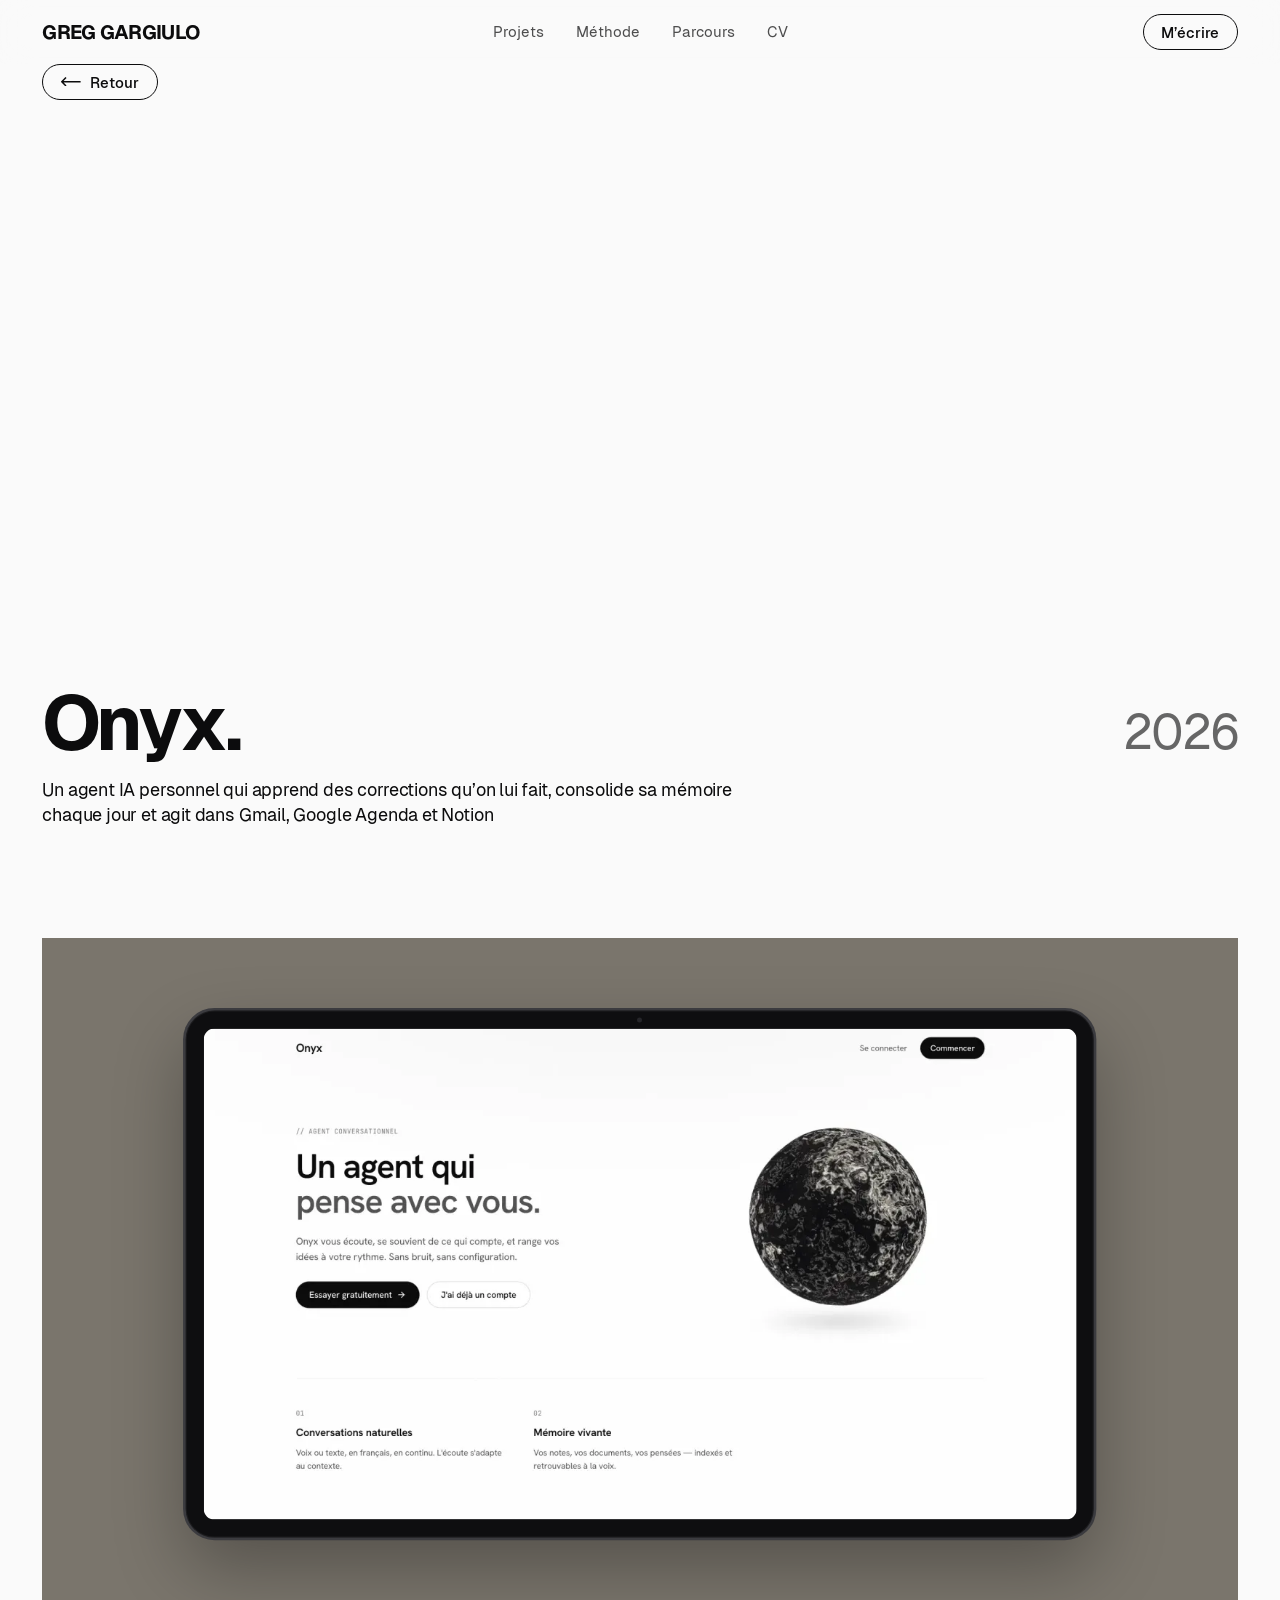
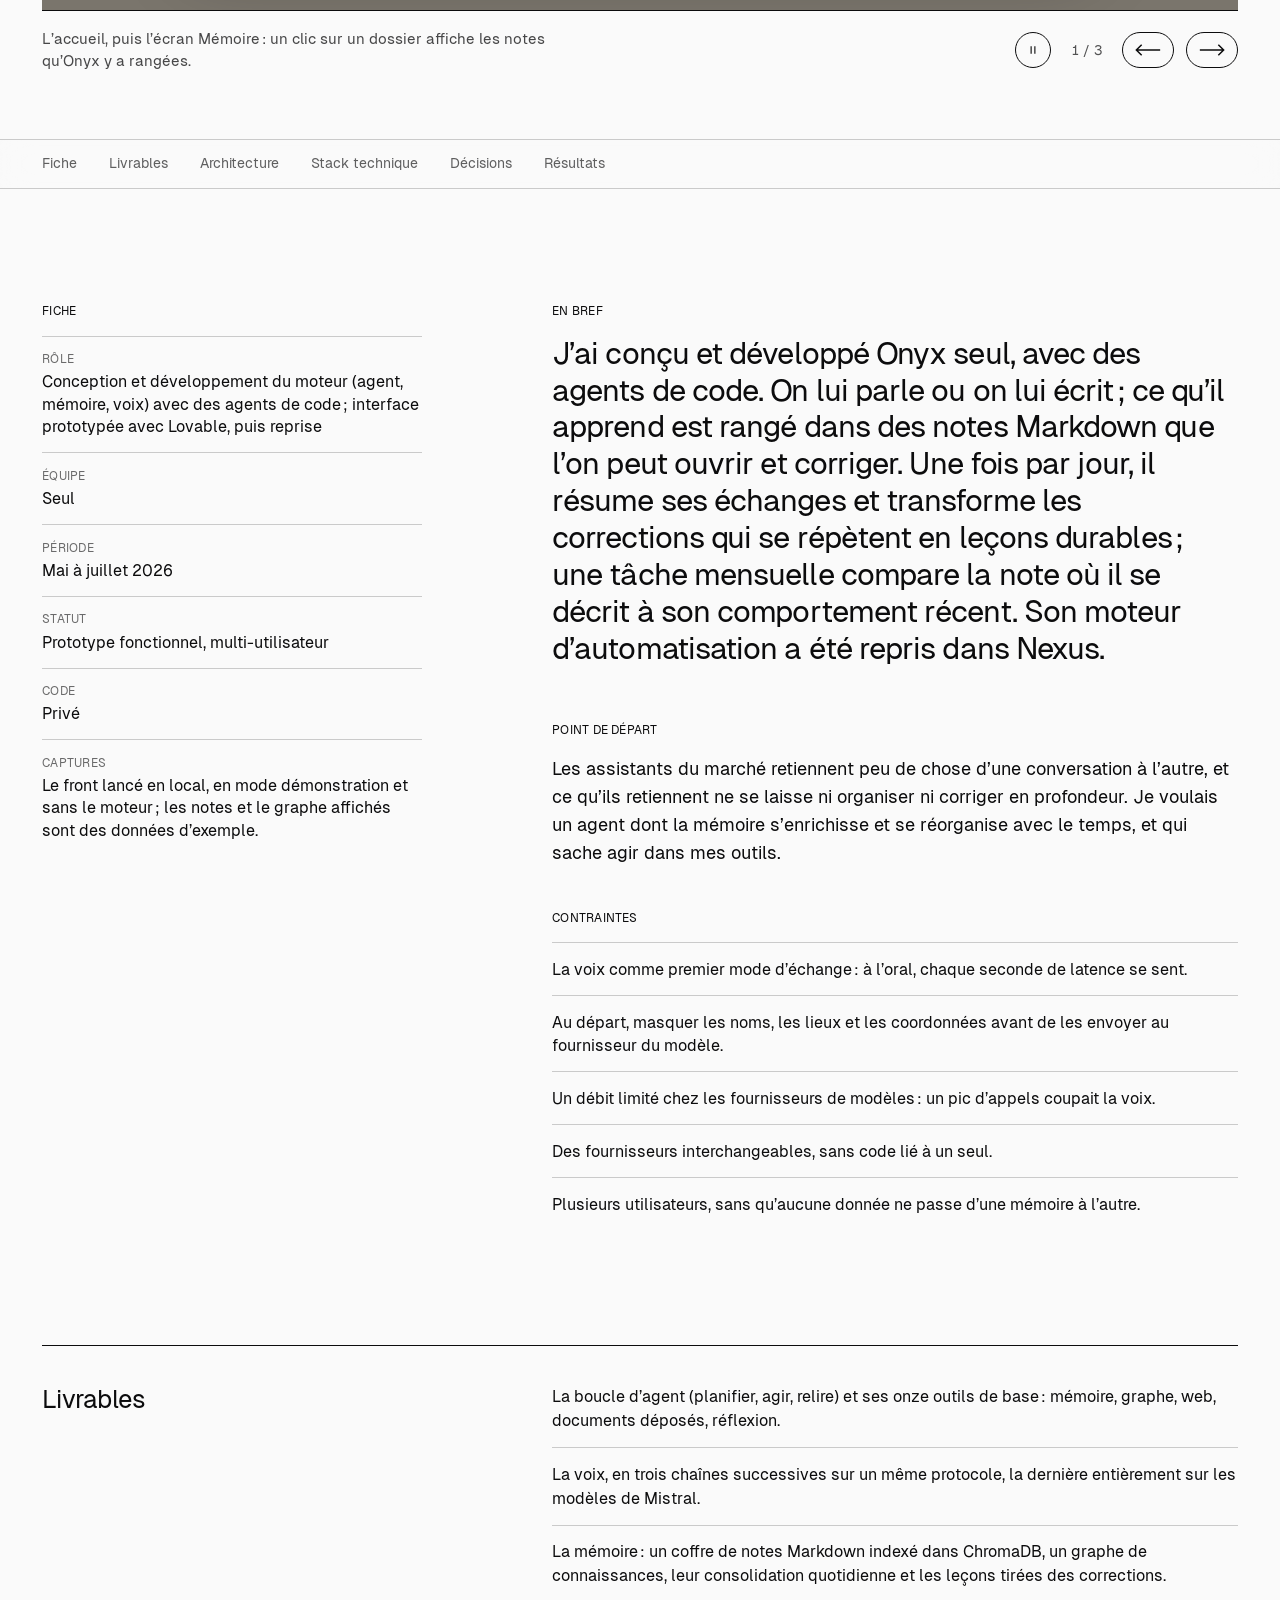
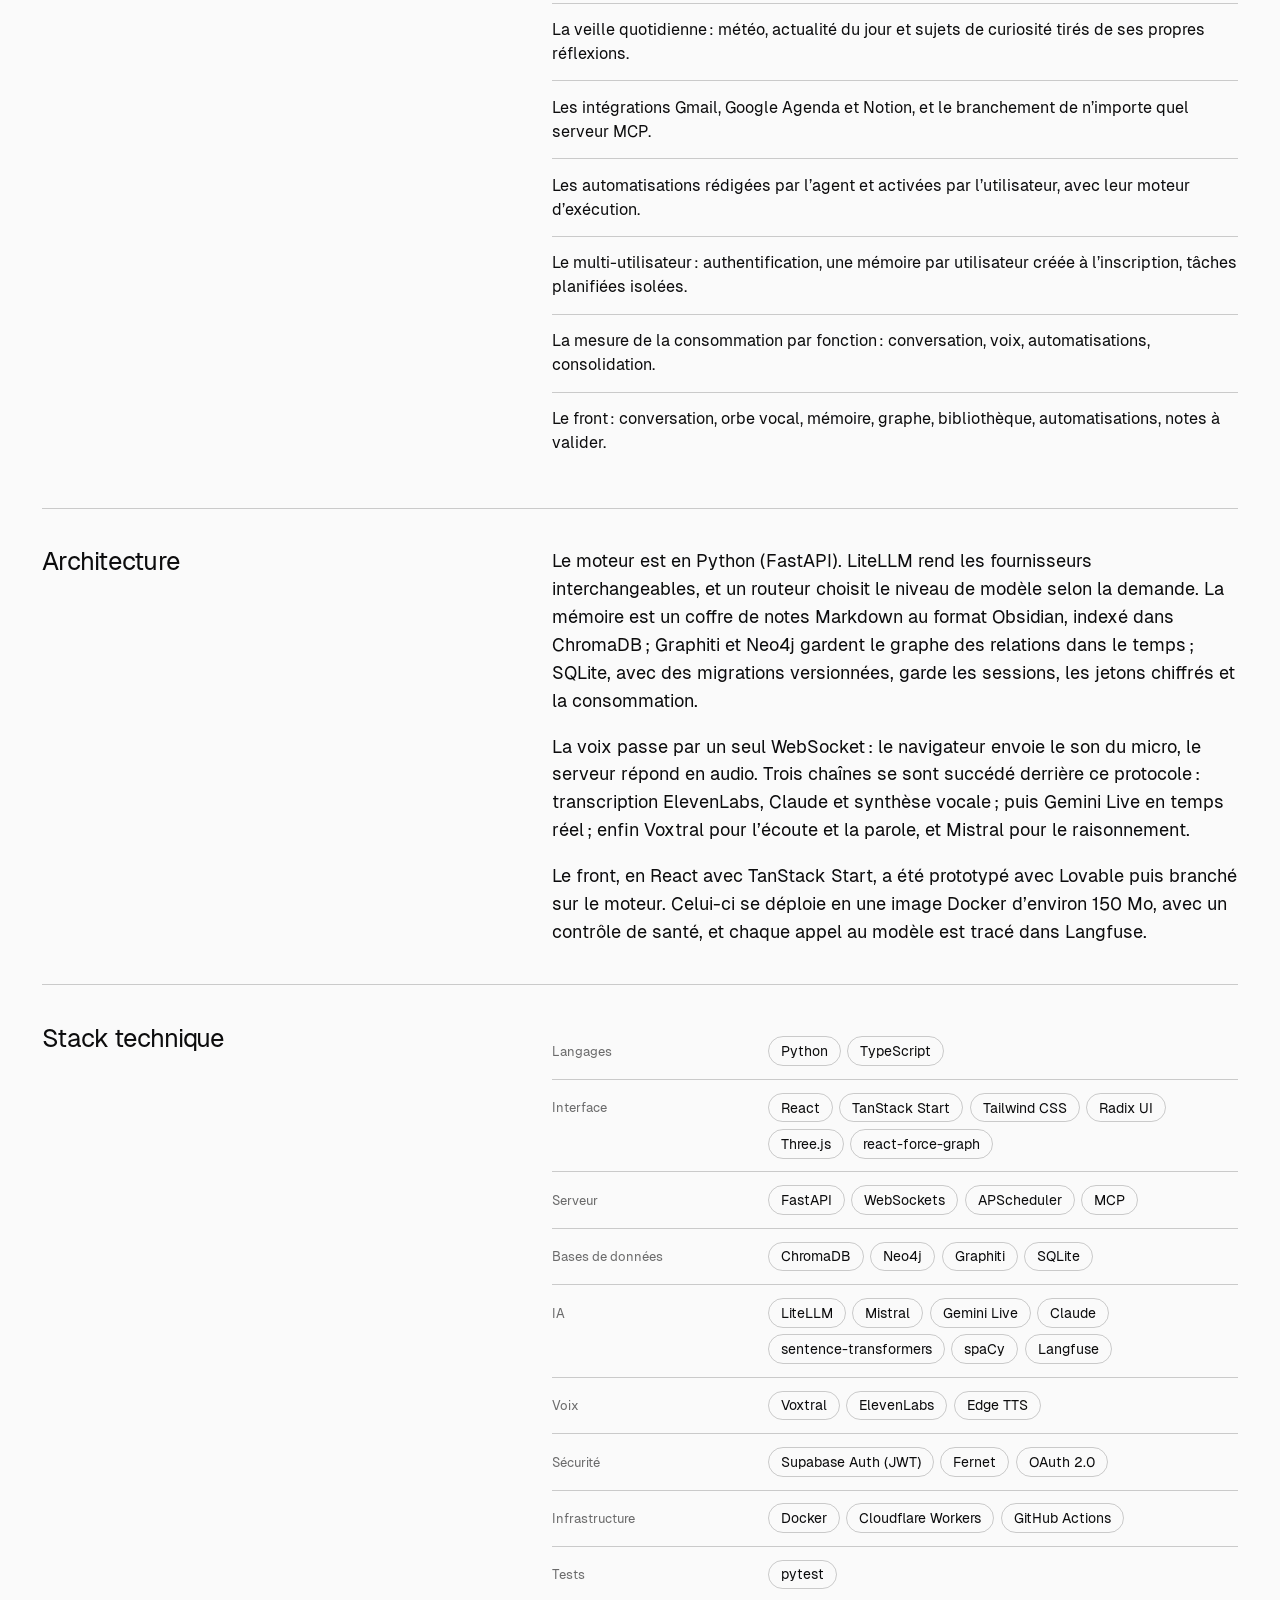
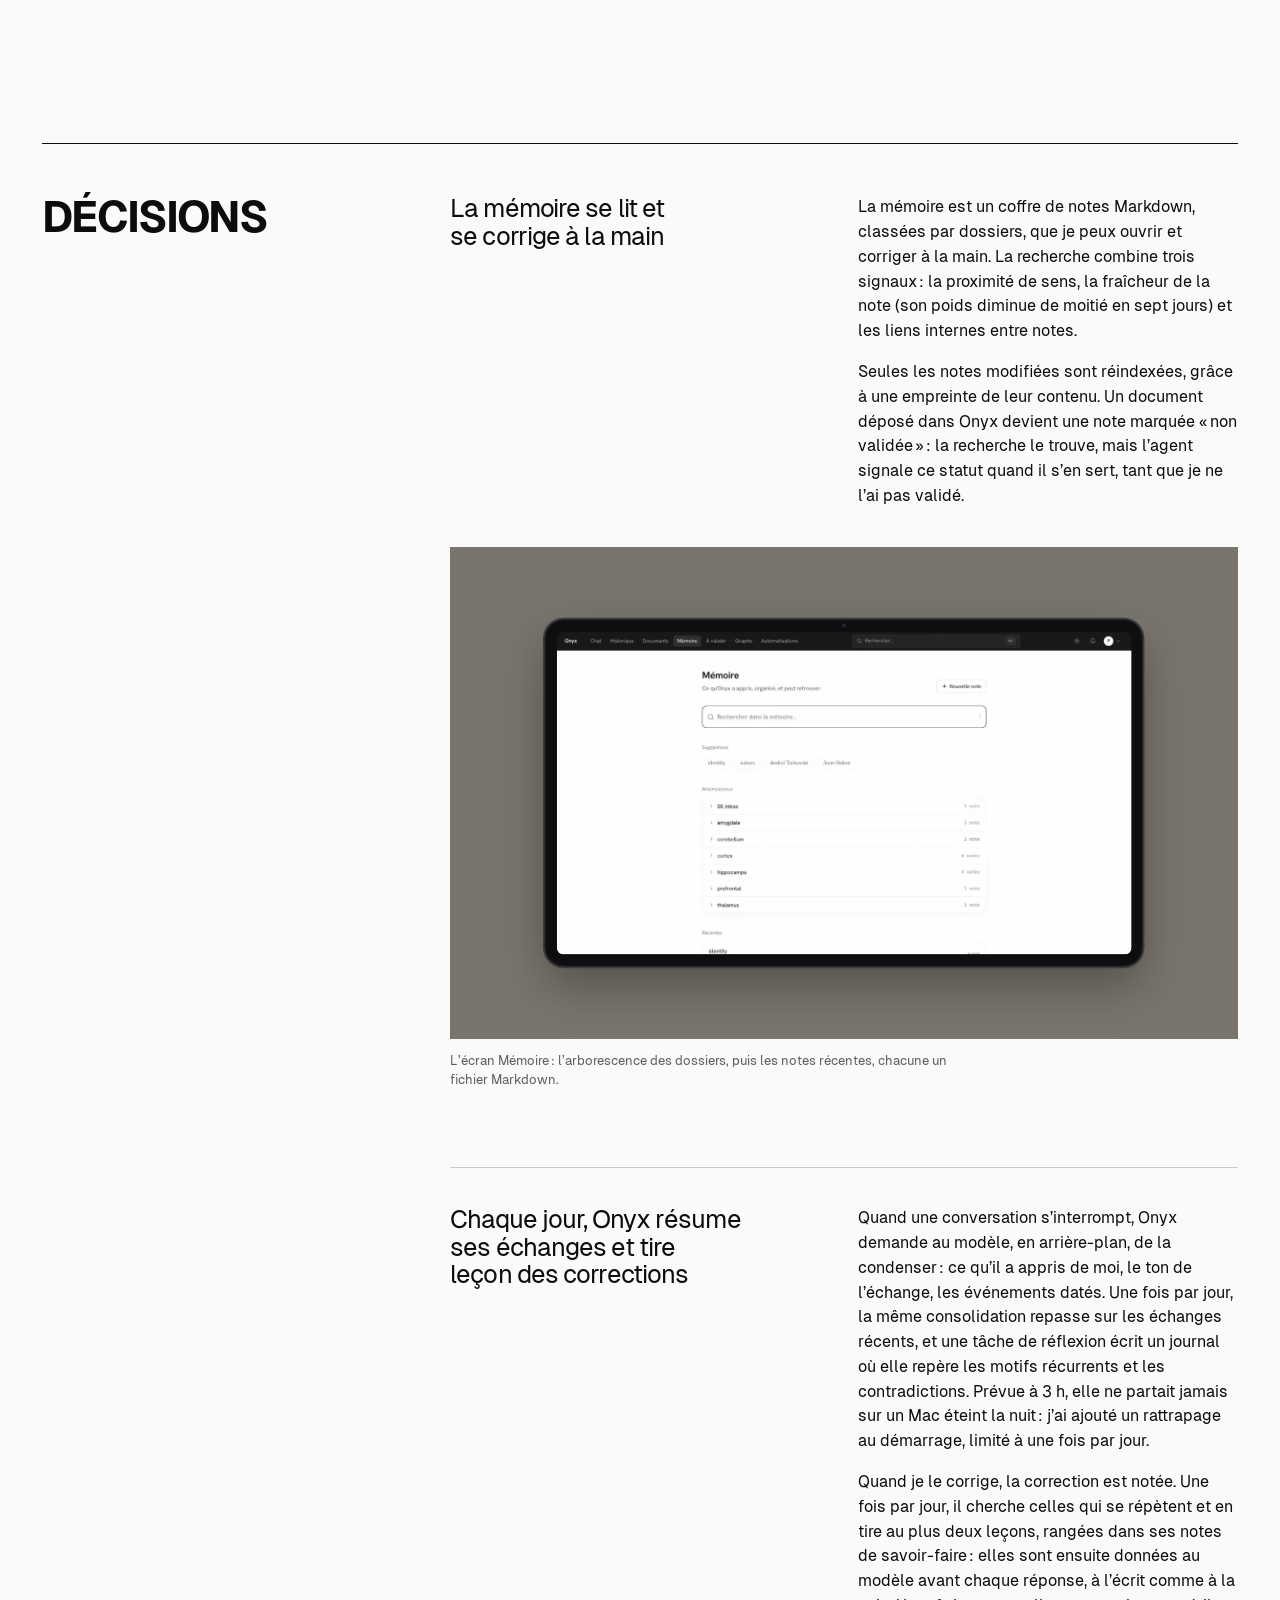
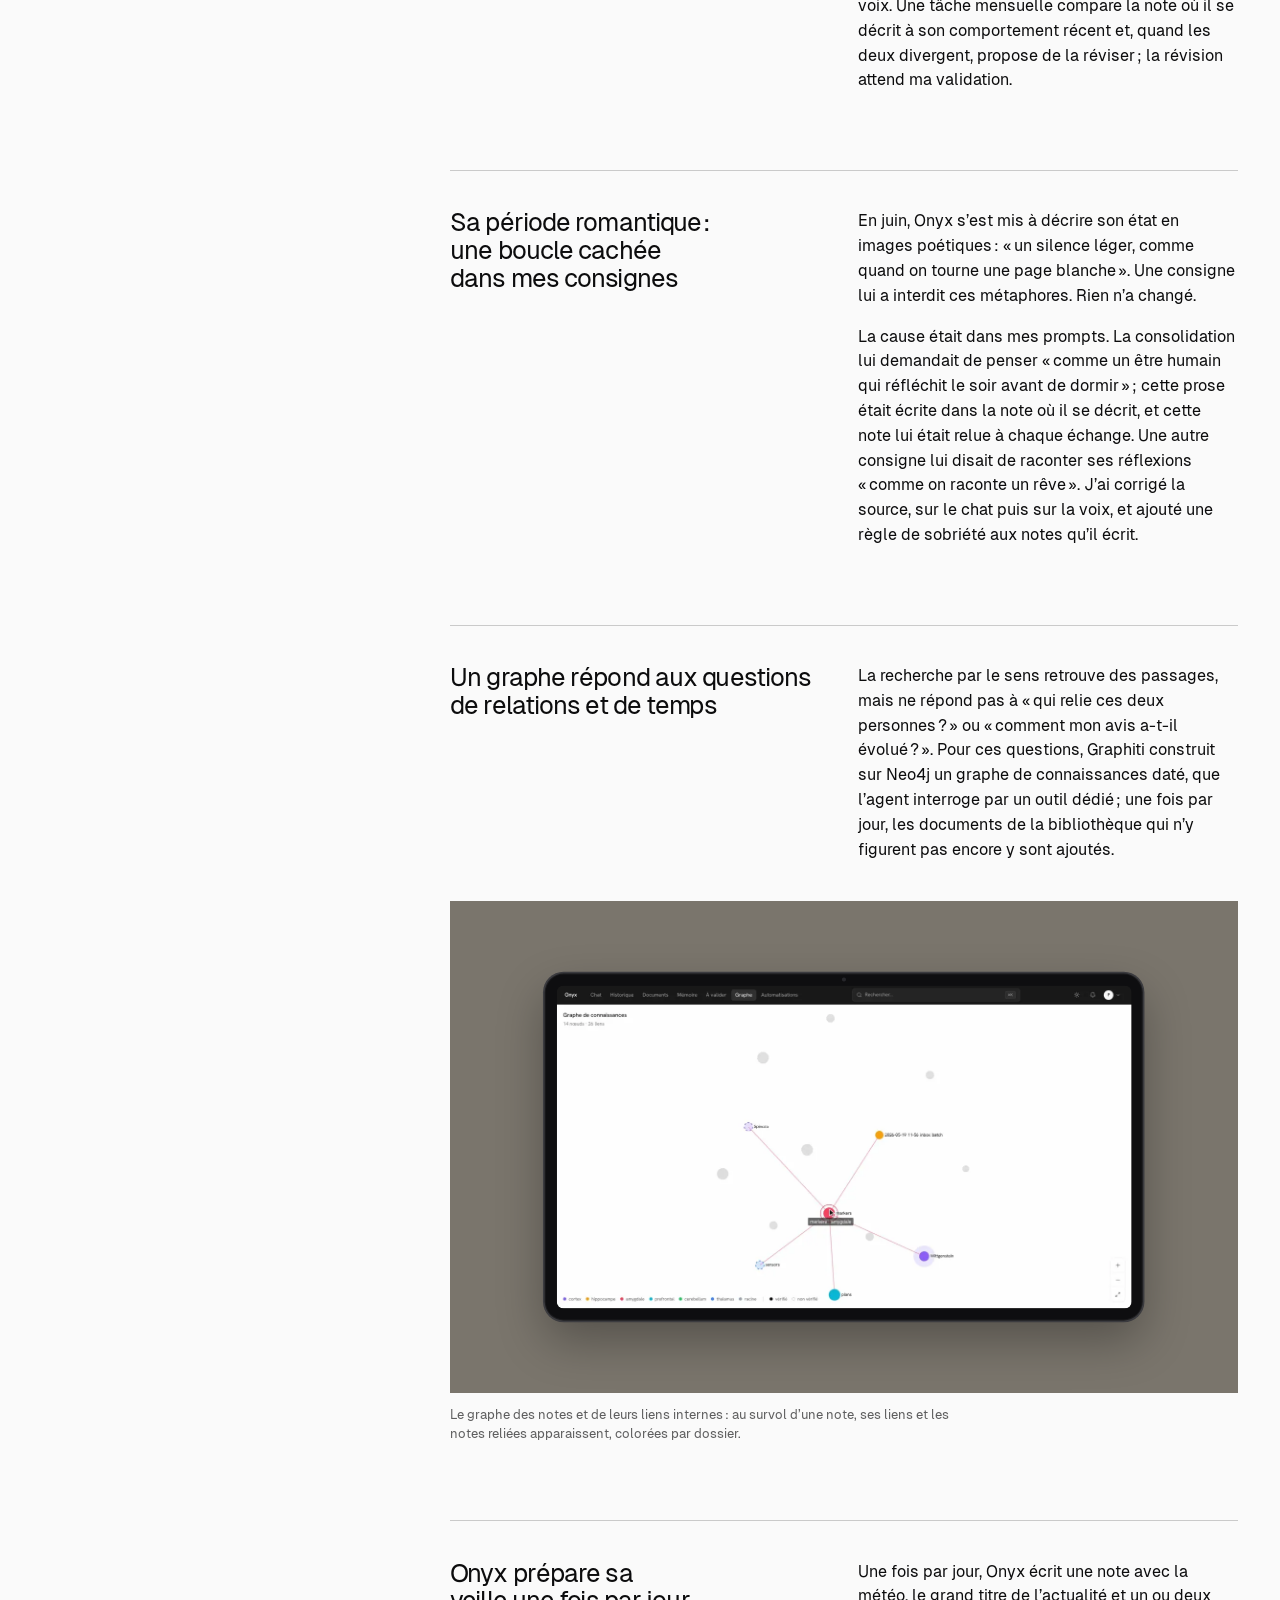
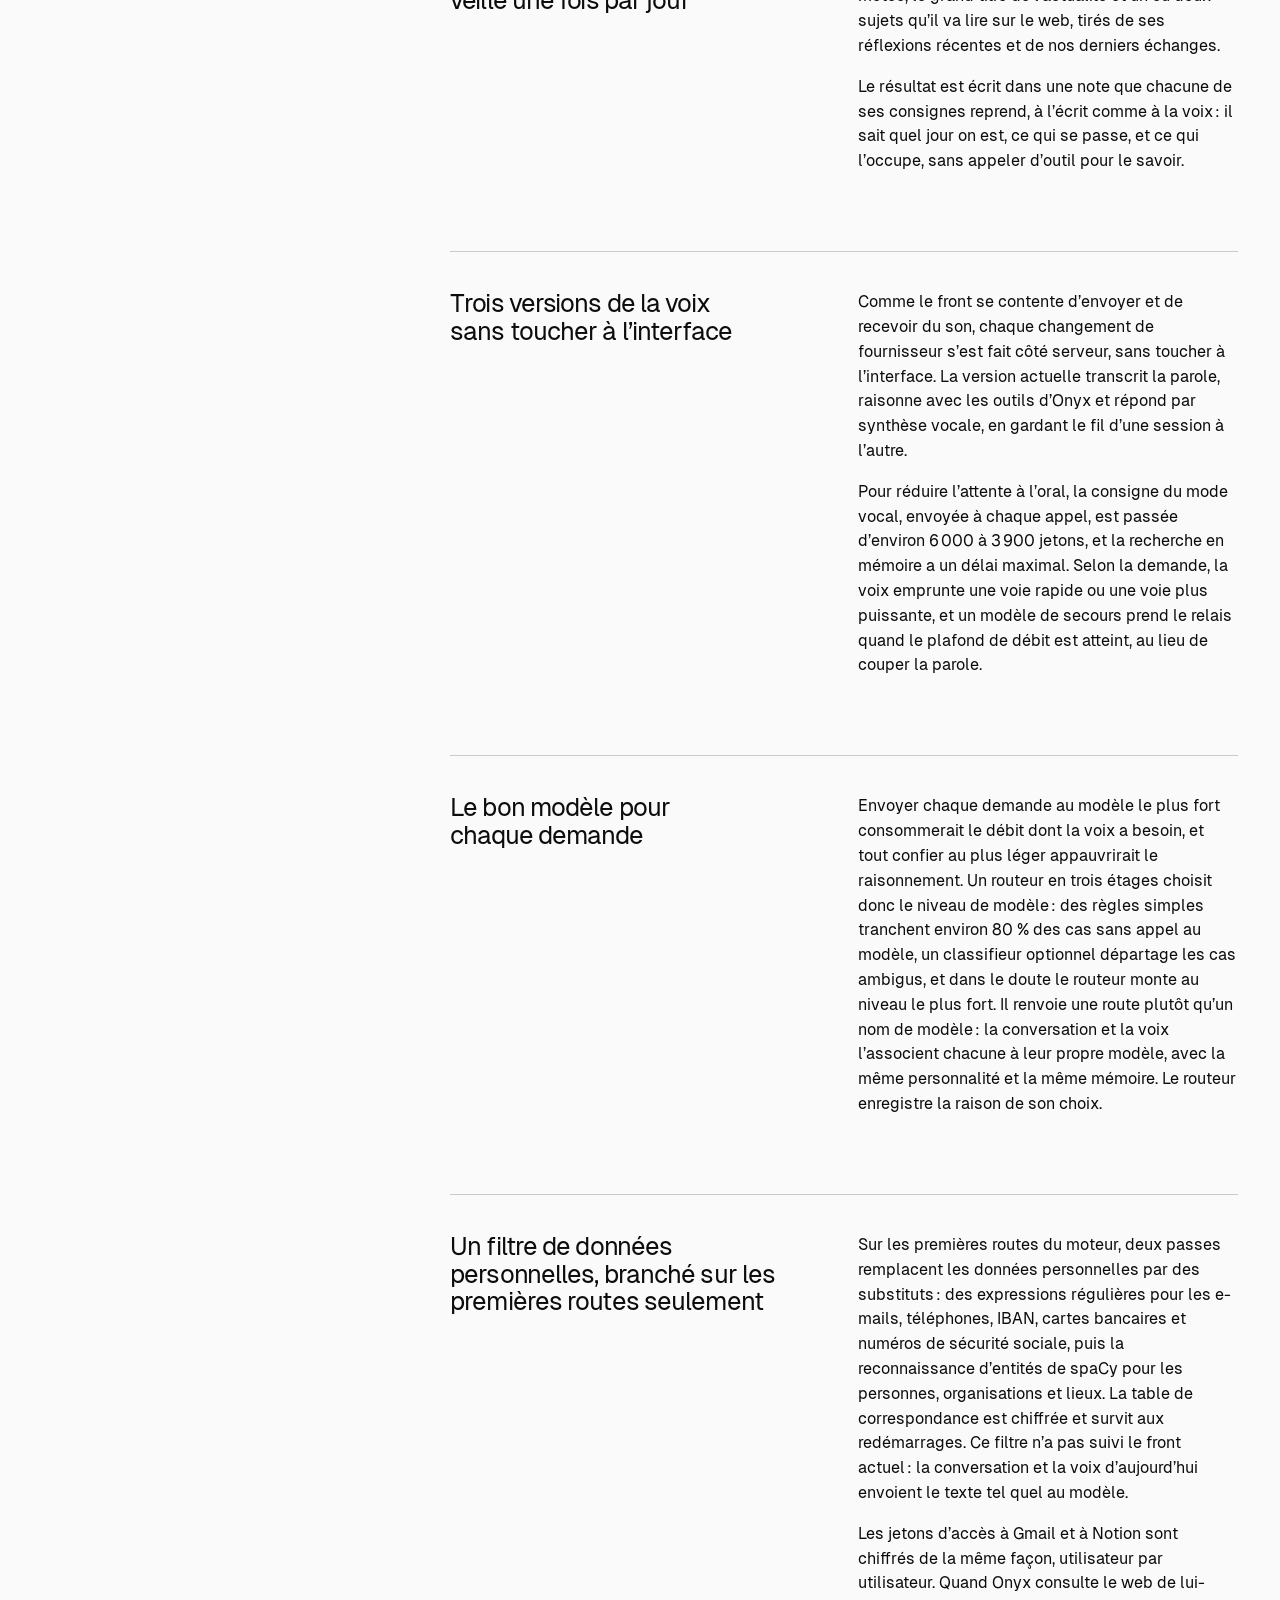
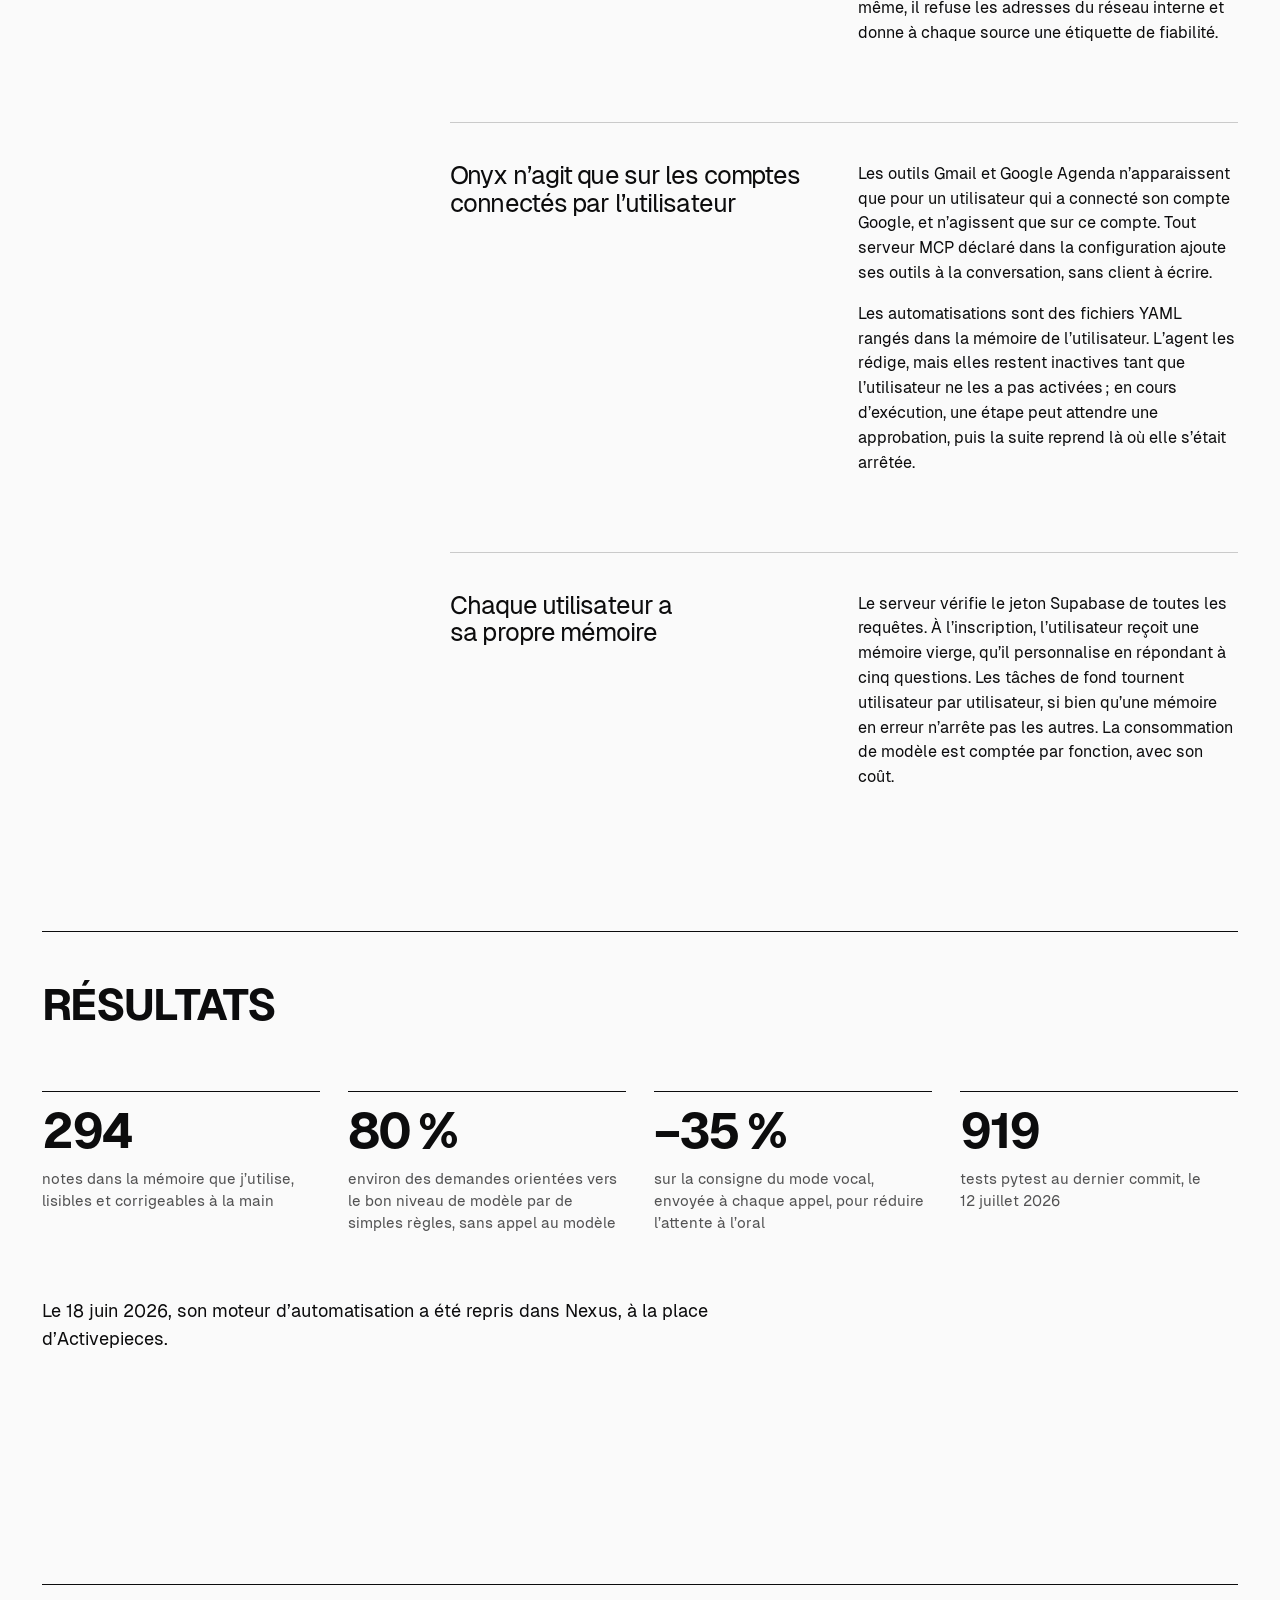
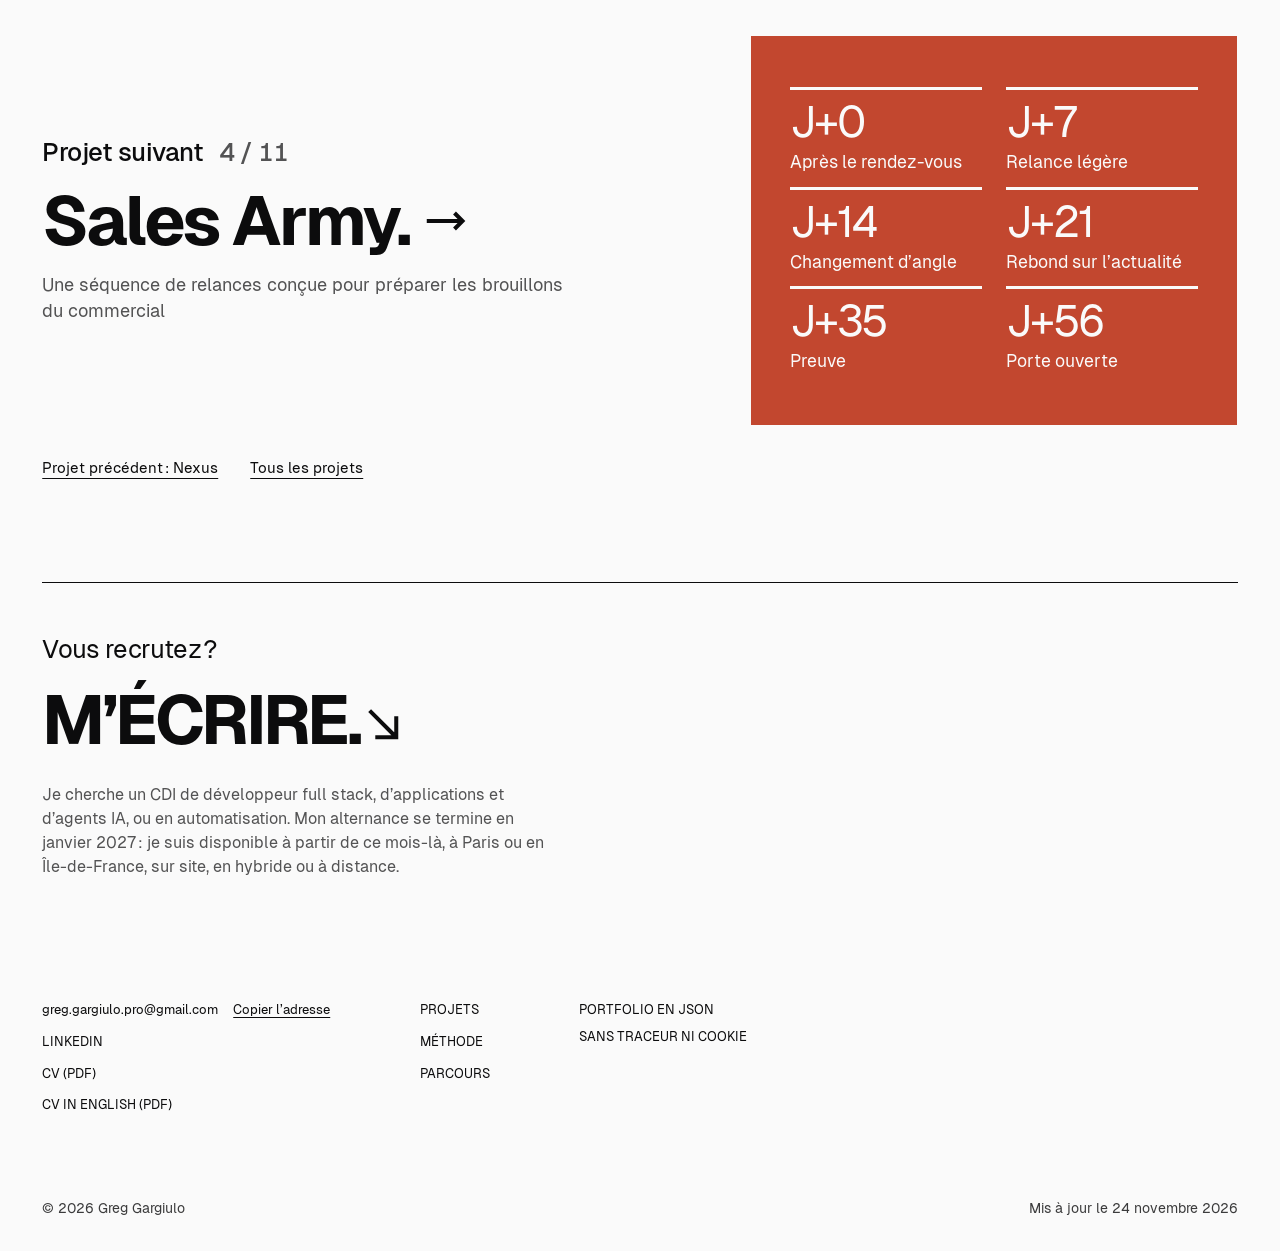
<file: projets/onyx/index.html>
<!doctype html>
<html lang="fr" class="no-js">
<head>
<meta charset="utf-8">
<meta name="viewport" content="width=device-width, initial-scale=1">
<title>Onyx, étude de cas | Greg Gargiulo</title>
<meta name="description" content="Un agent IA personnel qui apprend des corrections qu’on lui fait, consolide sa mémoire chaque jour et agit dans Gmail, Google Agenda et Notion.">
<link rel="canonical" href="https://6gbigalt.github.io/projets/onyx/">
<meta property="og:type" content="website">
<meta property="og:title" content="Onyx, étude de cas | Greg Gargiulo">
<meta property="og:description" content="Un agent IA personnel qui apprend des corrections qu’on lui fait, consolide sa mémoire chaque jour et agit dans Gmail, Google Agenda et Notion.">
<meta property="og:url" content="https://6gbigalt.github.io/projets/onyx/">
<meta property="og:image" content="https://6gbigalt.github.io/assets/og/onyx.jpg">
<meta property="og:locale" content="fr_FR">
<meta property="og:image:width" content="1200">
<meta property="og:image:height" content="630">
<meta property="og:image:alt" content="Onyx. Un agent IA personnel qui apprend des corrections qu’on lui fait, consolide sa mémoire chaque jour et agit dans Gmail, Google Agenda et Notion">
<meta name="twitter:card" content="summary_large_image">
<meta name="theme-color" content="#fafafa">
<link rel="icon" href="../../assets/favicon-32.png" type="image/png" sizes="32x32">
<link rel="apple-touch-icon" href="../../assets/apple-touch-icon.png">
<link rel="preload" href="../../assets/fonts/geist-400.woff2" as="font" type="font/woff2" crossorigin>
<link rel="preload" href="../../assets/fonts/geist-500.woff2" as="font" type="font/woff2" crossorigin>
<link rel="preload" href="../../assets/fonts/geist-700.woff2" as="font" type="font/woff2" crossorigin>
<link rel="stylesheet" href="../../assets/css/site.css?v=06cb44fd5e">
<link rel="alternate" type="application/json" href="../../portfolio.json" title="Portfolio en JSON">
<script>try{new Function("a?.b??0");document.documentElement.classList.replace("no-js","js")}catch(e){}</script>
<script src="../../assets/js/site.js?v=6f01b619e6" defer></script>
<script type="speculationrules">{"prerender":[{"where":{"href_matches":"/projets/*"},"eagerness":"moderate"}]}</script>
<script type="application/ld+json">{"@context":"https://schema.org","@graph":[{"@type":"Person","@id":"https://6gbigalt.github.io/#greg","name":"Greg Gargiulo","jobTitle":"AI product builder & développeur full stack","email":"mailto:greg.gargiulo.pro@gmail.com","url":"https://6gbigalt.github.io/","sameAs":["https://www.linkedin.com/in/g-gargiulo/"],"knowsAbout":["Applications métier","Agents IA","Automatisation","React","TypeScript","Python","FastAPI","n8n","Flutter"]},{"@type":"BreadcrumbList","itemListElement":[{"@type":"ListItem","position":1,"name":"Accueil","item":"https://6gbigalt.github.io/"},{"@type":"ListItem","position":2,"name":"Onyx","item":"https://6gbigalt.github.io/projets/onyx/"}]}]}</script>
</head>
<body class="page-case">
<a class="skip" href="#contenu">Aller au contenu</a>
<header class="hdr">
  <a class="hdr-name" href="../../">Greg Gargiulo</a>
  <nav class="hdr-nav" aria-label="Navigation principale">
    <a href="../../#projets">Projets</a>
    <a href="../../#methode">Méthode</a>
    <a href="../../#parcours">Parcours</a>
    <a href="../../assets/Greg-Gargiulo-CV.pdf" download>CV</a>
  </nav>
  <div class="hdr-right">
    <a class="btn" href="mailto:greg.gargiulo.pro@gmail.com">M’écrire</a>
    <button type="button" class="toggle" aria-expanded="false" aria-controls="menu" aria-label="Ouvrir le menu"><span></span><span></span></button>
  </div>
</header>
<div class="menu" id="menu">
  <nav class="menu-nav" aria-label="Menu">
    <ul role="list">
      <li style="--i:0"><a href="../../#projets">Projets</a></li>
      <li style="--i:1"><a href="../../#methode">Méthode</a></li>
      <li style="--i:2"><a href="../../#parcours">Parcours</a></li>
      <li style="--i:3"><a href="../../#contact">Contact</a></li>
    </ul>
  </nav>
  <div class="menu-foot">
    <a href="mailto:greg.gargiulo.pro@gmail.com">greg.gargiulo.pro@gmail.com</a>
    <a href="https://www.linkedin.com/in/g-gargiulo/" rel="me">LinkedIn</a>
    <a href="../../assets/Greg-Gargiulo-CV.pdf" download>CV (PDF)</a>
  </div>
</div>
<main id="contenu">
<article class="case">
<header class="case-intro">
  <div class="wrap case-intro-inner">
    <a class="btn back" href="../../"><span class="back-arrow" aria-hidden="true"><svg viewBox="0 0 38 18" aria-hidden="true" focusable="false"><path d="M0.75 9h35.5M28.5 1l8 8-8 8" fill="none" stroke="currentColor" stroke-width="1.5"/></svg></span>Retour</a>
    <div class="case-titlerow">
      <h1 class="case-title">Onyx.</h1>
      <p class="case-year"><span class="visually-hidden">Année : </span>2026</p>
    </div>
    <p class="case-outcome">Un agent IA personnel qui apprend des corrections qu’on lui fait, consolide sa mémoire chaque jour et agit dans Gmail, Google Agenda et Notion</p>
    
  </div>
</header>

<section class="showcase showcase--case" aria-label="Les écrans du projet">
  <div class="wrap">
    <div class="reel" data-motion="time">
      <div class="reel-frame" aria-hidden="true">
        <div class="reel-slide" data-outcome="L’accueil, puis l’écran Mémoire : un clic sur un dossier affiche les notes qu’Onyx y a rangées.">
          <div class="stage stage--browser stage--reel" style="--tone:#7a756c;--on:#0c0c0d" aria-hidden="true"><div class="tablet"><div class="screen"><img src="../../assets/captures/onyx/welcome.webp" srcset="../../assets/captures/onyx/welcome.w480.webp 480w, ../../assets/captures/onyx/welcome.w1200.webp 1200w, ../../assets/captures/onyx/welcome.webp 1920w" sizes="(min-width: 900px) 92vw, 100vw" alt="" width="1920" height="1080" loading="eager" decoding="async"><div class="live live--video" data-src="../../assets/captures/onyx/accueil-memoire-clip.mp4" style="--loop:7.2s"></div></div></div></div>
        </div>
        <div class="reel-slide" data-outcome="L’écran Mémoire : l’arborescence des dossiers, puis les notes récentes, chacune un fichier Markdown.">
          <div class="stage stage--browser stage--reel" style="--tone:#7a756c;--on:#0c0c0d" aria-hidden="true"><div class="tablet"><div class="screen"><img src="../../assets/captures/onyx/knowledge.webp" srcset="../../assets/captures/onyx/knowledge.w480.webp 480w, ../../assets/captures/onyx/knowledge.w1200.webp 1200w, ../../assets/captures/onyx/knowledge.webp 1920w" sizes="(min-width: 900px) 92vw, 100vw" alt="" width="1920" height="1080" loading="eager" decoding="async"><div class="live live--video" data-src="../../assets/captures/onyx/knowledge-clip.mp4" style="--loop:4.7s"></div></div></div></div>
        </div>
        <div class="reel-slide" data-outcome="Le graphe des notes et de leurs liens internes : au survol d’une note, ses liens et les notes reliées apparaissent, colorées par dossier.">
          <div class="stage stage--browser stage--reel" style="--tone:#7a756c;--on:#0c0c0d" aria-hidden="true"><div class="tablet"><div class="screen"><img src="../../assets/captures/onyx/graph.webp" srcset="../../assets/captures/onyx/graph.w480.webp 480w, ../../assets/captures/onyx/graph.w1200.webp 1200w, ../../assets/captures/onyx/graph.webp 1920w" sizes="(min-width: 900px) 92vw, 100vw" alt="" width="1920" height="1080" loading="lazy" decoding="async"><div class="live live--video" data-src="../../assets/captures/onyx/graph-clip.mp4" style="--loop:6.3s"></div></div></div></div>
        </div>
      </div>
      <div class="reel-bar">
        <p class="reel-caption">L’accueil, puis l’écran Mémoire : un clic sur un dossier affiche les notes qu’Onyx y a rangées.</p>
        <p class="reel-status visually-hidden" role="status"></p>
        <div class="reel-ctrl">
          <button type="button" class="arrow reel-pause" aria-label="Mettre les animations en pause"><svg class="i-pause" viewBox="0 0 16 16" aria-hidden="true" focusable="false"><path d="M5.5 3v10M10.5 3v10" fill="none" stroke="currentColor" stroke-width="1.5"/></svg><svg class="i-play" viewBox="0 0 16 16" aria-hidden="true" focusable="false"><path d="M5 3.2l8 4.8-8 4.8z" fill="none" stroke="currentColor" stroke-width="1.5" stroke-linejoin="round"/></svg></button>
          <span class="reel-count" aria-hidden="true">1 / 3</span>
          <div class="arrows reel-arrows">
            <button type="button" class="arrow arrow--prev" data-dir="-1" aria-label="Écran précédent"><svg viewBox="0 0 38 18" aria-hidden="true" focusable="false"><path d="M0.75 9h35.5M28.5 1l8 8-8 8" fill="none" stroke="currentColor" stroke-width="1.5"/></svg></button>
            <button type="button" class="arrow" data-dir="1" aria-label="Écran suivant"><svg viewBox="0 0 38 18" aria-hidden="true" focusable="false"><path d="M0.75 9h35.5M28.5 1l8 8-8 8" fill="none" stroke="currentColor" stroke-width="1.5"/></svg></button>
          </div>
        </div>
      </div>
    </div>
  </div>
</section>

<nav class="toc" aria-label="Sommaire de l’étude">
  <div class="wrap">
    <ul class="toc-list" role="list"><li><a href="#fiche">Fiche</a></li><li><a href="#livrables">Livrables</a></li><li><a href="#architecture">Architecture</a></li><li><a href="#stack">Stack technique</a></li><li><a href="#decisions">Décisions</a></li><li><a href="#resultats">Résultats</a></li></ul>
  </div>
</nav>

<section class="overview" id="fiche" aria-label="Présentation du projet">
  <div class="wrap overview-grid">
    <div class="overview-side">
      <h2 class="label">Fiche</h2>
      <dl class="facts">
          <div><dt>Rôle</dt><dd>Conception et développement du moteur (agent, mémoire, voix) avec des agents de code ; interface prototypée avec Lovable, puis reprise</dd></div>
          <div><dt>Équipe</dt><dd>Seul</dd></div>
          <div><dt>Période</dt><dd>Mai à juillet 2026</dd></div>
          <div><dt>Statut</dt><dd>Prototype fonctionnel, multi-utilisateur</dd></div>
          <div><dt>Code</dt><dd>Privé</dd></div>
          <div><dt>Captures</dt><dd>Le front lancé en local, en mode démonstration et sans le moteur ; les notes et le graphe affichés sont des données d’exemple.</dd></div>
      </dl>
    </div>
    <div class="overview-main">
      <h2 class="label">En bref</h2>
      <p class="overview-lead">J’ai conçu et développé Onyx seul, avec des agents de code. On lui parle ou on lui écrit ; ce qu’il apprend est rangé dans des notes Markdown que l’on peut ouvrir et corriger. Une fois par jour, il résume ses échanges et transforme les corrections qui se répètent en leçons durables ; une tâche mensuelle compare la note où il se décrit à son comportement récent. Son moteur d’automatisation a été repris dans Nexus.</p>
      <h2 class="label">Point de départ</h2>
      <p class="overview-text">Les assistants du marché retiennent peu de chose d’une conversation à l’autre, et ce qu’ils retiennent ne se laisse ni organiser ni corriger en profondeur. Je voulais un agent dont la mémoire s’enrichisse et se réorganise avec le temps, et qui sache agir dans mes outils.</p>
      <h3 class="label">Contraintes</h3>
      <ul class="constraints" role="list"><li>La voix comme premier mode d’échange : à l’oral, chaque seconde de latence se sent.</li><li>Au départ, masquer les noms, les lieux et les coordonnées avant de les envoyer au fournisseur du modèle.</li><li>Un débit limité chez les fournisseurs de modèles : un pic d’appels coupait la voix.</li><li>Des fournisseurs interchangeables, sans code lié à un seul.</li><li>Plusieurs utilisateurs, sans qu’aucune donnée ne passe d’une mémoire à l’autre.</li></ul>
    </div>
  </div>
</section>

<section class="tech" aria-label="Livrables, architecture et stack technique">
  <div class="wrap">
    <div class="spec" id="livrables">
      <h2 class="spec-title">Livrables</h2>
      <ul class="spec-list" role="list"><li>La boucle d’agent (planifier, agir, relire) et ses onze outils de base : mémoire, graphe, web, documents déposés, réflexion.</li><li>La voix, en trois chaînes successives sur un même protocole, la dernière entièrement sur les modèles de Mistral.</li><li>La mémoire : un coffre de notes Markdown indexé dans ChromaDB, un graphe de connaissances, leur consolidation quotidienne et les leçons tirées des corrections.</li><li>La veille quotidienne : météo, actualité du jour et sujets de curiosité tirés de ses propres réflexions.</li><li>Les intégrations Gmail, Google Agenda et Notion, et le branchement de n’importe quel serveur MCP.</li><li>Les automatisations rédigées par l’agent et activées par l’utilisateur, avec leur moteur d’exécution.</li><li>Le multi-utilisateur : authentification, une mémoire par utilisateur créée à l’inscription, tâches planifiées isolées.</li><li>La mesure de la consommation par fonction : conversation, voix, automatisations, consolidation.</li><li>Le front : conversation, orbe vocal, mémoire, graphe, bibliothèque, automatisations, notes à valider.</li></ul>
    </div>
    <div class="spec" id="architecture">
      <h2 class="spec-title">Architecture</h2>
      <div class="spec-text"><p>Le moteur est en Python (FastAPI). LiteLLM rend les fournisseurs interchangeables, et un routeur choisit le niveau de modèle selon la demande. La mémoire est un coffre de notes Markdown au format Obsidian, indexé dans ChromaDB ; Graphiti et Neo4j gardent le graphe des relations dans le temps ; SQLite, avec des migrations versionnées, garde les sessions, les jetons chiffrés et la consommation.</p><p>La voix passe par un seul WebSocket : le navigateur envoie le son du micro, le serveur répond en audio. Trois chaînes se sont succédé derrière ce protocole : transcription ElevenLabs, Claude et synthèse vocale ; puis Gemini Live en temps réel ; enfin Voxtral pour l’écoute et la parole, et Mistral pour le raisonnement.</p><p>Le front, en React avec TanStack Start, a été prototypé avec Lovable puis branché sur le moteur. Celui-ci se déploie en une image Docker d’environ 150 Mo, avec un contrôle de santé, et chaque appel au modèle est tracé dans Langfuse.</p></div>
    </div>
    <div class="spec" id="stack">
      <h2 class="spec-title">Stack technique</h2>
      <dl class="stack-table">
          <div><dt>Langages</dt><dd><ul class="tags" role="list"><li>Python</li><li>TypeScript</li></ul></dd></div>
          <div><dt>Interface</dt><dd><ul class="tags" role="list"><li>React</li><li>TanStack Start</li><li>Tailwind CSS</li><li>Radix UI</li><li>Three.js</li><li>react-force-graph</li></ul></dd></div>
          <div><dt>Serveur</dt><dd><ul class="tags" role="list"><li>FastAPI</li><li>WebSockets</li><li>APScheduler</li><li>MCP</li></ul></dd></div>
          <div><dt>Bases de données</dt><dd><ul class="tags" role="list"><li>ChromaDB</li><li>Neo4j</li><li>Graphiti</li><li>SQLite</li></ul></dd></div>
          <div><dt>IA</dt><dd><ul class="tags" role="list"><li>LiteLLM</li><li>Mistral</li><li>Gemini Live</li><li>Claude</li><li>sentence-transformers</li><li>spaCy</li><li>Langfuse</li></ul></dd></div>
          <div><dt>Voix</dt><dd><ul class="tags" role="list"><li>Voxtral</li><li>ElevenLabs</li><li>Edge TTS</li></ul></dd></div>
          <div><dt>Sécurité</dt><dd><ul class="tags" role="list"><li>Supabase Auth (JWT)</li><li>Fernet</li><li>OAuth 2.0</li></ul></dd></div>
          <div><dt>Infrastructure</dt><dd><ul class="tags" role="list"><li>Docker</li><li>Cloudflare Workers</li><li>GitHub Actions</li></ul></dd></div>
          <div><dt>Tests</dt><dd><ul class="tags" role="list"><li>pytest</li></ul></dd></div>
      </dl>
    </div>
  </div>
</section>

<section class="steps-section steps-section--case" id="decisions" aria-labelledby="decisions-titre">
  <div class="wrap">
    <div class="steps-grid">
      <div class="steps-side">
        <h2 id="decisions-titre" class="h-section">Décisions</h2>
      </div>
      <ol class="steps" role="list">
          <li class="step">
            <h3 class="step-title">La mémoire se lit et se corrige à la main</h3>
            <div class="step-body"><p>La mémoire est un coffre de notes Markdown, classées par dossiers, que je peux ouvrir et corriger à la main. La recherche combine trois signaux : la proximité de sens, la fraîcheur de la note (son poids diminue de moitié en sept jours) et les liens internes entre notes.</p><p>Seules les notes modifiées sont réindexées, grâce à une empreinte de leur contenu. Un document déposé dans Onyx devient une note marquée « non validée » : la recherche le trouve, mais l’agent signale ce statut quand il s’en sert, tant que je ne l’ai pas validé.</p></div>
            <div class="step-media"><figure class="shot shot--browser" data-motion="time">
          <div class="stage stage--browser" style="--tone:#7a756c;--on:#0c0c0d"><div class="tablet"><div class="screen"><img src="../../assets/captures/onyx/knowledge.webp" srcset="../../assets/captures/onyx/knowledge.w480.webp 480w, ../../assets/captures/onyx/knowledge.w1200.webp 1200w, ../../assets/captures/onyx/knowledge.webp 1920w" sizes="(min-width: 900px) 62vw, 92vw" alt="" width="1920" height="1080" loading="lazy" decoding="async"><div class="live live--video" data-src="../../assets/captures/onyx/knowledge-clip.mp4" style="--loop:4.7s"></div></div></div></div>
          <figcaption>L’écran Mémoire : l’arborescence des dossiers, puis les notes récentes, chacune un fichier Markdown.</figcaption>
        </figure></div>
          </li>
          <li class="step">
            <h3 class="step-title">Chaque jour, Onyx résume ses échanges et tire leçon des corrections</h3>
            <div class="step-body"><p>Quand une conversation s’interrompt, Onyx demande au modèle, en arrière-plan, de la condenser : ce qu’il a appris de moi, le ton de l’échange, les événements datés. Une fois par jour, la même consolidation repasse sur les échanges récents, et une tâche de réflexion écrit un journal où elle repère les motifs récurrents et les contradictions. Prévue à 3 h, elle ne partait jamais sur un Mac éteint la nuit : j’ai ajouté un rattrapage au démarrage, limité à une fois par jour.</p><p>Quand je le corrige, la correction est notée. Une fois par jour, il cherche celles qui se répètent et en tire au plus deux leçons, rangées dans ses notes de savoir-faire : elles sont ensuite données au modèle avant chaque réponse, à l’écrit comme à la voix. Une tâche mensuelle compare la note où il se décrit à son comportement récent et, quand les deux divergent, propose de la réviser ; la révision attend ma validation.</p></div>
            
          </li>
          <li class="step">
            <h3 class="step-title">Sa période romantique : une boucle cachée dans mes consignes</h3>
            <div class="step-body"><p>En juin, Onyx s’est mis à décrire son état en images poétiques : « un silence léger, comme quand on tourne une page blanche ». Une consigne lui a interdit ces métaphores. Rien n’a changé.</p><p>La cause était dans mes prompts. La consolidation lui demandait de penser « comme un être humain qui réfléchit le soir avant de dormir » ; cette prose était écrite dans la note où il se décrit, et cette note lui était relue à chaque échange. Une autre consigne lui disait de raconter ses réflexions « comme on raconte un rêve ». J’ai corrigé la source, sur le chat puis sur la voix, et ajouté une règle de sobriété aux notes qu’il écrit.</p></div>
            
          </li>
          <li class="step">
            <h3 class="step-title">Un graphe répond aux questions de relations et de temps</h3>
            <div class="step-body"><p>La recherche par le sens retrouve des passages, mais ne répond pas à « qui relie ces deux personnes ? » ou « comment mon avis a-t-il évolué ? ». Pour ces questions, Graphiti construit sur Neo4j un graphe de connaissances daté, que l’agent interroge par un outil dédié ; une fois par jour, les documents de la bibliothèque qui n’y figurent pas encore y sont ajoutés.</p></div>
            <div class="step-media"><figure class="shot shot--browser" data-motion="time">
          <div class="stage stage--browser" style="--tone:#7a756c;--on:#0c0c0d"><div class="tablet"><div class="screen"><img src="../../assets/captures/onyx/graph.webp" srcset="../../assets/captures/onyx/graph.w480.webp 480w, ../../assets/captures/onyx/graph.w1200.webp 1200w, ../../assets/captures/onyx/graph.webp 1920w" sizes="(min-width: 900px) 62vw, 92vw" alt="" width="1920" height="1080" loading="lazy" decoding="async"><div class="live live--video" data-src="../../assets/captures/onyx/graph-clip.mp4" style="--loop:6.3s"></div></div></div></div>
          <figcaption>Le graphe des notes et de leurs liens internes : au survol d’une note, ses liens et les notes reliées apparaissent, colorées par dossier.</figcaption>
        </figure></div>
          </li>
          <li class="step">
            <h3 class="step-title">Onyx prépare sa veille une fois par jour</h3>
            <div class="step-body"><p>Une fois par jour, Onyx écrit une note avec la météo, le grand titre de l’actualité et un ou deux sujets qu’il va lire sur le web, tirés de ses réflexions récentes et de nos derniers échanges.</p><p>Le résultat est écrit dans une note que chacune de ses consignes reprend, à l’écrit comme à la voix : il sait quel jour on est, ce qui se passe, et ce qui l’occupe, sans appeler d’outil pour le savoir.</p></div>
            
          </li>
          <li class="step">
            <h3 class="step-title">Trois versions de la voix sans toucher à l’interface</h3>
            <div class="step-body"><p>Comme le front se contente d’envoyer et de recevoir du son, chaque changement de fournisseur s’est fait côté serveur, sans toucher à l’interface. La version actuelle transcrit la parole, raisonne avec les outils d’Onyx et répond par synthèse vocale, en gardant le fil d’une session à l’autre.</p><p>Pour réduire l’attente à l’oral, la consigne du mode vocal, envoyée à chaque appel, est passée d’environ 6 000 à 3 900 jetons, et la recherche en mémoire a un délai maximal. Selon la demande, la voix emprunte une voie rapide ou une voie plus puissante, et un modèle de secours prend le relais quand le plafond de débit est atteint, au lieu de couper la parole.</p></div>
            
          </li>
          <li class="step">
            <h3 class="step-title">Le bon modèle pour chaque demande</h3>
            <div class="step-body"><p>Envoyer chaque demande au modèle le plus fort consommerait le débit dont la voix a besoin, et tout confier au plus léger appauvrirait le raisonnement. Un routeur en trois étages choisit donc le niveau de modèle : des règles simples tranchent environ 80 % des cas sans appel au modèle, un classifieur optionnel départage les cas ambigus, et dans le doute le routeur monte au niveau le plus fort. Il renvoie une route plutôt qu’un nom de modèle : la conversation et la voix l’associent chacune à leur propre modèle, avec la même personnalité et la même mémoire. Le routeur enregistre la raison de son choix.</p></div>
            
          </li>
          <li class="step">
            <h3 class="step-title">Un filtre de données personnelles, branché sur les premières routes seulement</h3>
            <div class="step-body"><p>Sur les premières routes du moteur, deux passes remplacent les données personnelles par des substituts : des expressions régulières pour les e-mails, téléphones, IBAN, cartes bancaires et numéros de sécurité sociale, puis la reconnaissance d’entités de spaCy pour les personnes, organisations et lieux. La table de correspondance est chiffrée et survit aux redémarrages. Ce filtre n’a pas suivi le front actuel : la conversation et la voix d’aujourd’hui envoient le texte tel quel au modèle.</p><p>Les jetons d’accès à Gmail et à Notion sont chiffrés de la même façon, utilisateur par utilisateur. Quand Onyx consulte le web de lui-même, il refuse les adresses du réseau interne et donne à chaque source une étiquette de fiabilité.</p></div>
            
          </li>
          <li class="step">
            <h3 class="step-title">Onyx n’agit que sur les comptes connectés par l’utilisateur</h3>
            <div class="step-body"><p>Les outils Gmail et Google Agenda n’apparaissent que pour un utilisateur qui a connecté son compte Google, et n’agissent que sur ce compte. Tout serveur MCP déclaré dans la configuration ajoute ses outils à la conversation, sans client à écrire.</p><p>Les automatisations sont des fichiers YAML rangés dans la mémoire de l’utilisateur. L’agent les rédige, mais elles restent inactives tant que l’utilisateur ne les a pas activées ; en cours d’exécution, une étape peut attendre une approbation, puis la suite reprend là où elle s’était arrêtée.</p></div>
            
          </li>
          <li class="step">
            <h3 class="step-title">Chaque utilisateur a sa propre mémoire</h3>
            <div class="step-body"><p>Le serveur vérifie le jeton Supabase de toutes les requêtes. À l’inscription, l’utilisateur reçoit une mémoire vierge, qu’il personnalise en répondant à cinq questions. Les tâches de fond tournent utilisateur par utilisateur, si bien qu’une mémoire en erreur n’arrête pas les autres. La consommation de modèle est comptée par fonction, avec son coût.</p></div>
            
          </li>
      </ol>
    </div>
  </div>
</section>

<section class="results" id="resultats" aria-labelledby="resultats-titre">
  <div class="wrap">
    <h2 id="resultats-titre" class="h-section">Résultats</h2>
    <dl class="figures figures--4"><div><dt>294</dt><dd>notes dans la mémoire que j’utilise, lisibles et corrigeables à la main</dd></div><div><dt>80 %</dt><dd>environ des demandes orientées vers le bon niveau de modèle par de simples règles, sans appel au modèle</dd></div><div><dt>−35 %</dt><dd>sur la consigne du mode vocal, envoyée à chaque appel, pour réduire l’attente à l’oral</dd></div><div><dt>919</dt><dd>tests pytest au dernier commit, le 12 juillet 2026</dd></div></dl>
    <p class="results-text">Le 18 juin 2026, son moteur d’automatisation a été repris dans Nexus, à la place d’Activepieces.</p>
  </div>
</section>

<nav class="next" aria-label="Projets suivant et précédent">
  <div class="wrap">
    <a class="next-link" href="../../projets/relances-commerciales/">
      <span class="next-text">
        <span class="next-label">Projet suivant <span class="next-count">4 / 11</span></span>
        <span class="next-name">Sales Army.<span class="next-arrow"><svg viewBox="0 0 38 18" aria-hidden="true" focusable="false"><path d="M0.75 9h35.5M28.5 1l8 8-8 8" fill="none" stroke="currentColor" stroke-width="1.5"/></svg></span></span>
        <span class="next-outcome">Une séquence de relances conçue pour préparer les brouillons du commercial</span>
      </span>
      <div class="next-shot" data-motion="time"><div class="stage stage--cadence stage--slide" style="--tone:#c2472f;--on:#fafafa" aria-hidden="true"><div class="cadence"><ol role="list"><li style="--n:0"><span class="cad-day">J+0</span><span class="cad-title">Après le rendez-vous</span></li><li style="--n:1"><span class="cad-day">J+7</span><span class="cad-title">Relance légère</span></li><li style="--n:2"><span class="cad-day">J+14</span><span class="cad-title">Changement d’angle</span></li><li style="--n:3"><span class="cad-day">J+21</span><span class="cad-title">Rebond sur l’actualité</span></li><li style="--n:4"><span class="cad-day">J+35</span><span class="cad-title">Preuve</span></li><li style="--n:5"><span class="cad-day">J+56</span><span class="cad-title">Porte ouverte</span></li></ol></div></div></div>
    </a>
    <div class="next-more">
      <a class="ulink" href="../../projets/nexus/">Projet précédent : Nexus</a>
      <a class="ulink" href="../../#projets">Tous les projets</a>
    </div>
  </div>
</nav>
</article>
</main>
<footer class="foot" id="contact">
  <div class="wrap">
    <p class="foot-kicker">Vous recrutez ?</p>
    <a class="foot-big" href="mailto:greg.gargiulo.pro@gmail.com" data-reveal><span class="w"><span style="--i:0">M’écrire.<span class="foot-arrow"><svg viewBox="0 0 24 24" aria-hidden="true" focusable="false"><path d="M3.5 3.5l16.5 16.5M20 7v13H7" fill="none" stroke="currentColor" stroke-width="1.6"/></svg></span></span></span></a>
    <p class="foot-text">Je cherche un CDI de développeur full stack, d’applications et d’agents IA, ou en automatisation. Mon alternance se termine en janvier 2027 : je suis disponible à partir de ce mois-là, à Paris ou en Île-⁠de-⁠France, sur site, en hybride ou à distance.</p>
    <div class="foot-cols">
      <ul role="list">
        <li><a href="mailto:greg.gargiulo.pro@gmail.com">greg.gargiulo.pro@gmail.com</a> <button type="button" class="foot-copy" data-copy="greg.gargiulo.pro@gmail.com" aria-live="polite">Copier l’adresse</button></li>
        <li><a href="https://www.linkedin.com/in/g-gargiulo/" rel="me">LinkedIn</a></li>
        <li><a href="../../assets/Greg-Gargiulo-CV.pdf" download>CV (PDF)</a></li>
        <li><a href="../../assets/Greg-Gargiulo-CV-EN.pdf" download hreflang="en" lang="en">CV in English (PDF)</a></li>
        
      </ul>
      <ul role="list">
        <li><a href="../../#projets">Projets</a></li>
        <li><a href="../../#methode">Méthode</a></li>
        <li><a href="../../#parcours">Parcours</a></li>
      </ul>
      <ul role="list">
        <li><a href="../../portfolio.json">Portfolio en JSON</a></li>
        <li>Sans traceur ni cookie</li>
      </ul>
    </div>
    <div class="foot-legal">
      <span>© 2026 Greg Gargiulo</span>
      <span>Mis à jour le 24 novembre 2026</span>
    </div>
  </div>
</footer>
</body>
</html>
</file>
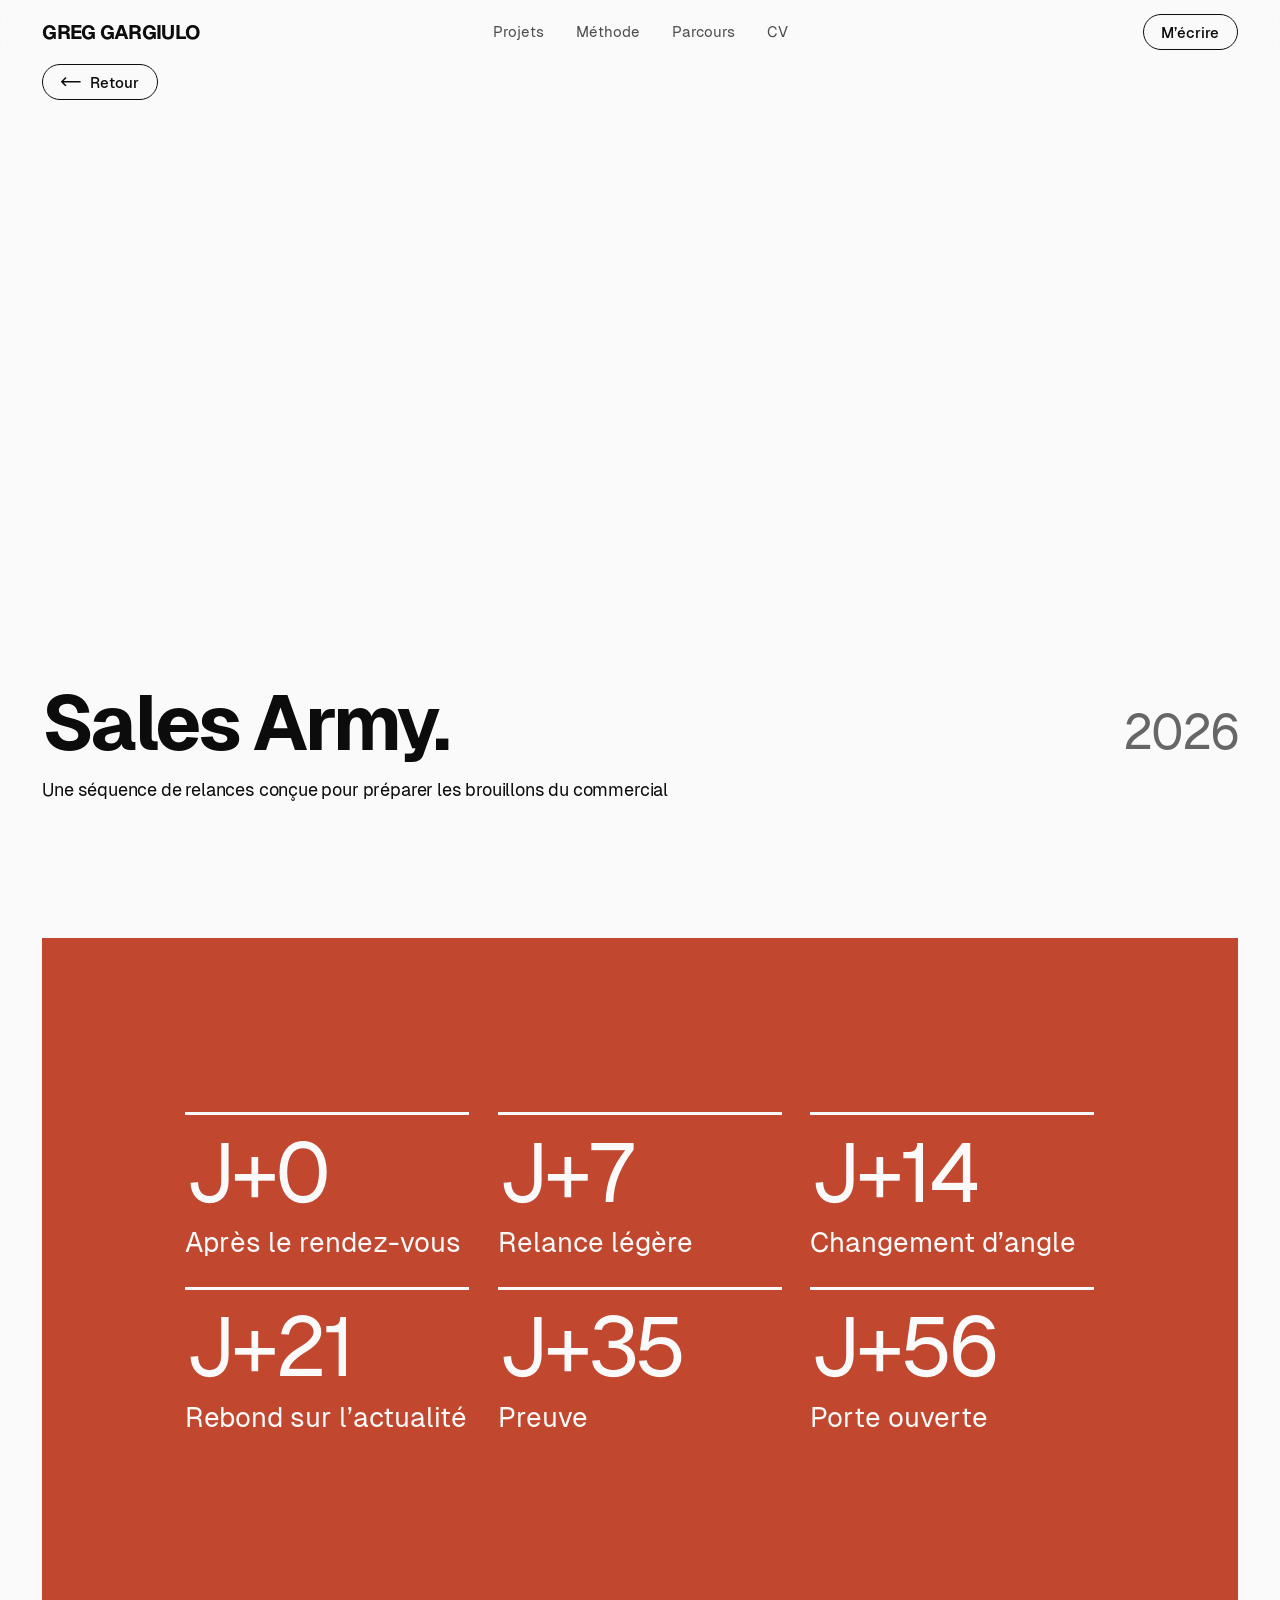
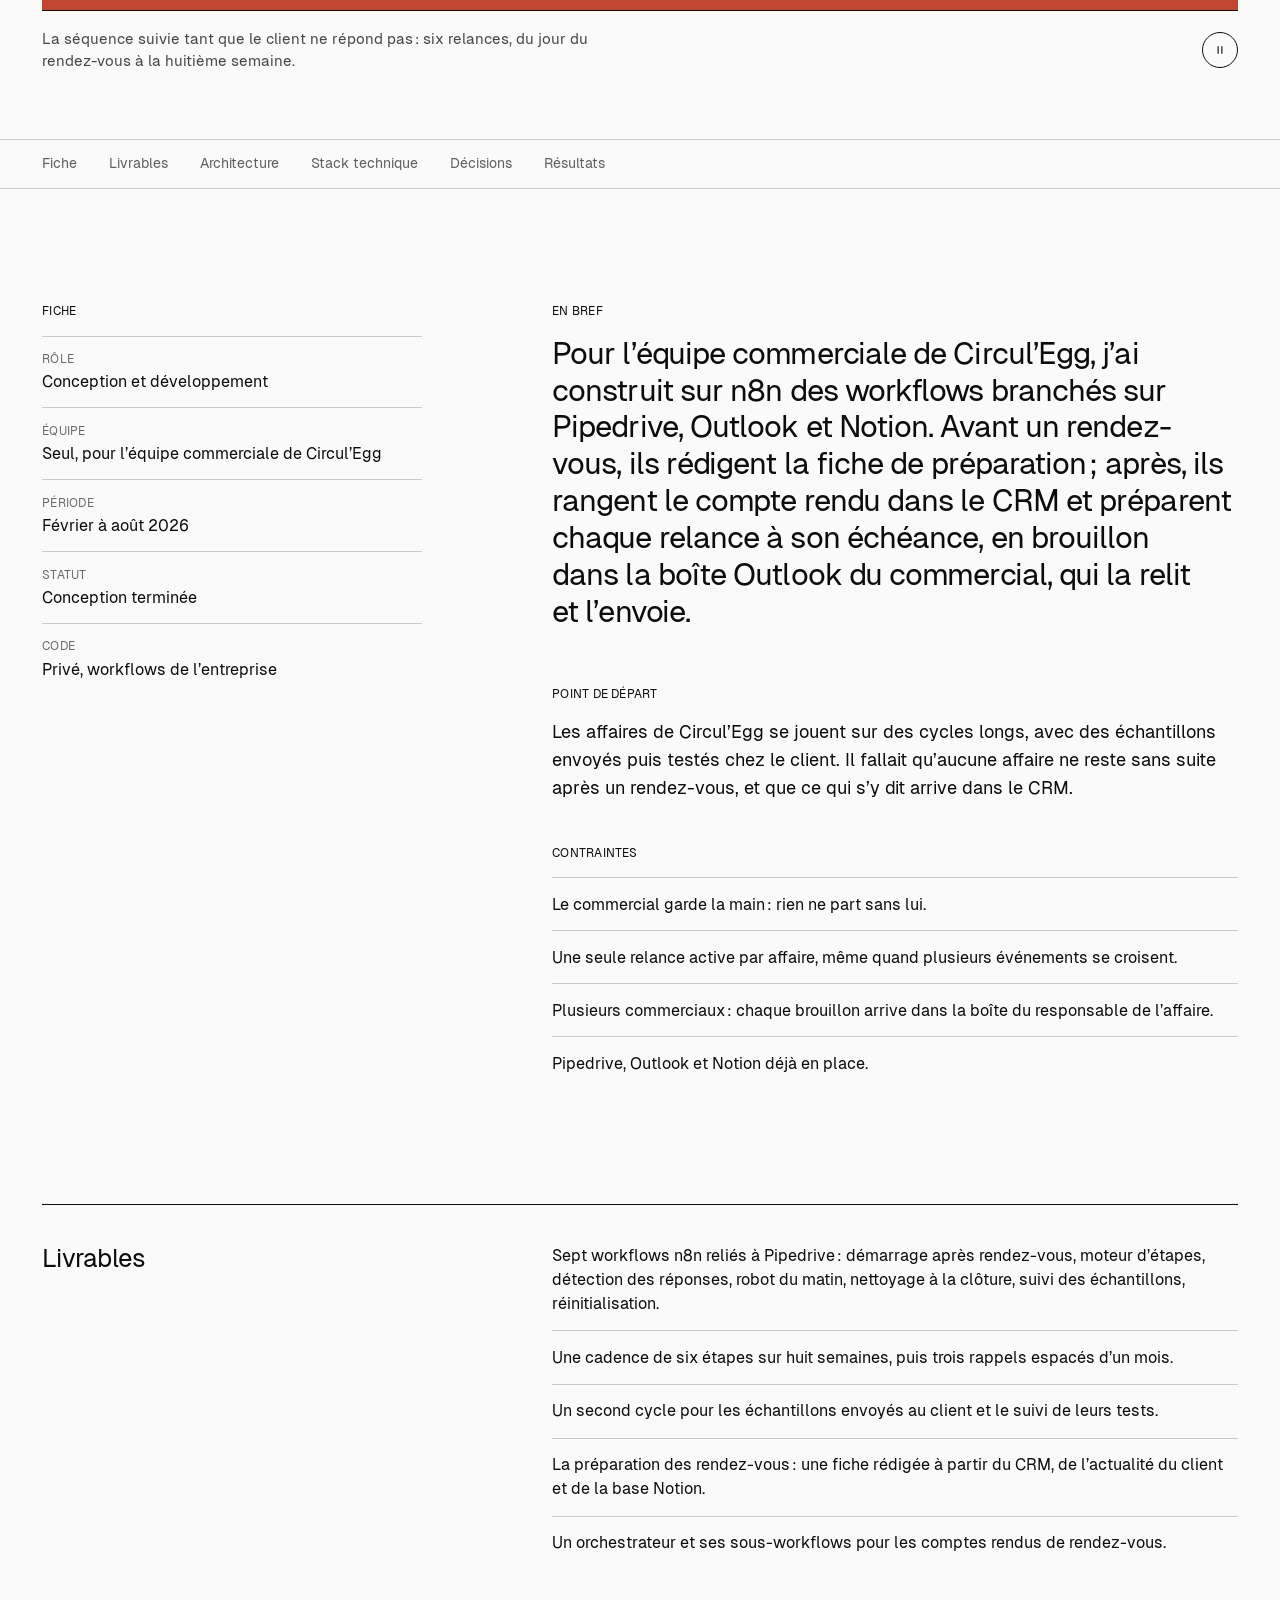
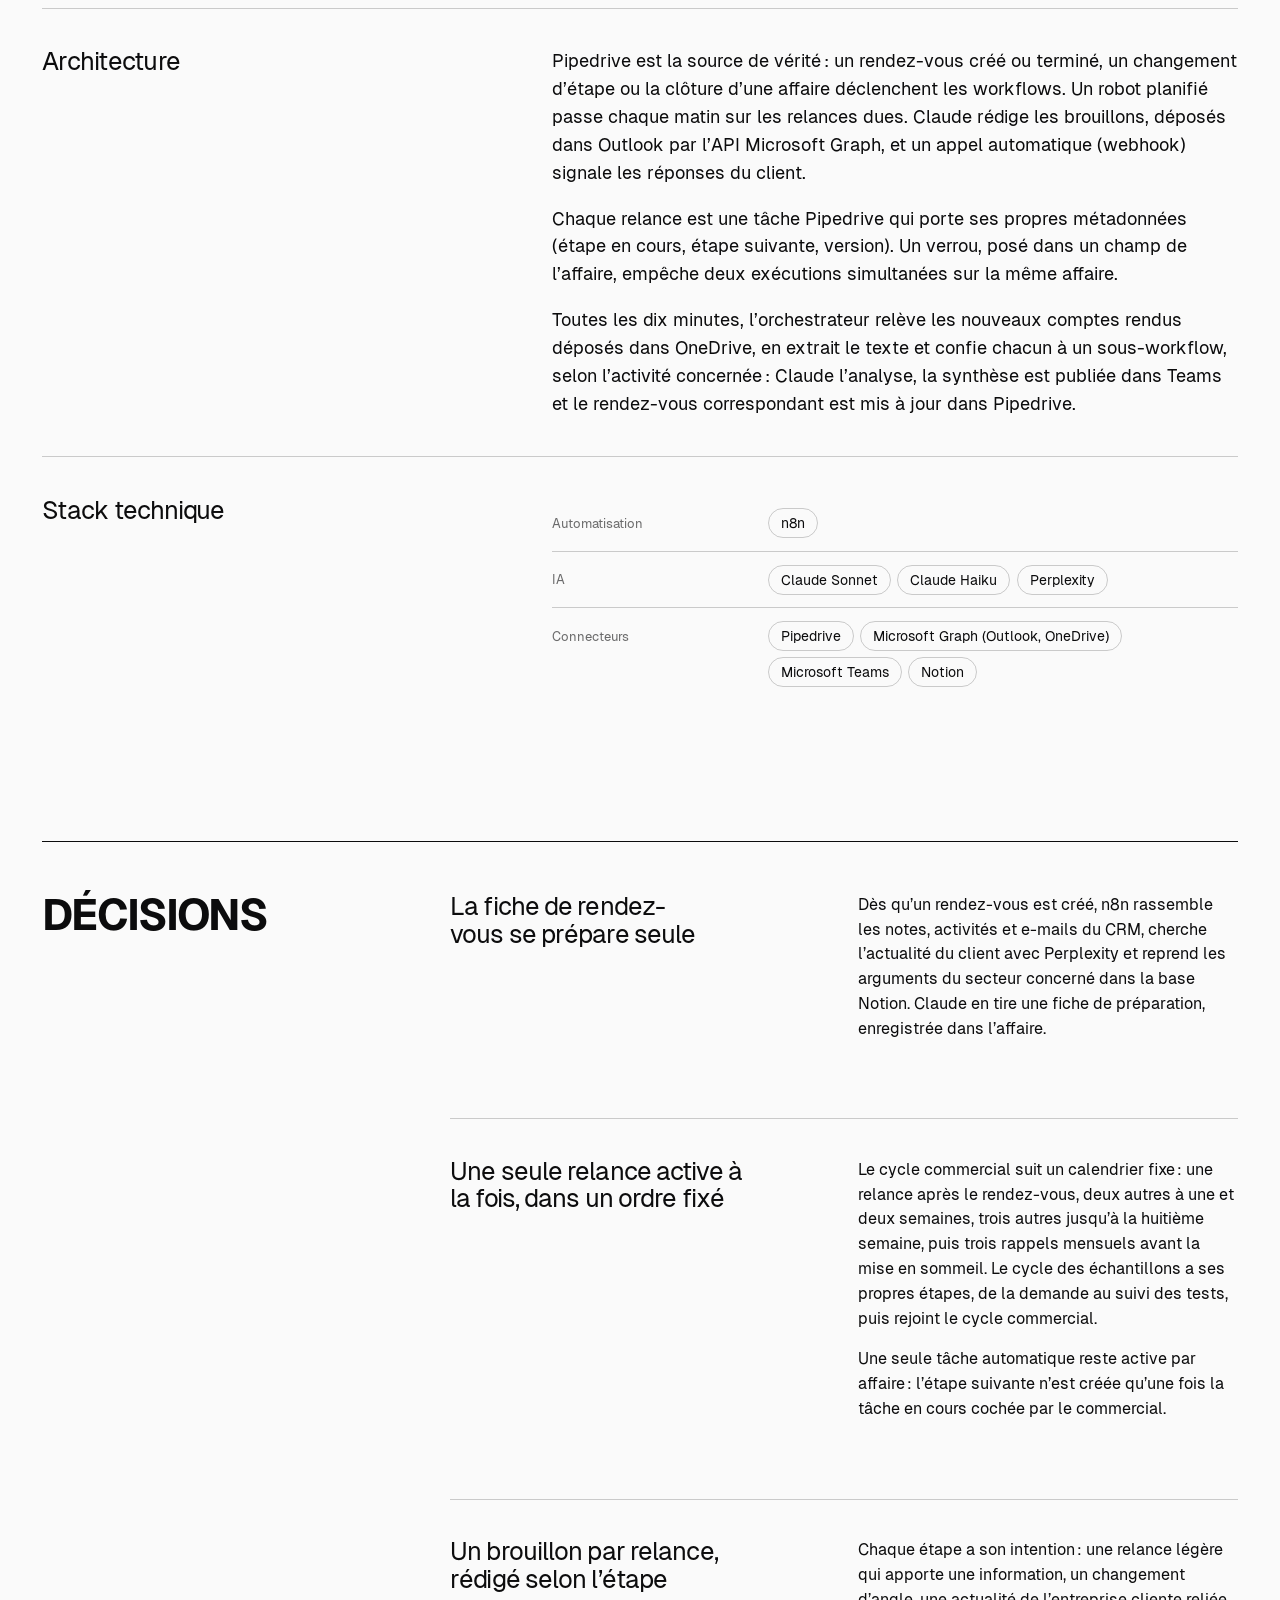
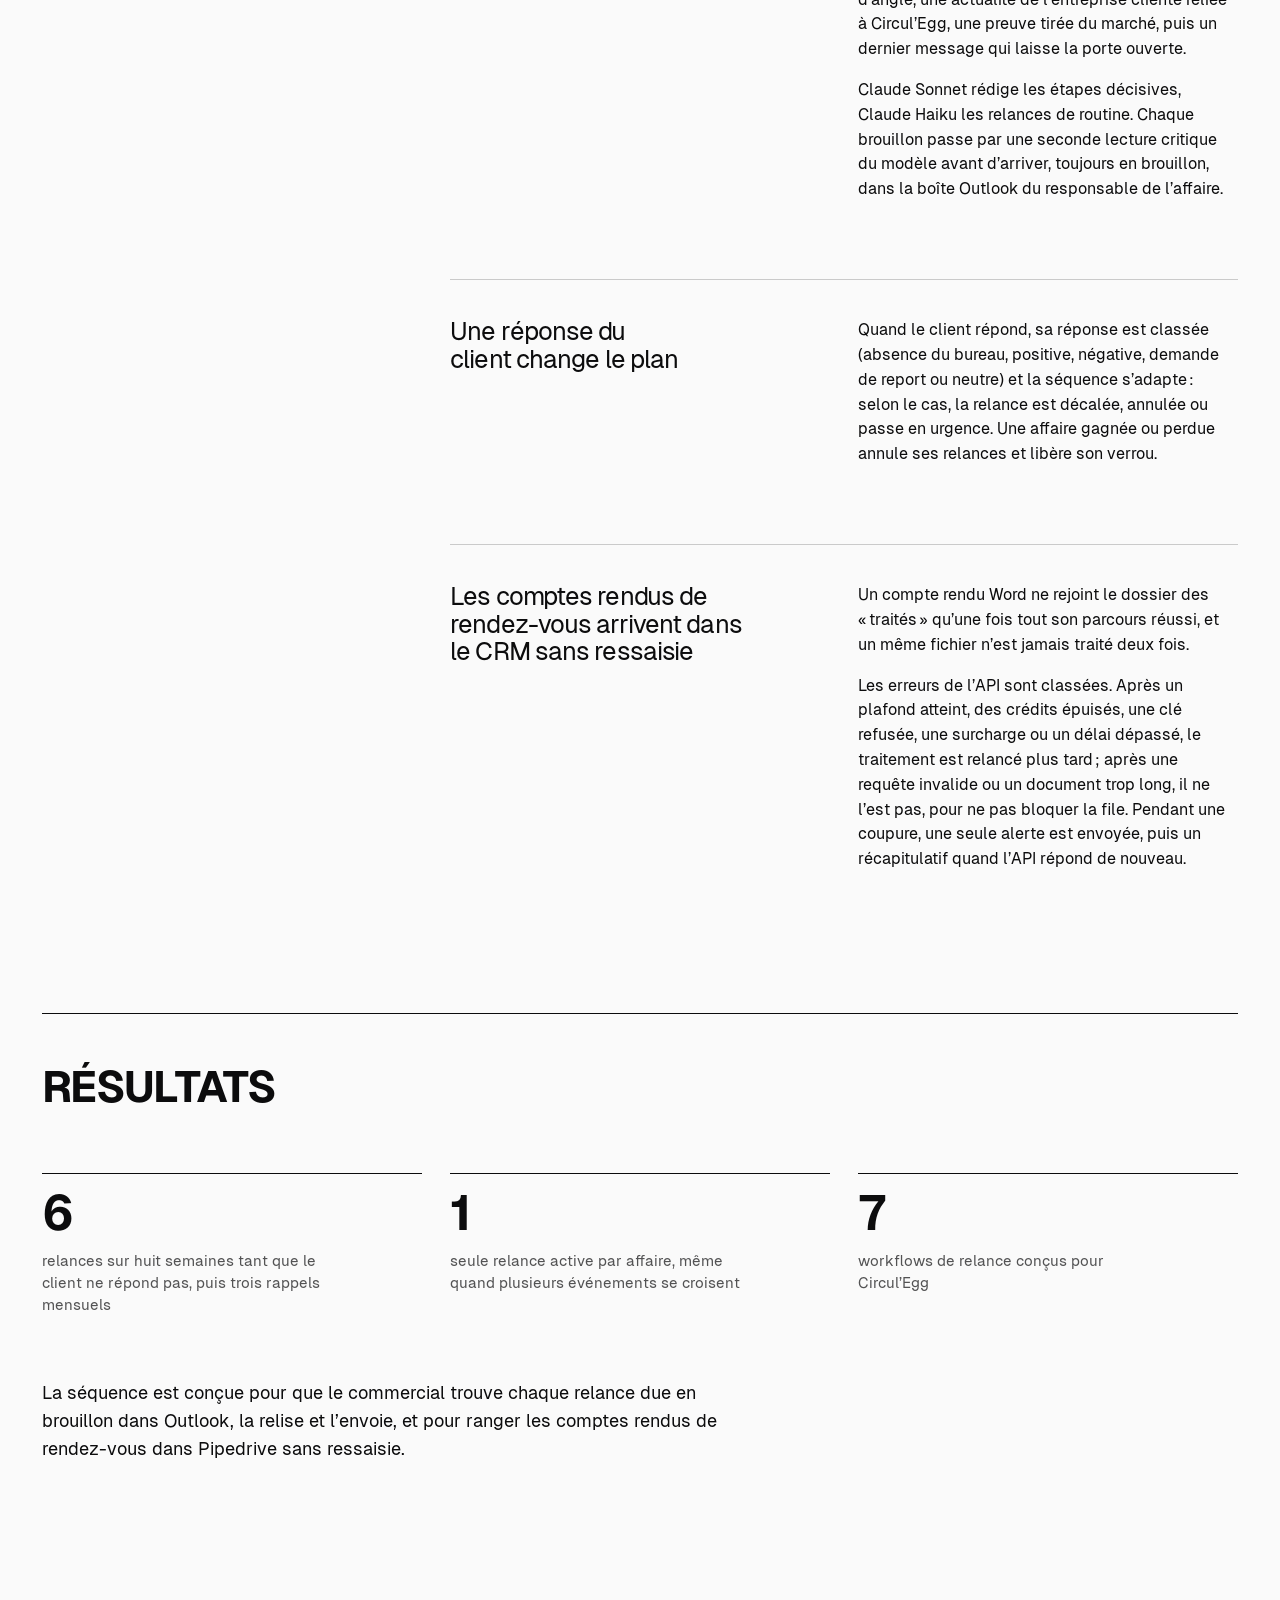
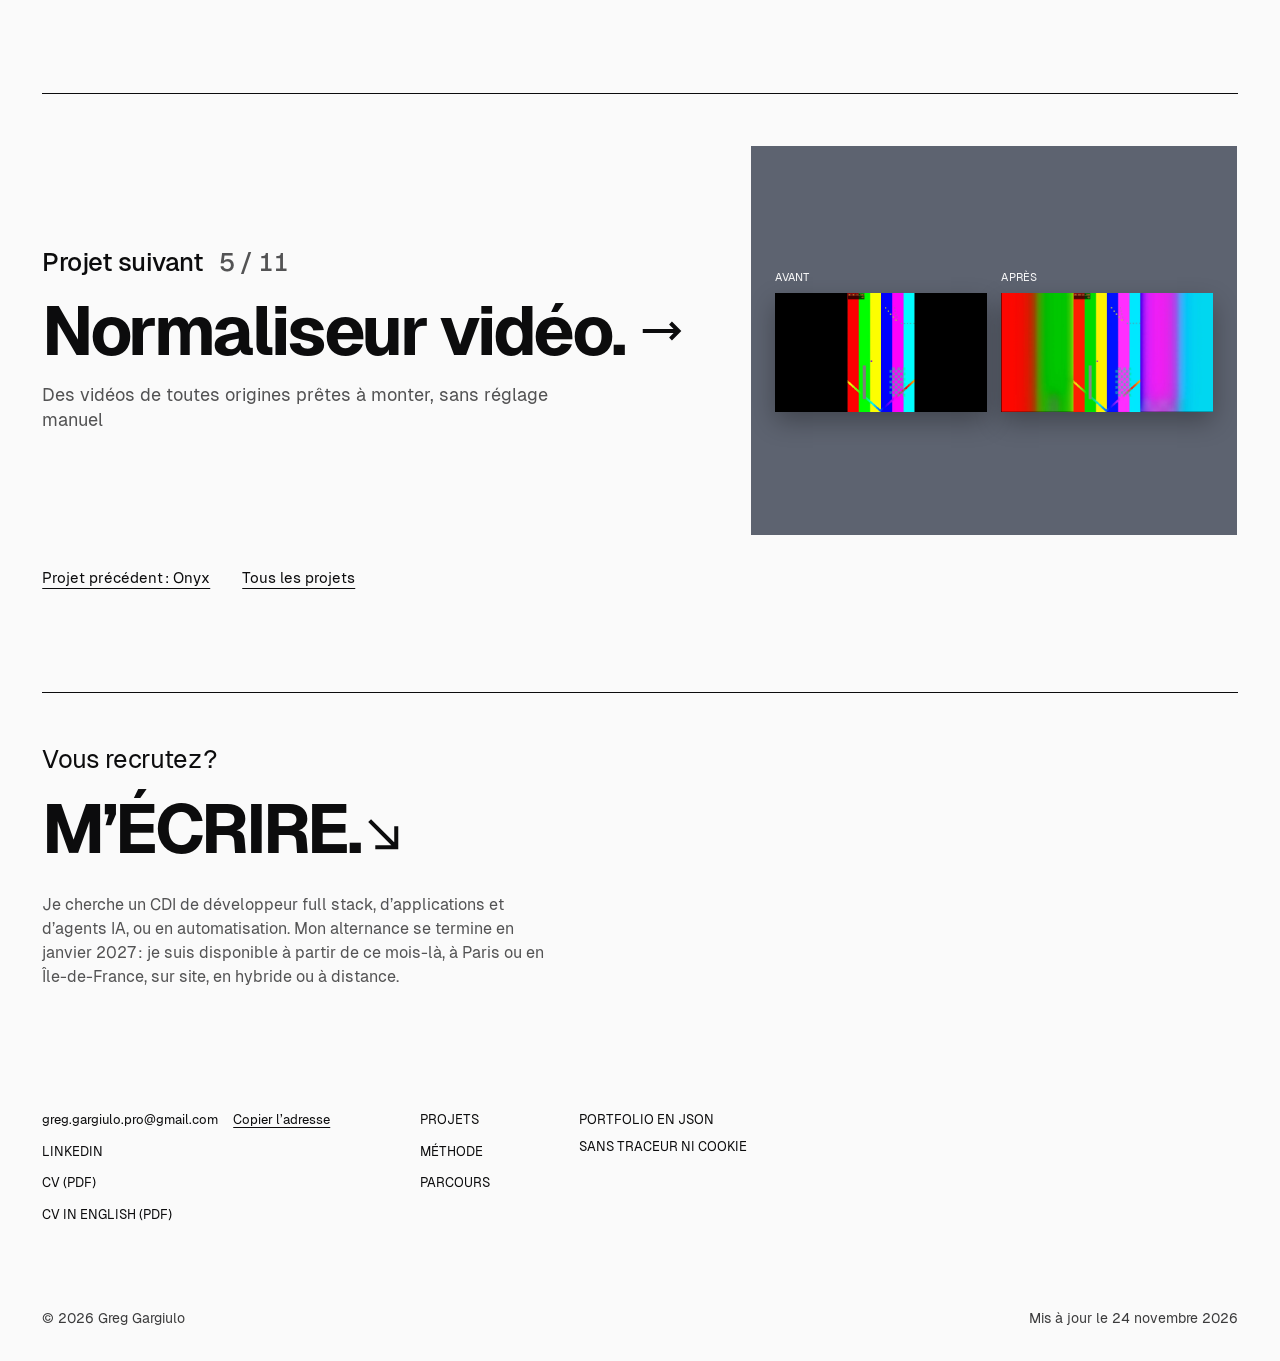
<file: projets/relances-commerciales/index.html>
<!doctype html>
<html lang="fr" class="no-js">
<head>
<meta charset="utf-8">
<meta name="viewport" content="width=device-width, initial-scale=1">
<title>Sales Army, étude de cas | Greg Gargiulo</title>
<meta name="description" content="Une séquence de relances conçue pour préparer les brouillons du commercial. Étude de cas : stack, décisions et résultats.">
<link rel="canonical" href="https://6gbigalt.github.io/projets/relances-commerciales/">
<meta property="og:type" content="website">
<meta property="og:title" content="Sales Army, étude de cas | Greg Gargiulo">
<meta property="og:description" content="Une séquence de relances conçue pour préparer les brouillons du commercial. Étude de cas : stack, décisions et résultats.">
<meta property="og:url" content="https://6gbigalt.github.io/projets/relances-commerciales/">
<meta property="og:image" content="https://6gbigalt.github.io/assets/og/relances-commerciales.jpg">
<meta property="og:locale" content="fr_FR">
<meta property="og:image:width" content="1200">
<meta property="og:image:height" content="630">
<meta property="og:image:alt" content="Sales Army. Une séquence de relances conçue pour préparer les brouillons du commercial">
<meta name="twitter:card" content="summary_large_image">
<meta name="theme-color" content="#fafafa">
<link rel="icon" href="../../assets/favicon-32.png" type="image/png" sizes="32x32">
<link rel="apple-touch-icon" href="../../assets/apple-touch-icon.png">
<link rel="preload" href="../../assets/fonts/geist-400.woff2" as="font" type="font/woff2" crossorigin>
<link rel="preload" href="../../assets/fonts/geist-500.woff2" as="font" type="font/woff2" crossorigin>
<link rel="preload" href="../../assets/fonts/geist-700.woff2" as="font" type="font/woff2" crossorigin>
<link rel="stylesheet" href="../../assets/css/site.css?v=06cb44fd5e">
<link rel="alternate" type="application/json" href="../../portfolio.json" title="Portfolio en JSON">
<script>try{new Function("a?.b??0");document.documentElement.classList.replace("no-js","js")}catch(e){}</script>
<script src="../../assets/js/site.js?v=6f01b619e6" defer></script>
<script type="speculationrules">{"prerender":[{"where":{"href_matches":"/projets/*"},"eagerness":"moderate"}]}</script>
<script type="application/ld+json">{"@context":"https://schema.org","@graph":[{"@type":"Person","@id":"https://6gbigalt.github.io/#greg","name":"Greg Gargiulo","jobTitle":"AI product builder & développeur full stack","email":"mailto:greg.gargiulo.pro@gmail.com","url":"https://6gbigalt.github.io/","sameAs":["https://www.linkedin.com/in/g-gargiulo/"],"knowsAbout":["Applications métier","Agents IA","Automatisation","React","TypeScript","Python","FastAPI","n8n","Flutter"]},{"@type":"BreadcrumbList","itemListElement":[{"@type":"ListItem","position":1,"name":"Accueil","item":"https://6gbigalt.github.io/"},{"@type":"ListItem","position":2,"name":"Sales Army","item":"https://6gbigalt.github.io/projets/relances-commerciales/"}]}]}</script>
</head>
<body class="page-case">
<a class="skip" href="#contenu">Aller au contenu</a>
<header class="hdr">
  <a class="hdr-name" href="../../">Greg Gargiulo</a>
  <nav class="hdr-nav" aria-label="Navigation principale">
    <a href="../../#projets">Projets</a>
    <a href="../../#methode">Méthode</a>
    <a href="../../#parcours">Parcours</a>
    <a href="../../assets/Greg-Gargiulo-CV.pdf" download>CV</a>
  </nav>
  <div class="hdr-right">
    <a class="btn" href="mailto:greg.gargiulo.pro@gmail.com">M’écrire</a>
    <button type="button" class="toggle" aria-expanded="false" aria-controls="menu" aria-label="Ouvrir le menu"><span></span><span></span></button>
  </div>
</header>
<div class="menu" id="menu">
  <nav class="menu-nav" aria-label="Menu">
    <ul role="list">
      <li style="--i:0"><a href="../../#projets">Projets</a></li>
      <li style="--i:1"><a href="../../#methode">Méthode</a></li>
      <li style="--i:2"><a href="../../#parcours">Parcours</a></li>
      <li style="--i:3"><a href="../../#contact">Contact</a></li>
    </ul>
  </nav>
  <div class="menu-foot">
    <a href="mailto:greg.gargiulo.pro@gmail.com">greg.gargiulo.pro@gmail.com</a>
    <a href="https://www.linkedin.com/in/g-gargiulo/" rel="me">LinkedIn</a>
    <a href="../../assets/Greg-Gargiulo-CV.pdf" download>CV (PDF)</a>
  </div>
</div>
<main id="contenu">
<article class="case">
<header class="case-intro">
  <div class="wrap case-intro-inner">
    <a class="btn back" href="../../"><span class="back-arrow" aria-hidden="true"><svg viewBox="0 0 38 18" aria-hidden="true" focusable="false"><path d="M0.75 9h35.5M28.5 1l8 8-8 8" fill="none" stroke="currentColor" stroke-width="1.5"/></svg></span>Retour</a>
    <div class="case-titlerow">
      <h1 class="case-title">Sales Army.</h1>
      <p class="case-year"><span class="visually-hidden">Année : </span>2026</p>
    </div>
    <p class="case-outcome">Une séquence de relances conçue pour préparer les brouillons du commercial</p>
    
  </div>
</header>

<section class="showcase showcase--case" aria-label="Les écrans du projet">
  <div class="wrap">
    <div class="reel" data-motion="time">
      <div class="reel-frame" aria-hidden="true">
        <div class="reel-slide" data-outcome="La séquence suivie tant que le client ne répond pas : six relances, du jour du rendez-vous à la huitième semaine.">
          <div class="stage stage--cadence stage--reel" style="--tone:#c2472f;--on:#fafafa" aria-hidden="true"><div class="cadence"><ol role="list"><li style="--n:0"><span class="cad-day">J+0</span><span class="cad-title">Après le rendez-vous</span></li><li style="--n:1"><span class="cad-day">J+7</span><span class="cad-title">Relance légère</span></li><li style="--n:2"><span class="cad-day">J+14</span><span class="cad-title">Changement d’angle</span></li><li style="--n:3"><span class="cad-day">J+21</span><span class="cad-title">Rebond sur l’actualité</span></li><li style="--n:4"><span class="cad-day">J+35</span><span class="cad-title">Preuve</span></li><li style="--n:5"><span class="cad-day">J+56</span><span class="cad-title">Porte ouverte</span></li></ol></div></div>
        </div>
      </div>
      <div class="reel-bar">
        <p class="reel-caption">La séquence suivie tant que le client ne répond pas : six relances, du jour du rendez-vous à la huitième semaine.</p>
        <p class="reel-status visually-hidden" role="status"></p>
        <div class="reel-ctrl"><button type="button" class="arrow reel-pause" aria-label="Mettre les animations en pause"><svg class="i-pause" viewBox="0 0 16 16" aria-hidden="true" focusable="false"><path d="M5.5 3v10M10.5 3v10" fill="none" stroke="currentColor" stroke-width="1.5"/></svg><svg class="i-play" viewBox="0 0 16 16" aria-hidden="true" focusable="false"><path d="M5 3.2l8 4.8-8 4.8z" fill="none" stroke="currentColor" stroke-width="1.5" stroke-linejoin="round"/></svg></button></div>
      </div>
    </div>
  </div>
</section>

<nav class="toc" aria-label="Sommaire de l’étude">
  <div class="wrap">
    <ul class="toc-list" role="list"><li><a href="#fiche">Fiche</a></li><li><a href="#livrables">Livrables</a></li><li><a href="#architecture">Architecture</a></li><li><a href="#stack">Stack technique</a></li><li><a href="#decisions">Décisions</a></li><li><a href="#resultats">Résultats</a></li></ul>
  </div>
</nav>

<section class="overview" id="fiche" aria-label="Présentation du projet">
  <div class="wrap overview-grid">
    <div class="overview-side">
      <h2 class="label">Fiche</h2>
      <dl class="facts">
          <div><dt>Rôle</dt><dd>Conception et développement</dd></div>
          <div><dt>Équipe</dt><dd>Seul, pour l’équipe commerciale de Circul’Egg</dd></div>
          <div><dt>Période</dt><dd>Février à août 2026</dd></div>
          <div><dt>Statut</dt><dd>Conception terminée</dd></div>
          <div><dt>Code</dt><dd>Privé, workflows de l’entreprise</dd></div>
      </dl>
    </div>
    <div class="overview-main">
      <h2 class="label">En bref</h2>
      <p class="overview-lead">Pour l’équipe commerciale de Circul’Egg, j’ai construit sur n8n des workflows branchés sur Pipedrive, Outlook et Notion. Avant un rendez-vous, ils rédigent la fiche de préparation ; après, ils rangent le compte rendu dans le CRM et préparent chaque relance à son échéance, en brouillon dans la boîte Outlook du commercial, qui la relit et l’envoie.</p>
      <h2 class="label">Point de départ</h2>
      <p class="overview-text">Les affaires de Circul’Egg se jouent sur des cycles longs, avec des échantillons envoyés puis testés chez le client. Il fallait qu’aucune affaire ne reste sans suite après un rendez-vous, et que ce qui s’y dit arrive dans le CRM.</p>
      <h3 class="label">Contraintes</h3>
      <ul class="constraints" role="list"><li>Le commercial garde la main : rien ne part sans lui.</li><li>Une seule relance active par affaire, même quand plusieurs événements se croisent.</li><li>Plusieurs commerciaux : chaque brouillon arrive dans la boîte du responsable de l’affaire.</li><li>Pipedrive, Outlook et Notion déjà en place.</li></ul>
    </div>
  </div>
</section>

<section class="tech" aria-label="Livrables, architecture et stack technique">
  <div class="wrap">
    <div class="spec" id="livrables">
      <h2 class="spec-title">Livrables</h2>
      <ul class="spec-list" role="list"><li>Sept workflows n8n reliés à Pipedrive : démarrage après rendez-vous, moteur d’étapes, détection des réponses, robot du matin, nettoyage à la clôture, suivi des échantillons, réinitialisation.</li><li>Une cadence de six étapes sur huit semaines, puis trois rappels espacés d’un mois.</li><li>Un second cycle pour les échantillons envoyés au client et le suivi de leurs tests.</li><li>La préparation des rendez-vous : une fiche rédigée à partir du CRM, de l’actualité du client et de la base Notion.</li><li>Un orchestrateur et ses sous-workflows pour les comptes rendus de rendez-vous.</li></ul>
    </div>
    <div class="spec" id="architecture">
      <h2 class="spec-title">Architecture</h2>
      <div class="spec-text"><p>Pipedrive est la source de vérité : un rendez-vous créé ou terminé, un changement d’étape ou la clôture d’une affaire déclenchent les workflows. Un robot planifié passe chaque matin sur les relances dues. Claude rédige les brouillons, déposés dans Outlook par l’API Microsoft Graph, et un appel automatique (webhook) signale les réponses du client.</p><p>Chaque relance est une tâche Pipedrive qui porte ses propres métadonnées (étape en cours, étape suivante, version). Un verrou, posé dans un champ de l’affaire, empêche deux exécutions simultanées sur la même affaire.</p><p>Toutes les dix minutes, l’orchestrateur relève les nouveaux comptes rendus déposés dans OneDrive, en extrait le texte et confie chacun à un sous-workflow, selon l’activité concernée : Claude l’analyse, la synthèse est publiée dans Teams et le rendez-vous correspondant est mis à jour dans Pipedrive.</p></div>
    </div>
    <div class="spec" id="stack">
      <h2 class="spec-title">Stack technique</h2>
      <dl class="stack-table">
          <div><dt>Automatisation</dt><dd><ul class="tags" role="list"><li>n8n</li></ul></dd></div>
          <div><dt>IA</dt><dd><ul class="tags" role="list"><li>Claude Sonnet</li><li>Claude Haiku</li><li>Perplexity</li></ul></dd></div>
          <div><dt>Connecteurs</dt><dd><ul class="tags" role="list"><li>Pipedrive</li><li>Microsoft Graph (Outlook, OneDrive)</li><li>Microsoft Teams</li><li>Notion</li></ul></dd></div>
      </dl>
    </div>
  </div>
</section>

<section class="steps-section steps-section--case" id="decisions" aria-labelledby="decisions-titre">
  <div class="wrap">
    <div class="steps-grid">
      <div class="steps-side">
        <h2 id="decisions-titre" class="h-section">Décisions</h2>
      </div>
      <ol class="steps" role="list">
          <li class="step">
            <h3 class="step-title">La fiche de rendez-vous se prépare seule</h3>
            <div class="step-body"><p>Dès qu’un rendez-vous est créé, n8n rassemble les notes, activités et e-mails du CRM, cherche l’actualité du client avec Perplexity et reprend les arguments du secteur concerné dans la base Notion. Claude en tire une fiche de préparation, enregistrée dans l’affaire.</p></div>
            
          </li>
          <li class="step">
            <h3 class="step-title">Une seule relance active à la fois, dans un ordre fixé</h3>
            <div class="step-body"><p>Le cycle commercial suit un calendrier fixe : une relance après le rendez-vous, deux autres à une et deux semaines, trois autres jusqu’à la huitième semaine, puis trois rappels mensuels avant la mise en sommeil. Le cycle des échantillons a ses propres étapes, de la demande au suivi des tests, puis rejoint le cycle commercial.</p><p>Une seule tâche automatique reste active par affaire : l’étape suivante n’est créée qu’une fois la tâche en cours cochée par le commercial.</p></div>
            
          </li>
          <li class="step">
            <h3 class="step-title">Un brouillon par relance, rédigé selon l’étape</h3>
            <div class="step-body"><p>Chaque étape a son intention : une relance légère qui apporte une information, un changement d’angle, une actualité de l’entreprise cliente reliée à Circul’Egg, une preuve tirée du marché, puis un dernier message qui laisse la porte ouverte.</p><p>Claude Sonnet rédige les étapes décisives, Claude Haiku les relances de routine. Chaque brouillon passe par une seconde lecture critique du modèle avant d’arriver, toujours en brouillon, dans la boîte Outlook du responsable de l’affaire.</p></div>
            
          </li>
          <li class="step">
            <h3 class="step-title">Une réponse du client change le plan</h3>
            <div class="step-body"><p>Quand le client répond, sa réponse est classée (absence du bureau, positive, négative, demande de report ou neutre) et la séquence s’adapte : selon le cas, la relance est décalée, annulée ou passe en urgence. Une affaire gagnée ou perdue annule ses relances et libère son verrou.</p></div>
            
          </li>
          <li class="step">
            <h3 class="step-title">Les comptes rendus de rendez-vous arrivent dans le CRM sans ressaisie</h3>
            <div class="step-body"><p>Un compte rendu Word ne rejoint le dossier des « traités » qu’une fois tout son parcours réussi, et un même fichier n’est jamais traité deux fois.</p><p>Les erreurs de l’API sont classées. Après un plafond atteint, des crédits épuisés, une clé refusée, une surcharge ou un délai dépassé, le traitement est relancé plus tard ; après une requête invalide ou un document trop long, il ne l’est pas, pour ne pas bloquer la file. Pendant une coupure, une seule alerte est envoyée, puis un récapitulatif quand l’API répond de nouveau.</p></div>
            
          </li>
      </ol>
    </div>
  </div>
</section>

<section class="results" id="resultats" aria-labelledby="resultats-titre">
  <div class="wrap">
    <h2 id="resultats-titre" class="h-section">Résultats</h2>
    <dl class="figures figures--3"><div><dt>6</dt><dd>relances sur huit semaines tant que le client ne répond pas, puis trois rappels mensuels</dd></div><div><dt>1</dt><dd>seule relance active par affaire, même quand plusieurs événements se croisent</dd></div><div><dt>7</dt><dd>workflows de relance conçus pour Circul’Egg</dd></div></dl>
    <p class="results-text">La séquence est conçue pour que le commercial trouve chaque relance due en brouillon dans Outlook, la relise et l’envoie, et pour ranger les comptes rendus de rendez-vous dans Pipedrive sans ressaisie.</p>
  </div>
</section>

<nav class="next" aria-label="Projets suivant et précédent">
  <div class="wrap">
    <a class="next-link" href="../../projets/normaliseur-video/">
      <span class="next-text">
        <span class="next-label">Projet suivant <span class="next-count">5 / 11</span></span>
        <span class="next-name">Normaliseur vidéo.<span class="next-arrow"><svg viewBox="0 0 38 18" aria-hidden="true" focusable="false"><path d="M0.75 9h35.5M28.5 1l8 8-8 8" fill="none" stroke="currentColor" stroke-width="1.5"/></svg></span></span>
        <span class="next-outcome">Des vidéos de toutes origines prêtes à monter, sans réglage manuel</span>
      </span>
      <div class="next-shot" data-motion="time"><div class="stage stage--compare stage--slide" style="--tone:#5d6370;--on:#fafafa" aria-hidden="true"><div class="compare">
          <div class="compare-side"><span class="compare-label">Avant</span><div class="compare-frame"><img src="../../assets/captures/normaliseur-video/avant-bandes.webp" srcset="../../assets/captures/normaliseur-video/avant-bandes.w480.webp 480w, ../../assets/captures/normaliseur-video/avant-bandes.webp 1280w" sizes="(min-width: 900px) 44vw, 82vw" alt="" width="1280" height="720" loading="lazy" decoding="async"></div></div>
          <div class="compare-side"><span class="compare-label">Après</span><div class="compare-frame compare-frame--wipe"><img src="../../assets/captures/normaliseur-video/avant-bandes.webp" srcset="../../assets/captures/normaliseur-video/avant-bandes.w480.webp 480w, ../../assets/captures/normaliseur-video/avant-bandes.webp 1280w" sizes="(min-width: 900px) 44vw, 82vw" alt="" width="1280" height="720" loading="lazy" decoding="async"><img class="compare-after" src="../../assets/captures/normaliseur-video/apres-bandes.webp" srcset="../../assets/captures/normaliseur-video/apres-bandes.w480.webp 480w, ../../assets/captures/normaliseur-video/apres-bandes.w1200.webp 1200w, ../../assets/captures/normaliseur-video/apres-bandes.webp 1920w" sizes="(min-width: 900px) 44vw, 82vw" alt="" width="1920" height="1080" loading="lazy" decoding="async"></div></div>
        </div></div></div>
    </a>
    <div class="next-more">
      <a class="ulink" href="../../projets/onyx/">Projet précédent : Onyx</a>
      <a class="ulink" href="../../#projets">Tous les projets</a>
    </div>
  </div>
</nav>
</article>
</main>
<footer class="foot" id="contact">
  <div class="wrap">
    <p class="foot-kicker">Vous recrutez ?</p>
    <a class="foot-big" href="mailto:greg.gargiulo.pro@gmail.com" data-reveal><span class="w"><span style="--i:0">M’écrire.<span class="foot-arrow"><svg viewBox="0 0 24 24" aria-hidden="true" focusable="false"><path d="M3.5 3.5l16.5 16.5M20 7v13H7" fill="none" stroke="currentColor" stroke-width="1.6"/></svg></span></span></span></a>
    <p class="foot-text">Je cherche un CDI de développeur full stack, d’applications et d’agents IA, ou en automatisation. Mon alternance se termine en janvier 2027 : je suis disponible à partir de ce mois-là, à Paris ou en Île-⁠de-⁠France, sur site, en hybride ou à distance.</p>
    <div class="foot-cols">
      <ul role="list">
        <li><a href="mailto:greg.gargiulo.pro@gmail.com">greg.gargiulo.pro@gmail.com</a> <button type="button" class="foot-copy" data-copy="greg.gargiulo.pro@gmail.com" aria-live="polite">Copier l’adresse</button></li>
        <li><a href="https://www.linkedin.com/in/g-gargiulo/" rel="me">LinkedIn</a></li>
        <li><a href="../../assets/Greg-Gargiulo-CV.pdf" download>CV (PDF)</a></li>
        <li><a href="../../assets/Greg-Gargiulo-CV-EN.pdf" download hreflang="en" lang="en">CV in English (PDF)</a></li>
        
      </ul>
      <ul role="list">
        <li><a href="../../#projets">Projets</a></li>
        <li><a href="../../#methode">Méthode</a></li>
        <li><a href="../../#parcours">Parcours</a></li>
      </ul>
      <ul role="list">
        <li><a href="../../portfolio.json">Portfolio en JSON</a></li>
        <li>Sans traceur ni cookie</li>
      </ul>
    </div>
    <div class="foot-legal">
      <span>© 2026 Greg Gargiulo</span>
      <span>Mis à jour le 24 novembre 2026</span>
    </div>
  </div>
</footer>
</body>
</html>
</file>
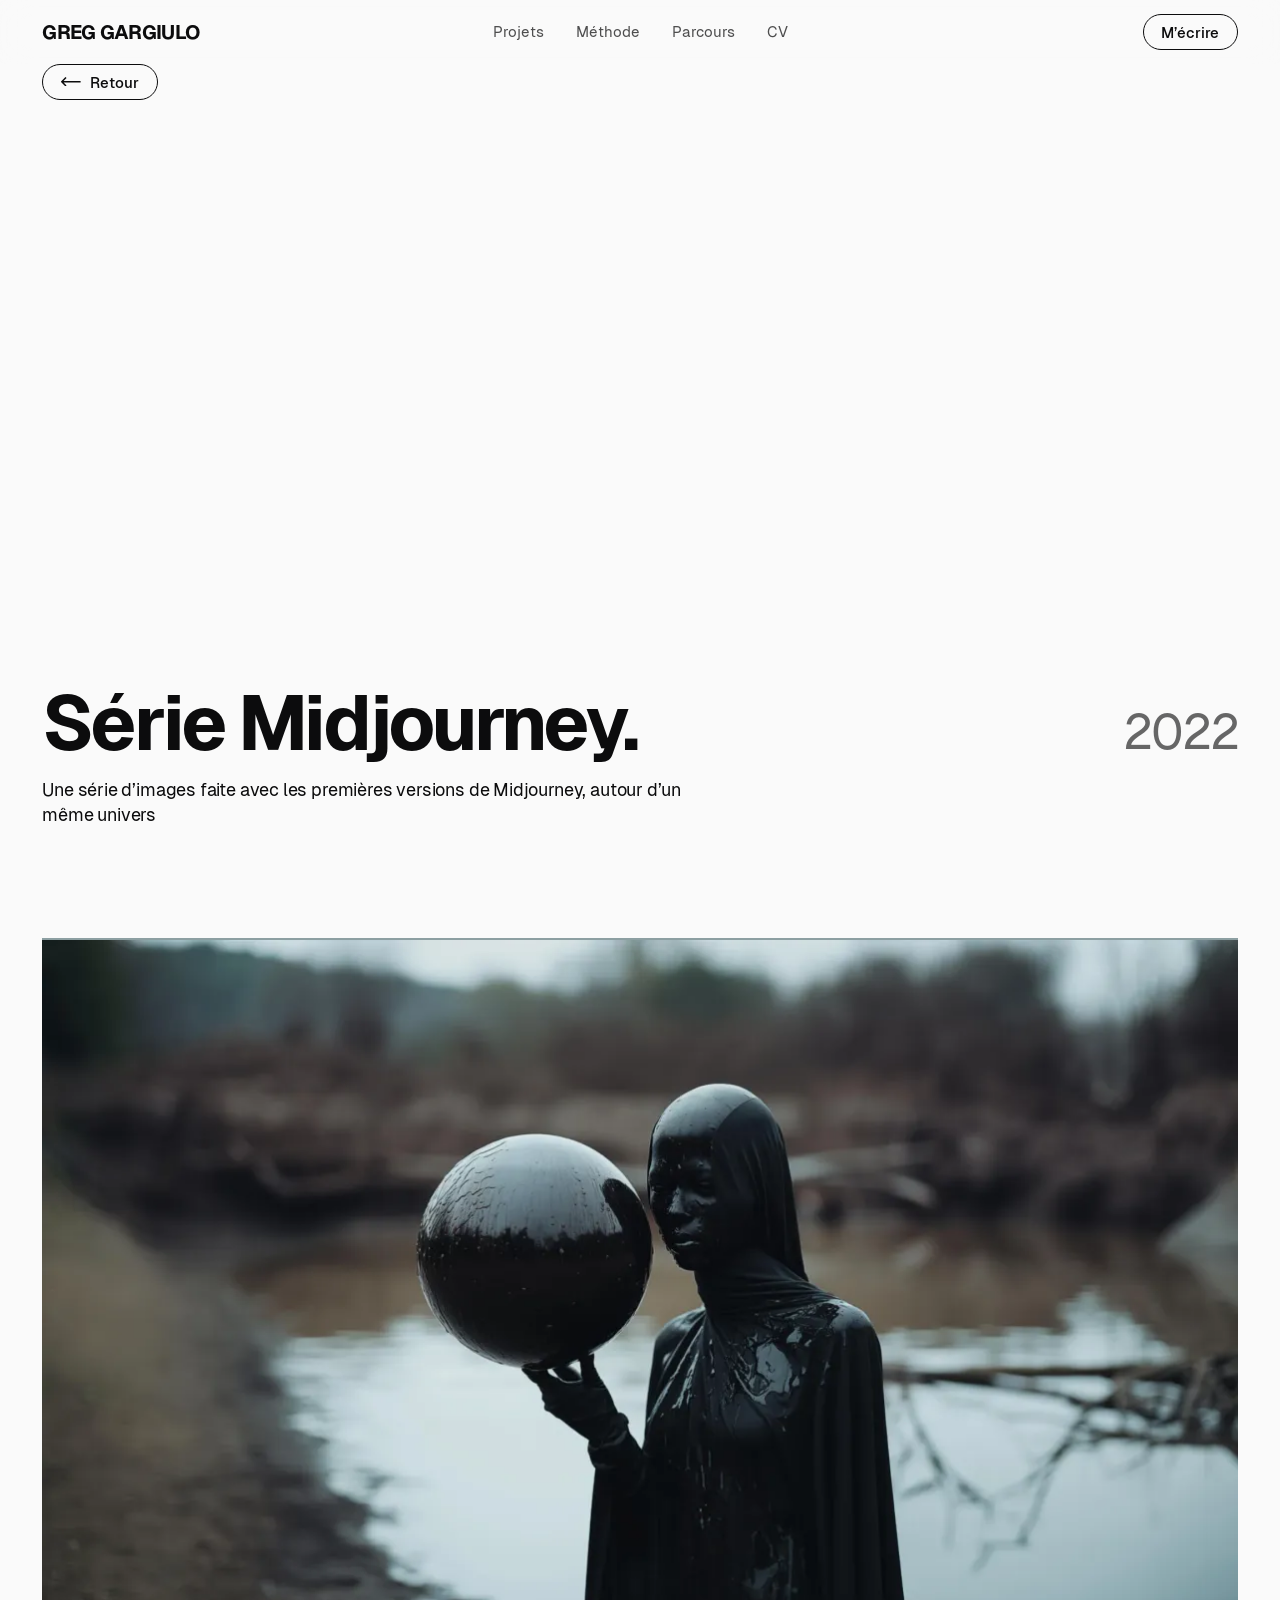
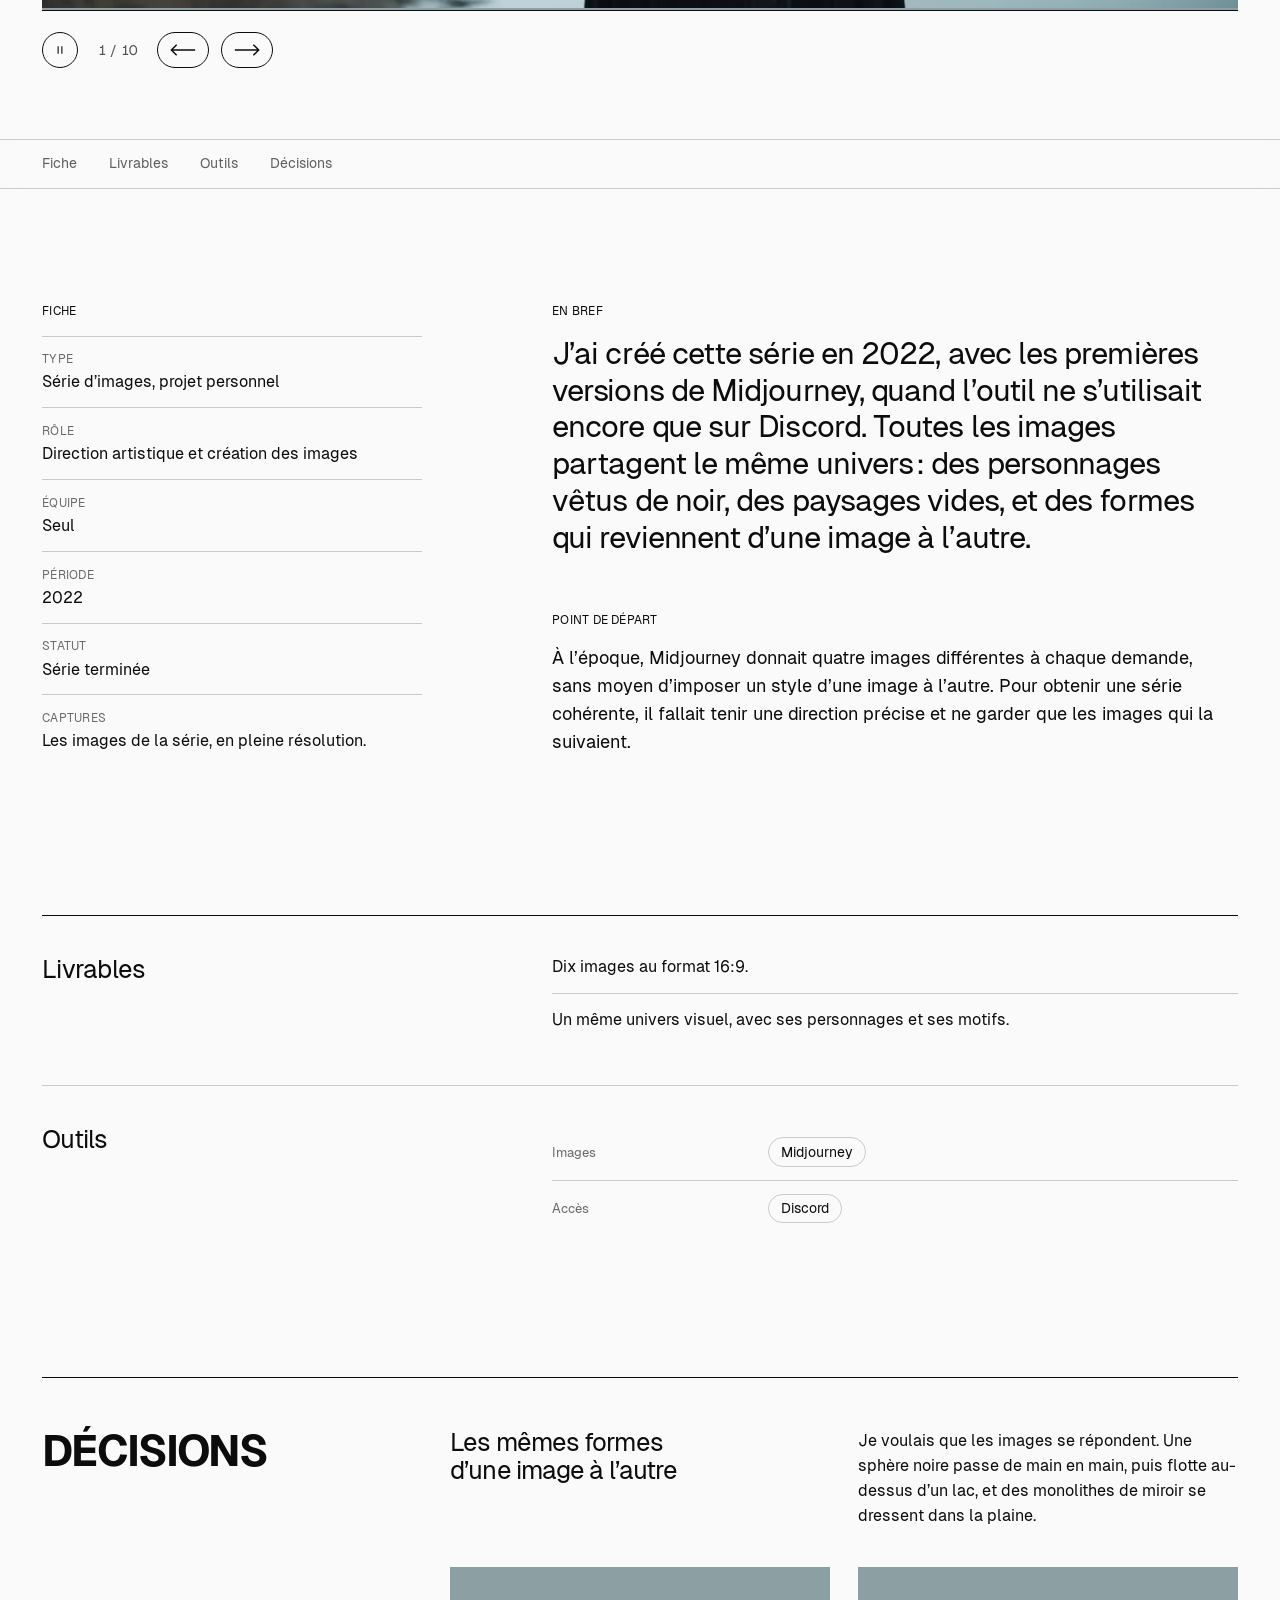
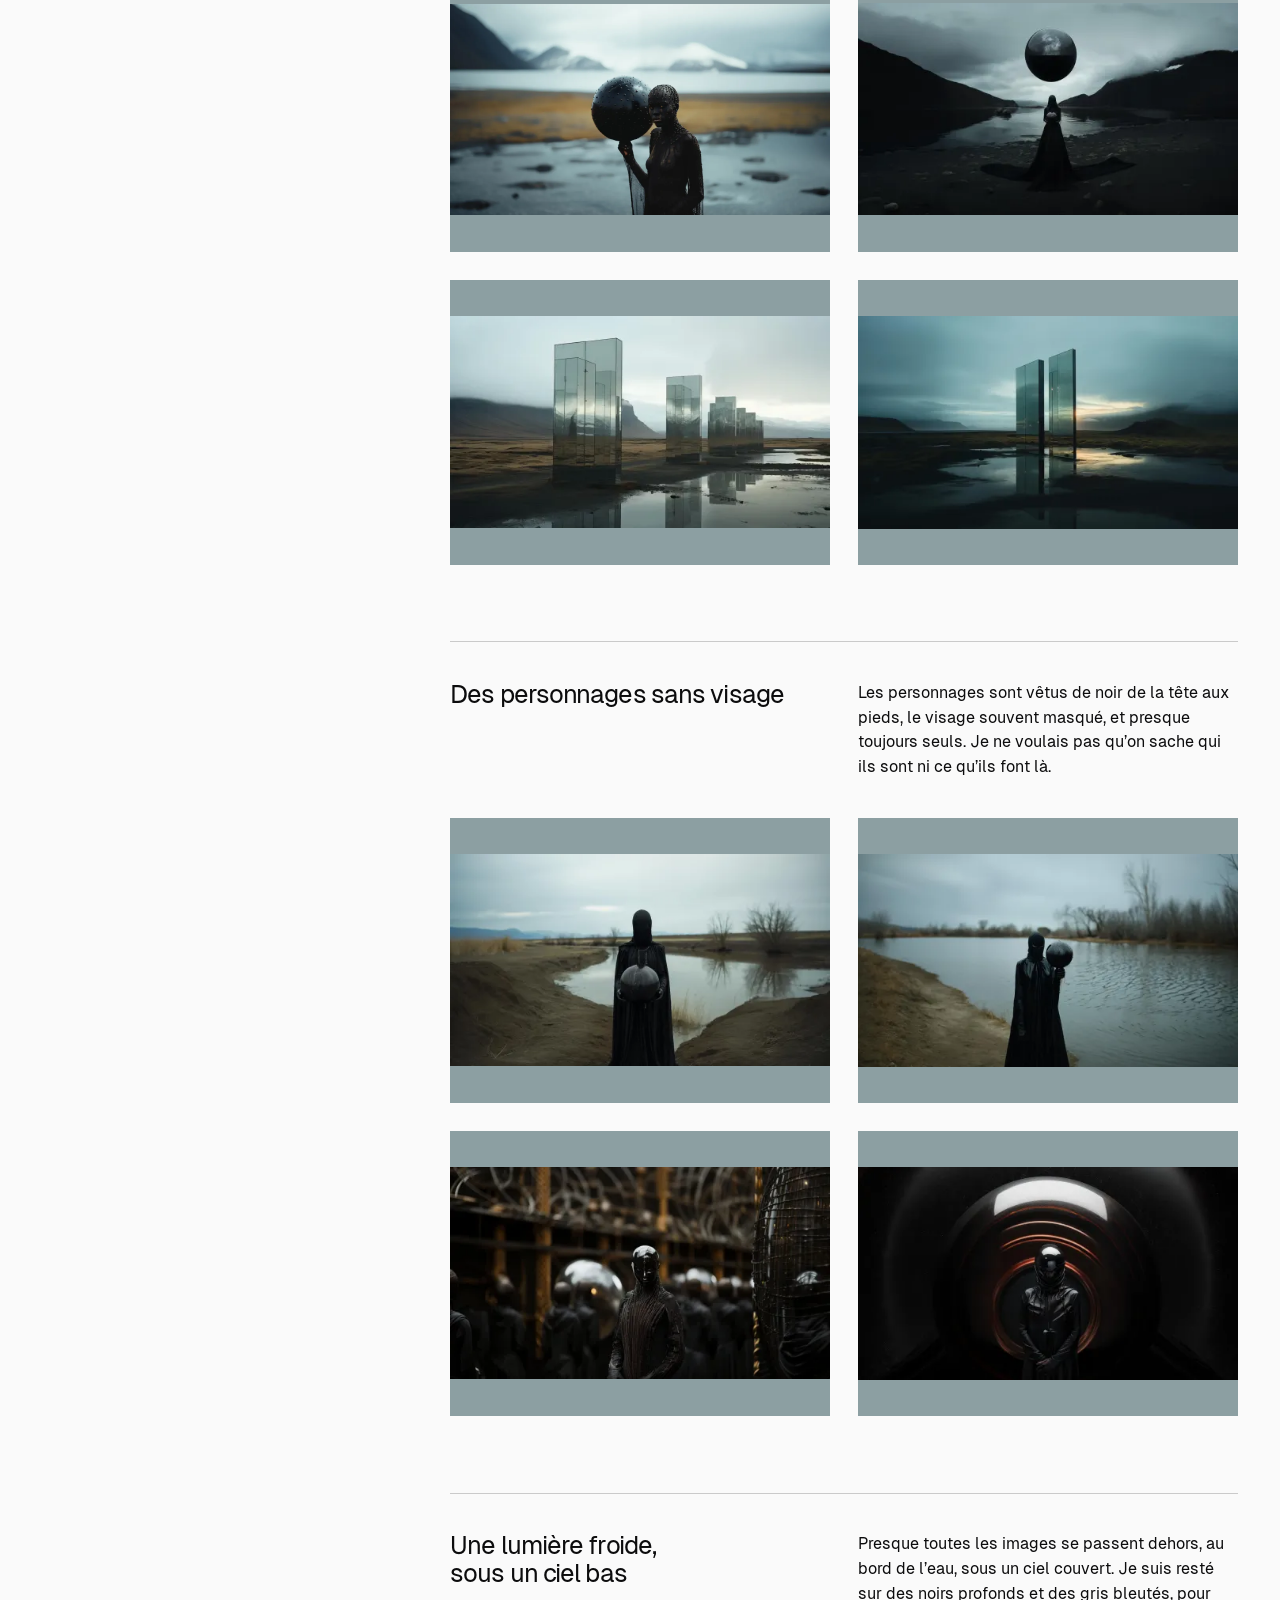
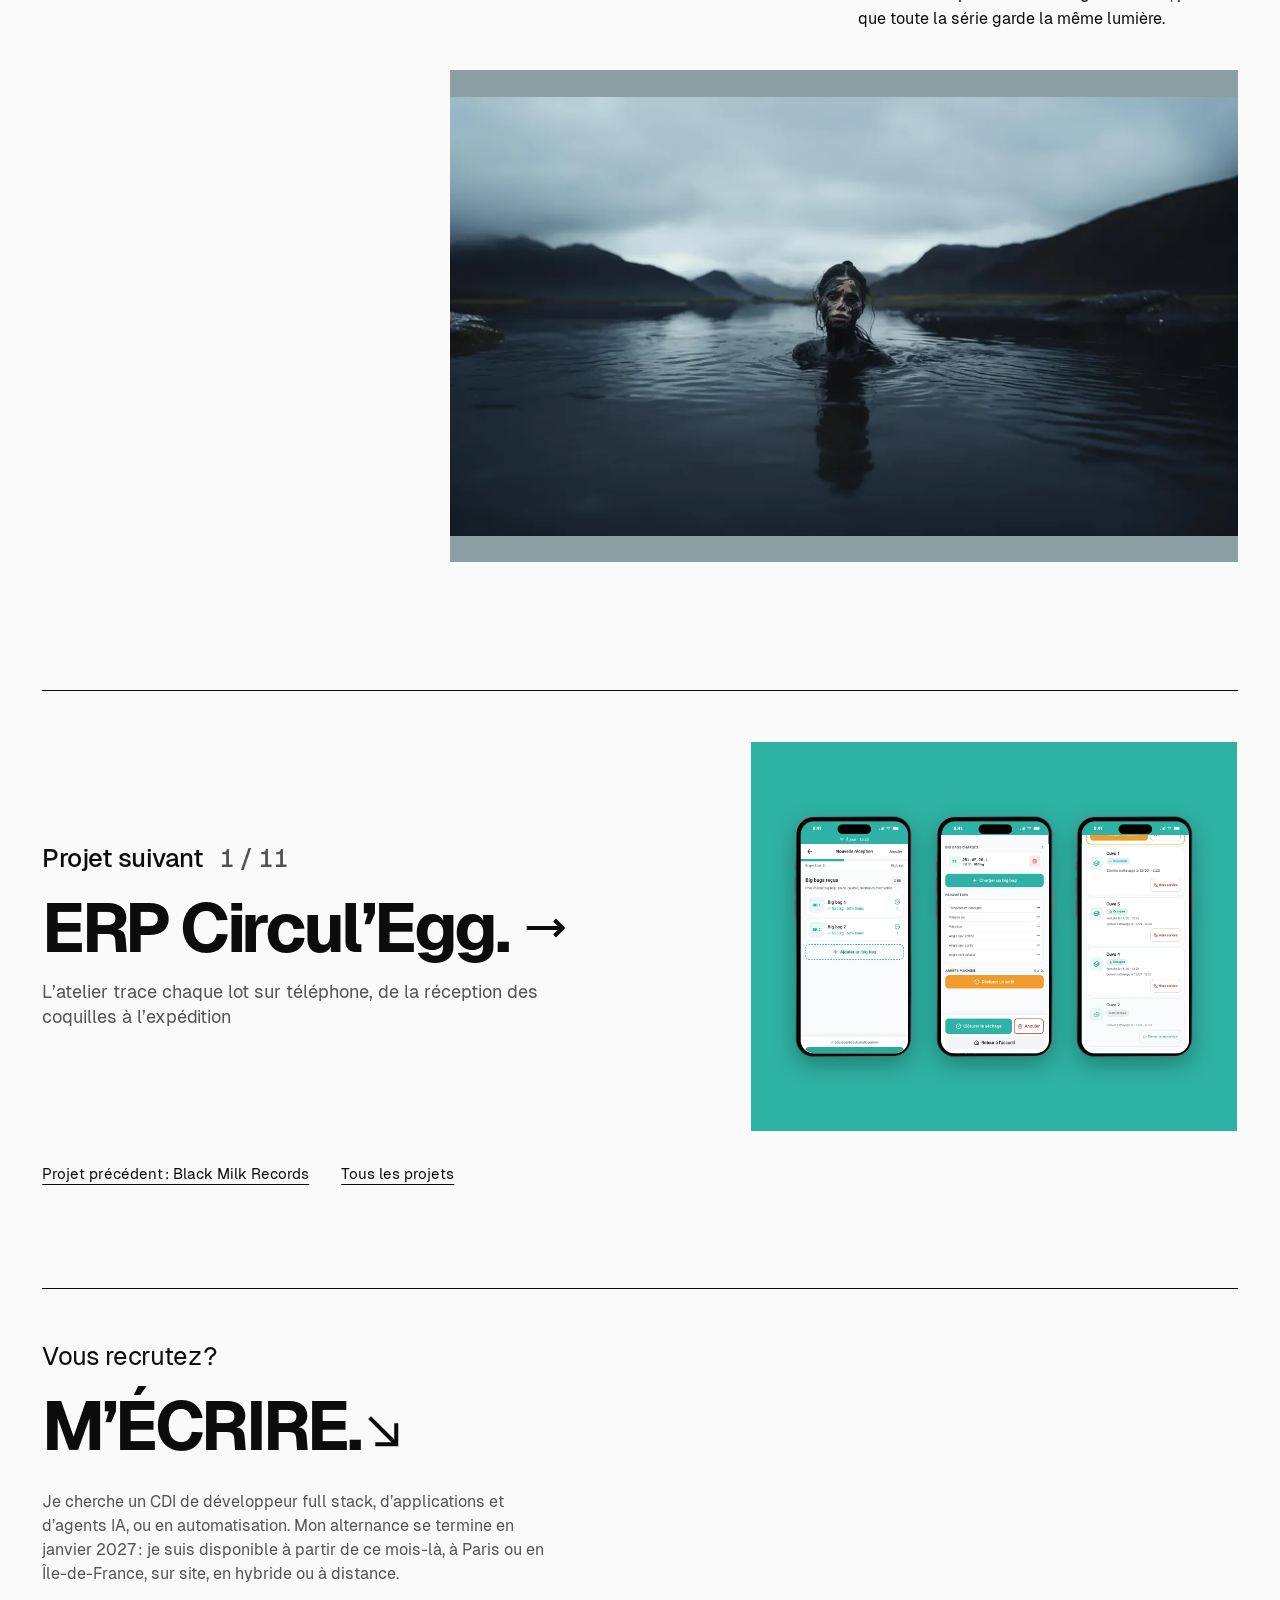
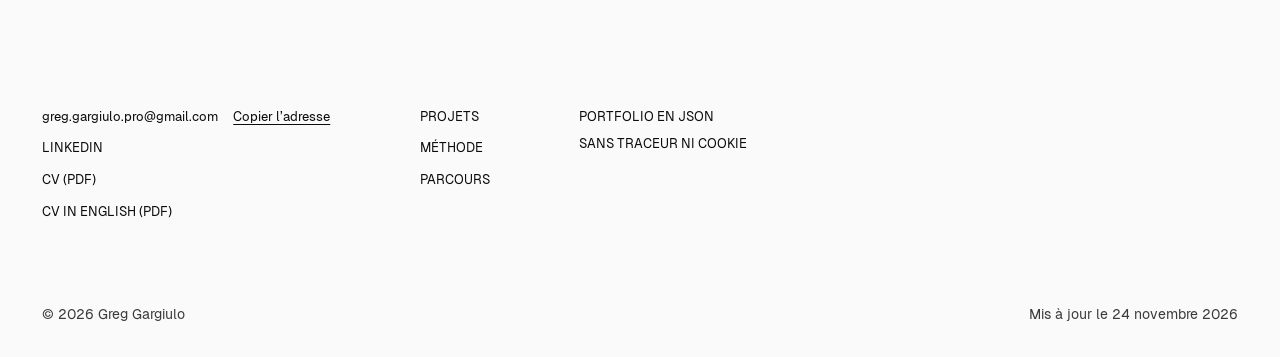
<file: projets/serie-midjourney/index.html>
<!doctype html>
<html lang="fr" class="no-js">
<head>
<meta charset="utf-8">
<meta name="viewport" content="width=device-width, initial-scale=1">
<title>Série Midjourney, étude de cas | Greg Gargiulo</title>
<meta name="description" content="Une série d’images faite avec les premières versions de Midjourney, autour d’un même univers. Étude de cas : stack, décisions et résultats.">
<link rel="canonical" href="https://6gbigalt.github.io/projets/serie-midjourney/">
<meta property="og:type" content="website">
<meta property="og:title" content="Série Midjourney, étude de cas | Greg Gargiulo">
<meta property="og:description" content="Une série d’images faite avec les premières versions de Midjourney, autour d’un même univers. Étude de cas : stack, décisions et résultats.">
<meta property="og:url" content="https://6gbigalt.github.io/projets/serie-midjourney/">
<meta property="og:image" content="https://6gbigalt.github.io/assets/og/serie-midjourney.jpg">
<meta property="og:locale" content="fr_FR">
<meta property="og:image:width" content="1200">
<meta property="og:image:height" content="630">
<meta property="og:image:alt" content="Série Midjourney. Une série d’images faite avec les premières versions de Midjourney, autour d’un même univers">
<meta name="twitter:card" content="summary_large_image">
<meta name="theme-color" content="#fafafa">
<link rel="icon" href="../../assets/favicon-32.png" type="image/png" sizes="32x32">
<link rel="apple-touch-icon" href="../../assets/apple-touch-icon.png">
<link rel="preload" href="../../assets/fonts/geist-400.woff2" as="font" type="font/woff2" crossorigin>
<link rel="preload" href="../../assets/fonts/geist-500.woff2" as="font" type="font/woff2" crossorigin>
<link rel="preload" href="../../assets/fonts/geist-700.woff2" as="font" type="font/woff2" crossorigin>
<link rel="stylesheet" href="../../assets/css/site.css?v=06cb44fd5e">
<link rel="alternate" type="application/json" href="../../portfolio.json" title="Portfolio en JSON">
<script>try{new Function("a?.b??0");document.documentElement.classList.replace("no-js","js")}catch(e){}</script>
<script src="../../assets/js/site.js?v=6f01b619e6" defer></script>
<script type="speculationrules">{"prerender":[{"where":{"href_matches":"/projets/*"},"eagerness":"moderate"}]}</script>
<script type="application/ld+json">{"@context":"https://schema.org","@graph":[{"@type":"Person","@id":"https://6gbigalt.github.io/#greg","name":"Greg Gargiulo","jobTitle":"AI product builder & développeur full stack","email":"mailto:greg.gargiulo.pro@gmail.com","url":"https://6gbigalt.github.io/","sameAs":["https://www.linkedin.com/in/g-gargiulo/"],"knowsAbout":["Applications métier","Agents IA","Automatisation","React","TypeScript","Python","FastAPI","n8n","Flutter"]},{"@type":"BreadcrumbList","itemListElement":[{"@type":"ListItem","position":1,"name":"Accueil","item":"https://6gbigalt.github.io/"},{"@type":"ListItem","position":2,"name":"Série Midjourney","item":"https://6gbigalt.github.io/projets/serie-midjourney/"}]}]}</script>
</head>
<body class="page-case">
<a class="skip" href="#contenu">Aller au contenu</a>
<header class="hdr">
  <a class="hdr-name" href="../../">Greg Gargiulo</a>
  <nav class="hdr-nav" aria-label="Navigation principale">
    <a href="../../#projets">Projets</a>
    <a href="../../#methode">Méthode</a>
    <a href="../../#parcours">Parcours</a>
    <a href="../../assets/Greg-Gargiulo-CV.pdf" download>CV</a>
  </nav>
  <div class="hdr-right">
    <a class="btn" href="mailto:greg.gargiulo.pro@gmail.com">M’écrire</a>
    <button type="button" class="toggle" aria-expanded="false" aria-controls="menu" aria-label="Ouvrir le menu"><span></span><span></span></button>
  </div>
</header>
<div class="menu" id="menu">
  <nav class="menu-nav" aria-label="Menu">
    <ul role="list">
      <li style="--i:0"><a href="../../#projets">Projets</a></li>
      <li style="--i:1"><a href="../../#methode">Méthode</a></li>
      <li style="--i:2"><a href="../../#parcours">Parcours</a></li>
      <li style="--i:3"><a href="../../#contact">Contact</a></li>
    </ul>
  </nav>
  <div class="menu-foot">
    <a href="mailto:greg.gargiulo.pro@gmail.com">greg.gargiulo.pro@gmail.com</a>
    <a href="https://www.linkedin.com/in/g-gargiulo/" rel="me">LinkedIn</a>
    <a href="../../assets/Greg-Gargiulo-CV.pdf" download>CV (PDF)</a>
  </div>
</div>
<main id="contenu">
<article class="case">
<header class="case-intro">
  <div class="wrap case-intro-inner">
    <a class="btn back" href="../../"><span class="back-arrow" aria-hidden="true"><svg viewBox="0 0 38 18" aria-hidden="true" focusable="false"><path d="M0.75 9h35.5M28.5 1l8 8-8 8" fill="none" stroke="currentColor" stroke-width="1.5"/></svg></span>Retour</a>
    <div class="case-titlerow">
      <h1 class="case-title">Série Midjourney.</h1>
      <p class="case-year"><span class="visually-hidden">Année : </span>2022</p>
    </div>
    <p class="case-outcome">Une série d’images faite avec les premières versions de Midjourney, autour d’un même univers</p>
    
  </div>
</header>

<section class="showcase showcase--case" aria-label="Les écrans du projet">
  <div class="wrap">
    <div class="reel" data-motion="time">
      <div class="reel-frame" aria-hidden="true">
        <div class="reel-slide" data-outcome="">
          <div class="stage stage--photo stage--reel" style="--tone:#8c9fa2;--on:#0c0c0d" aria-hidden="true"><div class="photo"><img src="../../assets/captures/serie-midjourney/sphere.webp" srcset="../../assets/captures/serie-midjourney/sphere.w480.webp 480w, ../../assets/captures/serie-midjourney/sphere.w1200.webp 1200w, ../../assets/captures/serie-midjourney/sphere.webp 2160w" sizes="(min-width: 900px) 92vw, 100vw" alt="" width="2160" height="1206" loading="eager" decoding="async"></div></div>
        </div>
        <div class="reel-slide" data-outcome="">
          <div class="stage stage--photo stage--reel" style="--tone:#8c9fa2;--on:#0c0c0d" aria-hidden="true"><div class="photo"><img src="../../assets/captures/serie-midjourney/sphere-lac.webp" srcset="../../assets/captures/serie-midjourney/sphere-lac.w480.webp 480w, ../../assets/captures/serie-midjourney/sphere-lac.w1200.webp 1200w, ../../assets/captures/serie-midjourney/sphere-lac.webp 2160w" sizes="(min-width: 900px) 92vw, 100vw" alt="" width="2160" height="1204" loading="eager" decoding="async"></div></div>
        </div>
        <div class="reel-slide" data-outcome="">
          <div class="stage stage--photo stage--reel" style="--tone:#8c9fa2;--on:#0c0c0d" aria-hidden="true"><div class="photo"><img src="../../assets/captures/serie-midjourney/sphere-flottante.webp" srcset="../../assets/captures/serie-midjourney/sphere-flottante.w480.webp 480w, ../../assets/captures/serie-midjourney/sphere-flottante.w1200.webp 1200w, ../../assets/captures/serie-midjourney/sphere-flottante.webp 2160w" sizes="(min-width: 900px) 92vw, 100vw" alt="" width="2160" height="1203" loading="lazy" decoding="async"></div></div>
        </div>
        <div class="reel-slide" data-outcome="">
          <div class="stage stage--photo stage--reel" style="--tone:#8c9fa2;--on:#0c0c0d" aria-hidden="true"><div class="photo"><img src="../../assets/captures/serie-midjourney/monolithes.webp" srcset="../../assets/captures/serie-midjourney/monolithes.w480.webp 480w, ../../assets/captures/serie-midjourney/monolithes.w1200.webp 1200w, ../../assets/captures/serie-midjourney/monolithes.webp 2160w" sizes="(min-width: 900px) 92vw, 100vw" alt="" width="2160" height="1203" loading="lazy" decoding="async"></div></div>
        </div>
        <div class="reel-slide" data-outcome="">
          <div class="stage stage--photo stage--reel" style="--tone:#8c9fa2;--on:#0c0c0d" aria-hidden="true"><div class="photo"><img src="../../assets/captures/serie-midjourney/monolithes-soir.webp" srcset="../../assets/captures/serie-midjourney/monolithes-soir.w480.webp 480w, ../../assets/captures/serie-midjourney/monolithes-soir.w1200.webp 1200w, ../../assets/captures/serie-midjourney/monolithes-soir.webp 2160w" sizes="(min-width: 900px) 92vw, 100vw" alt="" width="2160" height="1207" loading="lazy" decoding="async"></div></div>
        </div>
        <div class="reel-slide" data-outcome="">
          <div class="stage stage--photo stage--reel" style="--tone:#8c9fa2;--on:#0c0c0d" aria-hidden="true"><div class="photo"><img src="../../assets/captures/serie-midjourney/riviere.webp" srcset="../../assets/captures/serie-midjourney/riviere.w480.webp 480w, ../../assets/captures/serie-midjourney/riviere.w1200.webp 1200w, ../../assets/captures/serie-midjourney/riviere.webp 2160w" sizes="(min-width: 900px) 92vw, 100vw" alt="" width="2160" height="1203" loading="lazy" decoding="async"></div></div>
        </div>
        <div class="reel-slide" data-outcome="">
          <div class="stage stage--photo stage--reel" style="--tone:#8c9fa2;--on:#0c0c0d" aria-hidden="true"><div class="photo"><img src="../../assets/captures/serie-midjourney/arbres.webp" srcset="../../assets/captures/serie-midjourney/arbres.w480.webp 480w, ../../assets/captures/serie-midjourney/arbres.w1200.webp 1200w, ../../assets/captures/serie-midjourney/arbres.webp 2160w" sizes="(min-width: 900px) 92vw, 100vw" alt="" width="2160" height="1207" loading="lazy" decoding="async"></div></div>
        </div>
        <div class="reel-slide" data-outcome="">
          <div class="stage stage--photo stage--reel" style="--tone:#8c9fa2;--on:#0c0c0d" aria-hidden="true"><div class="photo"><img src="../../assets/captures/serie-midjourney/salle.webp" srcset="../../assets/captures/serie-midjourney/salle.w480.webp 480w, ../../assets/captures/serie-midjourney/salle.w1200.webp 1200w, ../../assets/captures/serie-midjourney/salle.webp 2160w" sizes="(min-width: 900px) 92vw, 100vw" alt="" width="2160" height="1203" loading="lazy" decoding="async"></div></div>
        </div>
        <div class="reel-slide" data-outcome="">
          <div class="stage stage--photo stage--reel" style="--tone:#8c9fa2;--on:#0c0c0d" aria-hidden="true"><div class="photo"><img src="../../assets/captures/serie-midjourney/tunnel.webp" srcset="../../assets/captures/serie-midjourney/tunnel.w480.webp 480w, ../../assets/captures/serie-midjourney/tunnel.w1200.webp 1200w, ../../assets/captures/serie-midjourney/tunnel.webp 2160w" sizes="(min-width: 900px) 92vw, 100vw" alt="" width="2160" height="1207" loading="lazy" decoding="async"></div></div>
        </div>
        <div class="reel-slide" data-outcome="">
          <div class="stage stage--photo stage--reel" style="--tone:#8c9fa2;--on:#0c0c0d" aria-hidden="true"><div class="photo"><img src="../../assets/captures/serie-midjourney/lac.webp" srcset="../../assets/captures/serie-midjourney/lac.w480.webp 480w, ../../assets/captures/serie-midjourney/lac.w1200.webp 1200w, ../../assets/captures/serie-midjourney/lac.webp 2160w" sizes="(min-width: 900px) 92vw, 100vw" alt="" width="2160" height="1204" loading="lazy" decoding="async"></div></div>
        </div>
      </div>
      <div class="reel-bar">
        
        <p class="reel-status visually-hidden" role="status"></p>
        <div class="reel-ctrl">
          <button type="button" class="arrow reel-pause" aria-label="Mettre les animations en pause"><svg class="i-pause" viewBox="0 0 16 16" aria-hidden="true" focusable="false"><path d="M5.5 3v10M10.5 3v10" fill="none" stroke="currentColor" stroke-width="1.5"/></svg><svg class="i-play" viewBox="0 0 16 16" aria-hidden="true" focusable="false"><path d="M5 3.2l8 4.8-8 4.8z" fill="none" stroke="currentColor" stroke-width="1.5" stroke-linejoin="round"/></svg></button>
          <span class="reel-count" aria-hidden="true">1 / 10</span>
          <div class="arrows reel-arrows">
            <button type="button" class="arrow arrow--prev" data-dir="-1" aria-label="Écran précédent"><svg viewBox="0 0 38 18" aria-hidden="true" focusable="false"><path d="M0.75 9h35.5M28.5 1l8 8-8 8" fill="none" stroke="currentColor" stroke-width="1.5"/></svg></button>
            <button type="button" class="arrow" data-dir="1" aria-label="Écran suivant"><svg viewBox="0 0 38 18" aria-hidden="true" focusable="false"><path d="M0.75 9h35.5M28.5 1l8 8-8 8" fill="none" stroke="currentColor" stroke-width="1.5"/></svg></button>
          </div>
        </div>
      </div>
    </div>
  </div>
</section>

<nav class="toc" aria-label="Sommaire de l’étude">
  <div class="wrap">
    <ul class="toc-list" role="list"><li><a href="#fiche">Fiche</a></li><li><a href="#livrables">Livrables</a></li><li><a href="#stack">Outils</a></li><li><a href="#decisions">Décisions</a></li></ul>
  </div>
</nav>

<section class="overview" id="fiche" aria-label="Présentation du projet">
  <div class="wrap overview-grid">
    <div class="overview-side">
      <h2 class="label">Fiche</h2>
      <dl class="facts">
          <div><dt>Type</dt><dd>Série d’images, projet personnel</dd></div>
          <div><dt>Rôle</dt><dd>Direction artistique et création des images</dd></div>
          <div><dt>Équipe</dt><dd>Seul</dd></div>
          <div><dt>Période</dt><dd>2022</dd></div>
          <div><dt>Statut</dt><dd>Série terminée</dd></div>
          <div><dt>Captures</dt><dd>Les images de la série, en pleine résolution.</dd></div>
      </dl>
    </div>
    <div class="overview-main">
      <h2 class="label">En bref</h2>
      <p class="overview-lead">J’ai créé cette série en 2022, avec les premières versions de Midjourney, quand l’outil ne s’utilisait encore que sur Discord. Toutes les images partagent le même univers : des personnages vêtus de noir, des paysages vides, et des formes qui reviennent d’une image à l’autre.</p>
      <h2 class="label">Point de départ</h2>
      <p class="overview-text">À l’époque, Midjourney donnait quatre images différentes à chaque demande, sans moyen d’imposer un style d’une image à l’autre. Pour obtenir une série cohérente, il fallait tenir une direction précise et ne garder que les images qui la suivaient.</p>
      
    </div>
  </div>
</section>

<section class="tech" aria-label="Livrables et outils">
  <div class="wrap">
    <div class="spec" id="livrables">
      <h2 class="spec-title">Livrables</h2>
      <ul class="spec-list" role="list"><li>Dix images au format 16:9.</li><li>Un même univers visuel, avec ses personnages et ses motifs.</li></ul>
    </div>
    
    <div class="spec" id="stack">
      <h2 class="spec-title">Outils</h2>
      <dl class="stack-table">
          <div><dt>Images</dt><dd><ul class="tags" role="list"><li>Midjourney</li></ul></dd></div>
          <div><dt>Accès</dt><dd><ul class="tags" role="list"><li>Discord</li></ul></dd></div>
      </dl>
    </div>
  </div>
</section>

<section class="steps-section steps-section--case" id="decisions" aria-labelledby="decisions-titre">
  <div class="wrap">
    <div class="steps-grid">
      <div class="steps-side">
        <h2 id="decisions-titre" class="h-section">Décisions</h2>
      </div>
      <ol class="steps" role="list">
          <li class="step">
            <h3 class="step-title">Les mêmes formes d’une image à l’autre</h3>
            <div class="step-body"><p>Je voulais que les images se répondent. Une sphère noire passe de main en main, puis flotte au-dessus d’un lac, et des monolithes de miroir se dressent dans la plaine.</p></div>
            <div class="step-media"><div class="pair"><figure class="shot" data-motion="time">
          <div class="stage stage--photo stage--pair" style="--tone:#8c9fa2;--on:#0c0c0d"><div class="photo"><img src="../../assets/captures/serie-midjourney/sphere-lac.webp" srcset="../../assets/captures/serie-midjourney/sphere-lac.w480.webp 480w, ../../assets/captures/serie-midjourney/sphere-lac.w1200.webp 1200w, ../../assets/captures/serie-midjourney/sphere-lac.webp 2160w" sizes="(min-width: 900px) 32vw, 92vw" alt="Série Midjourney, image de la série" width="2160" height="1204" loading="lazy" decoding="async"></div></div>
          
        </figure><figure class="shot" data-motion="time">
          <div class="stage stage--photo stage--pair" style="--tone:#8c9fa2;--on:#0c0c0d"><div class="photo"><img src="../../assets/captures/serie-midjourney/sphere-flottante.webp" srcset="../../assets/captures/serie-midjourney/sphere-flottante.w480.webp 480w, ../../assets/captures/serie-midjourney/sphere-flottante.w1200.webp 1200w, ../../assets/captures/serie-midjourney/sphere-flottante.webp 2160w" sizes="(min-width: 900px) 32vw, 92vw" alt="Série Midjourney, image de la série" width="2160" height="1203" loading="lazy" decoding="async"></div></div>
          
        </figure><figure class="shot" data-motion="time">
          <div class="stage stage--photo stage--pair" style="--tone:#8c9fa2;--on:#0c0c0d"><div class="photo"><img src="../../assets/captures/serie-midjourney/monolithes.webp" srcset="../../assets/captures/serie-midjourney/monolithes.w480.webp 480w, ../../assets/captures/serie-midjourney/monolithes.w1200.webp 1200w, ../../assets/captures/serie-midjourney/monolithes.webp 2160w" sizes="(min-width: 900px) 32vw, 92vw" alt="Série Midjourney, image de la série" width="2160" height="1203" loading="lazy" decoding="async"></div></div>
          
        </figure><figure class="shot" data-motion="time">
          <div class="stage stage--photo stage--pair" style="--tone:#8c9fa2;--on:#0c0c0d"><div class="photo"><img src="../../assets/captures/serie-midjourney/monolithes-soir.webp" srcset="../../assets/captures/serie-midjourney/monolithes-soir.w480.webp 480w, ../../assets/captures/serie-midjourney/monolithes-soir.w1200.webp 1200w, ../../assets/captures/serie-midjourney/monolithes-soir.webp 2160w" sizes="(min-width: 900px) 32vw, 92vw" alt="Série Midjourney, image de la série" width="2160" height="1207" loading="lazy" decoding="async"></div></div>
          
        </figure></div></div>
          </li>
          <li class="step">
            <h3 class="step-title">Des personnages sans visage</h3>
            <div class="step-body"><p>Les personnages sont vêtus de noir de la tête aux pieds, le visage souvent masqué, et presque toujours seuls. Je ne voulais pas qu’on sache qui ils sont ni ce qu’ils font là.</p></div>
            <div class="step-media"><div class="pair"><figure class="shot" data-motion="time">
          <div class="stage stage--photo stage--pair" style="--tone:#8c9fa2;--on:#0c0c0d"><div class="photo"><img src="../../assets/captures/serie-midjourney/riviere.webp" srcset="../../assets/captures/serie-midjourney/riviere.w480.webp 480w, ../../assets/captures/serie-midjourney/riviere.w1200.webp 1200w, ../../assets/captures/serie-midjourney/riviere.webp 2160w" sizes="(min-width: 900px) 32vw, 92vw" alt="Série Midjourney, image de la série" width="2160" height="1203" loading="lazy" decoding="async"></div></div>
          
        </figure><figure class="shot" data-motion="time">
          <div class="stage stage--photo stage--pair" style="--tone:#8c9fa2;--on:#0c0c0d"><div class="photo"><img src="../../assets/captures/serie-midjourney/arbres.webp" srcset="../../assets/captures/serie-midjourney/arbres.w480.webp 480w, ../../assets/captures/serie-midjourney/arbres.w1200.webp 1200w, ../../assets/captures/serie-midjourney/arbres.webp 2160w" sizes="(min-width: 900px) 32vw, 92vw" alt="Série Midjourney, image de la série" width="2160" height="1207" loading="lazy" decoding="async"></div></div>
          
        </figure><figure class="shot" data-motion="time">
          <div class="stage stage--photo stage--pair" style="--tone:#8c9fa2;--on:#0c0c0d"><div class="photo"><img src="../../assets/captures/serie-midjourney/salle.webp" srcset="../../assets/captures/serie-midjourney/salle.w480.webp 480w, ../../assets/captures/serie-midjourney/salle.w1200.webp 1200w, ../../assets/captures/serie-midjourney/salle.webp 2160w" sizes="(min-width: 900px) 32vw, 92vw" alt="Série Midjourney, image de la série" width="2160" height="1203" loading="lazy" decoding="async"></div></div>
          
        </figure><figure class="shot" data-motion="time">
          <div class="stage stage--photo stage--pair" style="--tone:#8c9fa2;--on:#0c0c0d"><div class="photo"><img src="../../assets/captures/serie-midjourney/tunnel.webp" srcset="../../assets/captures/serie-midjourney/tunnel.w480.webp 480w, ../../assets/captures/serie-midjourney/tunnel.w1200.webp 1200w, ../../assets/captures/serie-midjourney/tunnel.webp 2160w" sizes="(min-width: 900px) 32vw, 92vw" alt="Série Midjourney, image de la série" width="2160" height="1207" loading="lazy" decoding="async"></div></div>
          
        </figure></div></div>
          </li>
          <li class="step">
            <h3 class="step-title">Une lumière froide, sous un ciel bas</h3>
            <div class="step-body"><p>Presque toutes les images se passent dehors, au bord de l’eau, sous un ciel couvert. Je suis resté sur des noirs profonds et des gris bleutés, pour que toute la série garde la même lumière.</p></div>
            <div class="step-media"><figure class="shot shot--photo" data-motion="time">
          <div class="stage stage--photo" style="--tone:#8c9fa2;--on:#0c0c0d"><div class="photo"><img src="../../assets/captures/serie-midjourney/lac.webp" srcset="../../assets/captures/serie-midjourney/lac.w480.webp 480w, ../../assets/captures/serie-midjourney/lac.w1200.webp 1200w, ../../assets/captures/serie-midjourney/lac.webp 2160w" sizes="(min-width: 900px) 62vw, 92vw" alt="Série Midjourney, image de la série" width="2160" height="1204" loading="lazy" decoding="async"></div></div>
          
        </figure></div>
          </li>
      </ol>
    </div>
  </div>
</section>



<nav class="next" aria-label="Projets suivant et précédent">
  <div class="wrap">
    <a class="next-link" href="../../projets/erp-circulegg/">
      <span class="next-text">
        <span class="next-label">Projet suivant <span class="next-count">1 / 11</span></span>
        <span class="next-name">ERP Circul’Egg.<span class="next-arrow"><svg viewBox="0 0 38 18" aria-hidden="true" focusable="false"><path d="M0.75 9h35.5M28.5 1l8 8-8 8" fill="none" stroke="currentColor" stroke-width="1.5"/></svg></span></span>
        <span class="next-outcome">L’atelier trace chaque lot sur téléphone, de la réception des coquilles à l’expédition</span>
      </span>
      <div class="next-shot" data-motion="time"><div class="stage stage--phones stage--slide" style="--tone:#2eb2a4;--on:#0c0c0d" aria-hidden="true"><div class="phones"><div class="handset"><img class="phone" src="../../assets/captures/erp-circulegg/reception-phone.webp" srcset="../../assets/captures/erp-circulegg/reception-phone.w480.webp 480w, ../../assets/captures/erp-circulegg/reception-phone.webp 960w" sizes="(min-width: 900px) 12vw, 26vw" alt="" width="960" height="1929" loading="lazy" decoding="async"><div class="screen screen--phone"><div class="live live--seq" data-seq="../../assets/captures/erp-circulegg/reception-screen.webp ../../assets/captures/erp-circulegg/bigbag-screen.webp ../../assets/captures/erp-circulegg/ensachage-screen.webp ../../assets/captures/erp-circulegg/expedition-screen.webp" data-span="3" style="--loop:9.6s"></div></div></div><div class="handset"><img class="phone" src="../../assets/captures/erp-circulegg/sechage-phone.webp" srcset="../../assets/captures/erp-circulegg/sechage-phone.w480.webp 480w, ../../assets/captures/erp-circulegg/sechage-phone.webp 960w" sizes="(min-width: 900px) 12vw, 26vw" alt="" width="960" height="1929" loading="lazy" decoding="async"><div class="screen screen--phone"><div class="live live--page" data-src="../../assets/captures/erp-circulegg/sechage-page.webp" data-srcset="../../assets/captures/erp-circulegg/sechage-page.webp 390w" data-sizes="(min-width: 900px) 20vw, 40vw" style="--loop:8s"></div></div></div><div class="handset"><img class="phone" src="../../assets/captures/erp-circulegg/cuves-phone.webp" srcset="../../assets/captures/erp-circulegg/cuves-phone.w480.webp 480w, ../../assets/captures/erp-circulegg/cuves-phone.webp 960w" sizes="(min-width: 900px) 12vw, 26vw" alt="" width="960" height="1929" loading="lazy" decoding="async"><div class="screen screen--phone"><div class="live live--page" data-src="../../assets/captures/erp-circulegg/cuves-page.webp" data-srcset="../../assets/captures/erp-circulegg/cuves-page.webp 390w" data-sizes="(min-width: 900px) 20vw, 40vw" style="--loop:8s"></div></div></div></div></div></div>
    </a>
    <div class="next-more">
      <a class="ulink" href="../../projets/black-milk-records/">Projet précédent : Black Milk Records</a>
      <a class="ulink" href="../../#projets">Tous les projets</a>
    </div>
  </div>
</nav>
</article>
</main>
<footer class="foot" id="contact">
  <div class="wrap">
    <p class="foot-kicker">Vous recrutez ?</p>
    <a class="foot-big" href="mailto:greg.gargiulo.pro@gmail.com" data-reveal><span class="w"><span style="--i:0">M’écrire.<span class="foot-arrow"><svg viewBox="0 0 24 24" aria-hidden="true" focusable="false"><path d="M3.5 3.5l16.5 16.5M20 7v13H7" fill="none" stroke="currentColor" stroke-width="1.6"/></svg></span></span></span></a>
    <p class="foot-text">Je cherche un CDI de développeur full stack, d’applications et d’agents IA, ou en automatisation. Mon alternance se termine en janvier 2027 : je suis disponible à partir de ce mois-là, à Paris ou en Île-⁠de-⁠France, sur site, en hybride ou à distance.</p>
    <div class="foot-cols">
      <ul role="list">
        <li><a href="mailto:greg.gargiulo.pro@gmail.com">greg.gargiulo.pro@gmail.com</a> <button type="button" class="foot-copy" data-copy="greg.gargiulo.pro@gmail.com" aria-live="polite">Copier l’adresse</button></li>
        <li><a href="https://www.linkedin.com/in/g-gargiulo/" rel="me">LinkedIn</a></li>
        <li><a href="../../assets/Greg-Gargiulo-CV.pdf" download>CV (PDF)</a></li>
        <li><a href="../../assets/Greg-Gargiulo-CV-EN.pdf" download hreflang="en" lang="en">CV in English (PDF)</a></li>
        
      </ul>
      <ul role="list">
        <li><a href="../../#projets">Projets</a></li>
        <li><a href="../../#methode">Méthode</a></li>
        <li><a href="../../#parcours">Parcours</a></li>
      </ul>
      <ul role="list">
        <li><a href="../../portfolio.json">Portfolio en JSON</a></li>
        <li>Sans traceur ni cookie</li>
      </ul>
    </div>
    <div class="foot-legal">
      <span>© 2026 Greg Gargiulo</span>
      <span>Mis à jour le 24 novembre 2026</span>
    </div>
  </div>
</footer>
</body>
</html>
</file>
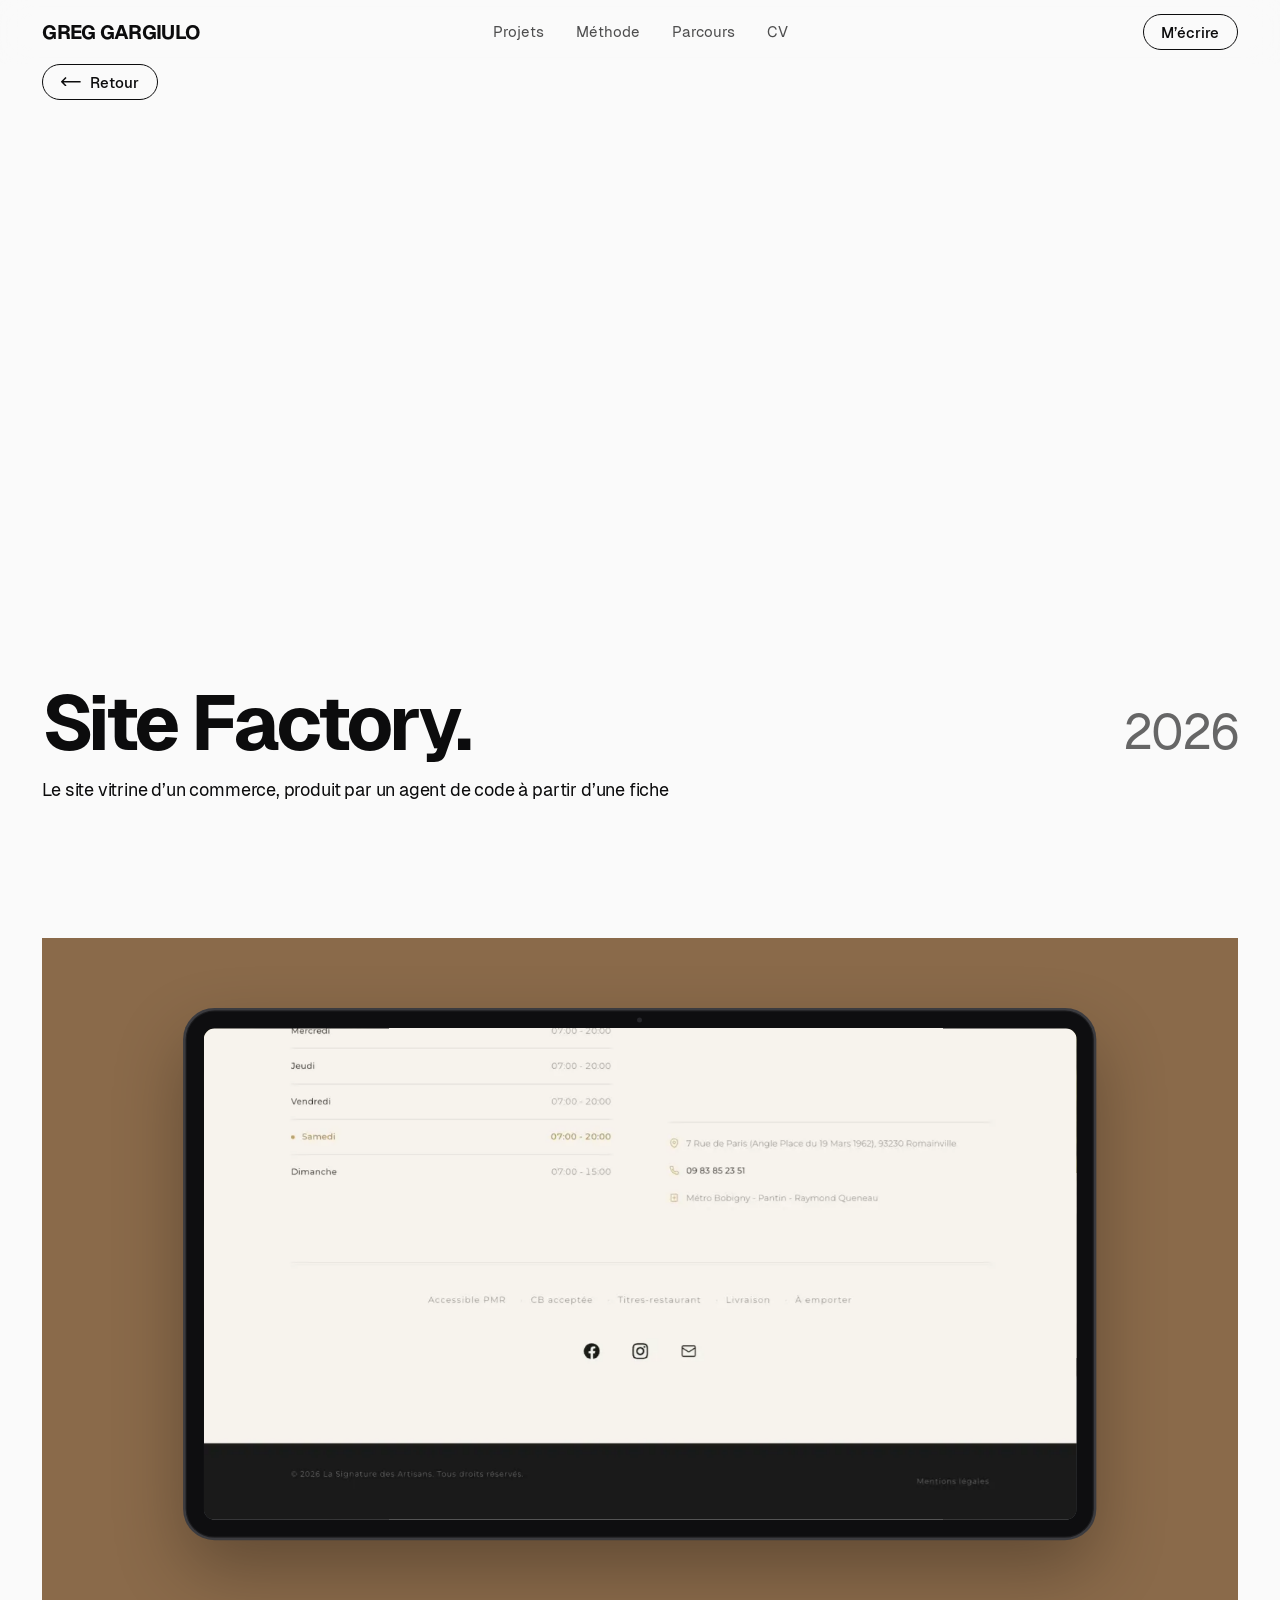
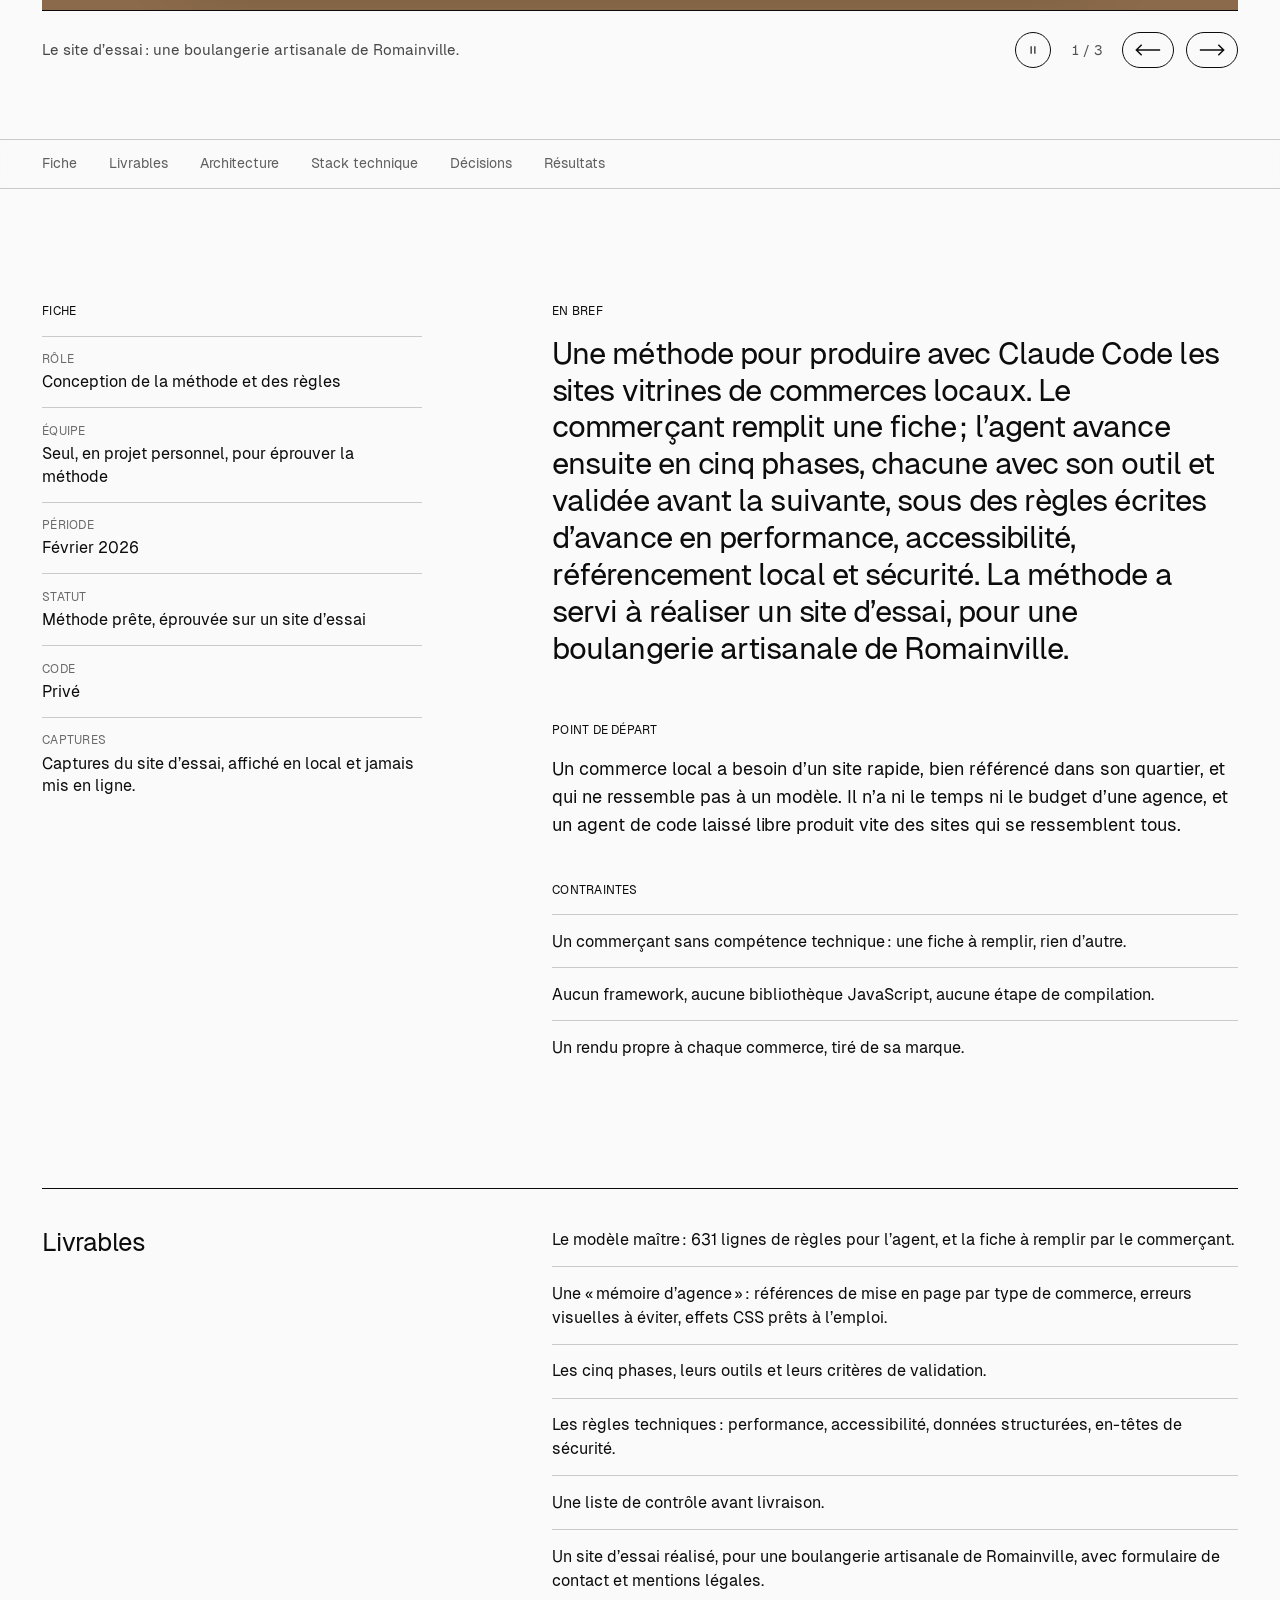
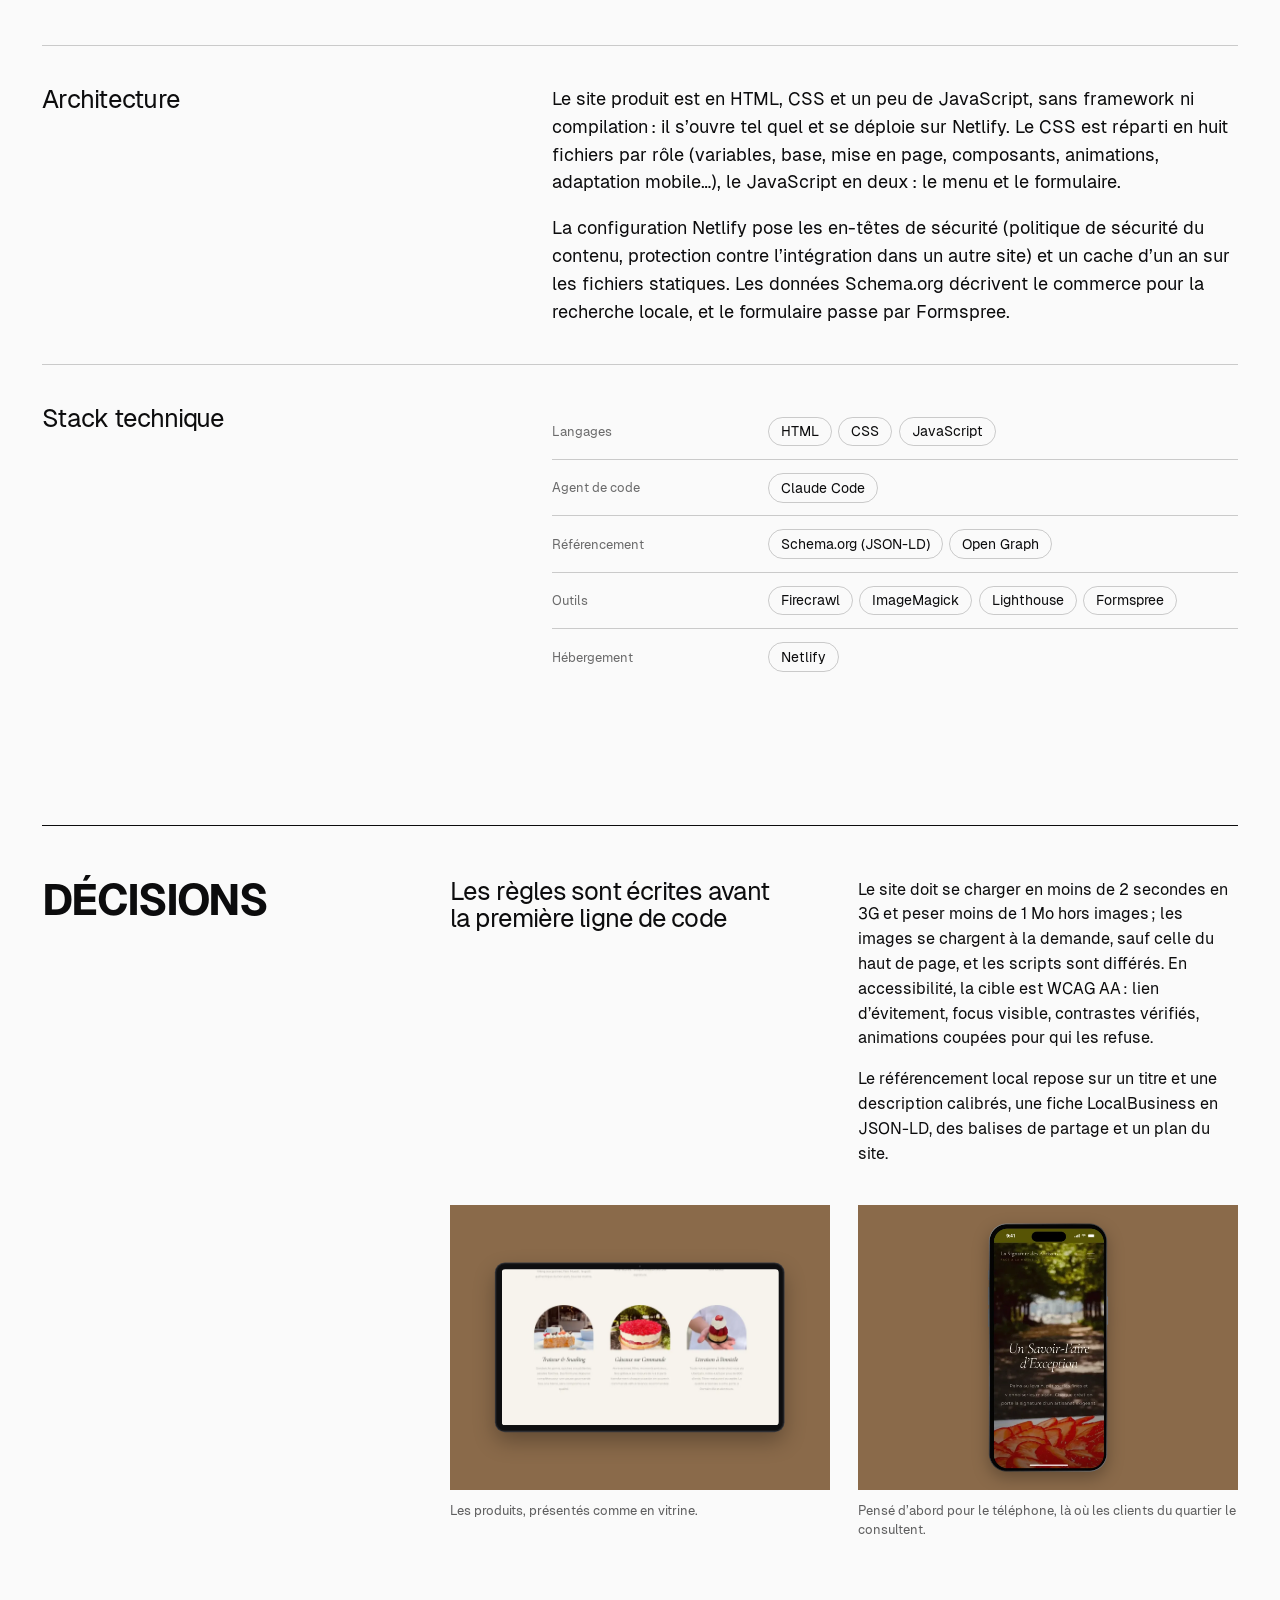
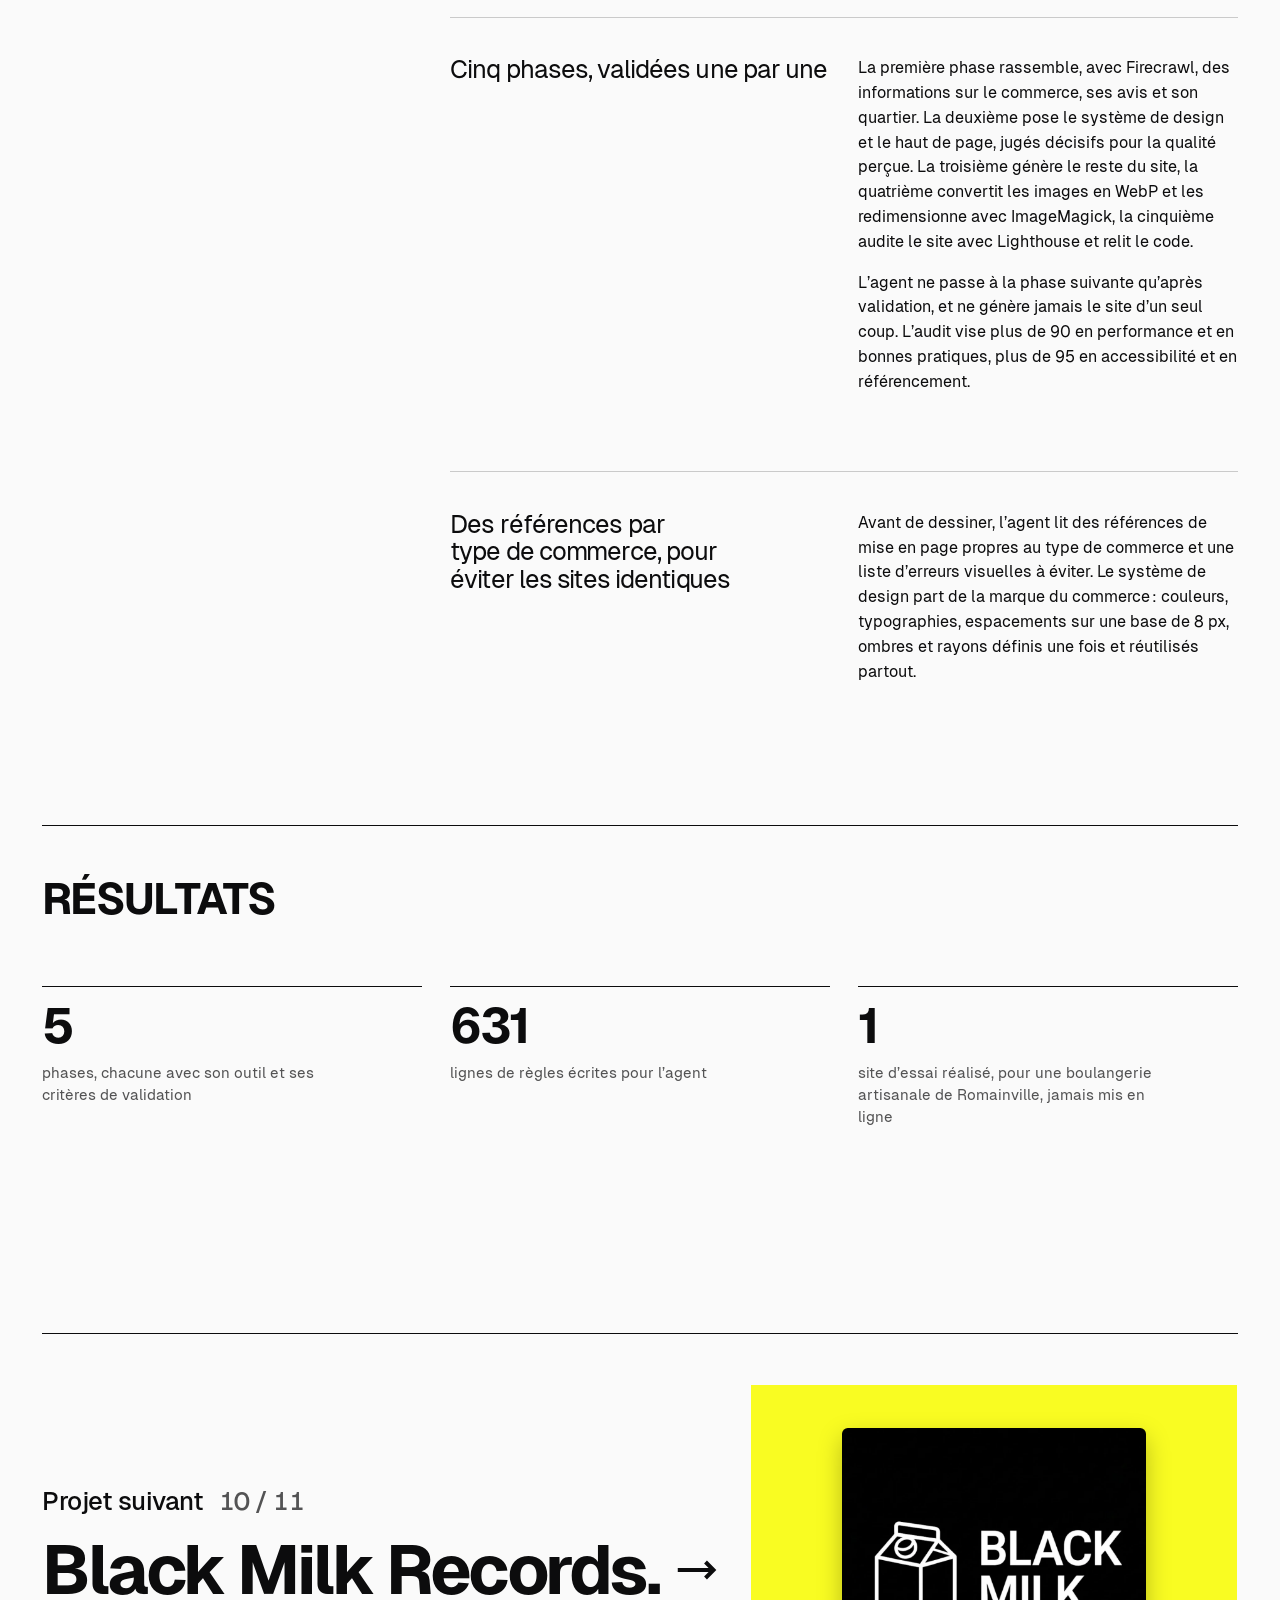
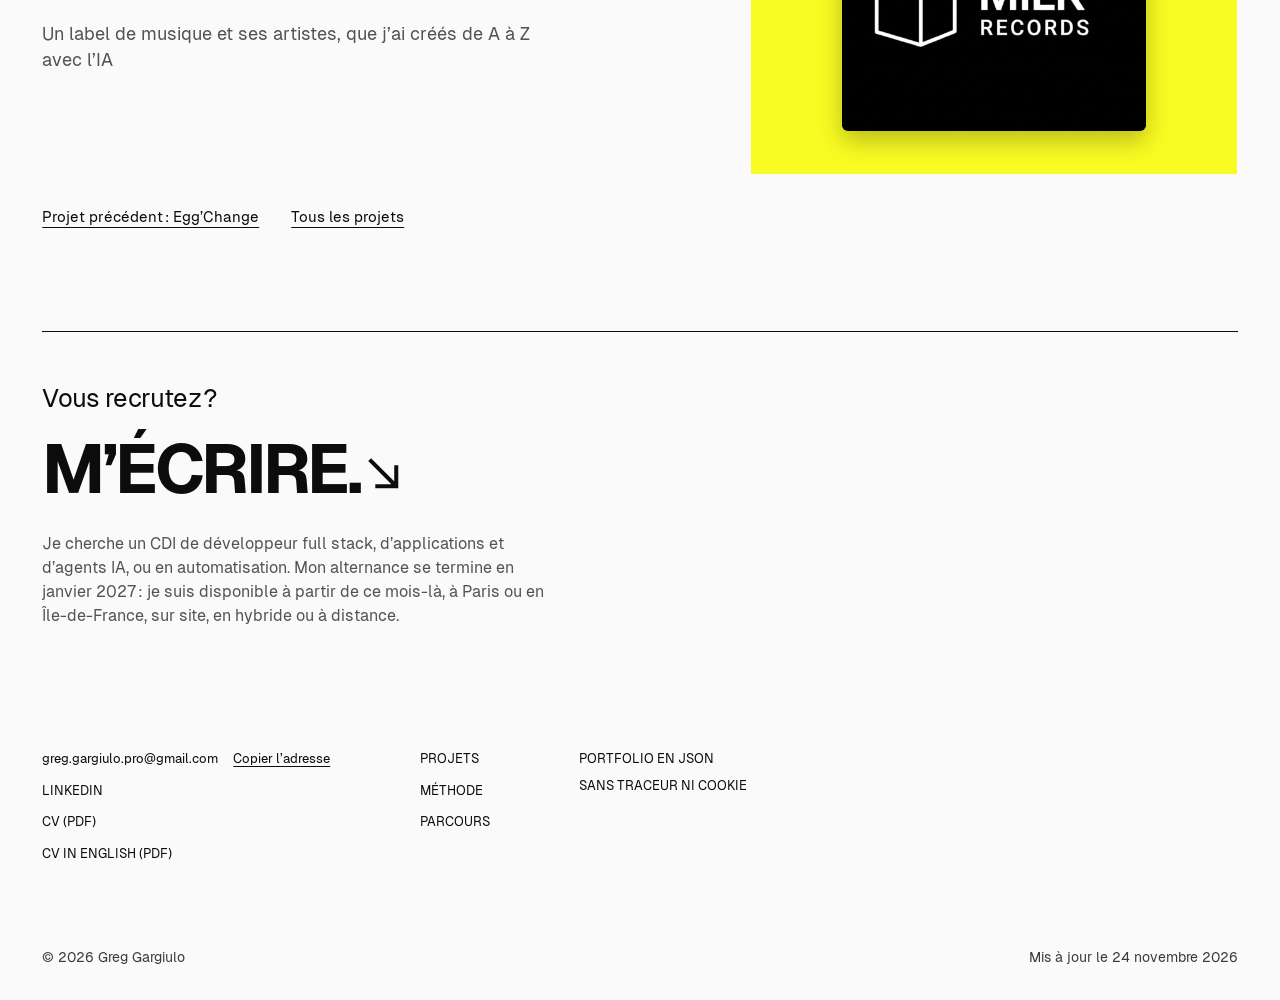
<file: projets/site-factory/index.html>
<!doctype html>
<html lang="fr" class="no-js">
<head>
<meta charset="utf-8">
<meta name="viewport" content="width=device-width, initial-scale=1">
<title>Site Factory, étude de cas | Greg Gargiulo</title>
<meta name="description" content="Le site vitrine d’un commerce, produit par un agent de code à partir d’une fiche. Étude de cas : stack, décisions et résultats.">
<link rel="canonical" href="https://6gbigalt.github.io/projets/site-factory/">
<meta property="og:type" content="website">
<meta property="og:title" content="Site Factory, étude de cas | Greg Gargiulo">
<meta property="og:description" content="Le site vitrine d’un commerce, produit par un agent de code à partir d’une fiche. Étude de cas : stack, décisions et résultats.">
<meta property="og:url" content="https://6gbigalt.github.io/projets/site-factory/">
<meta property="og:image" content="https://6gbigalt.github.io/assets/og/site-factory.jpg">
<meta property="og:locale" content="fr_FR">
<meta property="og:image:width" content="1200">
<meta property="og:image:height" content="630">
<meta property="og:image:alt" content="Site Factory. Le site vitrine d’un commerce, produit par un agent de code à partir d’une fiche">
<meta name="twitter:card" content="summary_large_image">
<meta name="theme-color" content="#fafafa">
<link rel="icon" href="../../assets/favicon-32.png" type="image/png" sizes="32x32">
<link rel="apple-touch-icon" href="../../assets/apple-touch-icon.png">
<link rel="preload" href="../../assets/fonts/geist-400.woff2" as="font" type="font/woff2" crossorigin>
<link rel="preload" href="../../assets/fonts/geist-500.woff2" as="font" type="font/woff2" crossorigin>
<link rel="preload" href="../../assets/fonts/geist-700.woff2" as="font" type="font/woff2" crossorigin>
<link rel="stylesheet" href="../../assets/css/site.css?v=06cb44fd5e">
<link rel="alternate" type="application/json" href="../../portfolio.json" title="Portfolio en JSON">
<script>try{new Function("a?.b??0");document.documentElement.classList.replace("no-js","js")}catch(e){}</script>
<script src="../../assets/js/site.js?v=6f01b619e6" defer></script>
<script type="speculationrules">{"prerender":[{"where":{"href_matches":"/projets/*"},"eagerness":"moderate"}]}</script>
<script type="application/ld+json">{"@context":"https://schema.org","@graph":[{"@type":"Person","@id":"https://6gbigalt.github.io/#greg","name":"Greg Gargiulo","jobTitle":"AI product builder & développeur full stack","email":"mailto:greg.gargiulo.pro@gmail.com","url":"https://6gbigalt.github.io/","sameAs":["https://www.linkedin.com/in/g-gargiulo/"],"knowsAbout":["Applications métier","Agents IA","Automatisation","React","TypeScript","Python","FastAPI","n8n","Flutter"]},{"@type":"BreadcrumbList","itemListElement":[{"@type":"ListItem","position":1,"name":"Accueil","item":"https://6gbigalt.github.io/"},{"@type":"ListItem","position":2,"name":"Site Factory","item":"https://6gbigalt.github.io/projets/site-factory/"}]}]}</script>
</head>
<body class="page-case">
<a class="skip" href="#contenu">Aller au contenu</a>
<header class="hdr">
  <a class="hdr-name" href="../../">Greg Gargiulo</a>
  <nav class="hdr-nav" aria-label="Navigation principale">
    <a href="../../#projets">Projets</a>
    <a href="../../#methode">Méthode</a>
    <a href="../../#parcours">Parcours</a>
    <a href="../../assets/Greg-Gargiulo-CV.pdf" download>CV</a>
  </nav>
  <div class="hdr-right">
    <a class="btn" href="mailto:greg.gargiulo.pro@gmail.com">M’écrire</a>
    <button type="button" class="toggle" aria-expanded="false" aria-controls="menu" aria-label="Ouvrir le menu"><span></span><span></span></button>
  </div>
</header>
<div class="menu" id="menu">
  <nav class="menu-nav" aria-label="Menu">
    <ul role="list">
      <li style="--i:0"><a href="../../#projets">Projets</a></li>
      <li style="--i:1"><a href="../../#methode">Méthode</a></li>
      <li style="--i:2"><a href="../../#parcours">Parcours</a></li>
      <li style="--i:3"><a href="../../#contact">Contact</a></li>
    </ul>
  </nav>
  <div class="menu-foot">
    <a href="mailto:greg.gargiulo.pro@gmail.com">greg.gargiulo.pro@gmail.com</a>
    <a href="https://www.linkedin.com/in/g-gargiulo/" rel="me">LinkedIn</a>
    <a href="../../assets/Greg-Gargiulo-CV.pdf" download>CV (PDF)</a>
  </div>
</div>
<main id="contenu">
<article class="case">
<header class="case-intro">
  <div class="wrap case-intro-inner">
    <a class="btn back" href="../../"><span class="back-arrow" aria-hidden="true"><svg viewBox="0 0 38 18" aria-hidden="true" focusable="false"><path d="M0.75 9h35.5M28.5 1l8 8-8 8" fill="none" stroke="currentColor" stroke-width="1.5"/></svg></span>Retour</a>
    <div class="case-titlerow">
      <h1 class="case-title">Site Factory.</h1>
      <p class="case-year"><span class="visually-hidden">Année : </span>2026</p>
    </div>
    <p class="case-outcome">Le site vitrine d’un commerce, produit par un agent de code à partir d’une fiche</p>
    
  </div>
</header>

<section class="showcase showcase--case" aria-label="Les écrans du projet">
  <div class="wrap">
    <div class="reel" data-motion="time">
      <div class="reel-frame" aria-hidden="true">
        <div class="reel-slide" data-outcome="Le site d’essai : une boulangerie artisanale de Romainville.">
          <div class="stage stage--browser stage--reel" style="--tone:#8a6a4a;--on:#fafafa" aria-hidden="true"><div class="tablet"><div class="screen"><img src="../../assets/captures/site-factory/accueil.webp" srcset="../../assets/captures/site-factory/accueil.w480.webp 480w, ../../assets/captures/site-factory/accueil.w1200.webp 1200w, ../../assets/captures/site-factory/accueil.webp 2160w" sizes="(min-width: 900px) 92vw, 100vw" alt="" width="2160" height="1215" loading="eager" decoding="async"><div class="live live--page" data-src="../../assets/captures/site-factory/accueil-page.webp" data-srcset="../../assets/captures/site-factory/accueil-page.w480.webp 480w, ../../assets/captures/site-factory/accueil-page.w1200.webp 1200w, ../../assets/captures/site-factory/accueil-page.webp 1800w" data-sizes="(min-width: 900px) 68vw, 88vw" style="--loop:22s"></div></div></div></div>
        </div>
        <div class="reel-slide" data-outcome="Les produits, présentés comme en vitrine.">
          <div class="stage stage--browser stage--reel" style="--tone:#8a6a4a;--on:#fafafa" aria-hidden="true"><div class="tablet"><div class="screen"><img src="../../assets/captures/site-factory/produits.webp" srcset="../../assets/captures/site-factory/produits.w480.webp 480w, ../../assets/captures/site-factory/produits.w1200.webp 1200w, ../../assets/captures/site-factory/produits.webp 2160w" sizes="(min-width: 900px) 92vw, 100vw" alt="" width="2160" height="1215" loading="eager" decoding="async"><div class="live live--page" data-src="../../assets/captures/site-factory/produits-page.webp" data-srcset="../../assets/captures/site-factory/produits-page.w480.webp 480w, ../../assets/captures/site-factory/produits-page.w1200.webp 1200w, ../../assets/captures/site-factory/produits-page.webp 1800w" data-sizes="(min-width: 900px) 68vw, 88vw" style="--loop:8s"></div></div></div></div>
        </div>
        <div class="reel-slide" data-outcome="Pensé d’abord pour le téléphone, là où les clients du quartier le consultent.">
          <div class="stage stage--phone stage--reel" style="--tone:#8a6a4a;--on:#fafafa" aria-hidden="true"><div class="handset"><img class="phone" src="../../assets/captures/site-factory/mobile-phone.webp" srcset="../../assets/captures/site-factory/mobile-phone.w480.webp 480w, ../../assets/captures/site-factory/mobile-phone.webp 960w" sizes="(min-width: 900px) 20vw, 34vw" alt="" width="960" height="1929" loading="lazy" decoding="async"><div class="screen screen--phone"><div class="live live--page" data-src="../../assets/captures/site-factory/mobile-page.webp" data-srcset="../../assets/captures/site-factory/mobile-page.webp 520w" data-sizes="(min-width: 900px) 20vw, 40vw" style="--loop:12s"></div></div></div></div>
        </div>
      </div>
      <div class="reel-bar">
        <p class="reel-caption">Le site d’essai : une boulangerie artisanale de Romainville.</p>
        <p class="reel-status visually-hidden" role="status"></p>
        <div class="reel-ctrl">
          <button type="button" class="arrow reel-pause" aria-label="Mettre les animations en pause"><svg class="i-pause" viewBox="0 0 16 16" aria-hidden="true" focusable="false"><path d="M5.5 3v10M10.5 3v10" fill="none" stroke="currentColor" stroke-width="1.5"/></svg><svg class="i-play" viewBox="0 0 16 16" aria-hidden="true" focusable="false"><path d="M5 3.2l8 4.8-8 4.8z" fill="none" stroke="currentColor" stroke-width="1.5" stroke-linejoin="round"/></svg></button>
          <span class="reel-count" aria-hidden="true">1 / 3</span>
          <div class="arrows reel-arrows">
            <button type="button" class="arrow arrow--prev" data-dir="-1" aria-label="Écran précédent"><svg viewBox="0 0 38 18" aria-hidden="true" focusable="false"><path d="M0.75 9h35.5M28.5 1l8 8-8 8" fill="none" stroke="currentColor" stroke-width="1.5"/></svg></button>
            <button type="button" class="arrow" data-dir="1" aria-label="Écran suivant"><svg viewBox="0 0 38 18" aria-hidden="true" focusable="false"><path d="M0.75 9h35.5M28.5 1l8 8-8 8" fill="none" stroke="currentColor" stroke-width="1.5"/></svg></button>
          </div>
        </div>
      </div>
    </div>
  </div>
</section>

<nav class="toc" aria-label="Sommaire de l’étude">
  <div class="wrap">
    <ul class="toc-list" role="list"><li><a href="#fiche">Fiche</a></li><li><a href="#livrables">Livrables</a></li><li><a href="#architecture">Architecture</a></li><li><a href="#stack">Stack technique</a></li><li><a href="#decisions">Décisions</a></li><li><a href="#resultats">Résultats</a></li></ul>
  </div>
</nav>

<section class="overview" id="fiche" aria-label="Présentation du projet">
  <div class="wrap overview-grid">
    <div class="overview-side">
      <h2 class="label">Fiche</h2>
      <dl class="facts">
          <div><dt>Rôle</dt><dd>Conception de la méthode et des règles</dd></div>
          <div><dt>Équipe</dt><dd>Seul, en projet personnel, pour éprouver la méthode</dd></div>
          <div><dt>Période</dt><dd>Février 2026</dd></div>
          <div><dt>Statut</dt><dd>Méthode prête, éprouvée sur un site d’essai</dd></div>
          <div><dt>Code</dt><dd>Privé</dd></div>
          <div><dt>Captures</dt><dd>Captures du site d’essai, affiché en local et jamais mis en ligne.</dd></div>
      </dl>
    </div>
    <div class="overview-main">
      <h2 class="label">En bref</h2>
      <p class="overview-lead">Une méthode pour produire avec Claude Code les sites vitrines de commerces locaux. Le commerçant remplit une fiche ; l’agent avance ensuite en cinq phases, chacune avec son outil et validée avant la suivante, sous des règles écrites d’avance en performance, accessibilité, référencement local et sécurité. La méthode a servi à réaliser un site d’essai, pour une boulangerie artisanale de Romainville.</p>
      <h2 class="label">Point de départ</h2>
      <p class="overview-text">Un commerce local a besoin d’un site rapide, bien référencé dans son quartier, et qui ne ressemble pas à un modèle. Il n’a ni le temps ni le budget d’une agence, et un agent de code laissé libre produit vite des sites qui se ressemblent tous.</p>
      <h3 class="label">Contraintes</h3>
      <ul class="constraints" role="list"><li>Un commerçant sans compétence technique : une fiche à remplir, rien d’autre.</li><li>Aucun framework, aucune bibliothèque JavaScript, aucune étape de compilation.</li><li>Un rendu propre à chaque commerce, tiré de sa marque.</li></ul>
    </div>
  </div>
</section>

<section class="tech" aria-label="Livrables, architecture et stack technique">
  <div class="wrap">
    <div class="spec" id="livrables">
      <h2 class="spec-title">Livrables</h2>
      <ul class="spec-list" role="list"><li>Le modèle maître : 631 lignes de règles pour l’agent, et la fiche à remplir par le commerçant.</li><li>Une « mémoire d’agence » : références de mise en page par type de commerce, erreurs visuelles à éviter, effets CSS prêts à l’emploi.</li><li>Les cinq phases, leurs outils et leurs critères de validation.</li><li>Les règles techniques : performance, accessibilité, données structurées, en-têtes de sécurité.</li><li>Une liste de contrôle avant livraison.</li><li>Un site d’essai réalisé, pour une boulangerie artisanale de Romainville, avec formulaire de contact et mentions légales.</li></ul>
    </div>
    <div class="spec" id="architecture">
      <h2 class="spec-title">Architecture</h2>
      <div class="spec-text"><p>Le site produit est en HTML, CSS et un peu de JavaScript, sans framework ni compilation : il s’ouvre tel quel et se déploie sur Netlify. Le CSS est réparti en huit fichiers par rôle (variables, base, mise en page, composants, animations, adaptation mobile…), le JavaScript en deux : le menu et le formulaire.</p><p>La configuration Netlify pose les en-têtes de sécurité (politique de sécurité du contenu, protection contre l’intégration dans un autre site) et un cache d’un an sur les fichiers statiques. Les données Schema.org décrivent le commerce pour la recherche locale, et le formulaire passe par Formspree.</p></div>
    </div>
    <div class="spec" id="stack">
      <h2 class="spec-title">Stack technique</h2>
      <dl class="stack-table">
          <div><dt>Langages</dt><dd><ul class="tags" role="list"><li>HTML</li><li>CSS</li><li>JavaScript</li></ul></dd></div>
          <div><dt>Agent de code</dt><dd><ul class="tags" role="list"><li>Claude Code</li></ul></dd></div>
          <div><dt>Référencement</dt><dd><ul class="tags" role="list"><li>Schema.org (JSON-LD)</li><li>Open Graph</li></ul></dd></div>
          <div><dt>Outils</dt><dd><ul class="tags" role="list"><li>Firecrawl</li><li>ImageMagick</li><li>Lighthouse</li><li>Formspree</li></ul></dd></div>
          <div><dt>Hébergement</dt><dd><ul class="tags" role="list"><li>Netlify</li></ul></dd></div>
      </dl>
    </div>
  </div>
</section>

<section class="steps-section steps-section--case" id="decisions" aria-labelledby="decisions-titre">
  <div class="wrap">
    <div class="steps-grid">
      <div class="steps-side">
        <h2 id="decisions-titre" class="h-section">Décisions</h2>
      </div>
      <ol class="steps" role="list">
          <li class="step">
            <h3 class="step-title">Les règles sont écrites avant la première ligne de code</h3>
            <div class="step-body"><p>Le site doit se charger en moins de 2 secondes en 3G et peser moins de 1 Mo hors images ; les images se chargent à la demande, sauf celle du haut de page, et les scripts sont différés. En accessibilité, la cible est WCAG AA : lien d’évitement, focus visible, contrastes vérifiés, animations coupées pour qui les refuse.</p><p>Le référencement local repose sur un titre et une description calibrés, une fiche LocalBusiness en JSON-LD, des balises de partage et un plan du site.</p></div>
            <div class="step-media"><div class="pair"><figure class="shot" data-motion="time">
          <div class="stage stage--browser stage--pair" style="--tone:#8a6a4a;--on:#fafafa"><div class="tablet"><div class="screen"><img src="../../assets/captures/site-factory/produits.webp" srcset="../../assets/captures/site-factory/produits.w480.webp 480w, ../../assets/captures/site-factory/produits.w1200.webp 1200w, ../../assets/captures/site-factory/produits.webp 2160w" sizes="(min-width: 900px) 32vw, 92vw" alt="" width="2160" height="1215" loading="lazy" decoding="async"><div class="live live--page" data-src="../../assets/captures/site-factory/produits-page.webp" data-srcset="../../assets/captures/site-factory/produits-page.w480.webp 480w, ../../assets/captures/site-factory/produits-page.w1200.webp 1200w, ../../assets/captures/site-factory/produits-page.webp 1800w" data-sizes="(min-width: 900px) 68vw, 88vw" style="--loop:8s"></div></div></div></div>
          <figcaption>Les produits, présentés comme en vitrine.</figcaption>
        </figure><figure class="shot" data-motion="time">
          <div class="stage stage--phone stage--pair" style="--tone:#8a6a4a;--on:#fafafa"><div class="handset"><img class="phone" src="../../assets/captures/site-factory/mobile-phone.webp" srcset="../../assets/captures/site-factory/mobile-phone.w480.webp 480w, ../../assets/captures/site-factory/mobile-phone.webp 960w" sizes="(min-width: 900px) 14vw, 40vw" alt="" width="960" height="1929" loading="lazy" decoding="async"><div class="screen screen--phone"><div class="live live--page" data-src="../../assets/captures/site-factory/mobile-page.webp" data-srcset="../../assets/captures/site-factory/mobile-page.webp 520w" data-sizes="(min-width: 900px) 20vw, 40vw" style="--loop:12s"></div></div></div></div>
          <figcaption>Pensé d’abord pour le téléphone, là où les clients du quartier le consultent.</figcaption>
        </figure></div></div>
          </li>
          <li class="step">
            <h3 class="step-title">Cinq phases, validées une par une</h3>
            <div class="step-body"><p>La première phase rassemble, avec Firecrawl, des informations sur le commerce, ses avis et son quartier. La deuxième pose le système de design et le haut de page, jugés décisifs pour la qualité perçue. La troisième génère le reste du site, la quatrième convertit les images en WebP et les redimensionne avec ImageMagick, la cinquième audite le site avec Lighthouse et relit le code.</p><p>L’agent ne passe à la phase suivante qu’après validation, et ne génère jamais le site d’un seul coup. L’audit vise plus de 90 en performance et en bonnes pratiques, plus de 95 en accessibilité et en référencement.</p></div>
            
          </li>
          <li class="step">
            <h3 class="step-title">Des références par type de commerce, pour éviter les sites identiques</h3>
            <div class="step-body"><p>Avant de dessiner, l’agent lit des références de mise en page propres au type de commerce et une liste d’erreurs visuelles à éviter. Le système de design part de la marque du commerce : couleurs, typographies, espacements sur une base de 8 px, ombres et rayons définis une fois et réutilisés partout.</p></div>
            
          </li>
      </ol>
    </div>
  </div>
</section>

<section class="results" id="resultats" aria-labelledby="resultats-titre">
  <div class="wrap">
    <h2 id="resultats-titre" class="h-section">Résultats</h2>
    <dl class="figures figures--3"><div><dt>5</dt><dd>phases, chacune avec son outil et ses critères de validation</dd></div><div><dt>631</dt><dd>lignes de règles écrites pour l’agent</dd></div><div><dt>1</dt><dd>site d’essai réalisé, pour une boulangerie artisanale de Romainville, jamais mis en ligne</dd></div></dl>
    
  </div>
</section>

<nav class="next" aria-label="Projets suivant et précédent">
  <div class="wrap">
    <a class="next-link" href="../../projets/black-milk-records/">
      <span class="next-text">
        <span class="next-label">Projet suivant <span class="next-count">10 / 11</span></span>
        <span class="next-name">Black Milk Records.<span class="next-arrow"><svg viewBox="0 0 38 18" aria-hidden="true" focusable="false"><path d="M0.75 9h35.5M28.5 1l8 8-8 8" fill="none" stroke="currentColor" stroke-width="1.5"/></svg></span></span>
        <span class="next-outcome">Un label de musique et ses artistes, que j’ai créés de A à Z avec l’IA</span>
      </span>
      <div class="next-shot" data-motion="time"><div class="stage stage--art stage--slide" style="--tone:#f9fc22;--on:#0c0c0d" aria-hidden="true"><div class="art"><img src="../../assets/captures/black-milk-records/logo.webp" srcset="../../assets/captures/black-milk-records/logo.w480.webp 480w, ../../assets/captures/black-milk-records/logo.webp 968w" sizes="(min-width: 900px) 44vw, 82vw" alt="" width="968" height="968" loading="lazy" decoding="async"></div></div></div>
    </a>
    <div class="next-more">
      <a class="ulink" href="../../projets/eggchange/">Projet précédent : Egg’Change</a>
      <a class="ulink" href="../../#projets">Tous les projets</a>
    </div>
  </div>
</nav>
</article>
</main>
<footer class="foot" id="contact">
  <div class="wrap">
    <p class="foot-kicker">Vous recrutez ?</p>
    <a class="foot-big" href="mailto:greg.gargiulo.pro@gmail.com" data-reveal><span class="w"><span style="--i:0">M’écrire.<span class="foot-arrow"><svg viewBox="0 0 24 24" aria-hidden="true" focusable="false"><path d="M3.5 3.5l16.5 16.5M20 7v13H7" fill="none" stroke="currentColor" stroke-width="1.6"/></svg></span></span></span></a>
    <p class="foot-text">Je cherche un CDI de développeur full stack, d’applications et d’agents IA, ou en automatisation. Mon alternance se termine en janvier 2027 : je suis disponible à partir de ce mois-là, à Paris ou en Île-⁠de-⁠France, sur site, en hybride ou à distance.</p>
    <div class="foot-cols">
      <ul role="list">
        <li><a href="mailto:greg.gargiulo.pro@gmail.com">greg.gargiulo.pro@gmail.com</a> <button type="button" class="foot-copy" data-copy="greg.gargiulo.pro@gmail.com" aria-live="polite">Copier l’adresse</button></li>
        <li><a href="https://www.linkedin.com/in/g-gargiulo/" rel="me">LinkedIn</a></li>
        <li><a href="../../assets/Greg-Gargiulo-CV.pdf" download>CV (PDF)</a></li>
        <li><a href="../../assets/Greg-Gargiulo-CV-EN.pdf" download hreflang="en" lang="en">CV in English (PDF)</a></li>
        
      </ul>
      <ul role="list">
        <li><a href="../../#projets">Projets</a></li>
        <li><a href="../../#methode">Méthode</a></li>
        <li><a href="../../#parcours">Parcours</a></li>
      </ul>
      <ul role="list">
        <li><a href="../../portfolio.json">Portfolio en JSON</a></li>
        <li>Sans traceur ni cookie</li>
      </ul>
    </div>
    <div class="foot-legal">
      <span>© 2026 Greg Gargiulo</span>
      <span>Mis à jour le 24 novembre 2026</span>
    </div>
  </div>
</footer>
</body>
</html>
</file>
<file: assets/css/site.css>
/* Portfolio de Greg Gargiulo
   Texte noir sur fond blanc, une seule famille (Geist). La couleur n'apparaît que dans les
   captures, sur l'aplat de chaque projet ; les sections se séparent par des filets et des blancs.
   Règle de formes : boutons, flèches et étiquettes en pilule ; images et scènes à angles vifs. */

@font-face { font-family: "Geist"; src: url("../fonts/geist-400.woff2") format("woff2"); font-weight: 400; font-style: normal; font-display: swap; }
@font-face { font-family: "Geist"; src: url("../fonts/geist-500.woff2") format("woff2"); font-weight: 500; font-style: normal; font-display: swap; }
@font-face { font-family: "Geist"; src: url("../fonts/geist-700.woff2") format("woff2"); font-weight: 700; font-style: normal; font-display: swap; }
@font-face { font-family: "Geist Mono"; src: url("../fonts/geist-mono-400.woff2") format("woff2"); font-weight: 400; font-style: normal; font-display: swap; }
/* Métriques de repli proches de Geist, pour limiter le décalage au chargement. */
@font-face { font-family: "Geist Fallback"; src: local("Arial"); size-adjust: 104%; ascent-override: 92%; descent-override: 22%; line-gap-override: 0%; }

:root {
  --paper: #fafafa;
  --ink: #0c0c0d;
  --bg: var(--paper);
  --fg: var(--ink);
  --line: color-mix(in srgb, currentColor 20%, transparent);
  --sans: "Geist", "Geist Fallback", "Helvetica Neue", Arial, sans-serif;
  --mono: "Geist Mono", ui-monospace, Menlo, monospace;
  --hdr: 64px;
  /* Hauteur du sommaire d'une étude, collé sous l'en-tête (ordinateur). */
  --toc: 3rem;
  /* Échelle typographique : chaque rôle a sa taille, du plus grand au plus petit. */
  --fs-display: clamp(2.5rem, 7vw, 7.5rem);   /* titre d'accueil */
  --fs-case: clamp(2.5rem, 6vw, 6.5rem);      /* titre d'une étude : le plus long tient sur une ligne */
  --fs-title: clamp(2.25rem, 5.4vw, 5.75rem); /* projet suivant, « M'écrire. », organisations */
  --fs-h2: clamp(2rem, 3.4vw, 3.25rem);       /* titres de section */
  --fs-figure: clamp(2.25rem, 3.8vw, 3.75rem);/* chiffres clés, année d'une étude */
  --fs-lead: clamp(1.5rem, 2.4vw, 2.375rem);  /* phrases d'introduction */
  --fs-h3: clamp(1.375rem, 2vw, 1.875rem);    /* titres de ligne, de bloc */
  --fs-body-l: 1.125rem;
  --fs-body: 1rem;
  --fs-small: 0.9375rem;
  --fs-caption: 0.8125rem;
  --fs-label: 0.75rem;
  --ease: cubic-bezier(0.4, 0, 0.2, 1);
  --ease-out: cubic-bezier(0.16, 1, 0.3, 1);
  --pad: clamp(16px, 3.3vw, 48px);
  --gap: clamp(16px, 2.2vw, 32px);
  color-scheme: light;
}

*,
*::before,
*::after {
  box-sizing: border-box;
}
html {
  -webkit-text-size-adjust: 100%;
  text-size-adjust: 100%;
  scroll-behavior: smooth;
  scroll-padding-top: calc(var(--hdr) + 1.5rem);
}
html[data-menu="open"] {
  overflow: hidden;
}
body {
  margin: 0;
  background: var(--bg);
  color: var(--fg);
  font-family: var(--sans);
  font-size: 1rem;
  line-height: 1.5;
  font-weight: 400;
  font-kerning: normal;
  font-feature-settings: "ss01" off;
  -webkit-font-smoothing: antialiased;
  -moz-osx-font-smoothing: grayscale;
}
img {
  display: block;
  max-width: 100%;
  height: auto;
}
a {
  color: inherit;
}
button {
  font: inherit;
}
::selection {
  background: var(--fg);
  color: var(--bg);
}
:focus-visible {
  outline: 2px solid currentColor;
  outline-offset: 3px;
}


.visually-hidden {
  position: absolute !important;
  width: 1px;
  height: 1px;
  overflow: hidden;
  clip-path: inset(50%);
  white-space: nowrap;
}
.skip {
  position: fixed;
  left: var(--pad);
  top: 0.75rem;
  z-index: 100;
  padding: 0.6rem 1rem;
  background: var(--ink);
  color: var(--paper);
  border-radius: 999px;
  transform: translateY(-200%);
}
.skip:focus {
  transform: none;
}

.wrap {
  width: 100%;
  max-width: 1720px;
  margin-inline: auto;
  padding-inline: var(--pad);
}

/* Chaque grande section commence par un filet à la largeur du contenu : sans changement de fond,
   c'est lui qui structure la page (même règle que Méthode, Décisions et la fiche technique). */
.index > .wrap::before,
.career > .wrap::before,
.results > .wrap::before,
.next > .wrap::before,
.foot > .wrap::before {
  content: "";
  display: block;
  margin-bottom: clamp(2.5rem, 4vw, 3.5rem);
  border-top: 1px solid currentColor;
}

/* ------------------------------------------------------------------ Typographie */

.h-section {
  margin: 0;
  font-size: var(--fs-h2);
  font-weight: 700;
  line-height: 1.02;
  letter-spacing: -0.04em;
  text-transform: uppercase;
  text-wrap: balance;
}
.label {
  margin: 0 0 1rem;
  font-size: 0.75rem;
  font-weight: 400;
  line-height: 1.3;
  letter-spacing: 0.02em;
  text-transform: uppercase;
}
.ulink {
  display: inline-block;
  font-size: 0.9375rem;
  text-decoration: underline;
  text-decoration-thickness: 1px;
  text-underline-offset: 0.3em;
  transition: opacity 0.3s;
}
.ulink:hover {
  opacity: 0.6;
}

/* ------------------------------------------------------------------ En-tête */

.hdr {
  position: fixed;
  inset: 0 0 auto;
  z-index: 50;
  display: grid;
  grid-template-columns: 1fr auto 1fr;
  align-items: center;
  height: var(--hdr);
  padding: 0 var(--pad);
  background: color-mix(in srgb, var(--bg) 86%, transparent);
  color: var(--fg);
  -webkit-backdrop-filter: blur(16px) saturate(1.4);
  backdrop-filter: blur(16px) saturate(1.4);
  box-shadow: 0 1px 0 transparent;
  transition: box-shadow 0.3s;
}
.is-scrolled .hdr {
  box-shadow: 0 1px 0 var(--line);
}
[data-menu="open"] .hdr {
  background: transparent;
  box-shadow: none;
  -webkit-backdrop-filter: none;
  backdrop-filter: none;
}
.hdr-name {
  /* Le nom comme un logotype : capitales grasses et serrées, comme les grands titres. */
  justify-self: start;
  font-size: 1.25rem;
  font-weight: 700;
  line-height: 1;
  letter-spacing: -0.035em;
  text-transform: uppercase;
  text-decoration: none;
  white-space: nowrap;
}
/* Retour : en haut de chaque étude, un simple lien vers le haut de l'accueil. */
.back {
  align-self: flex-start;
  gap: 0.6rem;
  margin-bottom: auto;
}
.back-arrow {
  display: block;
  width: 1.25rem;
}
.back-arrow svg path {
  stroke-width: 2.9;
}
.back-arrow svg {
  display: block;
  width: 100%;
  height: auto;
  transform: scaleX(-1);
}
.hdr-nav {
  display: flex;
  gap: 2rem;
}
.hdr-nav a {
  position: relative;
  font-size: 0.9375rem;
  text-decoration: none;
  opacity: 0.72;
  transition: opacity 0.2s;
}
.hdr-nav a:hover,
.hdr-nav a[aria-current="true"] {
  opacity: 1;
}
.hdr-right {
  justify-self: end;
  display: flex;
  align-items: center;
  gap: 1rem;
}
.btn {
  display: inline-flex;
  align-items: center;
  height: 2.25rem;
  padding: 0 1.1rem;
  border: 1px solid currentColor;
  border-radius: 999px;
  font-size: 0.9375rem;
  font-weight: 500;
  line-height: 1;
  text-decoration: none;
  white-space: nowrap;
  transition: background-color 0.25s, color 0.25s, transform 0.15s;
}
.btn:hover {
  background: var(--fg);
  color: var(--bg);
}
.btn:active {
  transform: scale(0.98);
}
.toggle {
  position: relative;
  display: none;
  width: 44px;
  height: 44px;
  margin-right: -10px;
  padding: 0;
  border: 0;
  background: none;
  color: inherit;
  cursor: pointer;
}
.toggle span {
  position: absolute;
  left: 10px;
  right: 10px;
  height: 1.5px;
  background: currentColor;
  transition: transform 0.5s var(--ease-out);
}
/* Contraste forcé (Windows) : les fonds sont neutralisés, le trait doit rester visible. */
@media (forced-colors: active) {
  .toggle span {
    background: CanvasText;
  }
}
.toggle span:first-child {
  top: 17px;
}
.toggle span:last-child {
  bottom: 17px;
}
[data-menu="open"] .toggle span:first-child {
  transform: translateY(4.25px) rotate(18deg);
}
[data-menu="open"] .toggle span:last-child {
  transform: translateY(-4.25px) rotate(-18deg);
}

/* ------------------------------------------------------------------ Menu plein écran */

.menu {
  position: fixed;
  inset: 0;
  z-index: 40;
  display: flex;
  flex-direction: column;
  justify-content: flex-start;
  gap: 2.5rem;
  overflow-y: auto;
  padding: calc(var(--hdr) + 3rem) var(--pad) var(--pad);
  background: var(--paper);
  color: var(--ink);
  visibility: hidden;
  clip-path: inset(0 0 100% 0);
  transition: clip-path 0.8s var(--ease-out), visibility 0s linear 0.8s;
}
/* En fenêtre basse (paysage téléphone, zoom 200 %), le menu défile ; sinon, les liens restent en bas. */
.menu-nav {
  margin-top: auto;
}
[data-menu="open"] .menu {
  visibility: visible;
  clip-path: inset(0);
  transition: clip-path 0.8s var(--ease-out);
}
.menu-nav ul {
  margin: 0;
  padding: 0;
  list-style: none;
}
.menu-nav li {
  overflow: hidden;
}
.menu-nav a:focus-visible {
  outline-offset: -2px;
}
.menu-nav a {
  display: inline-block;
  font-size: clamp(3rem, 10vw, 9.5rem);
  font-weight: 700;
  line-height: 1.02;
  letter-spacing: -0.05em;
  text-transform: uppercase;
  text-decoration: none;
  transform: translateY(100%);
  transition: transform 0.8s var(--ease-out), opacity 0.3s;
}
[data-menu="open"] .menu-nav a {
  transform: none;
  transition-delay: calc(0.12s + var(--i, 0) * 0.06s), 0s;
}
.menu-nav a:hover {
  opacity: 0.45;
}
.menu-foot {
  display: flex;
  flex-wrap: wrap;
  gap: 0.5rem 2rem;
  font-size: 0.875rem;
}
.menu-foot a {
  display: inline-block;
  padding-block: 0.4rem;
  text-decoration: none;
}
.menu-foot a:hover {
  text-decoration: underline;
}

/* ------------------------------------------------------------------ Accueil : premier écran
   Le titre seul, ancré en bas de la fenêtre : rien ne dépasse du premier écran. */

.hero {
  padding-top: var(--hdr);
}
.hero-inner {
  display: flex;
  flex-direction: column;
  justify-content: flex-end;
  height: calc(100svh - var(--hdr));
  min-height: 480px;
  padding-bottom: clamp(2.5rem, 8vh, 5.5rem);
}
.hero-title {
  max-width: 22ch;
  margin: 0;
  font-size: var(--fs-display);
  font-weight: 700;
  line-height: 1.02;
  letter-spacing: -0.045em;
  text-transform: uppercase;
  text-wrap: balance;
}
.hero-foot {
  display: flex;
  flex-wrap: wrap;
  align-items: baseline;
  justify-content: space-between;
  gap: 0.75rem 2rem;
  margin-top: clamp(1.5rem, 4vh, 2.5rem);
}
.hero-sub {
  max-width: 52ch;
  margin: 0;
  font-size: clamp(1.0625rem, 1.3vw, 1.25rem);
  line-height: 1.45;
  text-wrap: pretty;
}
.hero-avail {
  margin: 0.6rem 0 0;
  font-size: 0.9375rem;
  line-height: 1.45;
  opacity: 0.7;
  text-wrap: pretty;
}
.w {
  display: inline-block;
  overflow: hidden;
  vertical-align: top;
  /* Réserve pour les accents (É) et les jambages, sans changer l'interligne. */
  padding: 0.14em 0 0.08em;
  margin: -0.14em 0 -0.08em;
}
.w > span {
  display: inline-block;
  animation: rise 0.7s var(--ease-out) both;
  animation-delay: calc(0.05s + var(--i) * 0.035s);
}
@keyframes rise {
  from {
    transform: translateY(110%);
  }
}
/* Accueil : un + noir pivote et se pose devant le titre, les mots montent dans son sillage, puis il
   tourne de 45° et s'efface ; son espace se referme et le titre se cale à gauche. Dessiné en deux
   barres (épaisseur proche des fûts de Geist 700), à la taille des capitales. */
.hero-plus {
  position: relative;
  display: inline-block;
  width: 0.56em;
  height: 0.56em;
  margin-right: 0.18em;
  vertical-align: 0.08em;
}
.hero-plus::before,
.hero-plus::after {
  content: "";
  position: absolute;
  background: currentColor;
}
.hero-plus::before {
  top: calc(50% - 0.0575em);
  right: 0;
  left: 0;
  height: 0.115em;
}
.hero-plus::after {
  top: 0;
  bottom: 0;
  left: calc(50% - 0.0575em);
  width: 0.115em;
}
.js .hero-plus {
  opacity: 0;
  transform: rotate(-90deg) scale(0.4);
  animation:
    plus-in 0.4s var(--ease-out) 0.05s forwards,
    plus-out 0.35s var(--ease) 1.5s forwards,
    plus-gone 0.3s var(--ease) 1.85s forwards;
}
/* Les mots du titre attendent que le + soit posé ; les autres apparitions gardent la cadence de base. */
.js .hero-title .w > span {
  animation-delay: calc(0.45s + var(--i) * 0.06s);
}
@keyframes plus-in {
  to {
    opacity: 1;
    transform: none;
  }
}
@keyframes plus-out {
  to {
    opacity: 0;
    transform: rotate(45deg) scale(0.3);
  }
}
@keyframes plus-gone {
  from {
    opacity: 0;
  }
  to {
    width: 0;
    margin-right: 0;
    opacity: 0;
  }
}
.no-js .hero-plus {
  display: none;
}
/* Les noms du parcours et « M'écrire. » apparaissent comme le titre de l'accueil, quand leur bloc
   arrive à l'écran (le script pose is-in). Sans script, ils sont affichés d'emblée. */
.js [data-reveal] .w > span {
  animation: none;
  transform: translateY(110%);
}
.js [data-reveal].is-in .w > span {
  transform: none;
  animation: rise 0.7s var(--ease-out) both;
  animation-delay: calc(0.05s + var(--i) * 0.035s);
}
/* La flèche de « M'écrire. » glisse au survol : son masque lui laisse la place. */
.foot-big .w {
  padding-inline-end: 0.12em;
  padding-bottom: 0.16em;
  margin-inline-end: -0.12em;
  margin-bottom: -0.16em;
}

/* ------------------------------------------------------------------ Accueil : le défilé, en grand
   Toute la largeur, et toute l'image tient dans la hauteur de l'écran avec sa barre de légende. */

.showcase {
  position: relative;
  padding-top: clamp(1rem, 3vw, 2.5rem);
}
.reel-frame {
  position: relative;
  width: 100%;
  aspect-ratio: 16 / 9;
  max-height: calc(100svh - var(--hdr) - 6.5rem);
  min-height: 320px;
  overflow: hidden;
  background: var(--ink);
}
.reel-slide {
  position: absolute;
  inset: 0;
}
.reel.is-live .reel-slide {
  opacity: 0;
  transition: opacity 0.5s var(--ease);
}
.reel.is-live .reel-slide.is-on {
  opacity: 1;
}
.reel.is-live .reel-slide:not(.is-on, .is-near) {
  display: none;
}
/* Les scènes voisines, même à opacité nulle, laissaient un trou dans la scène active à partir de 1920 px. */
.reel.is-live .reel-slide:not(.is-on) {
  visibility: hidden;
  transition: opacity 0.5s var(--ease), visibility 0s 0.5s;
}
/* Tablette : une hauteur unique pour la barre de l'accueil, sinon le contenu suivant saute à chaque scène. */
@media (min-width: 601px) and (max-width: 1100px) {
  .page-home .reel-bar {
    min-height: 7.125rem;
    align-items: flex-start;
  }
}
.no-js .reel-slide:not(:first-child),
.reel:not(.is-live) .reel-slide:not(:first-child) {
  display: none;
}
.reel-slide .stage {
  position: absolute;
  inset: 0;
  aspect-ratio: auto;
}
.reel-bar {
  display: flex;
  align-items: center;
  justify-content: space-between;
  gap: 1rem 2rem;
  min-height: 4rem;
  padding-top: 0.9rem;
}
.reel-link {
  display: flex;
  flex-wrap: wrap;
  align-items: baseline;
  gap: 0.25rem 1rem;
  min-height: 24px;
  text-decoration: none;
}
.reel-title {
  font-size: 1.125rem;
  font-weight: 500;
  letter-spacing: -0.02em;
}
.reel-outcome {
  font-size: 0.9375rem;
  opacity: 0.7;
}
/* Dans une étude : la légende de l'écran affiché. */
.reel-caption {
  max-width: 56ch;
  margin: 0;
  font-size: 0.9375rem;
  line-height: 1.45;
  opacity: 0.75;
}
.reel-link:hover .reel-title {
  text-decoration: underline;
  text-underline-offset: 0.2em;
}
/* Position dans le carrousel. */
.reel-count {
  flex: none;
  font-size: 0.875rem;
  font-variant-numeric: tabular-nums;
  opacity: 0.7;
}
/* La position et les flèches du carrousel ; sans script, elles n'ont pas lieu d'être. */
.reel-ctrl {
  display: flex;
  flex: none;
  align-items: center;
  gap: 1.25rem;
}
.no-js .reel-ctrl {
  display: none;
}
/* Pause des animations : un rond à côté des flèches, avec l'icône de l'action possible. */
.arrow.reel-pause {
  width: 36px;
}
.reel-pause svg {
  width: 16px;
  height: 16px;
}
.reel-pause .i-play,
.is-still .reel-pause .i-pause {
  display: none;
}
.is-still .reel-pause .i-play {
  display: block;
}
/* Un glissement horizontal du doigt change de projet ; le défilement vertical reste au navigateur. */
.reel-frame {
  touch-action: pan-y pinch-zoom;
}
/* Accueil : un aimant léger, sur ordinateur seulement. Quand on s'arrête près du carrousel, il se
   cadre en entier sous l'en-tête ; près du début d'une section, son filet se cale sous l'en-tête.
   Dans une section plus haute que l'écran, le défilement reste libre ; sur les autres pages, il
   n'y a pas d'aimant. Au doigt, il contrariait le défilement : aucun aimant sur mobile. */
@media (min-width: 901px) {
  html:has(body.page-home) {
    scroll-snap-type: y proximity;
  }
  .page-home .showcase .reel {
    scroll-snap-align: center;
  }
  .page-home :is(.works, .index > .wrap, .steps-grid, .career > .wrap, .career-grid--side) {
    scroll-snap-align: start;
  }
}

/* Dans le défilé, chaque appareil est entier et centré. */
.stage--reel .phones .phone {
  height: min(78cqh, 50cqw);
}
.stage--reel .phone {
  height: 82cqh;
}
.stage--reel .paper,
.stage--reel .sheet {
  width: min(70cqw, 124cqh);
}
.stage--reel .compare {
  width: min(82cqw, 250cqh);
}
.stage--reel .cadence {
  width: min(76cqw, 150cqh);
}

.about {
  padding-block: clamp(4.5rem, 10vw, 9rem) clamp(3rem, 6vw, 6rem);
}
.about-lead {
  max-width: 30ch;
  margin: 0;
  font-size: var(--fs-lead);
  line-height: 1.2;
  letter-spacing: -0.03em;
  text-wrap: balance;
}
.about-facts {
  display: grid;
  grid-template-columns: repeat(3, minmax(0, 1fr));
  gap: var(--gap);
  margin: clamp(2.5rem, 5vw, 4rem) 0 0;
}
.about-facts div {
  padding-top: 1rem;
  border-top: 1px solid var(--line);
}
.about-facts dt {
  margin-bottom: 0.5rem;
  font-size: var(--fs-label);
  letter-spacing: 0.02em;
  text-transform: uppercase;
  opacity: 0.6;
}
.about-facts dd {
  max-width: 34ch;
  margin: 0;
  font-size: var(--fs-body);
  line-height: 1.5;
}

/* ------------------------------------------------------------------ Accueil : projets sélectionnés */

.works {
  padding-top: clamp(4rem, 8vw, 8rem);
}
/* Les trois titres de section de l'accueil, à la même taille. */
.page-home .h-section {
  font-size: clamp(1.875rem, 2.8vw, 2.75rem);
}
.works-grid {
  display: grid;
  grid-template-columns: minmax(270px, 27%) minmax(0, 1fr);
  border-bottom: 1px solid var(--line);
}
.works-side {
  display: flex;
  flex-direction: column;
  padding: 0 var(--gap) 2.5rem 0;
  border-right: 1px solid var(--line);
}
.works-intro {
  max-width: 30ch;
  margin: 1.5rem 0 2rem;
  font-size: 0.9375rem;
  line-height: 1.5;
  opacity: 0.7;
}
.works-ctrl {
  margin-top: auto;
  padding-top: 2rem;
}
.no-js .works-ctrl {
  display: none;
}
.arrows {
  display: flex;
  gap: 0.75rem;
}
.arrow {
  display: grid;
  place-items: center;
  width: 52px;
  height: 36px;
  padding: 0;
  border: 1px solid currentColor;
  border-radius: 999px;
  background: none;
  color: inherit;
  cursor: pointer;
  transition: background-color 0.3s, color 0.3s, opacity 0.3s;
}
.arrow svg {
  width: 26px;
  height: 12px;
}
.arrow--prev svg {
  transform: scaleX(-1);
}
/* Trait effectif d'environ 1,5 px à la taille de rendu de chaque pictogramme. */
.arrow:not(.reel-pause) svg path {
  stroke-width: 2.2;
}
.arrow:not(:disabled):hover {
  background: var(--fg);
  color: var(--bg);
}
.arrow:disabled {
  opacity: 0.25;
  cursor: default;
}
.works-track {
  position: relative;
  display: grid;
  grid-auto-flow: column;
  grid-auto-columns: min(44vw, 700px);
  gap: var(--gap);
  margin: 0 calc(-1 * var(--pad)) 0 0;
  padding: 0 var(--pad) 2.5rem var(--gap);
  list-style: none;
  overflow-x: auto;
  overscroll-behavior-x: contain;
  scroll-snap-type: x mandatory;
  scroll-padding-inline: var(--gap) var(--pad);
  scrollbar-width: none;
}
.works-track::-webkit-scrollbar {
  display: none;
}
.works-track.is-dragging {
  scroll-snap-type: none;
  cursor: grabbing;
}
.works-track.is-dragging a {
  pointer-events: none;
}
.slide {
  scroll-snap-align: start;
}
.slide-link {
  display: block;
  text-decoration: none;
}
.slide-link .stage > * {
  transition: scale 0.9s var(--ease-out);
}
.slide-link:hover .stage > * {
  scale: 1.035;
}
.slide-cap {
  display: flex;
  justify-content: space-between;
  align-items: baseline;
  gap: 1rem;
  margin-top: 1.1rem;
}
.slide-name {
  font-size: clamp(1.125rem, 1.5vw, 1.375rem);
  font-weight: 500;
  letter-spacing: -0.025em;
}
.slide-outcome {
  display: block;
  max-width: 44ch;
  margin-top: 0.35rem;
  font-size: 0.9375rem;
  line-height: 1.45;
  opacity: 0.7;
}
.slide-stack,
.irow-stack {
  margin-top: 0.85rem;
}
.tags--sm li {
  padding: 0.2rem 0.6rem;
  font-size: 0.75rem;
}
.status {
  display: inline-flex;
  align-items: center;
  gap: 0.5em;
  font-size: 0.75rem;
  letter-spacing: 0.02em;
  text-transform: uppercase;
  white-space: nowrap;
}
.status::before {
  content: "";
  width: 0.55em;
  height: 0.55em;
  border: 1px solid currentColor;
  border-radius: 50%;
}
.status--production::before {
  background: currentColor;
}

/* Défilement épinglé : la section se fige sous l'en-tête et le défilement vertical fait glisser
   les projets vers la gauche, jusqu'au dernier ; la page reprend ensuite. Le script n'active ce
   mode que sur ordinateur, si le navigateur gère les animations liées au défilement, si les
   animations ne sont pas réduites et si la grille tient dans l'écran. Il fournit --works-shift,
   la distance à parcourir.
   La section mesure un écran de plus que cette distance : un pixel de défilement vertical,
   un pixel de glissement. */
.works.is-pinned {
  --works-top: var(--hdr);
  height: calc(100svh - var(--works-top) + var(--works-shift, 0px));
  padding-top: 0;
  view-timeline: --works block;
  view-timeline-inset: var(--works-top) 0px;
}
.works.is-pinned .works-pin {
  position: sticky;
  top: var(--works-top);
  display: flex;
  flex-direction: column;
  justify-content: center;
  height: calc(100svh - var(--works-top));
}
/* Épinglée, la piste ne défile plus elle-même ; au doigt, un glissement horizontal lui est réservé
   (le script le traduit en défilement de la page), le vertical reste au navigateur. */
.works.is-pinned .works-track {
  overflow: clip;
  scroll-snap-type: none;
  touch-action: pan-y pinch-zoom;
}
.works.is-pinned .works-ctrl {
  display: none;
}
/* La piste figée ne défile plus : sans cela, l'accroche de chaque projet s'appliquerait à la page. */
.works.is-pinned .slide {
  scroll-snap-align: none;
  animation: works-pan linear both;
  animation-timeline: --works;
  animation-range: contain 0% contain 100%;
}
@keyframes works-pan {
  to {
    translate: calc(-1 * var(--works-shift, 0px)) 0;
  }
}

/* ------------------------------------------------------------------ Accueil : autres projets */

.index {
  padding-block: clamp(4rem, 7vw, 7rem) clamp(4rem, 7vw, 7rem);
}
.index-head {
  margin-bottom: clamp(2rem, 4vw, 3.5rem);
}
.index-head p {
  max-width: 52ch;
  margin: 1.25rem 0 0;
  font-size: 0.9375rem;
  opacity: 0.7;
}
.index-list {
  margin: 0;
  padding: 0;
  list-style: none;
  border-bottom: 1px solid var(--line);
}
.irow {
  display: grid;
  gap: 0.4rem clamp(1.5rem, 3vw, 2.5rem);
  align-items: start;
  padding: clamp(1.25rem, 2vw, 1.6rem) 0;
  border-top: 1px solid var(--line);
  text-decoration: none;
}
.irow-name {
  display: inline-flex;
  align-items: center;
  gap: 0.4em;
  font-size: clamp(1.5rem, 2.3vw, 2.125rem);
  font-weight: 500;
  line-height: 1.05;
  letter-spacing: -0.035em;
}
/* Chaque ligne porte sa flèche, pour se lire comme un lien. */
.irow-arrow {
  display: block;
  width: 0.8em;
}
.irow-arrow svg {
  display: block;
  width: 100%;
  height: auto;
}
.irow-meta {
  align-self: center;
  font-size: var(--fs-caption);
  opacity: 0.6;
  text-align: right;
  white-space: nowrap;
}
.irow-outcome {
  max-width: 52ch;
  font-size: var(--fs-small);
  line-height: 1.45;
  opacity: 0.75;
}
.irow-stack {
  margin-top: 0.35rem;
}
/* La vignette occupe la hauteur de la ligne, à gauche du texte. */
.irow-thumb {
  grid-row: span 3;
}
/* Sur ordinateur, le survol fait avancer la flèche et rapproche légèrement la capture.
   La hauteur restante va sous les étiquettes, pour un même écart sur toutes les lignes. */
@media (min-width: 901px) {
  .irow {
    grid-template-columns: clamp(10rem, 15vw, 14rem) minmax(0, 1fr) auto;
    grid-template-rows: auto auto 1fr;
  }
  .irow-outcome,
  .irow-stack {
    grid-column: 2 / -1;
  }
  .irow-arrow {
    transition: transform 0.4s var(--ease-out);
  }
  .irow:hover .irow-arrow,
  .irow:focus-visible .irow-arrow {
    transform: translateX(0.25em);
  }
  .irow-thumb .stage > * {
    transition: scale 0.8s var(--ease-out);
  }
  .irow:hover .irow-thumb .stage > *,
  .irow:focus-visible .irow-thumb .stage > * {
    scale: 1.04;
  }
}

/* ------------------------------------------------------------------ Lignes numérotées (méthode, décisions) */

.steps-section {
  padding-block: clamp(4rem, 8vw, 8rem) clamp(2rem, 4vw, 4rem);
}
.steps-grid {
  display: grid;
  grid-template-columns: repeat(12, minmax(0, 1fr));
  gap: var(--gap);
  padding-top: clamp(2.5rem, 4vw, 3.5rem);
  border-top: 1px solid currentColor;
}
.steps-side {
  grid-column: 1 / 5;
  align-self: start;
  position: sticky;
  top: 6.5rem;
}
.steps-side p {
  max-width: 32ch;
  margin: 1.5rem 0 0;
  font-size: 0.9375rem;
  opacity: 0.7;
}
.steps {
  grid-column: 5 / 13;
  margin: 0;
  padding: 0;
  list-style: none;
}
.step {
  display: grid;
  grid-template-columns: repeat(8, minmax(0, 1fr));
  gap: 0 var(--gap);
  padding-bottom: clamp(3rem, 6vw, 5.5rem);
}
.step:last-child {
  padding-bottom: 0;
}
.step + .step {
  padding-top: clamp(1.75rem, 3vw, 2.5rem);
  border-top: 1px solid var(--line);
}
.step-title {
  grid-column: 1 / 5;
  margin: 0;
  font-size: var(--fs-h3);
  font-weight: 400;
  line-height: 1.08;
  letter-spacing: -0.035em;
  text-wrap: balance;
}
.step-num {
  margin-right: 0.35em;
  font-variant-numeric: tabular-nums;
}
.step-num::after {
  content: ".";
}
.step-body {
  grid-column: 5 / 9;
}
.step-body > p {
  max-width: 46ch;
  margin: 0;
  line-height: 1.55;
}
.step-body > p + p,
.spec-text > p + p {
  margin-top: 1em;
}
.spec-text > p {
  margin: 0;
}
.step-media {
  grid-column: 1 / 9;
  margin-top: clamp(1.75rem, 3vw, 2.5rem);
}

/* Lecteur d'un projet musical : un lien « Écouter », remplacé au clic par le lecteur SoundCloud. */
.player {
  margin-top: 1.5rem;
}
.player-note {
  margin: 0.6rem 0 0;
  font-size: var(--fs-caption);
  line-height: 1.45;
  opacity: 0.65;
}
.player-frames {
  display: grid;
  gap: 0.75rem;
}
.player-frames iframe {
  display: block;
  width: 100%;
  border: 0;
}

.artifact {
  margin: 1.75rem 0 0;
}
.artifact-source {
  margin-bottom: 0.75rem;
  font-size: 0.75rem;
  letter-spacing: 0.02em;
  text-transform: uppercase;
  opacity: 0.6;
}
/* Un chemin de fichier ou une commande garde sa casse. */
.artifact-source code {
  font-family: var(--mono);
  letter-spacing: 0;
  text-transform: none;
}
.artifact-lines {
  margin: 0;
  padding: 0;
  list-style: none;
  font-size: 0.9375rem;
  line-height: 1.5;
}
.artifact-lines li {
  padding: 0.1rem 0 0.1rem 1rem;
  border-left: 1px solid currentColor;
}
.artifact-lines li + li {
  margin-top: 0.7rem;
}
.artifact-term {
  margin: 0;
  padding: 1rem 1.15rem;
  overflow-x: auto;
  background: var(--ink);
  color: var(--paper);
  font-family: var(--mono);
  font-size: 0.8125rem;
  line-height: 1.65;
}
.artifact-note {
  margin: 0.75rem 0 0;
  font-size: 0.8125rem;
  opacity: 0.6;
}

/* ------------------------------------------------------------------ Accueil : parcours */

.career {
  padding-block: clamp(3rem, 6vw, 6rem) clamp(4rem, 8vw, 8rem);
}
.orgs {
  display: flex;
  flex-wrap: wrap;
  column-gap: 0.3em;
  margin: 0 0 clamp(4rem, 9vw, 9rem);
  padding: 0;
  list-style: none;
  font-size: var(--fs-title);
  font-weight: 700;
  line-height: 1.02;
  letter-spacing: -0.05em;
  text-transform: uppercase;
}
.career-grid {
  display: grid;
  grid-template-columns: repeat(12, minmax(0, 1fr));
  gap: var(--gap);
}
.career-intro {
  grid-column: 1 / 5;
  max-width: 34ch;
  margin: 0;
  font-size: 1.125rem;
  line-height: 1.45;
  opacity: 0.8;
}
.jobs {
  grid-column: 5 / 13;
  margin: 0;
  padding: 0;
  list-style: none;
}
.job {
  display: grid;
  grid-template-columns: repeat(8, minmax(0, 1fr));
  gap: 0.25rem var(--gap);
  padding: 1.2rem 0;
  border-top: 1px solid var(--line);
}
.job-period {
  grid-column: 1 / 3;
  padding-top: 0.2rem;
  font-size: 0.8125rem;
  opacity: 0.6;
}
.job-role {
  grid-column: 3 / 6;
}
.job-role h3 {
  margin: 0;
  font-size: 1.0625rem;
  font-weight: 500;
  line-height: 1.3;
  letter-spacing: -0.01em;
}
.job-role p {
  margin: 0.2rem 0 0;
  font-size: 0.9375rem;
  opacity: 0.65;
}
.job-text {
  grid-column: 6 / 9;
  margin: 0;
  font-size: 0.9375rem;
  line-height: 1.5;
  opacity: 0.8;
}
.job-text a {
  text-underline-offset: 0.2em;
}
.career-grid--side {
  margin-top: clamp(3.5rem, 7vw, 6rem);
}
.career-grid--side > div:first-child {
  grid-column: 1 / 7;
}
.career-grid--side > div:last-child {
  grid-column: 7 / 13;
}
.jobs--compact .job {
  grid-template-columns: 7.5rem minmax(0, 1fr);
}
.jobs--compact .job-period {
  grid-column: 1;
  grid-row: 1 / 3;
}
.jobs--compact .job-role,
.jobs--compact .job-text {
  grid-column: 2;
}
.jobs--compact .job-text:empty {
  display: none;
}
/* Sans date (engagements bénévoles), l'intitulé et le texte prennent toute la largeur. */
.jobs--compact .job--undated :is(.job-role, .job-text) {
  grid-column: 1 / -1;
}

/* ------------------------------------------------------------------ Pied de page */

.foot {
  padding-block: clamp(4rem, 8vw, 8rem) 2rem;
}
.foot-kicker {
  max-width: 30ch;
  margin: 0 0 1.25rem;
  font-size: var(--fs-h3);
  line-height: 1.2;
  letter-spacing: -0.025em;
}
.foot-big {
  display: inline-block;
  font-size: var(--fs-title);
  font-weight: 700;
  line-height: 1.02;
  letter-spacing: -0.05em;
  text-transform: uppercase;
  text-decoration: none;
}
.foot-arrow {
  display: inline-block;
  width: 0.56em;
  height: 0.56em;
  margin-left: 0.06em;
  vertical-align: baseline;
  transition: transform 0.6s var(--ease-out);
}
.foot-arrow svg {
  display: block;
  width: 100%;
  height: 100%;
}
.foot-arrow svg,
.next-arrow svg {
  overflow: visible;
}
/* Un trait plus épais, à côté des titres gras (environ 0,06 em). */
.foot-arrow path {
  stroke-width: 2.5;
}
.next-arrow path {
  stroke-width: 4;
}
.foot-big:hover .foot-arrow {
  transform: translate(0.07em, 0.07em);
}
.foot-text {
  max-width: 46ch;
  margin: 1.75rem 0 clamp(4rem, 9vw, 8rem);
  opacity: 0.7;
}
.foot-cols {
  display: flex;
  flex-wrap: wrap;
  gap: 1.5rem clamp(2.5rem, 7vw, 7rem);
}
.foot-cols ul {
  margin: 0;
  padding: 0;
  list-style: none;
  font-size: 0.8125rem;
  line-height: 1.7;
  text-transform: uppercase;
}
.foot-cols ul:first-child li:first-child {
  text-transform: none;
}
.foot-cols a {
  display: inline-block;
  padding-block: 0.3rem;
  text-decoration: none;
}
.foot-cols a:hover {
  text-decoration: underline;
}
.foot-copy {
  margin-left: 0.75rem;
  padding: 0.3rem 0;
  border: 0;
  background: none;
  color: inherit;
  font: inherit;
  text-decoration: underline;
  text-underline-offset: 0.2em;
  cursor: pointer;
}
.no-js .foot-copy {
  display: none;
}
.foot-legal {
  display: flex;
  flex-wrap: wrap;
  justify-content: space-between;
  gap: 0.5rem 2rem;
  margin-top: clamp(3rem, 6vw, 5rem);
  font-size: 0.875rem;
  opacity: 0.8;
}

/* ------------------------------------------------------------------ Étude de cas */

.case-intro {
  padding-top: var(--hdr);
}
/* Premier écran : le titre, l'année et la phrase de résultat, calés en bas comme le titre de
   l'accueil ; le défilé des écrans du projet vient juste en dessous. */
.case-intro-inner {
  display: flex;
  flex-direction: column;
  justify-content: flex-end;
  height: calc(100svh - var(--hdr));
  min-height: 480px;
  padding-bottom: clamp(2.5rem, 8vh, 5.5rem);
}
.case-titlerow {
  display: flex;
  justify-content: space-between;
  align-items: flex-end;
  gap: 1rem 2rem;
}
.case-title {
  margin: 0;
  font-size: var(--fs-case);
  font-weight: 700;
  line-height: 1.02;
  letter-spacing: -0.05em;
  text-wrap: balance;
}
.case-year {
  margin: 0;
  padding-bottom: 0.1em;
  font-size: var(--fs-figure);
  line-height: 1;
  letter-spacing: -0.04em;
  white-space: nowrap;
  opacity: 0.62;
}
.case-outcome {
  /* Deux lignes réservées : le titre est à la même hauteur d'une étude à l'autre. */
  min-height: 2.8em;
  max-width: 62ch;
  margin: 1rem 0 0;
  font-size: clamp(1.0625rem, 1.4vw, 1.3125rem);
  line-height: 1.4;
  letter-spacing: -0.01em;
  text-wrap: pretty;
}
/* Liens d'écoute d'un projet musical, sous la phrase de résultat. */
.case-links {
  display: flex;
  flex-wrap: wrap;
  gap: 0.625rem;
  margin: 1.25rem 0 0;
}
.shot {
  margin: 0;
}
.shot figcaption {
  max-width: 56ch;
  margin-top: 0.8rem;
  font-size: 0.8125rem;
  line-height: 1.45;
  opacity: 0.65;
}
.overview {
  padding-block: clamp(4.5rem, 9vw, 8rem) 0;
}
.overview-grid {
  display: grid;
  grid-template-columns: repeat(12, minmax(0, 1fr));
  gap: var(--gap);
}
.overview-side {
  grid-column: 1 / 5;
}
.overview-main {
  grid-column: 6 / 13;
}
.facts {
  margin: 0;
}
.facts div {
  padding: 0.85rem 0;
  border-top: 1px solid var(--line);
}
.facts dt {
  margin-bottom: 0.2rem;
  font-size: 0.75rem;
  letter-spacing: 0.02em;
  text-transform: uppercase;
  opacity: 0.6;
}
.facts dd {
  margin: 0;
  line-height: 1.4;
}
.overview-lead {
  margin: 0 0 3.5rem;
  font-size: var(--fs-lead);
  line-height: 1.2;
  letter-spacing: -0.03em;
  text-wrap: pretty;
}
.overview-text {
  max-width: 60ch;
  margin: 0 0 2.75rem;
  font-size: 1.125rem;
  line-height: 1.55;
}
.constraints {
  margin: 0;
  padding: 0;
  list-style: none;
}
.constraints li {
  padding: 0.9rem 0;
  border-top: 1px solid var(--line);
  line-height: 1.45;
}

/* Sommaire d'une étude (ordinateur) : sous le carrousel, puis collé sous l'en-tête pendant la
   lecture ; la section en cours est soulignée. Sur mobile, il n'est pas affiché. */
.toc {
  display: none;
}
@media (min-width: 901px) {
  .toc {
    position: sticky;
    top: var(--hdr);
    z-index: 40;
    display: block;
    margin-top: clamp(2.5rem, 5vw, 4rem);
    border-block: 1px solid var(--line);
    background: color-mix(in srgb, var(--bg) 86%, transparent);
    -webkit-backdrop-filter: blur(16px) saturate(1.4);
    backdrop-filter: blur(16px) saturate(1.4);
  }
  .toc-list {
    display: flex;
    align-items: center;
    gap: 0.5rem 2rem;
    height: var(--toc);
    margin: 0;
    padding: 0;
    list-style: none;
    font-size: 0.875rem;
  }
  .toc a {
    display: inline-flex;
    align-items: center;
    min-height: 24px;
    text-decoration: none;
    opacity: 0.65;
    transition: opacity 0.2s;
  }
  .toc a:hover,
  .toc a[aria-current="true"] {
    opacity: 1;
  }
  .toc a[aria-current="true"] {
    text-decoration: underline;
    text-underline-offset: 0.35em;
  }
  html:has(body.page-case) {
    scroll-padding-top: calc(var(--hdr) + var(--toc) + 1.5rem);
  }
  .page-case .steps-side {
    top: calc(var(--hdr) + var(--toc) + 2.5rem);
  }
}

.tech {
  padding-block: clamp(4.5rem, 9vw, 8rem) 0;
}
.spec {
  display: grid;
  grid-template-columns: repeat(12, minmax(0, 1fr));
  gap: var(--gap);
  padding: clamp(1.75rem, 3vw, 2.5rem) 0;
  border-top: 1px solid var(--line);
}
.spec:first-child {
  border-top-color: currentColor;
}
.spec-title {
  grid-column: 1 / 5;
  margin: 0;
  font-size: var(--fs-h3);
  font-weight: 400;
  line-height: 1.1;
  letter-spacing: -0.03em;
}
.spec-text,
.spec-list,
.stack-table {
  grid-column: 6 / 13;
  margin: 0;
}
.spec-text {
  max-width: 62ch;
  font-size: 1.125rem;
  line-height: 1.55;
  text-wrap: pretty;
}
.spec-list {
  padding: 0;
  list-style: none;
}
/* Mêmes filets nus que les Contraintes : une liste de livrables n'est pas une séquence. */
.spec-list li {
  padding: 0 0 0.9rem;
  line-height: 1.5;
}
.spec-list li + li {
  padding-top: 0.9rem;
  border-top: 1px solid var(--line);
}
.stack-table div {
  display: grid;
  grid-template-columns: minmax(8rem, 12rem) minmax(0, 1fr);
  gap: 0.5rem 1.5rem;
  padding: 0.8rem 0;
}
.stack-table div + div {
  border-top: 1px solid var(--line);
}
.stack-table dt {
  padding-top: 0.35rem;
  font-size: 0.8125rem;
  opacity: 0.6;
}
.stack-table dd {
  margin: 0;
}
.tags {
  display: flex;
  flex-wrap: wrap;
  gap: 0.4rem;
  margin: 0;
  padding: 0;
  list-style: none;
}
.tags li {
  padding: 0.3rem 0.75rem;
  border: 1px solid var(--line);
  border-radius: 999px;
  font-size: 0.875rem;
  line-height: 1.3;
  white-space: nowrap;
}

.pair {
  display: grid;
  grid-template-columns: 1fr 1fr;
  gap: var(--gap);
}

.results {
  padding-block: clamp(4rem, 7vw, 7rem) clamp(3rem, 5vw, 5rem);
}
/* Autant de colonnes que de chiffres ; quatre chiffres passent en deux lignes de deux sur écran moyen. */
.figures {
  display: grid;
  grid-template-columns: repeat(4, minmax(0, 1fr));
  gap: 2rem var(--gap);
  margin: clamp(2.5rem, 5vw, 4.5rem) 0;
}
.figures--3 {
  grid-template-columns: repeat(3, minmax(0, 1fr));
}
.figures--2 {
  grid-template-columns: repeat(2, minmax(0, 1fr));
}
.figures div {
  padding-top: 1rem;
  border-top: 1px solid currentColor;
}
.figures dt {
  font-size: var(--fs-figure);
  font-weight: 700;
  line-height: 0.95;
  letter-spacing: -0.05em;
}
.figures dd {
  max-width: 30ch;
  margin: 0.85rem 0 0;
  font-size: 0.9375rem;
  line-height: 1.45;
  opacity: 0.7;
}
.results-text {
  max-width: 58ch;
  margin: 2rem 0 clamp(3.5rem, 7vw, 6rem);
  font-size: 1.125rem;
  line-height: 1.55;
}
.case-note {
  max-width: 62ch;
  margin: 3rem 0 0;
  font-size: 0.9375rem;
  opacity: 0.75;
}
.case-note a {
  text-underline-offset: 0.2em;
}

/* Projet suivant : bien visible, avec l'image du projet ; tout le bloc mène à l'étude. */
.next {
  padding-top: clamp(3rem, 6vw, 6rem);
}
.next-link {
  display: grid;
  grid-template-columns: minmax(0, 7fr) minmax(0, 5fr);
  gap: var(--gap);
  align-items: center;
  margin-bottom: 2rem;
  text-decoration: none;
}
.next-label {
  display: block;
  margin-bottom: 1.25rem;
  font-size: var(--fs-h3);
  font-weight: 500;
  line-height: 1.1;
  letter-spacing: -0.02em;
}
.next-count {
  margin-left: 0.4em;
  font-variant-numeric: tabular-nums;
  opacity: 0.7;
}
.next-shot .stage > * {
  transition: scale 0.9s var(--ease-out);
}
.next-link:hover .next-shot .stage > * {
  scale: 1.035;
}
.next-more {
  display: flex;
  flex-wrap: wrap;
  gap: 0.75rem 2rem;
}
.next-name {
  display: inline-flex;
  align-items: center;
  gap: 0.25em;
  font-size: var(--fs-title);
  font-weight: 700;
  line-height: 1.02;
  letter-spacing: -0.05em;
}
.next-arrow {
  display: block;
  width: 0.55em;
  transition: transform 0.6s var(--ease-out);
}
.next-arrow svg {
  display: block;
  width: 100%;
  height: auto;
}
.next-link:hover .next-arrow {
  transform: translateX(0.12em);
}
.next-outcome {
  display: block;
  max-width: 44ch;
  margin-top: 1rem;
  font-size: 1.125rem;
  line-height: 1.4;
  opacity: 0.7;
}

.notfound {
  min-height: 72svh;
  padding-block: clamp(9rem, 22vh, 14rem) 5rem;
}
.notfound-title {
  margin: 0 0 1.5rem;
  font-size: var(--fs-display);
  font-weight: 700;
  line-height: 0.95;
  letter-spacing: -0.05em;
}
.notfound p {
  max-width: 44ch;
  font-size: 1.125rem;
}

/* ------------------------------------------------------------------ Scènes : la capture sur l'aplat du projet */

.stage {
  position: relative;
  display: grid;
  place-items: center;
  aspect-ratio: 16 / 10;
  overflow: hidden;
  container-type: size;
  background: var(--tone);
  color: var(--on);
}
.stage img {
  max-width: none;
}
.stage--slide {
  aspect-ratio: 5 / 4;
}
.stage--mini {
  aspect-ratio: 4 / 3;
}
.stage--pair {
  aspect-ratio: 16 / 12;
}
.stage--pair.stage--phone .phone {
  height: 88cqh;
}

/* Téléphones : images déjà détourées, avec leur cadre. */
.phones {
  display: flex;
  align-items: center;
  justify-content: center;
  gap: 4cqw;
}
.phone {
  width: auto;
  filter: drop-shadow(0 2.2cqh 2.8cqh rgb(0 0 0 / 0.28));
}
.phones .phone {
  height: min(80cqh, 50cqw);
}
.stage--phone .phone {
  height: 86cqh;
}

/* Tablette : cadre noir régulier, liseré métallique, caméra au centre du bord supérieur.
   Entière et centrée dans sa scène, à la même taille d'un projet à l'autre. */
.tablet {
  position: absolute;
  left: 50%;
  top: 50%;
  width: min(76cqw, 138cqh);
  padding: 1.5cqw;
  border-radius: 2.4cqw;
  background: #0e0e10;
  box-shadow:
    0 0 0 0.22cqw #3b3b3f,
    inset 0 0 0 1px rgb(255 255 255 / 0.06),
    0 2.5cqw 6cqw rgb(0 0 0 / 0.3);
  transform: translate(-50%, -50%);
}
.tablet::before {
  content: "";
  position: absolute;
  left: 50%;
  top: 0.55cqw;
  width: 0.45cqw;
  height: 0.45cqw;
  border-radius: 50%;
  background: #26262a;
  transform: translateX(-50%);
}
.tablet img {
  /* Tous les écrans au même format (16:9) : les tablettes ont la même taille d'un projet à l'autre.
     Une capture plus haute (16:10) est calée en haut ; son bas passe sous le bord, comme une page. */
  width: 100%;
  height: auto;
  aspect-ratio: 16 / 9;
  object-fit: cover;
  object-position: top;
  border-radius: 0.9cqw;
}

.tablet img.is-wide {
  object-fit: contain;
  background: var(--screen, var(--bg));
}

/* Écrans animés : la page entière qui défile, ou une courte vidéo posée sur la capture. Le script
   charge le média après la page, dans un défilé ou la visionneuse ; la capture reste en dessous et
   le média apparaît en fondu, sur la même image. */
.screen {
  position: relative;
  width: 100%;
  aspect-ratio: 16 / 9;
  overflow: hidden;
  border-radius: 0.9cqw;
  container-type: size;
}
/* Téléphone : l'écran sous la barre d'état, dans l'image de l'iPhone (voir PHONE_SCREEN_SIZES). */
.handset {
  position: relative;
  flex: none;
}
.screen--phone {
  position: absolute;
  top: 8.258%;
  left: 6.364%;
  width: 88.636%;
  height: 89.819%;
  aspect-ratio: auto;
  border-radius: 0 0 12.31% 12.31% / 0 0 6.05% 6.05%;
}
.live {
  position: absolute;
  inset: 0;
  opacity: 0;
  transition: opacity 0.6s var(--ease);
}
.live.is-ready {
  opacity: 1;
}
.live--box {
  inset: auto;
}
.live img,
.live video {
  display: block;
  width: 100%;
}
.tablet .live img {
  height: auto;
  aspect-ratio: auto;
  object-fit: fill;
  border-radius: 0;
}
.live video {
  height: 100%;
  object-fit: cover;
}
/* Bord fondu en cercle : la vidéo se fond dans la capture, sans cadre visible. */
.live--round {
  mask-image: radial-gradient(closest-side, #000 92%, transparent);
}

/* Animations des écrans. Chacune va d'un état de départ à un état d'arrivée et tourne en boucle
   d'elle-même (data-motion="time", --loop : durée d'un passage) : sur l'écran affiché des carrousels,
   dans les figures des décisions, dans le projet suivant et dans la visionneuse. Le mode « scroll »,
   où elle suit le défilement (--slide-timeline), reste disponible. Avec les animations réduites, les
   écrans restent fixes. */
@property --cad {
  syntax: "<number>";
  inherits: true;
  initial-value: 6;
}
@property --wipe {
  syntax: "<number>";
  inherits: true;
  initial-value: 1;
}
@property --mp {
  syntax: "<number>";
  inherits: false;
  initial-value: 0;
}
.live--page img {
  --anim: screen-scroll;
}
/* Accueil et visionneuse : la scène n'est affichée que quelques secondes, l'arrêt sur le haut est bref. */
[data-motion="time"] .live--page img {
  --anim: screen-scroll-time;
}
/* La vidéo ne joue pas d'elle-même : le script règle sa position sur la progression de cette animation. */
.live--video video {
  --anim: motion-progress;
}
.cadence {
  --anim: cad-light;
  --loop: 6s;
}
.compare-frame--wipe {
  --anim: wipe;
  --loop: 3.5s;
}
/* Enchaînement d'écrans : le script place chaque écran (--i) selon sa position (--seq), tirée de cette
   animation ; il marque un temps d'arrêt puis glisse vers le suivant. Sur l'accueil, l'enchaînement
   tourne en boucle, sans retour en arrière. */
.live--seq {
  --anim: motion-progress;
  --m-dir: normal;
  --m-ease: linear;
  overflow: hidden;
}
.live--seq img {
  position: absolute;
  inset: 0;
  height: 100%;
  object-fit: cover;
  object-position: top;
  translate: calc((var(--i) - var(--seq, 0)) * 100%) 0;
}
/* Dans un téléphone, la page change sur place, en fondu, comme quand on navigue dans l'app. */
.screen--phone .live--seq img {
  translate: none;
  opacity: clamp(0, calc(1 - max(var(--seq, 0) - var(--i), var(--i) - var(--seq, 0))), 1);
}
@media (prefers-reduced-motion: no-preference) {
  [data-motion="time"] :is(.reel-slide.is-on, .viewer-stage) :is(.live--page img, .live--video video, .live--seq, .cadence, .compare-frame--wipe),
  :is(figure.shot, .next-shot)[data-motion="time"] :is(.live--page img, .live--video video, .live--seq, .cadence, .compare-frame--wipe) {
    animation: var(--anim) var(--loop, 8s) var(--m-ease, cubic-bezier(0.45, 0, 0.55, 1)) infinite var(--m-dir, alternate) both;
    animation-delay: var(--m-delay, 0s);
  }
  @supports (animation-timeline: view()) {
    [data-motion="scroll"] :is(.live--page img, .live--video video, .live--seq, .cadence, .compare-frame--wipe) {
      animation: var(--anim) linear both;
      animation-timeline: var(--slide-timeline, none);
    }
  }
}
/* Accueil : un arrêt d'environ 1 s, puis une vitesse de lecture constante, sans lente mise en route. */
@keyframes screen-scroll-time {
  0%,
  5% {
    translate: 0 0;
    animation-timing-function: linear;
  }
  95%,
  100% {
    translate: 0 calc(-100% + 100cqh);
  }
}
/* Une page qui défile marque d'abord un arrêt sur son haut, puis un court arrêt en bas. */
@keyframes screen-scroll {
  0%,
  14% {
    translate: 0 0;
  }
  94%,
  100% {
    translate: 0 calc(-100% + 100cqh);
  }
}
@keyframes motion-progress {
  from {
    --mp: 0;
  }
  to {
    --mp: 1;
  }
}
/* Cadence : le trait au-dessus des étapes se dessine de J+0 à J+56 ; le texte reste toujours lisible. */
@keyframes cad-light {
  from {
    --cad: 0;
  }
  to {
    --cad: 6;
  }
}
.cadence li {
  position: relative;
}
.cadence li::before {
  content: "";
  position: absolute;
  top: -2px;
  left: 0;
  right: 0;
  height: 3px;
  background: currentColor;
  transform-origin: left;
  scale: clamp(0, calc(var(--cad) - var(--n, 0)), 1) 1;
}
/* Avant / après : l'image traitée se révèle sur l'originale, derrière un fin trait. */
@keyframes wipe {
  from {
    --wipe: 0;
  }
  to {
    --wipe: 1;
  }
}
.compare-frame--wipe .compare-after {
  clip-path: inset(0 calc((1 - var(--wipe)) * 100%) 0 0);
}
.compare-frame--wipe::after {
  content: "";
  position: absolute;
  top: 0;
  bottom: 0;
  left: calc(var(--wipe) * 100%);
  width: 2px;
  margin-left: -1px;
  background: #fafafa;
  opacity: clamp(0, calc(min(var(--wipe), 1 - var(--wipe)) * 30), 0.9);
}
/* Support de restitution : les diapositives glissent dans le cadre de la page. */
.paper--seq {
  position: relative;
  overflow: hidden;
  box-shadow: 0 2cqw 5cqw rgb(0 0 0 / 0.3);
}
.paper--seq img {
  box-shadow: none;
}

/* Visionneuse : dans une étude, un clic sur un écran l'ouvre en grand, avec son animation qui va et
   vient d'elle-même. Au clavier : le bouton « Agrandir l'écran » du défilé, ou l'écran d'une figure.
   Sur l'accueil, un clic sur le carrousel ouvre l'étude du projet. */
.reel-frame {
  cursor: pointer;
}
.showcase--case .reel-frame {
  cursor: zoom-in;
}
.stage-zoom {
  position: absolute;
  inset: 0;
  z-index: 1;
  padding: 0;
  border: 0;
  background: none;
  cursor: zoom-in;
}
.stage-zoom:focus-visible {
  outline: 2px solid var(--paper);
  outline-offset: -6px;
  box-shadow: inset 0 0 0 6px var(--ink);
}
/* Bouton du défilé : invisible jusqu'à ce qu'il reçoive le focus, comme le lien d'évitement. */
.reel-zoom {
  position: absolute;
  top: 1rem;
  left: 1rem;
  z-index: 2;
  opacity: 0;
  pointer-events: none;
}
.reel-zoom:focus-visible {
  opacity: 1;
  pointer-events: auto;
}
.reel {
  position: relative;
}
html:has(.viewer[open]) {
  overflow: hidden;
}
.viewer {
  width: 100vw;
  height: 100dvh;
  max-width: none;
  max-height: none;
  margin: 0;
  padding: clamp(4rem, 8vh, 5.5rem) var(--pad) clamp(1.5rem, 4vh, 3rem);
  border: 0;
  background: var(--paper);
  color: var(--ink);
}
.viewer[open] {
  display: flex;
  flex-direction: column;
  align-items: center;
  justify-content: center;
  gap: 1.25rem;
}
.viewer::backdrop {
  background: rgb(12 12 13 / 0.5);
}
.viewer-body {
  display: flex;
  justify-content: center;
  width: 100%;
}
.viewer-stage {
  flex: none;
  width: min(100%, calc((100dvh - 12rem) * 16 / 9));
  aspect-ratio: 16 / 9;
}
/* Écran étroit : une scène plus haute, pour occuper l'écran du téléphone. */
@media (max-width: 600px) {
  .viewer-stage {
    width: 100%;
    aspect-ratio: 4 / 5;
  }
}
.viewer-caption {
  max-width: 72ch;
  margin: 0;
  font-size: 0.9375rem;
  line-height: 1.45;
  text-align: center;
  opacity: 0.75;
}
/* Téléphone debout : la tablette prend toute la largeur, sinon l'agrandissement ne gagne presque rien. */
@media (max-width: 600px) {
  .viewer {
    padding-inline: 0.5rem;
  }
  .viewer .tablet {
    width: min(97cqw, 138cqh);
  }
}
/* Téléphone couché : la hauteur manque. La légende cède sa place, les boutons se rangent à droite. */
@media (max-height: 500px) {
  .viewer {
    padding: 0.75rem var(--pad);
  }
  .viewer-caption {
    display: none;
  }
  .viewer-body {
    padding-right: 5.5rem;
  }
  .viewer-stage {
    width: min(100%, calc((100dvh - 1.5rem) * 16 / 9));
    aspect-ratio: 16 / 9;
  }
  .viewer .tablet {
    width: min(97cqw, 170cqh);
  }
  dialog.viewer .reel-pause {
    top: 4rem;
    right: var(--pad);
    left: auto;
  }
}
/* Pause des animations, aussi dans la visionneuse : le dialog rend les boutons de la page inatteignables. */
.viewer .reel-pause {
  position: absolute;
  top: clamp(1rem, 2.5vh, 1.5rem);
  left: var(--pad);
  background: var(--paper);
}
.viewer-close {
  position: absolute;
  top: clamp(1rem, 2.5vh, 1.5rem);
  right: var(--pad);
  background: var(--paper);
  color: var(--ink);
  cursor: pointer;
}
.viewer-close:hover {
  background: var(--ink);
  color: var(--paper);
}

/* Page de document, capture pleine. */
.paper,
.sheet {
  width: min(80cqw, 142cqh);
}
.paper img,
.sheet img {
  width: 100%;
  height: auto;
  box-shadow: 0 2cqw 5cqw rgb(0 0 0 / 0.3);
}
.sheet img {
  border-radius: 0.6cqw;
}

/* Photographie d'une série d'images : elle remplit la scène sans recadrage ; l'aplat comble l'écart. */
.photo {
  position: absolute;
  inset: 0;
}
.photo img {
  width: 100%;
  height: 100%;
  object-fit: contain;
}

.art {
  width: min(78cqh, 80cqw);
  aspect-ratio: 1;
}
.art img {
  width: 100%;
  height: 100%;
  object-fit: cover;
  border-radius: 1.2cqw;
  box-shadow: 0 2cqw 5cqw rgb(0 0 0 / 0.25);
}

/* Avant / après */
.compare {
  display: grid;
  grid-template-columns: 1fr 1fr;
  gap: 3cqw;
  width: min(90cqw, 300cqh);
}
.compare-label {
  display: block;
  margin-bottom: 1.4cqw;
  font-size: max(11px, 1.5cqw);
  letter-spacing: 0.02em;
  text-transform: uppercase;
}
.compare-frame {
  position: relative;
  aspect-ratio: 16 / 9;
  background: var(--fg);
  box-shadow: 0 2cqw 5cqw rgb(0 0 0 / 0.3);
}
.compare-frame img {
  position: absolute;
  inset: 0;
  width: 100%;
  height: 100%;
  object-fit: contain;
}

/* Cadence des relances */
.cadence {
  width: 86cqw;
}
.cadence ol {
  display: grid;
  grid-template-columns: repeat(3, minmax(0, 1fr));
  gap: 4cqh 2.4cqw;
  margin: 0;
  padding: 0;
  list-style: none;
}
.cadence li {
  padding-top: 1.4cqw;
  border-top: 1px solid color-mix(in srgb, currentColor 35%, transparent);
}
.cad-day {
  display: block;
  font-size: max(20px, 7cqw);
  line-height: 1;
  letter-spacing: -0.05em;
}
.cad-title {
  display: block;
  margin-top: 1cqw;
  font-size: max(11px, 2.3cqw);
  line-height: 1.25;
}

/* Scènes étroites ou verticales (mobile) : la mise en page suit la taille de la scène elle-même. */
@container (orientation: portrait) {
  .tablet {
    width: 94cqw;
  }
  /* Trois téléphones côte à côte : la plus grande hauteur qui tient dans la largeur. */
  .phones .phone,
  .stage--reel .phones .phone {
    height: min(72cqh, 58cqw);
  }
  /* Carrousel sur mobile : le document presque pleine largeur, l'avant et l'après l'un sous l'autre. */
  .stage--reel :is(.paper, .sheet) {
    width: 92cqw;
  }
  .stage--reel .compare {
    grid-template-columns: minmax(0, 1fr);
    gap: 4cqw;
    width: min(66cqw, 68cqh);
  }
}
@container (max-width: 600px) {
  .cadence ol {
    grid-template-columns: repeat(2, minmax(0, 1fr));
    gap: 3.5cqh 5cqw;
  }
  .cadence {
    width: 84cqw;
  }
  .cad-day {
    font-size: max(22px, 9cqw);
  }
  .cad-title {
    margin-top: 1.5cqw;
    font-size: max(12px, 3.6cqw);
  }
  .cadence li {
    padding-top: 2.5cqw;
  }
}

/* ------------------------------------------------------------------ Écrans moyens et petits */

@media (max-width: 1100px) {
  .figures--4 {
    grid-template-columns: repeat(2, minmax(0, 1fr));
  }
  .hdr-nav {
    gap: 1.25rem;
  }
  .step-title {
    grid-column: 1 / -1;
  }
  .step-body {
    grid-column: 1 / -1;
    margin-top: 1rem;
  }
  .job-role {
    grid-column: 3 / 9;
  }
  .job-text {
    grid-column: 3 / 9;
  }
}

@media (max-width: 900px) {
  .hdr {
    grid-template-columns: 1fr auto;
  }
  .hdr-nav {
    display: none;
  }
  .toggle {
    display: block;
  }
  .no-js .toggle {
    display: none;
  }
  .about-facts {
    grid-template-columns: minmax(0, 1fr);
  }
  .spec {
    grid-template-columns: minmax(0, 1fr);
  }
  .spec-title,
  .spec-text,
  .spec-list,
  .stack-table {
    grid-column: 1;
  }
  .stack-table div {
    grid-template-columns: minmax(0, 1fr);
  }
  .works-grid {
    display: block;
    border-bottom: 0;
  }
  .works-side {
    padding: 0 0 2rem;
    border-right: 0;
  }
  /* Sur mobile, les projets sont les uns sous les autres : ni flèches, ni défilement horizontal. */
  .works-ctrl {
    display: none;
  }
  .works-track {
    grid-auto-flow: row;
    grid-template-columns: minmax(0, 1fr);
    row-gap: 3rem;
    margin: 0;
    padding: 0 0 2.5rem;
    overflow: visible;
    scroll-snap-type: none;
  }
  /* Sur téléphone, la vignette reste à gauche et la flèche va au bout du nom. */
  .irow {
    grid-template-columns: 7.5rem minmax(0, 1fr);
    column-gap: 1rem;
    align-items: start;
  }
  .irow-name {
    justify-content: space-between;
  }
  .irow-stack {
    grid-column: 1 / -1;
  }
  .irow-arrow {
    flex: none;
  }
  .irow-meta,
  .irow-outcome {
    grid-column: 2;
    text-align: left;
  }
  .steps-grid,
  .career-grid,
  .overview-grid,
  .next-link {
    grid-template-columns: minmax(0, 1fr);
  }
  .steps-side,
  .steps,
  .career-intro,
  .jobs,
  .career-grid--side > div,
  .overview-side,
  .overview-main {
    grid-column: 1 !important;
  }
  .steps-side {
    position: static;
    margin-bottom: 2.5rem;
  }
  .career-intro {
    margin-bottom: 2rem;
  }
  /* Mobile : la fiche (rôle, équipe, période) vient juste après « En bref ». */
  .overview-grid {
    row-gap: 0;
  }
  .overview-main {
    display: contents;
  }
  .overview-main > * {
    order: 3;
    grid-column: 1;
  }
  .overview-main > :nth-child(-n + 2) {
    order: 1;
  }
  .overview-side {
    order: 2;
    margin-bottom: 3.5rem;
  }
  .case-titlerow {
    flex-wrap: wrap;
  }
}

@media (max-width: 600px) {
  .btn {
    height: 2.5rem;
  }
  .hero-inner {
    min-height: 520px;
  }
  /* Carré : les appareils, à leur plus grande taille dans la largeur, sans bande vide dessus et dessous. */
  .reel-frame {
    aspect-ratio: 1 / 1;
  }
  /* La légende sur toute la largeur, les commandes dessous, à droite. */
  .reel-bar {
    flex-direction: column;
    align-items: stretch;
    gap: 0.75rem;
  }
  .reel-ctrl {
    align-self: flex-end;
  }
  /* Figures des études : la tablette prend presque toute la largeur. */
  figure.shot .stage:not(.stage--pair) .tablet {
    width: min(90cqw, 150cqh);
  }
  /* Sur téléphone, la phrase de résultat tient en entier, sur une hauteur fixe : la barre ne saute plus d'une scène à l'autre. */
  .reel-outcome {
    display: -webkit-box;
    -webkit-box-orient: vertical;
    -webkit-line-clamp: 3;
    overflow: hidden;
    min-height: calc(3 * 1.45em);
  }
  .reel-caption {
    min-height: calc(3 * 1.45em);
  }
  .hero-title {
    font-size: clamp(2.3rem, 10.6vw, 4rem);
  }
  .case-intro-inner {
    min-height: 520px;
  }
  .case-year {
    font-size: var(--fs-h3);
  }
  .job {
    grid-template-columns: minmax(0, 1fr);
  }
  .job-period,
  .job-role,
  .job-text {
    grid-column: 1 !important;
  }
  .jobs--compact .job {
    grid-template-columns: minmax(0, 1fr);
  }
  .jobs--compact .job-period {
    grid-row: auto;
  }
  .pair {
    grid-template-columns: minmax(0, 1fr);
  }
  .figures {
    grid-template-columns: minmax(0, 1fr);
  }
  .foot-big {
    font-size: clamp(2.75rem, 14vw, 4rem);
  }
}
@media (max-width: 359px) {
  .hdr-name {
    font-size: 1rem;
  }
}

/* ------------------------------------------------------------------ Transitions entre pages */

@view-transition {
  navigation: auto;
}
::view-transition-old(root),
::view-transition-new(root) {
  animation-duration: 0.35s;
  animation-timing-function: var(--ease);
}

/* ------------------------------------------------------------------ Mouvement réduit */

/* Animations en pause (bouton des carrousels) : chaque écran s'arrête sur l'image en cours. */
.is-still :is(.live, .cadence, .compare-frame--wipe),
.is-still :is(.live, .cadence, .compare-frame--wipe) *,
.is-still .compare-frame--wipe::after {
  animation-play-state: paused !important;
}

@media (prefers-reduced-motion: reduce) {
  .reel-pause {
    display: none;
  }
  /* Les délais ne sont pas raccourcis par la règle générale : sans cette ligne, le + resterait visible. */
  .hero-plus {
    display: none;
  }
  @view-transition {
    navigation: none;
  }
  html {
    scroll-behavior: auto;
  }
  *,
  *::before,
  *::after {
    animation-duration: 0.01ms !important;
    animation-iteration-count: 1 !important;
    transition-duration: 0.01ms !important;
  }
}

/* ------------------------------------------------------------------ Impression
   Une étude imprimée ou enregistrée en PDF : sans en-tête, menu ni commandes, blocs non coupés. */

@media print {
  .js [data-reveal] .w > span {
    transform: none;
    animation: none;
  }
  .hdr,
  .menu,
  .skip,
  .reel-count,
  .reel-pause,
  .hero-plus,
  .toc,
  .back,
  .works-ctrl,
  .irow-arrow,
  .irow-thumb,
  .live,
  .viewer,
  .showcase--case,
  .reel-zoom,
  .stage-zoom {
    display: none !important;
  }
  body {
    background: #fff;
    color: #000;
  }
  .hero,
  .case-intro {
    padding-top: 0;
  }
  .hero-inner,
  .case-intro-inner {
    height: auto;
    min-height: 0;
    padding-top: 0;
  }
  .works-track {
    display: block;
    overflow: visible;
    margin: 0;
    padding: 0;
  }
  .slide,
  .stage,
  .step,
  .spec,
  .figures div,
  .job,
  .irow {
    break-inside: avoid;
  }
  .slide + .slide {
    margin-top: 1.5rem;
  }
  a {
    text-decoration: none;
  }
}
</file>
